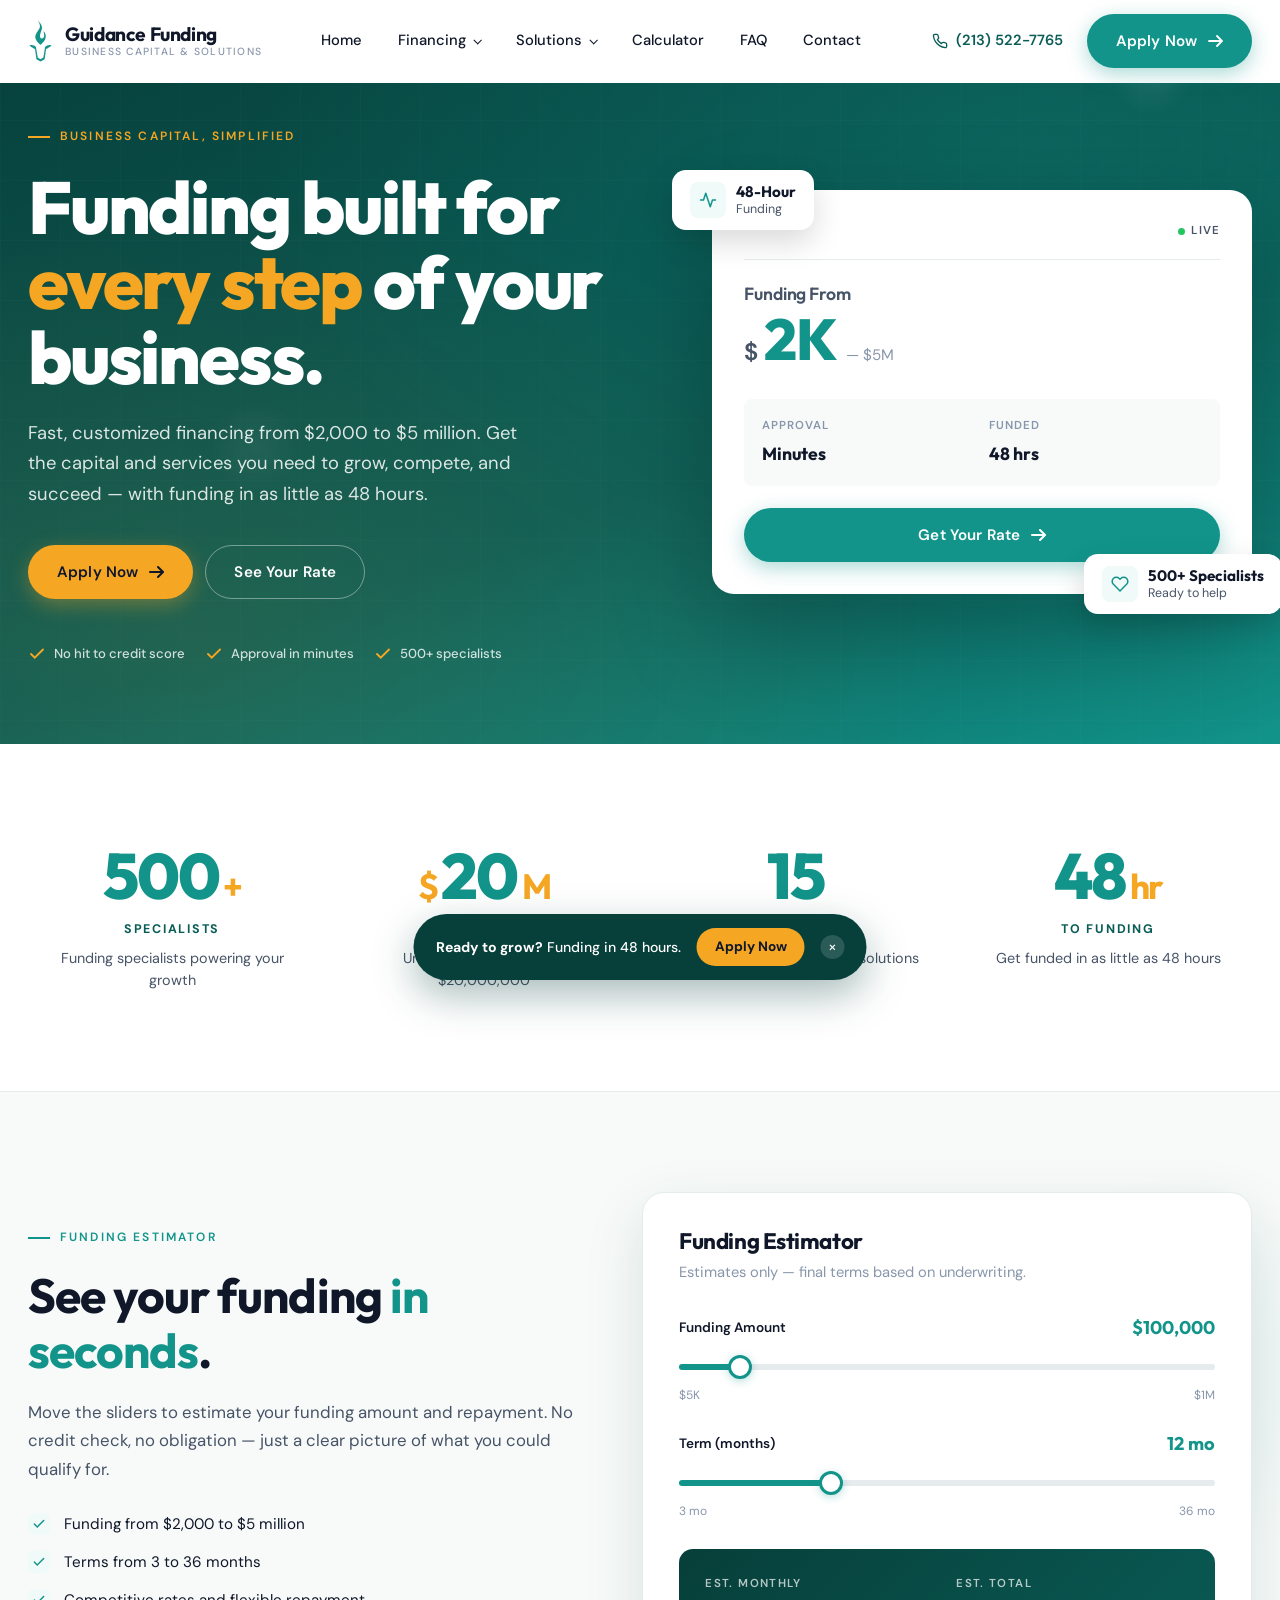
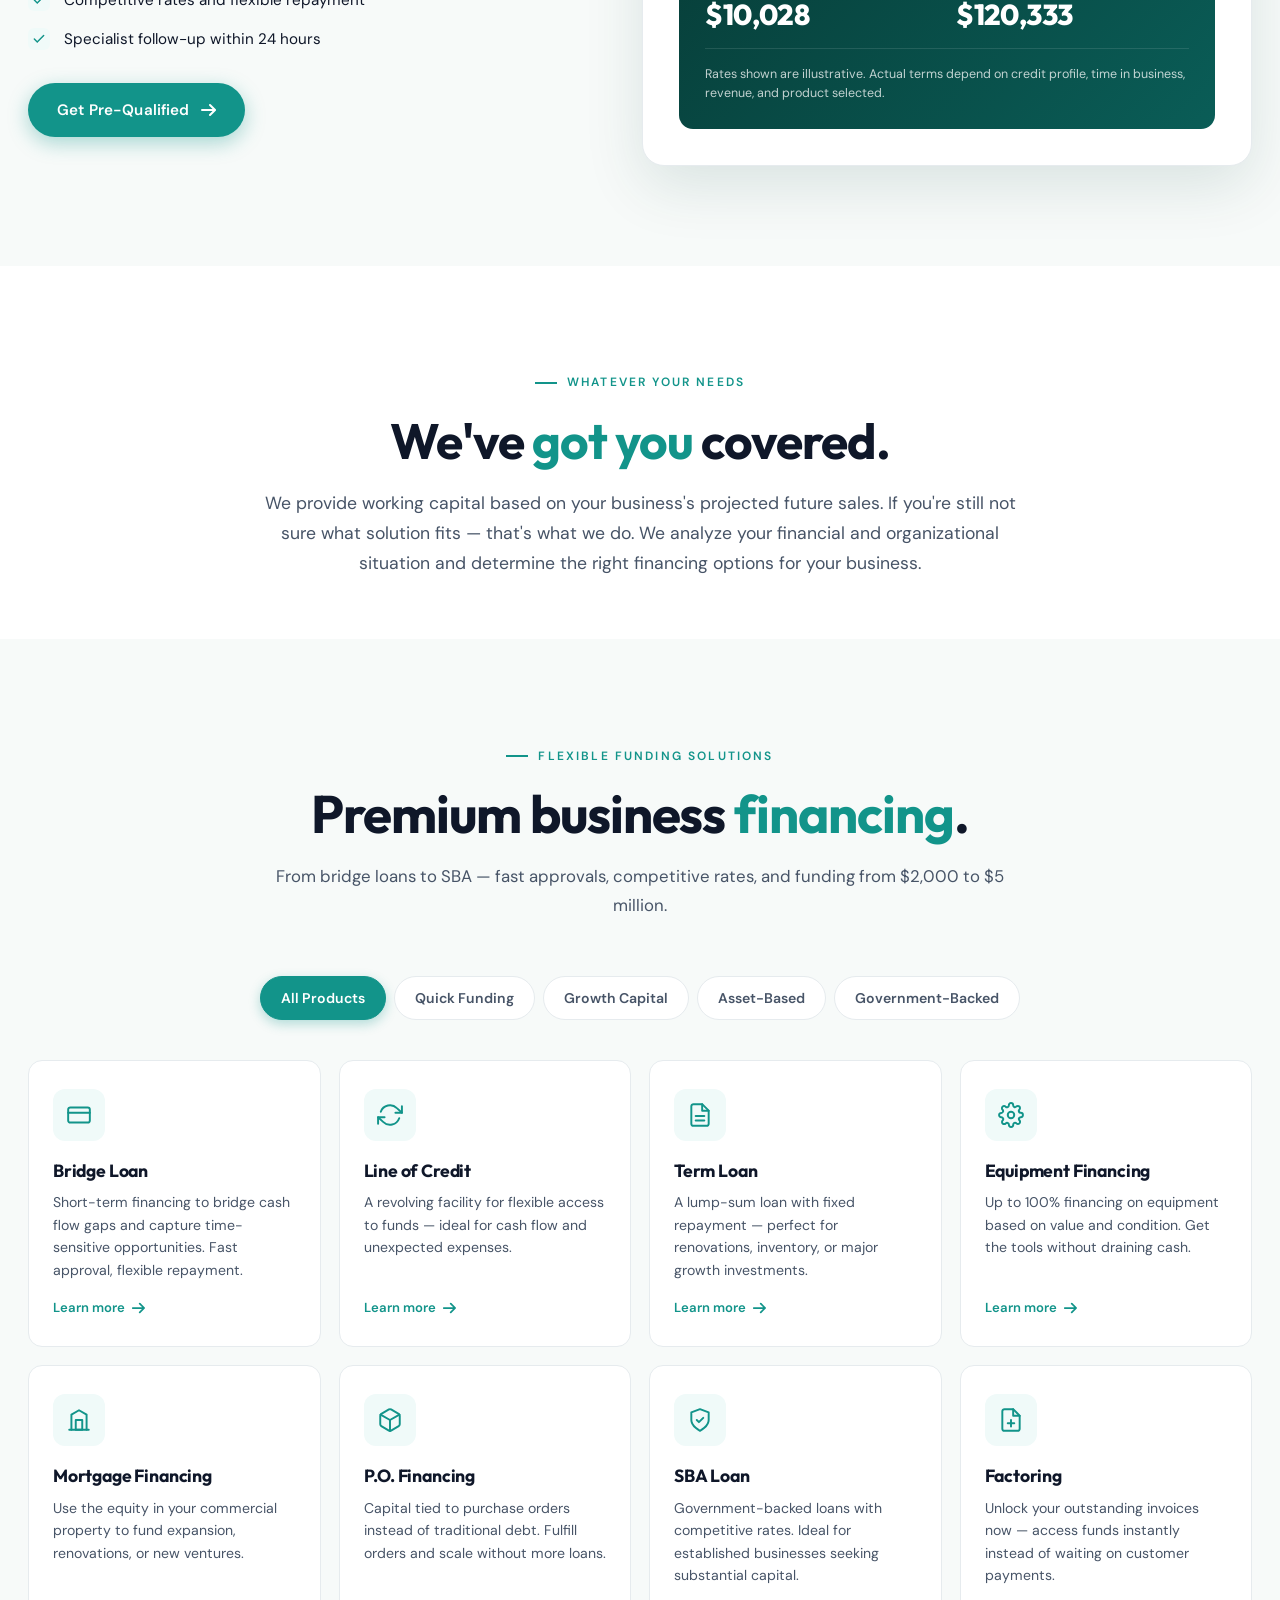
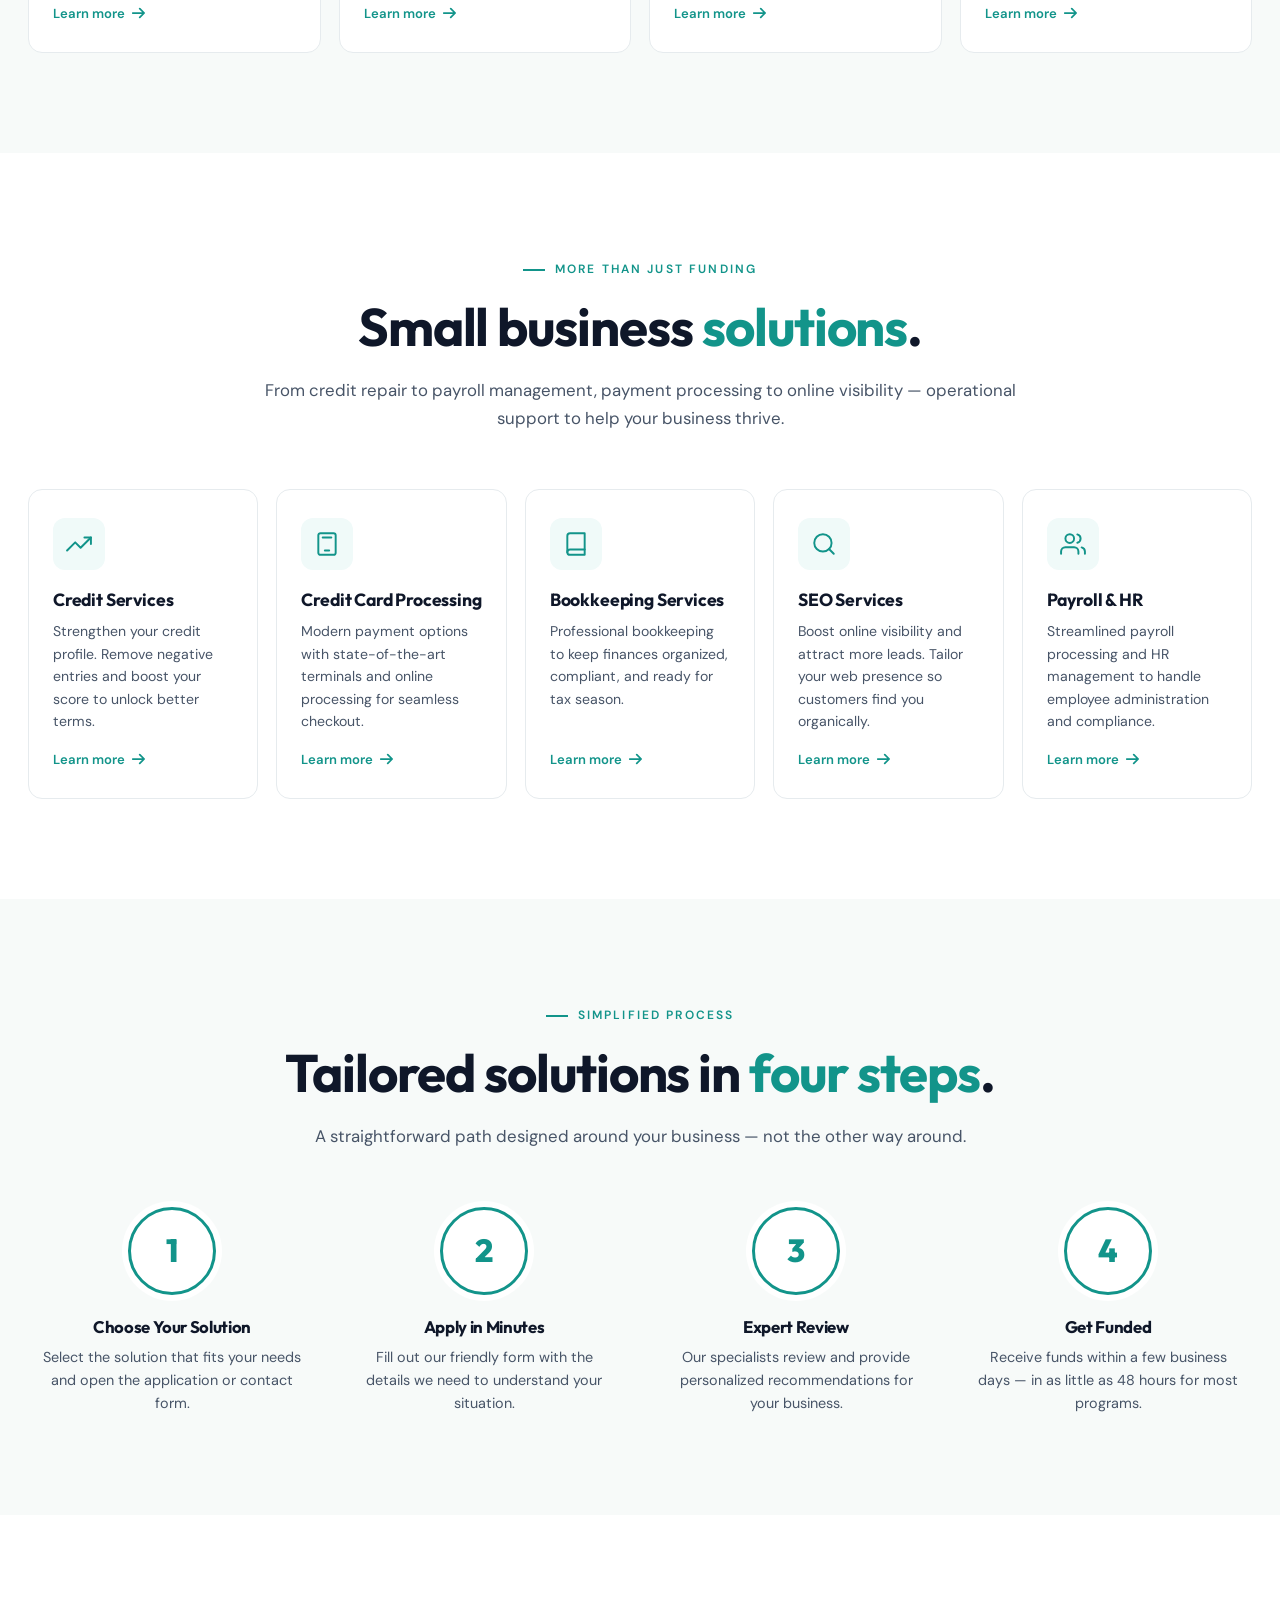
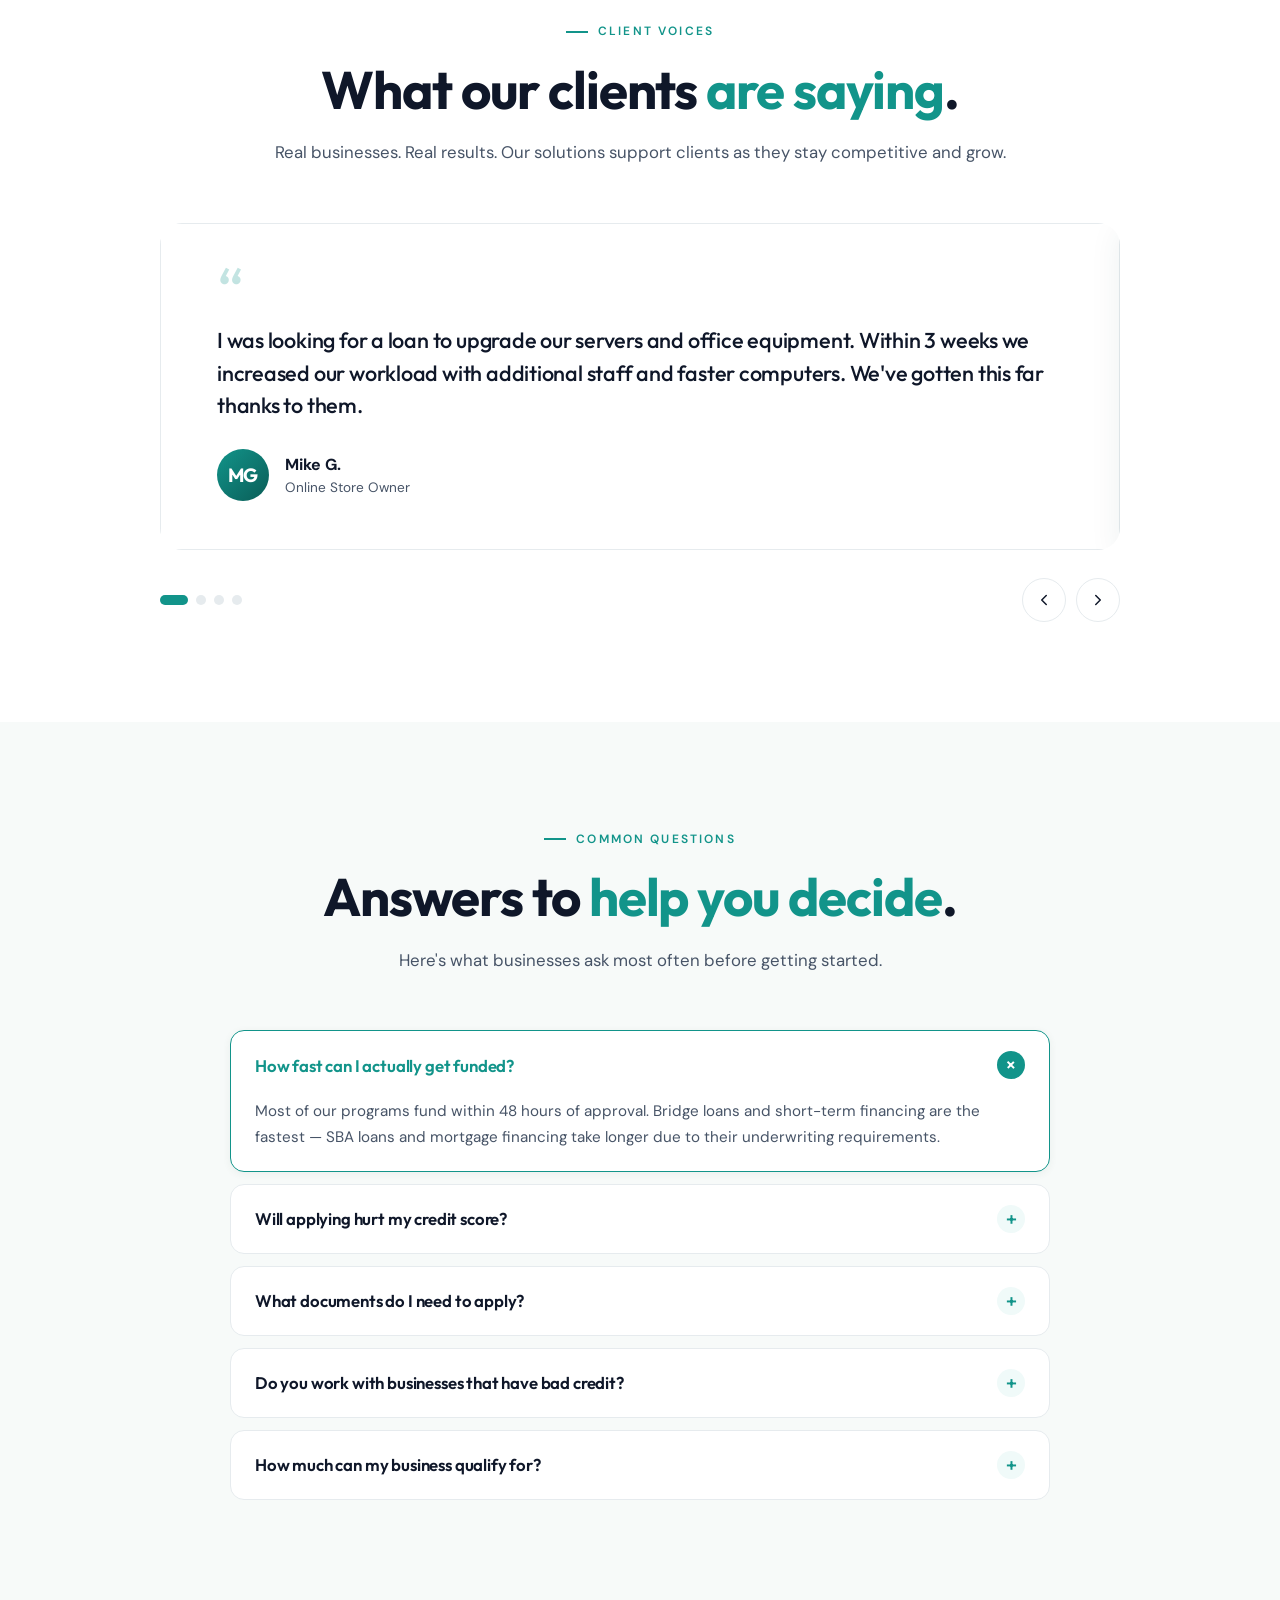
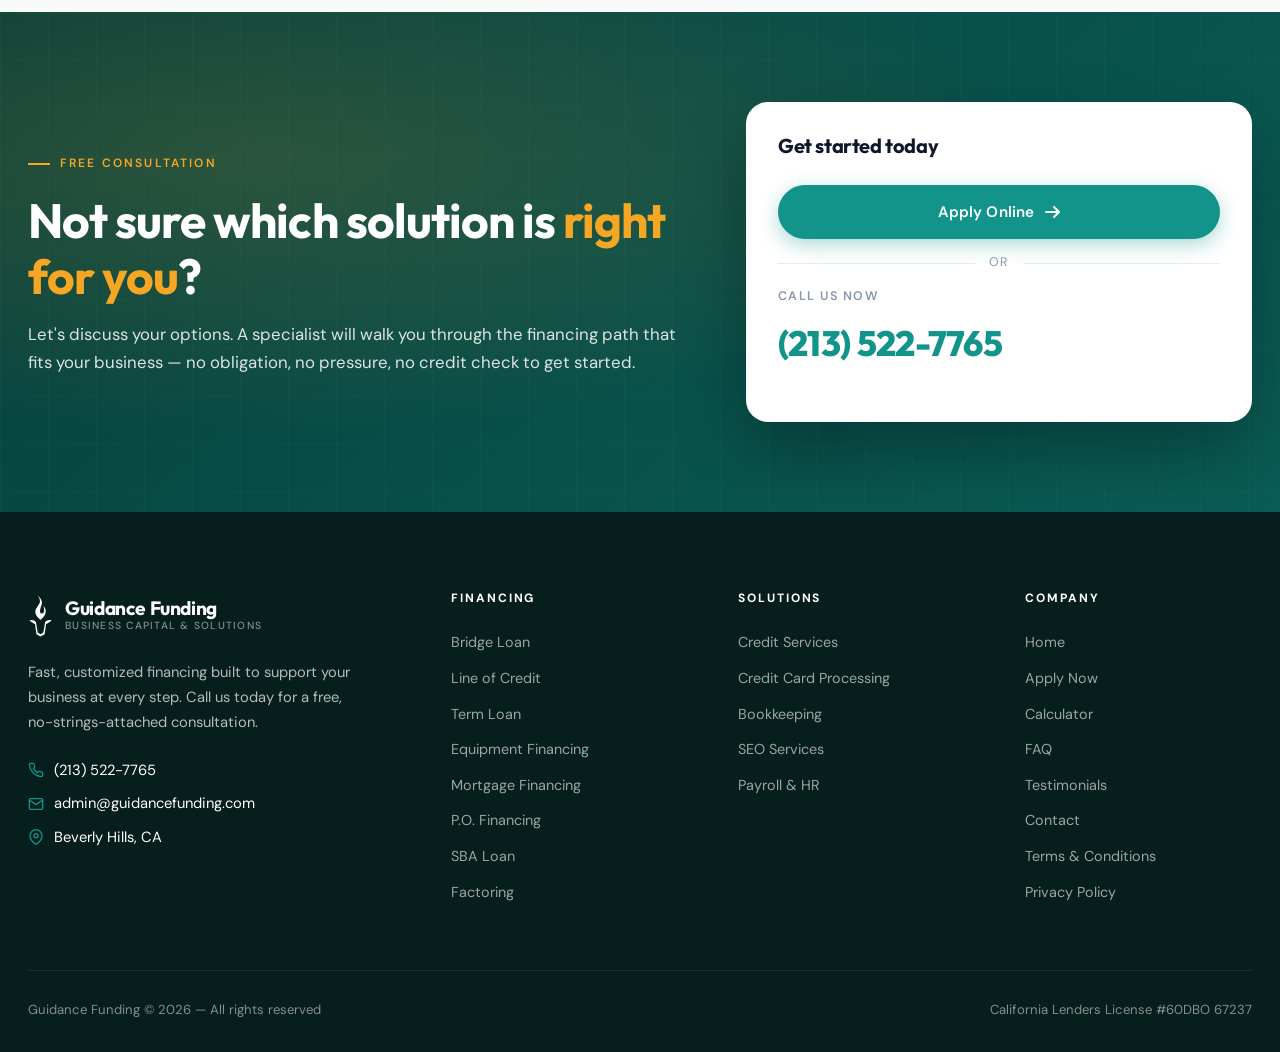
<file: index.html>
<!DOCTYPE html>
<html lang="en">
<head>
<meta charset="UTF-8" />
<meta name="viewport" content="width=device-width, initial-scale=1.0" />
<title>Guidance Funding — Custom Business Financing</title>
<meta name="description" content="Fast, customized financing built to support your business at every step. From bridge loans to SBA — funding in as little as 48 hours." />

<link rel="preconnect" href="https://fonts.googleapis.com" />
<link rel="preconnect" href="https://fonts.gstatic.com" crossorigin />
<link href="https://fonts.googleapis.com/css2?family=Outfit:wght@300;400;500;600;700;800&family=DM+Sans:opsz,wght@9..40,300;9..40,400;9..40,500;9..40,600;9..40,700&display=swap" rel="stylesheet" />

<style>
/* ============================================================
   GUIDANCE FUNDING — v2
   Newtek-inspired interactive bank site with GF teal branding
   ============================================================ */

:root {
  --teal:        #12948A;
  --teal-dark:   #0A5D57;
  --teal-deep:   #073F3A;       /* hero backdrop */
  --teal-light:  #e3f4f4;
  --teal-soft:   #f0faf9;
  --amber:       #F5A623;       /* warm accent for CTAs/highlights */
  --amber-dark:  #d9901a;
  --ink:         #0f1729;
  --body:        #475467;
  --muted:       #8896ab;
  --bg:          #ffffff;
  --bg-alt:      #f7faf9;
  --line:        #e6ebee;
  --shadow-sm:   0 2px 8px rgba(7, 63, 58, 0.06);
  --shadow-md:   0 8px 30px rgba(7, 63, 58, 0.08);
  --shadow-lg:   0 20px 60px rgba(7, 63, 58, 0.12);
  --display:     'Outfit', system-ui, -apple-system, sans-serif;
  --body-font:   'DM Sans', system-ui, -apple-system, sans-serif;
  --radius:      14px;
  --radius-sm:   8px;
  --radius-lg:   22px;
}

* { box-sizing: border-box; margin: 0; padding: 0; }
html { scroll-behavior: smooth; }
body {
  font-family: var(--body-font);
  font-size: 16px;
  line-height: 1.6;
  color: var(--ink);
  background: var(--bg);
  -webkit-font-smoothing: antialiased;
  -moz-osx-font-smoothing: grayscale;
  overflow-x: hidden;
}
a { color: inherit; text-decoration: none; }
button { font: inherit; background: none; border: none; color: inherit; cursor: pointer; }
ul { list-style: none; }
img, svg { display: block; max-width: 100%; }
h1, h2, h3, h4, h5 {
  font-family: var(--display);
  font-weight: 700;
  line-height: 1.15;
  letter-spacing: -0.02em;
  color: var(--ink);
}

.container {
  max-width: 1280px;
  margin: 0 auto;
  padding: 0 28px;
}

/* Eyebrow */
.eyebrow {
  font-family: var(--body-font);
  font-size: 0.75rem;
  font-weight: 600;
  letter-spacing: 0.18em;
  text-transform: uppercase;
  color: var(--teal);
  display: inline-flex;
  align-items: center;
  gap: 10px;
}
.eyebrow::before {
  content: "";
  width: 22px;
  height: 2px;
  background: var(--teal);
  display: inline-block;
}

/* ============================================================
   BUTTONS
   ============================================================ */
.btn {
  display: inline-flex;
  align-items: center;
  justify-content: center;
  gap: 10px;
  padding: 14px 28px;
  font-family: var(--body-font);
  font-size: 0.95rem;
  font-weight: 600;
  letter-spacing: 0.01em;
  border-radius: 999px;
  transition: transform 0.25s ease, background 0.25s ease, color 0.25s ease, box-shadow 0.25s ease, border-color 0.25s ease;
  cursor: pointer;
  white-space: nowrap;
  border: 1.5px solid transparent;
}
.btn-primary {
  background: var(--teal);
  color: white;
  box-shadow: 0 6px 20px rgba(18, 148, 138, 0.35);
}
.btn-primary:hover {
  background: var(--teal-dark);
  transform: translateY(-2px);
  box-shadow: 0 10px 28px rgba(18, 148, 138, 0.5);
}
.btn-amber {
  background: var(--amber);
  color: var(--ink);
  box-shadow: 0 6px 20px rgba(245, 166, 35, 0.35);
}
.btn-amber:hover {
  background: var(--amber-dark);
  transform: translateY(-2px);
  box-shadow: 0 10px 28px rgba(245, 166, 35, 0.5);
}
.btn-outline {
  border-color: rgba(255,255,255,0.4);
  color: white;
}
.btn-outline:hover {
  background: white;
  color: var(--teal-dark);
  border-color: white;
}
.btn-ghost {
  border-color: var(--line);
  color: var(--ink);
}
.btn-ghost:hover {
  border-color: var(--teal);
  color: var(--teal);
  transform: translateY(-2px);
}
.btn .arrow {
  width: 16px;
  height: 16px;
  transition: transform 0.25s ease;
}
.btn:hover .arrow { transform: translateX(4px); }

/* ============================================================
   NAV
   ============================================================ */
.nav-wrap {
  position: fixed;
  top: 0; left: 0; right: 0;
  z-index: 100;
  transition: all 0.3s ease;
}
.nav {
  background: white;
  border-bottom: 1px solid transparent;
  transition: all 0.3s ease;
}
.nav-wrap.scrolled .nav {
  box-shadow: var(--shadow-sm);
  border-bottom-color: var(--line);
}
.nav-inner {
  max-width: 1280px;
  margin: 0 auto;
  padding: 14px 28px;
  display: flex;
  align-items: center;
  justify-content: space-between;
  gap: 32px;
}

.logo {
  display: flex;
  align-items: center;
  gap: 12px;
  flex-shrink: 0;
}
.logo-mark {
  height: 48px;
  display: flex;
  align-items: center;
  justify-content: center;
  color: var(--teal);
  transition: transform 0.3s ease, color 0.3s ease;
}
.logo:hover .logo-mark {
  color: var(--teal-dark);
}
.logo-mark svg { height: 100%; width: auto; display: block; fill: currentColor; }
.logo-text {
  display: flex;
  flex-direction: column;
  line-height: 1;
}
.logo-text .name {
  font-family: var(--display);
  font-size: 1.2rem;
  font-weight: 700;
  color: var(--ink);
  letter-spacing: -0.02em;
}
.logo-text .tag {
  font-size: 0.65rem;
  font-weight: 500;
  color: var(--muted);
  letter-spacing: 0.12em;
  text-transform: uppercase;
  margin-top: 3px;
}

.nav-links {
  display: flex;
  align-items: center;
  gap: 4px;
  flex-grow: 1;
  justify-content: center;
}
.nav-links > li { position: relative; }
.nav-links > li > a,
.nav-links > li > span {
  display: inline-flex;
  align-items: center;
  gap: 6px;
  padding: 10px 16px;
  font-size: 0.92rem;
  font-weight: 500;
  color: var(--ink);
  border-radius: 8px;
  transition: background 0.2s ease, color 0.2s ease;
  cursor: pointer;
}
.nav-links > li > a:hover,
.nav-links > li > span:hover {
  background: var(--teal-soft);
  color: var(--teal-dark);
}
.nav-links .has-drop > span::after {
  content: "";
  width: 5px; height: 5px;
  border-right: 1.5px solid currentColor;
  border-bottom: 1.5px solid currentColor;
  transform: rotate(45deg) translateY(-1px);
  margin-left: 2px;
  transition: transform 0.2s ease;
}
.has-drop:hover > span::after { transform: rotate(225deg) translateY(-1px); }

/* Mega dropdown */
.drop {
  position: absolute;
  top: calc(100% + 10px);
  left: 50%;
  transform: translateX(-50%) translateY(-6px);
  min-width: 600px;
  background: white;
  border: 1px solid var(--line);
  border-radius: var(--radius);
  padding: 24px;
  display: grid;
  grid-template-columns: 1fr 1fr;
  gap: 24px;
  opacity: 0;
  visibility: hidden;
  transition: all 0.22s ease;
  box-shadow: var(--shadow-lg);
}
.has-drop:hover .drop {
  opacity: 1;
  visibility: visible;
  transform: translateX(-50%) translateY(0);
}
.drop-title {
  grid-column: 1 / -1;
  font-family: var(--body-font);
  font-size: 0.7rem;
  font-weight: 700;
  letter-spacing: 0.15em;
  text-transform: uppercase;
  color: var(--teal);
  margin-bottom: 12px;
  padding-bottom: 10px;
  border-bottom: 1px solid var(--line);
}
.drop a {
  display: block;
  padding: 8px 10px;
  margin: 0 -10px;
  font-size: 0.88rem;
  color: var(--body);
  border-radius: 6px;
  transition: background 0.15s ease, color 0.15s ease, padding-left 0.15s ease;
}
.drop a:hover {
  background: var(--teal-soft);
  color: var(--teal-dark);
  padding-left: 14px;
}

.nav-right {
  display: flex;
  align-items: center;
  gap: 12px;
  flex-shrink: 0;
}
.phone-link {
  display: flex;
  align-items: center;
  gap: 8px;
  padding: 8px 12px;
  font-size: 0.92rem;
  font-weight: 600;
  color: var(--teal-dark);
  border-radius: 8px;
  transition: background 0.2s;
}
.phone-link:hover { background: var(--teal-soft); }
.phone-link svg { width: 16px; height: 16px; }

.nav-toggle {
  display: none;
  flex-direction: column;
  gap: 5px;
  padding: 10px;
}
.nav-toggle span {
  display: block;
  width: 24px; height: 2px;
  background: var(--ink);
  border-radius: 2px;
  transition: transform 0.25s ease, opacity 0.25s ease;
}
.nav-toggle.active span:nth-child(1) { transform: translateY(7px) rotate(45deg); }
.nav-toggle.active span:nth-child(2) { opacity: 0; }
.nav-toggle.active span:nth-child(3) { transform: translateY(-7px) rotate(-45deg); }

/* ============================================================
   HERO
   ============================================================ */
.hero {
  padding: 120px 0 80px;
  background:
    radial-gradient(ellipse at 80% 20%, rgba(18, 148, 138, 0.25), transparent 55%),
    radial-gradient(ellipse at 15% 85%, rgba(245, 166, 35, 0.1), transparent 50%),
    linear-gradient(160deg, var(--teal-deep) 0%, var(--teal-dark) 60%, var(--teal) 100%);
  color: white;
  position: relative;
  overflow: hidden;
}
.hero::before {
  content: "";
  position: absolute;
  inset: 0;
  background-image:
    radial-gradient(circle at 90% 10%, rgba(255,255,255,0.08) 0%, transparent 3%),
    radial-gradient(circle at 20% 60%, rgba(255,255,255,0.05) 0%, transparent 4%),
    radial-gradient(circle at 70% 75%, rgba(255,255,255,0.06) 0%, transparent 3%);
  pointer-events: none;
}
/* Decorative grid pattern */
.hero::after {
  content: "";
  position: absolute;
  inset: 0;
  background-image:
    linear-gradient(rgba(255,255,255,0.03) 1px, transparent 1px),
    linear-gradient(90deg, rgba(255,255,255,0.03) 1px, transparent 1px);
  background-size: 60px 60px;
  pointer-events: none;
  opacity: 0.5;
}

.hero-inner {
  position: relative;
  z-index: 1;
  display: grid;
  grid-template-columns: 1.15fr 1fr;
  gap: 64px;
  align-items: center;
}
.hero-left .eyebrow {
  color: var(--amber);
  margin-bottom: 22px;
}
.hero-left .eyebrow::before { background: var(--amber); }
.hero h1 {
  color: white;
  font-size: clamp(2.7rem, 5.8vw, 4.6rem);
  font-weight: 800;
  line-height: 1.02;
  letter-spacing: -0.03em;
  margin-bottom: 24px;
}
.hero h1 .highlight {
  color: var(--amber);
  display: inline-block;
}
.hero-sub {
  font-size: 1.15rem;
  line-height: 1.65;
  color: rgba(255,255,255,0.85);
  margin-bottom: 36px;
  max-width: 520px;
}
.hero-ctas {
  display: flex;
  gap: 12px;
  flex-wrap: wrap;
  margin-bottom: 44px;
}
.hero-trust {
  display: flex;
  align-items: center;
  gap: 20px;
  flex-wrap: wrap;
}
.hero-trust-item {
  display: flex;
  align-items: center;
  gap: 8px;
  font-size: 0.82rem;
  color: rgba(255,255,255,0.8);
  font-weight: 500;
}
.hero-trust-item svg {
  width: 18px; height: 18px;
  color: var(--amber);
  flex-shrink: 0;
}

/* Hero right - interactive rate card */
.hero-right {
  position: relative;
}
.rate-card {
  background: white;
  border-radius: var(--radius-lg);
  padding: 32px;
  box-shadow: 0 40px 100px rgba(0,0,0,0.25);
  color: var(--ink);
  position: relative;
  transform: rotate(0deg);
  transition: transform 0.4s ease;
}
.rate-card:hover { transform: translateY(-6px); }
.rate-card-head {
  display: flex;
  justify-content: flex-end;
  align-items: center;
  margin-bottom: 24px;
  padding-bottom: 18px;
  border-bottom: 1px solid var(--line);
}
.rate-card-head .badge {
  background: var(--teal-soft);
  color: var(--teal-dark);
  padding: 5px 12px;
  font-size: 0.72rem;
  font-weight: 700;
  letter-spacing: 0.08em;
  text-transform: uppercase;
  border-radius: 999px;
}
.rate-card-head .live {
  display: flex;
  align-items: center;
  gap: 6px;
  font-size: 0.72rem;
  font-weight: 600;
  color: var(--body);
  text-transform: uppercase;
  letter-spacing: 0.1em;
}
.rate-card-head .live .dot {
  width: 7px; height: 7px;
  border-radius: 50%;
  background: #22c55e;
  box-shadow: 0 0 0 0 rgba(34, 197, 94, 0.7);
  animation: pulse 2s infinite;
}
@keyframes pulse {
  0% { box-shadow: 0 0 0 0 rgba(34, 197, 94, 0.7); }
  70% { box-shadow: 0 0 0 8px rgba(34, 197, 94, 0); }
  100% { box-shadow: 0 0 0 0 rgba(34, 197, 94, 0); }
}
.rate-card h3 {
  font-size: 1.1rem;
  font-weight: 600;
  color: var(--body);
  margin-bottom: 6px;
  letter-spacing: -0.01em;
}
.rate-display {
  display: flex;
  align-items: baseline;
  gap: 6px;
  margin-bottom: 28px;
}
.rate-display .prefix {
  font-size: 1.5rem;
  font-weight: 600;
  color: var(--body);
}
.rate-display .amount {
  font-family: var(--display);
  font-size: 3.6rem;
  font-weight: 800;
  color: var(--teal);
  letter-spacing: -0.03em;
  line-height: 1;
}
.rate-display .per {
  font-size: 0.95rem;
  color: var(--muted);
  margin-left: 4px;
}
.rate-meta {
  display: grid;
  grid-template-columns: 1fr 1fr;
  gap: 14px;
  padding: 18px;
  background: var(--bg-alt);
  border-radius: var(--radius-sm);
}
.rate-meta .item .k {
  font-size: 0.72rem;
  font-weight: 600;
  color: var(--muted);
  text-transform: uppercase;
  letter-spacing: 0.08em;
  margin-bottom: 4px;
}
.rate-meta .item .v {
  font-family: var(--display);
  font-size: 1.1rem;
  font-weight: 700;
  color: var(--ink);
}
.rate-card-foot {
  margin-top: 22px;
  display: flex;
  align-items: center;
  gap: 12px;
}
.rate-card-foot .btn {
  flex: 1;
}
.rate-card-foot .small {
  font-size: 0.75rem;
  color: var(--muted);
  line-height: 1.4;
}

/* Floating stat badges around hero right */
.float-badge {
  position: absolute;
  background: white;
  padding: 12px 18px;
  border-radius: 14px;
  box-shadow: 0 12px 30px rgba(0,0,0,0.15);
  display: flex;
  align-items: center;
  gap: 10px;
  animation: float 4s ease-in-out infinite;
  z-index: 3;
}
.float-badge .icon {
  width: 36px; height: 36px;
  background: var(--teal-soft);
  border-radius: 8px;
  display: flex;
  align-items: center;
  justify-content: center;
  color: var(--teal);
  flex-shrink: 0;
}
.float-badge .icon svg { width: 18px; height: 18px; }
.float-badge .text {
  font-size: 0.85rem;
  line-height: 1.2;
}
.float-badge .text strong {
  font-family: var(--display);
  font-weight: 700;
  color: var(--ink);
  display: block;
  font-size: 0.95rem;
}
.float-badge .text span {
  color: var(--body);
  font-size: 0.78rem;
}
.float-badge.top {
  top: -20px;
  left: -40px;
  animation-delay: 0s;
}
.float-badge.bottom {
  bottom: -20px;
  right: -30px;
  animation-delay: 2s;
}
@keyframes float {
  0%, 100% { transform: translateY(0); }
  50% { transform: translateY(-10px); }
}

/* ============================================================
   STATS (counter strip)
   ============================================================ */
.stats {
  background: white;
  padding: 80px 0;
  border-bottom: 1px solid var(--line);
}
.stats-grid {
  display: grid;
  grid-template-columns: repeat(4, 1fr);
  gap: 24px;
}
.stat {
  text-align: center;
  padding: 20px;
}
.stat .num {
  font-family: var(--display);
  font-size: clamp(2.8rem, 5vw, 4rem);
  font-weight: 800;
  color: var(--teal);
  line-height: 1;
  letter-spacing: -0.03em;
  display: flex;
  align-items: baseline;
  justify-content: center;
  gap: 4px;
  margin-bottom: 12px;
}
.stat .num .prefix, .stat .num .suffix {
  font-size: 0.55em;
  font-weight: 700;
  color: var(--amber);
}
.stat .label {
  font-family: var(--body-font);
  font-size: 0.78rem;
  font-weight: 700;
  letter-spacing: 0.14em;
  text-transform: uppercase;
  color: var(--teal-dark);
  margin-bottom: 8px;
}
.stat .desc {
  font-size: 0.9rem;
  color: var(--body);
  line-height: 1.5;
}

/* ============================================================
   CALCULATOR
   ============================================================ */
.calc-section {
  padding: 100px 0;
  background: var(--bg-alt);
  position: relative;
  overflow: hidden;
}
.calc-section::before {
  content: "";
  position: absolute;
  top: 10%; right: -100px;
  width: 400px; height: 400px;
  background: radial-gradient(circle, rgba(18, 148, 138, 0.06), transparent 70%);
  pointer-events: none;
}
.calc-grid {
  display: grid;
  grid-template-columns: 1fr 1.1fr;
  gap: 60px;
  align-items: center;
  position: relative;
}
.calc-left .eyebrow { margin-bottom: 20px; }
.calc-left h2 {
  font-size: clamp(2rem, 3.8vw, 3rem);
  margin-bottom: 20px;
}
.calc-left h2 .accent { color: var(--teal); }
.calc-left p {
  font-size: 1.05rem;
  color: var(--body);
  margin-bottom: 28px;
  line-height: 1.7;
}
.calc-features {
  display: flex;
  flex-direction: column;
  gap: 14px;
  margin-bottom: 32px;
}
.calc-feat {
  display: flex;
  align-items: center;
  gap: 14px;
  font-size: 0.95rem;
  color: var(--ink);
}
.calc-feat svg {
  width: 22px; height: 22px;
  color: var(--teal);
  flex-shrink: 0;
  background: var(--teal-soft);
  padding: 4px;
  border-radius: 6px;
}

.calc-widget {
  background: white;
  border-radius: var(--radius-lg);
  padding: 36px;
  box-shadow: var(--shadow-lg);
  border: 1px solid var(--line);
}
.calc-widget h3 {
  font-size: 1.4rem;
  margin-bottom: 6px;
}
.calc-widget .sub {
  font-size: 0.92rem;
  color: var(--muted);
  margin-bottom: 28px;
}

.calc-field {
  margin-bottom: 24px;
}
.calc-field-head {
  display: flex;
  justify-content: space-between;
  align-items: center;
  margin-bottom: 10px;
}
.calc-field-head label {
  font-size: 0.85rem;
  font-weight: 600;
  color: var(--ink);
}
.calc-field-head .value {
  font-family: var(--display);
  font-weight: 700;
  font-size: 1.15rem;
  color: var(--teal);
}
.slider {
  -webkit-appearance: none;
  width: 100%;
  height: 6px;
  background: var(--line);
  border-radius: 3px;
  outline: none;
  background-image: linear-gradient(to right, var(--teal), var(--teal));
  background-size: 0% 100%;
  background-repeat: no-repeat;
  transition: background-size 0.1s ease;
}
.slider::-webkit-slider-thumb {
  -webkit-appearance: none;
  width: 24px;
  height: 24px;
  background: white;
  border: 3px solid var(--teal);
  border-radius: 50%;
  cursor: pointer;
  box-shadow: 0 2px 8px rgba(18, 148, 138, 0.3);
  transition: transform 0.15s ease;
}
.slider::-webkit-slider-thumb:hover { transform: scale(1.12); }
.slider::-moz-range-thumb {
  width: 24px;
  height: 24px;
  background: white;
  border: 3px solid var(--teal);
  border-radius: 50%;
  cursor: pointer;
  box-shadow: 0 2px 8px rgba(18, 148, 138, 0.3);
}

.calc-range {
  display: flex;
  justify-content: space-between;
  margin-top: 8px;
  font-size: 0.75rem;
  color: var(--muted);
}

.calc-result {
  background: linear-gradient(135deg, var(--teal-deep), var(--teal-dark));
  color: white;
  padding: 26px;
  border-radius: var(--radius);
  margin-top: 28px;
}
.calc-result-grid {
  display: grid;
  grid-template-columns: 1fr 1fr;
  gap: 18px;
  margin-bottom: 20px;
}
.calc-result-item .label {
  font-size: 0.72rem;
  font-weight: 600;
  letter-spacing: 0.12em;
  text-transform: uppercase;
  color: rgba(255,255,255,0.7);
  margin-bottom: 6px;
}
.calc-result-item .v {
  font-family: var(--display);
  font-weight: 800;
  font-size: 1.8rem;
  line-height: 1;
  letter-spacing: -0.02em;
}
.calc-result-item .v .small { font-size: 0.55em; font-weight: 500; }
.calc-result .note {
  font-size: 0.78rem;
  opacity: 0.75;
  line-height: 1.5;
  padding-top: 16px;
  border-top: 1px solid rgba(255,255,255,0.15);
}

/* ============================================================
   INTRO STATEMENT
   ============================================================ */
.intro {
  padding: 100px 0 60px;
  text-align: center;
}
.intro-inner {
  max-width: 840px;
  margin: 0 auto;
}
.intro .eyebrow { margin-bottom: 20px; }
.intro h2 {
  font-size: clamp(2.1rem, 3.9vw, 3.1rem);
  margin-bottom: 20px;
}
.intro h2 .accent { color: var(--teal); }
.intro p {
  font-size: 1.1rem;
  line-height: 1.7;
  color: var(--body);
}

/* ============================================================
   SECTION HEAD
   ============================================================ */
.section { padding: 100px 0; }
.section.alt { background: var(--bg-alt); }

.section-head {
  max-width: 760px;
  margin: 0 auto 56px;
  text-align: center;
}
.section-head .eyebrow { margin-bottom: 18px; }
.section-head h2 {
  font-size: clamp(2.2rem, 4.4vw, 3.3rem);
  margin-bottom: 18px;
}
.section-head h2 .accent { color: var(--teal); }
.section-head p {
  font-size: 1.05rem;
  line-height: 1.7;
  color: var(--body);
}

/* ============================================================
   PRODUCT FILTER TABS
   ============================================================ */
.filter-tabs {
  display: flex;
  justify-content: center;
  gap: 8px;
  margin-bottom: 40px;
  flex-wrap: wrap;
}
.filter-tab {
  padding: 10px 20px;
  border-radius: 999px;
  font-size: 0.88rem;
  font-weight: 600;
  color: var(--body);
  background: white;
  border: 1px solid var(--line);
  cursor: pointer;
  transition: all 0.22s ease;
}
.filter-tab:hover {
  border-color: var(--teal);
  color: var(--teal);
}
.filter-tab.active {
  background: var(--teal);
  color: white;
  border-color: var(--teal);
  box-shadow: 0 4px 12px rgba(18, 148, 138, 0.3);
}

/* ============================================================
   PRODUCT CARDS
   ============================================================ */
.prod-grid {
  display: grid;
  grid-template-columns: repeat(4, 1fr);
  gap: 18px;
}
.sol-grid {
  display: grid;
  grid-template-columns: repeat(5, 1fr);
  gap: 18px;
}
.prod {
  background: white;
  border-radius: var(--radius);
  padding: 28px 24px;
  border: 1px solid var(--line);
  display: flex;
  flex-direction: column;
  transition: all 0.35s cubic-bezier(.25,.46,.45,.94);
  position: relative;
  overflow: hidden;
  min-height: 280px;
  cursor: pointer;
}
.prod::before {
  content: "";
  position: absolute;
  top: 0; left: 0;
  width: 100%;
  height: 3px;
  background: linear-gradient(90deg, var(--teal), var(--amber));
  transform: scaleX(0);
  transform-origin: left;
  transition: transform 0.4s cubic-bezier(.25,.46,.45,.94);
}
.prod:hover {
  transform: translateY(-6px);
  border-color: var(--teal);
  box-shadow: var(--shadow-md);
}
.prod:hover::before { transform: scaleX(1); }
.prod-icon {
  width: 52px;
  height: 52px;
  background: var(--teal-soft);
  border-radius: 12px;
  display: flex;
  align-items: center;
  justify-content: center;
  margin-bottom: 20px;
  transition: all 0.3s ease;
}
.prod-icon svg {
  width: 26px; height: 26px;
  color: var(--teal);
  transition: color 0.3s ease;
}
.prod:hover .prod-icon {
  background: var(--teal);
  transform: scale(1.05);
}
.prod:hover .prod-icon svg { color: white; }
.prod h3 {
  font-size: 1.1rem;
  font-weight: 700;
  margin-bottom: 10px;
  letter-spacing: -0.01em;
}
.prod p {
  font-size: 0.88rem;
  color: var(--body);
  line-height: 1.6;
  flex-grow: 1;
  margin-bottom: 16px;
}
.prod .learn {
  font-size: 0.82rem;
  font-weight: 600;
  color: var(--teal);
  display: inline-flex;
  align-items: center;
  gap: 6px;
  transition: gap 0.2s ease;
}
.prod:hover .learn { gap: 12px; }
.prod .learn svg { width: 14px; height: 14px; }

.prod.hidden {
  display: none;
}

/* ============================================================
   PROCESS
   ============================================================ */
.process-grid {
  display: grid;
  grid-template-columns: repeat(4, 1fr);
  gap: 24px;
  position: relative;
}
.step {
  position: relative;
  z-index: 1;
  text-align: center;
  padding: 0 12px;
}
.step-badge {
  width: 88px;
  height: 88px;
  border-radius: 50%;
  background: white;
  border: 3px solid var(--teal);
  color: var(--teal);
  font-family: var(--display);
  font-size: 2rem;
  font-weight: 800;
  display: flex;
  align-items: center;
  justify-content: center;
  margin: 0 auto 22px;
  transition: all 0.35s ease;
  position: relative;
  box-shadow: 0 0 0 6px white;
}
.step-badge::after {
  content: "";
  position: absolute;
  inset: -3px;
  border-radius: 50%;
  border: 2px solid transparent;
  transition: border-color 0.35s ease, transform 0.35s ease;
}
.step:hover .step-badge {
  background: var(--teal);
  color: white;
  transform: translateY(-4px);
  box-shadow: 0 0 0 6px white, 0 12px 24px rgba(18, 148, 138, 0.25);
}
.step:hover .step-badge::after {
  border-color: rgba(18, 148, 138, 0.25);
  transform: scale(1.1);
}
.step h4 {
  font-size: 1.05rem;
  font-weight: 700;
  margin-bottom: 10px;
}
.step p {
  font-size: 0.9rem;
  color: var(--body);
  line-height: 1.6;
}

/* ============================================================
   TESTIMONIALS CAROUSEL
   ============================================================ */
.test-wrap {
  position: relative;
  max-width: 960px;
  margin: 0 auto;
}
.test-viewport {
  overflow: hidden;
  border-radius: var(--radius-lg);
}
.test-track {
  display: flex;
  transition: transform 0.55s cubic-bezier(.25,.46,.45,.94);
}
.test-slide {
  flex: 0 0 100%;
  padding: 48px 56px;
  background: white;
  border: 1px solid var(--line);
  box-shadow: var(--shadow-md);
}
.test-slide .qmark {
  font-family: var(--display);
  font-size: 4rem;
  line-height: 0.6;
  color: var(--teal);
  opacity: 0.25;
  margin-bottom: 14px;
}
.test-slide blockquote {
  font-family: var(--display);
  font-size: 1.35rem;
  font-weight: 500;
  line-height: 1.5;
  color: var(--ink);
  letter-spacing: -0.01em;
  margin-bottom: 28px;
}
.test-slide .cite {
  display: flex;
  align-items: center;
  gap: 16px;
}
.test-slide .avatar {
  width: 52px;
  height: 52px;
  border-radius: 50%;
  background: linear-gradient(135deg, var(--teal), var(--teal-dark));
  color: white;
  display: flex;
  align-items: center;
  justify-content: center;
  font-family: var(--display);
  font-weight: 700;
  font-size: 1.2rem;
  letter-spacing: -0.02em;
}
.test-slide .meta .name {
  font-weight: 700;
  font-size: 1rem;
  color: var(--ink);
}
.test-slide .meta .role {
  font-size: 0.85rem;
  color: var(--body);
}

.test-controls {
  display: flex;
  justify-content: space-between;
  align-items: center;
  margin-top: 28px;
}
.test-dots {
  display: flex;
  gap: 8px;
}
.test-dot {
  width: 10px;
  height: 10px;
  border-radius: 50%;
  background: var(--line);
  cursor: pointer;
  transition: all 0.25s ease;
}
.test-dot.active {
  background: var(--teal);
  width: 28px;
  border-radius: 999px;
}
.test-arrows {
  display: flex;
  gap: 10px;
}
.test-arrow {
  width: 44px;
  height: 44px;
  border-radius: 50%;
  background: white;
  border: 1px solid var(--line);
  display: flex;
  align-items: center;
  justify-content: center;
  cursor: pointer;
  transition: all 0.25s ease;
}
.test-arrow:hover {
  border-color: var(--teal);
  background: var(--teal);
  color: white;
  transform: translateY(-2px);
}
.test-arrow svg { width: 18px; height: 18px; }

/* ============================================================
   FAQ ACCORDION
   ============================================================ */
.faq-wrap {
  max-width: 820px;
  margin: 0 auto;
}
.faq {
  background: white;
  border: 1px solid var(--line);
  border-radius: var(--radius);
  margin-bottom: 12px;
  overflow: hidden;
  transition: all 0.25s ease;
}
.faq:hover { border-color: var(--teal); }
.faq.open { border-color: var(--teal); box-shadow: var(--shadow-sm); }
.faq-q {
  width: 100%;
  display: flex;
  justify-content: space-between;
  align-items: center;
  padding: 20px 24px;
  cursor: pointer;
  text-align: left;
  gap: 16px;
}
.faq-q h4 {
  font-size: 1.05rem;
  font-weight: 600;
  letter-spacing: -0.01em;
  transition: color 0.2s;
}
.faq.open .faq-q h4 { color: var(--teal); }
.faq-plus {
  width: 28px;
  height: 28px;
  border-radius: 50%;
  background: var(--teal-soft);
  color: var(--teal);
  display: flex;
  align-items: center;
  justify-content: center;
  flex-shrink: 0;
  font-size: 1.2rem;
  font-weight: 600;
  transition: all 0.3s ease;
}
.faq.open .faq-plus {
  background: var(--teal);
  color: white;
  transform: rotate(45deg);
}
.faq-a {
  max-height: 0;
  overflow: hidden;
  transition: max-height 0.4s cubic-bezier(.4,0,.2,1);
}
.faq-a-inner {
  padding: 0 24px 20px;
  color: var(--body);
  line-height: 1.7;
  font-size: 0.95rem;
}
.faq.open .faq-a {
  max-height: 400px;
}

/* ============================================================
   CTA BLOCK
   ============================================================ */
.cta-block {
  padding: 90px 0;
  position: relative;
  overflow: hidden;
  background:
    radial-gradient(ellipse at 20% 30%, rgba(245, 166, 35, 0.15), transparent 55%),
    linear-gradient(135deg, var(--teal-deep) 0%, var(--teal-dark) 100%);
  color: white;
}
.cta-block::before {
  content: "";
  position: absolute;
  inset: 0;
  background-image:
    linear-gradient(rgba(255,255,255,0.02) 1px, transparent 1px),
    linear-gradient(90deg, rgba(255,255,255,0.02) 1px, transparent 1px);
  background-size: 48px 48px;
  pointer-events: none;
}
.cta-inner {
  position: relative;
  z-index: 1;
  display: grid;
  grid-template-columns: 1.3fr 1fr;
  gap: 60px;
  align-items: center;
}
.cta-left .eyebrow { color: var(--amber); margin-bottom: 20px; }
.cta-left .eyebrow::before { background: var(--amber); }
.cta-left h2 {
  color: white;
  font-size: clamp(2rem, 3.8vw, 3rem);
  margin-bottom: 16px;
}
.cta-left h2 .highlight { color: var(--amber); }
.cta-left p {
  font-size: 1.05rem;
  line-height: 1.7;
  color: rgba(255,255,255,0.85);
}
.cta-right {
  background: white;
  color: var(--ink);
  padding: 32px;
  border-radius: var(--radius-lg);
  box-shadow: 0 30px 70px rgba(0,0,0,0.3);
}
.cta-right h3 {
  font-size: 1.25rem;
  margin-bottom: 18px;
}
.cta-right .phone-big {
  font-family: var(--display);
  font-size: 2.2rem;
  font-weight: 800;
  color: var(--teal);
  letter-spacing: -0.02em;
  display: block;
  margin: 8px 0 18px;
  transition: color 0.2s;
}
.cta-right .phone-big:hover { color: var(--teal-dark); }
.cta-right .phone-label {
  font-size: 0.78rem;
  font-weight: 600;
  letter-spacing: 0.12em;
  text-transform: uppercase;
  color: var(--muted);
}
.cta-right .btn { width: 100%; margin-top: 10px; }
.cta-right .or {
  text-align: center;
  margin: 14px 0;
  font-size: 0.78rem;
  color: var(--muted);
  letter-spacing: 0.12em;
  text-transform: uppercase;
  position: relative;
}
.cta-right .or::before,
.cta-right .or::after {
  content: "";
  position: absolute;
  top: 50%;
  width: calc(50% - 24px);
  height: 1px;
  background: var(--line);
}
.cta-right .or::before { left: 0; }
.cta-right .or::after { right: 0; }

/* ============================================================
   STICKY CTA BAR
   ============================================================ */
.sticky-cta {
  position: fixed;
  bottom: 20px;
  left: 50%;
  transform: translate(-50%, 100px);
  background: var(--teal-deep);
  color: white;
  padding: 14px 22px;
  border-radius: 999px;
  display: flex;
  align-items: center;
  gap: 16px;
  box-shadow: 0 15px 40px rgba(7, 63, 58, 0.35);
  z-index: 90;
  transition: transform 0.4s cubic-bezier(.25,.46,.45,.94);
  max-width: calc(100vw - 32px);
}
.sticky-cta.show { transform: translate(-50%, 0); }
.sticky-cta .text {
  font-size: 0.88rem;
  font-weight: 500;
}
.sticky-cta .text strong { font-weight: 700; }
.sticky-cta a {
  background: var(--amber);
  color: var(--ink);
  padding: 8px 18px;
  border-radius: 999px;
  font-size: 0.85rem;
  font-weight: 700;
  white-space: nowrap;
  transition: background 0.2s ease, transform 0.2s ease;
}
.sticky-cta a:hover {
  background: var(--amber-dark);
  transform: translateY(-2px);
}
.sticky-cta .close {
  width: 24px;
  height: 24px;
  border-radius: 50%;
  background: rgba(255,255,255,0.15);
  color: white;
  display: flex;
  align-items: center;
  justify-content: center;
  font-size: 1rem;
  cursor: pointer;
  transition: background 0.2s;
}
.sticky-cta .close:hover { background: rgba(255,255,255,0.25); }

/* ============================================================
   FOOTER
   ============================================================ */
.footer {
  background: #061e1c;
  color: rgba(255,255,255,0.7);
  padding: 80px 0 32px;
}
.footer-grid {
  display: grid;
  grid-template-columns: 1.6fr 1fr 1fr 1fr;
  gap: 60px;
  margin-bottom: 56px;
}
.footer .logo-text .name { color: white; }
.footer .logo-text .tag { color: rgba(255,255,255,0.5); }
/* Footer inverts the inline logo SVG to white for contrast on the dark footer */
.footer .logo-mark { color: white; }
.footer .logo:hover .logo-mark { color: rgba(255,255,255,0.8); }
.footer-about p {
  font-size: 0.92rem;
  line-height: 1.7;
  margin: 20px 0 24px;
  max-width: 340px;
}
.footer-contact-line {
  display: flex;
  align-items: center;
  gap: 10px;
  font-size: 0.92rem;
  color: white;
  margin-bottom: 10px;
  transition: color 0.2s;
}
a.footer-contact-line:hover { color: var(--teal); }
.footer-contact-line svg {
  width: 16px; height: 16px;
  color: var(--teal);
  flex-shrink: 0;
}
.footer-col h5 {
  font-family: var(--body-font);
  font-size: 0.75rem;
  font-weight: 700;
  letter-spacing: 0.16em;
  text-transform: uppercase;
  color: white;
  margin-bottom: 24px;
}
.footer-col ul li { margin-bottom: 10px; }
.footer-col a {
  font-size: 0.9rem;
  color: rgba(255,255,255,0.6);
  transition: color 0.2s, padding-left 0.2s;
}
.footer-col a:hover {
  color: var(--teal);
  padding-left: 4px;
}
.footer-bottom {
  padding-top: 28px;
  border-top: 1px solid rgba(255,255,255,0.08);
  display: flex;
  justify-content: space-between;
  flex-wrap: wrap;
  gap: 14px;
  font-size: 0.82rem;
  color: rgba(255,255,255,0.5);
}

/* ============================================================
   REVEAL
   ============================================================ */
.reveal {
  opacity: 0;
  transform: translateY(30px);
  transition: opacity 0.8s ease, transform 0.8s ease;
}
.reveal.in-view {
  opacity: 1;
  transform: translateY(0);
}

/* Mobile nav default: hidden at all widths. Revealed inside the 960px media query below. */
.mobile-nav { display: none; }
.nav-toggle { display: none; }

/* ============================================================
   RESPONSIVE
   ============================================================ */
@media (max-width: 1100px) {
  .prod-grid { grid-template-columns: repeat(3, 1fr); }
  .sol-grid { grid-template-columns: repeat(3, 1fr); }
  .hero-inner { gap: 40px; }
}
@media (max-width: 960px) {
  .container { padding: 0 20px; }
  .nav-inner { padding: 12px 20px; }
  .nav-links, .nav-right .phone-link, .nav-right .btn { display: none; }
  .nav-toggle { display: flex; }

  .mobile-nav {
    display: block;
    position: fixed;
    top: 0;
    right: -100%;
    width: 320px;
    max-width: 85vw;
    height: 100vh;
    background: white;
    padding: 90px 24px 24px;
    transition: right 0.35s ease;
    overflow-y: auto;
    box-shadow: -10px 0 40px rgba(0,0,0,0.1);
    z-index: 99;
  }
  .mobile-nav.open { right: 0; }
  .mobile-nav a, .mobile-nav span {
    display: block;
    padding: 12px 14px;
    font-size: 0.95rem;
    font-weight: 500;
    color: var(--ink);
    border-radius: 8px;
    cursor: pointer;
    margin-bottom: 4px;
  }
  .mobile-nav > a:hover,
  .mobile-nav > span:hover { background: var(--teal-soft); color: var(--teal-dark); }
  .mobile-nav .group h4 {
    font-size: 0.7rem;
    font-weight: 700;
    letter-spacing: 0.16em;
    text-transform: uppercase;
    color: var(--teal);
    padding: 12px 14px 8px;
    margin-top: 10px;
  }
  .mobile-nav .group a {
    padding-left: 24px;
    font-size: 0.88rem;
    color: var(--body);
  }
  .mobile-nav .mobile-cta {
    margin-top: 20px;
    padding-top: 20px;
    border-top: 1px solid var(--line);
  }

  /* Hero: give enough top clearance for the fixed nav */
  .hero { padding: 120px 0 70px; }
  .hero h1 { font-size: clamp(2.1rem, 7vw, 3rem); }
  .hero-sub { font-size: 1.05rem; }
  .hero-inner { grid-template-columns: 1fr; gap: 50px; }
  .hero-right { max-width: 440px; margin: 0 auto; width: 100%; }
  .float-badge.top { left: 0; top: -15px; }
  .float-badge.bottom { right: 0; bottom: -15px; }

  /* Rate card: scale the big amount down */
  .rate-display .amount { font-size: 2.8rem; }
  .rate-display .prefix { font-size: 1.3rem; }

  .stats-grid { grid-template-columns: repeat(2, 1fr); gap: 32px 12px; }
  .stat { padding: 10px; }

  .calc-grid { grid-template-columns: 1fr; gap: 40px; }
  .intro { padding: 70px 0 40px; }
  .section, .calc-section { padding: 70px 0; }

  .prod-grid, .sol-grid { grid-template-columns: repeat(2, 1fr); }
  .process-grid { grid-template-columns: 1fr 1fr; gap: 40px 20px; }

  .test-slide { padding: 32px 28px; }
  .test-slide blockquote { font-size: 1.1rem; }

  .cta-inner { grid-template-columns: 1fr; gap: 40px; }

  .footer-grid { grid-template-columns: 1fr 1fr; gap: 40px; }
  .footer-about { grid-column: 1 / -1; }
  .footer-bottom { flex-direction: column; text-align: center; }

  .sticky-cta { padding: 12px 18px; gap: 12px; }
  .sticky-cta .text { font-size: 0.8rem; }
}
@media (max-width: 560px) {
  .container { padding: 0 16px; }

  /* Sticky CTA: drop text on small screens */
  .sticky-cta {
    padding: 10px 10px 10px 20px;
    gap: 10px;
    bottom: 16px;
    max-width: calc(100vw - 24px);
  }
  .sticky-cta .text { display: none; }
  .sticky-cta a { padding: 11px 22px; font-size: 0.92rem; }
  .sticky-cta .close { width: 32px; height: 32px; font-size: 1.1rem; }

  /* Hero: tighten further on phones */
  .hero { padding: 100px 0 54px; }
  .hero h1 { font-size: clamp(1.8rem, 8vw, 2.4rem); margin-bottom: 18px; }
  .hero-sub { font-size: 0.98rem; margin-bottom: 28px; }
  .hero-trust { gap: 12px 16px; }
  .hero-trust-item { font-size: 0.78rem; }

  /* Hero CTAs stack full-width */
  .hero-ctas { flex-direction: column; width: 100%; gap: 10px; margin-bottom: 32px; }
  .hero-ctas .btn { width: 100%; }

  /* Rate card scales further */
  .rate-card { padding: 24px 22px; }
  .rate-display .amount { font-size: 2.4rem; }
  .rate-display .prefix { font-size: 1.15rem; }
  .rate-display .per { font-size: 0.85rem; }
  .rate-meta { gap: 12px; }
  .rate-meta .item .v { font-size: 1.1rem; }

  /* Section grids collapse to 1 column */
  .prod-grid, .sol-grid, .process-grid { grid-template-columns: 1fr; }
  .footer-grid { grid-template-columns: 1fr; }

  /* Calculator */
  .calc-widget { padding: 24px 20px; }
  .calc-left h2 { font-size: clamp(1.6rem, 6vw, 2.2rem); }

  /* CTA block */
  .cta-right { padding: 24px; }
  .cta-left h2 { font-size: clamp(1.6rem, 6vw, 2.2rem); }

  /* Section heads scale down */
  .section-head h2, .intro h2, .stats .num { }
  .section { padding: 60px 0; }
  .calc-section { padding: 60px 0; }

  /* Stats: 2 columns but tighter */
  .stats-grid { gap: 28px 10px; }
  .stat .num { font-size: 2.2rem; }
  .stat .label { font-size: 0.88rem; }
  .stat .desc { font-size: 0.8rem; }

  /* Testimonials */
  .test-slide { padding: 26px 22px; }
  .test-slide blockquote { font-size: 1rem; }

  /* Logo text: tighten on small */
  .logo-text .name { font-size: 1.05rem; }
  .logo-text .tag { font-size: 0.6rem; letter-spacing: 0.1em; }
  .logo-mark { height: 42px; }
}
@media (max-width: 420px) {
  /* Very small phones (iPhone SE, etc.) — final tightening */
  .hero { padding: 94px 0 48px; }
  .hero h1 { font-size: 1.75rem; }
  .rate-display .amount { font-size: 2.1rem; }
  .rate-card { padding: 20px 18px; }
  .float-badge { padding: 10px 14px; }
  .float-badge .text strong { font-size: 0.88rem; }
  .float-badge .text span { font-size: 0.72rem; }
  .float-badge .icon { width: 32px; height: 32px; }
  .stat .num { font-size: 2rem; }
  .logo-text .tag { display: none; }
}
</style>
</head>
<body>

<!-- ========== NAV ========== -->
<div class="nav-wrap" id="navWrap">
  <nav class="nav">
    <div class="nav-inner">
      <a href="#home" class="logo">
        <div class="logo-mark" aria-label="Guidance Funding"><svg viewBox="0 0 1568 3000" xmlns="http://www.w3.org/2000/svg" aria-hidden="true"><path d="M784,2783.39l257.18-146.24,87.41-632.03c57.15-23.53,83.18-34.08,195.99-109.64,89.77-60.13,148.6-151.74,148.6-151.74,0,0-155.46-7.61-279.03,44.54-129.43,54.63-141.2,137.84-139.52,186.58l-94.13,554.71-176.5,107.58-176.5-107.58-94.13-554.71c1.68-48.75-10.09-131.95-139.52-186.58-123.57-52.16-279.03-44.54-279.03-44.54,0,0,58.83,91.61,148.6,151.74,112.81,75.57,138.84,86.11,195.99,109.64l87.41,632.03,257.18,146.24h0Z"/><path d="M776.75,1740.23c41.98-13.6,241.99-211.95,289.65-330.16,144.88-359.4-104.22-521.09-104.22-521.09,0,0,159.67,426.02-87.41,457.21-37.14,4.69-163.24-27.25-110.22-275.67,41.77-195.73,111.38-256.15,108.74-421.62-4-250.82-287.64-432.29-287.64-432.29,0,0,168.39,156.22,161.37,373.17-6.55,202.47-271.97,372.85-291.93,643.03-17.1,231.46,321.66,507.43,321.66,507.43h0Z"/></svg></div>
        <div class="logo-text">
          <span class="name">Guidance Funding</span>
          <span class="tag">Business Capital &amp; Solutions</span>
        </div>
      </a>

      <ul class="nav-links">
        <li><a href="#home">Home</a></li>
        <li class="has-drop">
          <span>Financing</span>
          <div class="drop">
            <h4 class="drop-title">Premium Business Financing</h4>
            <div class="drop-col">
              <a href="bridge.html">Bridge Loan</a>
              <a href="loc.html">Line of Credit</a>
              <a href="term.html">Term Loan</a>
              <a href="equipment.html">Equipment Financing</a>
            </div>
            <div class="drop-col">
              <a href="mortgage.html">Mortgage Financing</a>
              <a href="po.html">P.O. Financing</a>
              <a href="sba.html">SBA Loan</a>
              <a href="factoring.html">Factoring</a>
            </div>
          </div>
        </li>
        <li class="has-drop">
          <span>Solutions</span>
          <div class="drop">
            <h4 class="drop-title">Small Business Solutions</h4>
            <div class="drop-col">
              <a href="credit-services.html">Credit Services</a>
              <a href="ccp.html">Credit Card Processing</a>
              <a href="bookkeeping.html">Bookkeeping Services</a>
            </div>
            <div class="drop-col">
              <a href="seo.html">SEO Services</a>
              <a href="payroll.html">Payroll &amp; HR</a>
            </div>
          </div>
        </li>
        <li><a href="#calculator">Calculator</a></li>
        <li><a href="#faq">FAQ</a></li>
        <li><a href="contact.html">Contact</a></li>
      </ul>

      <div class="nav-right">
        <a href="tel:2135227765" class="phone-link">
          <svg viewBox="0 0 24 24" fill="none" stroke="currentColor" stroke-width="2" stroke-linecap="round" stroke-linejoin="round"><path d="M22 16.92v3a2 2 0 0 1-2.18 2 19.79 19.79 0 0 1-8.63-3.07 19.5 19.5 0 0 1-6-6 19.79 19.79 0 0 1-3.07-8.67A2 2 0 0 1 4.11 2h3a2 2 0 0 1 2 1.72 12.84 12.84 0 0 0 .7 2.81 2 2 0 0 1-.45 2.11L8.09 9.91a16 16 0 0 0 6 6l1.27-1.27a2 2 0 0 1 2.11-.45 12.84 12.84 0 0 0 2.81.7A2 2 0 0 1 22 16.92z"/></svg>
          (213) 522-7765
        </a>
        <a href="apply.html" class="btn btn-primary">
          Apply Now
          <svg class="arrow" viewBox="0 0 16 16" fill="none" stroke="currentColor" stroke-width="1.8" stroke-linecap="round"><path d="M2 8h12M10 3l5 5-5 5"/></svg>
        </a>
        <button class="nav-toggle" id="navToggle" aria-label="Menu">
          <span></span><span></span><span></span>
        </button>
      </div>
    </div>
  </nav>
</div>

<!-- Mobile nav drawer -->
<aside class="mobile-nav" id="mobileNav">
  <a href="#home">Home</a>
  <div class="group">
    <h4>Financing</h4>
    <a href="bridge.html">Bridge Loan</a>
    <a href="loc.html">Line of Credit</a>
    <a href="term.html">Term Loan</a>
    <a href="equipment.html">Equipment Financing</a>
    <a href="mortgage.html">Mortgage Financing</a>
    <a href="po.html">P.O. Financing</a>
    <a href="sba.html">SBA Loan</a>
    <a href="factoring.html">Factoring</a>
  </div>
  <div class="group">
    <h4>Solutions</h4>
    <a href="credit-services.html">Credit Services</a>
    <a href="ccp.html">Credit Card Processing</a>
    <a href="bookkeeping.html">Bookkeeping</a>
    <a href="seo.html">SEO Services</a>
    <a href="payroll.html">Payroll &amp; HR</a>
  </div>
  <a href="#calculator">Calculator</a>
  <a href="#faq">FAQ</a>
  <a href="contact.html">Contact</a>
  <div class="mobile-cta">
    <a href="tel:2135227765" class="btn btn-ghost" style="width:100%; margin-bottom:10px;">(213) 522-7765</a>
    <a href="apply.html" class="btn btn-primary" style="width:100%;">Apply Now</a>
  </div>
</aside>

<!-- ========== HERO ========== -->
<section class="hero" id="home">
  <div class="container hero-inner">
    <div class="hero-left">
      <div class="eyebrow">Business Capital, Simplified</div>
      <h1>
        Funding built for <span class="highlight">every step</span> of your business.
      </h1>
      <p class="hero-sub">
        Fast, customized financing from $2,000 to $5 million. Get the capital and services you need to grow, compete, and succeed &mdash; with funding in as little as 48 hours.
      </p>
      <div class="hero-ctas">
        <a href="apply.html" class="btn btn-amber">
          Apply Now
          <svg class="arrow" viewBox="0 0 16 16" fill="none" stroke="currentColor" stroke-width="2" stroke-linecap="round"><path d="M2 8h12M10 3l5 5-5 5"/></svg>
        </a>
        <a href="#calculator" class="btn btn-outline">
          See Your Rate
        </a>
      </div>
      <div class="hero-trust">
        <div class="hero-trust-item">
          <svg viewBox="0 0 24 24" fill="none" stroke="currentColor" stroke-width="2.5" stroke-linecap="round"><path d="M20 6L9 17l-5-5"/></svg>
          No hit to credit score
        </div>
        <div class="hero-trust-item">
          <svg viewBox="0 0 24 24" fill="none" stroke="currentColor" stroke-width="2.5" stroke-linecap="round"><path d="M20 6L9 17l-5-5"/></svg>
          Approval in minutes
        </div>
        <div class="hero-trust-item">
          <svg viewBox="0 0 24 24" fill="none" stroke="currentColor" stroke-width="2.5" stroke-linecap="round"><path d="M20 6L9 17l-5-5"/></svg>
          500+ specialists
        </div>
      </div>
    </div>

    <div class="hero-right">
      <div class="float-badge top">
        <div class="icon">
          <svg viewBox="0 0 24 24" fill="none" stroke="currentColor" stroke-width="2" stroke-linecap="round" stroke-linejoin="round"><polyline points="22 12 18 12 15 21 9 3 6 12 2 12"/></svg>
        </div>
        <div class="text">
          <strong>48-Hour</strong>
          <span>Funding</span>
        </div>
      </div>

      <div class="rate-card" id="heroRateCard">
        <div class="rate-card-head">
          <span class="live"><span class="dot"></span>Live</span>
        </div>
        <h3>Funding From</h3>
        <div class="rate-display">
          <span class="prefix">$</span>
          <span class="amount">2K</span>
          <span class="per">&mdash; $5M</span>
        </div>
        <div class="rate-meta">
          <div class="item">
            <div class="k">Approval</div>
            <div class="v">Minutes</div>
          </div>
          <div class="item">
            <div class="k">Funded</div>
            <div class="v">48 hrs</div>
          </div>
        </div>
        <div class="rate-card-foot">
          <a href="#calculator" class="btn btn-primary">
            Get Your Rate
            <svg class="arrow" viewBox="0 0 16 16" fill="none" stroke="currentColor" stroke-width="2" stroke-linecap="round"><path d="M2 8h12M10 3l5 5-5 5"/></svg>
          </a>
        </div>
      </div>

      <div class="float-badge bottom">
        <div class="icon">
          <svg viewBox="0 0 24 24" fill="none" stroke="currentColor" stroke-width="2" stroke-linecap="round" stroke-linejoin="round"><path d="M20.84 4.61a5.5 5.5 0 0 0-7.78 0L12 5.67l-1.06-1.06a5.5 5.5 0 0 0-7.78 7.78l1.06 1.06L12 21.23l7.78-7.78 1.06-1.06a5.5 5.5 0 0 0 0-7.78z"/></svg>
        </div>
        <div class="text">
          <strong>500+ Specialists</strong>
          <span>Ready to help</span>
        </div>
      </div>
    </div>
  </div>
</section>

<!-- ========== STATS ========== -->
<section class="stats">
  <div class="container">
    <div class="stats-grid">
      <div class="stat reveal">
        <div class="num"><span class="counter" data-target="500">0</span><span class="suffix">+</span></div>
        <div class="label">Specialists</div>
        <p class="desc">Funding specialists powering your growth</p>
      </div>
      <div class="stat reveal" style="transition-delay:0.08s;">
        <div class="num"><span class="prefix">$</span><span class="counter" data-target="20">0</span><span class="suffix">M</span></div>
        <div class="label">Funding Up To</div>
        <p class="desc">Unsecured funding up to $20,000,000</p>
      </div>
      <div class="stat reveal" style="transition-delay:0.16s;">
        <div class="num"><span class="counter" data-target="15">0</span></div>
        <div class="label">Options</div>
        <p class="desc">Comprehensive financing &amp; solutions</p>
      </div>
      <div class="stat reveal" style="transition-delay:0.24s;">
        <div class="num"><span class="counter" data-target="48">0</span><span class="suffix">hr</span></div>
        <div class="label">To Funding</div>
        <p class="desc">Get funded in as little as 48 hours</p>
      </div>
    </div>
  </div>
</section>

<!-- ========== CALCULATOR ========== -->
<section class="calc-section" id="calculator">
  <div class="container">
    <div class="calc-grid">
      <div class="calc-left reveal">
        <div class="eyebrow">Funding Estimator</div>
        <h2>See your funding <span class="accent">in seconds</span>.</h2>
        <p>
          Move the sliders to estimate your funding amount and repayment. No credit check, no obligation &mdash; just a clear picture of what you could qualify for.
        </p>
        <div class="calc-features">
          <div class="calc-feat">
            <svg viewBox="0 0 24 24" fill="none" stroke="currentColor" stroke-width="2.5" stroke-linecap="round"><path d="M20 6L9 17l-5-5"/></svg>
            Funding from $2,000 to $5 million
          </div>
          <div class="calc-feat">
            <svg viewBox="0 0 24 24" fill="none" stroke="currentColor" stroke-width="2.5" stroke-linecap="round"><path d="M20 6L9 17l-5-5"/></svg>
            Terms from 3 to 36 months
          </div>
          <div class="calc-feat">
            <svg viewBox="0 0 24 24" fill="none" stroke="currentColor" stroke-width="2.5" stroke-linecap="round"><path d="M20 6L9 17l-5-5"/></svg>
            Competitive rates and flexible repayment
          </div>
          <div class="calc-feat">
            <svg viewBox="0 0 24 24" fill="none" stroke="currentColor" stroke-width="2.5" stroke-linecap="round"><path d="M20 6L9 17l-5-5"/></svg>
            Specialist follow-up within 24 hours
          </div>
        </div>
        <a href="apply.html" class="btn btn-primary">
          Get Pre-Qualified
          <svg class="arrow" viewBox="0 0 16 16" fill="none" stroke="currentColor" stroke-width="2" stroke-linecap="round"><path d="M2 8h12M10 3l5 5-5 5"/></svg>
        </a>
      </div>

      <div class="calc-widget reveal" style="transition-delay:0.1s;">
        <h3>Funding Estimator</h3>
        <p class="sub">Estimates only &mdash; final terms based on underwriting.</p>

        <div class="calc-field">
          <div class="calc-field-head">
            <label for="amount">Funding Amount</label>
            <div class="value" id="amountVal">$100,000</div>
          </div>
          <input type="range" id="amount" class="slider" min="5000" max="1000000" step="5000" value="100000" />
          <div class="calc-range">
            <span>$5K</span>
            <span>$1M</span>
          </div>
        </div>

        <div class="calc-field">
          <div class="calc-field-head">
            <label for="term">Term (months)</label>
            <div class="value" id="termVal">12 mo</div>
          </div>
          <input type="range" id="term" class="slider" min="3" max="36" step="3" value="12" />
          <div class="calc-range">
            <span>3 mo</span>
            <span>36 mo</span>
          </div>
        </div>

        <div class="calc-result">
          <div class="calc-result-grid">
            <div class="calc-result-item">
              <div class="label">Est. Monthly</div>
              <div class="v" id="monthlyVal">$9,583</div>
            </div>
            <div class="calc-result-item">
              <div class="label">Est. Total</div>
              <div class="v" id="totalVal">$115,000</div>
            </div>
          </div>
          <div class="note">
            Rates shown are illustrative. Actual terms depend on credit profile, time in business, revenue, and product selected.
          </div>
        </div>
      </div>
    </div>
  </div>
</section>

<!-- ========== INTRO ========== -->
<section class="intro">
  <div class="container intro-inner reveal">
    <div class="eyebrow">Whatever your needs</div>
    <h2>We've <span class="accent">got you</span> covered.</h2>
    <p>
      We provide working capital based on your business's projected future sales. If you're still not sure what solution fits &mdash; that's what we do. We analyze your financial and organizational situation and determine the right financing options for your business.
    </p>
  </div>
</section>

<!-- ========== PRODUCTS ========== -->
<section class="section alt" id="products">
  <div class="container">
    <div class="section-head reveal">
      <div class="eyebrow">Flexible Funding Solutions</div>
      <h2>Premium business <span class="accent">financing</span>.</h2>
      <p>From bridge loans to SBA &mdash; fast approvals, competitive rates, and funding from $2,000 to $5 million.</p>
    </div>

    <!-- Filter tabs -->
    <div class="filter-tabs reveal" id="filterTabs">
      <button class="filter-tab active" data-filter="all">All Products</button>
      <button class="filter-tab" data-filter="quick">Quick Funding</button>
      <button class="filter-tab" data-filter="growth">Growth Capital</button>
      <button class="filter-tab" data-filter="asset">Asset-Based</button>
      <button class="filter-tab" data-filter="government">Government-Backed</button>
    </div>

    <div class="prod-grid" id="prodGrid">

      <a href="bridge.html" class="prod reveal" data-cats="quick">
        <div class="prod-icon">
          <svg viewBox="0 0 24 24" fill="none" stroke="currentColor" stroke-width="1.8" stroke-linecap="round" stroke-linejoin="round"><rect x="2" y="5" width="20" height="14" rx="2"/><line x1="2" y1="10" x2="22" y2="10"/></svg>
        </div>
        <h3>Bridge Loan</h3>
        <p>Short-term financing to bridge cash flow gaps and capture time-sensitive opportunities. Fast approval, flexible repayment.</p>
        <span class="learn">Learn more <svg viewBox="0 0 16 16" fill="none" stroke="currentColor" stroke-width="2" stroke-linecap="round"><path d="M2 8h12M10 3l5 5-5 5"/></svg></span>
      </a>

      <a href="loc.html" class="prod reveal" data-cats="quick,growth" style="transition-delay:0.05s;">
        <div class="prod-icon">
          <svg viewBox="0 0 24 24" fill="none" stroke="currentColor" stroke-width="1.8" stroke-linecap="round" stroke-linejoin="round"><polyline points="23 4 23 10 17 10"/><polyline points="1 20 1 14 7 14"/><path d="M3.51 9a9 9 0 0 1 14.85-3.36L23 10M1 14l4.64 4.36A9 9 0 0 0 20.49 15"/></svg>
        </div>
        <h3>Line of Credit</h3>
        <p>A revolving facility for flexible access to funds &mdash; ideal for cash flow and unexpected expenses.</p>
        <span class="learn">Learn more <svg viewBox="0 0 16 16" fill="none" stroke="currentColor" stroke-width="2" stroke-linecap="round"><path d="M2 8h12M10 3l5 5-5 5"/></svg></span>
      </a>

      <a href="term.html" class="prod reveal" data-cats="growth" style="transition-delay:0.1s;">
        <div class="prod-icon">
          <svg viewBox="0 0 24 24" fill="none" stroke="currentColor" stroke-width="1.8" stroke-linecap="round" stroke-linejoin="round"><path d="M14 2H6a2 2 0 0 0-2 2v16a2 2 0 0 0 2 2h12a2 2 0 0 0 2-2V8z"/><polyline points="14 2 14 8 20 8"/><line x1="16" y1="13" x2="8" y2="13"/><line x1="16" y1="17" x2="8" y2="17"/></svg>
        </div>
        <h3>Term Loan</h3>
        <p>A lump-sum loan with fixed repayment &mdash; perfect for renovations, inventory, or major growth investments.</p>
        <span class="learn">Learn more <svg viewBox="0 0 16 16" fill="none" stroke="currentColor" stroke-width="2" stroke-linecap="round"><path d="M2 8h12M10 3l5 5-5 5"/></svg></span>
      </a>

      <a href="equipment.html" class="prod reveal" data-cats="asset" style="transition-delay:0.15s;">
        <div class="prod-icon">
          <svg viewBox="0 0 24 24" fill="none" stroke="currentColor" stroke-width="1.8" stroke-linecap="round" stroke-linejoin="round"><circle cx="12" cy="12" r="3"/><path d="M19.4 15a1.65 1.65 0 0 0 .33 1.82l.06.06a2 2 0 0 1 0 2.83 2 2 0 0 1-2.83 0l-.06-.06a1.65 1.65 0 0 0-1.82-.33 1.65 1.65 0 0 0-1 1.51V21a2 2 0 0 1-2 2 2 2 0 0 1-2-2v-.09A1.65 1.65 0 0 0 9 19.4a1.65 1.65 0 0 0-1.82.33l-.06.06a2 2 0 0 1-2.83 0 2 2 0 0 1 0-2.83l.06-.06a1.65 1.65 0 0 0 .33-1.82 1.65 1.65 0 0 0-1.51-1H3a2 2 0 0 1-2-2 2 2 0 0 1 2-2h.09A1.65 1.65 0 0 0 4.6 9a1.65 1.65 0 0 0-.33-1.82l-.06-.06a2 2 0 0 1 0-2.83 2 2 0 0 1 2.83 0l.06.06a1.65 1.65 0 0 0 1.82.33H9a1.65 1.65 0 0 0 1-1.51V3a2 2 0 0 1 2-2 2 2 0 0 1 2 2v.09a1.65 1.65 0 0 0 1 1.51 1.65 1.65 0 0 0 1.82-.33l.06-.06a2 2 0 0 1 2.83 0 2 2 0 0 1 0 2.83l-.06.06a1.65 1.65 0 0 0-.33 1.82V9a1.65 1.65 0 0 0 1.51 1H21a2 2 0 0 1 2 2 2 2 0 0 1-2 2h-.09a1.65 1.65 0 0 0-1.51 1z"/></svg>
        </div>
        <h3>Equipment Financing</h3>
        <p>Up to 100% financing on equipment based on value and condition. Get the tools without draining cash.</p>
        <span class="learn">Learn more <svg viewBox="0 0 16 16" fill="none" stroke="currentColor" stroke-width="2" stroke-linecap="round"><path d="M2 8h12M10 3l5 5-5 5"/></svg></span>
      </a>

      <a href="mortgage.html" class="prod reveal" data-cats="asset,growth">
        <div class="prod-icon">
          <svg viewBox="0 0 24 24" fill="none" stroke="currentColor" stroke-width="1.8" stroke-linecap="round" stroke-linejoin="round"><path d="M3 21h18"/><path d="M5 21V7l7-4 7 4v14"/><rect x="9" y="12" width="6" height="9"/></svg>
        </div>
        <h3>Mortgage Financing</h3>
        <p>Use the equity in your commercial property to fund expansion, renovations, or new ventures.</p>
        <span class="learn">Learn more <svg viewBox="0 0 16 16" fill="none" stroke="currentColor" stroke-width="2" stroke-linecap="round"><path d="M2 8h12M10 3l5 5-5 5"/></svg></span>
      </a>

      <a href="po.html" class="prod reveal" data-cats="asset" style="transition-delay:0.05s;">
        <div class="prod-icon">
          <svg viewBox="0 0 24 24" fill="none" stroke="currentColor" stroke-width="1.8" stroke-linecap="round" stroke-linejoin="round"><path d="M21 16V8a2 2 0 0 0-1-1.73l-7-4a2 2 0 0 0-2 0l-7 4A2 2 0 0 0 3 8v8a2 2 0 0 0 1 1.73l7 4a2 2 0 0 0 2 0l7-4A2 2 0 0 0 21 16z"/><polyline points="3.27 6.96 12 12.01 20.73 6.96"/><line x1="12" y1="22.08" x2="12" y2="12"/></svg>
        </div>
        <h3>P.O. Financing</h3>
        <p>Capital tied to purchase orders instead of traditional debt. Fulfill orders and scale without more loans.</p>
        <span class="learn">Learn more <svg viewBox="0 0 16 16" fill="none" stroke="currentColor" stroke-width="2" stroke-linecap="round"><path d="M2 8h12M10 3l5 5-5 5"/></svg></span>
      </a>

      <a href="sba.html" class="prod reveal" data-cats="government,growth" style="transition-delay:0.1s;">
        <div class="prod-icon">
          <svg viewBox="0 0 24 24" fill="none" stroke="currentColor" stroke-width="1.8" stroke-linecap="round" stroke-linejoin="round"><path d="M12 22s8-4 8-10V5l-8-3-8 3v7c0 6 8 10 8 10z"/><path d="M9 12l2 2 4-4"/></svg>
        </div>
        <h3>SBA Loan</h3>
        <p>Government-backed loans with competitive rates. Ideal for established businesses seeking substantial capital.</p>
        <span class="learn">Learn more <svg viewBox="0 0 16 16" fill="none" stroke="currentColor" stroke-width="2" stroke-linecap="round"><path d="M2 8h12M10 3l5 5-5 5"/></svg></span>
      </a>

      <a href="factoring.html" class="prod reveal" data-cats="quick,asset" style="transition-delay:0.15s;">
        <div class="prod-icon">
          <svg viewBox="0 0 24 24" fill="none" stroke="currentColor" stroke-width="1.8" stroke-linecap="round" stroke-linejoin="round"><path d="M14 2H6a2 2 0 0 0-2 2v16a2 2 0 0 0 2 2h12a2 2 0 0 0 2-2V8z"/><polyline points="14 2 14 8 20 8"/><line x1="12" y1="18" x2="12" y2="12"/><line x1="9" y1="15" x2="15" y2="15"/></svg>
        </div>
        <h3>Factoring</h3>
        <p>Unlock your outstanding invoices now &mdash; access funds instantly instead of waiting on customer payments.</p>
        <span class="learn">Learn more <svg viewBox="0 0 16 16" fill="none" stroke="currentColor" stroke-width="2" stroke-linecap="round"><path d="M2 8h12M10 3l5 5-5 5"/></svg></span>
      </a>
    </div>
  </div>
</section>

<!-- ========== SOLUTIONS ========== -->
<section class="section" id="solutions">
  <div class="container">
    <div class="section-head reveal">
      <div class="eyebrow">More Than Just Funding</div>
      <h2>Small business <span class="accent">solutions</span>.</h2>
      <p>From credit repair to payroll management, payment processing to online visibility &mdash; operational support to help your business thrive.</p>
    </div>

    <div class="sol-grid">
      <a href="credit-services.html" class="prod reveal">
        <div class="prod-icon">
          <svg viewBox="0 0 24 24" fill="none" stroke="currentColor" stroke-width="1.8" stroke-linecap="round" stroke-linejoin="round"><polyline points="23 6 13.5 15.5 8.5 10.5 1 18"/><polyline points="17 6 23 6 23 12"/></svg>
        </div>
        <h3>Credit Services</h3>
        <p>Strengthen your credit profile. Remove negative entries and boost your score to unlock better terms.</p>
        <span class="learn">Learn more <svg viewBox="0 0 16 16" fill="none" stroke="currentColor" stroke-width="2" stroke-linecap="round"><path d="M2 8h12M10 3l5 5-5 5"/></svg></span>
      </a>
      <a href="ccp.html" class="prod reveal" style="transition-delay:0.05s;">
        <div class="prod-icon">
          <svg viewBox="0 0 24 24" fill="none" stroke="currentColor" stroke-width="1.8" stroke-linecap="round" stroke-linejoin="round"><rect x="4" y="2" width="16" height="20" rx="2"/><line x1="8" y1="6" x2="16" y2="6"/><line x1="10" y1="18" x2="14" y2="18"/></svg>
        </div>
        <h3>Credit Card Processing</h3>
        <p>Modern payment options with state-of-the-art terminals and online processing for seamless checkout.</p>
        <span class="learn">Learn more <svg viewBox="0 0 16 16" fill="none" stroke="currentColor" stroke-width="2" stroke-linecap="round"><path d="M2 8h12M10 3l5 5-5 5"/></svg></span>
      </a>
      <a href="bookkeeping.html" class="prod reveal" style="transition-delay:0.1s;">
        <div class="prod-icon">
          <svg viewBox="0 0 24 24" fill="none" stroke="currentColor" stroke-width="1.8" stroke-linecap="round" stroke-linejoin="round"><path d="M4 19.5A2.5 2.5 0 0 1 6.5 17H20"/><path d="M6.5 2H20v20H6.5A2.5 2.5 0 0 1 4 19.5v-15A2.5 2.5 0 0 1 6.5 2z"/></svg>
        </div>
        <h3>Bookkeeping Services</h3>
        <p>Professional bookkeeping to keep finances organized, compliant, and ready for tax season.</p>
        <span class="learn">Learn more <svg viewBox="0 0 16 16" fill="none" stroke="currentColor" stroke-width="2" stroke-linecap="round"><path d="M2 8h12M10 3l5 5-5 5"/></svg></span>
      </a>
      <a href="seo.html" class="prod reveal" style="transition-delay:0.15s;">
        <div class="prod-icon">
          <svg viewBox="0 0 24 24" fill="none" stroke="currentColor" stroke-width="1.8" stroke-linecap="round" stroke-linejoin="round"><circle cx="11" cy="11" r="8"/><line x1="21" y1="21" x2="16.65" y2="16.65"/></svg>
        </div>
        <h3>SEO Services</h3>
        <p>Boost online visibility and attract more leads. Tailor your web presence so customers find you organically.</p>
        <span class="learn">Learn more <svg viewBox="0 0 16 16" fill="none" stroke="currentColor" stroke-width="2" stroke-linecap="round"><path d="M2 8h12M10 3l5 5-5 5"/></svg></span>
      </a>
      <a href="payroll.html" class="prod reveal" style="transition-delay:0.2s;">
        <div class="prod-icon">
          <svg viewBox="0 0 24 24" fill="none" stroke="currentColor" stroke-width="1.8" stroke-linecap="round" stroke-linejoin="round"><path d="M17 21v-2a4 4 0 0 0-4-4H5a4 4 0 0 0-4 4v2"/><circle cx="9" cy="7" r="4"/><path d="M23 21v-2a4 4 0 0 0-3-3.87"/><path d="M16 3.13a4 4 0 0 1 0 7.75"/></svg>
        </div>
        <h3>Payroll &amp; HR</h3>
        <p>Streamlined payroll processing and HR management to handle employee administration and compliance.</p>
        <span class="learn">Learn more <svg viewBox="0 0 16 16" fill="none" stroke="currentColor" stroke-width="2" stroke-linecap="round"><path d="M2 8h12M10 3l5 5-5 5"/></svg></span>
      </a>
    </div>
  </div>
</section>

<!-- ========== PROCESS ========== -->
<section class="section alt" id="process">
  <div class="container">
    <div class="section-head reveal">
      <div class="eyebrow">Simplified Process</div>
      <h2>Tailored solutions in <span class="accent">four steps</span>.</h2>
      <p>A straightforward path designed around your business &mdash; not the other way around.</p>
    </div>

    <div class="process-grid reveal" id="processGrid">
      <div class="step">
        <div class="step-badge">1</div>
        <h4>Choose Your Solution</h4>
        <p>Select the solution that fits your needs and open the application or contact form.</p>
      </div>
      <div class="step">
        <div class="step-badge">2</div>
        <h4>Apply in Minutes</h4>
        <p>Fill out our friendly form with the details we need to understand your situation.</p>
      </div>
      <div class="step">
        <div class="step-badge">3</div>
        <h4>Expert Review</h4>
        <p>Our specialists review and provide personalized recommendations for your business.</p>
      </div>
      <div class="step">
        <div class="step-badge">4</div>
        <h4>Get Funded</h4>
        <p>Receive funds within a few business days &mdash; in as little as 48 hours for most programs.</p>
      </div>
    </div>
  </div>
</section>

<!-- ========== TESTIMONIALS ========== -->
<section class="section" id="testimonials">
  <div class="container">
    <div class="section-head reveal">
      <div class="eyebrow">Client Voices</div>
      <h2>What our clients <span class="accent">are saying</span>.</h2>
      <p>Real businesses. Real results. Our solutions support clients as they stay competitive and grow.</p>
    </div>

    <div class="test-wrap reveal">
      <div class="test-viewport">
        <div class="test-track" id="testTrack">
          <div class="test-slide">
            <div class="qmark">&ldquo;</div>
            <blockquote>
              I was looking for a loan to upgrade our servers and office equipment. Within 3 weeks we increased our workload with additional staff and faster computers. We've gotten this far thanks to them.
            </blockquote>
            <div class="cite">
              <div class="avatar">MG</div>
              <div class="meta">
                <div class="name">Mike G.</div>
                <div class="role">Online Store Owner</div>
              </div>
            </div>
          </div>
          <div class="test-slide">
            <div class="qmark">&ldquo;</div>
            <blockquote>
              My loan specialist answered all of my questions and helped me figure out the best options for my needs and budget. They offered flexibility to help us grow our privately-owned furniture store in Queens.
            </blockquote>
            <div class="cite">
              <div class="avatar">KC</div>
              <div class="meta">
                <div class="name">Karen C.</div>
                <div class="role">Furniture Store Owner</div>
              </div>
            </div>
          </div>
          <div class="test-slide">
            <div class="qmark">&ldquo;</div>
            <blockquote>
              Proud owner of a restaurant in California seeking capital to open a second location. My specialist got me the exact dollar amount I needed &mdash; including renovation and equipment costs.
            </blockquote>
            <div class="cite">
              <div class="avatar">HR</div>
              <div class="meta">
                <div class="name">Harry R.</div>
                <div class="role">Restaurant Owner</div>
              </div>
            </div>
          </div>
          <div class="test-slide">
            <div class="qmark">&ldquo;</div>
            <blockquote>
              We have a retail store and were acquiring extra space. The loan helped us get an immediate return within 4 months &mdash; more sales and a few self-checkout registers for minimal customer wait time.
            </blockquote>
            <div class="cite">
              <div class="avatar">JL</div>
              <div class="meta">
                <div class="name">Jack L.</div>
                <div class="role">Retail Store Owner</div>
              </div>
            </div>
          </div>
        </div>
      </div>

      <div class="test-controls">
        <div class="test-dots" id="testDots">
          <div class="test-dot active" data-slide="0"></div>
          <div class="test-dot" data-slide="1"></div>
          <div class="test-dot" data-slide="2"></div>
          <div class="test-dot" data-slide="3"></div>
        </div>
        <div class="test-arrows">
          <button class="test-arrow" id="testPrev" aria-label="Previous">
            <svg viewBox="0 0 24 24" fill="none" stroke="currentColor" stroke-width="2" stroke-linecap="round" stroke-linejoin="round"><polyline points="15 18 9 12 15 6"/></svg>
          </button>
          <button class="test-arrow" id="testNext" aria-label="Next">
            <svg viewBox="0 0 24 24" fill="none" stroke="currentColor" stroke-width="2" stroke-linecap="round" stroke-linejoin="round"><polyline points="9 18 15 12 9 6"/></svg>
          </button>
        </div>
      </div>
    </div>
  </div>
</section>

<!-- ========== FAQ ========== -->
<section class="section alt" id="faq">
  <div class="container">
    <div class="section-head reveal">
      <div class="eyebrow">Common Questions</div>
      <h2>Answers to <span class="accent">help you decide</span>.</h2>
      <p>Here's what businesses ask most often before getting started.</p>
    </div>

    <div class="faq-wrap reveal">
      <div class="faq open">
        <button class="faq-q">
          <h4>How fast can I actually get funded?</h4>
          <div class="faq-plus">+</div>
        </button>
        <div class="faq-a">
          <div class="faq-a-inner">
            Most of our programs fund within 48 hours of approval. Bridge loans and short-term financing are the fastest &mdash; SBA loans and mortgage financing take longer due to their underwriting requirements.
          </div>
        </div>
      </div>

      <div class="faq">
        <button class="faq-q">
          <h4>Will applying hurt my credit score?</h4>
          <div class="faq-plus">+</div>
        </button>
        <div class="faq-a">
          <div class="faq-a-inner">
            No. Our initial pre-qualification is a soft pull &mdash; it has no impact on your credit score. A hard pull only happens if you move forward with a specific funding offer and give us permission to proceed.
          </div>
        </div>
      </div>

      <div class="faq">
        <button class="faq-q">
          <h4>What documents do I need to apply?</h4>
          <div class="faq-plus">+</div>
        </button>
        <div class="faq-a">
          <div class="faq-a-inner">
            For most programs: the most recent 3 months of business bank statements, a completed application, and a government-issued ID. Larger loan amounts and SBA loans may require tax returns and additional financial documents.
          </div>
        </div>
      </div>

      <div class="faq">
        <button class="faq-q">
          <h4>Do you work with businesses that have bad credit?</h4>
          <div class="faq-plus">+</div>
        </button>
        <div class="faq-a">
          <div class="faq-a-inner">
            Yes. We look at the full picture of your business &mdash; revenue, time in business, and cash flow &mdash; not just your credit score. We also offer credit repair services that can help position you for better terms down the line.
          </div>
        </div>
      </div>

      <div class="faq">
        <button class="faq-q">
          <h4>How much can my business qualify for?</h4>
          <div class="faq-plus">+</div>
        </button>
        <div class="faq-a">
          <div class="faq-a-inner">
            Funding amounts range from $2,000 to $5 million depending on the product and your business profile. Unsecured options can go up to $20 million. The calculator above gives you an estimate, and a specialist can give you an exact offer within 24 hours.
          </div>
        </div>
      </div>
    </div>
  </div>
</section>

<!-- ========== CTA ========== -->
<section class="cta-block" id="apply">
  <div class="container cta-inner">
    <div class="cta-left reveal">
      <div class="eyebrow">Free Consultation</div>
      <h2>Not sure which solution is <span class="highlight">right for you</span>?</h2>
      <p>
        Let's discuss your options. A specialist will walk you through the financing path that fits your business &mdash; no obligation, no pressure, no credit check to get started.
      </p>
    </div>
    <div class="cta-right reveal" style="transition-delay:0.15s;">
      <h3>Get started today</h3>
      <a href="apply.html" class="btn btn-primary">
        Apply Online
        <svg class="arrow" viewBox="0 0 16 16" fill="none" stroke="currentColor" stroke-width="2" stroke-linecap="round"><path d="M2 8h12M10 3l5 5-5 5"/></svg>
      </a>
      <div class="or">or</div>
      <div class="phone-label">Call us now</div>
      <a href="tel:2135227765" class="phone-big">(213) 522-7765</a>
    </div>
  </div>
</section>

<!-- ========== FOOTER ========== -->
<footer class="footer" id="contact">
  <div class="container">
    <div class="footer-grid">
      <div class="footer-about">
        <a href="#home" class="logo">
          <div class="logo-mark" aria-label="Guidance Funding"><svg viewBox="0 0 1568 3000" xmlns="http://www.w3.org/2000/svg" aria-hidden="true"><path d="M784,2783.39l257.18-146.24,87.41-632.03c57.15-23.53,83.18-34.08,195.99-109.64,89.77-60.13,148.6-151.74,148.6-151.74,0,0-155.46-7.61-279.03,44.54-129.43,54.63-141.2,137.84-139.52,186.58l-94.13,554.71-176.5,107.58-176.5-107.58-94.13-554.71c1.68-48.75-10.09-131.95-139.52-186.58-123.57-52.16-279.03-44.54-279.03-44.54,0,0,58.83,91.61,148.6,151.74,112.81,75.57,138.84,86.11,195.99,109.64l87.41,632.03,257.18,146.24h0Z"/><path d="M776.75,1740.23c41.98-13.6,241.99-211.95,289.65-330.16,144.88-359.4-104.22-521.09-104.22-521.09,0,0,159.67,426.02-87.41,457.21-37.14,4.69-163.24-27.25-110.22-275.67,41.77-195.73,111.38-256.15,108.74-421.62-4-250.82-287.64-432.29-287.64-432.29,0,0,168.39,156.22,161.37,373.17-6.55,202.47-271.97,372.85-291.93,643.03-17.1,231.46,321.66,507.43,321.66,507.43h0Z"/></svg></div>
          <div class="logo-text">
            <span class="name">Guidance Funding</span>
            <span class="tag">Business Capital &amp; Solutions</span>
          </div>
        </a>
        <p>Fast, customized financing built to support your business at every step. Call us today for a free, no-strings-attached consultation.</p>
        <a href="tel:2135227765" class="footer-contact-line">
          <svg viewBox="0 0 24 24" fill="none" stroke="currentColor" stroke-width="2" stroke-linecap="round" stroke-linejoin="round"><path d="M22 16.92v3a2 2 0 0 1-2.18 2 19.79 19.79 0 0 1-8.63-3.07 19.5 19.5 0 0 1-6-6 19.79 19.79 0 0 1-3.07-8.67A2 2 0 0 1 4.11 2h3a2 2 0 0 1 2 1.72 12.84 12.84 0 0 0 .7 2.81 2 2 0 0 1-.45 2.11L8.09 9.91a16 16 0 0 0 6 6l1.27-1.27a2 2 0 0 1 2.11-.45 12.84 12.84 0 0 0 2.81.7A2 2 0 0 1 22 16.92z"/></svg>
          (213) 522-7765
        </a>
        <a href="mailto:admin@guidancefunding.com" class="footer-contact-line">
          <svg viewBox="0 0 24 24" fill="none" stroke="currentColor" stroke-width="2" stroke-linecap="round" stroke-linejoin="round"><path d="M4 4h16c1.1 0 2 .9 2 2v12c0 1.1-.9 2-2 2H4c-1.1 0-2-.9-2-2V6c0-1.1.9-2 2-2z"/><polyline points="22,6 12,13 2,6"/></svg>
          admin@guidancefunding.com
        </a>
        <span class="footer-contact-line">
          <svg viewBox="0 0 24 24" fill="none" stroke="currentColor" stroke-width="2" stroke-linecap="round" stroke-linejoin="round"><path d="M21 10c0 7-9 13-9 13s-9-6-9-13a9 9 0 0 1 18 0z"/><circle cx="12" cy="10" r="3"/></svg>
          Beverly Hills, CA
        </span>
      </div>

      <div class="footer-col">
        <h5>Financing</h5>
        <ul>
          <li><a href="bridge.html">Bridge Loan</a></li>
          <li><a href="loc.html">Line of Credit</a></li>
          <li><a href="term.html">Term Loan</a></li>
          <li><a href="equipment.html">Equipment Financing</a></li>
          <li><a href="mortgage.html">Mortgage Financing</a></li>
          <li><a href="po.html">P.O. Financing</a></li>
          <li><a href="sba.html">SBA Loan</a></li>
          <li><a href="factoring.html">Factoring</a></li>
        </ul>
      </div>

      <div class="footer-col">
        <h5>Solutions</h5>
        <ul>
          <li><a href="credit-services.html">Credit Services</a></li>
          <li><a href="ccp.html">Credit Card Processing</a></li>
          <li><a href="bookkeeping.html">Bookkeeping</a></li>
          <li><a href="seo.html">SEO Services</a></li>
          <li><a href="payroll.html">Payroll &amp; HR</a></li>
        </ul>
      </div>

      <div class="footer-col">
        <h5>Company</h5>
        <ul>
          <li><a href="#home">Home</a></li>
          <li><a href="apply.html">Apply Now</a></li>
          <li><a href="#calculator">Calculator</a></li>
          <li><a href="#faq">FAQ</a></li>
          <li><a href="#testimonials">Testimonials</a></li>
          <li><a href="contact.html">Contact</a></li>
          <li><a href="#terms">Terms &amp; Conditions</a></li>
          <li><a href="#privacy">Privacy Policy</a></li>
        </ul>
      </div>
    </div>

    <div class="footer-bottom">
      <div>Guidance Funding &copy; 2026 &mdash; All rights reserved</div>
      <div>California Lenders License #60DBO 67237</div>
    </div>
  </div>
</footer>

<!-- ========== STICKY CTA ========== -->
<div class="sticky-cta" id="stickyCta">
  <div class="text"><strong>Ready to grow?</strong> Funding in 48 hours.</div>
  <a href="apply.html">Apply Now</a>
  <div class="close" id="stickyClose" aria-label="Dismiss">&times;</div>
</div>

<script>
// ============ NAV ============
const navWrap = document.getElementById('navWrap');
window.addEventListener('scroll', () => {
  if (window.scrollY > 20) navWrap.classList.add('scrolled');
  else navWrap.classList.remove('scrolled');
});

const navToggle = document.getElementById('navToggle');
const mobileNav = document.getElementById('mobileNav');
navToggle.addEventListener('click', () => {
  navToggle.classList.toggle('active');
  mobileNav.classList.toggle('open');
});
mobileNav.querySelectorAll('a').forEach(a => {
  a.addEventListener('click', () => {
    navToggle.classList.remove('active');
    mobileNav.classList.remove('open');
  });
});

// ============ COUNTER ANIMATION ============
const counters = document.querySelectorAll('.counter');
const animateCounter = (el) => {
  const target = +el.getAttribute('data-target');
  const duration = 1600;
  const start = performance.now();
  const easeOut = (t) => 1 - Math.pow(1 - t, 3);
  const tick = (now) => {
    const p = Math.min((now - start) / duration, 1);
    el.textContent = Math.round(target * easeOut(p));
    if (p < 1) requestAnimationFrame(tick);
    else el.textContent = target;
  };
  requestAnimationFrame(tick);
};
const counterObs = new IntersectionObserver((entries) => {
  entries.forEach(entry => {
    if (entry.isIntersecting) {
      animateCounter(entry.target);
      counterObs.unobserve(entry.target);
    }
  });
}, { threshold: 0.4 });
counters.forEach(c => counterObs.observe(c));

// ============ REVEAL ON SCROLL ============
const revealObs = new IntersectionObserver((entries) => {
  entries.forEach(entry => {
    if (entry.isIntersecting) {
      entry.target.classList.add('in-view');
      revealObs.unobserve(entry.target);
    }
  });
}, { threshold: 0.12, rootMargin: '0px 0px -50px 0px' });
document.querySelectorAll('.reveal').forEach(el => revealObs.observe(el));

// ============ PROCESS LINE ANIMATION ============
const processGrid = document.getElementById('processGrid');
const processObs = new IntersectionObserver((entries) => {
  entries.forEach(entry => {
    if (entry.isIntersecting) {
      setTimeout(() => processGrid.classList.add('activated'), 300);
      processObs.unobserve(entry.target);
    }
  });
}, { threshold: 0.4 });
processObs.observe(processGrid);

// ============ CALCULATOR ============
const amountEl = document.getElementById('amount');
const termEl = document.getElementById('term');
const amountVal = document.getElementById('amountVal');
const termVal = document.getElementById('termVal');
const monthlyVal = document.getElementById('monthlyVal');
const totalVal = document.getElementById('totalVal');

const fmt = (n) => '$' + Math.round(n).toLocaleString();
const fmtAmount = (n) => {
  if (n >= 1000000) return '$' + (n/1000000).toFixed(1).replace(/\.0$/,'') + 'M';
  if (n >= 1000) return '$' + Math.round(n/1000) + 'K';
  return '$' + n;
};

const updateSliderFill = (el) => {
  const min = +el.min, max = +el.max, val = +el.value;
  const pct = ((val - min) / (max - min)) * 100;
  el.style.backgroundSize = pct + '% 100%';
};

function calcUpdate() {
  const amt = +amountEl.value;
  const term = +termEl.value;
  // Simple factor rate model: shorter terms = higher factor, longer = lower factor
  // 3mo => 1.10, 36mo => 1.45 (illustrative)
  const factor = 1.08 + (term / 36) * 0.37;
  const total = amt * factor;
  const monthly = total / term;

  amountVal.textContent = amt.toLocaleString('en-US', {style:'currency', currency:'USD', maximumFractionDigits:0});
  termVal.textContent = term + ' mo';
  monthlyVal.textContent = fmt(monthly);
  totalVal.textContent = fmt(total);

  updateSliderFill(amountEl);
  updateSliderFill(termEl);
}
amountEl.addEventListener('input', calcUpdate);
termEl.addEventListener('input', calcUpdate);
calcUpdate();

// ============ PRODUCT FILTER ============
const filterTabs = document.querySelectorAll('.filter-tab');
const allProds = document.querySelectorAll('#prodGrid .prod');
filterTabs.forEach(tab => {
  tab.addEventListener('click', () => {
    filterTabs.forEach(t => t.classList.remove('active'));
    tab.classList.add('active');
    const filter = tab.getAttribute('data-filter');
    allProds.forEach(prod => {
      const cats = (prod.getAttribute('data-cats') || '').split(',');
      if (filter === 'all' || cats.includes(filter)) {
        prod.classList.remove('hidden');
      } else {
        prod.classList.add('hidden');
      }
    });
  });
});

// ============ TESTIMONIAL CAROUSEL ============
const track = document.getElementById('testTrack');
const dots = document.querySelectorAll('#testDots .test-dot');
const prevBtn = document.getElementById('testPrev');
const nextBtn = document.getElementById('testNext');
const slideCount = dots.length;
let currentSlide = 0;
let autoTimer = null;

function goToSlide(i) {
  currentSlide = (i + slideCount) % slideCount;
  track.style.transform = `translateX(-${currentSlide * 100}%)`;
  dots.forEach((d, idx) => d.classList.toggle('active', idx === currentSlide));
}
function startAuto() {
  stopAuto();
  autoTimer = setInterval(() => goToSlide(currentSlide + 1), 6000);
}
function stopAuto() {
  if (autoTimer) clearInterval(autoTimer);
}
dots.forEach((dot, i) => {
  dot.addEventListener('click', () => { goToSlide(i); startAuto(); });
});
prevBtn.addEventListener('click', () => { goToSlide(currentSlide - 1); startAuto(); });
nextBtn.addEventListener('click', () => { goToSlide(currentSlide + 1); startAuto(); });
startAuto();

// ============ FAQ ACCORDION ============
document.querySelectorAll('.faq').forEach(faq => {
  const btn = faq.querySelector('.faq-q');
  btn.addEventListener('click', () => {
    const wasOpen = faq.classList.contains('open');
    document.querySelectorAll('.faq.open').forEach(f => f.classList.remove('open'));
    if (!wasOpen) faq.classList.add('open');
  });
});

// ============ STICKY CTA ============
const stickyCta = document.getElementById('stickyCta');
const stickyClose = document.getElementById('stickyClose');
let stickyDismissed = false;
window.addEventListener('scroll', () => {
  if (stickyDismissed) return;
  const shouldShow = window.scrollY > 800 && window.scrollY < (document.body.scrollHeight - window.innerHeight - 400);
  stickyCta.classList.toggle('show', shouldShow);
});
stickyClose.addEventListener('click', () => {
  stickyDismissed = true;
  stickyCta.classList.remove('show');
});
</script>

</body>
</html>
</file>
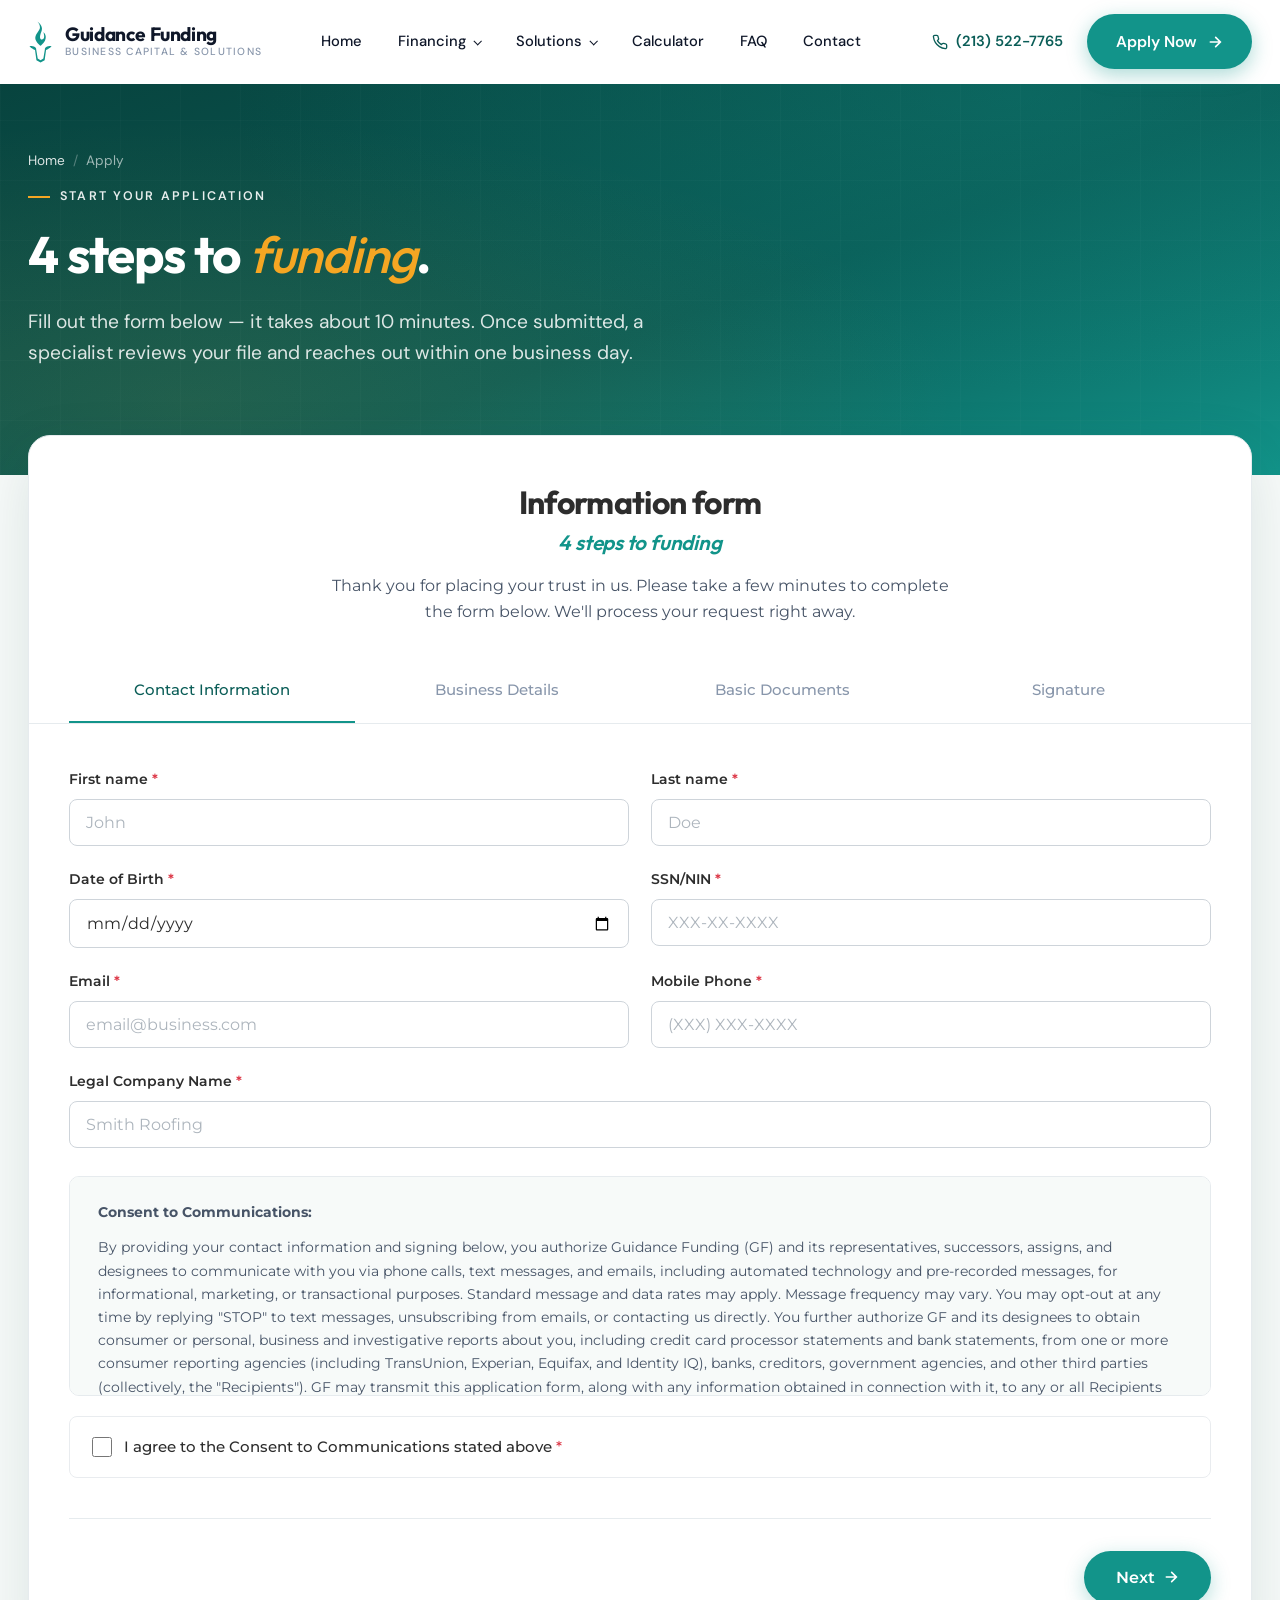
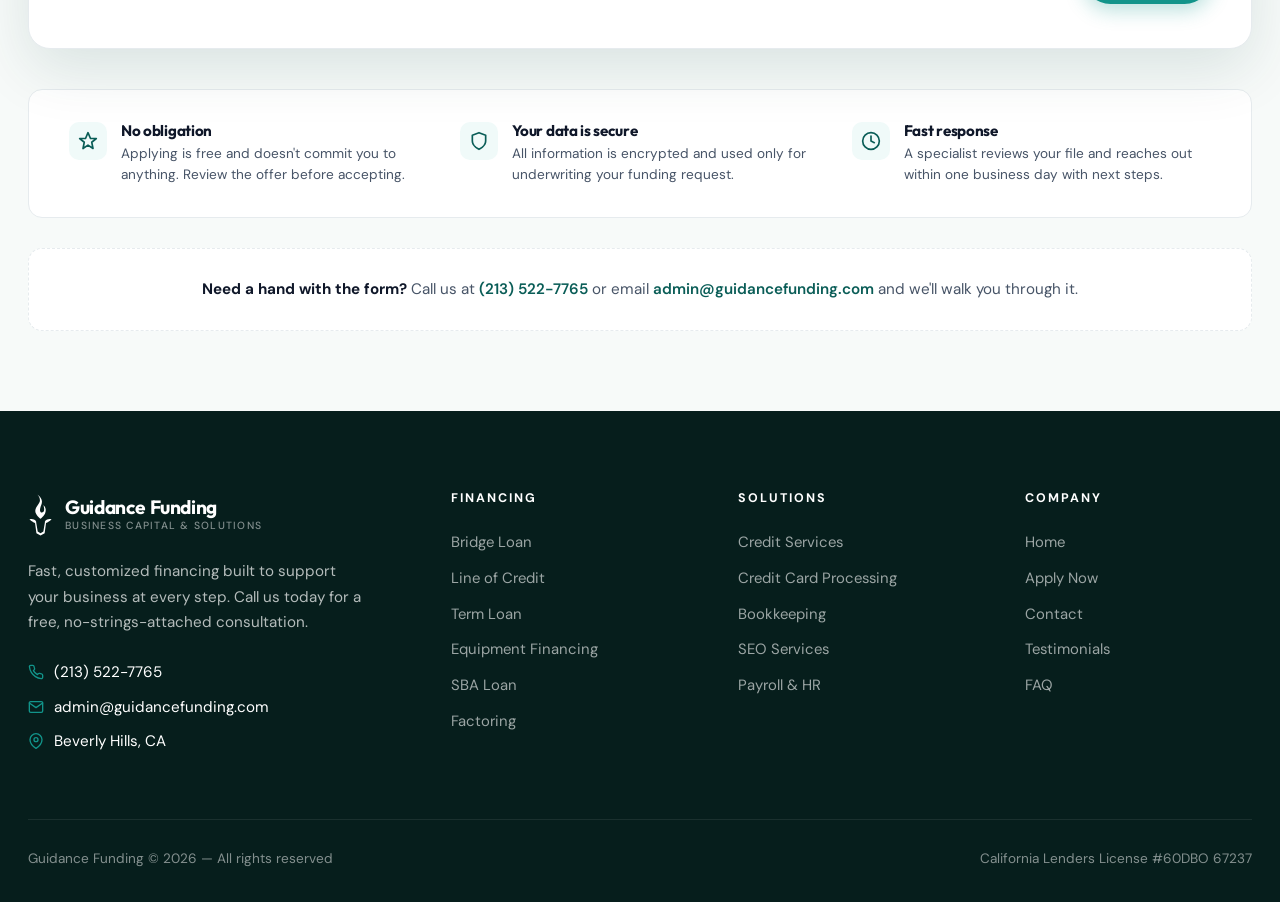
<file: apply.html>
<!DOCTYPE html>
<html lang="en">
<head>
<meta charset="UTF-8" />
<meta name="viewport" content="width=device-width, initial-scale=1.0" />
<title>Apply for Funding — Guidance Funding</title>
<meta name="description" content="Complete your funding application in 4 quick steps. Fast approval, funding in as little as one business day." />

<link rel="preconnect" href="https://fonts.googleapis.com" />
<link rel="preconnect" href="https://fonts.gstatic.com" crossorigin />
<link href="https://fonts.googleapis.com/css2?family=Outfit:wght@300;400;500;600;700;800&family=DM+Sans:opsz,wght@9..40,300;9..40,400;9..40,500;9..40,600;9..40,700&family=Montserrat:wght@400;500;600;700&display=swap" rel="stylesheet" />
<link rel="stylesheet" href="styles.css" />

<style>
/* ============================================================
   APPLY PAGE — page chrome (hero, trust strip, help block)
   ============================================================ */
.page-hero.apply-hero { padding: 150px 0 70px; }
.apply-hero h1 { font-size: clamp(2.2rem, 4.5vw, 3.2rem); }

.apply-section {
  padding: 0 0 80px;
  background: var(--bg-alt);
}
.apply-wrap {
  margin-top: -40px;
  background: white;
  border: 1px solid var(--line);
  border-radius: var(--radius-lg);
  box-shadow: var(--shadow-lg);
  overflow: hidden;
  position: relative;
  z-index: 2;
}

.trust-strip {
  margin-top: 40px;
  background: white;
  border: 1px solid var(--line);
  border-radius: var(--radius);
  padding: 32px 40px;
  display: grid;
  grid-template-columns: repeat(3, 1fr);
  gap: 32px;
}
.trust-item { display: flex; gap: 14px; align-items: flex-start; }
.trust-item-icon {
  width: 38px; height: 38px; flex-shrink: 0;
  border-radius: 10px;
  background: var(--teal-soft);
  color: var(--teal-dark);
  display: flex; align-items: center; justify-content: center;
}
.trust-item-icon svg { width: 20px; height: 20px; }
.trust-item h5 {
  font-family: var(--display); font-size: 0.95rem;
  margin-bottom: 4px; color: var(--ink); font-weight: 700;
}
.trust-item p { font-size: 0.85rem; color: var(--body); line-height: 1.55; }

.help-block {
  margin-top: 30px; text-align: center;
  padding: 28px;
  background: white;
  border: 1px dashed var(--line);
  border-radius: var(--radius);
  color: var(--body); font-size: 0.95rem;
}
.help-block strong { color: var(--ink); }
.help-block a {
  color: var(--teal-dark); font-weight: 600;
  border-bottom: 1px solid transparent; transition: border-color 0.2s;
}
.help-block a:hover { border-color: var(--teal); }

/* ============================================================
   APPLICATION FORM — scoped under .apply-form-wrap
   All form-specific CSS lives here, isolated from site styles.
   ============================================================ */
.apply-form-wrap {
  font-family: 'Montserrat', -apple-system, BlinkMacSystemFont, 'Segoe UI', 'Roboto', 'Helvetica', 'Arial', sans-serif;
  color: #2D2D2D;
  font-size: 16px;
}
.apply-form-wrap * { box-sizing: border-box; }
.apply-form-wrap .form-container { max-width: 100%; margin: 0; background: transparent; }
.apply-form-wrap .form-header { text-align: center; padding: 48px 40px 36px; }
.apply-form-wrap .form-header h1 {
  font-family: 'Outfit', sans-serif;
  font-size: 2rem; color: #2D2D2D;
  margin-bottom: 10px; font-weight: 700;
  letter-spacing: -0.02em;
}
.apply-form-wrap .form-header h2 {
  font-family: 'Outfit', sans-serif;
  font-size: 1.3rem; color: var(--teal);
  margin-bottom: 18px; font-weight: 600;
  font-style: italic;
  letter-spacing: -0.01em;
}
.apply-form-wrap .form-header p {
  color: var(--body); font-size: 1rem; line-height: 1.65;
  max-width: 640px; margin: 0 auto;
}
.apply-form-wrap .progress-tabs {
  display: flex;
  border-bottom: 1px solid #e6ebee;
  padding: 0 40px;
  overflow-x: auto;
}
.apply-form-wrap .tab {
  flex: 1; padding: 18px 16px;
  text-align: center; font-weight: 500;
  color: #8896ab;
  cursor: pointer;
  border-bottom: 3px solid transparent;
  transition: all 0.3s ease;
  margin-bottom: -1px;
  font-size: 0.92rem;
  white-space: nowrap;
}
.apply-form-wrap .tab.active { color: var(--teal-dark); border-bottom-color: var(--teal); }
.apply-form-wrap .tab.completed { color: var(--teal-dark); opacity: 0.65; }
.apply-form-wrap .form-content { padding: 44px 40px; }
.apply-form-wrap .form-step { display: none; }
.apply-form-wrap .form-step.active { display: block; }
.apply-form-wrap .section-title {
  font-family: 'Outfit', sans-serif;
  font-size: 1.4rem; color: #2D2D2D;
  margin-bottom: 26px; font-weight: 700;
  letter-spacing: -0.015em;
}
.apply-form-wrap .form-row {
  display: grid; grid-template-columns: 1fr 1fr;
  gap: 22px; margin-bottom: 22px;
}
.apply-form-wrap .form-group { margin-bottom: 0; }
.apply-form-wrap .form-group.full-width { grid-column: 1 / -1; }
.apply-form-wrap .form-group label {
  display: block; margin-bottom: 8px;
  color: #2D2D2D; font-size: 0.9rem; font-weight: 600;
}
.apply-form-wrap .form-group label.required::after {
  content: ' *'; color: #dc3545;
}
.apply-form-wrap .form-group input[type="text"],
.apply-form-wrap .form-group input[type="email"],
.apply-form-wrap .form-group input[type="tel"],
.apply-form-wrap .form-group input[type="date"],
.apply-form-wrap .form-group input[type="number"],
.apply-form-wrap .form-group select {
  width: 100%; padding: 13px 16px;
  border: 1.5px solid #ced4da; border-radius: 8px;
  font-size: 0.98rem; background: white; color: #2D2D2D;
  font-family: 'Montserrat', sans-serif;
  transition: border-color 0.2s, box-shadow 0.2s;
  -moz-appearance: textfield;
}
.apply-form-wrap .form-group input[type="number"]::-webkit-inner-spin-button,
.apply-form-wrap .form-group input[type="number"]::-webkit-outer-spin-button {
  -webkit-appearance: none; margin: 0;
}
.apply-form-wrap .form-group input:focus,
.apply-form-wrap .form-group select:focus {
  outline: none; border-color: var(--teal);
  box-shadow: 0 0 0 3px rgba(18, 148, 138, 0.12);
}
.apply-form-wrap .form-group input::placeholder { color: #adb5bd; }
.apply-form-wrap .checkbox-group {
  display: flex; align-items: flex-start; margin-top: 10px;
  padding: 18px 22px; background: #fff;
  border-radius: 8px; border: 1.5px solid #e9ecef;
}
.apply-form-wrap .checkbox-group input[type="checkbox"] {
  margin-right: 12px; margin-top: 2px;
  width: 20px; height: 20px;
  cursor: pointer; accent-color: var(--teal);
  flex-shrink: 0;
}
.apply-form-wrap .checkbox-group label {
  font-size: 0.95rem; color: #2D2D2D;
  line-height: 1.55; cursor: pointer; margin: 0; font-weight: 500;
}
.apply-form-wrap .checkbox-group.simple { padding: 0; background: transparent; border: none; }
.apply-form-wrap .checkbox-group.simple label {
  font-size: 0.88rem; font-weight: 400;
  color: var(--body);
}
.apply-form-wrap .checkbox-group.simple input[type="checkbox"] { width: 18px; height: 18px; }
.apply-form-wrap .consent-text {
  background: var(--bg-alt); padding: 24px 28px;
  border-radius: 10px; margin: 28px 0 20px;
  font-size: 0.88rem; color: var(--body);
  line-height: 1.65; border: 1px solid var(--line);
  max-height: 220px; overflow-y: auto;
}
.apply-form-wrap .consent-text p { margin-bottom: 12px; }
.apply-form-wrap .consent-text p:last-child { margin-bottom: 0; }
.apply-form-wrap .consent-text a { color: var(--teal-dark); text-decoration: underline; }
.apply-form-wrap .toggle-group { display: flex; align-items: center; gap: 12px; margin-top: 8px; }
.apply-form-wrap .toggle-switch {
  position: relative; display: inline-block;
  width: 72px; height: 36px;
}
.apply-form-wrap .toggle-switch input { opacity: 0; width: 0; height: 0; }
.apply-form-wrap .toggle-slider {
  position: absolute; cursor: pointer;
  top: 0; left: 0; right: 0; bottom: 0;
  background-color: #dc3545; transition: 0.3s;
  border-radius: 24px;
}
.apply-form-wrap .toggle-slider::after {
  content: 'No'; position: absolute;
  color: white; font-size: 0.78rem; font-weight: 600;
  left: 12px; top: 50%; transform: translateY(-50%);
  transition: 0.3s;
}
.apply-form-wrap .toggle-slider:before {
  position: absolute; content: "";
  height: 28px; width: 28px;
  left: 4px; bottom: 4px;
  background-color: white; transition: 0.3s;
  border-radius: 50%; z-index: 1;
}
.apply-form-wrap .toggle-switch input:checked + .toggle-slider { background-color: var(--teal); }
.apply-form-wrap .toggle-switch input:checked + .toggle-slider::after {
  content: 'Yes'; left: auto; right: 12px;
}
.apply-form-wrap .toggle-switch input:checked + .toggle-slider:before { transform: translateX(36px); }
.apply-form-wrap .form-group.error input,
.apply-form-wrap .form-group.error select {
  border-color: #dc3545 !important;
  box-shadow: 0 0 0 3px rgba(220, 53, 69, 0.12) !important;
  animation: fShake 0.3s;
}
.apply-form-wrap .form-group.error label { color: #dc3545; }
.apply-form-wrap .checkbox-group.error {
  border-color: #dc3545 !important; background: #fff5f5 !important;
  animation: fShake 0.3s;
}
@keyframes fShake {
  0%, 100% { transform: translateX(0); }
  25% { transform: translateX(-4px); }
  75% { transform: translateX(4px); }
}
.apply-form-wrap .upload-area {
  border: 2px dashed #ced4da; border-radius: 10px;
  padding: 48px 30px; text-align: center;
  cursor: pointer; transition: all 0.3s ease;
  background: #fafbfc;
}
.apply-form-wrap .upload-area:hover {
  border-color: var(--teal); background: var(--teal-soft);
}
.apply-form-wrap .upload-area input[type="file"] { display: none; }
.apply-form-wrap .upload-text { color: #2D2D2D; font-size: 0.98rem; }
.apply-form-wrap .upload-text a {
  color: var(--teal-dark); text-decoration: none; font-weight: 600;
}
.apply-form-wrap .upload-text a:hover { text-decoration: underline; }
.apply-form-wrap .upload-note {
  color: var(--body); font-size: 0.85rem;
  margin-top: 18px; text-align: center;
}
.apply-form-wrap .upload-instruction {
  background: rgba(245, 166, 35, 0.1); padding: 14px 20px;
  border-radius: 8px; margin-top: 22px;
  font-weight: 600; color: var(--amber-dark);
  font-size: 0.92rem; text-align: center;
  border-left: 3px solid var(--amber);
}
.apply-form-wrap .signature-pad {
  border: 2px solid #ced4da; border-radius: 10px;
  background: #fafbfc; cursor: crosshair;
  display: block; width: 100%; height: 200px;
  touch-action: none;
}
.apply-form-wrap .signature-instruction {
  color: var(--body); font-size: 0.92rem;
  margin-bottom: 14px;
}

/* Form buttons — using .fbtn to avoid collision with site's .btn */
.apply-form-wrap .button-group {
  display: flex; gap: 14px; margin-top: 40px;
  padding-top: 32px; border-top: 1px solid var(--line);
}
.apply-form-wrap .fbtn {
  padding: 14px 32px; border: none; border-radius: 999px;
  font-size: 0.98rem; font-weight: 600; cursor: pointer;
  transition: all 0.2s ease;
  font-family: 'Montserrat', sans-serif;
  display: inline-flex; align-items: center; justify-content: center; gap: 8px;
}
.apply-form-wrap .fbtn-primary {
  background: var(--teal); color: white;
  margin-left: auto;
  box-shadow: 0 6px 20px rgba(18, 148, 138, 0.3);
}
.apply-form-wrap .fbtn-primary:hover {
  background: var(--teal-dark); transform: translateY(-2px);
  box-shadow: 0 10px 28px rgba(18, 148, 138, 0.45);
}
.apply-form-wrap .fbtn-secondary {
  background: #6c757d; color: white;
}
.apply-form-wrap .fbtn-secondary:hover { background: #5a6268; }
.apply-form-wrap .fbtn-save {
  background: #e9ecef; color: #2D2D2D;
}
.apply-form-wrap .fbtn-save:hover { background: #dee2e6; }
.apply-form-wrap .file-list { margin-top: 16px; }
.apply-form-wrap .file-item {
  display: flex; align-items: center; justify-content: space-between;
  padding: 12px 18px; background: var(--bg-alt);
  border-radius: 8px; margin-bottom: 8px;
  border: 1px solid var(--line);
}
.apply-form-wrap .file-item-name { color: #2D2D2D; font-size: 0.92rem; }
.apply-form-wrap .file-item-remove {
  color: #dc3545; cursor: pointer;
  font-size: 0.85rem; font-weight: 600;
}
.apply-form-wrap .file-item-remove:hover { text-decoration: underline; }
.apply-form-wrap .conditional-section { display: none; margin-top: 18px; }
.apply-form-wrap .conditional-section.show { display: block; }

@media (max-width: 768px) {
  .apply-form-wrap .form-header { padding: 30px 20px 22px; }
  .apply-form-wrap .form-header h1 { font-size: 1.5rem; }
  .apply-form-wrap .form-header h2 { font-size: 1.05rem; }
  .apply-form-wrap .progress-tabs { padding: 0 14px; }
  .apply-form-wrap .tab { font-size: 0.8rem; padding: 14px 10px; }
  .apply-form-wrap .form-content { padding: 28px 20px; }
  .apply-form-wrap .form-row { grid-template-columns: 1fr; gap: 18px; }
  .apply-form-wrap .section-title { font-size: 1.15rem; }
  .apply-form-wrap .button-group { flex-direction: column-reverse; gap: 10px; }
  .apply-form-wrap .fbtn { width: 100%; }
  .apply-form-wrap .fbtn-primary { margin-left: 0; }
  .apply-wrap { margin-top: -24px; border-radius: var(--radius); }
  .trust-strip { grid-template-columns: 1fr; gap: 22px; padding: 26px; }
}
</style>
</head>
<body>

<!-- ========== NAV ========== -->
<div class="nav-wrap" id="navWrap">
  <nav class="nav">
    <div class="nav-inner">
      <a href="index.html" class="logo">
        <div class="logo-mark" aria-label="Guidance Funding"><svg viewBox="0 0 1568 3000" xmlns="http://www.w3.org/2000/svg" aria-hidden="true"><path d="M784,2783.39l257.18-146.24,87.41-632.03c57.15-23.53,83.18-34.08,195.99-109.64,89.77-60.13,148.6-151.74,148.6-151.74,0,0-155.46-7.61-279.03,44.54-129.43,54.63-141.2,137.84-139.52,186.58l-94.13,554.71-176.5,107.58-176.5-107.58-94.13-554.71c1.68-48.75-10.09-131.95-139.52-186.58-123.57-52.16-279.03-44.54-279.03-44.54,0,0,58.83,91.61,148.6,151.74,112.81,75.57,138.84,86.11,195.99,109.64l87.41,632.03,257.18,146.24h0Z"/><path d="M776.75,1740.23c41.98-13.6,241.99-211.95,289.65-330.16,144.88-359.4-104.22-521.09-104.22-521.09,0,0,159.67,426.02-87.41,457.21-37.14,4.69-163.24-27.25-110.22-275.67,41.77-195.73,111.38-256.15,108.74-421.62-4-250.82-287.64-432.29-287.64-432.29,0,0,168.39,156.22,161.37,373.17-6.55,202.47-271.97,372.85-291.93,643.03-17.1,231.46,321.66,507.43,321.66,507.43h0Z"/></svg></div>
        <div class="logo-text">
          <span class="name">Guidance Funding</span>
          <span class="tag">Business Capital &amp; Solutions</span>
        </div>
      </a>
      <ul class="nav-links">
        <li><a href="index.html">Home</a></li>
        <li class="has-drop">
          <span>Financing</span>
          <div class="drop">
            <h4 class="drop-title">Premium Business Financing</h4>
            <div class="drop-col">
              <a href="bridge.html">Bridge Loan</a>
              <a href="loc.html">Line of Credit</a>
              <a href="term.html">Term Loan</a>
              <a href="equipment.html">Equipment Financing</a>
            </div>
            <div class="drop-col">
              <a href="mortgage.html">Mortgage Financing</a>
              <a href="po.html">P.O. Financing</a>
              <a href="sba.html">SBA Loan</a>
              <a href="factoring.html">Factoring</a>
            </div>
          </div>
        </li>
        <li class="has-drop">
          <span>Solutions</span>
          <div class="drop">
            <h4 class="drop-title">Small Business Solutions</h4>
            <div class="drop-col">
              <a href="credit-services.html">Credit Services</a>
              <a href="ccp.html">Credit Card Processing</a>
              <a href="bookkeeping.html">Bookkeeping</a>
            </div>
            <div class="drop-col">
              <a href="seo.html">SEO Services</a>
              <a href="payroll.html">Payroll &amp; HR</a>
            </div>
          </div>
        </li>
        <li><a href="index.html#calculator">Calculator</a></li>
        <li><a href="index.html#faq">FAQ</a></li>
        <li><a href="contact.html">Contact</a></li>
      </ul>
      <div class="nav-right">
        <a href="tel:2135227765" class="phone-link">
          <svg viewBox="0 0 24 24" fill="none" stroke="currentColor" stroke-width="2" stroke-linecap="round" stroke-linejoin="round"><path d="M22 16.92v3a2 2 0 0 1-2.18 2 19.79 19.79 0 0 1-8.63-3.07 19.5 19.5 0 0 1-6-6 19.79 19.79 0 0 1-3.07-8.67A2 2 0 0 1 4.11 2h3a2 2 0 0 1 2 1.72 12.84 12.84 0 0 0 .7 2.81 2 2 0 0 1-.45 2.11L8.09 9.91a16 16 0 0 0 6 6l1.27-1.27a2 2 0 0 1 2.11-.45 12.84 12.84 0 0 0 2.81.7A2 2 0 0 1 22 16.92z"/></svg>
          (213) 522-7765
        </a>
        <a href="apply.html" class="btn btn-primary">Apply Now <svg class="arrow" viewBox="0 0 24 24" fill="none" stroke="currentColor" stroke-width="2.5" stroke-linecap="round"><path d="M5 12h14M13 5l7 7-7 7"/></svg></a>
      </div>
      <button class="nav-toggle" id="navToggle" aria-label="Menu">
        <span></span><span></span><span></span>
      </button>
    </div>
  </nav>
</div>
<aside class="mobile-nav" id="mobileNav">
  <a href="index.html">Home</a>
  <div class="group">
    <h4>Financing</h4>
    <a href="bridge.html">Bridge Loan</a>
    <a href="loc.html">Line of Credit</a>
    <a href="term.html">Term Loan</a>
    <a href="equipment.html">Equipment Financing</a>
    <a href="mortgage.html">Mortgage Financing</a>
    <a href="po.html">P.O. Financing</a>
    <a href="sba.html">SBA Loan</a>
    <a href="factoring.html">Factoring</a>
  </div>
  <div class="group">
    <h4>Solutions</h4>
    <a href="credit-services.html">Credit Services</a>
    <a href="ccp.html">Credit Card Processing</a>
    <a href="bookkeeping.html">Bookkeeping</a>
    <a href="seo.html">SEO Services</a>
    <a href="payroll.html">Payroll &amp; HR</a>
  </div>
  <a href="index.html#calculator">Calculator</a>
  <a href="index.html#faq">FAQ</a>
  <a href="contact.html">Contact</a>
  <div class="mobile-cta">
    <a href="tel:2135227765" class="btn btn-ghost" style="width:100%; margin-bottom:10px;">(213) 522-7765</a>
    <a href="apply.html" class="btn btn-primary" style="width:100%;">Apply Now</a>
  </div>
</aside>

<!-- ========== HERO ========== -->
<section class="page-hero apply-hero">
  <div class="container">
    <div class="crumbs">
      <a href="index.html">Home</a>
      <span class="sep">/</span>
      <span>Apply</span>
    </div>
    <div class="eyebrow eyebrow-light">Start your application</div>
    <h1>4 steps to <span class="accent">funding</span>.</h1>
    <p class="lede">Fill out the form below &mdash; it takes about 10 minutes. Once submitted, a specialist reviews your file and reaches out within one business day.</p>
  </div>
</section>

<!-- ========== APPLICATION FORM (inlined) ========== -->
<section class="apply-section">
  <div class="container">
    <div class="apply-wrap">
      <div class="apply-form-wrap">
        <div class="form-container">

          <div class="form-header">
            <h1>Information form</h1>
            <h2 id="steps-count">4 steps to funding</h2>
            <p>Thank you for placing your trust in us. Please take a few minutes to complete the form below. We'll process your request right away.</p>
          </div>

          <div class="progress-tabs">
            <div class="tab active" data-step="1">Contact Information</div>
            <div class="tab" data-step="2">Business Details</div>
            <div class="tab" data-step="3">Basic Documents</div>
            <div class="tab" data-step="4">Signature</div>
          </div>

          <form id="application-form">

            <!-- Step 1: Contact Information -->
            <div class="form-step active" id="step-1">
              <div class="form-content">
                <div class="form-row">
                  <div class="form-group">
                    <label class="required">First name</label>
                    <input type="text" name="firstName" placeholder="John" required>
                  </div>
                  <div class="form-group">
                    <label class="required">Last name</label>
                    <input type="text" name="lastName" placeholder="Doe" required>
                  </div>
                </div>
                <div class="form-row">
                  <div class="form-group">
                    <label class="required">Date of Birth</label>
                    <input type="date" name="dateOfBirth" required>
                  </div>
                  <div class="form-group">
                    <label class="required">SSN/NIN</label>
                    <input type="text" name="ssn" placeholder="XXX-XX-XXXX" maxlength="11" required>
                  </div>
                </div>
                <div class="form-row">
                  <div class="form-group">
                    <label class="required">Email</label>
                    <input type="email" name="email" placeholder="email@business.com" required>
                  </div>
                  <div class="form-group">
                    <label class="required">Mobile Phone</label>
                    <input type="tel" name="mobilePhone" placeholder="(XXX) XXX-XXXX" required>
                  </div>
                </div>
                <div class="form-group full-width">
                  <label class="required">Legal Company Name</label>
                  <input type="text" name="companyName" placeholder="Smith Roofing" required>
                </div>

                <div class="consent-text">
                  <p><strong>Consent to Communications:</strong></p>
                  <p>By providing your contact information and signing below, you authorize Guidance Funding (GF) and its representatives, successors, assigns, and designees to communicate with you via phone calls, text messages, and emails, including automated technology and pre-recorded messages, for informational, marketing, or transactional purposes. Standard message and data rates may apply. Message frequency may vary. You may opt-out at any time by replying "STOP" to text messages, unsubscribing from emails, or contacting us directly. You further authorize GF and its designees to obtain consumer or personal, business and investigative reports about you, including credit card processor statements and bank statements, from one or more consumer reporting agencies (including TransUnion, Experian, Equifax, and Identity IQ), banks, creditors, government agencies, and other third parties (collectively, the "Recipients"). GF may transmit this application form, along with any information obtained in connection with it, to any or all Recipients for purposes related to commercial loans or purchases of future receivables (collectively, "Transactions"). You also consent to the release, by any creditor or financial institution, of any information relating to you, to GF and each of the Recipients. GF is authorized to communicate with the Recipients on your behalf and represent you in matters related to the Transactions.</p>
                </div>

                <div class="checkbox-group">
                  <input type="checkbox" id="consentAgreement" name="consentAgreement" required>
                  <label for="consentAgreement">I agree to the Consent to Communications stated above <span style="color:#dc3545;">*</span></label>
                </div>

                <div class="button-group">
                  <button type="button" class="fbtn fbtn-primary" onclick="validateAndProceed()">Next
                    <svg class="arrow" viewBox="0 0 24 24" fill="none" stroke="currentColor" stroke-width="2.5" stroke-linecap="round" width="16" height="16"><path d="M5 12h14M13 5l7 7-7 7"/></svg>
                  </button>
                </div>
              </div>
            </div>

            <!-- Step 2: Business Details -->
            <div class="form-step" id="step-2">
              <div class="form-content">
                <h3 class="section-title">Business Details</h3>
                <div class="form-row">
                  <div class="form-group">
                    <label class="required">Business Start Date</label>
                    <input type="date" name="businessStartDate" required>
                  </div>
                  <div class="form-group">
                    <label>Industry</label>
                    <select name="industry">
                      <option value="">Select industry</option>
                      <option value="retail">Retail</option>
                      <option value="restaurant">Restaurant</option>
                      <option value="healthcare">Healthcare</option>
                      <option value="construction">Construction</option>
                      <option value="professional-services">Professional Services</option>
                      <option value="manufacturing">Manufacturing</option>
                      <option value="technology">Technology</option>
                      <option value="other">Other</option>
                    </select>
                  </div>
                </div>
                <div class="form-row">
                  <div class="form-group">
                    <label class="required">State of Incorporation</label>
                    <select name="stateOfIncorporation" class="state-select" required>
                      <option value="">Select state</option>
                    </select>
                  </div>
                  <div class="form-group">
                    <label class="required">Tax ID / Company Number</label>
                    <input type="text" name="taxId" placeholder="XX-XXXXXXX" required>
                  </div>
                </div>
                <div class="form-row">
                  <div class="form-group">
                    <label class="required">Company Website</label>
                    <input type="text" name="companyWebsite" placeholder="Enter URL" id="websiteInput">
                    <div class="checkbox-group simple" style="margin-top:10px;">
                      <input type="checkbox" id="noWebsite" onchange="toggleWebsite(this)">
                      <label for="noWebsite">This business does not have a website</label>
                    </div>
                  </div>
                  <div class="form-group">
                    <label class="required">Business Phone</label>
                    <input type="tel" name="businessPhone" placeholder="(XXX) XXX-XXXX" required>
                  </div>
                </div>
                <div class="form-row">
                  <div class="form-group">
                    <label class="required">FICO Score</label>
                    <input type="text" name="ficoScore" placeholder="250-900" required>
                  </div>
                  <div class="form-group">
                    <label class="required">Ownership %</label>
                    <input type="text" name="ownership" placeholder="%" required>
                  </div>
                </div>
                <div class="form-row">
                  <div class="form-group">
                    <label class="required">Number of Employees</label>
                    <input type="number" name="employees" placeholder="100" required>
                  </div>
                  <div class="form-group">
                    <label class="required">Entity Type</label>
                    <select name="entityType" required>
                      <option value="">Select entity type</option>
                      <option value="c-corp">C Corporation (C Corp)</option>
                      <option value="gp">General Partnership (GP)</option>
                      <option value="llc">Limited Liability Company (LLC)</option>
                      <option value="lllp">Limited Liability Limited Partnership (LLLP)</option>
                      <option value="llp">Limited Liability Partnership (LLP)</option>
                      <option value="lp">Limited Partnership (LP)</option>
                      <option value="pc">Professional Corporation (PC)</option>
                      <option value="pllc">Professional Limited Liability Company (PLLC)</option>
                      <option value="s-corp">S Corporation (S Corp)</option>
                      <option value="sole">Sole Proprietorship</option>
                    </select>
                  </div>
                </div>
                <div class="form-row">
                  <div class="form-group">
                    <label class="required">Amount Requested</label>
                    <input type="text" name="amountRequested" placeholder="Enter an amount" required>
                  </div>
                  <div class="form-group">
                    <label class="required">Do you process credit cards?</label>
                    <div class="toggle-group">
                      <label class="toggle-switch">
                        <input type="checkbox" name="creditCards" onchange="updateToggleValue(this)">
                        <span class="toggle-slider"></span>
                      </label>
                    </div>
                  </div>
                </div>
                <div class="form-row">
                  <div class="form-group">
                    <label class="required">Do you own multiple businesses?</label>
                    <div class="toggle-group">
                      <label class="toggle-switch">
                        <input type="checkbox" name="multipleBusinesses" onchange="updateToggleValue(this)">
                        <span class="toggle-slider"></span>
                      </label>
                    </div>
                  </div>
                  <div class="form-group">
                    <label class="required">Is your business home based?</label>
                    <div class="toggle-group">
                      <label class="toggle-switch">
                        <input type="checkbox" name="homeBased" id="homeBasedToggle" checked onchange="toggleHomeBased(this)">
                        <span class="toggle-slider"></span>
                      </label>
                    </div>
                  </div>
                </div>

                <!-- Combined address (home based = yes) -->
                <div id="combinedAddressSection">
                  <h3 class="section-title" style="margin-top:32px;">Home/Business Address</h3>
                  <div class="form-row">
                    <div class="form-group">
                      <label class="required">Address Line 1</label>
                      <input type="text" name="address1" placeholder="42 Railroad st." id="combinedAddress1" required>
                    </div>
                    <div class="form-group">
                      <label>Address Line 2</label>
                      <input type="text" name="address2" placeholder="Apt. 4" id="combinedAddress2">
                    </div>
                  </div>
                  <div class="form-row">
                    <div class="form-group">
                      <label class="required">City</label>
                      <input type="text" name="city" placeholder="New York" id="combinedCity" required>
                    </div>
                    <div class="form-group">
                      <label class="required">State</label>
                      <select name="state" id="combinedState" class="state-select" required>
                        <option value="">Select state</option>
                      </select>
                    </div>
                  </div>
                  <div class="form-row">
                    <div class="form-group">
                      <label class="required">Zip</label>
                      <input type="text" name="zip" id="combinedZip" required>
                    </div>
                    <div class="form-group">
                      <label class="required">I own home property</label>
                      <div class="toggle-group">
                        <label class="toggle-switch">
                          <input type="checkbox" name="ownProperty" id="ownPropertyToggle" onchange="toggleOwnProperty(this)">
                          <span class="toggle-slider"></span>
                        </label>
                      </div>
                    </div>
                  </div>
                  <div id="homePropertyFields" class="conditional-section">
                    <div class="form-row">
                      <div class="form-group">
                        <label class="required">Home Property Value ($)</label>
                        <input type="text" name="homePropertyValue" placeholder="$0">
                      </div>
                      <div class="form-group">
                        <label class="required">Home Property Equity ($)</label>
                        <input type="text" name="homePropertyEquity" placeholder="$0">
                      </div>
                    </div>
                  </div>
                </div>

                <!-- Separate business + home addresses (home based = no) -->
                <div id="separateAddresses" class="conditional-section">
                  <h3 class="section-title" style="margin-top:32px;">Business Address</h3>
                  <div class="form-row">
                    <div class="form-group">
                      <label class="required">Business Address Line 1</label>
                      <input type="text" name="businessAddress1" placeholder="42 Railroad st." id="businessAddress1">
                    </div>
                    <div class="form-group">
                      <label>Business Address Line 2</label>
                      <input type="text" name="businessAddress2" placeholder="Apt. 4" id="businessAddress2">
                    </div>
                  </div>
                  <div class="form-row">
                    <div class="form-group">
                      <label class="required">Business City</label>
                      <input type="text" name="businessCity" placeholder="New York" id="businessCity">
                    </div>
                    <div class="form-group">
                      <label class="required">Business State</label>
                      <select name="businessState" id="businessState" class="state-select">
                        <option value="">Select state</option>
                      </select>
                    </div>
                  </div>
                  <div class="form-row">
                    <div class="form-group">
                      <label class="required">Business Zip</label>
                      <input type="text" name="businessZip" id="businessZip">
                    </div>
                    <div class="form-group">
                      <label class="required">I own business property</label>
                      <div class="toggle-group">
                        <label class="toggle-switch">
                          <input type="checkbox" name="ownBusinessProperty" id="ownBusinessPropertyToggle" onchange="toggleOwnBusinessProperty(this)">
                          <span class="toggle-slider"></span>
                        </label>
                      </div>
                    </div>
                  </div>
                  <div id="businessPropertyFields" class="conditional-section">
                    <div class="form-row">
                      <div class="form-group">
                        <label class="required">Business Property Value ($)</label>
                        <input type="text" name="businessPropertyValue" placeholder="$0">
                      </div>
                      <div class="form-group">
                        <label class="required">Business Property Equity ($)</label>
                        <input type="text" name="businessPropertyEquity" placeholder="$0">
                      </div>
                    </div>
                  </div>

                  <h3 class="section-title" style="margin-top:32px;">Home Address</h3>
                  <div class="form-row">
                    <div class="form-group">
                      <label class="required">Home Address Line 1</label>
                      <input type="text" name="homeAddress1" placeholder="42 Railroad st." id="homeAddress1">
                    </div>
                    <div class="form-group">
                      <label>Home Address Line 2</label>
                      <input type="text" name="homeAddress2" placeholder="Apt. 4" id="homeAddress2">
                    </div>
                  </div>
                  <div class="form-row">
                    <div class="form-group">
                      <label class="required">Home City</label>
                      <input type="text" name="homeCity" placeholder="New York" id="homeCity">
                    </div>
                    <div class="form-group">
                      <label class="required">Home State</label>
                      <select name="homeState" id="homeState" class="state-select">
                        <option value="">Select state</option>
                      </select>
                    </div>
                  </div>
                  <div class="form-row">
                    <div class="form-group">
                      <label class="required">Home Zip</label>
                      <input type="text" name="homeZip" id="homeZip">
                    </div>
                    <div class="form-group">
                      <label class="required">I own home property</label>
                      <div class="toggle-group">
                        <label class="toggle-switch">
                          <input type="checkbox" name="ownHomeProperty" id="ownHomePropertyToggle" onchange="toggleOwnHomeProperty(this)">
                          <span class="toggle-slider"></span>
                        </label>
                      </div>
                    </div>
                  </div>
                  <div id="homePropertyFieldsSeparate" class="conditional-section">
                    <div class="form-row">
                      <div class="form-group">
                        <label class="required">Home Property Value ($)</label>
                        <input type="text" name="homePropertyValueSeparate" placeholder="$0">
                      </div>
                      <div class="form-group">
                        <label class="required">Home Property Equity ($)</label>
                        <input type="text" name="homePropertyEquitySeparate" placeholder="$0">
                      </div>
                    </div>
                  </div>
                </div>

                <div class="button-group">
                  <button type="button" class="fbtn fbtn-secondary" onclick="previousStep(1)">Previous</button>
                  <button type="button" class="fbtn fbtn-save">Save for later</button>
                  <button type="button" class="fbtn fbtn-primary" onclick="if(validateStep2()) nextStep(3)">Next
                    <svg class="arrow" viewBox="0 0 24 24" fill="none" stroke="currentColor" stroke-width="2.5" stroke-linecap="round" width="16" height="16"><path d="M5 12h14M13 5l7 7-7 7"/></svg>
                  </button>
                </div>
              </div>
            </div>

            <!-- Step 3: Basic Documents -->
            <div class="form-step" id="step-3">
              <div class="form-content">
                <h3 class="section-title">Basic Documents</h3>
                <div class="form-group">
                  <label>Bank Statement(s)</label>
                  <div class="upload-area" onclick="document.getElementById('bankStatements').click()">
                    <input type="file" id="bankStatements" name="bankStatements" multiple accept=".pdf,.jpg,.jpeg,.png,.tiff" onchange="handleFileUpload(this, 'bank-files')">
                    <div class="upload-text">Drop a file or <a href="#">browse</a></div>
                  </div>
                  <div id="bank-files" class="file-list"></div>
                </div>
                <div class="form-group" style="margin-top:24px;">
                  <label>Additional Document(s)</label>
                  <div class="upload-area" onclick="document.getElementById('additionalDocs').click()">
                    <input type="file" id="additionalDocs" name="additionalDocs" multiple accept=".pdf,.jpg,.jpeg,.png,.tiff" onchange="handleFileUpload(this, 'additional-files')">
                    <div class="upload-text">Drop a file or <a href="#">browse</a></div>
                  </div>
                  <div id="additional-files" class="file-list"></div>
                </div>
                <div class="upload-note">Supported formats: PDF, JPG, JPEG, PNG, TIFF (less than 10 MB)</div>
                <div class="upload-instruction">Please include the last 4 months of business bank statements</div>

                <div class="button-group">
                  <button type="button" class="fbtn fbtn-secondary" onclick="previousStep(2)">Previous</button>
                  <button type="button" class="fbtn fbtn-save">Save for later</button>
                  <button type="button" class="fbtn fbtn-primary" onclick="if(validateStep3()) nextStep(4)">Next
                    <svg class="arrow" viewBox="0 0 24 24" fill="none" stroke="currentColor" stroke-width="2.5" stroke-linecap="round" width="16" height="16"><path d="M5 12h14M13 5l7 7-7 7"/></svg>
                  </button>
                </div>
              </div>
            </div>

            <!-- Step 4: Signature -->
            <div class="form-step" id="step-4">
              <div class="form-content">
                <h3 class="section-title">Confirm Application</h3>
                <div class="consent-text">
                  <p>By signing below, each of the above listed business and business owner/officer (individually and collectively, "you") authorize Guidance Funding ("GF") and each of its representatives, successors, assigns and designees that may be involved with or acquire commercial loans or purchases of future receivables including, without limitation, the application therefor (collectively, "Transactions") to obtain consumer or personal, business and investigative reports and other information about you, including credit card processor statements and bank statements, from one or more consumer reporting agencies, such as TransUnion, Experian and Equifax, Identity IQ and from other credit bureaus, banks, creditors, government agencies and other third parties (the "Recipients"). You also authorize GF to transmit this application form, along with any of the foregoing information obtained in connection with this application, to any or all of the Recipients for the foregoing purposes. You also consent to the release, by any creditor or financial institution, of any information relating to any of you, to GF and to each of the Recipients. You also authorize GF and each of its Recipients to contact you via text message, automated call or email message at the contact information listed above.</p>
                </div>

                <div class="form-group" style="margin-top:24px;">
                  <label class="required">Owner's Signature</label>
                  <div class="signature-instruction">Use your mouse or finger to sign below</div>
                  <canvas id="signaturePad" class="signature-pad"></canvas>
                  <button type="button" class="fbtn fbtn-save" style="margin-top:10px; display:inline-block; width:auto;" onclick="clearSignature()">Clear</button>
                </div>

                <div class="checkbox-group simple" style="margin-top:24px;">
                  <input type="checkbox" id="specialOffers" name="specialOffers">
                  <label for="specialOffers">Opt-in to receive special offers</label>
                </div>

                <div class="button-group">
                  <button type="button" class="fbtn fbtn-secondary" onclick="previousStep(3)">Previous</button>
                  <button type="button" class="fbtn fbtn-save">Save for later</button>
                  <button type="submit" class="fbtn fbtn-primary">Submit
                    <svg class="arrow" viewBox="0 0 24 24" fill="none" stroke="currentColor" stroke-width="2.5" stroke-linecap="round" width="16" height="16"><path d="M5 12h14M13 5l7 7-7 7"/></svg>
                  </button>
                </div>
              </div>
            </div>

          </form>
        </div>
      </div>
    </div>

    <!-- Trust strip -->
    <div class="trust-strip">
      <div class="trust-item">
        <div class="trust-item-icon">
          <svg viewBox="0 0 24 24" fill="none" stroke="currentColor" stroke-width="2" stroke-linecap="round" stroke-linejoin="round"><path d="M12 2l3 7h7l-5.5 4.5L18 21l-6-4-6 4 1.5-7.5L2 9h7z"/></svg>
        </div>
        <div>
          <h5>No obligation</h5>
          <p>Applying is free and doesn't commit you to anything. Review the offer before accepting.</p>
        </div>
      </div>
      <div class="trust-item">
        <div class="trust-item-icon">
          <svg viewBox="0 0 24 24" fill="none" stroke="currentColor" stroke-width="2" stroke-linecap="round" stroke-linejoin="round"><path d="M12 22s8-4 8-10V5l-8-3-8 3v7c0 6 8 10 8 10z"/></svg>
        </div>
        <div>
          <h5>Your data is secure</h5>
          <p>All information is encrypted and used only for underwriting your funding request.</p>
        </div>
      </div>
      <div class="trust-item">
        <div class="trust-item-icon">
          <svg viewBox="0 0 24 24" fill="none" stroke="currentColor" stroke-width="2" stroke-linecap="round" stroke-linejoin="round"><circle cx="12" cy="12" r="10"/><path d="M12 6v6l4 2"/></svg>
        </div>
        <div>
          <h5>Fast response</h5>
          <p>A specialist reviews your file and reaches out within one business day with next steps.</p>
        </div>
      </div>
    </div>

    <div class="help-block">
      <strong>Need a hand with the form?</strong> Call us at <a href="tel:2135227765">(213) 522-7765</a> or email <a href="mailto:admin@guidancefunding.com">admin@guidancefunding.com</a> and we'll walk you through it.
    </div>
  </div>
</section>

<!-- ========== FOOTER ========== -->
<footer class="footer">
  <div class="container">
    <div class="footer-grid">
      <div class="footer-about">
        <a href="index.html" class="logo">
          <div class="logo-mark" aria-label="Guidance Funding"><svg viewBox="0 0 1568 3000" xmlns="http://www.w3.org/2000/svg" aria-hidden="true"><path d="M784,2783.39l257.18-146.24,87.41-632.03c57.15-23.53,83.18-34.08,195.99-109.64,89.77-60.13,148.6-151.74,148.6-151.74,0,0-155.46-7.61-279.03,44.54-129.43,54.63-141.2,137.84-139.52,186.58l-94.13,554.71-176.5,107.58-176.5-107.58-94.13-554.71c1.68-48.75-10.09-131.95-139.52-186.58-123.57-52.16-279.03-44.54-279.03-44.54,0,0,58.83,91.61,148.6,151.74,112.81,75.57,138.84,86.11,195.99,109.64l87.41,632.03,257.18,146.24h0Z"/><path d="M776.75,1740.23c41.98-13.6,241.99-211.95,289.65-330.16,144.88-359.4-104.22-521.09-104.22-521.09,0,0,159.67,426.02-87.41,457.21-37.14,4.69-163.24-27.25-110.22-275.67,41.77-195.73,111.38-256.15,108.74-421.62-4-250.82-287.64-432.29-287.64-432.29,0,0,168.39,156.22,161.37,373.17-6.55,202.47-271.97,372.85-291.93,643.03-17.1,231.46,321.66,507.43,321.66,507.43h0Z"/></svg></div>
          <div class="logo-text">
            <span class="name">Guidance Funding</span>
            <span class="tag">Business Capital &amp; Solutions</span>
          </div>
        </a>
        <p>Fast, customized financing built to support your business at every step. Call us today for a free, no-strings-attached consultation.</p>
        <a href="tel:2135227765" class="footer-contact-line">
          <svg viewBox="0 0 24 24" fill="none" stroke="currentColor" stroke-width="2" stroke-linecap="round" stroke-linejoin="round"><path d="M22 16.92v3a2 2 0 0 1-2.18 2 19.79 19.79 0 0 1-8.63-3.07 19.5 19.5 0 0 1-6-6 19.79 19.79 0 0 1-3.07-8.67A2 2 0 0 1 4.11 2h3a2 2 0 0 1 2 1.72 12.84 12.84 0 0 0 .7 2.81 2 2 0 0 1-.45 2.11L8.09 9.91a16 16 0 0 0 6 6l1.27-1.27a2 2 0 0 1 2.11-.45 12.84 12.84 0 0 0 2.81.7A2 2 0 0 1 22 16.92z"/></svg>
          (213) 522-7765
        </a>
        <a href="mailto:admin@guidancefunding.com" class="footer-contact-line">
          <svg viewBox="0 0 24 24" fill="none" stroke="currentColor" stroke-width="2" stroke-linecap="round" stroke-linejoin="round"><path d="M4 4h16c1.1 0 2 .9 2 2v12c0 1.1-.9 2-2 2H4c-1.1 0-2-.9-2-2V6c0-1.1.9-2 2-2z"/><path d="M22 6l-10 7L2 6"/></svg>
          admin@guidancefunding.com
        </a>
        <span class="footer-contact-line">
          <svg viewBox="0 0 24 24" fill="none" stroke="currentColor" stroke-width="2" stroke-linecap="round" stroke-linejoin="round"><path d="M21 10c0 7-9 13-9 13s-9-6-9-13a9 9 0 0 1 18 0z"/><circle cx="12" cy="10" r="3"/></svg>
          Beverly Hills, CA
        </span>
      </div>
      <div class="footer-col">
        <h5>Financing</h5>
        <ul>
          <li><a href="bridge.html">Bridge Loan</a></li>
          <li><a href="loc.html">Line of Credit</a></li>
          <li><a href="term.html">Term Loan</a></li>
          <li><a href="equipment.html">Equipment Financing</a></li>
          <li><a href="sba.html">SBA Loan</a></li>
          <li><a href="factoring.html">Factoring</a></li>
        </ul>
      </div>
      <div class="footer-col">
        <h5>Solutions</h5>
        <ul>
          <li><a href="credit-services.html">Credit Services</a></li>
          <li><a href="ccp.html">Credit Card Processing</a></li>
          <li><a href="bookkeeping.html">Bookkeeping</a></li>
          <li><a href="seo.html">SEO Services</a></li>
          <li><a href="payroll.html">Payroll &amp; HR</a></li>
        </ul>
      </div>
      <div class="footer-col">
        <h5>Company</h5>
        <ul>
          <li><a href="index.html">Home</a></li>
          <li><a href="apply.html">Apply Now</a></li>
          <li><a href="contact.html">Contact</a></li>
          <li><a href="index.html#testimonials">Testimonials</a></li>
          <li><a href="index.html#faq">FAQ</a></li>
        </ul>
      </div>
    </div>
    <div class="footer-bottom">
      <div>Guidance Funding © 2026 — All rights reserved</div>
      <div>California Lenders License #60DBO 67237</div>
    </div>
  </div>
</footer>

<script>
// ============================================================
// SITE JS — nav scroll, mobile toggle, reveal (shared with other pages)
// ============================================================
const navWrap = document.getElementById('navWrap');
window.addEventListener('scroll', () => {
  if (window.scrollY > 20) navWrap.classList.add('scrolled');
  else navWrap.classList.remove('scrolled');
});
const navToggle = document.getElementById('navToggle');
const mobileNav = document.getElementById('mobileNav');
navToggle.addEventListener('click', () => {
  navToggle.classList.toggle('active');
  mobileNav.classList.toggle('open');
});
document.querySelectorAll('.mobile-nav a').forEach(link => {
  link.addEventListener('click', () => {
    navToggle.classList.remove('active');
    mobileNav.classList.remove('open');
  });
});

// ============================================================
// STATE DROPDOWNS — populate all .state-select elements once
// ============================================================
const US_STATES = [
  ['AL','Alabama'],['AK','Alaska'],['AZ','Arizona'],['AR','Arkansas'],['CA','California'],
  ['CO','Colorado'],['CT','Connecticut'],['DE','Delaware'],['FL','Florida'],['GA','Georgia'],
  ['HI','Hawaii'],['ID','Idaho'],['IL','Illinois'],['IN','Indiana'],['IA','Iowa'],
  ['KS','Kansas'],['KY','Kentucky'],['LA','Louisiana'],['ME','Maine'],['MD','Maryland'],
  ['MA','Massachusetts'],['MI','Michigan'],['MN','Minnesota'],['MS','Mississippi'],['MO','Missouri'],
  ['MT','Montana'],['NE','Nebraska'],['NV','Nevada'],['NH','New Hampshire'],['NJ','New Jersey'],
  ['NM','New Mexico'],['NY','New York'],['NC','North Carolina'],['ND','North Dakota'],['OH','Ohio'],
  ['OK','Oklahoma'],['OR','Oregon'],['PA','Pennsylvania'],['RI','Rhode Island'],['SC','South Carolina'],
  ['SD','South Dakota'],['TN','Tennessee'],['TX','Texas'],['UT','Utah'],['VT','Vermont'],
  ['VA','Virginia'],['WA','Washington'],['WV','West Virginia'],['WI','Wisconsin'],['WY','Wyoming']
];
document.querySelectorAll('.state-select').forEach(sel => {
  US_STATES.forEach(([code, name]) => {
    const opt = document.createElement('option');
    opt.value = code;
    opt.textContent = name;
    sel.appendChild(opt);
  });
});

// ============================================================
// FORM LOGIC
// ============================================================
let currentStep = 1;
let isDrawing = false;

function $(sel) { return document.querySelector(sel); }
function $$(sel) { return Array.from(document.querySelectorAll(sel)); }

function clearErrors() {
  $$('.apply-form-wrap .form-group.error, .apply-form-wrap .checkbox-group.error').forEach(el => el.classList.remove('error'));
}
function scrollToFirstError() {
  const el = $('.apply-form-wrap .form-group.error, .apply-form-wrap .checkbox-group.error');
  if (el) el.scrollIntoView({ behavior: 'smooth', block: 'center' });
}

function validateStep1() {
  clearErrors();
  const errors = [];
  const fields = {
    firstName: 'First Name', lastName: 'Last Name', dateOfBirth: 'Date of Birth',
    ssn: 'SSN/NIN', email: 'Email', mobilePhone: 'Mobile Phone', companyName: 'Legal Company Name'
  };
  Object.entries(fields).forEach(([name, label]) => {
    const el = $(`input[name="${name}"]`);
    if (!el.value.trim()) {
      el.closest('.form-group').classList.add('error');
      errors.push(label);
    }
  });
  const email = $('input[name="email"]');
  if (email.value.trim() && !/^[^\s@]+@[^\s@]+\.[^\s@]+$/.test(email.value.trim())) {
    email.closest('.form-group').classList.add('error');
    errors.push('Valid Email');
  }
  const consent = $('#consentAgreement');
  if (!consent.checked) {
    consent.closest('.checkbox-group').classList.add('error');
    errors.push('Consent Agreement');
  }
  if (errors.length) {
    scrollToFirstError();
    alert('Please complete the following:\n\n• ' + errors.join('\n• '));
    return false;
  }
  return true;
}

function validateStep2() {
  clearErrors();
  const errors = [];
  const required = [
    ['input[name="businessStartDate"]', 'Business Start Date'],
    ['select[name="industry"]', 'Industry'],
    ['select[name="stateOfIncorporation"]', 'State of Incorporation'],
    ['input[name="taxId"]', 'Tax ID'],
    ['input[name="businessPhone"]', 'Business Phone'],
    ['input[name="ficoScore"]', 'FICO Score'],
    ['input[name="ownership"]', 'Ownership %'],
    ['input[name="employees"]', 'Number of Employees'],
    ['select[name="entityType"]', 'Entity Type'],
    ['input[name="amountRequested"]', 'Amount Requested']
  ];
  required.forEach(([sel, label]) => {
    const el = $(sel);
    if (!el.value || !el.value.toString().trim()) {
      el.closest('.form-group').classList.add('error');
      errors.push(label);
    }
  });
  const websiteInput = $('#websiteInput');
  const noWebsite = $('#noWebsite').checked;
  if (!websiteInput.value.trim() && !noWebsite) {
    websiteInput.closest('.form-group').classList.add('error');
    errors.push('Company Website');
  }

  const homeBased = $('#homeBasedToggle').checked;
  if (homeBased) {
    [['combinedAddress1','Address Line 1'],['combinedCity','City'],['combinedState','State'],['combinedZip','Zip Code']].forEach(([id,label]) => {
      const el = document.getElementById(id);
      if (!el.value.trim()) { el.closest('.form-group').classList.add('error'); errors.push(label); }
    });
  } else {
    [['businessAddress1','Business Address Line 1'],['businessCity','Business City'],['businessState','Business State'],['businessZip','Business Zip'],
     ['homeAddress1','Home Address Line 1'],['homeCity','Home City'],['homeState','Home State'],['homeZip','Home Zip']].forEach(([id,label]) => {
      const el = document.getElementById(id);
      if (!el.value.trim()) { el.closest('.form-group').classList.add('error'); errors.push(label); }
    });
  }
  if (errors.length) {
    scrollToFirstError();
    alert('Please complete the following:\n\n• ' + errors.join('\n• '));
    return false;
  }
  return true;
}

function validateStep3() {
  const bank = $('#bankStatements');
  if (!bank.files || bank.files.length === 0) {
    const area = $('.apply-form-wrap .upload-area');
    if (area) {
      area.style.borderColor = '#dc3545';
      area.style.background = '#fff5f5';
      setTimeout(() => { area.style.borderColor = ''; area.style.background = ''; }, 3000);
    }
    alert('Please upload at least one bank statement (last 4 months preferred).');
    return false;
  }
  return true;
}

function validateAndProceed() { if (validateStep1()) nextStep(2); }
function updateToggleValue(cb) { cb.value = cb.checked ? 'Yes' : 'No'; }

function toggleHomeBased(cb) {
  cb.value = cb.checked ? 'Yes' : 'No';
  $('#combinedAddressSection').style.display = cb.checked ? 'block' : 'none';
  $('#separateAddresses').style.display = cb.checked ? 'none' : 'block';
  if (!cb.checked) $('#separateAddresses').classList.add('show');
}
function toggleOwnProperty(cb) { cb.value = cb.checked ? 'Yes':'No'; $('#homePropertyFields').classList.toggle('show', cb.checked); }
function toggleOwnBusinessProperty(cb) { cb.value = cb.checked ? 'Yes':'No'; $('#businessPropertyFields').classList.toggle('show', cb.checked); }
function toggleOwnHomeProperty(cb) { cb.value = cb.checked ? 'Yes':'No'; $('#homePropertyFieldsSeparate').classList.toggle('show', cb.checked); }

function toggleWebsite(cb) {
  const input = $('#websiteInput');
  if (cb.checked) { input.disabled = true; input.value = 'N/A'; input.style.opacity = '0.5'; }
  else { input.disabled = false; input.value = ''; input.style.opacity = '1'; }
}

function handleFileUpload(input, containerId) {
  const container = document.getElementById(containerId);
  container.innerHTML = '';
  Array.from(input.files).forEach(file => {
    const item = document.createElement('div');
    item.className = 'file-item';
    item.innerHTML = `<span class="file-item-name">${file.name}</span><span class="file-item-remove" onclick="this.parentElement.remove()">Remove</span>`;
    container.appendChild(item);
  });
}

// Signature pad
function initializeSignaturePad() {
  const canvas = document.getElementById('signaturePad');
  if (!canvas) return;
  const parentWidth = canvas.parentElement?.offsetWidth || 800;
  canvas.width = parentWidth;
  canvas.height = 200;
  const ctx = canvas.getContext('2d');
  ctx.strokeStyle = '#000'; ctx.lineWidth = 2.5; ctx.lineCap = 'round'; ctx.lineJoin = 'round';

  // Remove any previously-attached listeners by cloning
  const fresh = canvas.cloneNode(true);
  canvas.parentNode.replaceChild(fresh, canvas);
  const c = document.getElementById('signaturePad');
  c.addEventListener('mousedown', startDrawing);
  c.addEventListener('mousemove', draw);
  c.addEventListener('mouseup', stopDrawing);
  c.addEventListener('mouseout', stopDrawing);
  c.addEventListener('touchstart', handleTouch, { passive: false });
  c.addEventListener('touchmove', handleTouch, { passive: false });
  c.addEventListener('touchend', stopDrawing);
}
function startDrawing(e) {
  isDrawing = true;
  const canvas = document.getElementById('signaturePad');
  const ctx = canvas.getContext('2d');
  const rect = canvas.getBoundingClientRect();
  ctx.strokeStyle = '#000'; ctx.lineWidth = 2.5; ctx.lineCap = 'round'; ctx.lineJoin = 'round';
  ctx.beginPath();
  ctx.moveTo(e.clientX - rect.left, e.clientY - rect.top);
}
function draw(e) {
  if (!isDrawing) return;
  const canvas = document.getElementById('signaturePad');
  const ctx = canvas.getContext('2d');
  const rect = canvas.getBoundingClientRect();
  ctx.lineTo(e.clientX - rect.left, e.clientY - rect.top);
  ctx.stroke();
}
function stopDrawing() { isDrawing = false; }
function handleTouch(e) {
  e.preventDefault();
  const touch = e.touches[0];
  const type = e.type === 'touchstart' ? 'mousedown' : e.type === 'touchmove' ? 'mousemove' : 'mouseup';
  e.target.dispatchEvent(new MouseEvent(type, { clientX: touch.clientX, clientY: touch.clientY }));
}
function clearSignature() {
  const canvas = document.getElementById('signaturePad');
  if (!canvas) return;
  const ctx = canvas.getContext('2d');
  ctx.clearRect(0, 0, canvas.width, canvas.height);
}

// Step navigation
function nextStep(step) {
  document.getElementById(`step-${currentStep}`).classList.remove('active');
  $(`.tab[data-step="${currentStep}"]`).classList.remove('active');
  $(`.tab[data-step="${currentStep}"]`).classList.add('completed');
  currentStep = step;
  document.getElementById(`step-${currentStep}`).classList.add('active');
  $(`.tab[data-step="${currentStep}"]`).classList.add('active');
  updateStepsCounter();
  if (currentStep === 4) setTimeout(initializeSignaturePad, 100);
  window.scrollTo({ top: document.querySelector('.apply-wrap').offsetTop - 80, behavior: 'smooth' });
}
function previousStep(step) {
  document.getElementById(`step-${currentStep}`).classList.remove('active');
  $(`.tab[data-step="${currentStep}"]`).classList.remove('active');
  currentStep = step;
  document.getElementById(`step-${currentStep}`).classList.add('active');
  $(`.tab[data-step="${currentStep}"]`).classList.add('active');
  $(`.tab[data-step="${currentStep}"]`).classList.remove('completed');
  updateStepsCounter();
  window.scrollTo({ top: document.querySelector('.apply-wrap').offsetTop - 80, behavior: 'smooth' });
}
function updateStepsCounter() {
  if (currentStep === 4) {
    $('#steps-count').textContent = 'Confirm Application';
  } else {
    const remaining = 5 - currentStep;
    $('#steps-count').textContent = `${remaining} step${remaining !== 1 ? 's' : ''} to funding`;
  }
}

// Tab click navigation (only go back, not forward)
$$('.apply-form-wrap .tab').forEach(tab => {
  tab.addEventListener('click', function() {
    const target = parseInt(this.getAttribute('data-step'));
    if (target < currentStep || this.classList.contains('completed')) {
      document.getElementById(`step-${currentStep}`).classList.remove('active');
      $(`.tab[data-step="${currentStep}"]`).classList.remove('active');
      currentStep = target;
      document.getElementById(`step-${currentStep}`).classList.add('active');
      this.classList.add('active');
      updateStepsCounter();
      if (currentStep === 4) setTimeout(initializeSignaturePad, 100);
      window.scrollTo({ top: document.querySelector('.apply-wrap').offsetTop - 80, behavior: 'smooth' });
    }
  });
});

// Initialize on load
document.addEventListener('DOMContentLoaded', function() {
  $$('.apply-form-wrap .toggle-switch input[type="checkbox"]').forEach(t => t.value = t.checked ? 'Yes' : 'No');
  $$('.apply-form-wrap input, .apply-form-wrap select').forEach(f => {
    f.addEventListener('input', () => f.closest('.form-group')?.classList.remove('error'));
    f.addEventListener('change', () => f.closest('.form-group')?.classList.remove('error'));
  });
  $$('.apply-form-wrap .checkbox-group input[type="checkbox"]').forEach(c => {
    c.addEventListener('change', () => c.closest('.checkbox-group')?.classList.remove('error'));
  });
  initializeSignaturePad();
});

// Submit
document.getElementById('application-form').addEventListener('submit', function(e) {
  e.preventDefault();
  const canvas = document.getElementById('signaturePad');
  const ctx = canvas.getContext('2d');
  const imageData = ctx.getImageData(0, 0, canvas.width, canvas.height);
  const hasSignature = imageData.data.some(ch => ch !== 0);
  if (!hasSignature) { alert('Please provide your signature before submitting.'); return; }

  const formData = new FormData(this);
  formData.append('signature', canvas.toDataURL());
  console.log('Form submitted:', Object.fromEntries(formData));
  alert('Thank you! Your application has been submitted. A specialist will reach out within one business day.');
  // To enable redirect to MyRM, uncomment the next line:
  // window.location.href = 'https://apply.myrmapp.com/multi-step-apply/lisagl';
});

// Reveal animation
const io = new IntersectionObserver((entries) => {
  entries.forEach(entry => {
    if (entry.isIntersecting) {
      entry.target.classList.add('in-view');
      io.unobserve(entry.target);
    }
  });
}, { threshold: 0.12, rootMargin: '0px 0px -50px 0px' });
$$('.reveal').forEach(el => io.observe(el));
</script>

</body>
</html>
</file>
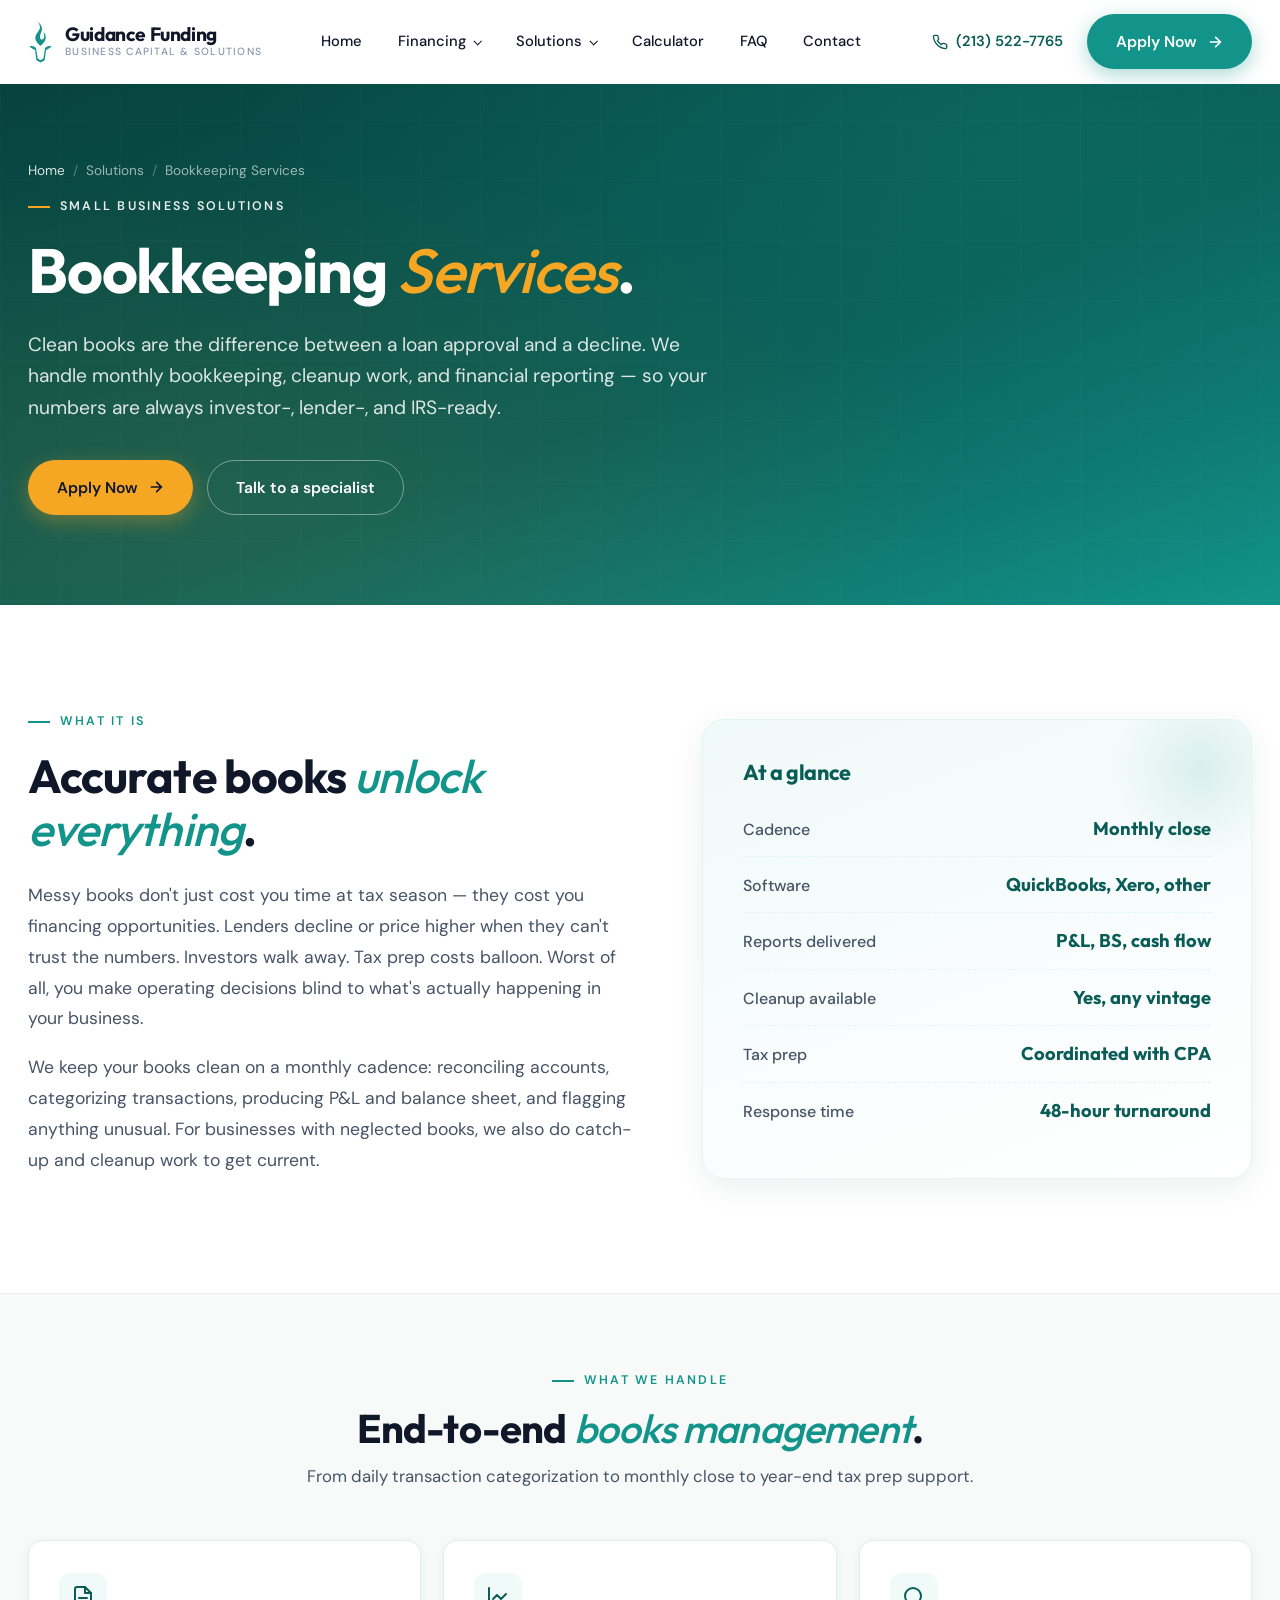
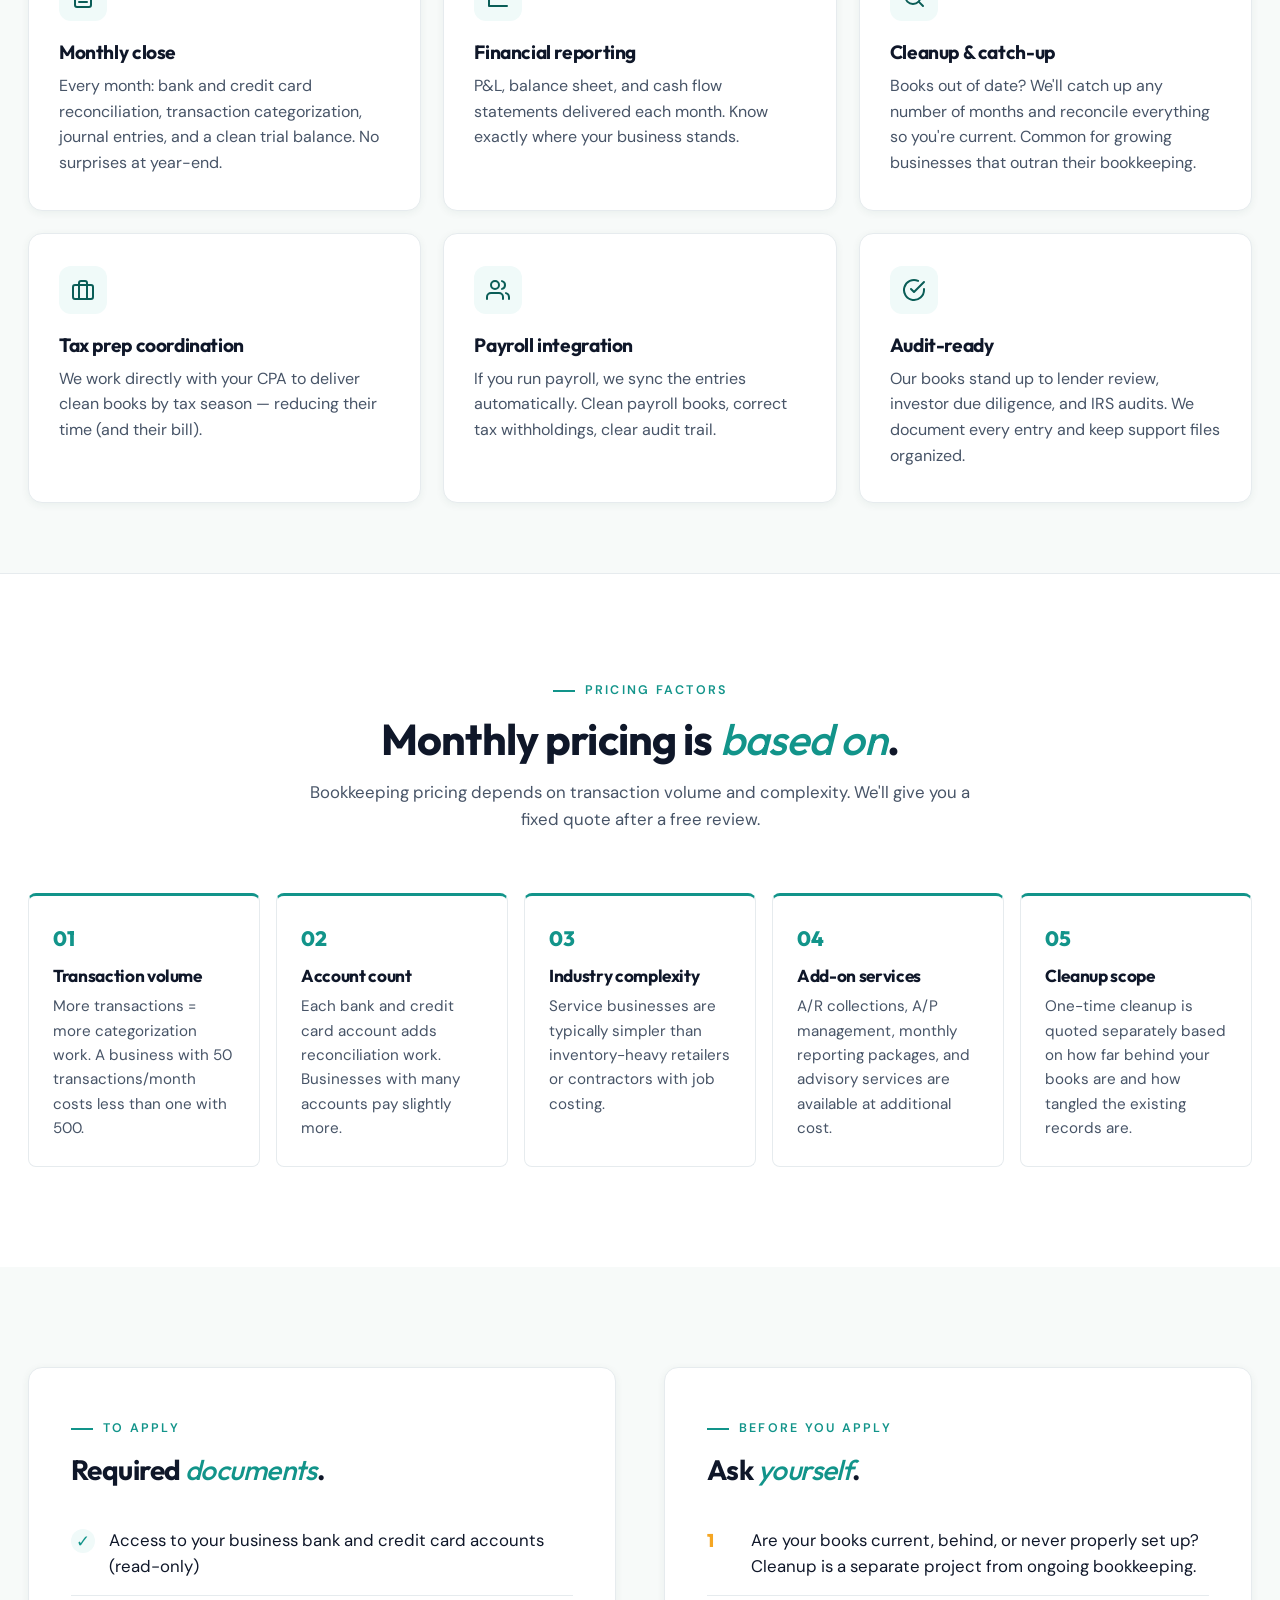
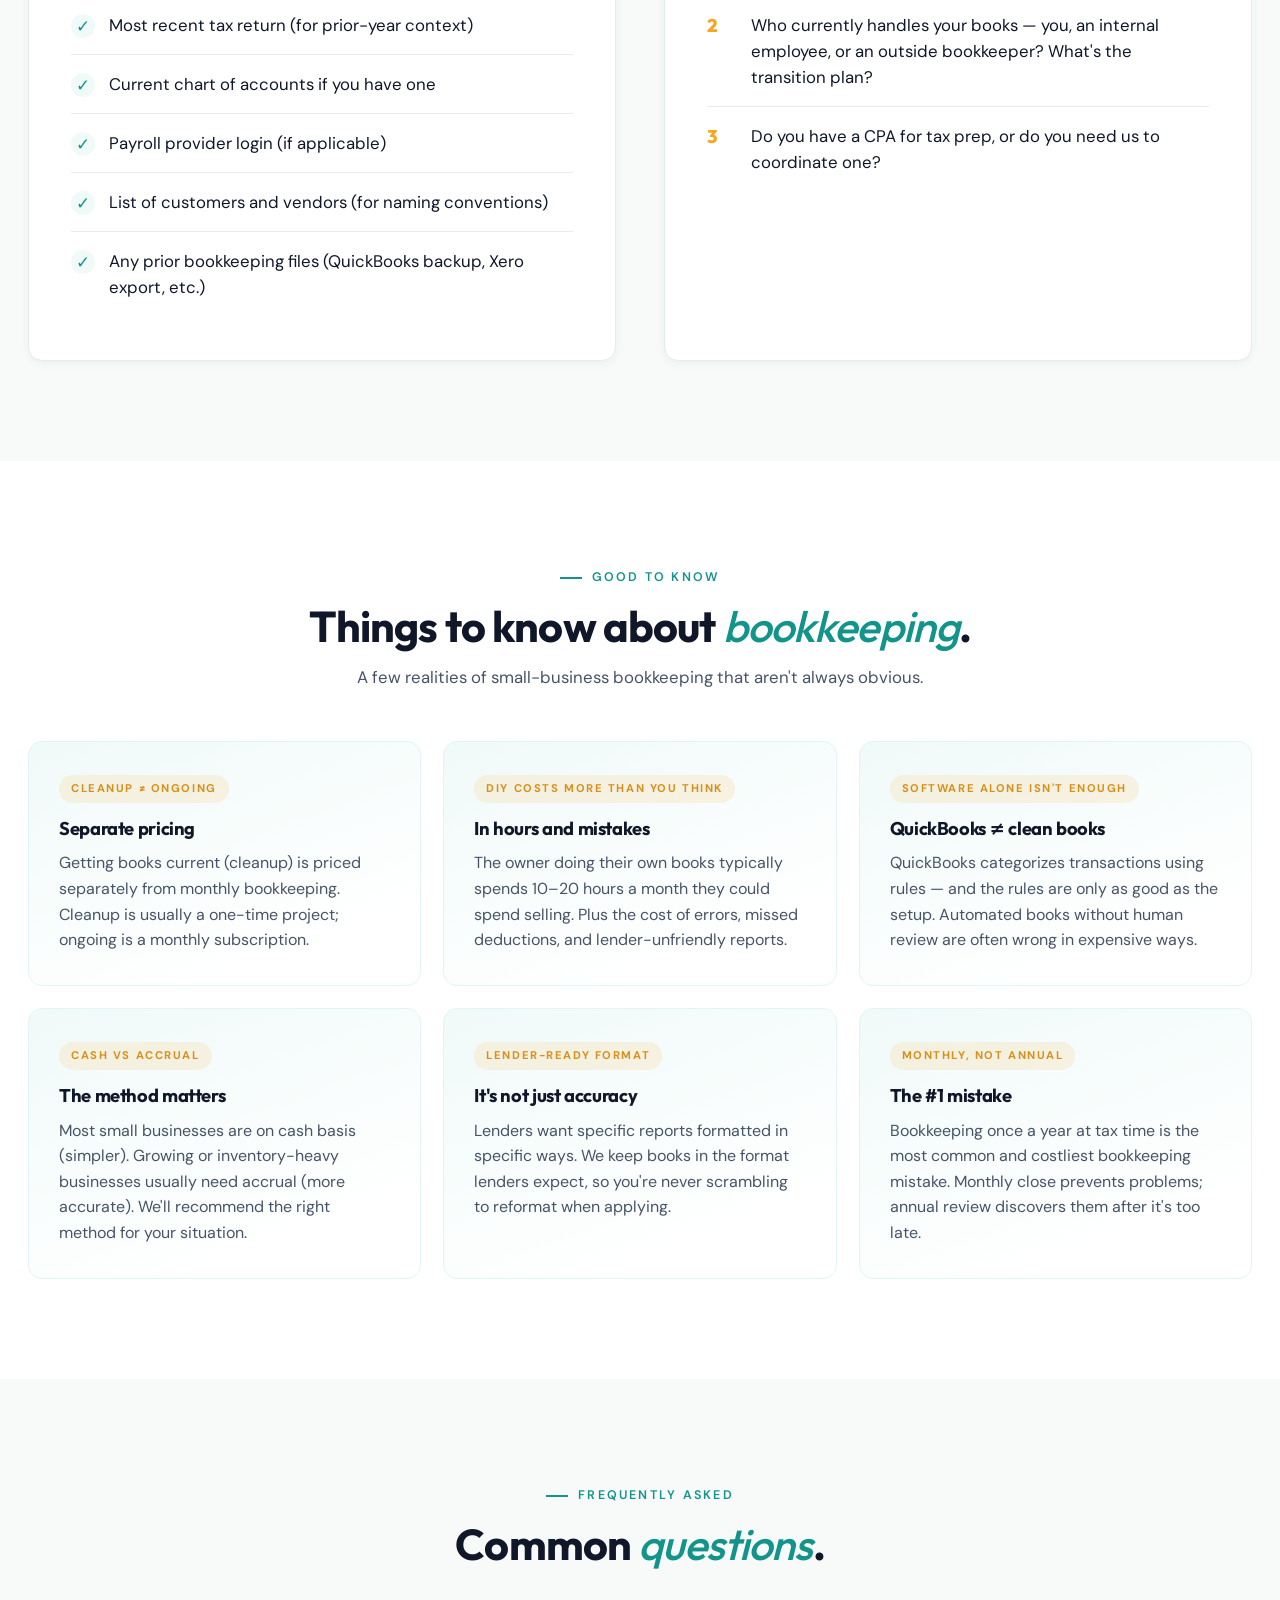
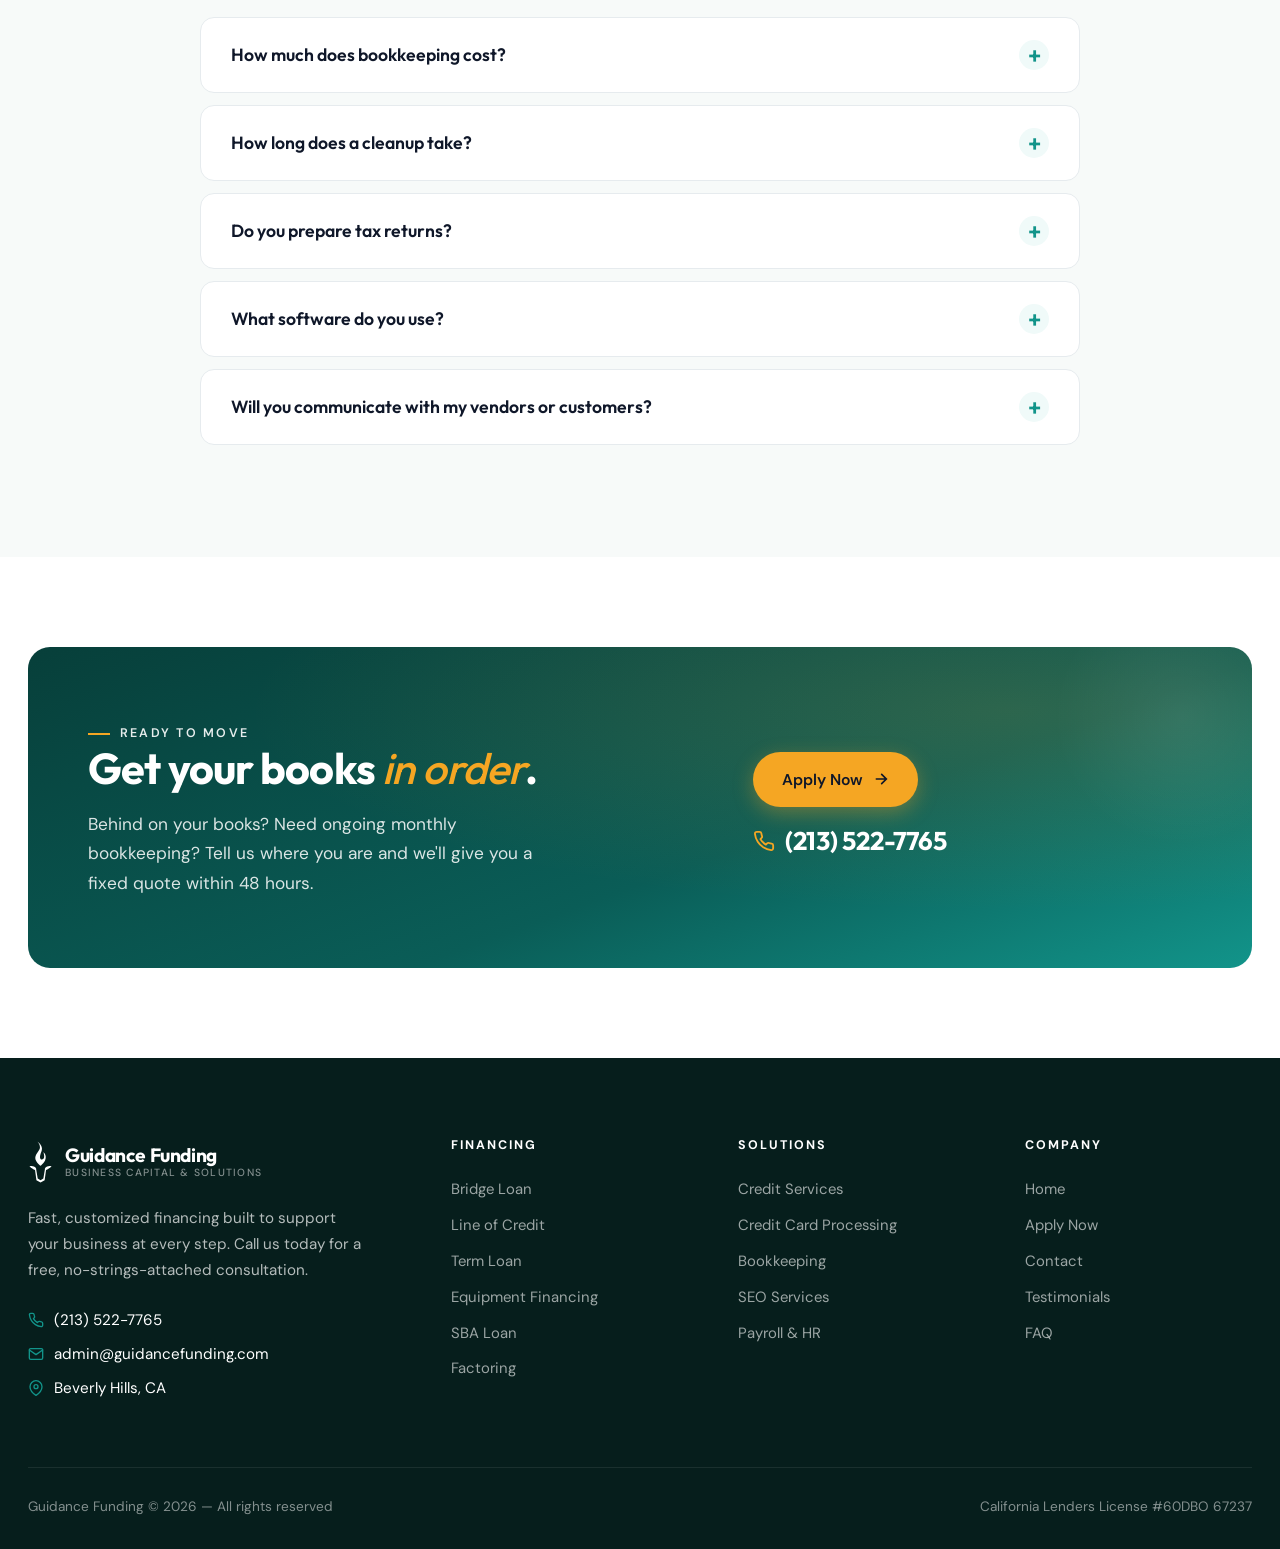
<file: bookkeeping.html>
<!DOCTYPE html>
<html lang="en">
<head>
<meta charset="UTF-8" />
<meta name="viewport" content="width=device-width, initial-scale=1.0" />
<title>Bookkeeping Services — Guidance Funding</title>
<meta name="description" content="Monthly bookkeeping, tax prep coordination, and financial reporting for small businesses. Clean books, accurate numbers, ready for any lender." />
<link rel="preconnect" href="https://fonts.googleapis.com" />
<link rel="preconnect" href="https://fonts.gstatic.com" crossorigin />
<link href="https://fonts.googleapis.com/css2?family=Outfit:wght@300;400;500;600;700;800&family=DM+Sans:opsz,wght@9..40,300;9..40,400;9..40,500;9..40,600;9..40,700&display=swap" rel="stylesheet" />
<link rel="stylesheet" href="styles.css" />
</head>
<body>
<div class="nav-wrap" id="navWrap">
  <nav class="nav">
    <div class="nav-inner">
      <a href="index.html" class="logo">
        <div class="logo-mark" aria-label="Guidance Funding"><svg viewBox="0 0 1568 3000" xmlns="http://www.w3.org/2000/svg" aria-hidden="true"><path d="M784,2783.39l257.18-146.24,87.41-632.03c57.15-23.53,83.18-34.08,195.99-109.64,89.77-60.13,148.6-151.74,148.6-151.74,0,0-155.46-7.61-279.03,44.54-129.43,54.63-141.2,137.84-139.52,186.58l-94.13,554.71-176.5,107.58-176.5-107.58-94.13-554.71c1.68-48.75-10.09-131.95-139.52-186.58-123.57-52.16-279.03-44.54-279.03-44.54,0,0,58.83,91.61,148.6,151.74,112.81,75.57,138.84,86.11,195.99,109.64l87.41,632.03,257.18,146.24h0Z"/><path d="M776.75,1740.23c41.98-13.6,241.99-211.95,289.65-330.16,144.88-359.4-104.22-521.09-104.22-521.09,0,0,159.67,426.02-87.41,457.21-37.14,4.69-163.24-27.25-110.22-275.67,41.77-195.73,111.38-256.15,108.74-421.62-4-250.82-287.64-432.29-287.64-432.29,0,0,168.39,156.22,161.37,373.17-6.55,202.47-271.97,372.85-291.93,643.03-17.1,231.46,321.66,507.43,321.66,507.43h0Z"/></svg></div>
        <div class="logo-text">
          <span class="name">Guidance Funding</span>
          <span class="tag">Business Capital &amp; Solutions</span>
        </div>
      </a>
      <ul class="nav-links">
        <li><a href="index.html">Home</a></li>
        <li class="has-drop">
          <span>Financing</span>
          <div class="drop">
            <h4 class="drop-title">Premium Business Financing</h4>
            <div class="drop-col">
              <a href="bridge.html">Bridge Loan</a>
              <a href="loc.html">Line of Credit</a>
              <a href="term.html">Term Loan</a>
              <a href="equipment.html">Equipment Financing</a>
            </div>
            <div class="drop-col">
              <a href="mortgage.html">Mortgage Financing</a>
              <a href="po.html">P.O. Financing</a>
              <a href="sba.html">SBA Loan</a>
              <a href="factoring.html">Factoring</a>
            </div>
          </div>
        </li>
        <li class="has-drop">
          <span>Solutions</span>
          <div class="drop">
            <h4 class="drop-title">Small Business Solutions</h4>
            <div class="drop-col">
              <a href="credit-services.html">Credit Services</a>
              <a href="ccp.html">Credit Card Processing</a>
              <a href="bookkeeping.html">Bookkeeping</a>
            </div>
            <div class="drop-col">
              <a href="seo.html">SEO Services</a>
              <a href="payroll.html">Payroll &amp; HR</a>
            </div>
          </div>
        </li>
        <li><a href="index.html#calculator">Calculator</a></li>
        <li><a href="index.html#faq">FAQ</a></li>
        <li><a href="contact.html">Contact</a></li>
      </ul>
      <div class="nav-right">
        <a href="tel:2135227765" class="phone-link">
          <svg viewBox="0 0 24 24" fill="none" stroke="currentColor" stroke-width="2" stroke-linecap="round" stroke-linejoin="round"><path d="M22 16.92v3a2 2 0 0 1-2.18 2 19.79 19.79 0 0 1-8.63-3.07 19.5 19.5 0 0 1-6-6 19.79 19.79 0 0 1-3.07-8.67A2 2 0 0 1 4.11 2h3a2 2 0 0 1 2 1.72 12.84 12.84 0 0 0 .7 2.81 2 2 0 0 1-.45 2.11L8.09 9.91a16 16 0 0 0 6 6l1.27-1.27a2 2 0 0 1 2.11-.45 12.84 12.84 0 0 0 2.81.7A2 2 0 0 1 22 16.92z"/></svg>
          (213) 522-7765
        </a>
        <a href="apply.html" class="btn btn-primary">Apply Now <svg class="arrow" viewBox="0 0 24 24" fill="none" stroke="currentColor" stroke-width="2.5" stroke-linecap="round"><path d="M5 12h14M13 5l7 7-7 7"/></svg></a>
      </div>
      <button class="nav-toggle" id="navToggle" aria-label="Menu">
        <span></span><span></span><span></span>
      </button>
    </div>
  </nav>
</div>
<aside class="mobile-nav" id="mobileNav">
  <a href="index.html">Home</a>
  <div class="group">
    <h4>Financing</h4>
    <a href="bridge.html">Bridge Loan</a>
    <a href="loc.html">Line of Credit</a>
    <a href="term.html">Term Loan</a>
    <a href="equipment.html">Equipment Financing</a>
    <a href="mortgage.html">Mortgage Financing</a>
    <a href="po.html">P.O. Financing</a>
    <a href="sba.html">SBA Loan</a>
    <a href="factoring.html">Factoring</a>
  </div>
  <div class="group">
    <h4>Solutions</h4>
    <a href="credit-services.html">Credit Services</a>
    <a href="ccp.html">Credit Card Processing</a>
    <a href="bookkeeping.html">Bookkeeping</a>
    <a href="seo.html">SEO Services</a>
    <a href="payroll.html">Payroll &amp; HR</a>
  </div>
  <a href="index.html#calculator">Calculator</a>
  <a href="index.html#faq">FAQ</a>
  <a href="contact.html">Contact</a>
  <div class="mobile-cta">
    <a href="tel:2135227765" class="btn btn-ghost" style="width:100%; margin-bottom:10px;">(213) 522-7765</a>
    <a href="apply.html" class="btn btn-primary" style="width:100%;">Apply Now</a>
  </div>
</aside>
<section class="page-hero">
  <div class="container">
    <div class="crumbs">
      <a href="index.html">Home</a>
      <span class="sep">/</span>
      <span>Solutions</span>
      <span class="sep">/</span>
      <span>Bookkeeping Services</span>
    </div>
    <div class="eyebrow eyebrow-light">Small Business Solutions</div>
    <h1>Bookkeeping <span class="accent">Services</span>.</h1>
    <p class="lede">Clean books are the difference between a loan approval and a decline. We handle monthly bookkeeping, cleanup work, and financial reporting &mdash; so your numbers are always investor-, lender-, and IRS-ready.</p>
    <div class="page-hero-ctas">
      <a href="apply.html" class="btn btn-amber">
        Apply Now
        <svg class="arrow" viewBox="0 0 24 24" fill="none" stroke="currentColor" stroke-width="2.5" stroke-linecap="round"><path d="M5 12h14M13 5l7 7-7 7"/></svg>
      </a>
      <a href="tel:2135227765" class="btn btn-outline">Talk to a specialist</a>
    </div>
  </div>
</section><section class="overview">
  <div class="container">
    <div class="overview-grid">
      <div class="reveal">
        <div class="eyebrow">What it is</div>
        <h2>Accurate books <span class="accent">unlock everything</span>.</h2>
        <p>Messy books don't just cost you time at tax season &mdash; they cost you financing opportunities. Lenders decline or price higher when they can't trust the numbers. Investors walk away. Tax prep costs balloon. Worst of all, you make operating decisions blind to what's actually happening in your business.</p>
        <p>We keep your books clean on a monthly cadence: reconciling accounts, categorizing transactions, producing P&amp;L and balance sheet, and flagging anything unusual. For businesses with neglected books, we also do catch-up and cleanup work to get current.</p>
      </div>
      <div class="overview-card reveal">
        <h3>At a glance</h3>
        <ul>
          <li><span class="lbl">Cadence</span><span class="val">Monthly close</span></li>
          <li><span class="lbl">Software</span><span class="val">QuickBooks, Xero, other</span></li>
          <li><span class="lbl">Reports delivered</span><span class="val">P&amp;L, BS, cash flow</span></li>
          <li><span class="lbl">Cleanup available</span><span class="val">Yes, any vintage</span></li>
          <li><span class="lbl">Tax prep</span><span class="val">Coordinated with CPA</span></li>
          <li><span class="lbl">Response time</span><span class="val">48-hour turnaround</span></li>
        </ul>
      </div>
    </div>
  </div>
</section><section class="facts">
  <div class="container">
    <div class="facts-head reveal">
      <div class="eyebrow" style="justify-content:center;">What we handle</div>
      <h2>End-to-end <span class="accent">books management</span>.</h2>
      <p>From daily transaction categorization to monthly close to year-end tax prep support.</p>
    </div>
    <div class="facts-grid">
      <div class="fact reveal">
        <div class="fact-icon"><svg viewBox="0 0 24 24" fill="none" stroke="currentColor" stroke-width="2" stroke-linecap="round" stroke-linejoin="round"><path d="M14 2H6a2 2 0 0 0-2 2v16a2 2 0 0 0 2 2h12a2 2 0 0 0 2-2V8z"/><polyline points="14 2 14 8 20 8"/><line x1="16" y1="13" x2="8" y2="13"/><line x1="16" y1="17" x2="8" y2="17"/></svg></div>
        <h4>Monthly close</h4>
        <p>Every month: bank and credit card reconciliation, transaction categorization, journal entries, and a clean trial balance. No surprises at year-end.</p>
      </div>
      <div class="fact reveal">
        <div class="fact-icon"><svg viewBox="0 0 24 24" fill="none" stroke="currentColor" stroke-width="2" stroke-linecap="round" stroke-linejoin="round"><path d="M3 3v18h18"/><path d="M7 14l4-4 4 4 5-5"/></svg></div>
        <h4>Financial reporting</h4>
        <p>P&amp;L, balance sheet, and cash flow statements delivered each month. Know exactly where your business stands.</p>
      </div>
      <div class="fact reveal">
        <div class="fact-icon"><svg viewBox="0 0 24 24" fill="none" stroke="currentColor" stroke-width="2" stroke-linecap="round" stroke-linejoin="round"><circle cx="11" cy="11" r="8"/><line x1="21" y1="21" x2="16.65" y2="16.65"/></svg></div>
        <h4>Cleanup &amp; catch-up</h4>
        <p>Books out of date? We'll catch up any number of months and reconcile everything so you're current. Common for growing businesses that outran their bookkeeping.</p>
      </div>
      <div class="fact reveal">
        <div class="fact-icon"><svg viewBox="0 0 24 24" fill="none" stroke="currentColor" stroke-width="2" stroke-linecap="round" stroke-linejoin="round"><rect x="2" y="7" width="20" height="14" rx="2" ry="2"/><path d="M16 21V5a2 2 0 0 0-2-2h-4a2 2 0 0 0-2 2v16"/></svg></div>
        <h4>Tax prep coordination</h4>
        <p>We work directly with your CPA to deliver clean books by tax season &mdash; reducing their time (and their bill).</p>
      </div>
      <div class="fact reveal">
        <div class="fact-icon"><svg viewBox="0 0 24 24" fill="none" stroke="currentColor" stroke-width="2" stroke-linecap="round" stroke-linejoin="round"><path d="M17 21v-2a4 4 0 0 0-4-4H5a4 4 0 0 0-4 4v2"/><circle cx="9" cy="7" r="4"/><path d="M23 21v-2a4 4 0 0 0-3-3.87M16 3.13a4 4 0 0 1 0 7.75"/></svg></div>
        <h4>Payroll integration</h4>
        <p>If you run payroll, we sync the entries automatically. Clean payroll books, correct tax withholdings, clear audit trail.</p>
      </div>
      <div class="fact reveal">
        <div class="fact-icon"><svg viewBox="0 0 24 24" fill="none" stroke="currentColor" stroke-width="2" stroke-linecap="round" stroke-linejoin="round"><path d="M22 11.08V12a10 10 0 1 1-5.93-9.14"/><polyline points="22 4 12 14.01 9 11.01"/></svg></div>
        <h4>Audit-ready</h4>
        <p>Our books stand up to lender review, investor due diligence, and IRS audits. We document every entry and keep support files organized.</p>
      </div>
    </div>
  </div>
</section><section class="rates-section">
  <div class="container">
    <div class="rates-head reveal">
      <div class="eyebrow" style="justify-content:center;">Pricing factors</div>
      <h2>Monthly pricing is <span class="accent">based on</span>.</h2>
      <p>Bookkeeping pricing depends on transaction volume and complexity. We'll give you a fixed quote after a free review.</p>
    </div>
    <div class="rates-grid">
      <div class="rate-card reveal">
        <div class="num">01</div>
        <h4>Transaction volume</h4>
        <p>More transactions = more categorization work. A business with 50 transactions/month costs less than one with 500.</p>
      </div>
      <div class="rate-card reveal">
        <div class="num">02</div>
        <h4>Account count</h4>
        <p>Each bank and credit card account adds reconciliation work. Businesses with many accounts pay slightly more.</p>
      </div>
      <div class="rate-card reveal">
        <div class="num">03</div>
        <h4>Industry complexity</h4>
        <p>Service businesses are typically simpler than inventory-heavy retailers or contractors with job costing.</p>
      </div>
      <div class="rate-card reveal">
        <div class="num">04</div>
        <h4>Add-on services</h4>
        <p>A/R collections, A/P management, monthly reporting packages, and advisory services are available at additional cost.</p>
      </div>
      <div class="rate-card reveal">
        <div class="num">05</div>
        <h4>Cleanup scope</h4>
        <p>One-time cleanup is quoted separately based on how far behind your books are and how tangled the existing records are.</p>
      </div>
    </div>
  </div>
</section><section class="split-section">
  <div class="container">
    <div class="split-grid">
      <div class="split-card reveal">
        <div class="eyebrow">To apply</div>
        <h3>Required <span class="accent">documents</span>.</h3>
        <ul class="doc-list">
          <li>Access to your business bank and credit card accounts (read-only)</li>
          <li>Most recent tax return (for prior-year context)</li>
          <li>Current chart of accounts if you have one</li>
          <li>Payroll provider login (if applicable)</li>
          <li>List of customers and vendors (for naming conventions)</li>
          <li>Any prior bookkeeping files (QuickBooks backup, Xero export, etc.)</li>
        </ul>
      </div>
      <div class="split-card reveal">
        <div class="eyebrow">Before you apply</div>
        <h3>Ask <span class="accent">yourself</span>.</h3>
        <ul class="q-list">
          <li>Are your books current, behind, or never properly set up? Cleanup is a separate project from ongoing bookkeeping.</li>
          <li>Who currently handles your books &mdash; you, an internal employee, or an outside bookkeeper? What's the transition plan?</li>
          <li>Do you have a CPA for tax prep, or do you need us to coordinate one?</li>
        </ul>
      </div>
    </div>
  </div>
</section><section class="gtk-section">
  <div class="container">
    <div class="gtk-head reveal">
      <div class="eyebrow" style="justify-content:center;">Good to know</div>
      <h2>Things to know about <span class="accent">bookkeeping</span>.</h2>
      <p>A few realities of small-business bookkeeping that aren't always obvious.</p>
    </div>
    <div class="gtk-grid">
      <div class="gtk-card reveal">
        <span class="tag">Cleanup ≠ ongoing</span>
        <h4>Separate pricing</h4>
        <p>Getting books current (cleanup) is priced separately from monthly bookkeeping. Cleanup is usually a one-time project; ongoing is a monthly subscription.</p>
      </div>
      <div class="gtk-card reveal">
        <span class="tag">DIY costs more than you think</span>
        <h4>In hours and mistakes</h4>
        <p>The owner doing their own books typically spends 10&ndash;20 hours a month they could spend selling. Plus the cost of errors, missed deductions, and lender-unfriendly reports.</p>
      </div>
      <div class="gtk-card reveal">
        <span class="tag">Software alone isn't enough</span>
        <h4>QuickBooks ≠ clean books</h4>
        <p>QuickBooks categorizes transactions using rules &mdash; and the rules are only as good as the setup. Automated books without human review are often wrong in expensive ways.</p>
      </div>
      <div class="gtk-card reveal">
        <span class="tag">Cash vs accrual</span>
        <h4>The method matters</h4>
        <p>Most small businesses are on cash basis (simpler). Growing or inventory-heavy businesses usually need accrual (more accurate). We'll recommend the right method for your situation.</p>
      </div>
      <div class="gtk-card reveal">
        <span class="tag">Lender-ready format</span>
        <h4>It's not just accuracy</h4>
        <p>Lenders want specific reports formatted in specific ways. We keep books in the format lenders expect, so you're never scrambling to reformat when applying.</p>
      </div>
      <div class="gtk-card reveal">
        <span class="tag">Monthly, not annual</span>
        <h4>The #1 mistake</h4>
        <p>Bookkeeping once a year at tax time is the most common and costliest bookkeeping mistake. Monthly close prevents problems; annual review discovers them after it's too late.</p>
      </div>
    </div>
  </div>
</section><section class="faq-section">
  <div class="container">
    <div class="faq-head reveal">
      <div class="eyebrow" style="justify-content:center;">Frequently asked</div>
      <h2>Common <span class="accent">questions</span>.</h2>
    </div>
    <div class="faq-list">
      <details class="faq-item reveal">
        <summary>How much does bookkeeping cost? <span class="plus">+</span></summary>
        <div class="answer">For most small businesses, $250&ndash;$800/month depending on transaction volume and complexity. We'll give you a fixed monthly quote after reviewing your business &mdash; no surprises.</div>
      </details>
      <details class="faq-item reveal">
        <summary>How long does a cleanup take? <span class="plus">+</span></summary>
        <div class="answer">Depends on how far behind you are and how tangled the records are. A typical 12-month cleanup for a small business takes 2&ndash;4 weeks. Heavily tangled situations can take 6&ndash;8 weeks.</div>
      </details>
      <details class="faq-item reveal">
        <summary>Do you prepare tax returns? <span class="plus">+</span></summary>
        <div class="answer">We don't prepare returns ourselves &mdash; we coordinate with a CPA. Keeping bookkeeping and tax prep separate is best practice (different skill sets, clear audit trail). If you don't have a CPA, we'll connect you with one we trust.</div>
      </details>
      <details class="faq-item reveal">
        <summary>What software do you use? <span class="plus">+</span></summary>
        <div class="answer">Primarily QuickBooks Online, though we also work with Xero and Wave. If you're on a different system, we'll assess compatibility and recommend a migration plan if needed.</div>
      </details>
      <details class="faq-item reveal">
        <summary>Will you communicate with my vendors or customers? <span class="plus">+</span></summary>
        <div class="answer">Only if you want us to. Many clients just have us handle internal books; others bring us in for A/P (paying vendors) and A/R (collecting from customers) as add-on services.</div>
      </details>
    </div>
  </div>
</section><section class="final-cta">
  <div class="container">
    <div class="final-cta-inner reveal">
      <div>
        <div class="eyebrow eyebrow-light">Ready to move</div>
        <h2>Get your books <span class="accent">in order</span>.</h2>
        <p>Behind on your books? Need ongoing monthly bookkeeping? Tell us where you are and we'll give you a fixed quote within 48 hours.</p>
      </div>
      <div class="final-cta-right">
        <a href="apply.html" class="btn btn-amber">
          Apply Now
          <svg class="arrow" viewBox="0 0 24 24" fill="none" stroke="currentColor" stroke-width="2.5" stroke-linecap="round"><path d="M5 12h14M13 5l7 7-7 7"/></svg>
        </a>
        <a href="tel:2135227765" class="final-cta-phone">
          <svg viewBox="0 0 24 24" fill="none" stroke="currentColor" stroke-width="2" stroke-linecap="round" stroke-linejoin="round"><path d="M22 16.92v3a2 2 0 0 1-2.18 2 19.79 19.79 0 0 1-8.63-3.07 19.5 19.5 0 0 1-6-6 19.79 19.79 0 0 1-3.07-8.67A2 2 0 0 1 4.11 2h3a2 2 0 0 1 2 1.72 12.84 12.84 0 0 0 .7 2.81 2 2 0 0 1-.45 2.11L8.09 9.91a16 16 0 0 0 6 6l1.27-1.27a2 2 0 0 1 2.11-.45 12.84 12.84 0 0 0 2.81.7A2 2 0 0 1 22 16.92z"/></svg>
          (213) 522-7765
        </a>
      </div>
    </div>
  </div>
</section><footer class="footer">
  <div class="container">
    <div class="footer-grid">
      <div class="footer-about">
        <a href="index.html" class="logo">
          <div class="logo-mark" aria-label="Guidance Funding"><svg viewBox="0 0 1568 3000" xmlns="http://www.w3.org/2000/svg" aria-hidden="true"><path d="M784,2783.39l257.18-146.24,87.41-632.03c57.15-23.53,83.18-34.08,195.99-109.64,89.77-60.13,148.6-151.74,148.6-151.74,0,0-155.46-7.61-279.03,44.54-129.43,54.63-141.2,137.84-139.52,186.58l-94.13,554.71-176.5,107.58-176.5-107.58-94.13-554.71c1.68-48.75-10.09-131.95-139.52-186.58-123.57-52.16-279.03-44.54-279.03-44.54,0,0,58.83,91.61,148.6,151.74,112.81,75.57,138.84,86.11,195.99,109.64l87.41,632.03,257.18,146.24h0Z"/><path d="M776.75,1740.23c41.98-13.6,241.99-211.95,289.65-330.16,144.88-359.4-104.22-521.09-104.22-521.09,0,0,159.67,426.02-87.41,457.21-37.14,4.69-163.24-27.25-110.22-275.67,41.77-195.73,111.38-256.15,108.74-421.62-4-250.82-287.64-432.29-287.64-432.29,0,0,168.39,156.22,161.37,373.17-6.55,202.47-271.97,372.85-291.93,643.03-17.1,231.46,321.66,507.43,321.66,507.43h0Z"/></svg></div>
          <div class="logo-text">
            <span class="name">Guidance Funding</span>
            <span class="tag">Business Capital &amp; Solutions</span>
          </div>
        </a>
        <p>Fast, customized financing built to support your business at every step. Call us today for a free, no-strings-attached consultation.</p>
        <a href="tel:2135227765" class="footer-contact-line">
          <svg viewBox="0 0 24 24" fill="none" stroke="currentColor" stroke-width="2" stroke-linecap="round" stroke-linejoin="round"><path d="M22 16.92v3a2 2 0 0 1-2.18 2 19.79 19.79 0 0 1-8.63-3.07 19.5 19.5 0 0 1-6-6 19.79 19.79 0 0 1-3.07-8.67A2 2 0 0 1 4.11 2h3a2 2 0 0 1 2 1.72 12.84 12.84 0 0 0 .7 2.81 2 2 0 0 1-.45 2.11L8.09 9.91a16 16 0 0 0 6 6l1.27-1.27a2 2 0 0 1 2.11-.45 12.84 12.84 0 0 0 2.81.7A2 2 0 0 1 22 16.92z"/></svg>
          (213) 522-7765
        </a>
        <a href="mailto:admin@guidancefunding.com" class="footer-contact-line">
          <svg viewBox="0 0 24 24" fill="none" stroke="currentColor" stroke-width="2" stroke-linecap="round" stroke-linejoin="round"><path d="M4 4h16c1.1 0 2 .9 2 2v12c0 1.1-.9 2-2 2H4c-1.1 0-2-.9-2-2V6c0-1.1.9-2 2-2z"/><path d="M22 6l-10 7L2 6"/></svg>
          admin@guidancefunding.com
        </a>
        <span class="footer-contact-line">
          <svg viewBox="0 0 24 24" fill="none" stroke="currentColor" stroke-width="2" stroke-linecap="round" stroke-linejoin="round"><path d="M21 10c0 7-9 13-9 13s-9-6-9-13a9 9 0 0 1 18 0z"/><circle cx="12" cy="10" r="3"/></svg>
          Beverly Hills, CA
        </span>
      </div>
      <div class="footer-col">
        <h5>Financing</h5>
        <ul>
          <li><a href="bridge.html">Bridge Loan</a></li>
          <li><a href="loc.html">Line of Credit</a></li>
          <li><a href="term.html">Term Loan</a></li>
          <li><a href="equipment.html">Equipment Financing</a></li>
          <li><a href="sba.html">SBA Loan</a></li>
          <li><a href="factoring.html">Factoring</a></li>
        </ul>
      </div>
      <div class="footer-col">
        <h5>Solutions</h5>
        <ul>
          <li><a href="credit-services.html">Credit Services</a></li>
          <li><a href="ccp.html">Credit Card Processing</a></li>
          <li><a href="bookkeeping.html">Bookkeeping</a></li>
          <li><a href="seo.html">SEO Services</a></li>
          <li><a href="payroll.html">Payroll &amp; HR</a></li>
        </ul>
      </div>
      <div class="footer-col">
        <h5>Company</h5>
        <ul>
          <li><a href="index.html">Home</a></li>
          <li><a href="apply.html">Apply Now</a></li>
          <li><a href="contact.html">Contact</a></li>
          <li><a href="index.html#testimonials">Testimonials</a></li>
          <li><a href="index.html#faq">FAQ</a></li>
        </ul>
      </div>
    </div>
    <div class="footer-bottom">
      <div>Guidance Funding © 2026 — All rights reserved</div>
      <div>California Lenders License #60DBO 67237</div>
    </div>
  </div>
</footer>
<script>
const navWrap = document.getElementById('navWrap');
window.addEventListener('scroll', () => {
  if (window.scrollY > 20) navWrap.classList.add('scrolled');
  else navWrap.classList.remove('scrolled');
});
const navToggle = document.getElementById('navToggle');
const mobileNav = document.getElementById('mobileNav');
navToggle.addEventListener('click', () => {
  navToggle.classList.toggle('active');
  mobileNav.classList.toggle('open');
});
document.querySelectorAll('.mobile-nav a').forEach(link => {
  link.addEventListener('click', () => {
    navToggle.classList.remove('active');
    mobileNav.classList.remove('open');
  });
});
const io = new IntersectionObserver((entries) => {
  entries.forEach(entry => {
    if (entry.isIntersecting) {
      entry.target.classList.add('in-view');
      io.unobserve(entry.target);
    }
  });
}, { threshold: 0.12, rootMargin: '0px 0px -50px 0px' });
document.querySelectorAll('.reveal').forEach(el => io.observe(el));
</script>
</body>
</html>
</file>
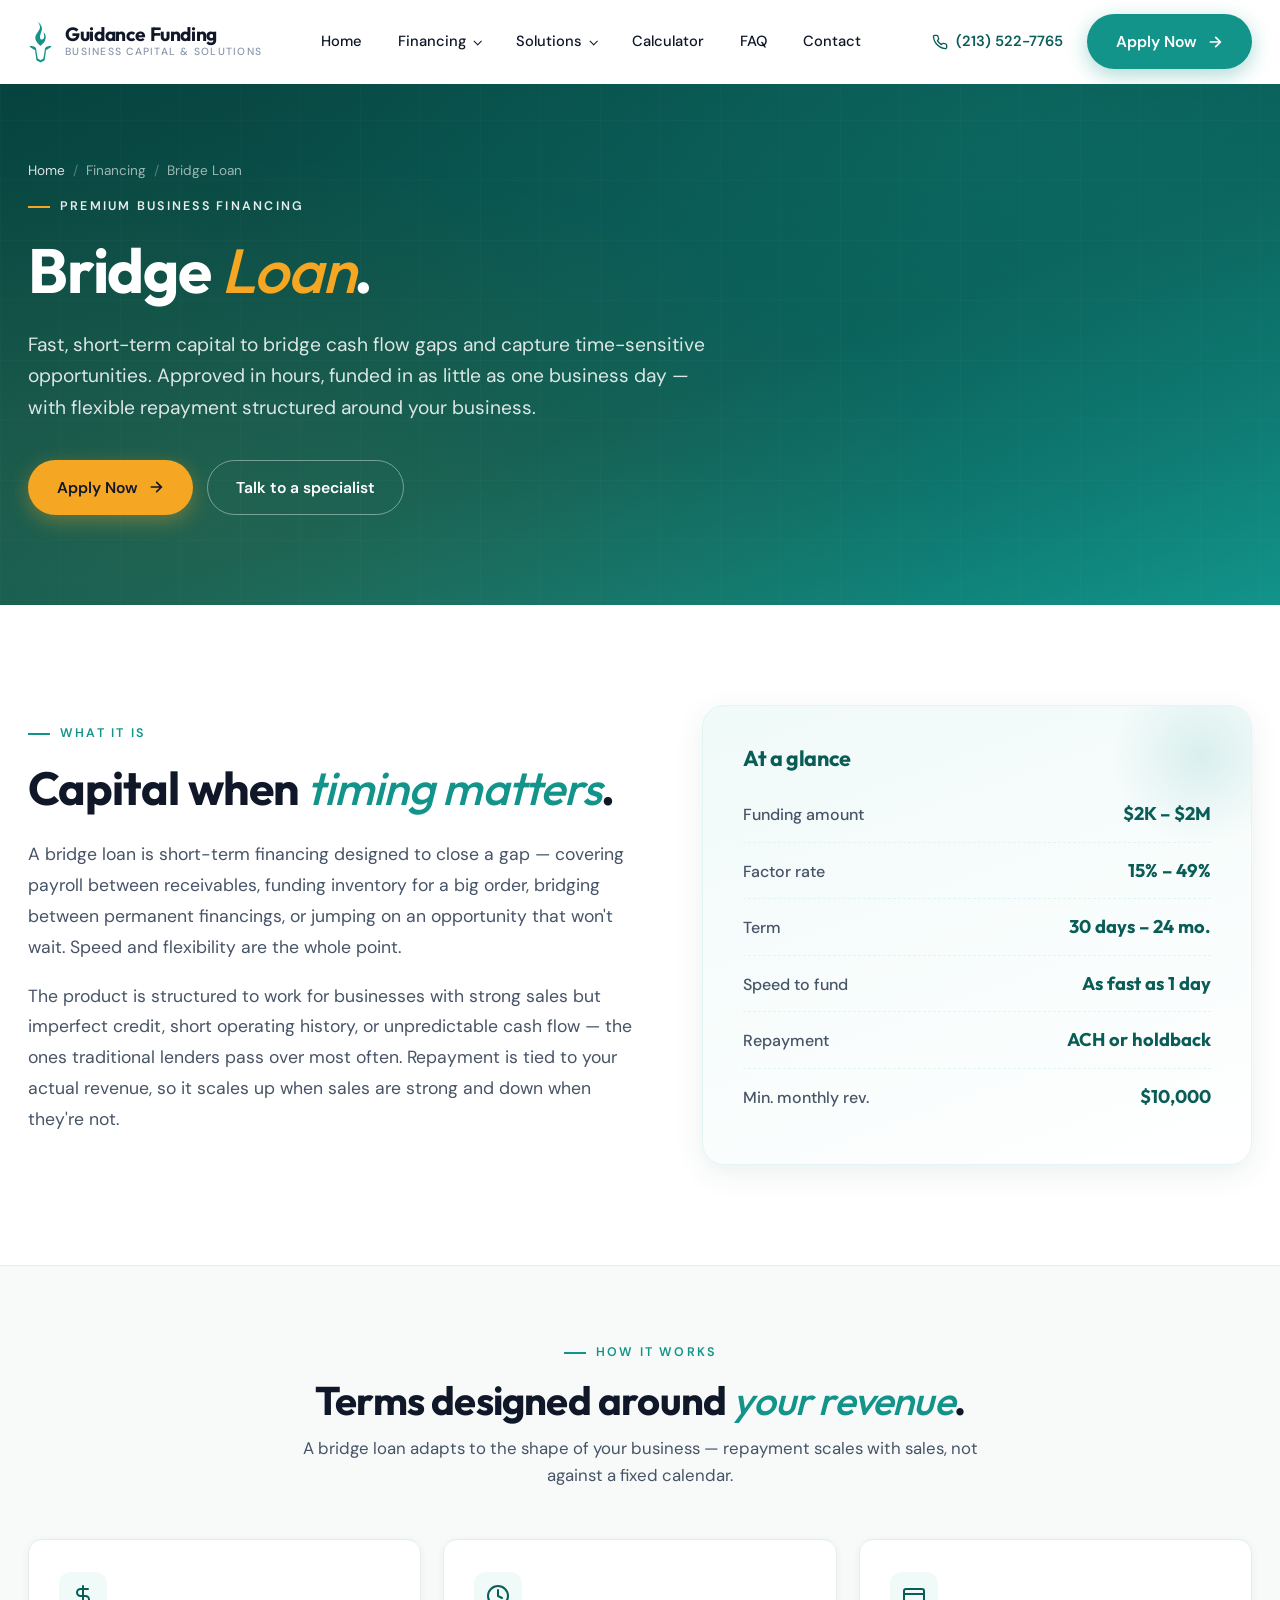
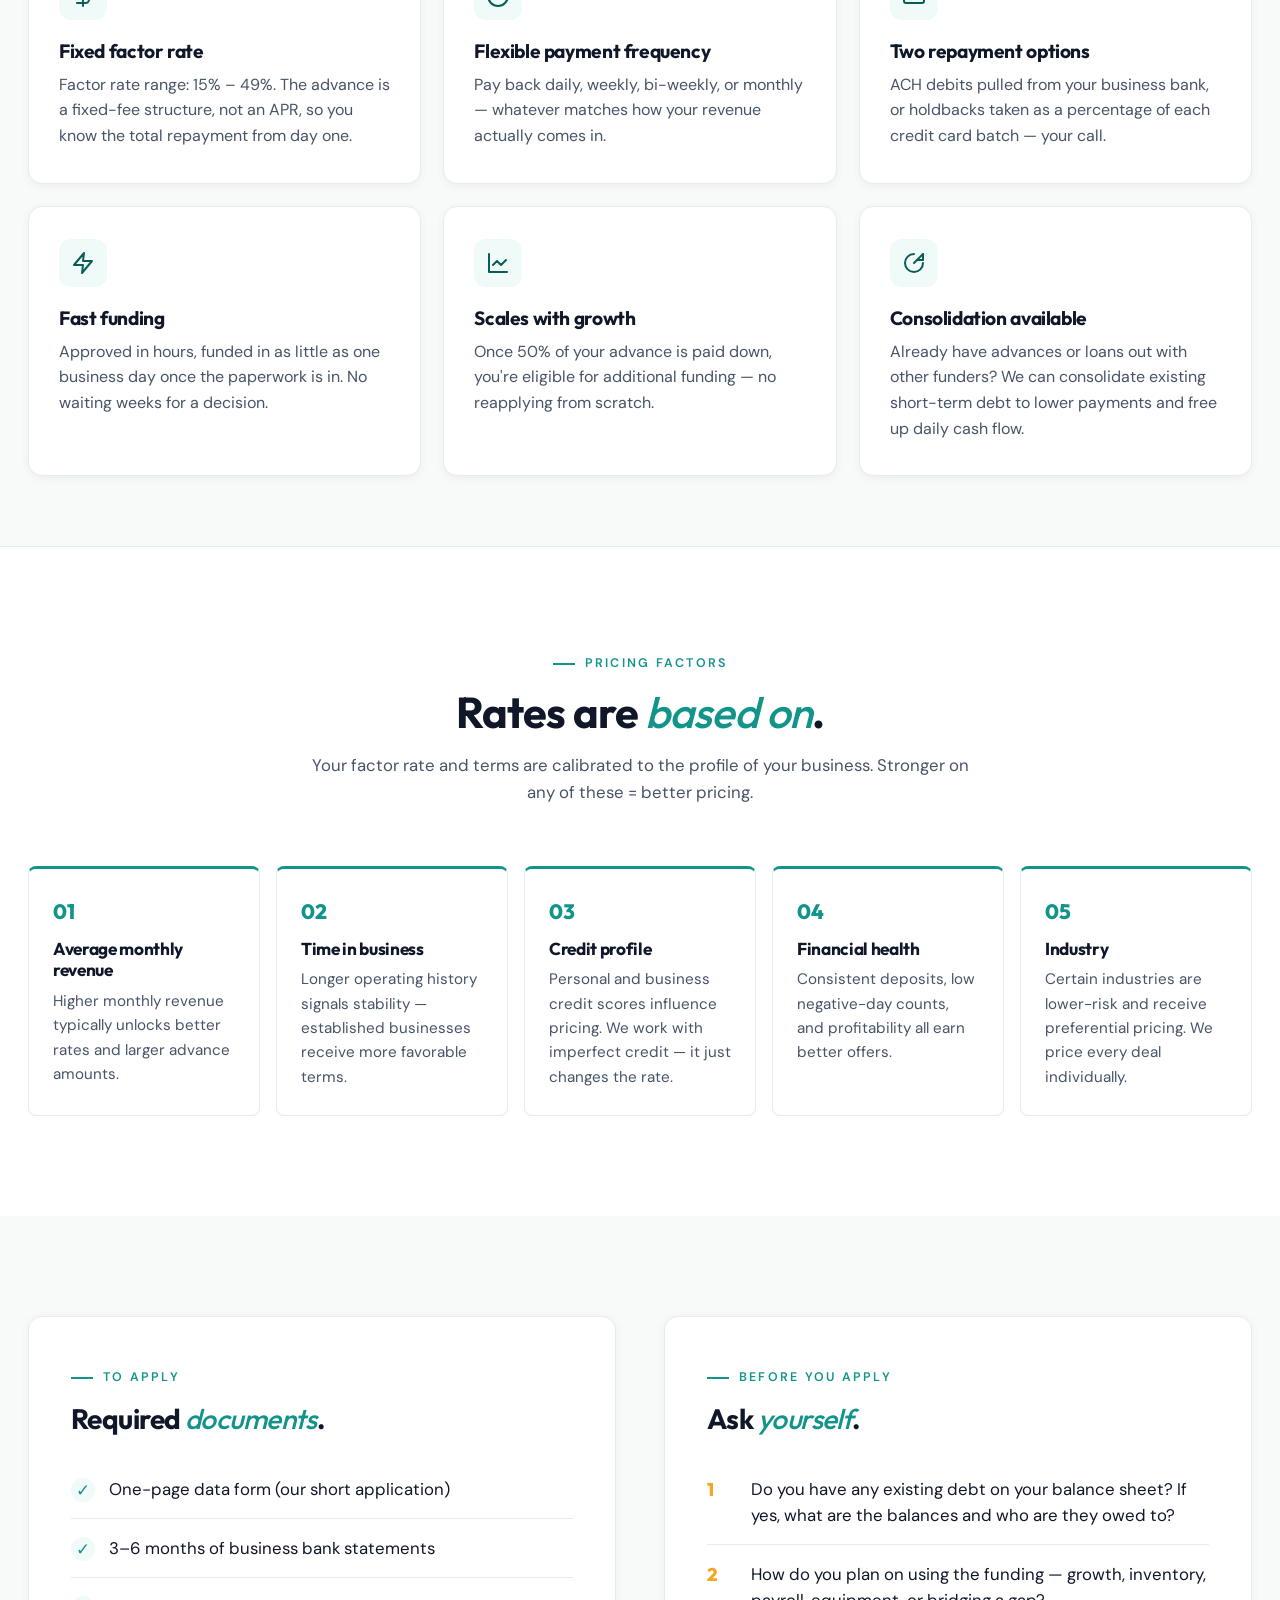
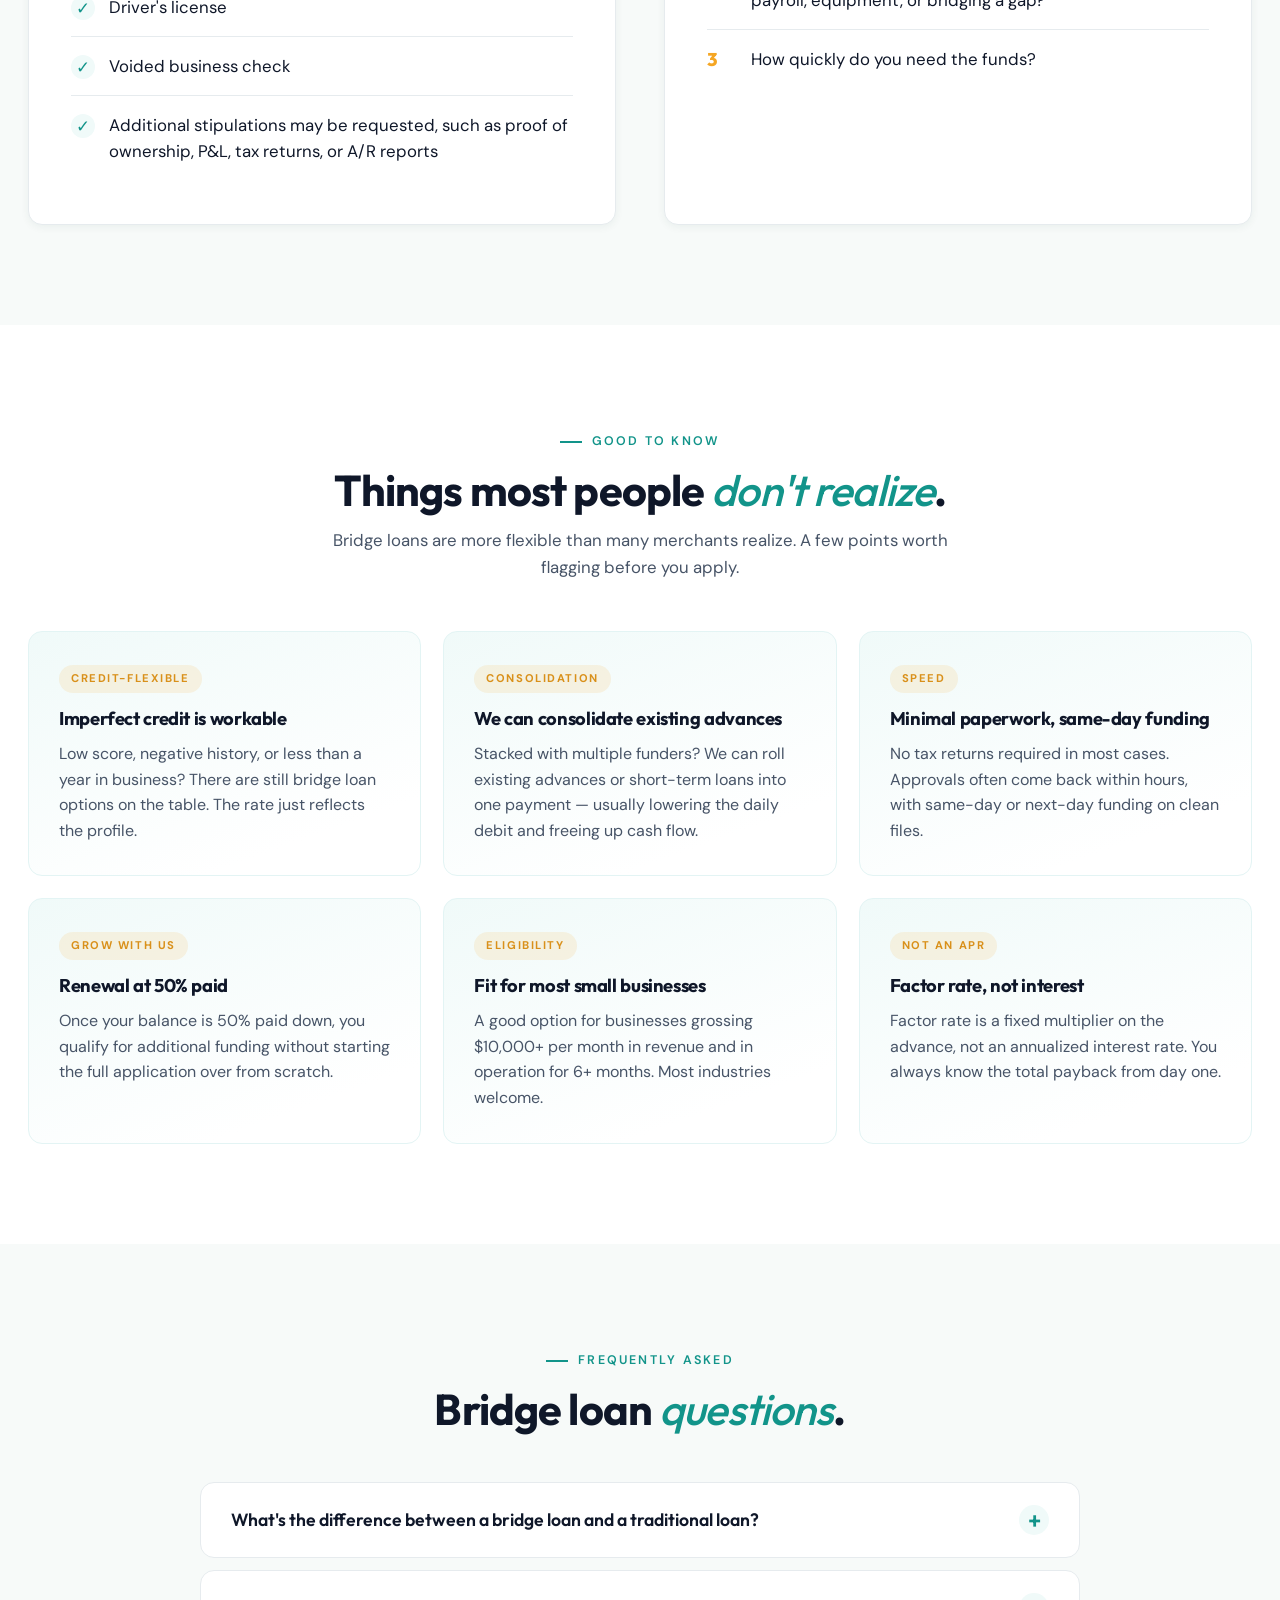
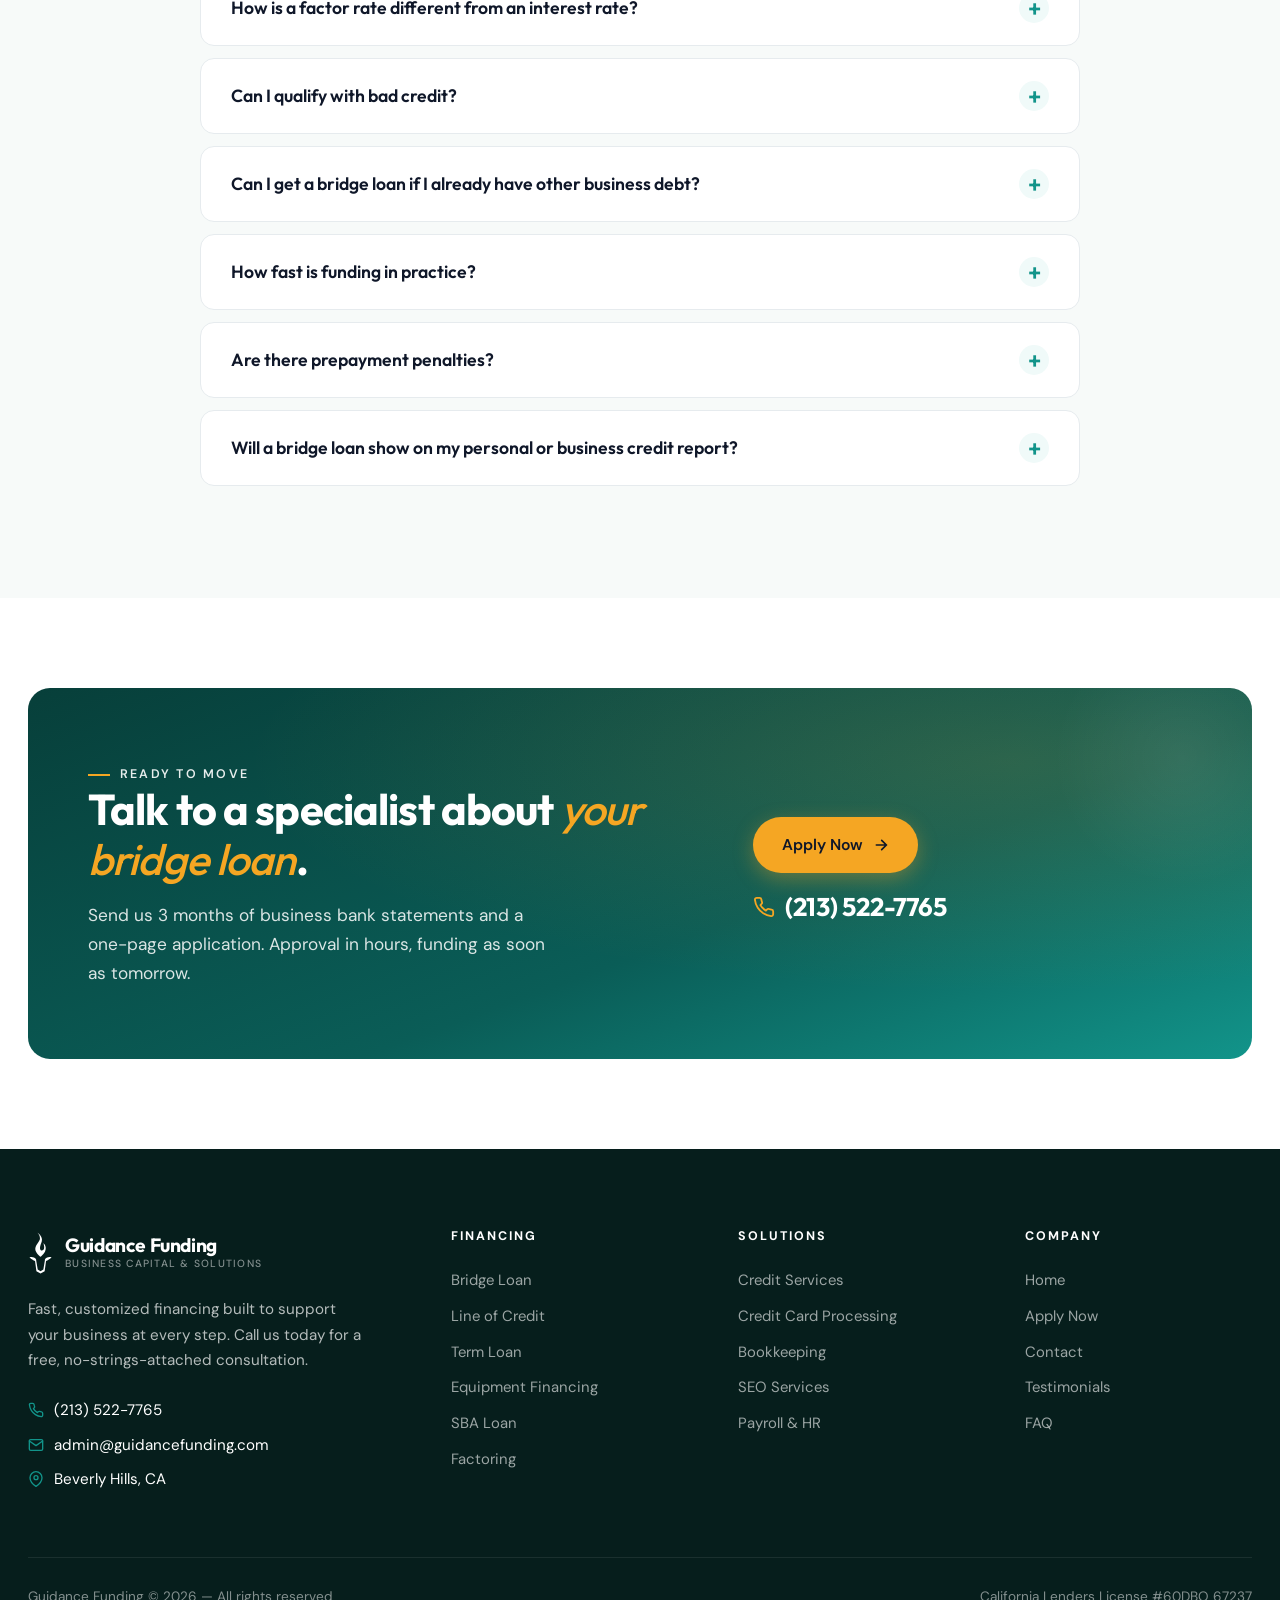
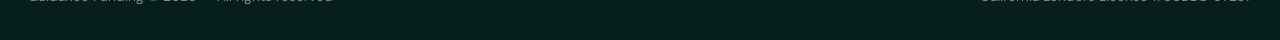
<file: bridge.html>
<!DOCTYPE html>
<html lang="en">
<head>
<meta charset="UTF-8" />
<meta name="viewport" content="width=device-width, initial-scale=1.0" />
<title>Bridge Loan — Guidance Funding</title>
<meta name="description" content="Short-term bridge financing from $2K to $2M. Fast approval, flexible repayment, funded in as little as one business day. Designed to bridge cash flow gaps and capture time-sensitive opportunities." />

<link rel="preconnect" href="https://fonts.googleapis.com" />
<link rel="preconnect" href="https://fonts.gstatic.com" crossorigin />
<link href="https://fonts.googleapis.com/css2?family=Outfit:wght@300;400;500;600;700;800&family=DM+Sans:opsz,wght@9..40,300;9..40,400;9..40,500;9..40,600;9..40,700&display=swap" rel="stylesheet" />
<link rel="stylesheet" href="styles.css" />

</head>
<body>

<!-- ========== NAV ========== -->
<div class="nav-wrap" id="navWrap">
  <nav class="nav">
    <div class="nav-inner">
      <a href="index.html" class="logo">
        <div class="logo-mark" aria-label="Guidance Funding"><svg viewBox="0 0 1568 3000" xmlns="http://www.w3.org/2000/svg" aria-hidden="true"><path d="M784,2783.39l257.18-146.24,87.41-632.03c57.15-23.53,83.18-34.08,195.99-109.64,89.77-60.13,148.6-151.74,148.6-151.74,0,0-155.46-7.61-279.03,44.54-129.43,54.63-141.2,137.84-139.52,186.58l-94.13,554.71-176.5,107.58-176.5-107.58-94.13-554.71c1.68-48.75-10.09-131.95-139.52-186.58-123.57-52.16-279.03-44.54-279.03-44.54,0,0,58.83,91.61,148.6,151.74,112.81,75.57,138.84,86.11,195.99,109.64l87.41,632.03,257.18,146.24h0Z"/><path d="M776.75,1740.23c41.98-13.6,241.99-211.95,289.65-330.16,144.88-359.4-104.22-521.09-104.22-521.09,0,0,159.67,426.02-87.41,457.21-37.14,4.69-163.24-27.25-110.22-275.67,41.77-195.73,111.38-256.15,108.74-421.62-4-250.82-287.64-432.29-287.64-432.29,0,0,168.39,156.22,161.37,373.17-6.55,202.47-271.97,372.85-291.93,643.03-17.1,231.46,321.66,507.43,321.66,507.43h0Z"/></svg></div>
        <div class="logo-text">
          <span class="name">Guidance Funding</span>
          <span class="tag">Business Capital &amp; Solutions</span>
        </div>
      </a>

      <ul class="nav-links">
        <li><a href="index.html">Home</a></li>
        <li class="has-drop">
          <span>Financing</span>
          <div class="drop">
            <h4 class="drop-title">Premium Business Financing</h4>
            <div class="drop-col">
              <a href="bridge.html" class="current">Bridge Loan</a>
              <a href="loc.html">Line of Credit</a>
              <a href="term.html">Term Loan</a>
              <a href="equipment.html">Equipment Financing</a>
            </div>
            <div class="drop-col">
              <a href="mortgage.html">Mortgage Financing</a>
              <a href="po.html">P.O. Financing</a>
              <a href="sba.html">SBA Loan</a>
              <a href="factoring.html">Factoring</a>
            </div>
          </div>
        </li>
        <li class="has-drop">
          <span>Solutions</span>
          <div class="drop">
            <h4 class="drop-title">Small Business Solutions</h4>
            <div class="drop-col">
              <a href="credit-services.html">Credit Services</a>
              <a href="ccp.html">Credit Card Processing</a>
              <a href="bookkeeping.html">Bookkeeping</a>
            </div>
            <div class="drop-col">
              <a href="seo.html">SEO Services</a>
              <a href="payroll.html">Payroll &amp; HR</a>
            </div>
          </div>
        </li>
        <li><a href="index.html#calculator">Calculator</a></li>
        <li><a href="index.html#faq">FAQ</a></li>
        <li><a href="contact.html">Contact</a></li>
      </ul>

      <div class="nav-right">
        <a href="tel:2135227765" class="phone-link">
          <svg viewBox="0 0 24 24" fill="none" stroke="currentColor" stroke-width="2" stroke-linecap="round" stroke-linejoin="round"><path d="M22 16.92v3a2 2 0 0 1-2.18 2 19.79 19.79 0 0 1-8.63-3.07 19.5 19.5 0 0 1-6-6 19.79 19.79 0 0 1-3.07-8.67A2 2 0 0 1 4.11 2h3a2 2 0 0 1 2 1.72 12.84 12.84 0 0 0 .7 2.81 2 2 0 0 1-.45 2.11L8.09 9.91a16 16 0 0 0 6 6l1.27-1.27a2 2 0 0 1 2.11-.45 12.84 12.84 0 0 0 2.81.7A2 2 0 0 1 22 16.92z"/></svg>
          (213) 522-7765
        </a>
        <a href="apply.html" class="btn btn-primary">Apply Now <svg class="arrow" viewBox="0 0 24 24" fill="none" stroke="currentColor" stroke-width="2.5" stroke-linecap="round"><path d="M5 12h14M13 5l7 7-7 7"/></svg></a>
      </div>

      <button class="nav-toggle" id="navToggle" aria-label="Menu">
        <span></span><span></span><span></span>
      </button>
    </div>
  </nav>
</div>

<!-- Mobile drawer -->
<aside class="mobile-nav" id="mobileNav">
  <a href="index.html">Home</a>
  <div class="group">
    <h4>Financing</h4>
    <a href="bridge.html">Bridge Loan</a>
    <a href="loc.html">Line of Credit</a>
    <a href="term.html">Term Loan</a>
    <a href="equipment.html">Equipment Financing</a>
    <a href="mortgage.html">Mortgage Financing</a>
    <a href="po.html">P.O. Financing</a>
    <a href="sba.html">SBA Loan</a>
    <a href="factoring.html">Factoring</a>
  </div>
  <div class="group">
    <h4>Solutions</h4>
    <a href="credit-services.html">Credit Services</a>
    <a href="ccp.html">Credit Card Processing</a>
    <a href="bookkeeping.html">Bookkeeping</a>
    <a href="seo.html">SEO Services</a>
    <a href="payroll.html">Payroll &amp; HR</a>
  </div>
  <a href="index.html#calculator">Calculator</a>
  <a href="index.html#faq">FAQ</a>
  <a href="contact.html">Contact</a>
  <div class="mobile-cta">
    <a href="tel:2135227765" class="btn btn-ghost" style="width:100%; margin-bottom:10px;">(213) 522-7765</a>
    <a href="apply.html" class="btn btn-primary" style="width:100%;">Apply Now</a>
  </div>
</aside>

<!-- ========== HERO ========== -->
<section class="page-hero">
  <div class="container">
    <div class="crumbs">
      <a href="index.html">Home</a>
      <span class="sep">/</span>
      <span>Financing</span>
      <span class="sep">/</span>
      <span>Bridge Loan</span>
    </div>
    <div class="eyebrow eyebrow-light">Premium Business Financing</div>
    <h1>Bridge <span class="accent">Loan</span>.</h1>
    <p class="lede">
      Fast, short-term capital to bridge cash flow gaps and capture time-sensitive opportunities. Approved in hours, funded in as little as one business day &mdash; with flexible repayment structured around your business.
    </p>
    <div class="page-hero-ctas">
      <a href="apply.html" class="btn btn-amber">
        Apply Now
        <svg class="arrow" viewBox="0 0 24 24" fill="none" stroke="currentColor" stroke-width="2.5" stroke-linecap="round"><path d="M5 12h14M13 5l7 7-7 7"/></svg>
      </a>
      <a href="tel:2135227765" class="btn btn-outline">Talk to a specialist</a>
    </div>
  </div>
</section>

<!-- ========== OVERVIEW ========== -->
<section class="overview">
  <div class="container">
    <div class="overview-grid">
      <div class="reveal">
        <div class="eyebrow">What it is</div>
        <h2>Capital when <span class="accent">timing matters</span>.</h2>
        <p>
          A bridge loan is short-term financing designed to close a gap &mdash; covering payroll between receivables, funding inventory for a big order, bridging between permanent financings, or jumping on an opportunity that won't wait. Speed and flexibility are the whole point.
        </p>
        <p>
          The product is structured to work for businesses with strong sales but imperfect credit, short operating history, or unpredictable cash flow &mdash; the ones traditional lenders pass over most often. Repayment is tied to your actual revenue, so it scales up when sales are strong and down when they're not.
        </p>
      </div>

      <div class="overview-card reveal">
        <h3>At a glance</h3>
        <ul>
          <li><span class="lbl">Funding amount</span><span class="val">$2K &ndash; $2M</span></li>
          <li><span class="lbl">Factor rate</span><span class="val">15% &ndash; 49%</span></li>
          <li><span class="lbl">Term</span><span class="val">30 days &ndash; 24 mo.</span></li>
          <li><span class="lbl">Speed to fund</span><span class="val">As fast as 1 day</span></li>
          <li><span class="lbl">Repayment</span><span class="val">ACH or holdback</span></li>
          <li><span class="lbl">Min. monthly rev.</span><span class="val">$10,000</span></li>
        </ul>
      </div>
    </div>
  </div>
</section>

<!-- ========== FACTS GRID ========== -->
<section class="facts">
  <div class="container">
    <div class="facts-head reveal">
      <div class="eyebrow" style="justify-content:center;">How it works</div>
      <h2>Terms designed around <span class="accent">your revenue</span>.</h2>
      <p>A bridge loan adapts to the shape of your business &mdash; repayment scales with sales, not against a fixed calendar.</p>
    </div>

    <div class="facts-grid">
      <div class="fact reveal">
        <div class="fact-icon">
          <svg viewBox="0 0 24 24" fill="none" stroke="currentColor" stroke-width="2" stroke-linecap="round" stroke-linejoin="round"><path d="M12 2v20M17 5H9.5a3.5 3.5 0 0 0 0 7h5a3.5 3.5 0 0 1 0 7H6"/></svg>
        </div>
        <h4>Fixed factor rate</h4>
        <p>Factor rate range: 15% &ndash; 49%. The advance is a fixed-fee structure, not an APR, so you know the total repayment from day one.</p>
      </div>
      <div class="fact reveal">
        <div class="fact-icon">
          <svg viewBox="0 0 24 24" fill="none" stroke="currentColor" stroke-width="2" stroke-linecap="round" stroke-linejoin="round"><circle cx="12" cy="12" r="10"/><path d="M12 6v6l4 2"/></svg>
        </div>
        <h4>Flexible payment frequency</h4>
        <p>Pay back daily, weekly, bi-weekly, or monthly &mdash; whatever matches how your revenue actually comes in.</p>
      </div>
      <div class="fact reveal">
        <div class="fact-icon">
          <svg viewBox="0 0 24 24" fill="none" stroke="currentColor" stroke-width="2" stroke-linecap="round" stroke-linejoin="round"><rect x="2" y="5" width="20" height="14" rx="2"/><path d="M2 10h20"/></svg>
        </div>
        <h4>Two repayment options</h4>
        <p>ACH debits pulled from your business bank, or holdbacks taken as a percentage of each credit card batch &mdash; your call.</p>
      </div>
      <div class="fact reveal">
        <div class="fact-icon">
          <svg viewBox="0 0 24 24" fill="none" stroke="currentColor" stroke-width="2" stroke-linecap="round" stroke-linejoin="round"><path d="M13 2L3 14h9l-1 8 10-12h-9l1-8z"/></svg>
        </div>
        <h4>Fast funding</h4>
        <p>Approved in hours, funded in as little as one business day once the paperwork is in. No waiting weeks for a decision.</p>
      </div>
      <div class="fact reveal">
        <div class="fact-icon">
          <svg viewBox="0 0 24 24" fill="none" stroke="currentColor" stroke-width="2" stroke-linecap="round" stroke-linejoin="round"><path d="M3 3v18h18"/><path d="M7 14l4-4 4 4 5-5"/></svg>
        </div>
        <h4>Scales with growth</h4>
        <p>Once 50% of your advance is paid down, you're eligible for additional funding &mdash; no reapplying from scratch.</p>
      </div>
      <div class="fact reveal">
        <div class="fact-icon">
          <svg viewBox="0 0 24 24" fill="none" stroke="currentColor" stroke-width="2" stroke-linecap="round" stroke-linejoin="round"><path d="M21 12c0 4.97-4.03 9-9 9s-9-4.03-9-9 4.03-9 9-9"/><path d="M21 3v6h-6"/><path d="M21 3l-9 9"/></svg>
        </div>
        <h4>Consolidation available</h4>
        <p>Already have advances or loans out with other funders? We can consolidate existing short-term debt to lower payments and free up daily cash flow.</p>
      </div>
    </div>
  </div>
</section>

<!-- ========== RATES BASED ON ========== -->
<section class="rates-section">
  <div class="container">
    <div class="rates-head reveal">
      <div class="eyebrow" style="justify-content:center;">Pricing factors</div>
      <h2>Rates are <span class="accent">based on</span>.</h2>
      <p>Your factor rate and terms are calibrated to the profile of your business. Stronger on any of these = better pricing.</p>
    </div>

    <div class="rates-grid">
      <div class="rate-card reveal">
        <div class="num">01</div>
        <h4>Average monthly revenue</h4>
        <p>Higher monthly revenue typically unlocks better rates and larger advance amounts.</p>
      </div>
      <div class="rate-card reveal">
        <div class="num">02</div>
        <h4>Time in business</h4>
        <p>Longer operating history signals stability &mdash; established businesses receive more favorable terms.</p>
      </div>
      <div class="rate-card reveal">
        <div class="num">03</div>
        <h4>Credit profile</h4>
        <p>Personal and business credit scores influence pricing. We work with imperfect credit &mdash; it just changes the rate.</p>
      </div>
      <div class="rate-card reveal">
        <div class="num">04</div>
        <h4>Financial health</h4>
        <p>Consistent deposits, low negative-day counts, and profitability all earn better offers.</p>
      </div>
      <div class="rate-card reveal">
        <div class="num">05</div>
        <h4>Industry</h4>
        <p>Certain industries are lower-risk and receive preferential pricing. We price every deal individually.</p>
      </div>
    </div>
  </div>
</section>

<!-- ========== DOCUMENTS + QUESTIONS ========== -->
<section class="split-section">
  <div class="container">
    <div class="split-grid">
      <div class="split-card reveal">
        <div class="eyebrow">To apply</div>
        <h3>Required <span class="accent">documents</span>.</h3>
        <ul class="doc-list">
          <li>One-page data form (our short application)</li>
          <li>3&ndash;6 months of business bank statements</li>
          <li>Driver's license</li>
          <li>Voided business check</li>
          <li>Additional stipulations may be requested, such as proof of ownership, P&amp;L, tax returns, or A/R reports</li>
        </ul>
      </div>

      <div class="split-card reveal">
        <div class="eyebrow">Before you apply</div>
        <h3>Ask <span class="accent">yourself</span>.</h3>
        <ul class="q-list">
          <li>Do you have any existing debt on your balance sheet? If yes, what are the balances and who are they owed to?</li>
          <li>How do you plan on using the funding &mdash; growth, inventory, payroll, equipment, or bridging a gap?</li>
          <li>How quickly do you need the funds?</li>
        </ul>
      </div>
    </div>
  </div>
</section>

<!-- ========== GOOD TO KNOW ========== -->
<section class="gtk-section">
  <div class="container">
    <div class="gtk-head reveal">
      <div class="eyebrow" style="justify-content:center;">Good to know</div>
      <h2>Things most people <span class="accent">don't realize</span>.</h2>
      <p>Bridge loans are more flexible than many merchants realize. A few points worth flagging before you apply.</p>
    </div>

    <div class="gtk-grid">
      <div class="gtk-card reveal">
        <span class="tag">Credit-flexible</span>
        <h4>Imperfect credit is workable</h4>
        <p>Low score, negative history, or less than a year in business? There are still bridge loan options on the table. The rate just reflects the profile.</p>
      </div>
      <div class="gtk-card reveal">
        <span class="tag">Consolidation</span>
        <h4>We can consolidate existing advances</h4>
        <p>Stacked with multiple funders? We can roll existing advances or short-term loans into one payment &mdash; usually lowering the daily debit and freeing up cash flow.</p>
      </div>
      <div class="gtk-card reveal">
        <span class="tag">Speed</span>
        <h4>Minimal paperwork, same-day funding</h4>
        <p>No tax returns required in most cases. Approvals often come back within hours, with same-day or next-day funding on clean files.</p>
      </div>
      <div class="gtk-card reveal">
        <span class="tag">Grow with us</span>
        <h4>Renewal at 50% paid</h4>
        <p>Once your balance is 50% paid down, you qualify for additional funding without starting the full application over from scratch.</p>
      </div>
      <div class="gtk-card reveal">
        <span class="tag">Eligibility</span>
        <h4>Fit for most small businesses</h4>
        <p>A good option for businesses grossing $10,000+ per month in revenue and in operation for 6+ months. Most industries welcome.</p>
      </div>
      <div class="gtk-card reveal">
        <span class="tag">Not an APR</span>
        <h4>Factor rate, not interest</h4>
        <p>Factor rate is a fixed multiplier on the advance, not an annualized interest rate. You always know the total payback from day one.</p>
      </div>
    </div>
  </div>
</section>

<!-- ========== FAQ ========== -->
<section class="faq-section">
  <div class="container">
    <div class="faq-head reveal">
      <div class="eyebrow" style="justify-content:center;">Frequently asked</div>
      <h2>Bridge loan <span class="accent">questions</span>.</h2>
    </div>

    <div class="faq-list">
      <details class="faq-item reveal">
        <summary>What's the difference between a bridge loan and a traditional loan? <span class="plus">+</span></summary>
        <div class="answer">A traditional loan is a debt instrument with an APR, fixed monthly payments, and a multi-year term. A bridge loan is short-term &mdash; typically 30 days to 24 months &mdash; priced with a fixed total cost and repaid through a slice of your daily revenue. There's no compounding interest, and the total payback amount is fixed upfront, so you know exactly what the capital costs before you sign.</div>
      </details>
      <details class="faq-item reveal">
        <summary>How is a factor rate different from an interest rate? <span class="plus">+</span></summary>
        <div class="answer">A factor rate is a flat multiplier. A 1.30 factor on a $100,000 advance means you repay $130,000 total &mdash; regardless of how long it takes. An APR compounds over time; a factor rate doesn't. Paying faster doesn't reduce the payback; paying slower doesn't increase it.</div>
      </details>
      <details class="faq-item reveal">
        <summary>Can I qualify with bad credit? <span class="plus">+</span></summary>
        <div class="answer">Yes. Credit is a pricing factor, not a hard gate. We've funded businesses with FICOs in the 500s. What matters more is revenue consistency, time in business, and bank account health. Low credit usually means a higher factor rate or a shorter initial term, not an automatic decline.</div>
      </details>
      <details class="faq-item reveal">
        <summary>Can I get a bridge loan if I already have other business debt? <span class="plus">+</span></summary>
        <div class="answer">In most cases, yes. We can either stack a second position or consolidate your existing advance into a new one with lower combined payments. The consolidation route typically improves daily cash flow because the new payment replaces multiple older ones.</div>
      </details>
      <details class="faq-item reveal">
        <summary>How fast is funding in practice? <span class="plus">+</span></summary>
        <div class="answer">On clean files, we often approve within hours of receiving statements and the application, with funding the same day or next business day. More complex deals (larger amounts, consolidation, multiple bank accounts) take a bit longer &mdash; usually 2&ndash;3 business days end to end.</div>
      </details>
      <details class="faq-item reveal">
        <summary>Are there prepayment penalties? <span class="plus">+</span></summary>
        <div class="answer">Because the payback amount is fixed by the factor rate, paying early doesn't save you interest (there isn't any to save). Some funders offer a discount for early payoff &mdash; it depends on the specific program. We'll always tell you what your early-payoff number looks like before you sign.</div>
      </details>
      <details class="faq-item reveal">
        <summary>Will a bridge loan show on my personal or business credit report? <span class="plus">+</span></summary>
        <div class="answer">Bridge loans of this type generally aren't reported to personal or business credit bureaus, so they don't build (or hurt) your credit directly. We pull credit during underwriting, but the advance itself isn't a tradeline that shows up on a credit report.</div>
      </details>
    </div>
  </div>
</section>

<!-- ========== FINAL CTA ========== -->
<section class="final-cta">
  <div class="container">
    <div class="final-cta-inner reveal">
      <div>
        <div class="eyebrow eyebrow-light">Ready to move</div>
        <h2>Talk to a specialist about <span class="accent">your bridge loan</span>.</h2>
        <p>Send us 3 months of business bank statements and a one-page application. Approval in hours, funding as soon as tomorrow.</p>
      </div>
      <div class="final-cta-right">
        <a href="apply.html" class="btn btn-amber">
          Apply Now
          <svg class="arrow" viewBox="0 0 24 24" fill="none" stroke="currentColor" stroke-width="2.5" stroke-linecap="round"><path d="M5 12h14M13 5l7 7-7 7"/></svg>
        </a>
        <a href="tel:2135227765" class="final-cta-phone">
          <svg viewBox="0 0 24 24" fill="none" stroke="currentColor" stroke-width="2" stroke-linecap="round" stroke-linejoin="round"><path d="M22 16.92v3a2 2 0 0 1-2.18 2 19.79 19.79 0 0 1-8.63-3.07 19.5 19.5 0 0 1-6-6 19.79 19.79 0 0 1-3.07-8.67A2 2 0 0 1 4.11 2h3a2 2 0 0 1 2 1.72 12.84 12.84 0 0 0 .7 2.81 2 2 0 0 1-.45 2.11L8.09 9.91a16 16 0 0 0 6 6l1.27-1.27a2 2 0 0 1 2.11-.45 12.84 12.84 0 0 0 2.81.7A2 2 0 0 1 22 16.92z"/></svg>
          (213) 522-7765
        </a>
      </div>
    </div>
  </div>
</section>

<!-- ========== FOOTER ========== -->
<footer class="footer">
  <div class="container">
    <div class="footer-grid">
      <div class="footer-about">
        <a href="index.html" class="logo">
          <div class="logo-mark" aria-label="Guidance Funding"><svg viewBox="0 0 1568 3000" xmlns="http://www.w3.org/2000/svg" aria-hidden="true"><path d="M784,2783.39l257.18-146.24,87.41-632.03c57.15-23.53,83.18-34.08,195.99-109.64,89.77-60.13,148.6-151.74,148.6-151.74,0,0-155.46-7.61-279.03,44.54-129.43,54.63-141.2,137.84-139.52,186.58l-94.13,554.71-176.5,107.58-176.5-107.58-94.13-554.71c1.68-48.75-10.09-131.95-139.52-186.58-123.57-52.16-279.03-44.54-279.03-44.54,0,0,58.83,91.61,148.6,151.74,112.81,75.57,138.84,86.11,195.99,109.64l87.41,632.03,257.18,146.24h0Z"/><path d="M776.75,1740.23c41.98-13.6,241.99-211.95,289.65-330.16,144.88-359.4-104.22-521.09-104.22-521.09,0,0,159.67,426.02-87.41,457.21-37.14,4.69-163.24-27.25-110.22-275.67,41.77-195.73,111.38-256.15,108.74-421.62-4-250.82-287.64-432.29-287.64-432.29,0,0,168.39,156.22,161.37,373.17-6.55,202.47-271.97,372.85-291.93,643.03-17.1,231.46,321.66,507.43,321.66,507.43h0Z"/></svg></div>
          <div class="logo-text">
            <span class="name">Guidance Funding</span>
            <span class="tag">Business Capital &amp; Solutions</span>
          </div>
        </a>
        <p>Fast, customized financing built to support your business at every step. Call us today for a free, no-strings-attached consultation.</p>
        <a href="tel:2135227765" class="footer-contact-line">
          <svg viewBox="0 0 24 24" fill="none" stroke="currentColor" stroke-width="2" stroke-linecap="round" stroke-linejoin="round"><path d="M22 16.92v3a2 2 0 0 1-2.18 2 19.79 19.79 0 0 1-8.63-3.07 19.5 19.5 0 0 1-6-6 19.79 19.79 0 0 1-3.07-8.67A2 2 0 0 1 4.11 2h3a2 2 0 0 1 2 1.72 12.84 12.84 0 0 0 .7 2.81 2 2 0 0 1-.45 2.11L8.09 9.91a16 16 0 0 0 6 6l1.27-1.27a2 2 0 0 1 2.11-.45 12.84 12.84 0 0 0 2.81.7A2 2 0 0 1 22 16.92z"/></svg>
          (213) 522-7765
        </a>
        <a href="mailto:admin@guidancefunding.com" class="footer-contact-line">
          <svg viewBox="0 0 24 24" fill="none" stroke="currentColor" stroke-width="2" stroke-linecap="round" stroke-linejoin="round"><path d="M4 4h16c1.1 0 2 .9 2 2v12c0 1.1-.9 2-2 2H4c-1.1 0-2-.9-2-2V6c0-1.1.9-2 2-2z"/><path d="M22 6l-10 7L2 6"/></svg>
          admin@guidancefunding.com
        </a>
        <span class="footer-contact-line">
          <svg viewBox="0 0 24 24" fill="none" stroke="currentColor" stroke-width="2" stroke-linecap="round" stroke-linejoin="round"><path d="M21 10c0 7-9 13-9 13s-9-6-9-13a9 9 0 0 1 18 0z"/><circle cx="12" cy="10" r="3"/></svg>
          Beverly Hills, CA
        </span>
      </div>
      <div class="footer-col">
        <h5>Financing</h5>
        <ul>
          <li><a href="bridge.html">Bridge Loan</a></li>
          <li><a href="loc.html">Line of Credit</a></li>
          <li><a href="term.html">Term Loan</a></li>
          <li><a href="equipment.html">Equipment Financing</a></li>
          <li><a href="sba.html">SBA Loan</a></li>
          <li><a href="factoring.html">Factoring</a></li>
        </ul>
      </div>
      <div class="footer-col">
        <h5>Solutions</h5>
        <ul>
          <li><a href="credit-services.html">Credit Services</a></li>
          <li><a href="ccp.html">Credit Card Processing</a></li>
          <li><a href="bookkeeping.html">Bookkeeping</a></li>
          <li><a href="seo.html">SEO Services</a></li>
          <li><a href="payroll.html">Payroll &amp; HR</a></li>
        </ul>
      </div>
      <div class="footer-col">
        <h5>Company</h5>
        <ul>
          <li><a href="index.html">Home</a></li>
          <li><a href="apply.html">Apply Now</a></li>
          <li><a href="contact.html">Contact</a></li>
          <li><a href="index.html#testimonials">Testimonials</a></li>
          <li><a href="index.html#faq">FAQ</a></li>
        </ul>
      </div>
    </div>
    <div class="footer-bottom">
      <div>Guidance Funding © 2026 — All rights reserved</div>
      <div>California Lenders License #60DBO 67237</div>
    </div>
  </div>
</footer>

<script>
// Nav scroll state
const navWrap = document.getElementById('navWrap');
window.addEventListener('scroll', () => {
  if (window.scrollY > 20) navWrap.classList.add('scrolled');
  else navWrap.classList.remove('scrolled');
});

// Mobile nav toggle
const navToggle = document.getElementById('navToggle');
const mobileNav = document.getElementById('mobileNav');
navToggle.addEventListener('click', () => {
  navToggle.classList.toggle('active');
  mobileNav.classList.toggle('open');
});
document.querySelectorAll('.mobile-nav a').forEach(link => {
  link.addEventListener('click', () => {
    navToggle.classList.remove('active');
    mobileNav.classList.remove('open');
  });
});

// Reveal on scroll
const io = new IntersectionObserver((entries) => {
  entries.forEach(entry => {
    if (entry.isIntersecting) {
      entry.target.classList.add('in-view');
      io.unobserve(entry.target);
    }
  });
}, { threshold: 0.12, rootMargin: '0px 0px -50px 0px' });

document.querySelectorAll('.reveal').forEach(el => io.observe(el));
</script>

</body>
</html>
</file>
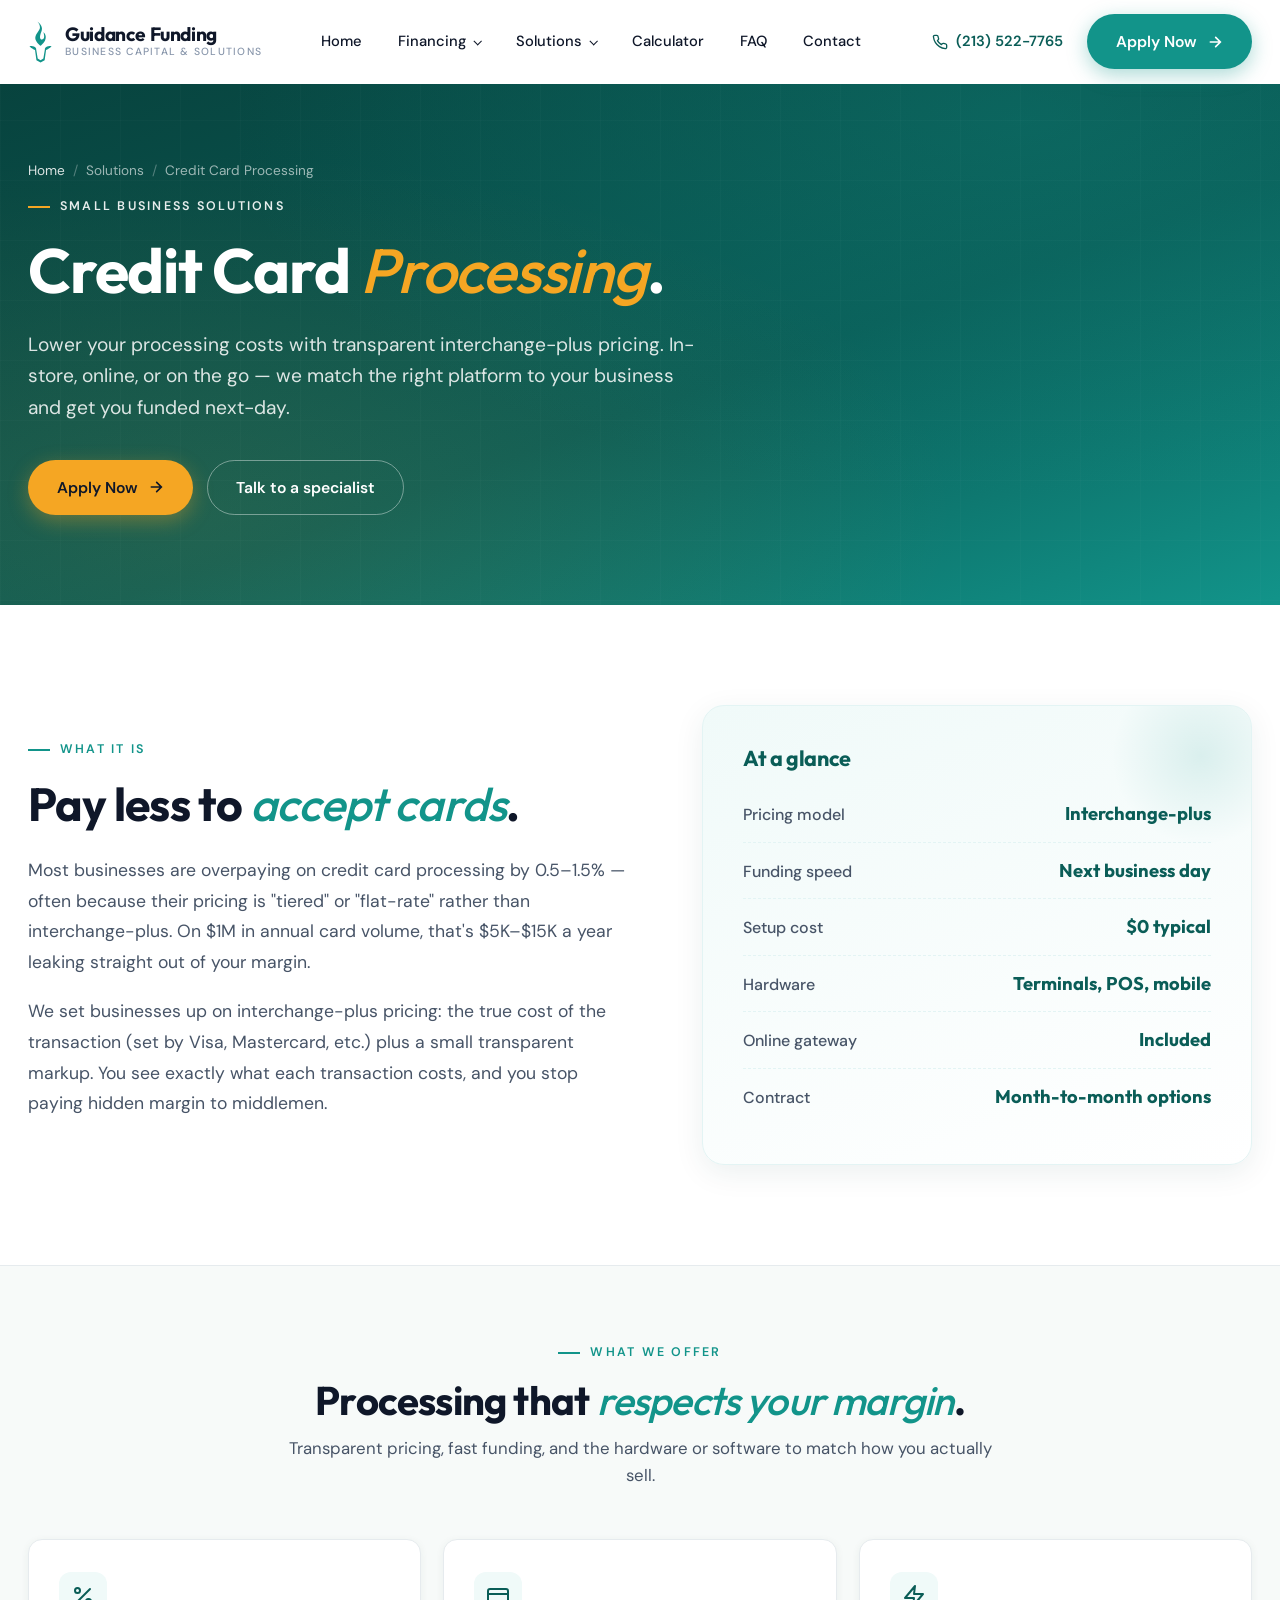
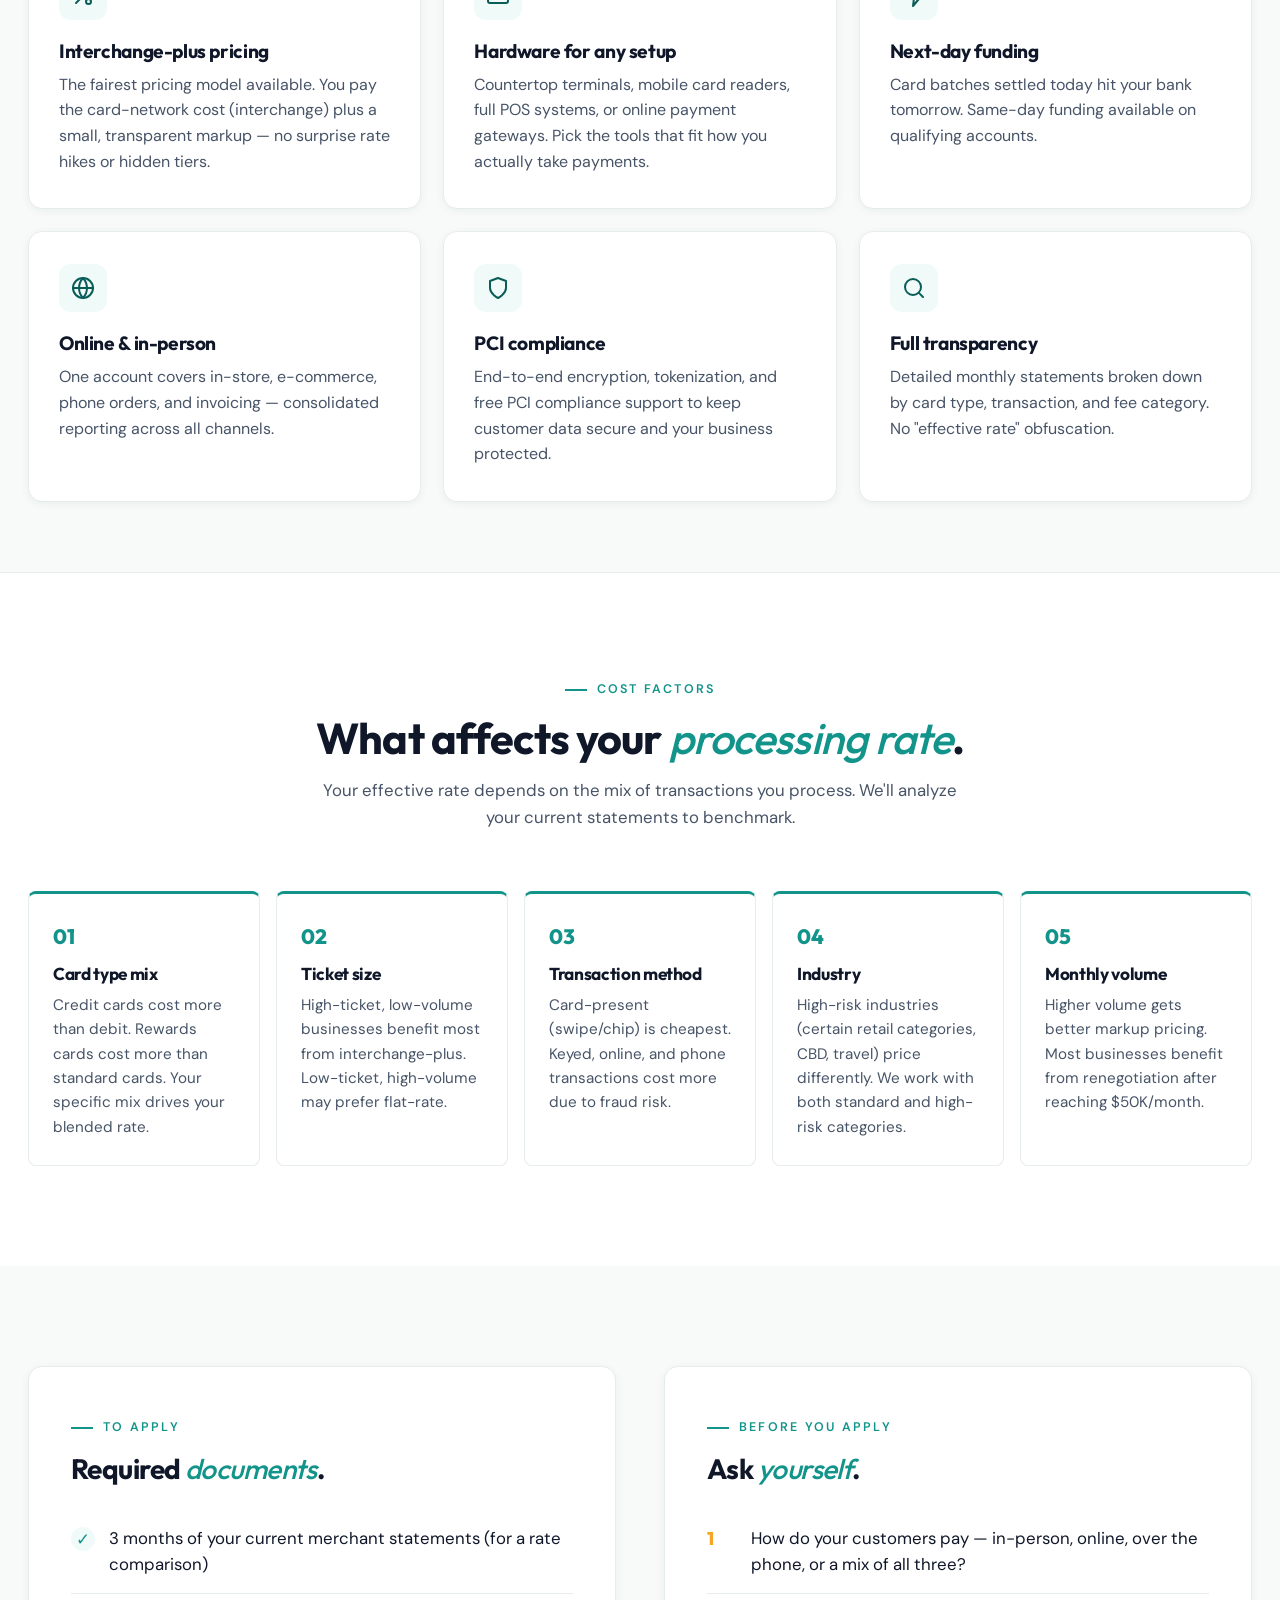
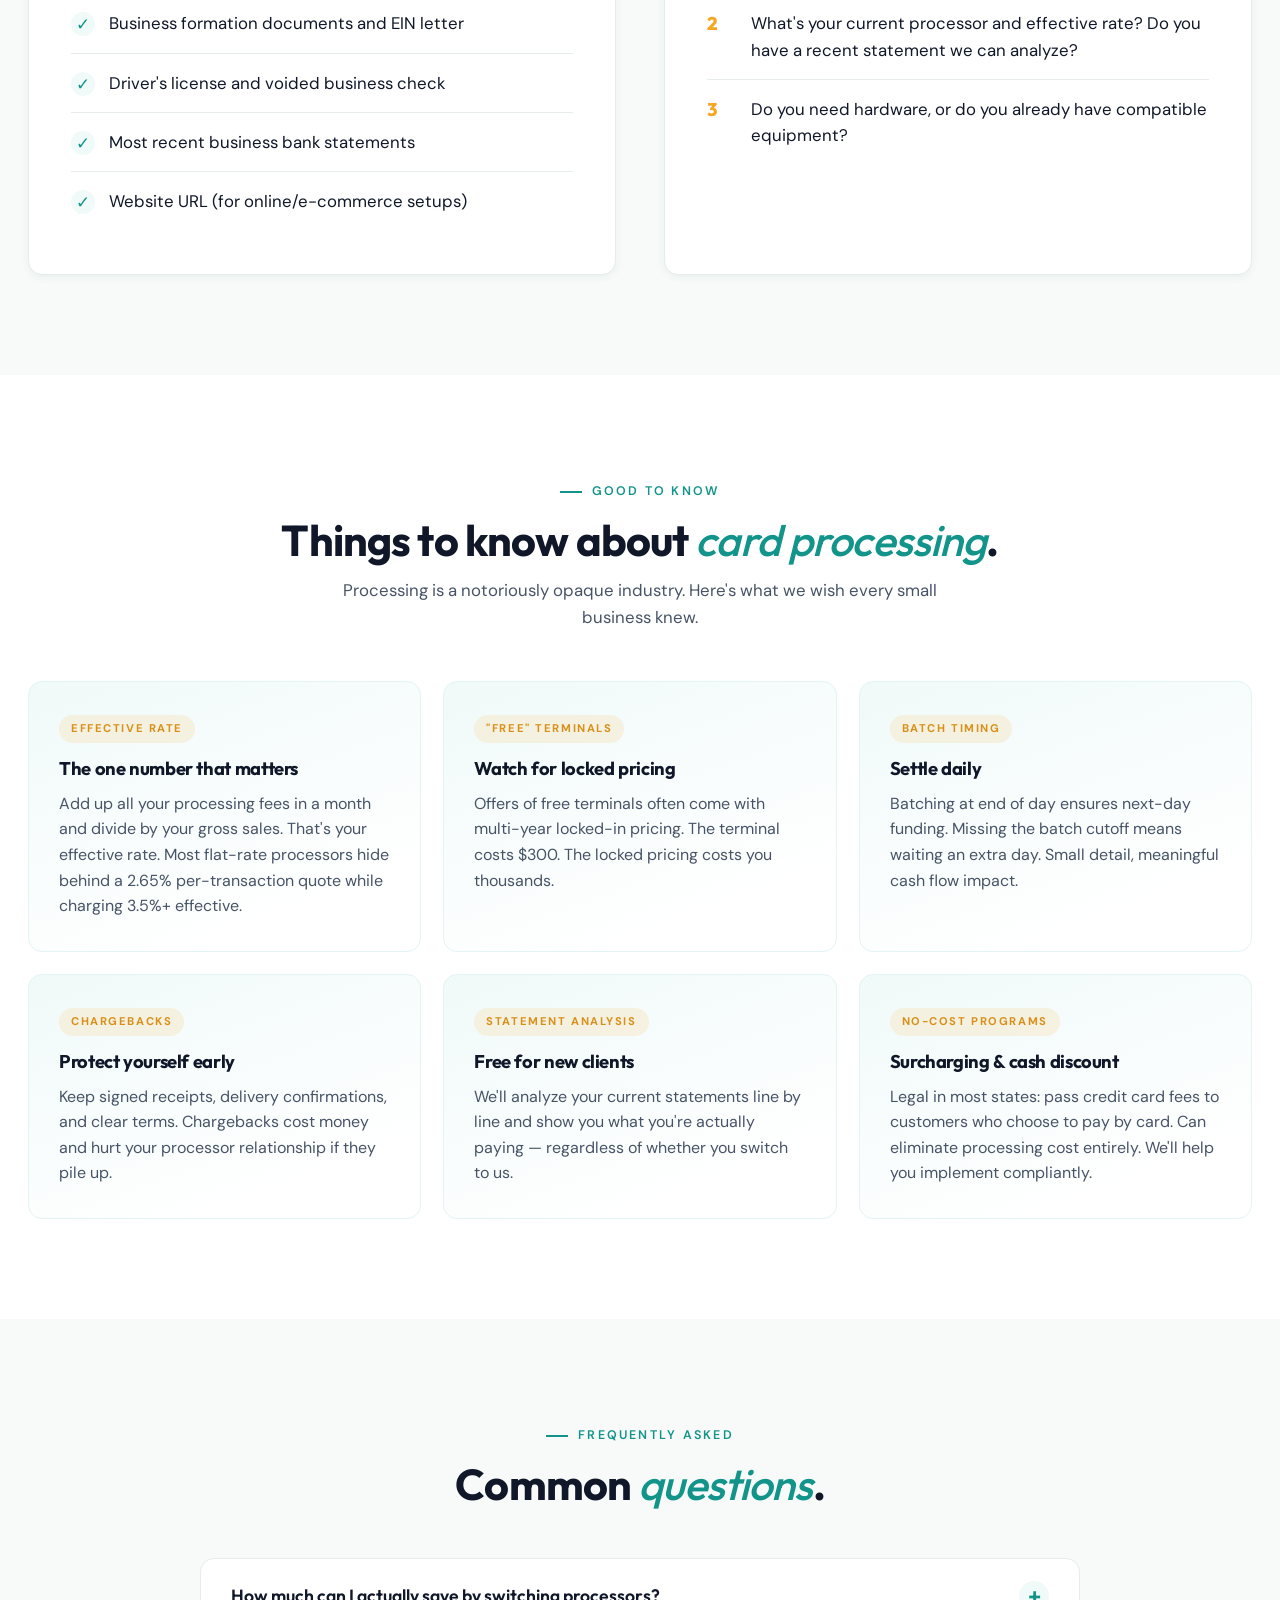
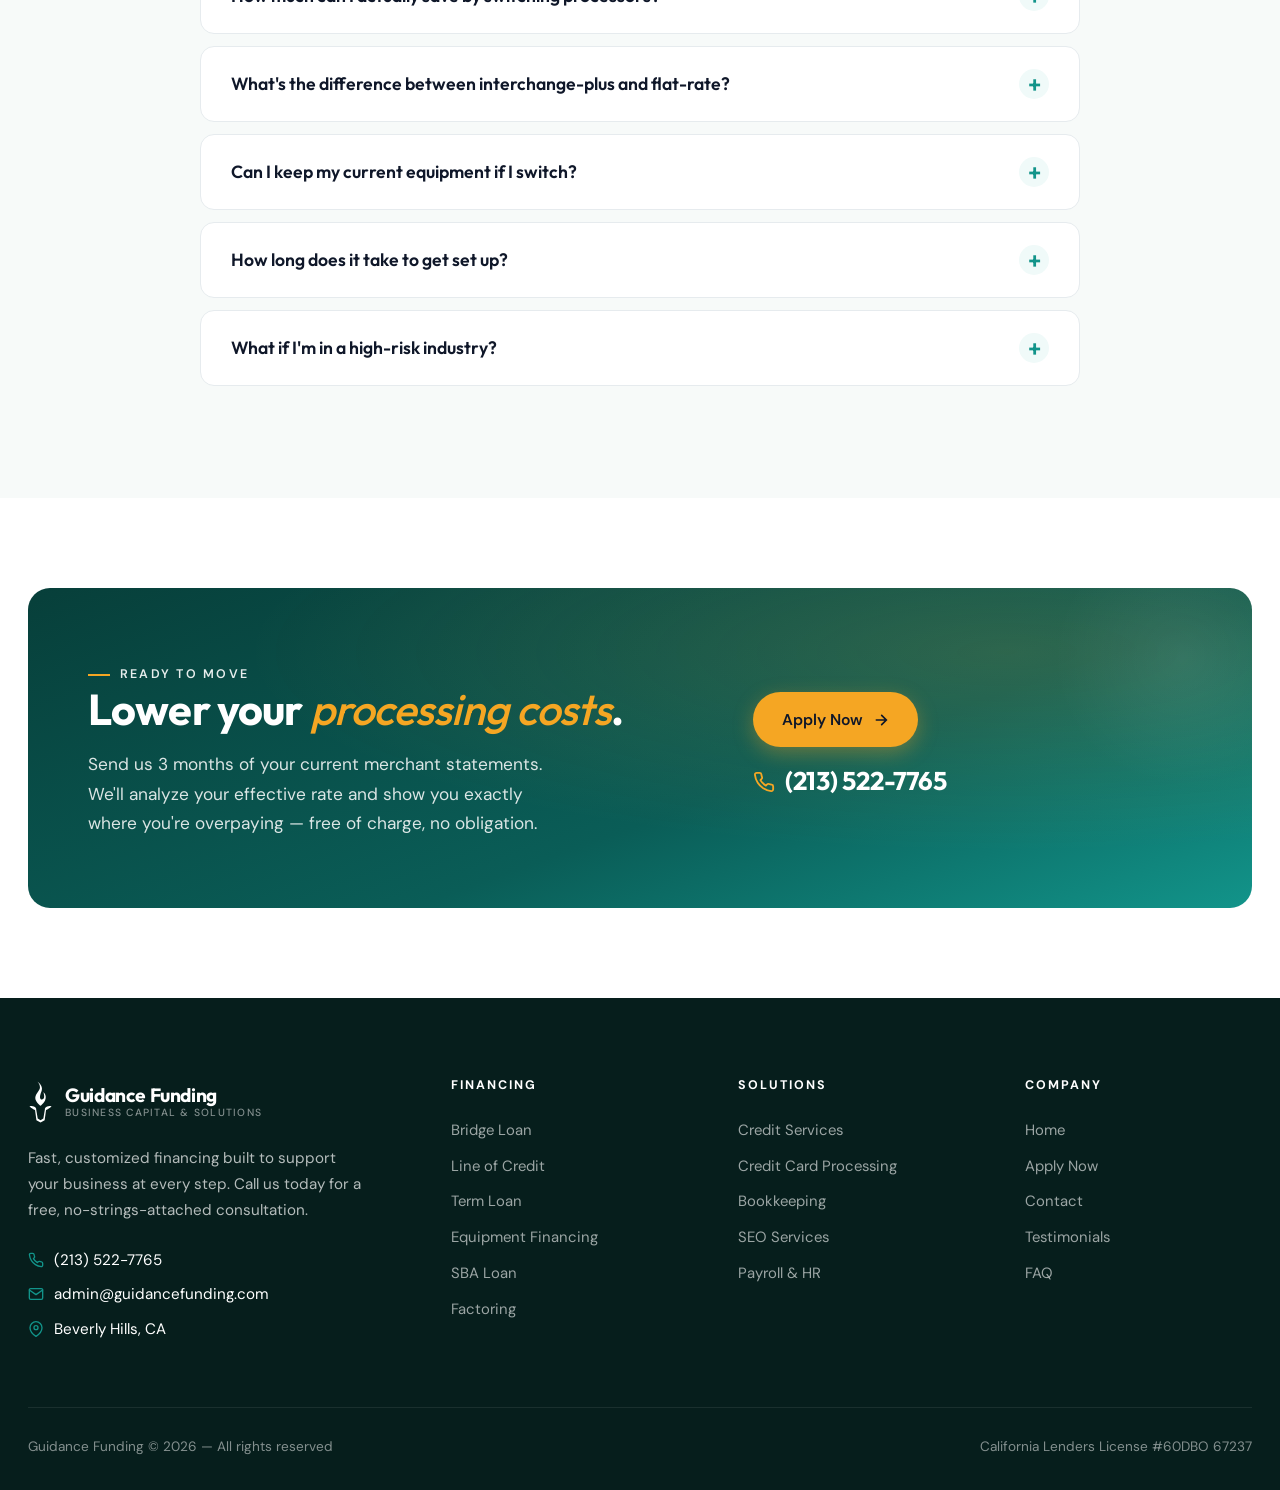
<file: ccp.html>
<!DOCTYPE html>
<html lang="en">
<head>
<meta charset="UTF-8" />
<meta name="viewport" content="width=device-width, initial-scale=1.0" />
<title>Credit Card Processing — Guidance Funding</title>
<meta name="description" content="Transparent interchange-plus pricing, next-day funding, and POS hardware for any business. Lower processing costs without switching platforms." />
<link rel="preconnect" href="https://fonts.googleapis.com" />
<link rel="preconnect" href="https://fonts.gstatic.com" crossorigin />
<link href="https://fonts.googleapis.com/css2?family=Outfit:wght@300;400;500;600;700;800&family=DM+Sans:opsz,wght@9..40,300;9..40,400;9..40,500;9..40,600;9..40,700&display=swap" rel="stylesheet" />
<link rel="stylesheet" href="styles.css" />
</head>
<body>
<div class="nav-wrap" id="navWrap">
  <nav class="nav">
    <div class="nav-inner">
      <a href="index.html" class="logo">
        <div class="logo-mark" aria-label="Guidance Funding"><svg viewBox="0 0 1568 3000" xmlns="http://www.w3.org/2000/svg" aria-hidden="true"><path d="M784,2783.39l257.18-146.24,87.41-632.03c57.15-23.53,83.18-34.08,195.99-109.64,89.77-60.13,148.6-151.74,148.6-151.74,0,0-155.46-7.61-279.03,44.54-129.43,54.63-141.2,137.84-139.52,186.58l-94.13,554.71-176.5,107.58-176.5-107.58-94.13-554.71c1.68-48.75-10.09-131.95-139.52-186.58-123.57-52.16-279.03-44.54-279.03-44.54,0,0,58.83,91.61,148.6,151.74,112.81,75.57,138.84,86.11,195.99,109.64l87.41,632.03,257.18,146.24h0Z"/><path d="M776.75,1740.23c41.98-13.6,241.99-211.95,289.65-330.16,144.88-359.4-104.22-521.09-104.22-521.09,0,0,159.67,426.02-87.41,457.21-37.14,4.69-163.24-27.25-110.22-275.67,41.77-195.73,111.38-256.15,108.74-421.62-4-250.82-287.64-432.29-287.64-432.29,0,0,168.39,156.22,161.37,373.17-6.55,202.47-271.97,372.85-291.93,643.03-17.1,231.46,321.66,507.43,321.66,507.43h0Z"/></svg></div>
        <div class="logo-text">
          <span class="name">Guidance Funding</span>
          <span class="tag">Business Capital &amp; Solutions</span>
        </div>
      </a>
      <ul class="nav-links">
        <li><a href="index.html">Home</a></li>
        <li class="has-drop">
          <span>Financing</span>
          <div class="drop">
            <h4 class="drop-title">Premium Business Financing</h4>
            <div class="drop-col">
              <a href="bridge.html">Bridge Loan</a>
              <a href="loc.html">Line of Credit</a>
              <a href="term.html">Term Loan</a>
              <a href="equipment.html">Equipment Financing</a>
            </div>
            <div class="drop-col">
              <a href="mortgage.html">Mortgage Financing</a>
              <a href="po.html">P.O. Financing</a>
              <a href="sba.html">SBA Loan</a>
              <a href="factoring.html">Factoring</a>
            </div>
          </div>
        </li>
        <li class="has-drop">
          <span>Solutions</span>
          <div class="drop">
            <h4 class="drop-title">Small Business Solutions</h4>
            <div class="drop-col">
              <a href="credit-services.html">Credit Services</a>
              <a href="ccp.html">Credit Card Processing</a>
              <a href="bookkeeping.html">Bookkeeping</a>
            </div>
            <div class="drop-col">
              <a href="seo.html">SEO Services</a>
              <a href="payroll.html">Payroll &amp; HR</a>
            </div>
          </div>
        </li>
        <li><a href="index.html#calculator">Calculator</a></li>
        <li><a href="index.html#faq">FAQ</a></li>
        <li><a href="contact.html">Contact</a></li>
      </ul>
      <div class="nav-right">
        <a href="tel:2135227765" class="phone-link">
          <svg viewBox="0 0 24 24" fill="none" stroke="currentColor" stroke-width="2" stroke-linecap="round" stroke-linejoin="round"><path d="M22 16.92v3a2 2 0 0 1-2.18 2 19.79 19.79 0 0 1-8.63-3.07 19.5 19.5 0 0 1-6-6 19.79 19.79 0 0 1-3.07-8.67A2 2 0 0 1 4.11 2h3a2 2 0 0 1 2 1.72 12.84 12.84 0 0 0 .7 2.81 2 2 0 0 1-.45 2.11L8.09 9.91a16 16 0 0 0 6 6l1.27-1.27a2 2 0 0 1 2.11-.45 12.84 12.84 0 0 0 2.81.7A2 2 0 0 1 22 16.92z"/></svg>
          (213) 522-7765
        </a>
        <a href="apply.html" class="btn btn-primary">Apply Now <svg class="arrow" viewBox="0 0 24 24" fill="none" stroke="currentColor" stroke-width="2.5" stroke-linecap="round"><path d="M5 12h14M13 5l7 7-7 7"/></svg></a>
      </div>
      <button class="nav-toggle" id="navToggle" aria-label="Menu">
        <span></span><span></span><span></span>
      </button>
    </div>
  </nav>
</div>
<aside class="mobile-nav" id="mobileNav">
  <a href="index.html">Home</a>
  <div class="group">
    <h4>Financing</h4>
    <a href="bridge.html">Bridge Loan</a>
    <a href="loc.html">Line of Credit</a>
    <a href="term.html">Term Loan</a>
    <a href="equipment.html">Equipment Financing</a>
    <a href="mortgage.html">Mortgage Financing</a>
    <a href="po.html">P.O. Financing</a>
    <a href="sba.html">SBA Loan</a>
    <a href="factoring.html">Factoring</a>
  </div>
  <div class="group">
    <h4>Solutions</h4>
    <a href="credit-services.html">Credit Services</a>
    <a href="ccp.html">Credit Card Processing</a>
    <a href="bookkeeping.html">Bookkeeping</a>
    <a href="seo.html">SEO Services</a>
    <a href="payroll.html">Payroll &amp; HR</a>
  </div>
  <a href="index.html#calculator">Calculator</a>
  <a href="index.html#faq">FAQ</a>
  <a href="contact.html">Contact</a>
  <div class="mobile-cta">
    <a href="tel:2135227765" class="btn btn-ghost" style="width:100%; margin-bottom:10px;">(213) 522-7765</a>
    <a href="apply.html" class="btn btn-primary" style="width:100%;">Apply Now</a>
  </div>
</aside>
<section class="page-hero">
  <div class="container">
    <div class="crumbs">
      <a href="index.html">Home</a>
      <span class="sep">/</span>
      <span>Solutions</span>
      <span class="sep">/</span>
      <span>Credit Card Processing</span>
    </div>
    <div class="eyebrow eyebrow-light">Small Business Solutions</div>
    <h1>Credit Card <span class="accent">Processing</span>.</h1>
    <p class="lede">Lower your processing costs with transparent interchange-plus pricing. In-store, online, or on the go &mdash; we match the right platform to your business and get you funded next-day.</p>
    <div class="page-hero-ctas">
      <a href="apply.html" class="btn btn-amber">
        Apply Now
        <svg class="arrow" viewBox="0 0 24 24" fill="none" stroke="currentColor" stroke-width="2.5" stroke-linecap="round"><path d="M5 12h14M13 5l7 7-7 7"/></svg>
      </a>
      <a href="tel:2135227765" class="btn btn-outline">Talk to a specialist</a>
    </div>
  </div>
</section><section class="overview">
  <div class="container">
    <div class="overview-grid">
      <div class="reveal">
        <div class="eyebrow">What it is</div>
        <h2>Pay less to <span class="accent">accept cards</span>.</h2>
        <p>Most businesses are overpaying on credit card processing by 0.5&ndash;1.5% &mdash; often because their pricing is "tiered" or "flat-rate" rather than interchange-plus. On $1M in annual card volume, that's $5K&ndash;$15K a year leaking straight out of your margin.</p>
        <p>We set businesses up on interchange-plus pricing: the true cost of the transaction (set by Visa, Mastercard, etc.) plus a small transparent markup. You see exactly what each transaction costs, and you stop paying hidden margin to middlemen.</p>
      </div>
      <div class="overview-card reveal">
        <h3>At a glance</h3>
        <ul>
          <li><span class="lbl">Pricing model</span><span class="val">Interchange-plus</span></li>
          <li><span class="lbl">Funding speed</span><span class="val">Next business day</span></li>
          <li><span class="lbl">Setup cost</span><span class="val">$0 typical</span></li>
          <li><span class="lbl">Hardware</span><span class="val">Terminals, POS, mobile</span></li>
          <li><span class="lbl">Online gateway</span><span class="val">Included</span></li>
          <li><span class="lbl">Contract</span><span class="val">Month-to-month options</span></li>
        </ul>
      </div>
    </div>
  </div>
</section><section class="facts">
  <div class="container">
    <div class="facts-head reveal">
      <div class="eyebrow" style="justify-content:center;">What we offer</div>
      <h2>Processing that <span class="accent">respects your margin</span>.</h2>
      <p>Transparent pricing, fast funding, and the hardware or software to match how you actually sell.</p>
    </div>
    <div class="facts-grid">
      <div class="fact reveal">
        <div class="fact-icon"><svg viewBox="0 0 24 24" fill="none" stroke="currentColor" stroke-width="2" stroke-linecap="round" stroke-linejoin="round"><line x1="19" y1="5" x2="5" y2="19"/><circle cx="6.5" cy="6.5" r="2.5"/><circle cx="17.5" cy="17.5" r="2.5"/></svg></div>
        <h4>Interchange-plus pricing</h4>
        <p>The fairest pricing model available. You pay the card-network cost (interchange) plus a small, transparent markup &mdash; no surprise rate hikes or hidden tiers.</p>
      </div>
      <div class="fact reveal">
        <div class="fact-icon"><svg viewBox="0 0 24 24" fill="none" stroke="currentColor" stroke-width="2" stroke-linecap="round" stroke-linejoin="round"><rect x="2" y="5" width="20" height="14" rx="2"/><path d="M2 10h20"/></svg></div>
        <h4>Hardware for any setup</h4>
        <p>Countertop terminals, mobile card readers, full POS systems, or online payment gateways. Pick the tools that fit how you actually take payments.</p>
      </div>
      <div class="fact reveal">
        <div class="fact-icon"><svg viewBox="0 0 24 24" fill="none" stroke="currentColor" stroke-width="2" stroke-linecap="round" stroke-linejoin="round"><path d="M13 2L3 14h9l-1 8 10-12h-9l1-8z"/></svg></div>
        <h4>Next-day funding</h4>
        <p>Card batches settled today hit your bank tomorrow. Same-day funding available on qualifying accounts.</p>
      </div>
      <div class="fact reveal">
        <div class="fact-icon"><svg viewBox="0 0 24 24" fill="none" stroke="currentColor" stroke-width="2" stroke-linecap="round" stroke-linejoin="round"><circle cx="12" cy="12" r="10"/><line x1="2" y1="12" x2="22" y2="12"/><path d="M12 2a15.3 15.3 0 0 1 4 10 15.3 15.3 0 0 1-4 10 15.3 15.3 0 0 1-4-10 15.3 15.3 0 0 1 4-10z"/></svg></div>
        <h4>Online &amp; in-person</h4>
        <p>One account covers in-store, e-commerce, phone orders, and invoicing &mdash; consolidated reporting across all channels.</p>
      </div>
      <div class="fact reveal">
        <div class="fact-icon"><svg viewBox="0 0 24 24" fill="none" stroke="currentColor" stroke-width="2" stroke-linecap="round" stroke-linejoin="round"><path d="M12 22s8-4 8-10V5l-8-3-8 3v7c0 6 8 10 8 10z"/></svg></div>
        <h4>PCI compliance</h4>
        <p>End-to-end encryption, tokenization, and free PCI compliance support to keep customer data secure and your business protected.</p>
      </div>
      <div class="fact reveal">
        <div class="fact-icon"><svg viewBox="0 0 24 24" fill="none" stroke="currentColor" stroke-width="2" stroke-linecap="round" stroke-linejoin="round"><circle cx="11" cy="11" r="8"/><line x1="21" y1="21" x2="16.65" y2="16.65"/></svg></div>
        <h4>Full transparency</h4>
        <p>Detailed monthly statements broken down by card type, transaction, and fee category. No "effective rate" obfuscation.</p>
      </div>
    </div>
  </div>
</section><section class="rates-section">
  <div class="container">
    <div class="rates-head reveal">
      <div class="eyebrow" style="justify-content:center;">Cost factors</div>
      <h2>What affects your <span class="accent">processing rate</span>.</h2>
      <p>Your effective rate depends on the mix of transactions you process. We'll analyze your current statements to benchmark.</p>
    </div>
    <div class="rates-grid">
      <div class="rate-card reveal">
        <div class="num">01</div>
        <h4>Card type mix</h4>
        <p>Credit cards cost more than debit. Rewards cards cost more than standard cards. Your specific mix drives your blended rate.</p>
      </div>
      <div class="rate-card reveal">
        <div class="num">02</div>
        <h4>Ticket size</h4>
        <p>High-ticket, low-volume businesses benefit most from interchange-plus. Low-ticket, high-volume may prefer flat-rate.</p>
      </div>
      <div class="rate-card reveal">
        <div class="num">03</div>
        <h4>Transaction method</h4>
        <p>Card-present (swipe/chip) is cheapest. Keyed, online, and phone transactions cost more due to fraud risk.</p>
      </div>
      <div class="rate-card reveal">
        <div class="num">04</div>
        <h4>Industry</h4>
        <p>High-risk industries (certain retail categories, CBD, travel) price differently. We work with both standard and high-risk categories.</p>
      </div>
      <div class="rate-card reveal">
        <div class="num">05</div>
        <h4>Monthly volume</h4>
        <p>Higher volume gets better markup pricing. Most businesses benefit from renegotiation after reaching $50K/month.</p>
      </div>
    </div>
  </div>
</section><section class="split-section">
  <div class="container">
    <div class="split-grid">
      <div class="split-card reveal">
        <div class="eyebrow">To apply</div>
        <h3>Required <span class="accent">documents</span>.</h3>
        <ul class="doc-list">
          <li>3 months of your current merchant statements (for a rate comparison)</li>
          <li>Business formation documents and EIN letter</li>
          <li>Driver's license and voided business check</li>
          <li>Most recent business bank statements</li>
          <li>Website URL (for online/e-commerce setups)</li>
        </ul>
      </div>
      <div class="split-card reveal">
        <div class="eyebrow">Before you apply</div>
        <h3>Ask <span class="accent">yourself</span>.</h3>
        <ul class="q-list">
          <li>How do your customers pay &mdash; in-person, online, over the phone, or a mix of all three?</li>
          <li>What's your current processor and effective rate? Do you have a recent statement we can analyze?</li>
          <li>Do you need hardware, or do you already have compatible equipment?</li>
        </ul>
      </div>
    </div>
  </div>
</section><section class="gtk-section">
  <div class="container">
    <div class="gtk-head reveal">
      <div class="eyebrow" style="justify-content:center;">Good to know</div>
      <h2>Things to know about <span class="accent">card processing</span>.</h2>
      <p>Processing is a notoriously opaque industry. Here's what we wish every small business knew.</p>
    </div>
    <div class="gtk-grid">
      <div class="gtk-card reveal">
        <span class="tag">Effective rate</span>
        <h4>The one number that matters</h4>
        <p>Add up all your processing fees in a month and divide by your gross sales. That's your effective rate. Most flat-rate processors hide behind a 2.65% per-transaction quote while charging 3.5%+ effective.</p>
      </div>
      <div class="gtk-card reveal">
        <span class="tag">"Free" terminals</span>
        <h4>Watch for locked pricing</h4>
        <p>Offers of free terminals often come with multi-year locked-in pricing. The terminal costs $300. The locked pricing costs you thousands.</p>
      </div>
      <div class="gtk-card reveal">
        <span class="tag">Batch timing</span>
        <h4>Settle daily</h4>
        <p>Batching at end of day ensures next-day funding. Missing the batch cutoff means waiting an extra day. Small detail, meaningful cash flow impact.</p>
      </div>
      <div class="gtk-card reveal">
        <span class="tag">Chargebacks</span>
        <h4>Protect yourself early</h4>
        <p>Keep signed receipts, delivery confirmations, and clear terms. Chargebacks cost money and hurt your processor relationship if they pile up.</p>
      </div>
      <div class="gtk-card reveal">
        <span class="tag">Statement analysis</span>
        <h4>Free for new clients</h4>
        <p>We'll analyze your current statements line by line and show you what you're actually paying &mdash; regardless of whether you switch to us.</p>
      </div>
      <div class="gtk-card reveal">
        <span class="tag">No-cost programs</span>
        <h4>Surcharging &amp; cash discount</h4>
        <p>Legal in most states: pass credit card fees to customers who choose to pay by card. Can eliminate processing cost entirely. We'll help you implement compliantly.</p>
      </div>
    </div>
  </div>
</section><section class="faq-section">
  <div class="container">
    <div class="faq-head reveal">
      <div class="eyebrow" style="justify-content:center;">Frequently asked</div>
      <h2>Common <span class="accent">questions</span>.</h2>
    </div>
    <div class="faq-list">
      <details class="faq-item reveal">
        <summary>How much can I actually save by switching processors? <span class="plus">+</span></summary>
        <div class="answer">Most businesses on flat-rate or tiered pricing save 0.3&ndash;1.0% on their effective rate by switching to interchange-plus. On $500K in annual card volume, that's $1,500&ndash;$5,000/year.</div>
      </details>
      <details class="faq-item reveal">
        <summary>What's the difference between interchange-plus and flat-rate? <span class="plus">+</span></summary>
        <div class="answer">Flat-rate pricing (like Square or Stripe) charges one rate for everything &mdash; simple but expensive. Interchange-plus breaks out the actual network cost (interchange) and adds a transparent markup. Interchange-plus is almost always cheaper above $15K/month in processing volume.</div>
      </details>
      <details class="faq-item reveal">
        <summary>Can I keep my current equipment if I switch? <span class="plus">+</span></summary>
        <div class="answer">Sometimes. It depends on whether your equipment is locked to your current processor. We'll check compatibility; if your current gear can be reprogrammed, we'll do it. If not, we offer free or discounted replacement.</div>
      </details>
      <details class="faq-item reveal">
        <summary>How long does it take to get set up? <span class="plus">+</span></summary>
        <div class="answer">New merchant accounts are typically approved in 2&ndash;5 business days. Hardware ships overnight. Full setup from application to first transaction usually takes under a week.</div>
      </details>
      <details class="faq-item reveal">
        <summary>What if I'm in a high-risk industry? <span class="plus">+</span></summary>
        <div class="answer">We work with both standard and high-risk processors. High-risk categories (certain retail, CBD, subscription billing, travel) require specialized processors but we have partners for most legal verticals.</div>
      </details>
    </div>
  </div>
</section><section class="final-cta">
  <div class="container">
    <div class="final-cta-inner reveal">
      <div>
        <div class="eyebrow eyebrow-light">Ready to move</div>
        <h2>Lower your <span class="accent">processing costs</span>.</h2>
        <p>Send us 3 months of your current merchant statements. We'll analyze your effective rate and show you exactly where you're overpaying &mdash; free of charge, no obligation.</p>
      </div>
      <div class="final-cta-right">
        <a href="apply.html" class="btn btn-amber">
          Apply Now
          <svg class="arrow" viewBox="0 0 24 24" fill="none" stroke="currentColor" stroke-width="2.5" stroke-linecap="round"><path d="M5 12h14M13 5l7 7-7 7"/></svg>
        </a>
        <a href="tel:2135227765" class="final-cta-phone">
          <svg viewBox="0 0 24 24" fill="none" stroke="currentColor" stroke-width="2" stroke-linecap="round" stroke-linejoin="round"><path d="M22 16.92v3a2 2 0 0 1-2.18 2 19.79 19.79 0 0 1-8.63-3.07 19.5 19.5 0 0 1-6-6 19.79 19.79 0 0 1-3.07-8.67A2 2 0 0 1 4.11 2h3a2 2 0 0 1 2 1.72 12.84 12.84 0 0 0 .7 2.81 2 2 0 0 1-.45 2.11L8.09 9.91a16 16 0 0 0 6 6l1.27-1.27a2 2 0 0 1 2.11-.45 12.84 12.84 0 0 0 2.81.7A2 2 0 0 1 22 16.92z"/></svg>
          (213) 522-7765
        </a>
      </div>
    </div>
  </div>
</section><footer class="footer">
  <div class="container">
    <div class="footer-grid">
      <div class="footer-about">
        <a href="index.html" class="logo">
          <div class="logo-mark" aria-label="Guidance Funding"><svg viewBox="0 0 1568 3000" xmlns="http://www.w3.org/2000/svg" aria-hidden="true"><path d="M784,2783.39l257.18-146.24,87.41-632.03c57.15-23.53,83.18-34.08,195.99-109.64,89.77-60.13,148.6-151.74,148.6-151.74,0,0-155.46-7.61-279.03,44.54-129.43,54.63-141.2,137.84-139.52,186.58l-94.13,554.71-176.5,107.58-176.5-107.58-94.13-554.71c1.68-48.75-10.09-131.95-139.52-186.58-123.57-52.16-279.03-44.54-279.03-44.54,0,0,58.83,91.61,148.6,151.74,112.81,75.57,138.84,86.11,195.99,109.64l87.41,632.03,257.18,146.24h0Z"/><path d="M776.75,1740.23c41.98-13.6,241.99-211.95,289.65-330.16,144.88-359.4-104.22-521.09-104.22-521.09,0,0,159.67,426.02-87.41,457.21-37.14,4.69-163.24-27.25-110.22-275.67,41.77-195.73,111.38-256.15,108.74-421.62-4-250.82-287.64-432.29-287.64-432.29,0,0,168.39,156.22,161.37,373.17-6.55,202.47-271.97,372.85-291.93,643.03-17.1,231.46,321.66,507.43,321.66,507.43h0Z"/></svg></div>
          <div class="logo-text">
            <span class="name">Guidance Funding</span>
            <span class="tag">Business Capital &amp; Solutions</span>
          </div>
        </a>
        <p>Fast, customized financing built to support your business at every step. Call us today for a free, no-strings-attached consultation.</p>
        <a href="tel:2135227765" class="footer-contact-line">
          <svg viewBox="0 0 24 24" fill="none" stroke="currentColor" stroke-width="2" stroke-linecap="round" stroke-linejoin="round"><path d="M22 16.92v3a2 2 0 0 1-2.18 2 19.79 19.79 0 0 1-8.63-3.07 19.5 19.5 0 0 1-6-6 19.79 19.79 0 0 1-3.07-8.67A2 2 0 0 1 4.11 2h3a2 2 0 0 1 2 1.72 12.84 12.84 0 0 0 .7 2.81 2 2 0 0 1-.45 2.11L8.09 9.91a16 16 0 0 0 6 6l1.27-1.27a2 2 0 0 1 2.11-.45 12.84 12.84 0 0 0 2.81.7A2 2 0 0 1 22 16.92z"/></svg>
          (213) 522-7765
        </a>
        <a href="mailto:admin@guidancefunding.com" class="footer-contact-line">
          <svg viewBox="0 0 24 24" fill="none" stroke="currentColor" stroke-width="2" stroke-linecap="round" stroke-linejoin="round"><path d="M4 4h16c1.1 0 2 .9 2 2v12c0 1.1-.9 2-2 2H4c-1.1 0-2-.9-2-2V6c0-1.1.9-2 2-2z"/><path d="M22 6l-10 7L2 6"/></svg>
          admin@guidancefunding.com
        </a>
        <span class="footer-contact-line">
          <svg viewBox="0 0 24 24" fill="none" stroke="currentColor" stroke-width="2" stroke-linecap="round" stroke-linejoin="round"><path d="M21 10c0 7-9 13-9 13s-9-6-9-13a9 9 0 0 1 18 0z"/><circle cx="12" cy="10" r="3"/></svg>
          Beverly Hills, CA
        </span>
      </div>
      <div class="footer-col">
        <h5>Financing</h5>
        <ul>
          <li><a href="bridge.html">Bridge Loan</a></li>
          <li><a href="loc.html">Line of Credit</a></li>
          <li><a href="term.html">Term Loan</a></li>
          <li><a href="equipment.html">Equipment Financing</a></li>
          <li><a href="sba.html">SBA Loan</a></li>
          <li><a href="factoring.html">Factoring</a></li>
        </ul>
      </div>
      <div class="footer-col">
        <h5>Solutions</h5>
        <ul>
          <li><a href="credit-services.html">Credit Services</a></li>
          <li><a href="ccp.html">Credit Card Processing</a></li>
          <li><a href="bookkeeping.html">Bookkeeping</a></li>
          <li><a href="seo.html">SEO Services</a></li>
          <li><a href="payroll.html">Payroll &amp; HR</a></li>
        </ul>
      </div>
      <div class="footer-col">
        <h5>Company</h5>
        <ul>
          <li><a href="index.html">Home</a></li>
          <li><a href="apply.html">Apply Now</a></li>
          <li><a href="contact.html">Contact</a></li>
          <li><a href="index.html#testimonials">Testimonials</a></li>
          <li><a href="index.html#faq">FAQ</a></li>
        </ul>
      </div>
    </div>
    <div class="footer-bottom">
      <div>Guidance Funding © 2026 — All rights reserved</div>
      <div>California Lenders License #60DBO 67237</div>
    </div>
  </div>
</footer>
<script>
const navWrap = document.getElementById('navWrap');
window.addEventListener('scroll', () => {
  if (window.scrollY > 20) navWrap.classList.add('scrolled');
  else navWrap.classList.remove('scrolled');
});
const navToggle = document.getElementById('navToggle');
const mobileNav = document.getElementById('mobileNav');
navToggle.addEventListener('click', () => {
  navToggle.classList.toggle('active');
  mobileNav.classList.toggle('open');
});
document.querySelectorAll('.mobile-nav a').forEach(link => {
  link.addEventListener('click', () => {
    navToggle.classList.remove('active');
    mobileNav.classList.remove('open');
  });
});
const io = new IntersectionObserver((entries) => {
  entries.forEach(entry => {
    if (entry.isIntersecting) {
      entry.target.classList.add('in-view');
      io.unobserve(entry.target);
    }
  });
}, { threshold: 0.12, rootMargin: '0px 0px -50px 0px' });
document.querySelectorAll('.reveal').forEach(el => io.observe(el));
</script>
</body>
</html>
</file>
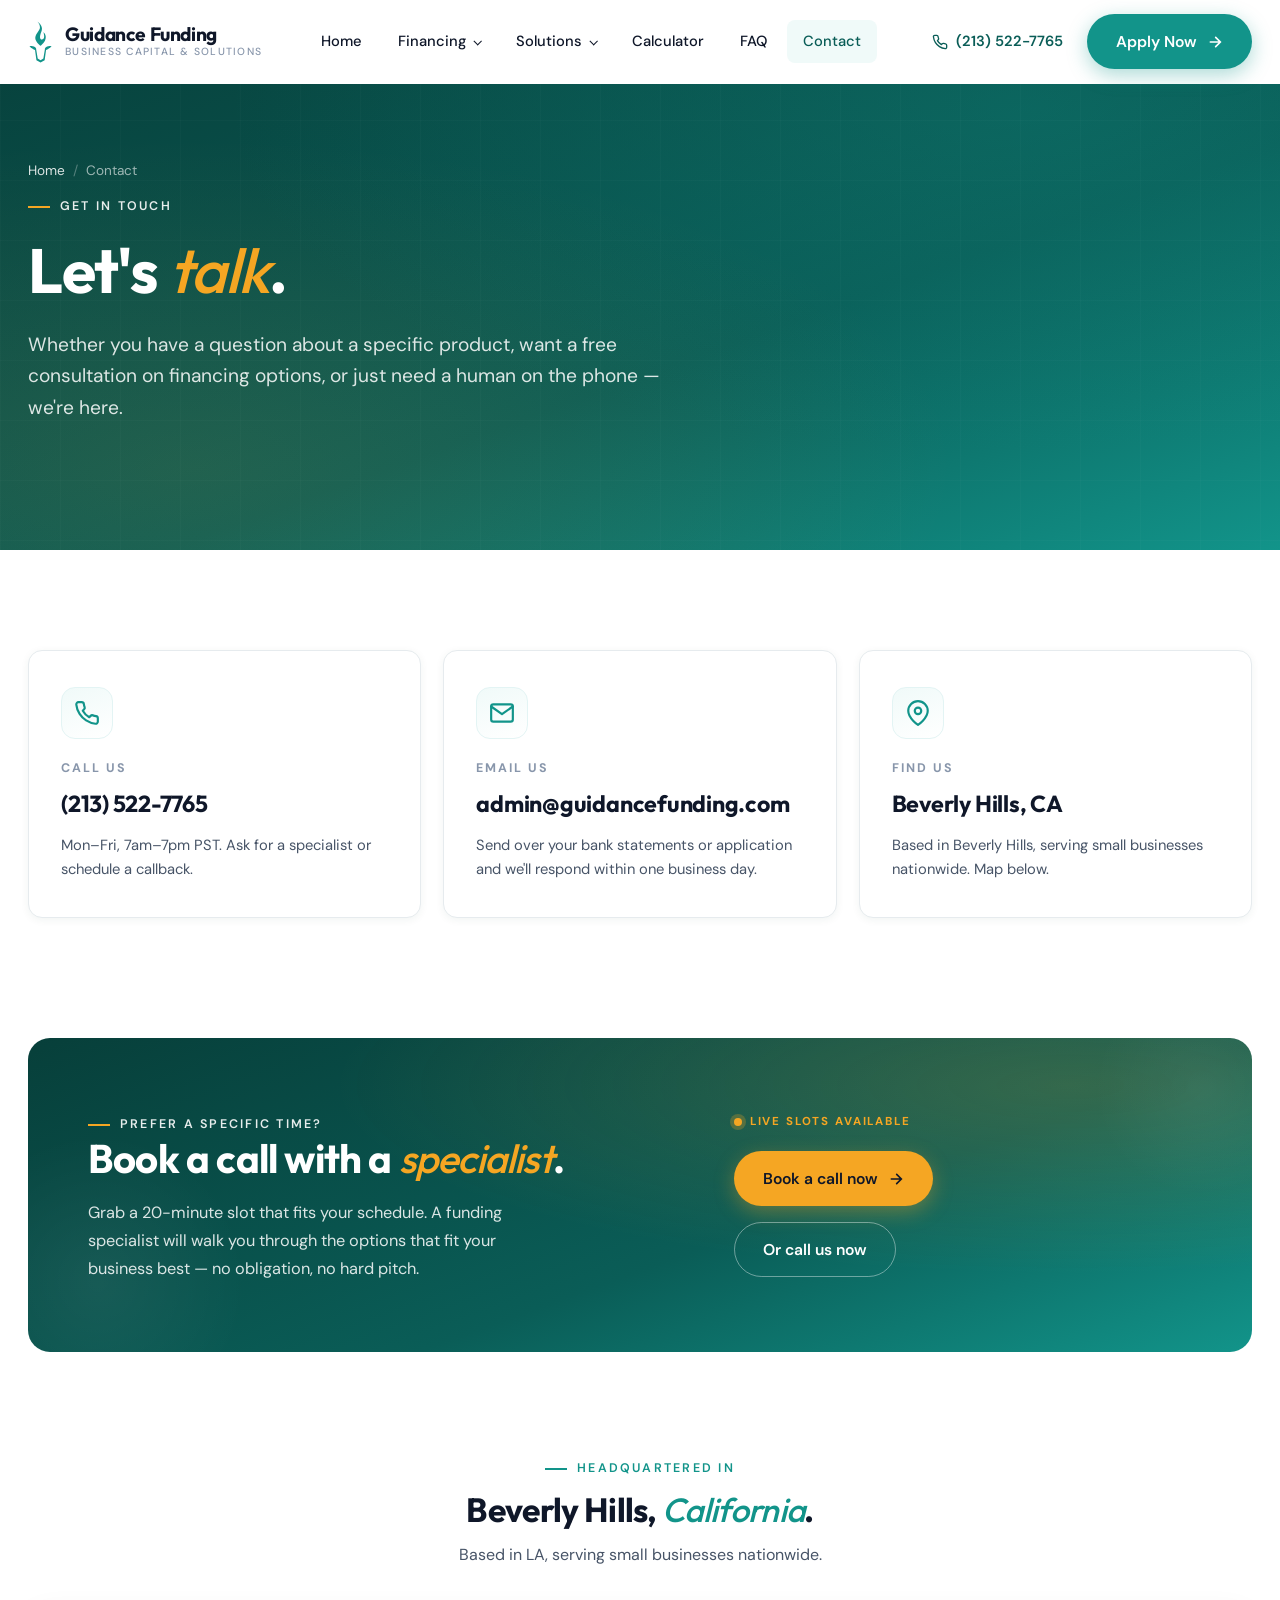
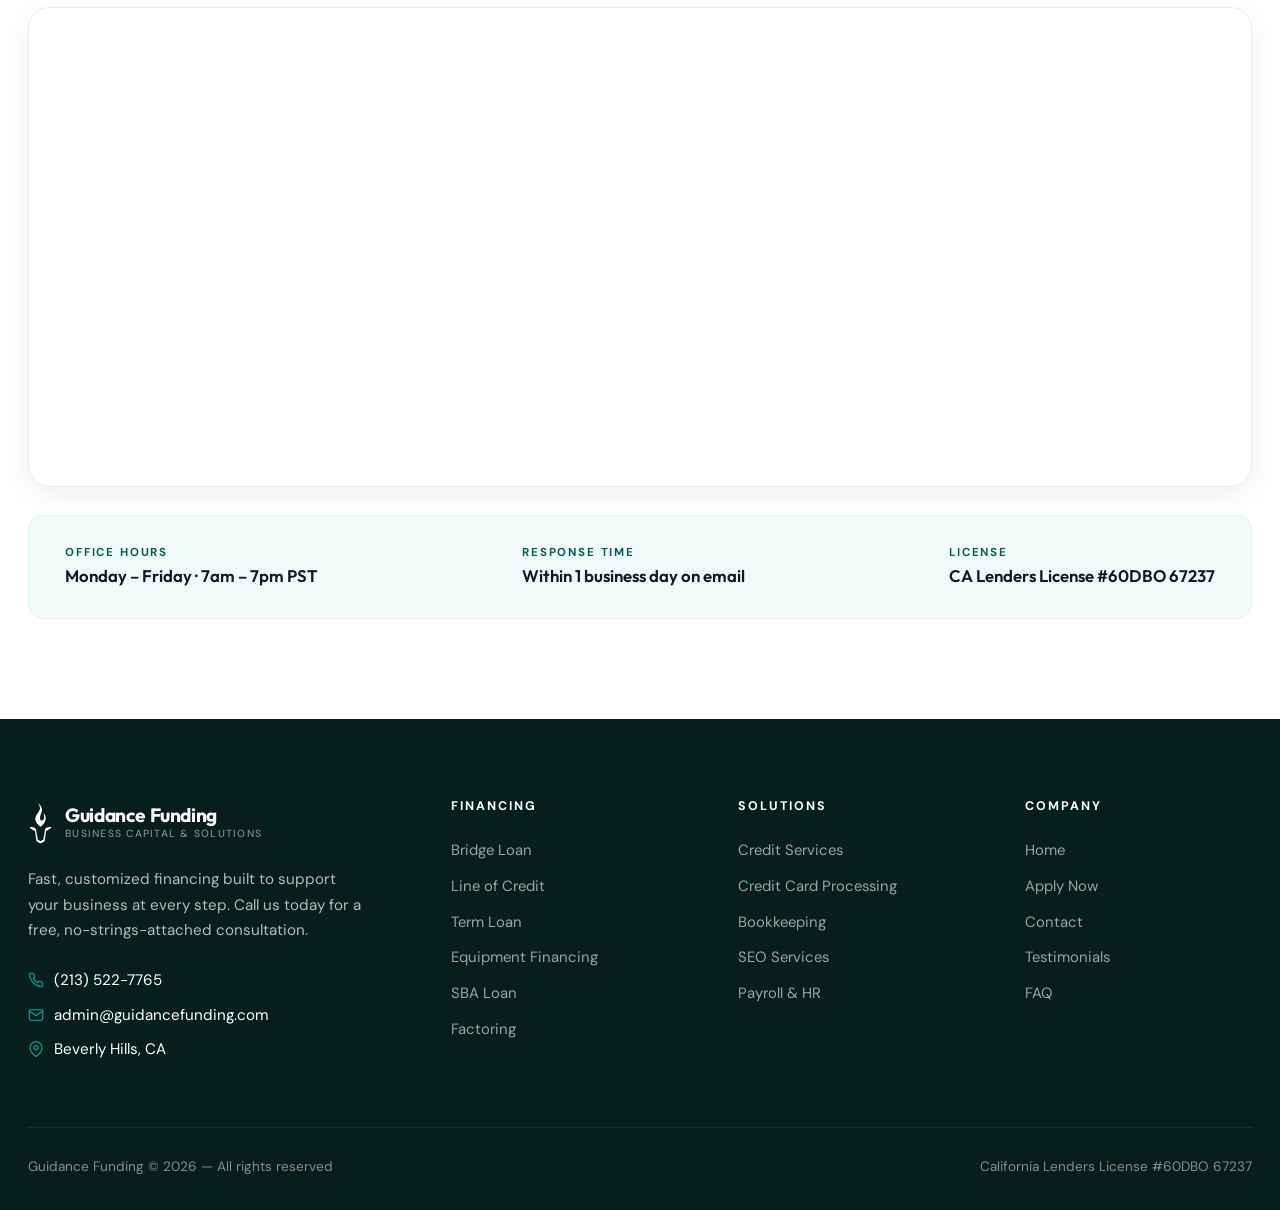
<file: contact.html>
<!DOCTYPE html>
<html lang="en">
<head>
<meta charset="UTF-8" />
<meta name="viewport" content="width=device-width, initial-scale=1.0" />
<title>Contact Us — Guidance Funding</title>
<meta name="description" content="Get in touch with Guidance Funding. Call, email, or book a time to speak with a specialist." />

<link rel="preconnect" href="https://fonts.googleapis.com" />
<link rel="preconnect" href="https://fonts.gstatic.com" crossorigin />
<link href="https://fonts.googleapis.com/css2?family=Outfit:wght@300;400;500;600;700;800&family=DM+Sans:opsz,wght@9..40,300;9..40,400;9..40,500;9..40,600;9..40,700&display=swap" rel="stylesheet" />
<link rel="stylesheet" href="styles.css" />

<style>
/* Contact-method cards */
.methods { padding: 100px 0 70px; background: white; }
.methods-grid {
  display: grid;
  grid-template-columns: repeat(3, 1fr);
  gap: 22px;
}
.method {
  background: white;
  border: 1px solid var(--line);
  border-radius: var(--radius);
  padding: 36px 32px;
  box-shadow: var(--shadow-sm);
  transition: transform 0.3s ease, box-shadow 0.3s ease, border-color 0.3s ease;
  display: flex;
  flex-direction: column;
  min-height: 240px;
}
.method:hover { transform: translateY(-6px); box-shadow: var(--shadow-md); border-color: var(--teal-light); }
.method-icon {
  width: 52px;
  height: 52px;
  border-radius: 14px;
  background: linear-gradient(160deg, var(--teal-soft), white);
  border: 1px solid var(--teal-light);
  color: var(--teal);
  display: flex;
  align-items: center;
  justify-content: center;
  margin-bottom: 22px;
}
.method-icon svg { width: 26px; height: 26px; }
.method h3 {
  font-size: 0.78rem;
  font-weight: 700;
  letter-spacing: 0.16em;
  text-transform: uppercase;
  color: var(--muted);
  margin-bottom: 10px;
  font-family: var(--body-font);
}
.method .val {
  font-family: var(--display);
  font-size: 1.45rem;
  font-weight: 700;
  color: var(--ink);
  margin-bottom: 12px;
  letter-spacing: -0.01em;
  transition: color 0.2s;
}
a.method:hover .val { color: var(--teal); }
.method p { font-size: 0.92rem; color: var(--body); line-height: 1.6; margin-top: auto; }

/* Book a call large card */
.book-call { padding: 50px 0 100px; background: white; }
.book-inner {
  background:
    radial-gradient(ellipse at 85% 15%, rgba(245, 166, 35, 0.18), transparent 50%),
    linear-gradient(160deg, var(--teal-deep) 0%, var(--teal-dark) 60%, var(--teal) 100%);
  color: white;
  padding: 70px 60px;
  border-radius: var(--radius-lg);
  display: grid;
  grid-template-columns: 1.3fr 1fr;
  gap: 50px;
  align-items: center;
  position: relative;
  overflow: hidden;
}
.book-inner::before {
  content: "";
  position: absolute;
  bottom: -80px; left: -80px;
  width: 300px; height: 300px;
  border-radius: 50%;
  background: radial-gradient(circle, rgba(255,255,255,0.06), transparent 70%);
}
.book-inner::after {
  content: "";
  position: absolute;
  top: -60px; right: -60px;
  width: 220px; height: 220px;
  border-radius: 50%;
  background: radial-gradient(circle, rgba(255,255,255,0.05), transparent 70%);
}
.book-left { position: relative; z-index: 1; }
.book-left h2 {
  font-size: clamp(1.8rem, 3.2vw, 2.5rem);
  color: white;
  margin-bottom: 18px;
}
.book-left h2 .accent { color: var(--amber); font-style: italic; }
.book-left p {
  color: rgba(255,255,255,0.85);
  font-size: 1.02rem;
  line-height: 1.7;
  max-width: 460px;
}
.book-right {
  position: relative;
  z-index: 1;
  display: flex;
  flex-direction: column;
  gap: 16px;
  align-items: flex-start;
}
.book-right .tag {
  display: inline-flex;
  align-items: center;
  gap: 8px;
  font-size: 0.72rem;
  font-weight: 700;
  letter-spacing: 0.16em;
  text-transform: uppercase;
  color: var(--amber);
  margin-bottom: 4px;
}
.book-right .tag .dot {
  width: 8px; height: 8px;
  border-radius: 50%;
  background: var(--amber);
  box-shadow: 0 0 0 4px rgba(245,166,35,0.25);
  animation: pulse 2s infinite;
}
@keyframes pulse {
  0%, 100% { box-shadow: 0 0 0 4px rgba(245,166,35,0.25); }
  50% { box-shadow: 0 0 0 9px rgba(245,166,35,0); }
}

/* Map section */
.map-section { padding: 0 0 100px; background: white; }
.map-head { text-align: center; margin-bottom: 40px; }
.map-head h2 { font-size: clamp(1.6rem, 2.8vw, 2.1rem); margin: 12px 0; }
.map-head p { color: var(--body); }
.map-wrap {
  position: relative;
  height: 480px;
  border-radius: var(--radius-lg);
  overflow: hidden;
  border: 1px solid var(--line);
  box-shadow: var(--shadow-md);
}
.map-wrap iframe {
  width: 100%;
  height: 100%;
  border: 0;
  display: block;
  filter: saturate(1.05);
}

/* Hours strip at bottom (optional small detail) */
.hours {
  margin-top: 28px;
  padding: 28px 36px;
  background: var(--teal-soft);
  border: 1px solid var(--teal-light);
  border-radius: var(--radius);
  display: flex;
  align-items: center;
  justify-content: space-between;
  gap: 24px;
  flex-wrap: wrap;
}
.hours .lbl {
  font-size: 0.72rem;
  font-weight: 700;
  letter-spacing: 0.16em;
  text-transform: uppercase;
  color: var(--teal-dark);
}
.hours .val {
  font-family: var(--display);
  font-size: 1.05rem;
  font-weight: 600;
  color: var(--ink);
}

/* Responsive */
@media (max-width: 960px) {
  .methods-grid { grid-template-columns: 1fr; }
  .book-inner { grid-template-columns: 1fr; padding: 48px 32px; gap: 28px; }
  .map-wrap { height: 360px; }
  .hours { flex-direction: column; align-items: flex-start; gap: 10px; }
}
@media (max-width: 560px) {
  .methods, .map-section { padding-bottom: 60px; }
  .book-call { padding-bottom: 60px; }
  .methods { padding-top: 60px; }
}
</style>
</head>
<body>

<!-- ========== NAV ========== -->
<div class="nav-wrap" id="navWrap">
  <nav class="nav">
    <div class="nav-inner">
      <a href="index.html" class="logo">
        <div class="logo-mark" aria-label="Guidance Funding"><svg viewBox="0 0 1568 3000" xmlns="http://www.w3.org/2000/svg" aria-hidden="true"><path d="M784,2783.39l257.18-146.24,87.41-632.03c57.15-23.53,83.18-34.08,195.99-109.64,89.77-60.13,148.6-151.74,148.6-151.74,0,0-155.46-7.61-279.03,44.54-129.43,54.63-141.2,137.84-139.52,186.58l-94.13,554.71-176.5,107.58-176.5-107.58-94.13-554.71c1.68-48.75-10.09-131.95-139.52-186.58-123.57-52.16-279.03-44.54-279.03-44.54,0,0,58.83,91.61,148.6,151.74,112.81,75.57,138.84,86.11,195.99,109.64l87.41,632.03,257.18,146.24h0Z"/><path d="M776.75,1740.23c41.98-13.6,241.99-211.95,289.65-330.16,144.88-359.4-104.22-521.09-104.22-521.09,0,0,159.67,426.02-87.41,457.21-37.14,4.69-163.24-27.25-110.22-275.67,41.77-195.73,111.38-256.15,108.74-421.62-4-250.82-287.64-432.29-287.64-432.29,0,0,168.39,156.22,161.37,373.17-6.55,202.47-271.97,372.85-291.93,643.03-17.1,231.46,321.66,507.43,321.66,507.43h0Z"/></svg></div>
        <div class="logo-text">
          <span class="name">Guidance Funding</span>
          <span class="tag">Business Capital &amp; Solutions</span>
        </div>
      </a>

      <ul class="nav-links">
        <li><a href="index.html">Home</a></li>
        <li class="has-drop">
          <span>Financing</span>
          <div class="drop">
            <h4 class="drop-title">Premium Business Financing</h4>
            <div class="drop-col">
              <a href="bridge.html">Bridge Loan</a>
              <a href="loc.html">Line of Credit</a>
              <a href="term.html">Term Loan</a>
              <a href="equipment.html">Equipment Financing</a>
            </div>
            <div class="drop-col">
              <a href="mortgage.html">Mortgage Financing</a>
              <a href="po.html">P.O. Financing</a>
              <a href="sba.html">SBA Loan</a>
              <a href="factoring.html">Factoring</a>
            </div>
          </div>
        </li>
        <li class="has-drop">
          <span>Solutions</span>
          <div class="drop">
            <h4 class="drop-title">Small Business Solutions</h4>
            <div class="drop-col">
              <a href="credit-services.html">Credit Services</a>
              <a href="ccp.html">Credit Card Processing</a>
              <a href="bookkeeping.html">Bookkeeping</a>
            </div>
            <div class="drop-col">
              <a href="seo.html">SEO Services</a>
              <a href="payroll.html">Payroll &amp; HR</a>
            </div>
          </div>
        </li>
        <li><a href="index.html#calculator">Calculator</a></li>
        <li><a href="index.html#faq">FAQ</a></li>
        <li><a href="contact.html" class="current">Contact</a></li>
      </ul>

      <div class="nav-right">
        <a href="tel:2135227765" class="phone-link">
          <svg viewBox="0 0 24 24" fill="none" stroke="currentColor" stroke-width="2" stroke-linecap="round" stroke-linejoin="round"><path d="M22 16.92v3a2 2 0 0 1-2.18 2 19.79 19.79 0 0 1-8.63-3.07 19.5 19.5 0 0 1-6-6 19.79 19.79 0 0 1-3.07-8.67A2 2 0 0 1 4.11 2h3a2 2 0 0 1 2 1.72 12.84 12.84 0 0 0 .7 2.81 2 2 0 0 1-.45 2.11L8.09 9.91a16 16 0 0 0 6 6l1.27-1.27a2 2 0 0 1 2.11-.45 12.84 12.84 0 0 0 2.81.7A2 2 0 0 1 22 16.92z"/></svg>
          (213) 522-7765
        </a>
        <a href="apply.html" class="btn btn-primary">Apply Now <svg class="arrow" viewBox="0 0 24 24" fill="none" stroke="currentColor" stroke-width="2.5" stroke-linecap="round"><path d="M5 12h14M13 5l7 7-7 7"/></svg></a>
      </div>

      <button class="nav-toggle" id="navToggle" aria-label="Menu">
        <span></span><span></span><span></span>
      </button>
    </div>
  </nav>
</div>

<aside class="mobile-nav" id="mobileNav">
  <a href="index.html">Home</a>
  <div class="group">
    <h4>Financing</h4>
    <a href="bridge.html">Bridge Loan</a>
    <a href="loc.html">Line of Credit</a>
    <a href="term.html">Term Loan</a>
    <a href="equipment.html">Equipment Financing</a>
    <a href="mortgage.html">Mortgage Financing</a>
    <a href="po.html">P.O. Financing</a>
    <a href="sba.html">SBA Loan</a>
    <a href="factoring.html">Factoring</a>
  </div>
  <div class="group">
    <h4>Solutions</h4>
    <a href="credit-services.html">Credit Services</a>
    <a href="ccp.html">Credit Card Processing</a>
    <a href="bookkeeping.html">Bookkeeping</a>
    <a href="seo.html">SEO Services</a>
    <a href="payroll.html">Payroll &amp; HR</a>
  </div>
  <a href="index.html#calculator">Calculator</a>
  <a href="index.html#faq">FAQ</a>
  <a href="contact.html">Contact</a>
  <div class="mobile-cta">
    <a href="tel:2135227765" class="btn btn-ghost" style="width:100%; margin-bottom:10px;">(213) 522-7765</a>
    <a href="apply.html" class="btn btn-primary" style="width:100%;">Apply Now</a>
  </div>
</aside>

<!-- ========== HERO ========== -->
<section class="page-hero">
  <div class="container">
    <div class="crumbs">
      <a href="index.html">Home</a>
      <span class="sep">/</span>
      <span>Contact</span>
    </div>
    <div class="eyebrow eyebrow-light">Get in touch</div>
    <h1>Let's <span class="accent">talk</span>.</h1>
    <p class="lede">
      Whether you have a question about a specific product, want a free consultation on financing options, or just need a human on the phone &mdash; we're here.
    </p>
  </div>
</section>

<!-- ========== CONTACT METHODS ========== -->
<section class="methods">
  <div class="container">
    <div class="methods-grid">
      <a href="tel:2135227765" class="method reveal">
        <div class="method-icon">
          <svg viewBox="0 0 24 24" fill="none" stroke="currentColor" stroke-width="2" stroke-linecap="round" stroke-linejoin="round"><path d="M22 16.92v3a2 2 0 0 1-2.18 2 19.79 19.79 0 0 1-8.63-3.07 19.5 19.5 0 0 1-6-6 19.79 19.79 0 0 1-3.07-8.67A2 2 0 0 1 4.11 2h3a2 2 0 0 1 2 1.72 12.84 12.84 0 0 0 .7 2.81 2 2 0 0 1-.45 2.11L8.09 9.91a16 16 0 0 0 6 6l1.27-1.27a2 2 0 0 1 2.11-.45 12.84 12.84 0 0 0 2.81.7A2 2 0 0 1 22 16.92z"/></svg>
        </div>
        <h3>Call us</h3>
        <div class="val">(213) 522-7765</div>
        <p>Mon&ndash;Fri, 7am&ndash;7pm PST. Ask for a specialist or schedule a callback.</p>
      </a>

      <a href="mailto:admin@guidancefunding.com" class="method reveal" style="transition-delay:0.08s;">
        <div class="method-icon">
          <svg viewBox="0 0 24 24" fill="none" stroke="currentColor" stroke-width="2" stroke-linecap="round" stroke-linejoin="round"><path d="M4 4h16c1.1 0 2 .9 2 2v12c0 1.1-.9 2-2 2H4c-1.1 0-2-.9-2-2V6c0-1.1.9-2 2-2z"/><path d="M22 6l-10 7L2 6"/></svg>
        </div>
        <h3>Email us</h3>
        <div class="val">admin@guidancefunding.com</div>
        <p>Send over your bank statements or application and we'll respond within one business day.</p>
      </a>

      <div class="method reveal" style="transition-delay:0.16s;">
        <div class="method-icon">
          <svg viewBox="0 0 24 24" fill="none" stroke="currentColor" stroke-width="2" stroke-linecap="round" stroke-linejoin="round"><path d="M21 10c0 7-9 13-9 13s-9-6-9-13a9 9 0 0 1 18 0z"/><circle cx="12" cy="10" r="3"/></svg>
        </div>
        <h3>Find us</h3>
        <div class="val">Beverly Hills, CA</div>
        <p>Based in Beverly Hills, serving small businesses nationwide. Map below.</p>
      </div>
    </div>
  </div>
</section>

<!-- ========== BOOK A CALL ========== -->
<section class="book-call">
  <div class="container">
    <div class="book-inner reveal">
      <div class="book-left">
        <div class="eyebrow eyebrow-light">Prefer a specific time?</div>
        <h2>Book a call with a <span class="accent">specialist</span>.</h2>
        <p>
          Grab a 20-minute slot that fits your schedule. A funding specialist will walk you through the options that fit your business best &mdash; no obligation, no hard pitch.
        </p>
      </div>

      <div class="book-right">
        <div class="tag"><span class="dot"></span> Live slots available</div>
        <!-- Replace the href below with your actual Calendly / scheduling URL when you send it -->
        <a href="#book-link-placeholder" class="btn btn-amber" target="_blank" rel="noopener">
          Book a call now
          <svg class="arrow" viewBox="0 0 24 24" fill="none" stroke="currentColor" stroke-width="2.5" stroke-linecap="round"><path d="M5 12h14M13 5l7 7-7 7"/></svg>
        </a>
        <a href="tel:2135227765" class="btn btn-outline">Or call us now</a>
      </div>
    </div>
  </div>
</section>

<!-- ========== MAP ========== -->
<section class="map-section">
  <div class="container">
    <div class="map-head reveal">
      <div class="eyebrow" style="justify-content:center;">Headquartered in</div>
      <h2>Beverly Hills, <span class="accent">California</span>.</h2>
      <p>Based in LA, serving small businesses nationwide.</p>
    </div>

    <div class="map-wrap reveal">
      <iframe
        src="https://maps.google.com/maps?q=Beverly+Hills,+CA&z=13&ie=UTF8&output=embed"
        loading="lazy"
        referrerpolicy="no-referrer-when-downgrade"
        allowfullscreen
        title="Beverly Hills, CA"></iframe>
    </div>

    <div class="hours reveal">
      <div>
        <div class="lbl">Office Hours</div>
        <div class="val">Monday &ndash; Friday &middot; 7am &ndash; 7pm PST</div>
      </div>
      <div>
        <div class="lbl">Response time</div>
        <div class="val">Within 1 business day on email</div>
      </div>
      <div>
        <div class="lbl">License</div>
        <div class="val">CA Lenders License #60DBO 67237</div>
      </div>
    </div>
  </div>
</section>

<!-- ========== FOOTER ========== -->
<footer class="footer">
  <div class="container">
    <div class="footer-grid">
      <div class="footer-about">
        <a href="index.html" class="logo">
          <div class="logo-mark" aria-label="Guidance Funding"><svg viewBox="0 0 1568 3000" xmlns="http://www.w3.org/2000/svg" aria-hidden="true"><path d="M784,2783.39l257.18-146.24,87.41-632.03c57.15-23.53,83.18-34.08,195.99-109.64,89.77-60.13,148.6-151.74,148.6-151.74,0,0-155.46-7.61-279.03,44.54-129.43,54.63-141.2,137.84-139.52,186.58l-94.13,554.71-176.5,107.58-176.5-107.58-94.13-554.71c1.68-48.75-10.09-131.95-139.52-186.58-123.57-52.16-279.03-44.54-279.03-44.54,0,0,58.83,91.61,148.6,151.74,112.81,75.57,138.84,86.11,195.99,109.64l87.41,632.03,257.18,146.24h0Z"/><path d="M776.75,1740.23c41.98-13.6,241.99-211.95,289.65-330.16,144.88-359.4-104.22-521.09-104.22-521.09,0,0,159.67,426.02-87.41,457.21-37.14,4.69-163.24-27.25-110.22-275.67,41.77-195.73,111.38-256.15,108.74-421.62-4-250.82-287.64-432.29-287.64-432.29,0,0,168.39,156.22,161.37,373.17-6.55,202.47-271.97,372.85-291.93,643.03-17.1,231.46,321.66,507.43,321.66,507.43h0Z"/></svg></div>
          <div class="logo-text">
            <span class="name">Guidance Funding</span>
            <span class="tag">Business Capital &amp; Solutions</span>
          </div>
        </a>
        <p>Fast, customized financing built to support your business at every step. Call us today for a free, no-strings-attached consultation.</p>
        <a href="tel:2135227765" class="footer-contact-line">
          <svg viewBox="0 0 24 24" fill="none" stroke="currentColor" stroke-width="2" stroke-linecap="round" stroke-linejoin="round"><path d="M22 16.92v3a2 2 0 0 1-2.18 2 19.79 19.79 0 0 1-8.63-3.07 19.5 19.5 0 0 1-6-6 19.79 19.79 0 0 1-3.07-8.67A2 2 0 0 1 4.11 2h3a2 2 0 0 1 2 1.72 12.84 12.84 0 0 0 .7 2.81 2 2 0 0 1-.45 2.11L8.09 9.91a16 16 0 0 0 6 6l1.27-1.27a2 2 0 0 1 2.11-.45 12.84 12.84 0 0 0 2.81.7A2 2 0 0 1 22 16.92z"/></svg>
          (213) 522-7765
        </a>
        <a href="mailto:admin@guidancefunding.com" class="footer-contact-line">
          <svg viewBox="0 0 24 24" fill="none" stroke="currentColor" stroke-width="2" stroke-linecap="round" stroke-linejoin="round"><path d="M4 4h16c1.1 0 2 .9 2 2v12c0 1.1-.9 2-2 2H4c-1.1 0-2-.9-2-2V6c0-1.1.9-2 2-2z"/><path d="M22 6l-10 7L2 6"/></svg>
          admin@guidancefunding.com
        </a>
        <span class="footer-contact-line">
          <svg viewBox="0 0 24 24" fill="none" stroke="currentColor" stroke-width="2" stroke-linecap="round" stroke-linejoin="round"><path d="M21 10c0 7-9 13-9 13s-9-6-9-13a9 9 0 0 1 18 0z"/><circle cx="12" cy="10" r="3"/></svg>
          Beverly Hills, CA
        </span>
      </div>
      <div class="footer-col">
        <h5>Financing</h5>
        <ul>
          <li><a href="bridge.html">Bridge Loan</a></li>
          <li><a href="loc.html">Line of Credit</a></li>
          <li><a href="term.html">Term Loan</a></li>
          <li><a href="equipment.html">Equipment Financing</a></li>
          <li><a href="sba.html">SBA Loan</a></li>
          <li><a href="factoring.html">Factoring</a></li>
        </ul>
      </div>
      <div class="footer-col">
        <h5>Solutions</h5>
        <ul>
          <li><a href="credit-services.html">Credit Services</a></li>
          <li><a href="ccp.html">Credit Card Processing</a></li>
          <li><a href="bookkeeping.html">Bookkeeping</a></li>
          <li><a href="seo.html">SEO Services</a></li>
          <li><a href="payroll.html">Payroll &amp; HR</a></li>
        </ul>
      </div>
      <div class="footer-col">
        <h5>Company</h5>
        <ul>
          <li><a href="index.html">Home</a></li>
          <li><a href="apply.html">Apply Now</a></li>
          <li><a href="contact.html">Contact</a></li>
          <li><a href="index.html#testimonials">Testimonials</a></li>
          <li><a href="index.html#faq">FAQ</a></li>
        </ul>
      </div>
    </div>
    <div class="footer-bottom">
      <div>Guidance Funding © 2026 — All rights reserved</div>
      <div>California Lenders License #60DBO 67237</div>
    </div>
  </div>
</footer>

<script>
const navWrap = document.getElementById('navWrap');
window.addEventListener('scroll', () => {
  if (window.scrollY > 20) navWrap.classList.add('scrolled');
  else navWrap.classList.remove('scrolled');
});
const navToggle = document.getElementById('navToggle');
const mobileNav = document.getElementById('mobileNav');
navToggle.addEventListener('click', () => {
  navToggle.classList.toggle('active');
  mobileNav.classList.toggle('open');
});
document.querySelectorAll('.mobile-nav a').forEach(link => {
  link.addEventListener('click', () => {
    navToggle.classList.remove('active');
    mobileNav.classList.remove('open');
  });
});
const io = new IntersectionObserver((entries) => {
  entries.forEach(entry => {
    if (entry.isIntersecting) {
      entry.target.classList.add('in-view');
      io.unobserve(entry.target);
    }
  });
}, { threshold: 0.12, rootMargin: '0px 0px -50px 0px' });
document.querySelectorAll('.reveal').forEach(el => io.observe(el));
</script>

</body>
</html>
</file>
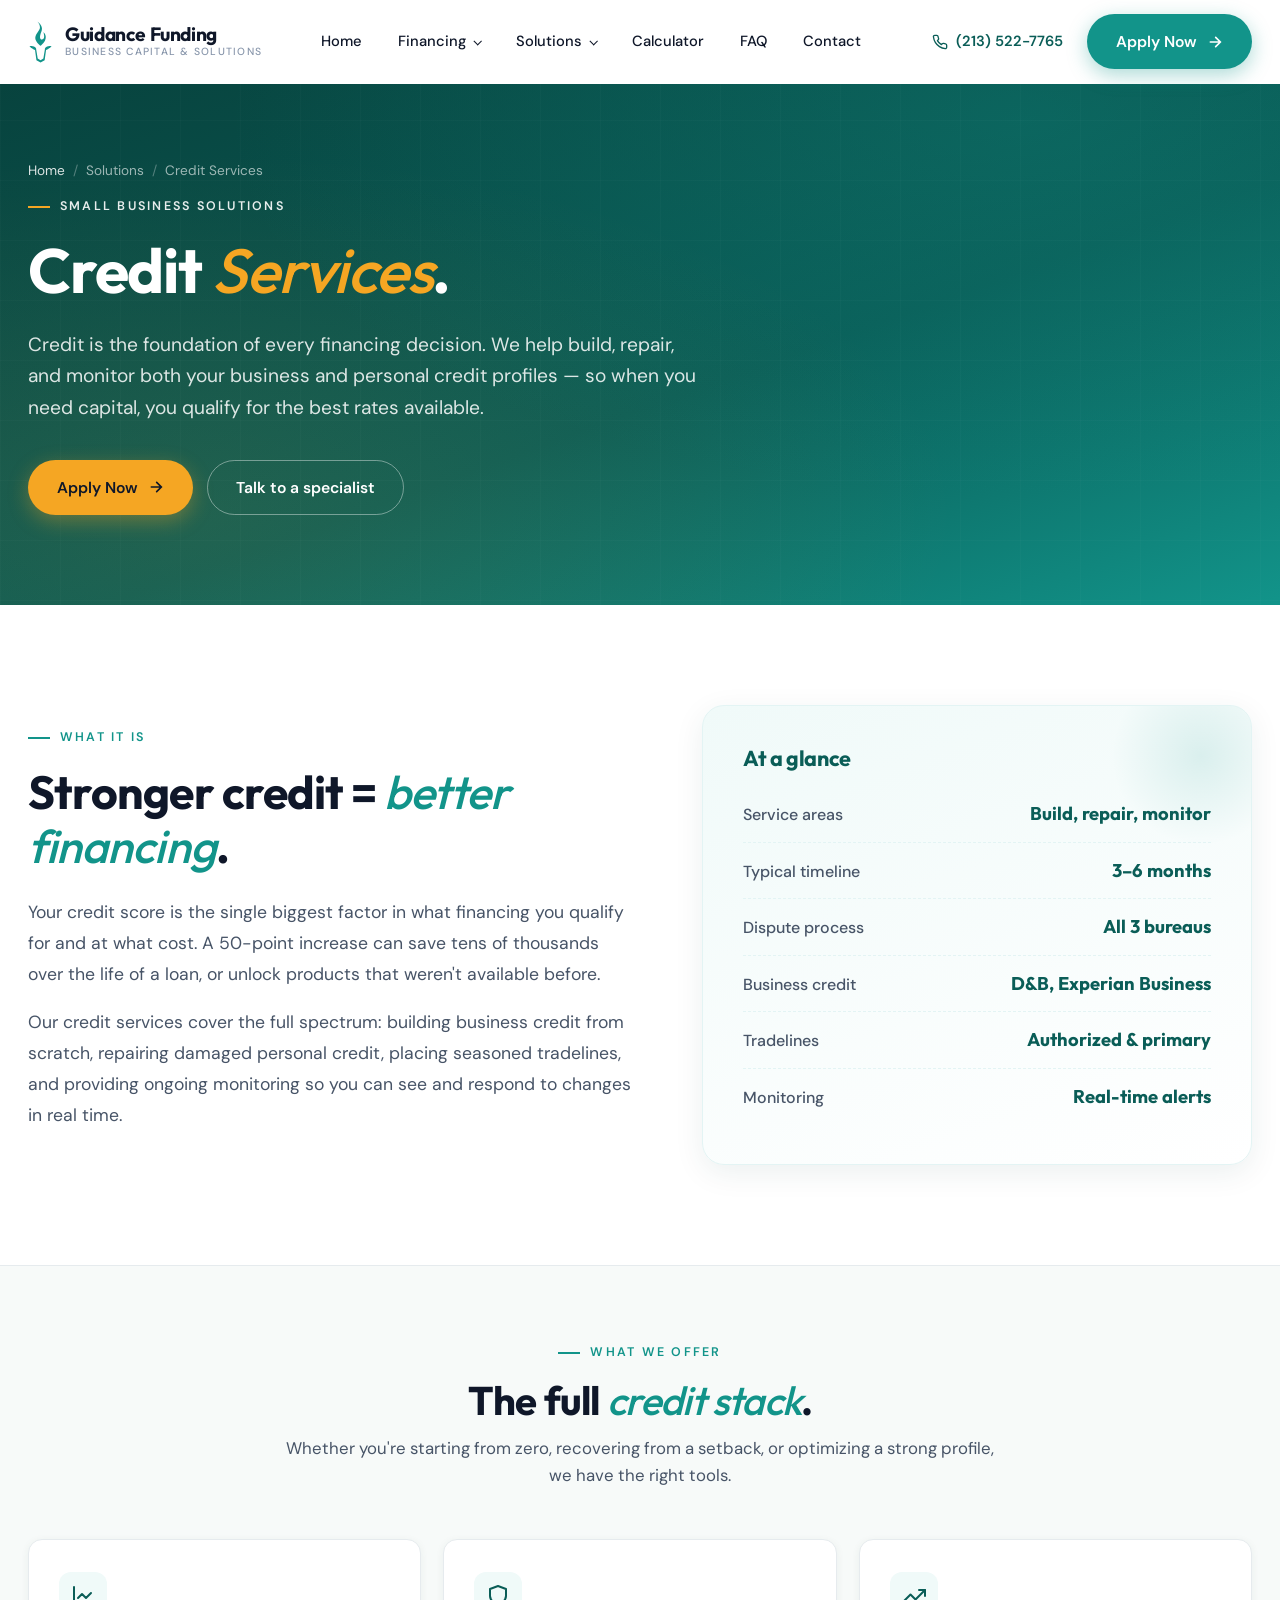
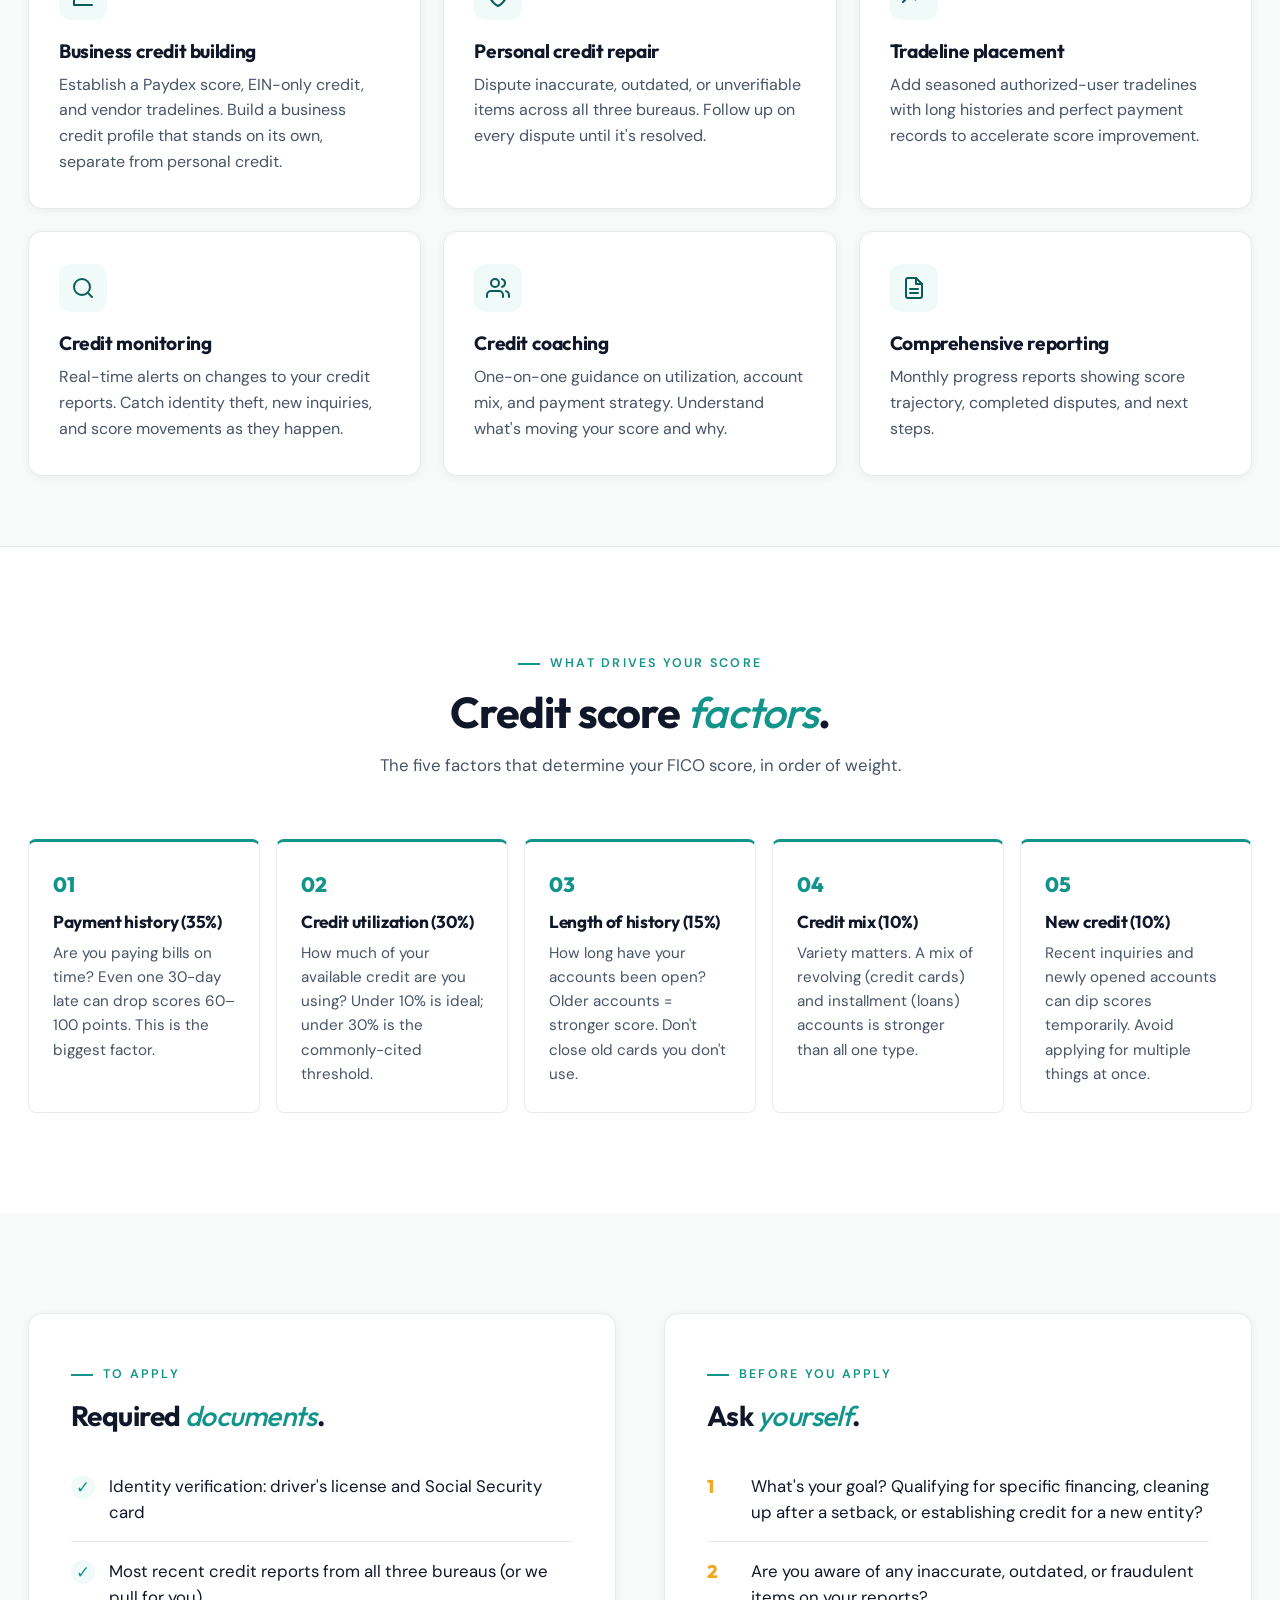
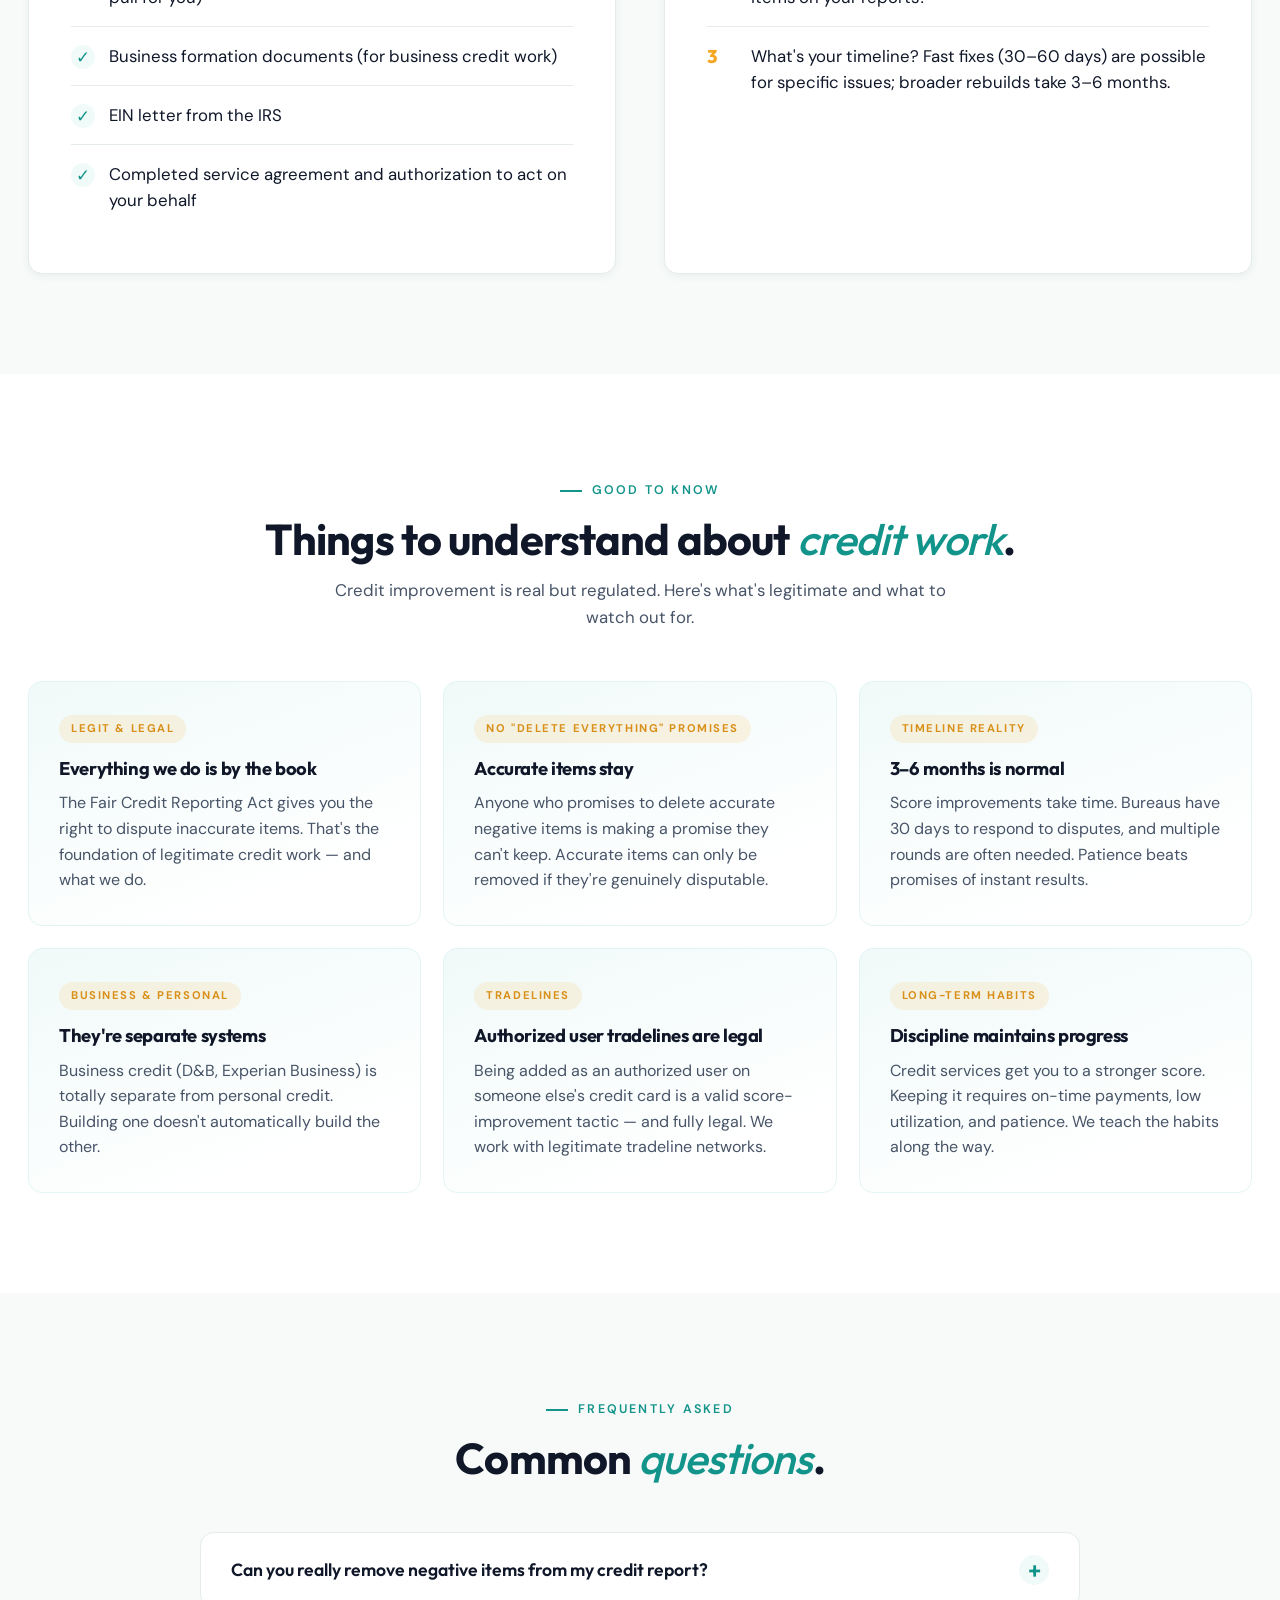
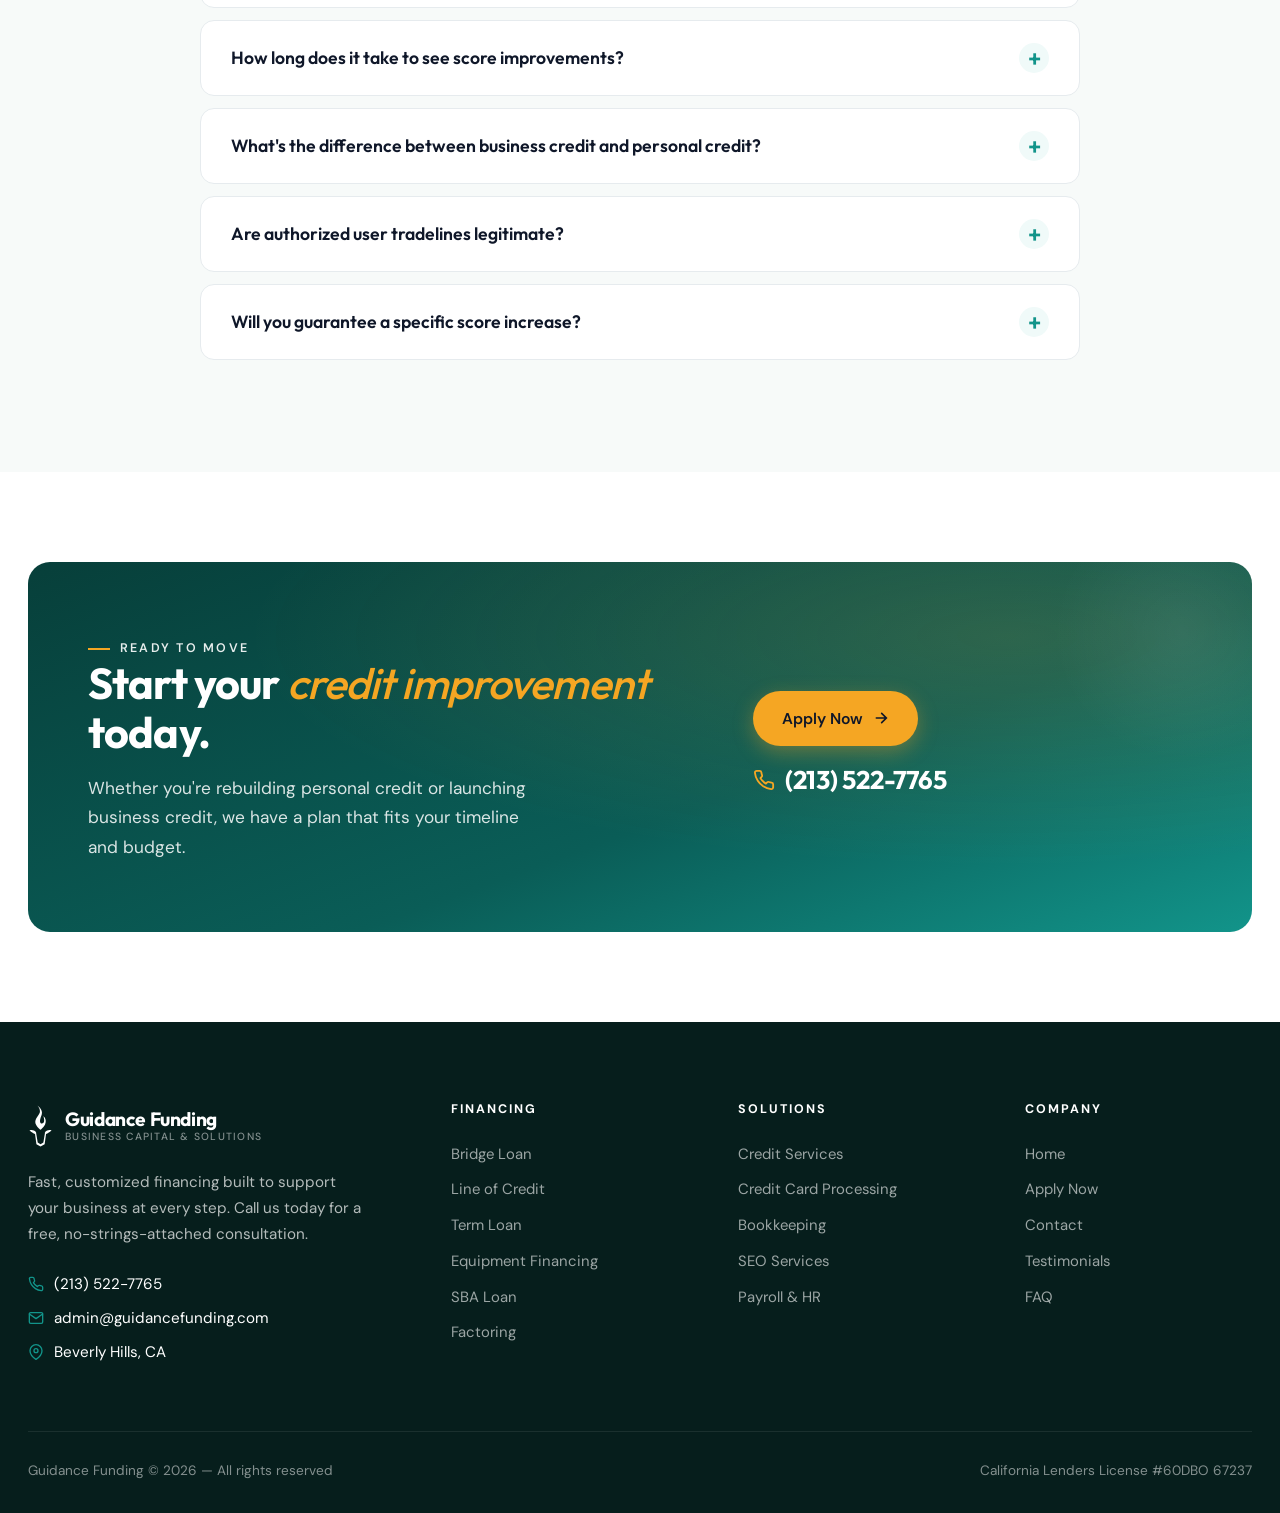
<file: credit-services.html>
<!DOCTYPE html>
<html lang="en">
<head>
<meta charset="UTF-8" />
<meta name="viewport" content="width=device-width, initial-scale=1.0" />
<title>Credit Services — Guidance Funding</title>
<meta name="description" content="Build, repair, and monitor your business and personal credit. Tradeline placement, dispute services, and credit coaching." />
<link rel="preconnect" href="https://fonts.googleapis.com" />
<link rel="preconnect" href="https://fonts.gstatic.com" crossorigin />
<link href="https://fonts.googleapis.com/css2?family=Outfit:wght@300;400;500;600;700;800&family=DM+Sans:opsz,wght@9..40,300;9..40,400;9..40,500;9..40,600;9..40,700&display=swap" rel="stylesheet" />
<link rel="stylesheet" href="styles.css" />
</head>
<body>
<div class="nav-wrap" id="navWrap">
  <nav class="nav">
    <div class="nav-inner">
      <a href="index.html" class="logo">
        <div class="logo-mark" aria-label="Guidance Funding"><svg viewBox="0 0 1568 3000" xmlns="http://www.w3.org/2000/svg" aria-hidden="true"><path d="M784,2783.39l257.18-146.24,87.41-632.03c57.15-23.53,83.18-34.08,195.99-109.64,89.77-60.13,148.6-151.74,148.6-151.74,0,0-155.46-7.61-279.03,44.54-129.43,54.63-141.2,137.84-139.52,186.58l-94.13,554.71-176.5,107.58-176.5-107.58-94.13-554.71c1.68-48.75-10.09-131.95-139.52-186.58-123.57-52.16-279.03-44.54-279.03-44.54,0,0,58.83,91.61,148.6,151.74,112.81,75.57,138.84,86.11,195.99,109.64l87.41,632.03,257.18,146.24h0Z"/><path d="M776.75,1740.23c41.98-13.6,241.99-211.95,289.65-330.16,144.88-359.4-104.22-521.09-104.22-521.09,0,0,159.67,426.02-87.41,457.21-37.14,4.69-163.24-27.25-110.22-275.67,41.77-195.73,111.38-256.15,108.74-421.62-4-250.82-287.64-432.29-287.64-432.29,0,0,168.39,156.22,161.37,373.17-6.55,202.47-271.97,372.85-291.93,643.03-17.1,231.46,321.66,507.43,321.66,507.43h0Z"/></svg></div>
        <div class="logo-text">
          <span class="name">Guidance Funding</span>
          <span class="tag">Business Capital &amp; Solutions</span>
        </div>
      </a>
      <ul class="nav-links">
        <li><a href="index.html">Home</a></li>
        <li class="has-drop">
          <span>Financing</span>
          <div class="drop">
            <h4 class="drop-title">Premium Business Financing</h4>
            <div class="drop-col">
              <a href="bridge.html">Bridge Loan</a>
              <a href="loc.html">Line of Credit</a>
              <a href="term.html">Term Loan</a>
              <a href="equipment.html">Equipment Financing</a>
            </div>
            <div class="drop-col">
              <a href="mortgage.html">Mortgage Financing</a>
              <a href="po.html">P.O. Financing</a>
              <a href="sba.html">SBA Loan</a>
              <a href="factoring.html">Factoring</a>
            </div>
          </div>
        </li>
        <li class="has-drop">
          <span>Solutions</span>
          <div class="drop">
            <h4 class="drop-title">Small Business Solutions</h4>
            <div class="drop-col">
              <a href="credit-services.html">Credit Services</a>
              <a href="ccp.html">Credit Card Processing</a>
              <a href="bookkeeping.html">Bookkeeping</a>
            </div>
            <div class="drop-col">
              <a href="seo.html">SEO Services</a>
              <a href="payroll.html">Payroll &amp; HR</a>
            </div>
          </div>
        </li>
        <li><a href="index.html#calculator">Calculator</a></li>
        <li><a href="index.html#faq">FAQ</a></li>
        <li><a href="contact.html">Contact</a></li>
      </ul>
      <div class="nav-right">
        <a href="tel:2135227765" class="phone-link">
          <svg viewBox="0 0 24 24" fill="none" stroke="currentColor" stroke-width="2" stroke-linecap="round" stroke-linejoin="round"><path d="M22 16.92v3a2 2 0 0 1-2.18 2 19.79 19.79 0 0 1-8.63-3.07 19.5 19.5 0 0 1-6-6 19.79 19.79 0 0 1-3.07-8.67A2 2 0 0 1 4.11 2h3a2 2 0 0 1 2 1.72 12.84 12.84 0 0 0 .7 2.81 2 2 0 0 1-.45 2.11L8.09 9.91a16 16 0 0 0 6 6l1.27-1.27a2 2 0 0 1 2.11-.45 12.84 12.84 0 0 0 2.81.7A2 2 0 0 1 22 16.92z"/></svg>
          (213) 522-7765
        </a>
        <a href="apply.html" class="btn btn-primary">Apply Now <svg class="arrow" viewBox="0 0 24 24" fill="none" stroke="currentColor" stroke-width="2.5" stroke-linecap="round"><path d="M5 12h14M13 5l7 7-7 7"/></svg></a>
      </div>
      <button class="nav-toggle" id="navToggle" aria-label="Menu">
        <span></span><span></span><span></span>
      </button>
    </div>
  </nav>
</div>
<aside class="mobile-nav" id="mobileNav">
  <a href="index.html">Home</a>
  <div class="group">
    <h4>Financing</h4>
    <a href="bridge.html">Bridge Loan</a>
    <a href="loc.html">Line of Credit</a>
    <a href="term.html">Term Loan</a>
    <a href="equipment.html">Equipment Financing</a>
    <a href="mortgage.html">Mortgage Financing</a>
    <a href="po.html">P.O. Financing</a>
    <a href="sba.html">SBA Loan</a>
    <a href="factoring.html">Factoring</a>
  </div>
  <div class="group">
    <h4>Solutions</h4>
    <a href="credit-services.html">Credit Services</a>
    <a href="ccp.html">Credit Card Processing</a>
    <a href="bookkeeping.html">Bookkeeping</a>
    <a href="seo.html">SEO Services</a>
    <a href="payroll.html">Payroll &amp; HR</a>
  </div>
  <a href="index.html#calculator">Calculator</a>
  <a href="index.html#faq">FAQ</a>
  <a href="contact.html">Contact</a>
  <div class="mobile-cta">
    <a href="tel:2135227765" class="btn btn-ghost" style="width:100%; margin-bottom:10px;">(213) 522-7765</a>
    <a href="apply.html" class="btn btn-primary" style="width:100%;">Apply Now</a>
  </div>
</aside>
<section class="page-hero">
  <div class="container">
    <div class="crumbs">
      <a href="index.html">Home</a>
      <span class="sep">/</span>
      <span>Solutions</span>
      <span class="sep">/</span>
      <span>Credit Services</span>
    </div>
    <div class="eyebrow eyebrow-light">Small Business Solutions</div>
    <h1>Credit <span class="accent">Services</span>.</h1>
    <p class="lede">Credit is the foundation of every financing decision. We help build, repair, and monitor both your business and personal credit profiles &mdash; so when you need capital, you qualify for the best rates available.</p>
    <div class="page-hero-ctas">
      <a href="apply.html" class="btn btn-amber">
        Apply Now
        <svg class="arrow" viewBox="0 0 24 24" fill="none" stroke="currentColor" stroke-width="2.5" stroke-linecap="round"><path d="M5 12h14M13 5l7 7-7 7"/></svg>
      </a>
      <a href="tel:2135227765" class="btn btn-outline">Talk to a specialist</a>
    </div>
  </div>
</section><section class="overview">
  <div class="container">
    <div class="overview-grid">
      <div class="reveal">
        <div class="eyebrow">What it is</div>
        <h2>Stronger credit = <span class="accent">better financing</span>.</h2>
        <p>Your credit score is the single biggest factor in what financing you qualify for and at what cost. A 50-point increase can save tens of thousands over the life of a loan, or unlock products that weren't available before.</p>
        <p>Our credit services cover the full spectrum: building business credit from scratch, repairing damaged personal credit, placing seasoned tradelines, and providing ongoing monitoring so you can see and respond to changes in real time.</p>
      </div>
      <div class="overview-card reveal">
        <h3>At a glance</h3>
        <ul>
          <li><span class="lbl">Service areas</span><span class="val">Build, repair, monitor</span></li>
          <li><span class="lbl">Typical timeline</span><span class="val">3&ndash;6 months</span></li>
          <li><span class="lbl">Dispute process</span><span class="val">All 3 bureaus</span></li>
          <li><span class="lbl">Business credit</span><span class="val">D&amp;B, Experian Business</span></li>
          <li><span class="lbl">Tradelines</span><span class="val">Authorized &amp; primary</span></li>
          <li><span class="lbl">Monitoring</span><span class="val">Real-time alerts</span></li>
        </ul>
      </div>
    </div>
  </div>
</section><section class="facts">
  <div class="container">
    <div class="facts-head reveal">
      <div class="eyebrow" style="justify-content:center;">What we offer</div>
      <h2>The full <span class="accent">credit stack</span>.</h2>
      <p>Whether you're starting from zero, recovering from a setback, or optimizing a strong profile, we have the right tools.</p>
    </div>
    <div class="facts-grid">
      <div class="fact reveal">
        <div class="fact-icon"><svg viewBox="0 0 24 24" fill="none" stroke="currentColor" stroke-width="2" stroke-linecap="round" stroke-linejoin="round"><path d="M3 3v18h18"/><path d="M7 14l4-4 4 4 5-5"/></svg></div>
        <h4>Business credit building</h4>
        <p>Establish a Paydex score, EIN-only credit, and vendor tradelines. Build a business credit profile that stands on its own, separate from personal credit.</p>
      </div>
      <div class="fact reveal">
        <div class="fact-icon"><svg viewBox="0 0 24 24" fill="none" stroke="currentColor" stroke-width="2" stroke-linecap="round" stroke-linejoin="round"><path d="M12 22s8-4 8-10V5l-8-3-8 3v7c0 6 8 10 8 10z"/></svg></div>
        <h4>Personal credit repair</h4>
        <p>Dispute inaccurate, outdated, or unverifiable items across all three bureaus. Follow up on every dispute until it's resolved.</p>
      </div>
      <div class="fact reveal">
        <div class="fact-icon"><svg viewBox="0 0 24 24" fill="none" stroke="currentColor" stroke-width="2" stroke-linecap="round" stroke-linejoin="round"><polyline points="23 6 13.5 15.5 8.5 10.5 1 18"/><polyline points="17 6 23 6 23 12"/></svg></div>
        <h4>Tradeline placement</h4>
        <p>Add seasoned authorized-user tradelines with long histories and perfect payment records to accelerate score improvement.</p>
      </div>
      <div class="fact reveal">
        <div class="fact-icon"><svg viewBox="0 0 24 24" fill="none" stroke="currentColor" stroke-width="2" stroke-linecap="round" stroke-linejoin="round"><circle cx="11" cy="11" r="8"/><line x1="21" y1="21" x2="16.65" y2="16.65"/></svg></div>
        <h4>Credit monitoring</h4>
        <p>Real-time alerts on changes to your credit reports. Catch identity theft, new inquiries, and score movements as they happen.</p>
      </div>
      <div class="fact reveal">
        <div class="fact-icon"><svg viewBox="0 0 24 24" fill="none" stroke="currentColor" stroke-width="2" stroke-linecap="round" stroke-linejoin="round"><path d="M17 21v-2a4 4 0 0 0-4-4H5a4 4 0 0 0-4 4v2"/><circle cx="9" cy="7" r="4"/><path d="M23 21v-2a4 4 0 0 0-3-3.87M16 3.13a4 4 0 0 1 0 7.75"/></svg></div>
        <h4>Credit coaching</h4>
        <p>One-on-one guidance on utilization, account mix, and payment strategy. Understand what's moving your score and why.</p>
      </div>
      <div class="fact reveal">
        <div class="fact-icon"><svg viewBox="0 0 24 24" fill="none" stroke="currentColor" stroke-width="2" stroke-linecap="round" stroke-linejoin="round"><path d="M14 2H6a2 2 0 0 0-2 2v16a2 2 0 0 0 2 2h12a2 2 0 0 0 2-2V8z"/><polyline points="14 2 14 8 20 8"/><line x1="16" y1="13" x2="8" y2="13"/><line x1="16" y1="17" x2="8" y2="17"/></svg></div>
        <h4>Comprehensive reporting</h4>
        <p>Monthly progress reports showing score trajectory, completed disputes, and next steps.</p>
      </div>
    </div>
  </div>
</section><section class="rates-section">
  <div class="container">
    <div class="rates-head reveal">
      <div class="eyebrow" style="justify-content:center;">What drives your score</div>
      <h2>Credit score <span class="accent">factors</span>.</h2>
      <p>The five factors that determine your FICO score, in order of weight.</p>
    </div>
    <div class="rates-grid">
      <div class="rate-card reveal">
        <div class="num">01</div>
        <h4>Payment history (35%)</h4>
        <p>Are you paying bills on time? Even one 30-day late can drop scores 60&ndash;100 points. This is the biggest factor.</p>
      </div>
      <div class="rate-card reveal">
        <div class="num">02</div>
        <h4>Credit utilization (30%)</h4>
        <p>How much of your available credit are you using? Under 10% is ideal; under 30% is the commonly-cited threshold.</p>
      </div>
      <div class="rate-card reveal">
        <div class="num">03</div>
        <h4>Length of history (15%)</h4>
        <p>How long have your accounts been open? Older accounts = stronger score. Don't close old cards you don't use.</p>
      </div>
      <div class="rate-card reveal">
        <div class="num">04</div>
        <h4>Credit mix (10%)</h4>
        <p>Variety matters. A mix of revolving (credit cards) and installment (loans) accounts is stronger than all one type.</p>
      </div>
      <div class="rate-card reveal">
        <div class="num">05</div>
        <h4>New credit (10%)</h4>
        <p>Recent inquiries and newly opened accounts can dip scores temporarily. Avoid applying for multiple things at once.</p>
      </div>
    </div>
  </div>
</section><section class="split-section">
  <div class="container">
    <div class="split-grid">
      <div class="split-card reveal">
        <div class="eyebrow">To apply</div>
        <h3>Required <span class="accent">documents</span>.</h3>
        <ul class="doc-list">
          <li>Identity verification: driver's license and Social Security card</li>
          <li>Most recent credit reports from all three bureaus (or we pull for you)</li>
          <li>Business formation documents (for business credit work)</li>
          <li>EIN letter from the IRS</li>
          <li>Completed service agreement and authorization to act on your behalf</li>
        </ul>
      </div>
      <div class="split-card reveal">
        <div class="eyebrow">Before you apply</div>
        <h3>Ask <span class="accent">yourself</span>.</h3>
        <ul class="q-list">
          <li>What's your goal? Qualifying for specific financing, cleaning up after a setback, or establishing credit for a new entity?</li>
          <li>Are you aware of any inaccurate, outdated, or fraudulent items on your reports?</li>
          <li>What's your timeline? Fast fixes (30&ndash;60 days) are possible for specific issues; broader rebuilds take 3&ndash;6 months.</li>
        </ul>
      </div>
    </div>
  </div>
</section><section class="gtk-section">
  <div class="container">
    <div class="gtk-head reveal">
      <div class="eyebrow" style="justify-content:center;">Good to know</div>
      <h2>Things to understand about <span class="accent">credit work</span>.</h2>
      <p>Credit improvement is real but regulated. Here's what's legitimate and what to watch out for.</p>
    </div>
    <div class="gtk-grid">
      <div class="gtk-card reveal">
        <span class="tag">Legit &amp; legal</span>
        <h4>Everything we do is by the book</h4>
        <p>The Fair Credit Reporting Act gives you the right to dispute inaccurate items. That's the foundation of legitimate credit work &mdash; and what we do.</p>
      </div>
      <div class="gtk-card reveal">
        <span class="tag">No "delete everything" promises</span>
        <h4>Accurate items stay</h4>
        <p>Anyone who promises to delete accurate negative items is making a promise they can't keep. Accurate items can only be removed if they're genuinely disputable.</p>
      </div>
      <div class="gtk-card reveal">
        <span class="tag">Timeline reality</span>
        <h4>3&ndash;6 months is normal</h4>
        <p>Score improvements take time. Bureaus have 30 days to respond to disputes, and multiple rounds are often needed. Patience beats promises of instant results.</p>
      </div>
      <div class="gtk-card reveal">
        <span class="tag">Business &amp; personal</span>
        <h4>They're separate systems</h4>
        <p>Business credit (D&amp;B, Experian Business) is totally separate from personal credit. Building one doesn't automatically build the other.</p>
      </div>
      <div class="gtk-card reveal">
        <span class="tag">Tradelines</span>
        <h4>Authorized user tradelines are legal</h4>
        <p>Being added as an authorized user on someone else's credit card is a valid score-improvement tactic &mdash; and fully legal. We work with legitimate tradeline networks.</p>
      </div>
      <div class="gtk-card reveal">
        <span class="tag">Long-term habits</span>
        <h4>Discipline maintains progress</h4>
        <p>Credit services get you to a stronger score. Keeping it requires on-time payments, low utilization, and patience. We teach the habits along the way.</p>
      </div>
    </div>
  </div>
</section><section class="faq-section">
  <div class="container">
    <div class="faq-head reveal">
      <div class="eyebrow" style="justify-content:center;">Frequently asked</div>
      <h2>Common <span class="accent">questions</span>.</h2>
    </div>
    <div class="faq-list">
      <details class="faq-item reveal">
        <summary>Can you really remove negative items from my credit report? <span class="plus">+</span></summary>
        <div class="answer">We can dispute items that are inaccurate, incomplete, outdated, or unverifiable. If the credit bureau can't verify the item within 30 days, it must be removed. Accurate, verifiable items can't be removed and anyone promising otherwise is not operating legitimately.</div>
      </details>
      <details class="faq-item reveal">
        <summary>How long does it take to see score improvements? <span class="plus">+</span></summary>
        <div class="answer">It depends on where you're starting and what's being addressed. Some clients see 20&ndash;40 point improvements within 60 days. Major rebuilds (multiple disputes, new tradelines, utilization fixes) typically show meaningful progress at 90&ndash;180 days.</div>
      </details>
      <details class="faq-item reveal">
        <summary>What's the difference between business credit and personal credit? <span class="plus">+</span></summary>
        <div class="answer">Personal credit (Equifax, Experian, TransUnion) is tied to your SSN and individual history. Business credit (Dun &amp; Bradstreet, Experian Business) is tied to your EIN. They're separate systems &mdash; having great personal credit doesn't automatically give you business credit.</div>
      </details>
      <details class="faq-item reveal">
        <summary>Are authorized user tradelines legitimate? <span class="plus">+</span></summary>
        <div class="answer">Yes. Adding you as an authorized user on an existing credit account is a standard, legal practice. The tradeline reports to your credit history as if it were yours, which boosts your average account age and payment history.</div>
      </details>
      <details class="faq-item reveal">
        <summary>Will you guarantee a specific score increase? <span class="plus">+</span></summary>
        <div class="answer">No reputable credit services company will guarantee a specific score increase &mdash; it's not legally possible. What we guarantee is the work: disputes filed, tradelines placed, monitoring set up, and progress reports delivered.</div>
      </details>
    </div>
  </div>
</section><section class="final-cta">
  <div class="container">
    <div class="final-cta-inner reveal">
      <div>
        <div class="eyebrow eyebrow-light">Ready to move</div>
        <h2>Start your <span class="accent">credit improvement</span> today.</h2>
        <p>Whether you're rebuilding personal credit or launching business credit, we have a plan that fits your timeline and budget.</p>
      </div>
      <div class="final-cta-right">
        <a href="apply.html" class="btn btn-amber">
          Apply Now
          <svg class="arrow" viewBox="0 0 24 24" fill="none" stroke="currentColor" stroke-width="2.5" stroke-linecap="round"><path d="M5 12h14M13 5l7 7-7 7"/></svg>
        </a>
        <a href="tel:2135227765" class="final-cta-phone">
          <svg viewBox="0 0 24 24" fill="none" stroke="currentColor" stroke-width="2" stroke-linecap="round" stroke-linejoin="round"><path d="M22 16.92v3a2 2 0 0 1-2.18 2 19.79 19.79 0 0 1-8.63-3.07 19.5 19.5 0 0 1-6-6 19.79 19.79 0 0 1-3.07-8.67A2 2 0 0 1 4.11 2h3a2 2 0 0 1 2 1.72 12.84 12.84 0 0 0 .7 2.81 2 2 0 0 1-.45 2.11L8.09 9.91a16 16 0 0 0 6 6l1.27-1.27a2 2 0 0 1 2.11-.45 12.84 12.84 0 0 0 2.81.7A2 2 0 0 1 22 16.92z"/></svg>
          (213) 522-7765
        </a>
      </div>
    </div>
  </div>
</section><footer class="footer">
  <div class="container">
    <div class="footer-grid">
      <div class="footer-about">
        <a href="index.html" class="logo">
          <div class="logo-mark" aria-label="Guidance Funding"><svg viewBox="0 0 1568 3000" xmlns="http://www.w3.org/2000/svg" aria-hidden="true"><path d="M784,2783.39l257.18-146.24,87.41-632.03c57.15-23.53,83.18-34.08,195.99-109.64,89.77-60.13,148.6-151.74,148.6-151.74,0,0-155.46-7.61-279.03,44.54-129.43,54.63-141.2,137.84-139.52,186.58l-94.13,554.71-176.5,107.58-176.5-107.58-94.13-554.71c1.68-48.75-10.09-131.95-139.52-186.58-123.57-52.16-279.03-44.54-279.03-44.54,0,0,58.83,91.61,148.6,151.74,112.81,75.57,138.84,86.11,195.99,109.64l87.41,632.03,257.18,146.24h0Z"/><path d="M776.75,1740.23c41.98-13.6,241.99-211.95,289.65-330.16,144.88-359.4-104.22-521.09-104.22-521.09,0,0,159.67,426.02-87.41,457.21-37.14,4.69-163.24-27.25-110.22-275.67,41.77-195.73,111.38-256.15,108.74-421.62-4-250.82-287.64-432.29-287.64-432.29,0,0,168.39,156.22,161.37,373.17-6.55,202.47-271.97,372.85-291.93,643.03-17.1,231.46,321.66,507.43,321.66,507.43h0Z"/></svg></div>
          <div class="logo-text">
            <span class="name">Guidance Funding</span>
            <span class="tag">Business Capital &amp; Solutions</span>
          </div>
        </a>
        <p>Fast, customized financing built to support your business at every step. Call us today for a free, no-strings-attached consultation.</p>
        <a href="tel:2135227765" class="footer-contact-line">
          <svg viewBox="0 0 24 24" fill="none" stroke="currentColor" stroke-width="2" stroke-linecap="round" stroke-linejoin="round"><path d="M22 16.92v3a2 2 0 0 1-2.18 2 19.79 19.79 0 0 1-8.63-3.07 19.5 19.5 0 0 1-6-6 19.79 19.79 0 0 1-3.07-8.67A2 2 0 0 1 4.11 2h3a2 2 0 0 1 2 1.72 12.84 12.84 0 0 0 .7 2.81 2 2 0 0 1-.45 2.11L8.09 9.91a16 16 0 0 0 6 6l1.27-1.27a2 2 0 0 1 2.11-.45 12.84 12.84 0 0 0 2.81.7A2 2 0 0 1 22 16.92z"/></svg>
          (213) 522-7765
        </a>
        <a href="mailto:admin@guidancefunding.com" class="footer-contact-line">
          <svg viewBox="0 0 24 24" fill="none" stroke="currentColor" stroke-width="2" stroke-linecap="round" stroke-linejoin="round"><path d="M4 4h16c1.1 0 2 .9 2 2v12c0 1.1-.9 2-2 2H4c-1.1 0-2-.9-2-2V6c0-1.1.9-2 2-2z"/><path d="M22 6l-10 7L2 6"/></svg>
          admin@guidancefunding.com
        </a>
        <span class="footer-contact-line">
          <svg viewBox="0 0 24 24" fill="none" stroke="currentColor" stroke-width="2" stroke-linecap="round" stroke-linejoin="round"><path d="M21 10c0 7-9 13-9 13s-9-6-9-13a9 9 0 0 1 18 0z"/><circle cx="12" cy="10" r="3"/></svg>
          Beverly Hills, CA
        </span>
      </div>
      <div class="footer-col">
        <h5>Financing</h5>
        <ul>
          <li><a href="bridge.html">Bridge Loan</a></li>
          <li><a href="loc.html">Line of Credit</a></li>
          <li><a href="term.html">Term Loan</a></li>
          <li><a href="equipment.html">Equipment Financing</a></li>
          <li><a href="sba.html">SBA Loan</a></li>
          <li><a href="factoring.html">Factoring</a></li>
        </ul>
      </div>
      <div class="footer-col">
        <h5>Solutions</h5>
        <ul>
          <li><a href="credit-services.html">Credit Services</a></li>
          <li><a href="ccp.html">Credit Card Processing</a></li>
          <li><a href="bookkeeping.html">Bookkeeping</a></li>
          <li><a href="seo.html">SEO Services</a></li>
          <li><a href="payroll.html">Payroll &amp; HR</a></li>
        </ul>
      </div>
      <div class="footer-col">
        <h5>Company</h5>
        <ul>
          <li><a href="index.html">Home</a></li>
          <li><a href="apply.html">Apply Now</a></li>
          <li><a href="contact.html">Contact</a></li>
          <li><a href="index.html#testimonials">Testimonials</a></li>
          <li><a href="index.html#faq">FAQ</a></li>
        </ul>
      </div>
    </div>
    <div class="footer-bottom">
      <div>Guidance Funding © 2026 — All rights reserved</div>
      <div>California Lenders License #60DBO 67237</div>
    </div>
  </div>
</footer>
<script>
const navWrap = document.getElementById('navWrap');
window.addEventListener('scroll', () => {
  if (window.scrollY > 20) navWrap.classList.add('scrolled');
  else navWrap.classList.remove('scrolled');
});
const navToggle = document.getElementById('navToggle');
const mobileNav = document.getElementById('mobileNav');
navToggle.addEventListener('click', () => {
  navToggle.classList.toggle('active');
  mobileNav.classList.toggle('open');
});
document.querySelectorAll('.mobile-nav a').forEach(link => {
  link.addEventListener('click', () => {
    navToggle.classList.remove('active');
    mobileNav.classList.remove('open');
  });
});
const io = new IntersectionObserver((entries) => {
  entries.forEach(entry => {
    if (entry.isIntersecting) {
      entry.target.classList.add('in-view');
      io.unobserve(entry.target);
    }
  });
}, { threshold: 0.12, rootMargin: '0px 0px -50px 0px' });
document.querySelectorAll('.reveal').forEach(el => io.observe(el));
</script>
</body>
</html>
</file>
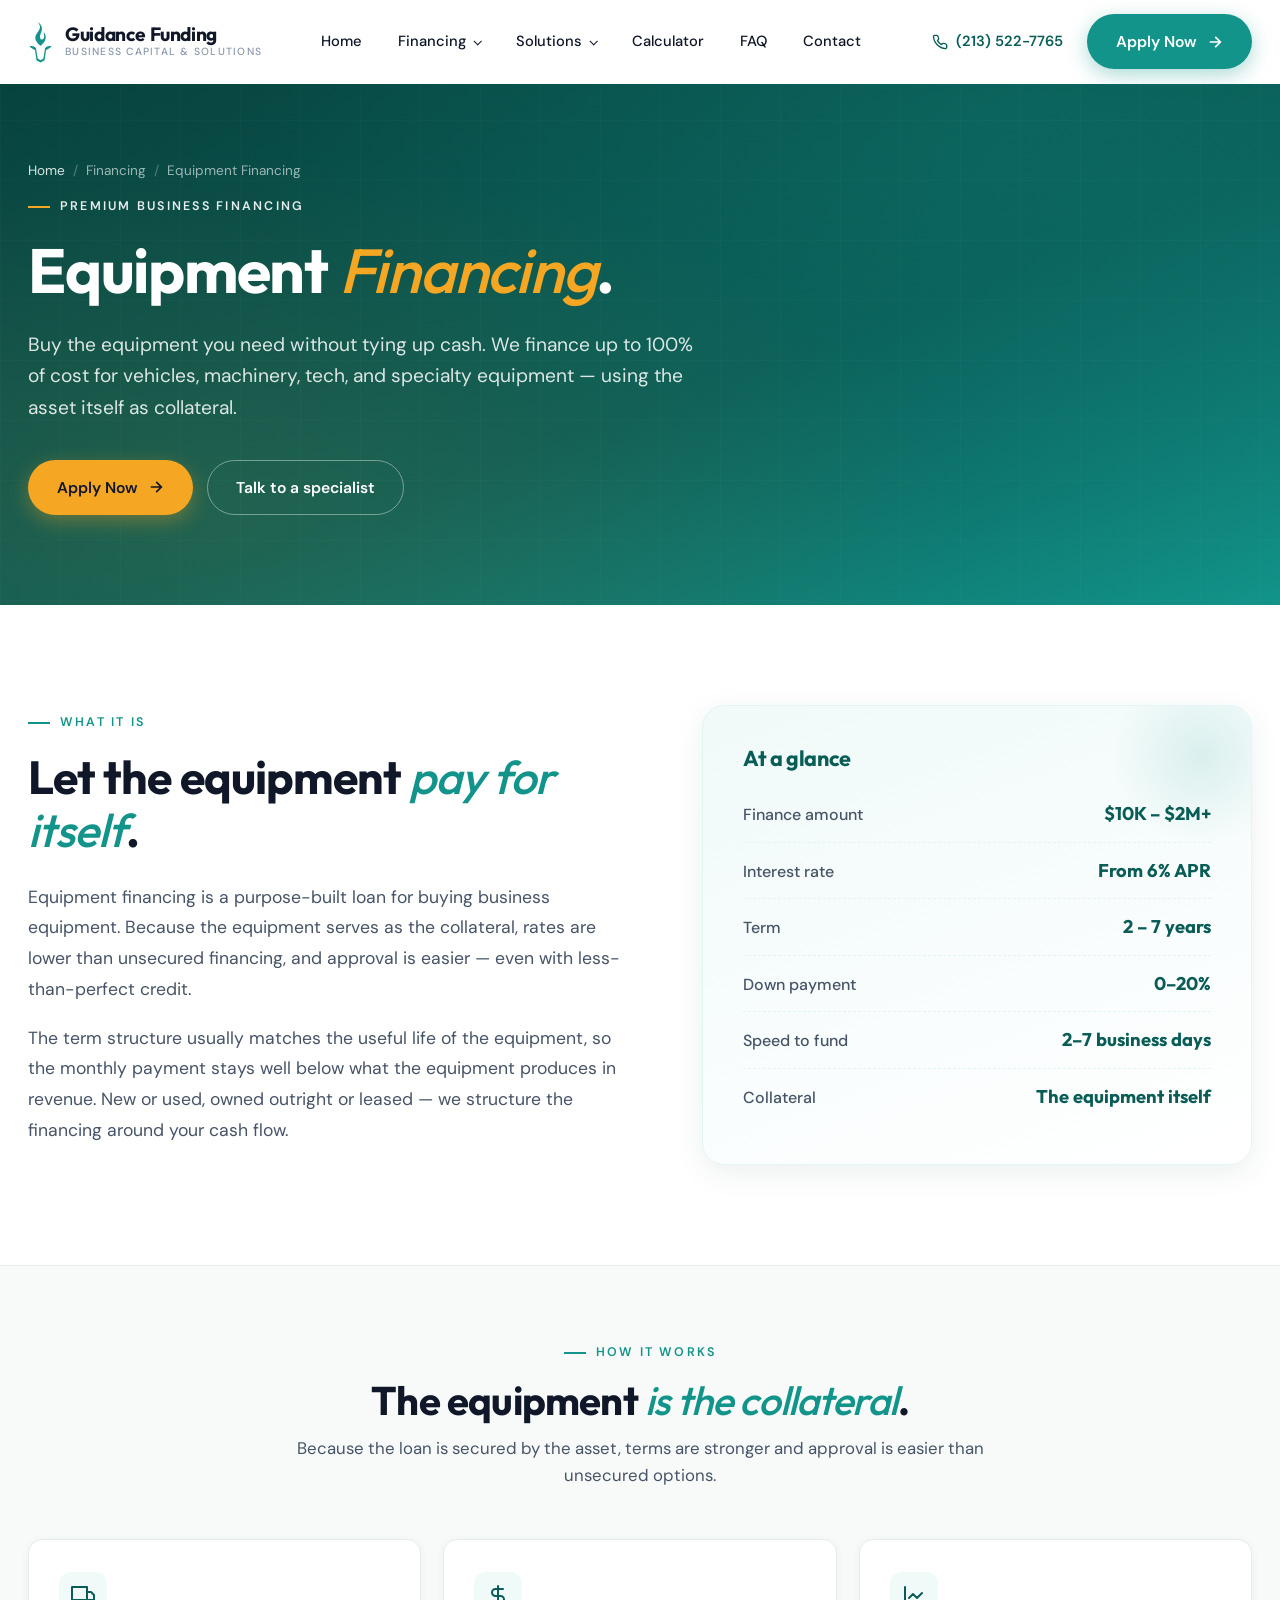
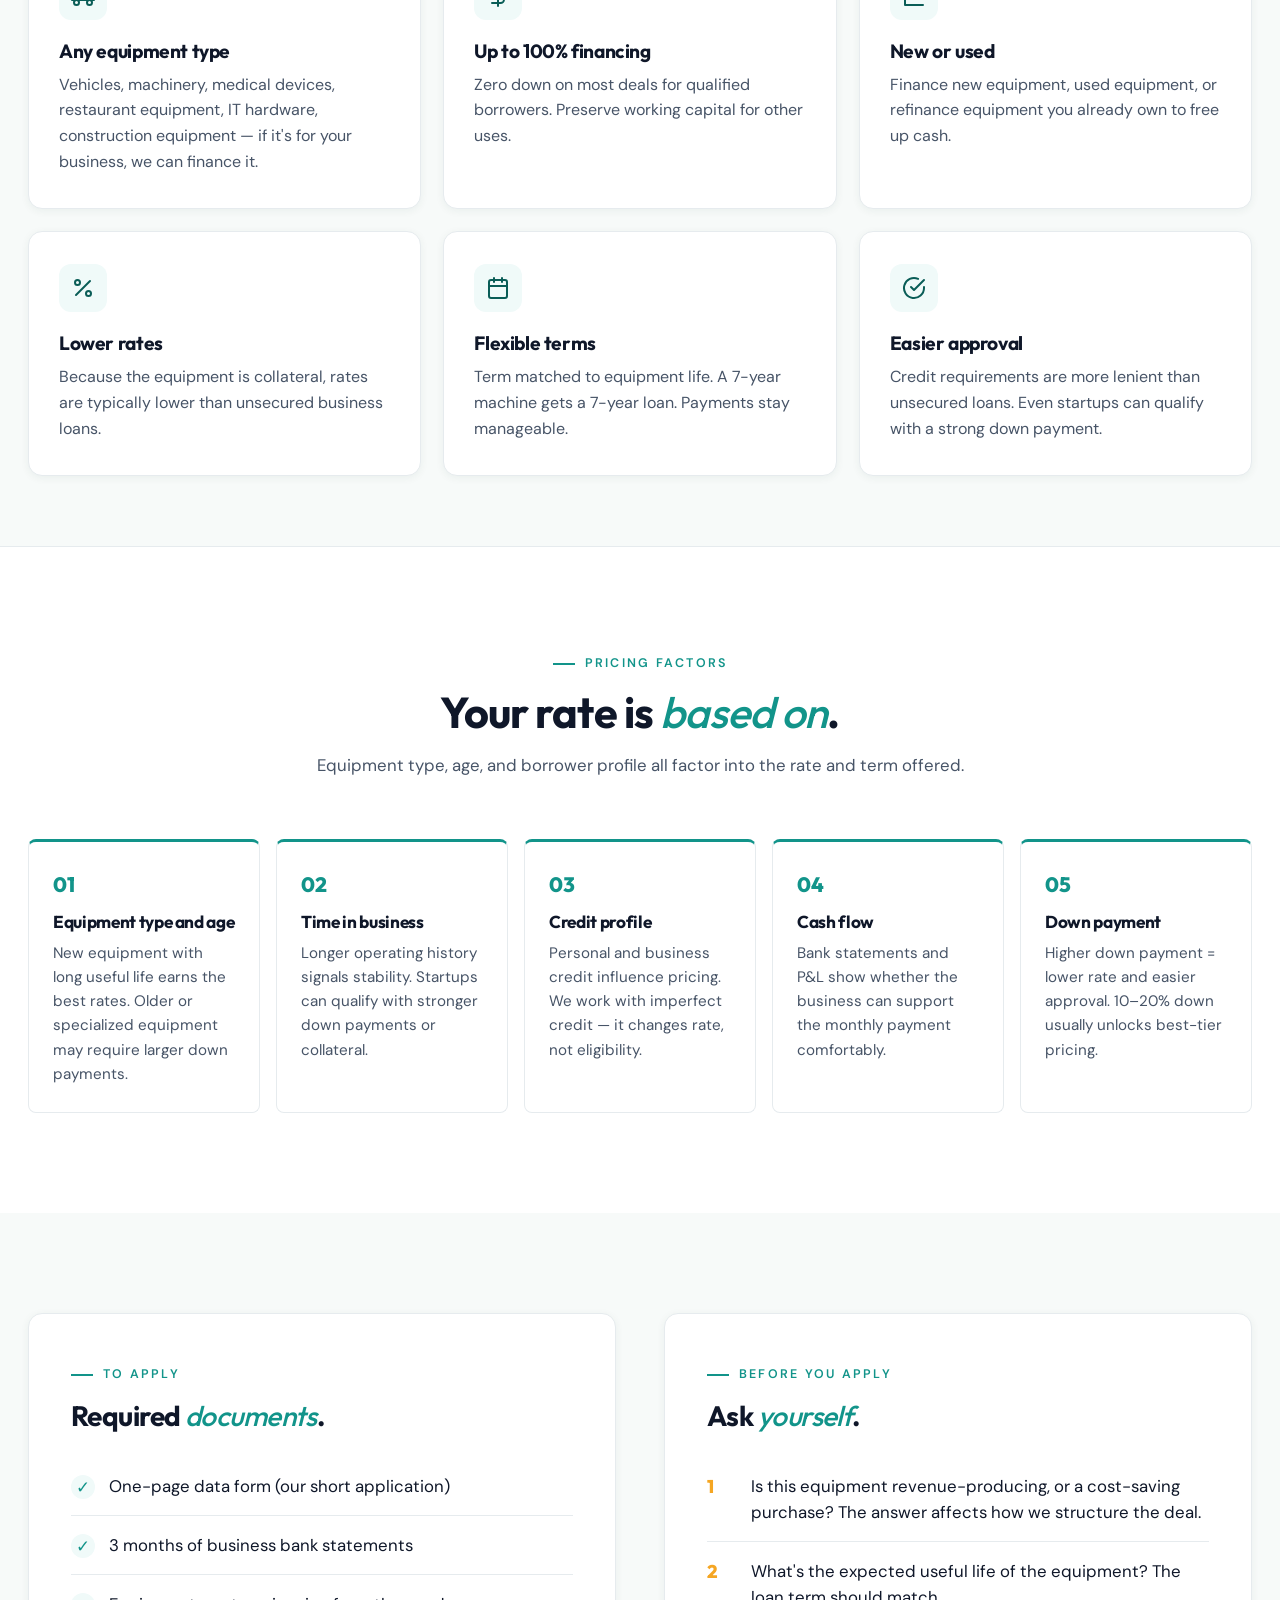
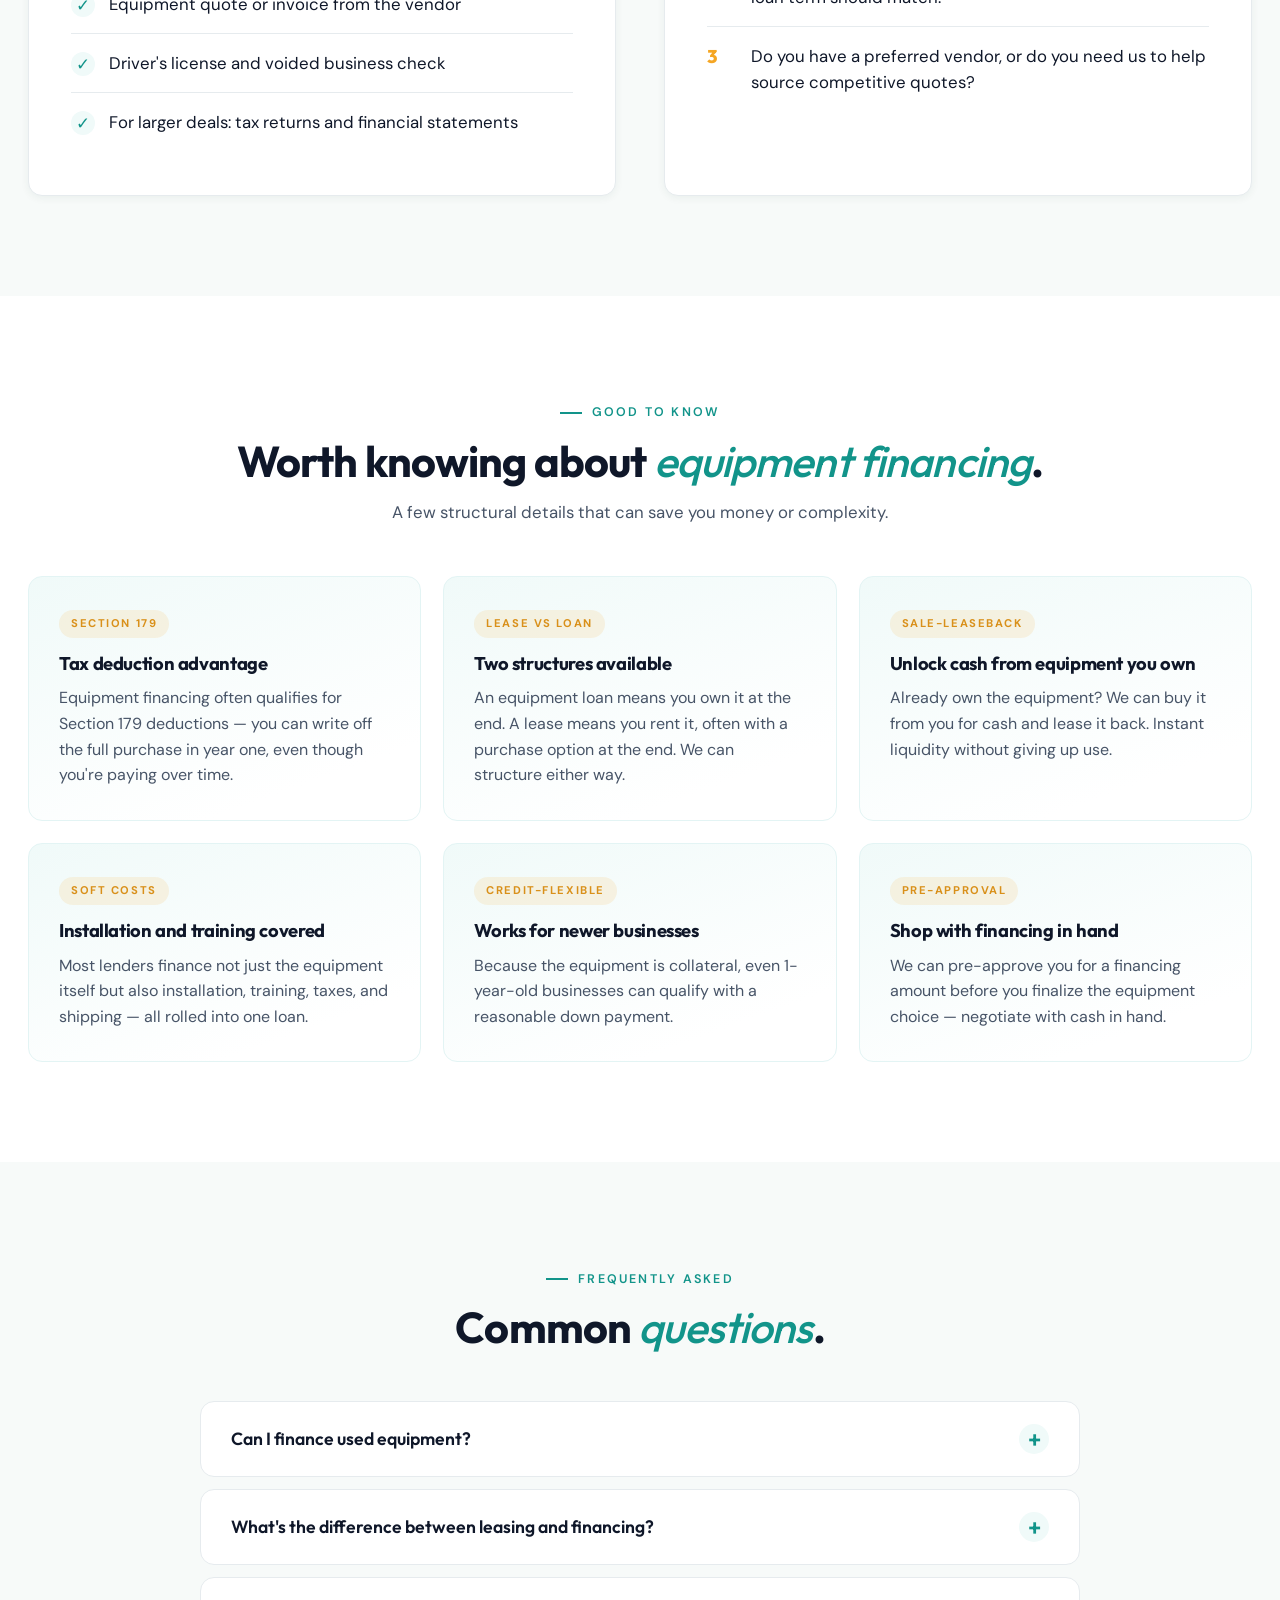
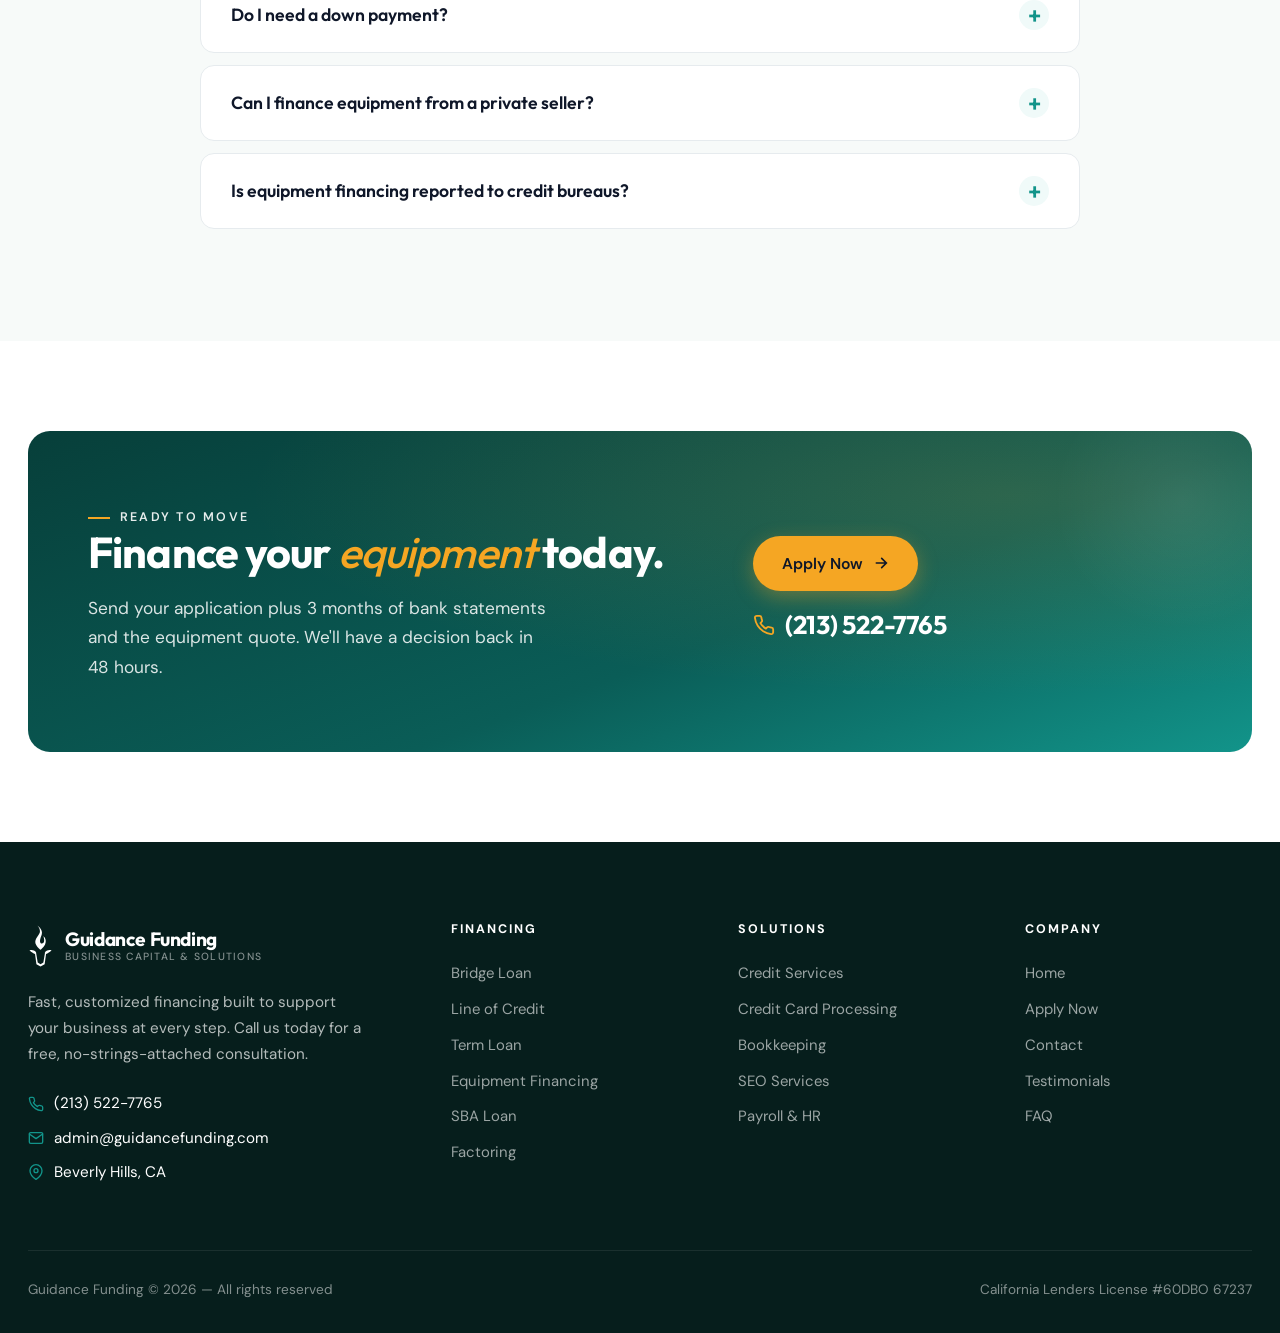
<file: equipment.html>
<!DOCTYPE html>
<html lang="en">
<head>
<meta charset="UTF-8" />
<meta name="viewport" content="width=device-width, initial-scale=1.0" />
<title>Equipment Financing — Guidance Funding</title>
<meta name="description" content="Finance up to 100% of equipment cost with terms from 2 to 7 years. Rates from 6%. The equipment itself serves as collateral." />
<link rel="preconnect" href="https://fonts.googleapis.com" />
<link rel="preconnect" href="https://fonts.gstatic.com" crossorigin />
<link href="https://fonts.googleapis.com/css2?family=Outfit:wght@300;400;500;600;700;800&family=DM+Sans:opsz,wght@9..40,300;9..40,400;9..40,500;9..40,600;9..40,700&display=swap" rel="stylesheet" />
<link rel="stylesheet" href="styles.css" />
</head>
<body>
<div class="nav-wrap" id="navWrap">
  <nav class="nav">
    <div class="nav-inner">
      <a href="index.html" class="logo">
        <div class="logo-mark" aria-label="Guidance Funding"><svg viewBox="0 0 1568 3000" xmlns="http://www.w3.org/2000/svg" aria-hidden="true"><path d="M784,2783.39l257.18-146.24,87.41-632.03c57.15-23.53,83.18-34.08,195.99-109.64,89.77-60.13,148.6-151.74,148.6-151.74,0,0-155.46-7.61-279.03,44.54-129.43,54.63-141.2,137.84-139.52,186.58l-94.13,554.71-176.5,107.58-176.5-107.58-94.13-554.71c1.68-48.75-10.09-131.95-139.52-186.58-123.57-52.16-279.03-44.54-279.03-44.54,0,0,58.83,91.61,148.6,151.74,112.81,75.57,138.84,86.11,195.99,109.64l87.41,632.03,257.18,146.24h0Z"/><path d="M776.75,1740.23c41.98-13.6,241.99-211.95,289.65-330.16,144.88-359.4-104.22-521.09-104.22-521.09,0,0,159.67,426.02-87.41,457.21-37.14,4.69-163.24-27.25-110.22-275.67,41.77-195.73,111.38-256.15,108.74-421.62-4-250.82-287.64-432.29-287.64-432.29,0,0,168.39,156.22,161.37,373.17-6.55,202.47-271.97,372.85-291.93,643.03-17.1,231.46,321.66,507.43,321.66,507.43h0Z"/></svg></div>
        <div class="logo-text">
          <span class="name">Guidance Funding</span>
          <span class="tag">Business Capital &amp; Solutions</span>
        </div>
      </a>
      <ul class="nav-links">
        <li><a href="index.html">Home</a></li>
        <li class="has-drop">
          <span>Financing</span>
          <div class="drop">
            <h4 class="drop-title">Premium Business Financing</h4>
            <div class="drop-col">
              <a href="bridge.html">Bridge Loan</a>
              <a href="loc.html">Line of Credit</a>
              <a href="term.html">Term Loan</a>
              <a href="equipment.html">Equipment Financing</a>
            </div>
            <div class="drop-col">
              <a href="mortgage.html">Mortgage Financing</a>
              <a href="po.html">P.O. Financing</a>
              <a href="sba.html">SBA Loan</a>
              <a href="factoring.html">Factoring</a>
            </div>
          </div>
        </li>
        <li class="has-drop">
          <span>Solutions</span>
          <div class="drop">
            <h4 class="drop-title">Small Business Solutions</h4>
            <div class="drop-col">
              <a href="credit-services.html">Credit Services</a>
              <a href="ccp.html">Credit Card Processing</a>
              <a href="bookkeeping.html">Bookkeeping</a>
            </div>
            <div class="drop-col">
              <a href="seo.html">SEO Services</a>
              <a href="payroll.html">Payroll &amp; HR</a>
            </div>
          </div>
        </li>
        <li><a href="index.html#calculator">Calculator</a></li>
        <li><a href="index.html#faq">FAQ</a></li>
        <li><a href="contact.html">Contact</a></li>
      </ul>
      <div class="nav-right">
        <a href="tel:2135227765" class="phone-link">
          <svg viewBox="0 0 24 24" fill="none" stroke="currentColor" stroke-width="2" stroke-linecap="round" stroke-linejoin="round"><path d="M22 16.92v3a2 2 0 0 1-2.18 2 19.79 19.79 0 0 1-8.63-3.07 19.5 19.5 0 0 1-6-6 19.79 19.79 0 0 1-3.07-8.67A2 2 0 0 1 4.11 2h3a2 2 0 0 1 2 1.72 12.84 12.84 0 0 0 .7 2.81 2 2 0 0 1-.45 2.11L8.09 9.91a16 16 0 0 0 6 6l1.27-1.27a2 2 0 0 1 2.11-.45 12.84 12.84 0 0 0 2.81.7A2 2 0 0 1 22 16.92z"/></svg>
          (213) 522-7765
        </a>
        <a href="apply.html" class="btn btn-primary">Apply Now <svg class="arrow" viewBox="0 0 24 24" fill="none" stroke="currentColor" stroke-width="2.5" stroke-linecap="round"><path d="M5 12h14M13 5l7 7-7 7"/></svg></a>
      </div>
      <button class="nav-toggle" id="navToggle" aria-label="Menu">
        <span></span><span></span><span></span>
      </button>
    </div>
  </nav>
</div>
<aside class="mobile-nav" id="mobileNav">
  <a href="index.html">Home</a>
  <div class="group">
    <h4>Financing</h4>
    <a href="bridge.html">Bridge Loan</a>
    <a href="loc.html">Line of Credit</a>
    <a href="term.html">Term Loan</a>
    <a href="equipment.html">Equipment Financing</a>
    <a href="mortgage.html">Mortgage Financing</a>
    <a href="po.html">P.O. Financing</a>
    <a href="sba.html">SBA Loan</a>
    <a href="factoring.html">Factoring</a>
  </div>
  <div class="group">
    <h4>Solutions</h4>
    <a href="credit-services.html">Credit Services</a>
    <a href="ccp.html">Credit Card Processing</a>
    <a href="bookkeeping.html">Bookkeeping</a>
    <a href="seo.html">SEO Services</a>
    <a href="payroll.html">Payroll &amp; HR</a>
  </div>
  <a href="index.html#calculator">Calculator</a>
  <a href="index.html#faq">FAQ</a>
  <a href="contact.html">Contact</a>
  <div class="mobile-cta">
    <a href="tel:2135227765" class="btn btn-ghost" style="width:100%; margin-bottom:10px;">(213) 522-7765</a>
    <a href="apply.html" class="btn btn-primary" style="width:100%;">Apply Now</a>
  </div>
</aside>
<section class="page-hero">
  <div class="container">
    <div class="crumbs">
      <a href="index.html">Home</a>
      <span class="sep">/</span>
      <span>Financing</span>
      <span class="sep">/</span>
      <span>Equipment Financing</span>
    </div>
    <div class="eyebrow eyebrow-light">Premium Business Financing</div>
    <h1>Equipment <span class="accent">Financing</span>.</h1>
    <p class="lede">Buy the equipment you need without tying up cash. We finance up to 100% of cost for vehicles, machinery, tech, and specialty equipment &mdash; using the asset itself as collateral.</p>
    <div class="page-hero-ctas">
      <a href="apply.html" class="btn btn-amber">
        Apply Now
        <svg class="arrow" viewBox="0 0 24 24" fill="none" stroke="currentColor" stroke-width="2.5" stroke-linecap="round"><path d="M5 12h14M13 5l7 7-7 7"/></svg>
      </a>
      <a href="tel:2135227765" class="btn btn-outline">Talk to a specialist</a>
    </div>
  </div>
</section><section class="overview">
  <div class="container">
    <div class="overview-grid">
      <div class="reveal">
        <div class="eyebrow">What it is</div>
        <h2>Let the equipment <span class="accent">pay for itself</span>.</h2>
        <p>Equipment financing is a purpose-built loan for buying business equipment. Because the equipment serves as the collateral, rates are lower than unsecured financing, and approval is easier &mdash; even with less-than-perfect credit.</p>
        <p>The term structure usually matches the useful life of the equipment, so the monthly payment stays well below what the equipment produces in revenue. New or used, owned outright or leased &mdash; we structure the financing around your cash flow.</p>
      </div>
      <div class="overview-card reveal">
        <h3>At a glance</h3>
        <ul>
          <li><span class="lbl">Finance amount</span><span class="val">$10K &ndash; $2M+</span></li>
          <li><span class="lbl">Interest rate</span><span class="val">From 6% APR</span></li>
          <li><span class="lbl">Term</span><span class="val">2 &ndash; 7 years</span></li>
          <li><span class="lbl">Down payment</span><span class="val">0&ndash;20%</span></li>
          <li><span class="lbl">Speed to fund</span><span class="val">2&ndash;7 business days</span></li>
          <li><span class="lbl">Collateral</span><span class="val">The equipment itself</span></li>
        </ul>
      </div>
    </div>
  </div>
</section><section class="facts">
  <div class="container">
    <div class="facts-head reveal">
      <div class="eyebrow" style="justify-content:center;">How it works</div>
      <h2>The equipment <span class="accent">is the collateral</span>.</h2>
      <p>Because the loan is secured by the asset, terms are stronger and approval is easier than unsecured options.</p>
    </div>
    <div class="facts-grid">
      <div class="fact reveal">
        <div class="fact-icon"><svg viewBox="0 0 24 24" fill="none" stroke="currentColor" stroke-width="2" stroke-linecap="round" stroke-linejoin="round"><path d="M1 3h15v13H1z"/><path d="M16 8h4l3 3v5h-7V8z"/><circle cx="5.5" cy="18.5" r="2.5"/><circle cx="18.5" cy="18.5" r="2.5"/></svg></div>
        <h4>Any equipment type</h4>
        <p>Vehicles, machinery, medical devices, restaurant equipment, IT hardware, construction equipment &mdash; if it's for your business, we can finance it.</p>
      </div>
      <div class="fact reveal">
        <div class="fact-icon"><svg viewBox="0 0 24 24" fill="none" stroke="currentColor" stroke-width="2" stroke-linecap="round" stroke-linejoin="round"><path d="M12 2v20M17 5H9.5a3.5 3.5 0 0 0 0 7h5a3.5 3.5 0 0 1 0 7H6"/></svg></div>
        <h4>Up to 100% financing</h4>
        <p>Zero down on most deals for qualified borrowers. Preserve working capital for other uses.</p>
      </div>
      <div class="fact reveal">
        <div class="fact-icon"><svg viewBox="0 0 24 24" fill="none" stroke="currentColor" stroke-width="2" stroke-linecap="round" stroke-linejoin="round"><path d="M3 3v18h18"/><path d="M7 14l4-4 4 4 5-5"/></svg></div>
        <h4>New or used</h4>
        <p>Finance new equipment, used equipment, or refinance equipment you already own to free up cash.</p>
      </div>
      <div class="fact reveal">
        <div class="fact-icon"><svg viewBox="0 0 24 24" fill="none" stroke="currentColor" stroke-width="2" stroke-linecap="round" stroke-linejoin="round"><line x1="19" y1="5" x2="5" y2="19"/><circle cx="6.5" cy="6.5" r="2.5"/><circle cx="17.5" cy="17.5" r="2.5"/></svg></div>
        <h4>Lower rates</h4>
        <p>Because the equipment is collateral, rates are typically lower than unsecured business loans.</p>
      </div>
      <div class="fact reveal">
        <div class="fact-icon"><svg viewBox="0 0 24 24" fill="none" stroke="currentColor" stroke-width="2" stroke-linecap="round" stroke-linejoin="round"><rect x="3" y="4" width="18" height="18" rx="2" ry="2"/><line x1="16" y1="2" x2="16" y2="6"/><line x1="8" y1="2" x2="8" y2="6"/><line x1="3" y1="10" x2="21" y2="10"/></svg></div>
        <h4>Flexible terms</h4>
        <p>Term matched to equipment life. A 7-year machine gets a 7-year loan. Payments stay manageable.</p>
      </div>
      <div class="fact reveal">
        <div class="fact-icon"><svg viewBox="0 0 24 24" fill="none" stroke="currentColor" stroke-width="2" stroke-linecap="round" stroke-linejoin="round"><path d="M22 11.08V12a10 10 0 1 1-5.93-9.14"/><polyline points="22 4 12 14.01 9 11.01"/></svg></div>
        <h4>Easier approval</h4>
        <p>Credit requirements are more lenient than unsecured loans. Even startups can qualify with a strong down payment.</p>
      </div>
    </div>
  </div>
</section><section class="rates-section">
  <div class="container">
    <div class="rates-head reveal">
      <div class="eyebrow" style="justify-content:center;">Pricing factors</div>
      <h2>Your rate is <span class="accent">based on</span>.</h2>
      <p>Equipment type, age, and borrower profile all factor into the rate and term offered.</p>
    </div>
    <div class="rates-grid">
      <div class="rate-card reveal">
        <div class="num">01</div>
        <h4>Equipment type and age</h4>
        <p>New equipment with long useful life earns the best rates. Older or specialized equipment may require larger down payments.</p>
      </div>
      <div class="rate-card reveal">
        <div class="num">02</div>
        <h4>Time in business</h4>
        <p>Longer operating history signals stability. Startups can qualify with stronger down payments or collateral.</p>
      </div>
      <div class="rate-card reveal">
        <div class="num">03</div>
        <h4>Credit profile</h4>
        <p>Personal and business credit influence pricing. We work with imperfect credit &mdash; it changes rate, not eligibility.</p>
      </div>
      <div class="rate-card reveal">
        <div class="num">04</div>
        <h4>Cash flow</h4>
        <p>Bank statements and P&amp;L show whether the business can support the monthly payment comfortably.</p>
      </div>
      <div class="rate-card reveal">
        <div class="num">05</div>
        <h4>Down payment</h4>
        <p>Higher down payment = lower rate and easier approval. 10&ndash;20% down usually unlocks best-tier pricing.</p>
      </div>
    </div>
  </div>
</section><section class="split-section">
  <div class="container">
    <div class="split-grid">
      <div class="split-card reveal">
        <div class="eyebrow">To apply</div>
        <h3>Required <span class="accent">documents</span>.</h3>
        <ul class="doc-list">
          <li>One-page data form (our short application)</li>
          <li>3 months of business bank statements</li>
          <li>Equipment quote or invoice from the vendor</li>
          <li>Driver's license and voided business check</li>
          <li>For larger deals: tax returns and financial statements</li>
        </ul>
      </div>
      <div class="split-card reveal">
        <div class="eyebrow">Before you apply</div>
        <h3>Ask <span class="accent">yourself</span>.</h3>
        <ul class="q-list">
          <li>Is this equipment revenue-producing, or a cost-saving purchase? The answer affects how we structure the deal.</li>
          <li>What's the expected useful life of the equipment? The loan term should match.</li>
          <li>Do you have a preferred vendor, or do you need us to help source competitive quotes?</li>
        </ul>
      </div>
    </div>
  </div>
</section><section class="gtk-section">
  <div class="container">
    <div class="gtk-head reveal">
      <div class="eyebrow" style="justify-content:center;">Good to know</div>
      <h2>Worth knowing about <span class="accent">equipment financing</span>.</h2>
      <p>A few structural details that can save you money or complexity.</p>
    </div>
    <div class="gtk-grid">
      <div class="gtk-card reveal">
        <span class="tag">Section 179</span>
        <h4>Tax deduction advantage</h4>
        <p>Equipment financing often qualifies for Section 179 deductions &mdash; you can write off the full purchase in year one, even though you're paying over time.</p>
      </div>
      <div class="gtk-card reveal">
        <span class="tag">Lease vs loan</span>
        <h4>Two structures available</h4>
        <p>An equipment loan means you own it at the end. A lease means you rent it, often with a purchase option at the end. We can structure either way.</p>
      </div>
      <div class="gtk-card reveal">
        <span class="tag">Sale-leaseback</span>
        <h4>Unlock cash from equipment you own</h4>
        <p>Already own the equipment? We can buy it from you for cash and lease it back. Instant liquidity without giving up use.</p>
      </div>
      <div class="gtk-card reveal">
        <span class="tag">Soft costs</span>
        <h4>Installation and training covered</h4>
        <p>Most lenders finance not just the equipment itself but also installation, training, taxes, and shipping &mdash; all rolled into one loan.</p>
      </div>
      <div class="gtk-card reveal">
        <span class="tag">Credit-flexible</span>
        <h4>Works for newer businesses</h4>
        <p>Because the equipment is collateral, even 1-year-old businesses can qualify with a reasonable down payment.</p>
      </div>
      <div class="gtk-card reveal">
        <span class="tag">Pre-approval</span>
        <h4>Shop with financing in hand</h4>
        <p>We can pre-approve you for a financing amount before you finalize the equipment choice &mdash; negotiate with cash in hand.</p>
      </div>
    </div>
  </div>
</section><section class="faq-section">
  <div class="container">
    <div class="faq-head reveal">
      <div class="eyebrow" style="justify-content:center;">Frequently asked</div>
      <h2>Common <span class="accent">questions</span>.</h2>
    </div>
    <div class="faq-list">
      <details class="faq-item reveal">
        <summary>Can I finance used equipment? <span class="plus">+</span></summary>
        <div class="answer">Yes. Used equipment is typically fine, though terms may be shorter and rates slightly higher than new. Most lenders cap the term at the remaining useful life of the equipment.</div>
      </details>
      <details class="faq-item reveal">
        <summary>What's the difference between leasing and financing? <span class="plus">+</span></summary>
        <div class="answer">Financing means you own the equipment at the end &mdash; you're building equity with each payment. Leasing means you're renting; at the end, you either return it, buy it out, or renew. Leases often have lower monthly payments but no ownership.</div>
      </details>
      <details class="faq-item reveal">
        <summary>Do I need a down payment? <span class="plus">+</span></summary>
        <div class="answer">Not always. For strong credit with new equipment, zero down is common. For older equipment, startups, or weaker credit, expect 10&ndash;20% down.</div>
      </details>
      <details class="faq-item reveal">
        <summary>Can I finance equipment from a private seller? <span class="plus">+</span></summary>
        <div class="answer">Yes, but it's more work. We need the seller to complete a bill of sale and title transfer. Business-to-business private sales are easier than individual sellers.</div>
      </details>
      <details class="faq-item reveal">
        <summary>Is equipment financing reported to credit bureaus? <span class="plus">+</span></summary>
        <div class="answer">Most equipment lenders report to business credit bureaus (Dun &amp; Bradstreet, Experian Business). On-time payments build your business credit profile.</div>
      </details>
    </div>
  </div>
</section><section class="final-cta">
  <div class="container">
    <div class="final-cta-inner reveal">
      <div>
        <div class="eyebrow eyebrow-light">Ready to move</div>
        <h2>Finance your <span class="accent">equipment</span> today.</h2>
        <p>Send your application plus 3 months of bank statements and the equipment quote. We'll have a decision back in 48 hours.</p>
      </div>
      <div class="final-cta-right">
        <a href="apply.html" class="btn btn-amber">
          Apply Now
          <svg class="arrow" viewBox="0 0 24 24" fill="none" stroke="currentColor" stroke-width="2.5" stroke-linecap="round"><path d="M5 12h14M13 5l7 7-7 7"/></svg>
        </a>
        <a href="tel:2135227765" class="final-cta-phone">
          <svg viewBox="0 0 24 24" fill="none" stroke="currentColor" stroke-width="2" stroke-linecap="round" stroke-linejoin="round"><path d="M22 16.92v3a2 2 0 0 1-2.18 2 19.79 19.79 0 0 1-8.63-3.07 19.5 19.5 0 0 1-6-6 19.79 19.79 0 0 1-3.07-8.67A2 2 0 0 1 4.11 2h3a2 2 0 0 1 2 1.72 12.84 12.84 0 0 0 .7 2.81 2 2 0 0 1-.45 2.11L8.09 9.91a16 16 0 0 0 6 6l1.27-1.27a2 2 0 0 1 2.11-.45 12.84 12.84 0 0 0 2.81.7A2 2 0 0 1 22 16.92z"/></svg>
          (213) 522-7765
        </a>
      </div>
    </div>
  </div>
</section><footer class="footer">
  <div class="container">
    <div class="footer-grid">
      <div class="footer-about">
        <a href="index.html" class="logo">
          <div class="logo-mark" aria-label="Guidance Funding"><svg viewBox="0 0 1568 3000" xmlns="http://www.w3.org/2000/svg" aria-hidden="true"><path d="M784,2783.39l257.18-146.24,87.41-632.03c57.15-23.53,83.18-34.08,195.99-109.64,89.77-60.13,148.6-151.74,148.6-151.74,0,0-155.46-7.61-279.03,44.54-129.43,54.63-141.2,137.84-139.52,186.58l-94.13,554.71-176.5,107.58-176.5-107.58-94.13-554.71c1.68-48.75-10.09-131.95-139.52-186.58-123.57-52.16-279.03-44.54-279.03-44.54,0,0,58.83,91.61,148.6,151.74,112.81,75.57,138.84,86.11,195.99,109.64l87.41,632.03,257.18,146.24h0Z"/><path d="M776.75,1740.23c41.98-13.6,241.99-211.95,289.65-330.16,144.88-359.4-104.22-521.09-104.22-521.09,0,0,159.67,426.02-87.41,457.21-37.14,4.69-163.24-27.25-110.22-275.67,41.77-195.73,111.38-256.15,108.74-421.62-4-250.82-287.64-432.29-287.64-432.29,0,0,168.39,156.22,161.37,373.17-6.55,202.47-271.97,372.85-291.93,643.03-17.1,231.46,321.66,507.43,321.66,507.43h0Z"/></svg></div>
          <div class="logo-text">
            <span class="name">Guidance Funding</span>
            <span class="tag">Business Capital &amp; Solutions</span>
          </div>
        </a>
        <p>Fast, customized financing built to support your business at every step. Call us today for a free, no-strings-attached consultation.</p>
        <a href="tel:2135227765" class="footer-contact-line">
          <svg viewBox="0 0 24 24" fill="none" stroke="currentColor" stroke-width="2" stroke-linecap="round" stroke-linejoin="round"><path d="M22 16.92v3a2 2 0 0 1-2.18 2 19.79 19.79 0 0 1-8.63-3.07 19.5 19.5 0 0 1-6-6 19.79 19.79 0 0 1-3.07-8.67A2 2 0 0 1 4.11 2h3a2 2 0 0 1 2 1.72 12.84 12.84 0 0 0 .7 2.81 2 2 0 0 1-.45 2.11L8.09 9.91a16 16 0 0 0 6 6l1.27-1.27a2 2 0 0 1 2.11-.45 12.84 12.84 0 0 0 2.81.7A2 2 0 0 1 22 16.92z"/></svg>
          (213) 522-7765
        </a>
        <a href="mailto:admin@guidancefunding.com" class="footer-contact-line">
          <svg viewBox="0 0 24 24" fill="none" stroke="currentColor" stroke-width="2" stroke-linecap="round" stroke-linejoin="round"><path d="M4 4h16c1.1 0 2 .9 2 2v12c0 1.1-.9 2-2 2H4c-1.1 0-2-.9-2-2V6c0-1.1.9-2 2-2z"/><path d="M22 6l-10 7L2 6"/></svg>
          admin@guidancefunding.com
        </a>
        <span class="footer-contact-line">
          <svg viewBox="0 0 24 24" fill="none" stroke="currentColor" stroke-width="2" stroke-linecap="round" stroke-linejoin="round"><path d="M21 10c0 7-9 13-9 13s-9-6-9-13a9 9 0 0 1 18 0z"/><circle cx="12" cy="10" r="3"/></svg>
          Beverly Hills, CA
        </span>
      </div>
      <div class="footer-col">
        <h5>Financing</h5>
        <ul>
          <li><a href="bridge.html">Bridge Loan</a></li>
          <li><a href="loc.html">Line of Credit</a></li>
          <li><a href="term.html">Term Loan</a></li>
          <li><a href="equipment.html">Equipment Financing</a></li>
          <li><a href="sba.html">SBA Loan</a></li>
          <li><a href="factoring.html">Factoring</a></li>
        </ul>
      </div>
      <div class="footer-col">
        <h5>Solutions</h5>
        <ul>
          <li><a href="credit-services.html">Credit Services</a></li>
          <li><a href="ccp.html">Credit Card Processing</a></li>
          <li><a href="bookkeeping.html">Bookkeeping</a></li>
          <li><a href="seo.html">SEO Services</a></li>
          <li><a href="payroll.html">Payroll &amp; HR</a></li>
        </ul>
      </div>
      <div class="footer-col">
        <h5>Company</h5>
        <ul>
          <li><a href="index.html">Home</a></li>
          <li><a href="apply.html">Apply Now</a></li>
          <li><a href="contact.html">Contact</a></li>
          <li><a href="index.html#testimonials">Testimonials</a></li>
          <li><a href="index.html#faq">FAQ</a></li>
        </ul>
      </div>
    </div>
    <div class="footer-bottom">
      <div>Guidance Funding © 2026 — All rights reserved</div>
      <div>California Lenders License #60DBO 67237</div>
    </div>
  </div>
</footer>
<script>
const navWrap = document.getElementById('navWrap');
window.addEventListener('scroll', () => {
  if (window.scrollY > 20) navWrap.classList.add('scrolled');
  else navWrap.classList.remove('scrolled');
});
const navToggle = document.getElementById('navToggle');
const mobileNav = document.getElementById('mobileNav');
navToggle.addEventListener('click', () => {
  navToggle.classList.toggle('active');
  mobileNav.classList.toggle('open');
});
document.querySelectorAll('.mobile-nav a').forEach(link => {
  link.addEventListener('click', () => {
    navToggle.classList.remove('active');
    mobileNav.classList.remove('open');
  });
});
const io = new IntersectionObserver((entries) => {
  entries.forEach(entry => {
    if (entry.isIntersecting) {
      entry.target.classList.add('in-view');
      io.unobserve(entry.target);
    }
  });
}, { threshold: 0.12, rootMargin: '0px 0px -50px 0px' });
document.querySelectorAll('.reveal').forEach(el => io.observe(el));
</script>
</body>
</html>
</file>
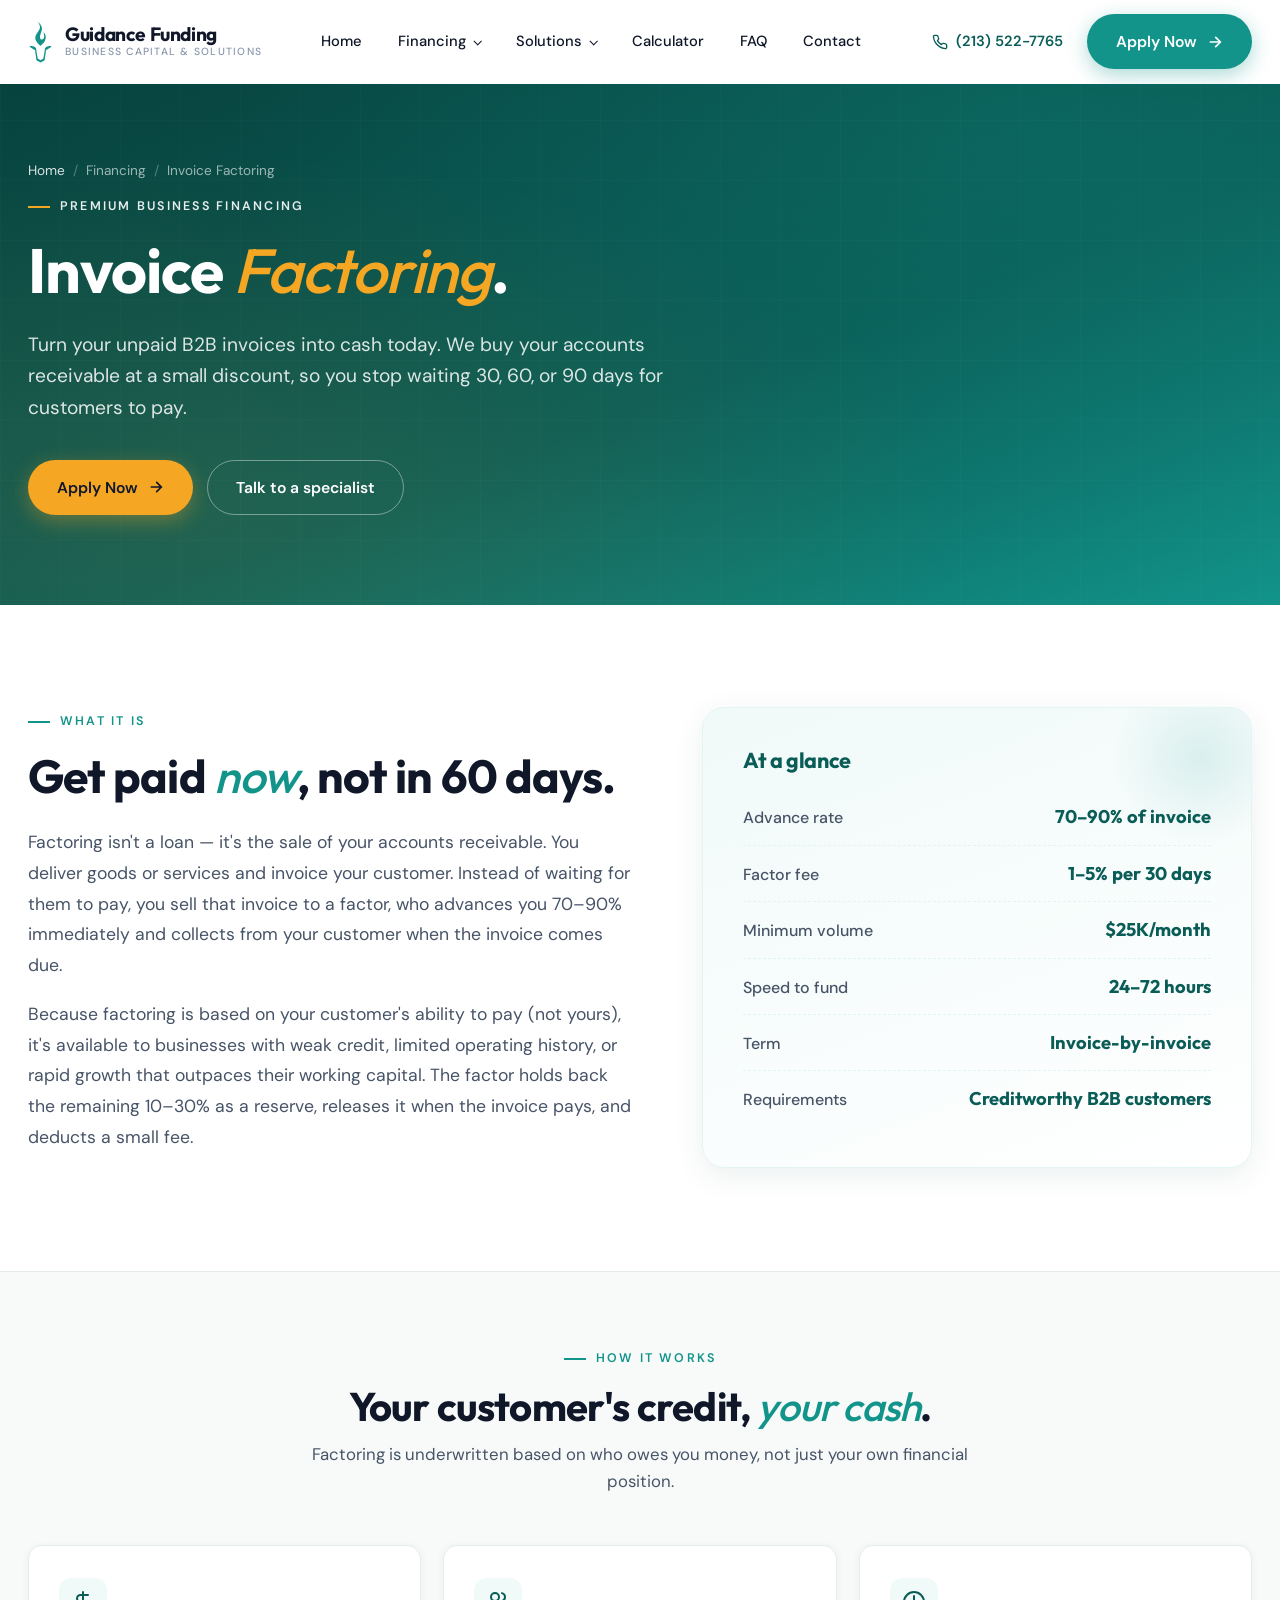
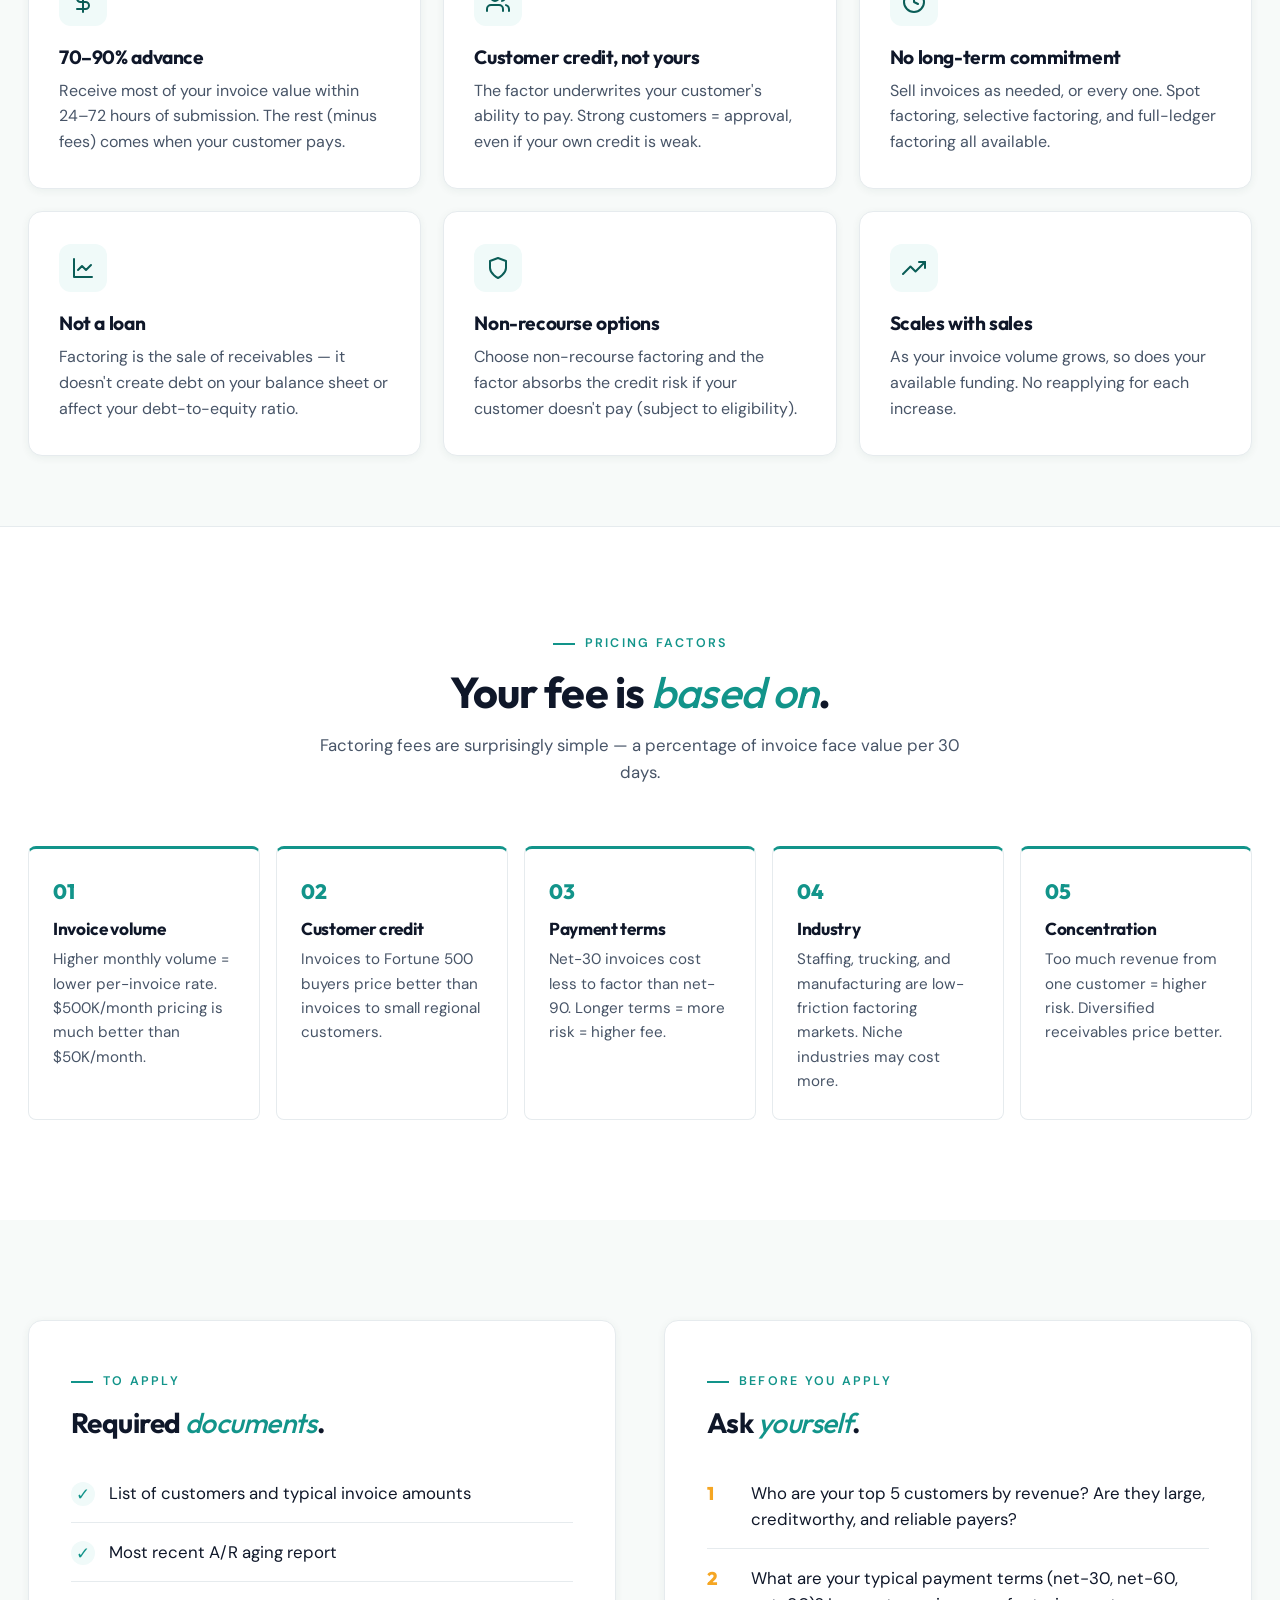
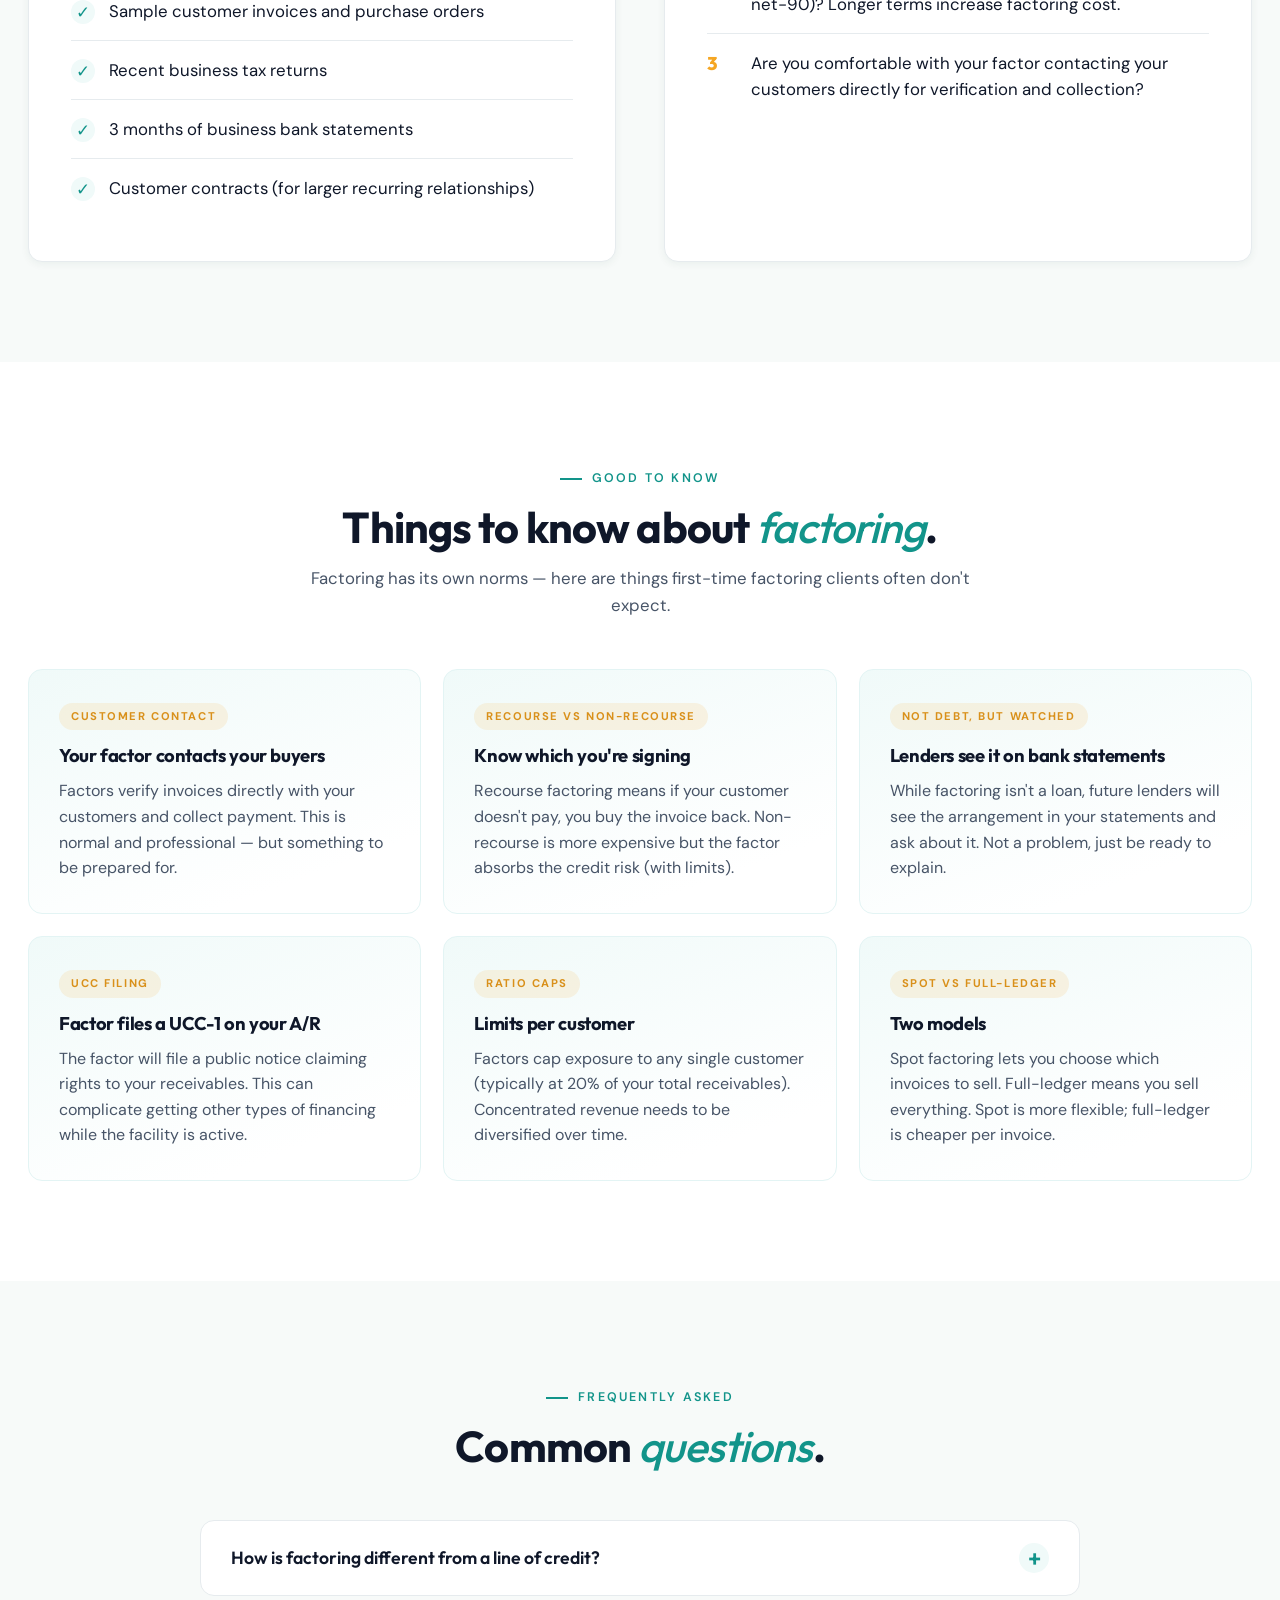
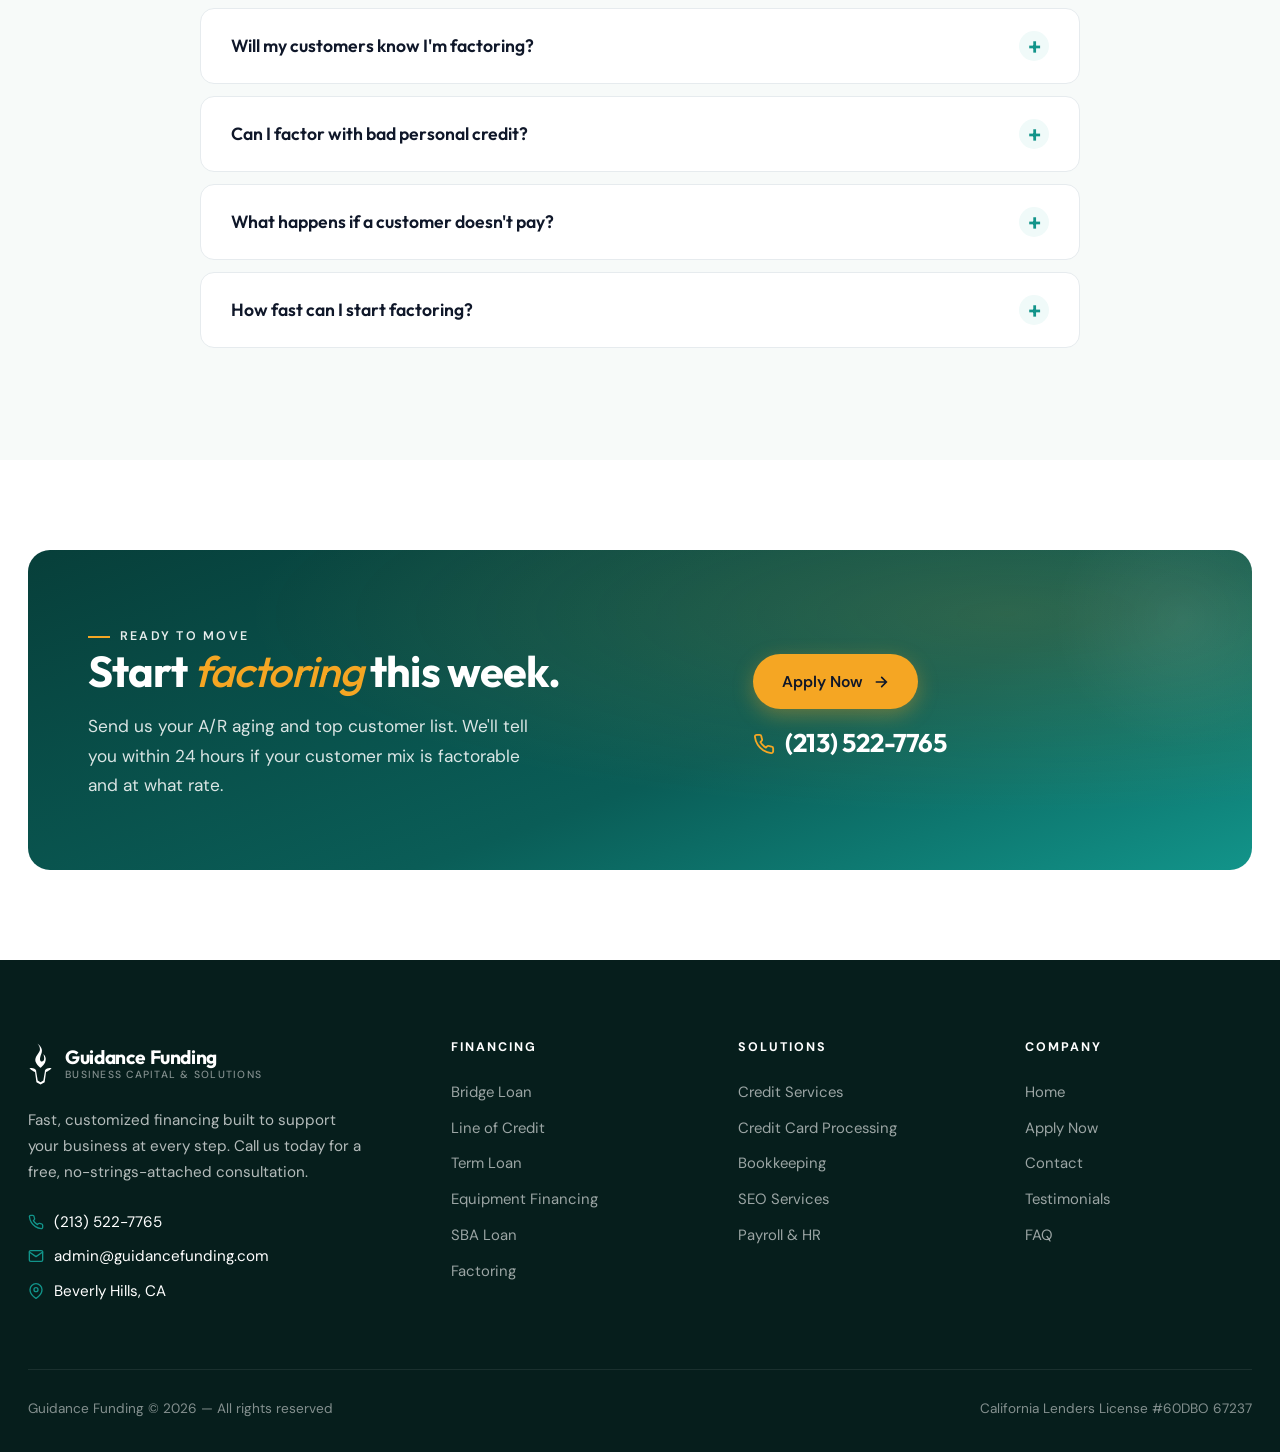
<file: factoring.html>
<!DOCTYPE html>
<html lang="en">
<head>
<meta charset="UTF-8" />
<meta name="viewport" content="width=device-width, initial-scale=1.0" />
<title>Invoice Factoring — Guidance Funding</title>
<meta name="description" content="Turn unpaid B2B invoices into immediate cash. Advance 70-90% of invoice value with no new debt added." />
<link rel="preconnect" href="https://fonts.googleapis.com" />
<link rel="preconnect" href="https://fonts.gstatic.com" crossorigin />
<link href="https://fonts.googleapis.com/css2?family=Outfit:wght@300;400;500;600;700;800&family=DM+Sans:opsz,wght@9..40,300;9..40,400;9..40,500;9..40,600;9..40,700&display=swap" rel="stylesheet" />
<link rel="stylesheet" href="styles.css" />
</head>
<body>
<div class="nav-wrap" id="navWrap">
  <nav class="nav">
    <div class="nav-inner">
      <a href="index.html" class="logo">
        <div class="logo-mark" aria-label="Guidance Funding"><svg viewBox="0 0 1568 3000" xmlns="http://www.w3.org/2000/svg" aria-hidden="true"><path d="M784,2783.39l257.18-146.24,87.41-632.03c57.15-23.53,83.18-34.08,195.99-109.64,89.77-60.13,148.6-151.74,148.6-151.74,0,0-155.46-7.61-279.03,44.54-129.43,54.63-141.2,137.84-139.52,186.58l-94.13,554.71-176.5,107.58-176.5-107.58-94.13-554.71c1.68-48.75-10.09-131.95-139.52-186.58-123.57-52.16-279.03-44.54-279.03-44.54,0,0,58.83,91.61,148.6,151.74,112.81,75.57,138.84,86.11,195.99,109.64l87.41,632.03,257.18,146.24h0Z"/><path d="M776.75,1740.23c41.98-13.6,241.99-211.95,289.65-330.16,144.88-359.4-104.22-521.09-104.22-521.09,0,0,159.67,426.02-87.41,457.21-37.14,4.69-163.24-27.25-110.22-275.67,41.77-195.73,111.38-256.15,108.74-421.62-4-250.82-287.64-432.29-287.64-432.29,0,0,168.39,156.22,161.37,373.17-6.55,202.47-271.97,372.85-291.93,643.03-17.1,231.46,321.66,507.43,321.66,507.43h0Z"/></svg></div>
        <div class="logo-text">
          <span class="name">Guidance Funding</span>
          <span class="tag">Business Capital &amp; Solutions</span>
        </div>
      </a>
      <ul class="nav-links">
        <li><a href="index.html">Home</a></li>
        <li class="has-drop">
          <span>Financing</span>
          <div class="drop">
            <h4 class="drop-title">Premium Business Financing</h4>
            <div class="drop-col">
              <a href="bridge.html">Bridge Loan</a>
              <a href="loc.html">Line of Credit</a>
              <a href="term.html">Term Loan</a>
              <a href="equipment.html">Equipment Financing</a>
            </div>
            <div class="drop-col">
              <a href="mortgage.html">Mortgage Financing</a>
              <a href="po.html">P.O. Financing</a>
              <a href="sba.html">SBA Loan</a>
              <a href="factoring.html">Factoring</a>
            </div>
          </div>
        </li>
        <li class="has-drop">
          <span>Solutions</span>
          <div class="drop">
            <h4 class="drop-title">Small Business Solutions</h4>
            <div class="drop-col">
              <a href="credit-services.html">Credit Services</a>
              <a href="ccp.html">Credit Card Processing</a>
              <a href="bookkeeping.html">Bookkeeping</a>
            </div>
            <div class="drop-col">
              <a href="seo.html">SEO Services</a>
              <a href="payroll.html">Payroll &amp; HR</a>
            </div>
          </div>
        </li>
        <li><a href="index.html#calculator">Calculator</a></li>
        <li><a href="index.html#faq">FAQ</a></li>
        <li><a href="contact.html">Contact</a></li>
      </ul>
      <div class="nav-right">
        <a href="tel:2135227765" class="phone-link">
          <svg viewBox="0 0 24 24" fill="none" stroke="currentColor" stroke-width="2" stroke-linecap="round" stroke-linejoin="round"><path d="M22 16.92v3a2 2 0 0 1-2.18 2 19.79 19.79 0 0 1-8.63-3.07 19.5 19.5 0 0 1-6-6 19.79 19.79 0 0 1-3.07-8.67A2 2 0 0 1 4.11 2h3a2 2 0 0 1 2 1.72 12.84 12.84 0 0 0 .7 2.81 2 2 0 0 1-.45 2.11L8.09 9.91a16 16 0 0 0 6 6l1.27-1.27a2 2 0 0 1 2.11-.45 12.84 12.84 0 0 0 2.81.7A2 2 0 0 1 22 16.92z"/></svg>
          (213) 522-7765
        </a>
        <a href="apply.html" class="btn btn-primary">Apply Now <svg class="arrow" viewBox="0 0 24 24" fill="none" stroke="currentColor" stroke-width="2.5" stroke-linecap="round"><path d="M5 12h14M13 5l7 7-7 7"/></svg></a>
      </div>
      <button class="nav-toggle" id="navToggle" aria-label="Menu">
        <span></span><span></span><span></span>
      </button>
    </div>
  </nav>
</div>
<aside class="mobile-nav" id="mobileNav">
  <a href="index.html">Home</a>
  <div class="group">
    <h4>Financing</h4>
    <a href="bridge.html">Bridge Loan</a>
    <a href="loc.html">Line of Credit</a>
    <a href="term.html">Term Loan</a>
    <a href="equipment.html">Equipment Financing</a>
    <a href="mortgage.html">Mortgage Financing</a>
    <a href="po.html">P.O. Financing</a>
    <a href="sba.html">SBA Loan</a>
    <a href="factoring.html">Factoring</a>
  </div>
  <div class="group">
    <h4>Solutions</h4>
    <a href="credit-services.html">Credit Services</a>
    <a href="ccp.html">Credit Card Processing</a>
    <a href="bookkeeping.html">Bookkeeping</a>
    <a href="seo.html">SEO Services</a>
    <a href="payroll.html">Payroll &amp; HR</a>
  </div>
  <a href="index.html#calculator">Calculator</a>
  <a href="index.html#faq">FAQ</a>
  <a href="contact.html">Contact</a>
  <div class="mobile-cta">
    <a href="tel:2135227765" class="btn btn-ghost" style="width:100%; margin-bottom:10px;">(213) 522-7765</a>
    <a href="apply.html" class="btn btn-primary" style="width:100%;">Apply Now</a>
  </div>
</aside>
<section class="page-hero">
  <div class="container">
    <div class="crumbs">
      <a href="index.html">Home</a>
      <span class="sep">/</span>
      <span>Financing</span>
      <span class="sep">/</span>
      <span>Invoice Factoring</span>
    </div>
    <div class="eyebrow eyebrow-light">Premium Business Financing</div>
    <h1>Invoice <span class="accent">Factoring</span>.</h1>
    <p class="lede">Turn your unpaid B2B invoices into cash today. We buy your accounts receivable at a small discount, so you stop waiting 30, 60, or 90 days for customers to pay.</p>
    <div class="page-hero-ctas">
      <a href="apply.html" class="btn btn-amber">
        Apply Now
        <svg class="arrow" viewBox="0 0 24 24" fill="none" stroke="currentColor" stroke-width="2.5" stroke-linecap="round"><path d="M5 12h14M13 5l7 7-7 7"/></svg>
      </a>
      <a href="tel:2135227765" class="btn btn-outline">Talk to a specialist</a>
    </div>
  </div>
</section><section class="overview">
  <div class="container">
    <div class="overview-grid">
      <div class="reveal">
        <div class="eyebrow">What it is</div>
        <h2>Get paid <span class="accent">now</span>, not in 60 days.</h2>
        <p>Factoring isn't a loan &mdash; it's the sale of your accounts receivable. You deliver goods or services and invoice your customer. Instead of waiting for them to pay, you sell that invoice to a factor, who advances you 70&ndash;90% immediately and collects from your customer when the invoice comes due.</p>
        <p>Because factoring is based on your customer's ability to pay (not yours), it's available to businesses with weak credit, limited operating history, or rapid growth that outpaces their working capital. The factor holds back the remaining 10&ndash;30% as a reserve, releases it when the invoice pays, and deducts a small fee.</p>
      </div>
      <div class="overview-card reveal">
        <h3>At a glance</h3>
        <ul>
          <li><span class="lbl">Advance rate</span><span class="val">70&ndash;90% of invoice</span></li>
          <li><span class="lbl">Factor fee</span><span class="val">1&ndash;5% per 30 days</span></li>
          <li><span class="lbl">Minimum volume</span><span class="val">$25K/month</span></li>
          <li><span class="lbl">Speed to fund</span><span class="val">24&ndash;72 hours</span></li>
          <li><span class="lbl">Term</span><span class="val">Invoice-by-invoice</span></li>
          <li><span class="lbl">Requirements</span><span class="val">Creditworthy B2B customers</span></li>
        </ul>
      </div>
    </div>
  </div>
</section><section class="facts">
  <div class="container">
    <div class="facts-head reveal">
      <div class="eyebrow" style="justify-content:center;">How it works</div>
      <h2>Your customer's credit, <span class="accent">your cash</span>.</h2>
      <p>Factoring is underwritten based on who owes you money, not just your own financial position.</p>
    </div>
    <div class="facts-grid">
      <div class="fact reveal">
        <div class="fact-icon"><svg viewBox="0 0 24 24" fill="none" stroke="currentColor" stroke-width="2" stroke-linecap="round" stroke-linejoin="round"><path d="M12 2v20M17 5H9.5a3.5 3.5 0 0 0 0 7h5a3.5 3.5 0 0 1 0 7H6"/></svg></div>
        <h4>70&ndash;90% advance</h4>
        <p>Receive most of your invoice value within 24&ndash;72 hours of submission. The rest (minus fees) comes when your customer pays.</p>
      </div>
      <div class="fact reveal">
        <div class="fact-icon"><svg viewBox="0 0 24 24" fill="none" stroke="currentColor" stroke-width="2" stroke-linecap="round" stroke-linejoin="round"><path d="M17 21v-2a4 4 0 0 0-4-4H5a4 4 0 0 0-4 4v2"/><circle cx="9" cy="7" r="4"/><path d="M23 21v-2a4 4 0 0 0-3-3.87M16 3.13a4 4 0 0 1 0 7.75"/></svg></div>
        <h4>Customer credit, not yours</h4>
        <p>The factor underwrites your customer's ability to pay. Strong customers = approval, even if your own credit is weak.</p>
      </div>
      <div class="fact reveal">
        <div class="fact-icon"><svg viewBox="0 0 24 24" fill="none" stroke="currentColor" stroke-width="2" stroke-linecap="round" stroke-linejoin="round"><circle cx="12" cy="12" r="10"/><path d="M12 6v6l4 2"/></svg></div>
        <h4>No long-term commitment</h4>
        <p>Sell invoices as needed, or every one. Spot factoring, selective factoring, and full-ledger factoring all available.</p>
      </div>
      <div class="fact reveal">
        <div class="fact-icon"><svg viewBox="0 0 24 24" fill="none" stroke="currentColor" stroke-width="2" stroke-linecap="round" stroke-linejoin="round"><path d="M3 3v18h18"/><path d="M7 14l4-4 4 4 5-5"/></svg></div>
        <h4>Not a loan</h4>
        <p>Factoring is the sale of receivables &mdash; it doesn't create debt on your balance sheet or affect your debt-to-equity ratio.</p>
      </div>
      <div class="fact reveal">
        <div class="fact-icon"><svg viewBox="0 0 24 24" fill="none" stroke="currentColor" stroke-width="2" stroke-linecap="round" stroke-linejoin="round"><path d="M12 22s8-4 8-10V5l-8-3-8 3v7c0 6 8 10 8 10z"/></svg></div>
        <h4>Non-recourse options</h4>
        <p>Choose non-recourse factoring and the factor absorbs the credit risk if your customer doesn't pay (subject to eligibility).</p>
      </div>
      <div class="fact reveal">
        <div class="fact-icon"><svg viewBox="0 0 24 24" fill="none" stroke="currentColor" stroke-width="2" stroke-linecap="round" stroke-linejoin="round"><polyline points="23 6 13.5 15.5 8.5 10.5 1 18"/><polyline points="17 6 23 6 23 12"/></svg></div>
        <h4>Scales with sales</h4>
        <p>As your invoice volume grows, so does your available funding. No reapplying for each increase.</p>
      </div>
    </div>
  </div>
</section><section class="rates-section">
  <div class="container">
    <div class="rates-head reveal">
      <div class="eyebrow" style="justify-content:center;">Pricing factors</div>
      <h2>Your fee is <span class="accent">based on</span>.</h2>
      <p>Factoring fees are surprisingly simple &mdash; a percentage of invoice face value per 30 days.</p>
    </div>
    <div class="rates-grid">
      <div class="rate-card reveal">
        <div class="num">01</div>
        <h4>Invoice volume</h4>
        <p>Higher monthly volume = lower per-invoice rate. $500K/month pricing is much better than $50K/month.</p>
      </div>
      <div class="rate-card reveal">
        <div class="num">02</div>
        <h4>Customer credit</h4>
        <p>Invoices to Fortune 500 buyers price better than invoices to small regional customers.</p>
      </div>
      <div class="rate-card reveal">
        <div class="num">03</div>
        <h4>Payment terms</h4>
        <p>Net-30 invoices cost less to factor than net-90. Longer terms = more risk = higher fee.</p>
      </div>
      <div class="rate-card reveal">
        <div class="num">04</div>
        <h4>Industry</h4>
        <p>Staffing, trucking, and manufacturing are low-friction factoring markets. Niche industries may cost more.</p>
      </div>
      <div class="rate-card reveal">
        <div class="num">05</div>
        <h4>Concentration</h4>
        <p>Too much revenue from one customer = higher risk. Diversified receivables price better.</p>
      </div>
    </div>
  </div>
</section><section class="split-section">
  <div class="container">
    <div class="split-grid">
      <div class="split-card reveal">
        <div class="eyebrow">To apply</div>
        <h3>Required <span class="accent">documents</span>.</h3>
        <ul class="doc-list">
          <li>List of customers and typical invoice amounts</li>
          <li>Most recent A/R aging report</li>
          <li>Sample customer invoices and purchase orders</li>
          <li>Recent business tax returns</li>
          <li>3 months of business bank statements</li>
          <li>Customer contracts (for larger recurring relationships)</li>
        </ul>
      </div>
      <div class="split-card reveal">
        <div class="eyebrow">Before you apply</div>
        <h3>Ask <span class="accent">yourself</span>.</h3>
        <ul class="q-list">
          <li>Who are your top 5 customers by revenue? Are they large, creditworthy, and reliable payers?</li>
          <li>What are your typical payment terms (net-30, net-60, net-90)? Longer terms increase factoring cost.</li>
          <li>Are you comfortable with your factor contacting your customers directly for verification and collection?</li>
        </ul>
      </div>
    </div>
  </div>
</section><section class="gtk-section">
  <div class="container">
    <div class="gtk-head reveal">
      <div class="eyebrow" style="justify-content:center;">Good to know</div>
      <h2>Things to know about <span class="accent">factoring</span>.</h2>
      <p>Factoring has its own norms &mdash; here are things first-time factoring clients often don't expect.</p>
    </div>
    <div class="gtk-grid">
      <div class="gtk-card reveal">
        <span class="tag">Customer contact</span>
        <h4>Your factor contacts your buyers</h4>
        <p>Factors verify invoices directly with your customers and collect payment. This is normal and professional &mdash; but something to be prepared for.</p>
      </div>
      <div class="gtk-card reveal">
        <span class="tag">Recourse vs non-recourse</span>
        <h4>Know which you're signing</h4>
        <p>Recourse factoring means if your customer doesn't pay, you buy the invoice back. Non-recourse is more expensive but the factor absorbs the credit risk (with limits).</p>
      </div>
      <div class="gtk-card reveal">
        <span class="tag">Not debt, but watched</span>
        <h4>Lenders see it on bank statements</h4>
        <p>While factoring isn't a loan, future lenders will see the arrangement in your statements and ask about it. Not a problem, just be ready to explain.</p>
      </div>
      <div class="gtk-card reveal">
        <span class="tag">UCC filing</span>
        <h4>Factor files a UCC-1 on your A/R</h4>
        <p>The factor will file a public notice claiming rights to your receivables. This can complicate getting other types of financing while the facility is active.</p>
      </div>
      <div class="gtk-card reveal">
        <span class="tag">Ratio caps</span>
        <h4>Limits per customer</h4>
        <p>Factors cap exposure to any single customer (typically at 20% of your total receivables). Concentrated revenue needs to be diversified over time.</p>
      </div>
      <div class="gtk-card reveal">
        <span class="tag">Spot vs full-ledger</span>
        <h4>Two models</h4>
        <p>Spot factoring lets you choose which invoices to sell. Full-ledger means you sell everything. Spot is more flexible; full-ledger is cheaper per invoice.</p>
      </div>
    </div>
  </div>
</section><section class="faq-section">
  <div class="container">
    <div class="faq-head reveal">
      <div class="eyebrow" style="justify-content:center;">Frequently asked</div>
      <h2>Common <span class="accent">questions</span>.</h2>
    </div>
    <div class="faq-list">
      <details class="faq-item reveal">
        <summary>How is factoring different from a line of credit? <span class="plus">+</span></summary>
        <div class="answer">A line of credit is debt &mdash; you borrow against your limit and owe it back with interest. Factoring is a sale of receivables &mdash; you're not borrowing, you're selling an asset. Factoring doesn't create debt on your balance sheet and is often easier to qualify for.</div>
      </details>
      <details class="faq-item reveal">
        <summary>Will my customers know I'm factoring? <span class="plus">+</span></summary>
        <div class="answer">Yes. The factor will send a notice of assignment to your customers instructing them to pay the factor instead of you. Professional factors handle this well, but if you have customers where this could cause friction, discuss it before signing.</div>
      </details>
      <details class="faq-item reveal">
        <summary>Can I factor with bad personal credit? <span class="plus">+</span></summary>
        <div class="answer">Yes. Factoring qualifying is heavily based on your customers' credit, not yours. Businesses with sub-600 FICO scores factor routinely if their customer base is strong.</div>
      </details>
      <details class="faq-item reveal">
        <summary>What happens if a customer doesn't pay? <span class="plus">+</span></summary>
        <div class="answer">Under recourse factoring, you buy the invoice back (or replace it with a different one). Under non-recourse, the factor takes the loss (within policy limits). Most factoring arrangements are recourse by default.</div>
      </details>
      <details class="faq-item reveal">
        <summary>How fast can I start factoring? <span class="plus">+</span></summary>
        <div class="answer">Initial setup takes 3&ndash;7 business days (application, customer verification, legal docs). After that, funding against new invoices is 24&ndash;72 hours from submission.</div>
      </details>
    </div>
  </div>
</section><section class="final-cta">
  <div class="container">
    <div class="final-cta-inner reveal">
      <div>
        <div class="eyebrow eyebrow-light">Ready to move</div>
        <h2>Start <span class="accent">factoring</span> this week.</h2>
        <p>Send us your A/R aging and top customer list. We'll tell you within 24 hours if your customer mix is factorable and at what rate.</p>
      </div>
      <div class="final-cta-right">
        <a href="apply.html" class="btn btn-amber">
          Apply Now
          <svg class="arrow" viewBox="0 0 24 24" fill="none" stroke="currentColor" stroke-width="2.5" stroke-linecap="round"><path d="M5 12h14M13 5l7 7-7 7"/></svg>
        </a>
        <a href="tel:2135227765" class="final-cta-phone">
          <svg viewBox="0 0 24 24" fill="none" stroke="currentColor" stroke-width="2" stroke-linecap="round" stroke-linejoin="round"><path d="M22 16.92v3a2 2 0 0 1-2.18 2 19.79 19.79 0 0 1-8.63-3.07 19.5 19.5 0 0 1-6-6 19.79 19.79 0 0 1-3.07-8.67A2 2 0 0 1 4.11 2h3a2 2 0 0 1 2 1.72 12.84 12.84 0 0 0 .7 2.81 2 2 0 0 1-.45 2.11L8.09 9.91a16 16 0 0 0 6 6l1.27-1.27a2 2 0 0 1 2.11-.45 12.84 12.84 0 0 0 2.81.7A2 2 0 0 1 22 16.92z"/></svg>
          (213) 522-7765
        </a>
      </div>
    </div>
  </div>
</section><footer class="footer">
  <div class="container">
    <div class="footer-grid">
      <div class="footer-about">
        <a href="index.html" class="logo">
          <div class="logo-mark" aria-label="Guidance Funding"><svg viewBox="0 0 1568 3000" xmlns="http://www.w3.org/2000/svg" aria-hidden="true"><path d="M784,2783.39l257.18-146.24,87.41-632.03c57.15-23.53,83.18-34.08,195.99-109.64,89.77-60.13,148.6-151.74,148.6-151.74,0,0-155.46-7.61-279.03,44.54-129.43,54.63-141.2,137.84-139.52,186.58l-94.13,554.71-176.5,107.58-176.5-107.58-94.13-554.71c1.68-48.75-10.09-131.95-139.52-186.58-123.57-52.16-279.03-44.54-279.03-44.54,0,0,58.83,91.61,148.6,151.74,112.81,75.57,138.84,86.11,195.99,109.64l87.41,632.03,257.18,146.24h0Z"/><path d="M776.75,1740.23c41.98-13.6,241.99-211.95,289.65-330.16,144.88-359.4-104.22-521.09-104.22-521.09,0,0,159.67,426.02-87.41,457.21-37.14,4.69-163.24-27.25-110.22-275.67,41.77-195.73,111.38-256.15,108.74-421.62-4-250.82-287.64-432.29-287.64-432.29,0,0,168.39,156.22,161.37,373.17-6.55,202.47-271.97,372.85-291.93,643.03-17.1,231.46,321.66,507.43,321.66,507.43h0Z"/></svg></div>
          <div class="logo-text">
            <span class="name">Guidance Funding</span>
            <span class="tag">Business Capital &amp; Solutions</span>
          </div>
        </a>
        <p>Fast, customized financing built to support your business at every step. Call us today for a free, no-strings-attached consultation.</p>
        <a href="tel:2135227765" class="footer-contact-line">
          <svg viewBox="0 0 24 24" fill="none" stroke="currentColor" stroke-width="2" stroke-linecap="round" stroke-linejoin="round"><path d="M22 16.92v3a2 2 0 0 1-2.18 2 19.79 19.79 0 0 1-8.63-3.07 19.5 19.5 0 0 1-6-6 19.79 19.79 0 0 1-3.07-8.67A2 2 0 0 1 4.11 2h3a2 2 0 0 1 2 1.72 12.84 12.84 0 0 0 .7 2.81 2 2 0 0 1-.45 2.11L8.09 9.91a16 16 0 0 0 6 6l1.27-1.27a2 2 0 0 1 2.11-.45 12.84 12.84 0 0 0 2.81.7A2 2 0 0 1 22 16.92z"/></svg>
          (213) 522-7765
        </a>
        <a href="mailto:admin@guidancefunding.com" class="footer-contact-line">
          <svg viewBox="0 0 24 24" fill="none" stroke="currentColor" stroke-width="2" stroke-linecap="round" stroke-linejoin="round"><path d="M4 4h16c1.1 0 2 .9 2 2v12c0 1.1-.9 2-2 2H4c-1.1 0-2-.9-2-2V6c0-1.1.9-2 2-2z"/><path d="M22 6l-10 7L2 6"/></svg>
          admin@guidancefunding.com
        </a>
        <span class="footer-contact-line">
          <svg viewBox="0 0 24 24" fill="none" stroke="currentColor" stroke-width="2" stroke-linecap="round" stroke-linejoin="round"><path d="M21 10c0 7-9 13-9 13s-9-6-9-13a9 9 0 0 1 18 0z"/><circle cx="12" cy="10" r="3"/></svg>
          Beverly Hills, CA
        </span>
      </div>
      <div class="footer-col">
        <h5>Financing</h5>
        <ul>
          <li><a href="bridge.html">Bridge Loan</a></li>
          <li><a href="loc.html">Line of Credit</a></li>
          <li><a href="term.html">Term Loan</a></li>
          <li><a href="equipment.html">Equipment Financing</a></li>
          <li><a href="sba.html">SBA Loan</a></li>
          <li><a href="factoring.html">Factoring</a></li>
        </ul>
      </div>
      <div class="footer-col">
        <h5>Solutions</h5>
        <ul>
          <li><a href="credit-services.html">Credit Services</a></li>
          <li><a href="ccp.html">Credit Card Processing</a></li>
          <li><a href="bookkeeping.html">Bookkeeping</a></li>
          <li><a href="seo.html">SEO Services</a></li>
          <li><a href="payroll.html">Payroll &amp; HR</a></li>
        </ul>
      </div>
      <div class="footer-col">
        <h5>Company</h5>
        <ul>
          <li><a href="index.html">Home</a></li>
          <li><a href="apply.html">Apply Now</a></li>
          <li><a href="contact.html">Contact</a></li>
          <li><a href="index.html#testimonials">Testimonials</a></li>
          <li><a href="index.html#faq">FAQ</a></li>
        </ul>
      </div>
    </div>
    <div class="footer-bottom">
      <div>Guidance Funding © 2026 — All rights reserved</div>
      <div>California Lenders License #60DBO 67237</div>
    </div>
  </div>
</footer>
<script>
const navWrap = document.getElementById('navWrap');
window.addEventListener('scroll', () => {
  if (window.scrollY > 20) navWrap.classList.add('scrolled');
  else navWrap.classList.remove('scrolled');
});
const navToggle = document.getElementById('navToggle');
const mobileNav = document.getElementById('mobileNav');
navToggle.addEventListener('click', () => {
  navToggle.classList.toggle('active');
  mobileNav.classList.toggle('open');
});
document.querySelectorAll('.mobile-nav a').forEach(link => {
  link.addEventListener('click', () => {
    navToggle.classList.remove('active');
    mobileNav.classList.remove('open');
  });
});
const io = new IntersectionObserver((entries) => {
  entries.forEach(entry => {
    if (entry.isIntersecting) {
      entry.target.classList.add('in-view');
      io.unobserve(entry.target);
    }
  });
}, { threshold: 0.12, rootMargin: '0px 0px -50px 0px' });
document.querySelectorAll('.reveal').forEach(el => io.observe(el));
</script>
</body>
</html>
</file>
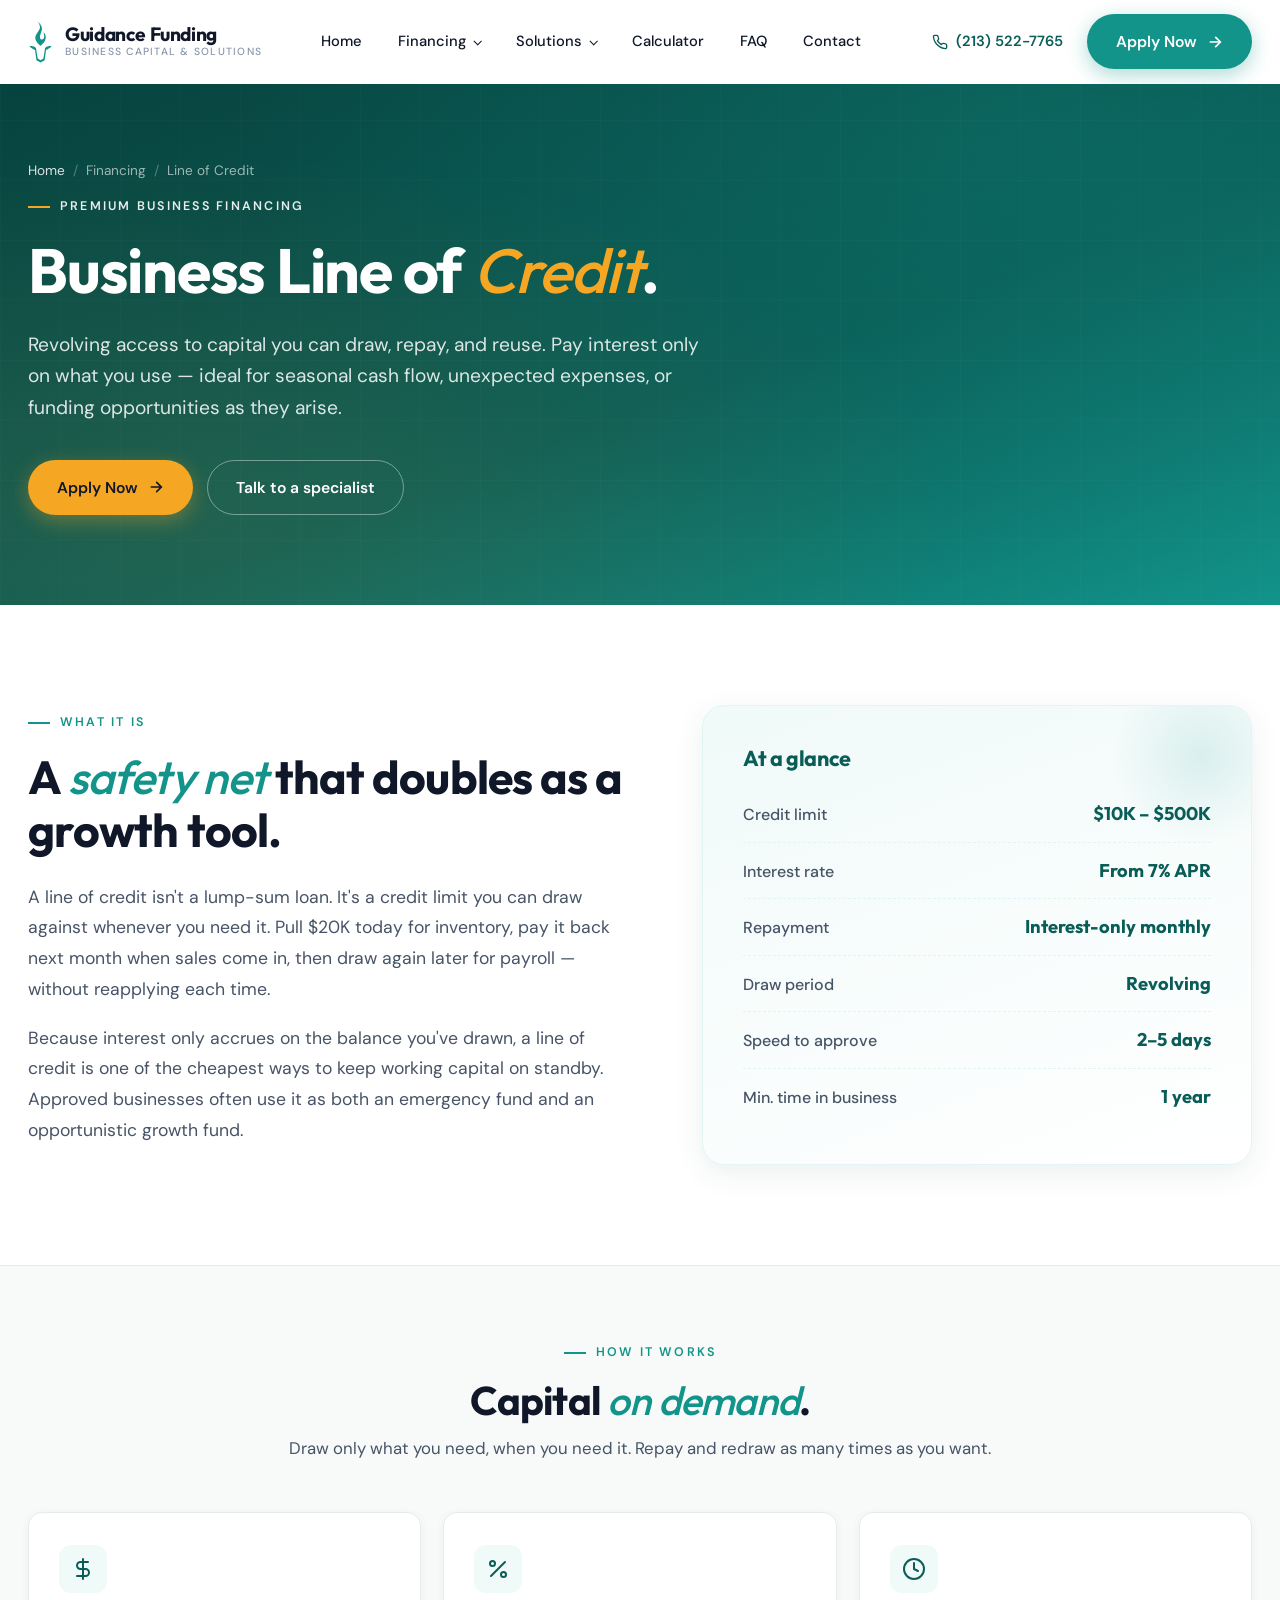
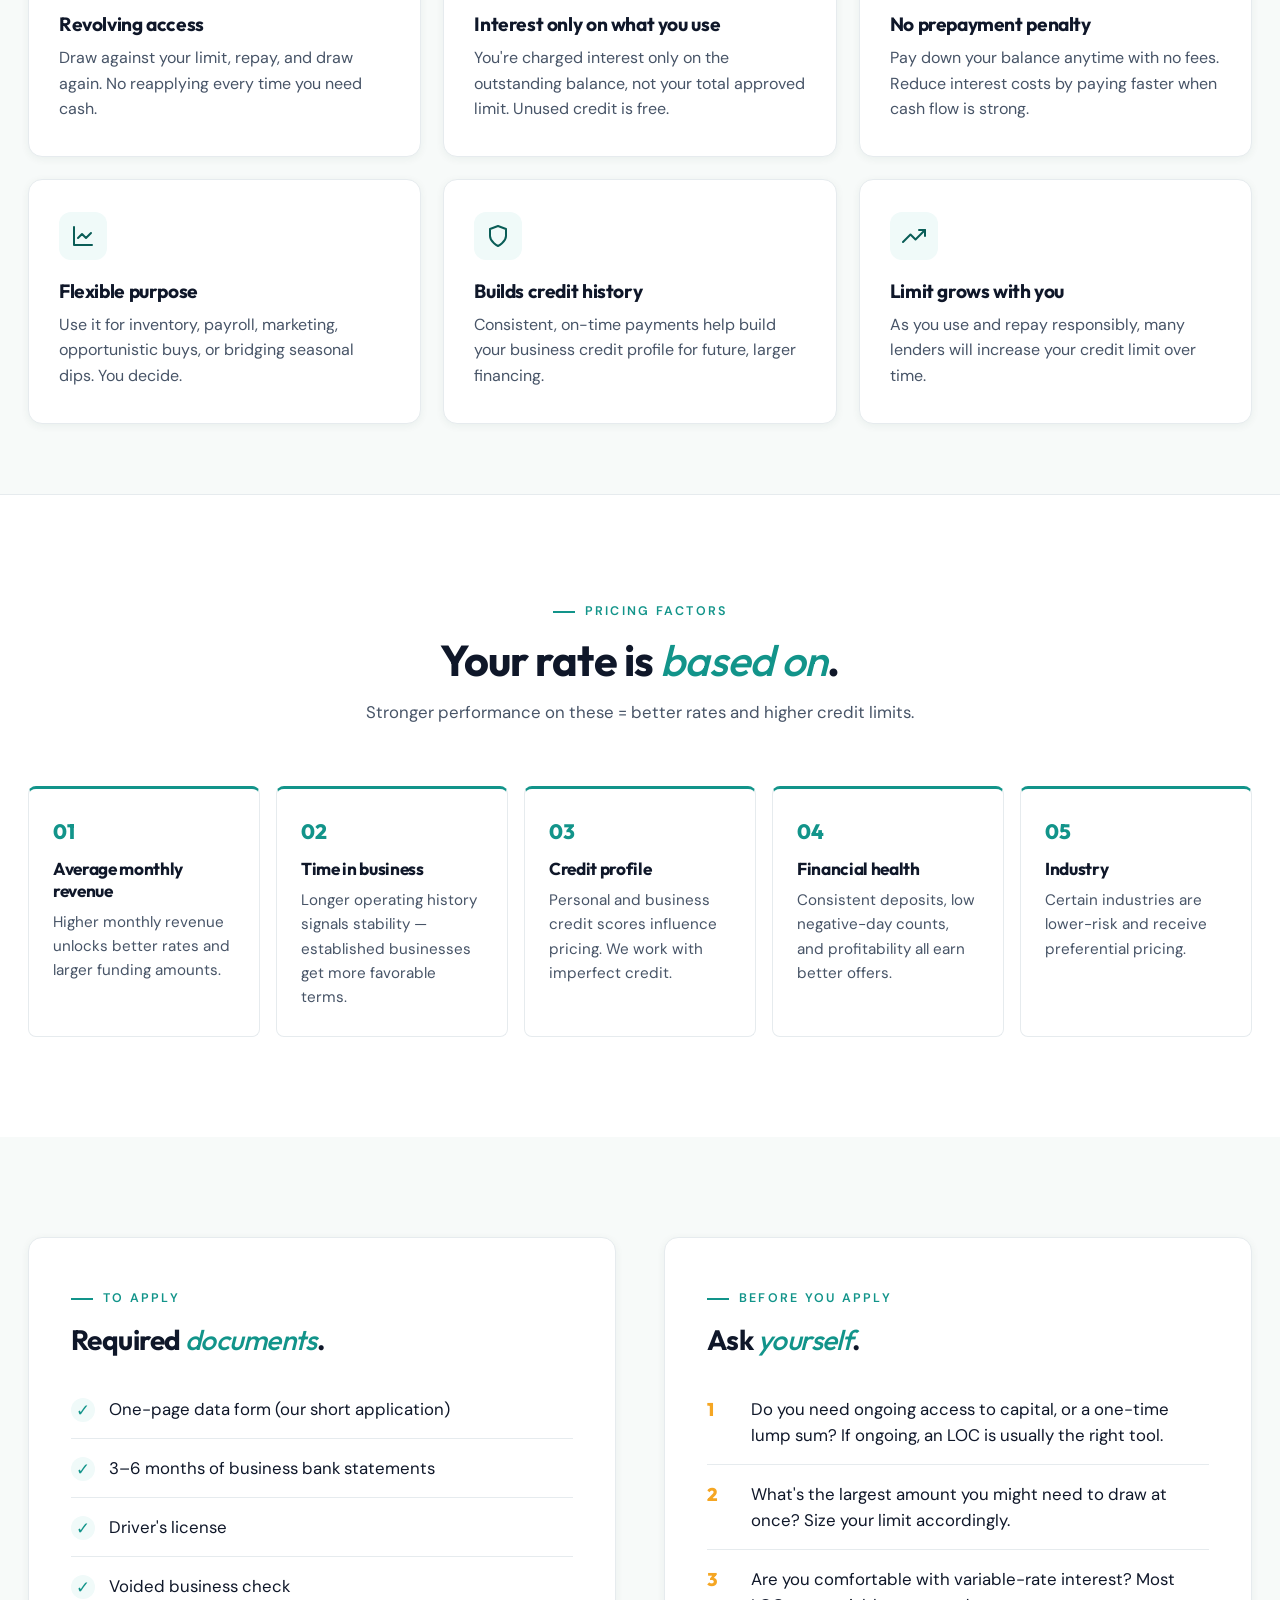
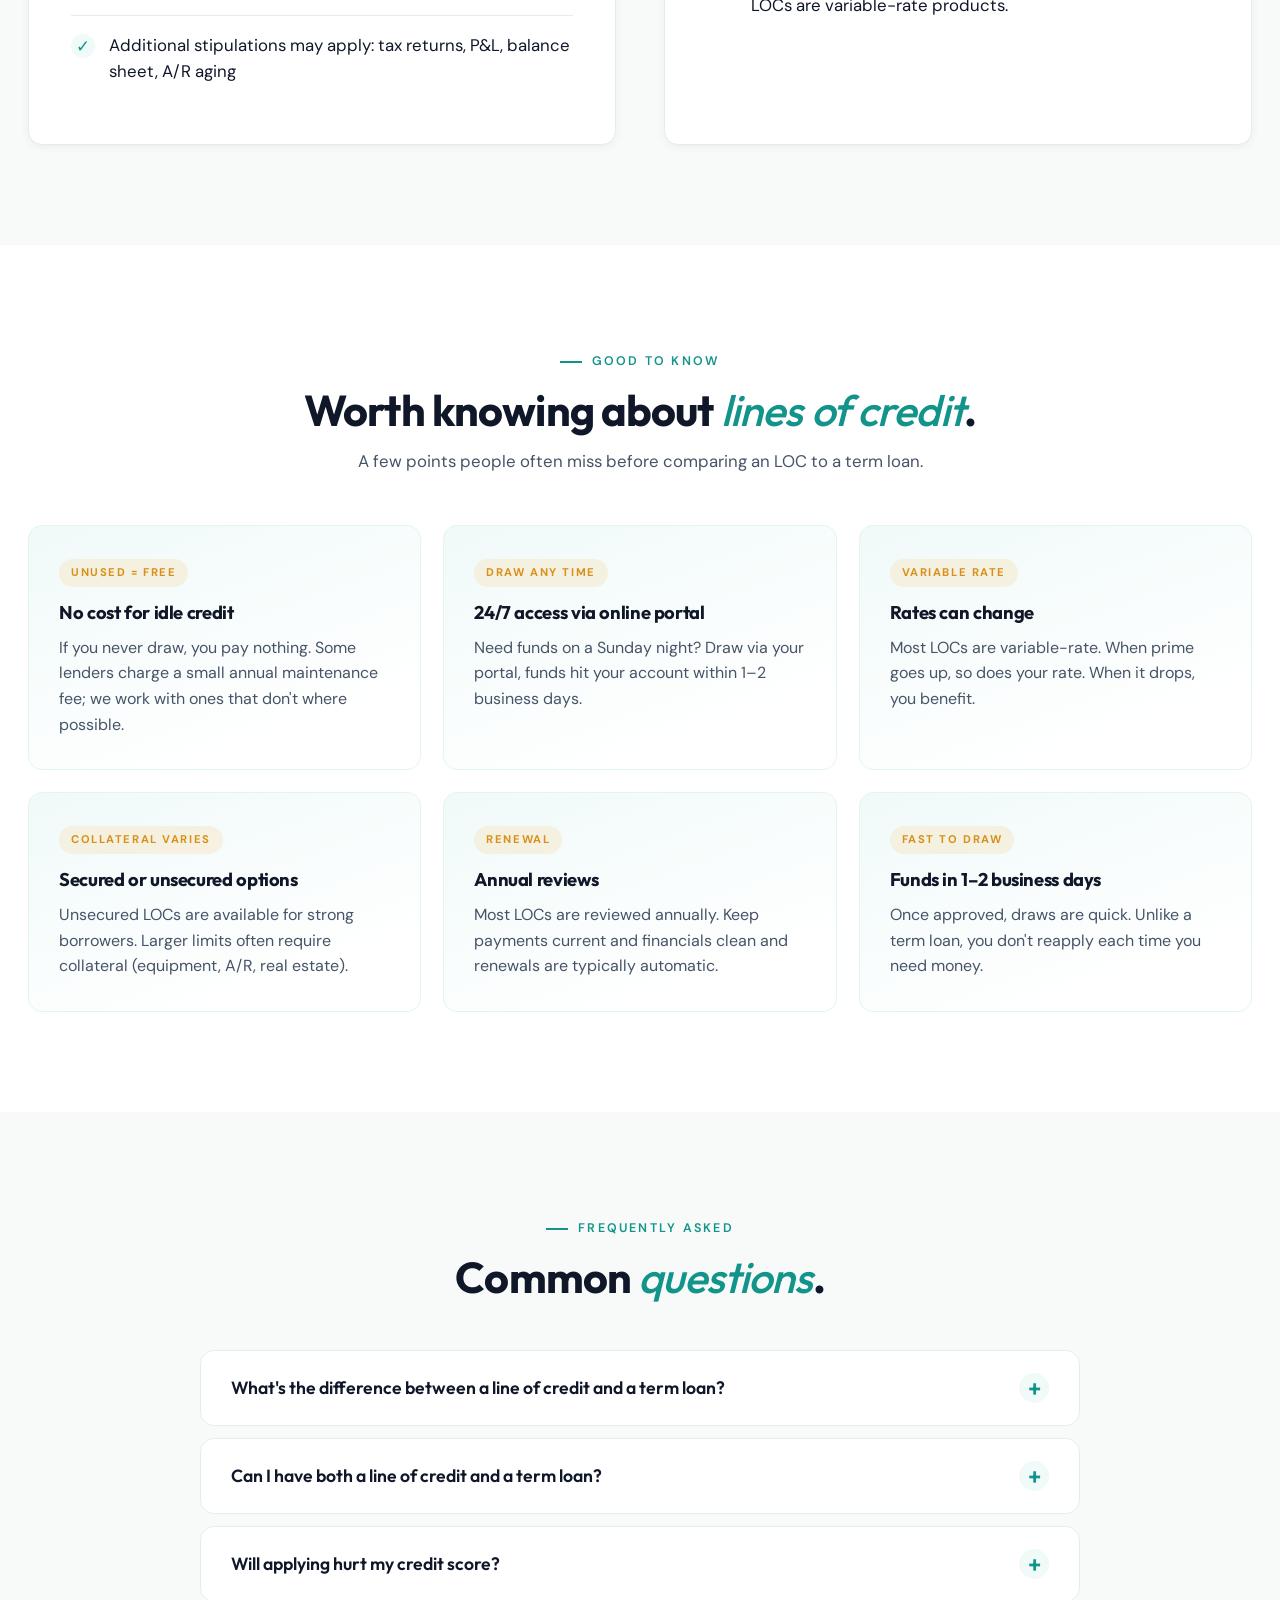
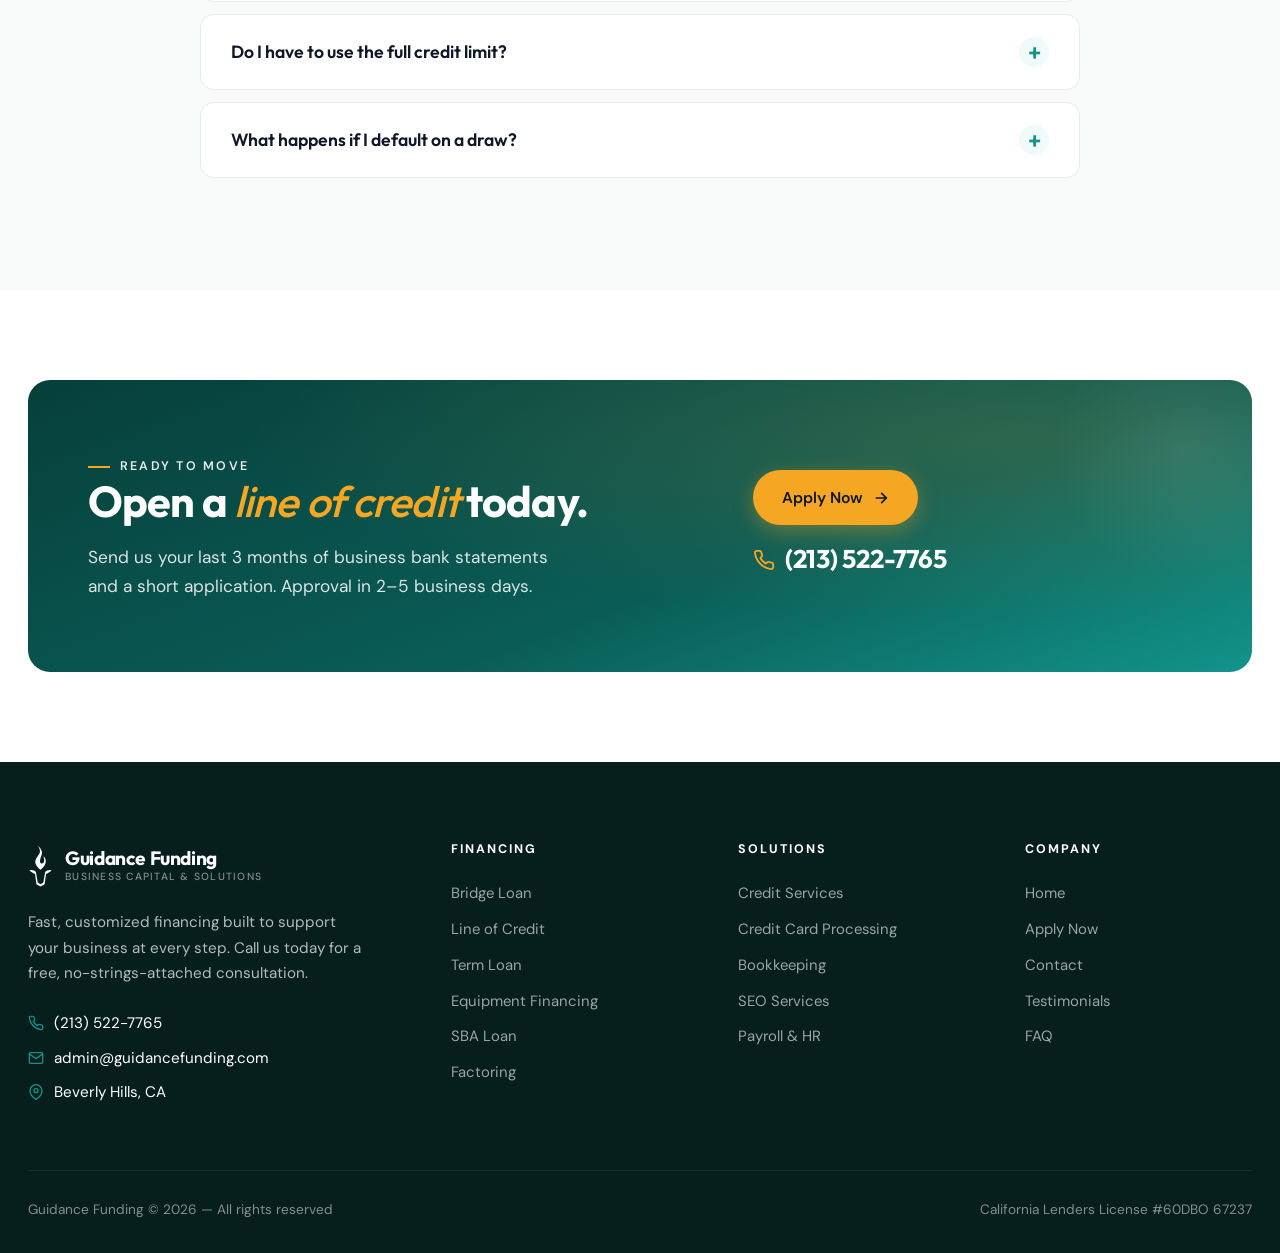
<file: loc.html>
<!DOCTYPE html>
<html lang="en">
<head>
<meta charset="UTF-8" />
<meta name="viewport" content="width=device-width, initial-scale=1.0" />
<title>Line of Credit — Guidance Funding</title>
<meta name="description" content="Flexible revolving credit up to $500K. Draw only what you need, pay interest only on what you use, and reuse as you pay down." />
<link rel="preconnect" href="https://fonts.googleapis.com" />
<link rel="preconnect" href="https://fonts.gstatic.com" crossorigin />
<link href="https://fonts.googleapis.com/css2?family=Outfit:wght@300;400;500;600;700;800&family=DM+Sans:opsz,wght@9..40,300;9..40,400;9..40,500;9..40,600;9..40,700&display=swap" rel="stylesheet" />
<link rel="stylesheet" href="styles.css" />
</head>
<body>
<div class="nav-wrap" id="navWrap">
  <nav class="nav">
    <div class="nav-inner">
      <a href="index.html" class="logo">
        <div class="logo-mark" aria-label="Guidance Funding"><svg viewBox="0 0 1568 3000" xmlns="http://www.w3.org/2000/svg" aria-hidden="true"><path d="M784,2783.39l257.18-146.24,87.41-632.03c57.15-23.53,83.18-34.08,195.99-109.64,89.77-60.13,148.6-151.74,148.6-151.74,0,0-155.46-7.61-279.03,44.54-129.43,54.63-141.2,137.84-139.52,186.58l-94.13,554.71-176.5,107.58-176.5-107.58-94.13-554.71c1.68-48.75-10.09-131.95-139.52-186.58-123.57-52.16-279.03-44.54-279.03-44.54,0,0,58.83,91.61,148.6,151.74,112.81,75.57,138.84,86.11,195.99,109.64l87.41,632.03,257.18,146.24h0Z"/><path d="M776.75,1740.23c41.98-13.6,241.99-211.95,289.65-330.16,144.88-359.4-104.22-521.09-104.22-521.09,0,0,159.67,426.02-87.41,457.21-37.14,4.69-163.24-27.25-110.22-275.67,41.77-195.73,111.38-256.15,108.74-421.62-4-250.82-287.64-432.29-287.64-432.29,0,0,168.39,156.22,161.37,373.17-6.55,202.47-271.97,372.85-291.93,643.03-17.1,231.46,321.66,507.43,321.66,507.43h0Z"/></svg></div>
        <div class="logo-text">
          <span class="name">Guidance Funding</span>
          <span class="tag">Business Capital &amp; Solutions</span>
        </div>
      </a>
      <ul class="nav-links">
        <li><a href="index.html">Home</a></li>
        <li class="has-drop">
          <span>Financing</span>
          <div class="drop">
            <h4 class="drop-title">Premium Business Financing</h4>
            <div class="drop-col">
              <a href="bridge.html">Bridge Loan</a>
              <a href="loc.html">Line of Credit</a>
              <a href="term.html">Term Loan</a>
              <a href="equipment.html">Equipment Financing</a>
            </div>
            <div class="drop-col">
              <a href="mortgage.html">Mortgage Financing</a>
              <a href="po.html">P.O. Financing</a>
              <a href="sba.html">SBA Loan</a>
              <a href="factoring.html">Factoring</a>
            </div>
          </div>
        </li>
        <li class="has-drop">
          <span>Solutions</span>
          <div class="drop">
            <h4 class="drop-title">Small Business Solutions</h4>
            <div class="drop-col">
              <a href="credit-services.html">Credit Services</a>
              <a href="ccp.html">Credit Card Processing</a>
              <a href="bookkeeping.html">Bookkeeping</a>
            </div>
            <div class="drop-col">
              <a href="seo.html">SEO Services</a>
              <a href="payroll.html">Payroll &amp; HR</a>
            </div>
          </div>
        </li>
        <li><a href="index.html#calculator">Calculator</a></li>
        <li><a href="index.html#faq">FAQ</a></li>
        <li><a href="contact.html">Contact</a></li>
      </ul>
      <div class="nav-right">
        <a href="tel:2135227765" class="phone-link">
          <svg viewBox="0 0 24 24" fill="none" stroke="currentColor" stroke-width="2" stroke-linecap="round" stroke-linejoin="round"><path d="M22 16.92v3a2 2 0 0 1-2.18 2 19.79 19.79 0 0 1-8.63-3.07 19.5 19.5 0 0 1-6-6 19.79 19.79 0 0 1-3.07-8.67A2 2 0 0 1 4.11 2h3a2 2 0 0 1 2 1.72 12.84 12.84 0 0 0 .7 2.81 2 2 0 0 1-.45 2.11L8.09 9.91a16 16 0 0 0 6 6l1.27-1.27a2 2 0 0 1 2.11-.45 12.84 12.84 0 0 0 2.81.7A2 2 0 0 1 22 16.92z"/></svg>
          (213) 522-7765
        </a>
        <a href="apply.html" class="btn btn-primary">Apply Now <svg class="arrow" viewBox="0 0 24 24" fill="none" stroke="currentColor" stroke-width="2.5" stroke-linecap="round"><path d="M5 12h14M13 5l7 7-7 7"/></svg></a>
      </div>
      <button class="nav-toggle" id="navToggle" aria-label="Menu">
        <span></span><span></span><span></span>
      </button>
    </div>
  </nav>
</div>
<aside class="mobile-nav" id="mobileNav">
  <a href="index.html">Home</a>
  <div class="group">
    <h4>Financing</h4>
    <a href="bridge.html">Bridge Loan</a>
    <a href="loc.html">Line of Credit</a>
    <a href="term.html">Term Loan</a>
    <a href="equipment.html">Equipment Financing</a>
    <a href="mortgage.html">Mortgage Financing</a>
    <a href="po.html">P.O. Financing</a>
    <a href="sba.html">SBA Loan</a>
    <a href="factoring.html">Factoring</a>
  </div>
  <div class="group">
    <h4>Solutions</h4>
    <a href="credit-services.html">Credit Services</a>
    <a href="ccp.html">Credit Card Processing</a>
    <a href="bookkeeping.html">Bookkeeping</a>
    <a href="seo.html">SEO Services</a>
    <a href="payroll.html">Payroll &amp; HR</a>
  </div>
  <a href="index.html#calculator">Calculator</a>
  <a href="index.html#faq">FAQ</a>
  <a href="contact.html">Contact</a>
  <div class="mobile-cta">
    <a href="tel:2135227765" class="btn btn-ghost" style="width:100%; margin-bottom:10px;">(213) 522-7765</a>
    <a href="apply.html" class="btn btn-primary" style="width:100%;">Apply Now</a>
  </div>
</aside>
<section class="page-hero">
  <div class="container">
    <div class="crumbs">
      <a href="index.html">Home</a>
      <span class="sep">/</span>
      <span>Financing</span>
      <span class="sep">/</span>
      <span>Line of Credit</span>
    </div>
    <div class="eyebrow eyebrow-light">Premium Business Financing</div>
    <h1>Business Line of <span class="accent">Credit</span>.</h1>
    <p class="lede">Revolving access to capital you can draw, repay, and reuse. Pay interest only on what you use &mdash; ideal for seasonal cash flow, unexpected expenses, or funding opportunities as they arise.</p>
    <div class="page-hero-ctas">
      <a href="apply.html" class="btn btn-amber">
        Apply Now
        <svg class="arrow" viewBox="0 0 24 24" fill="none" stroke="currentColor" stroke-width="2.5" stroke-linecap="round"><path d="M5 12h14M13 5l7 7-7 7"/></svg>
      </a>
      <a href="tel:2135227765" class="btn btn-outline">Talk to a specialist</a>
    </div>
  </div>
</section><section class="overview">
  <div class="container">
    <div class="overview-grid">
      <div class="reveal">
        <div class="eyebrow">What it is</div>
        <h2>A <span class="accent">safety net</span> that doubles as a growth tool.</h2>
        <p>A line of credit isn't a lump-sum loan. It's a credit limit you can draw against whenever you need it. Pull $20K today for inventory, pay it back next month when sales come in, then draw again later for payroll &mdash; without reapplying each time.</p>
        <p>Because interest only accrues on the balance you've drawn, a line of credit is one of the cheapest ways to keep working capital on standby. Approved businesses often use it as both an emergency fund and an opportunistic growth fund.</p>
      </div>
      <div class="overview-card reveal">
        <h3>At a glance</h3>
        <ul>
          <li><span class="lbl">Credit limit</span><span class="val">$10K &ndash; $500K</span></li>
          <li><span class="lbl">Interest rate</span><span class="val">From 7% APR</span></li>
          <li><span class="lbl">Repayment</span><span class="val">Interest-only monthly</span></li>
          <li><span class="lbl">Draw period</span><span class="val">Revolving</span></li>
          <li><span class="lbl">Speed to approve</span><span class="val">2&ndash;5 days</span></li>
          <li><span class="lbl">Min. time in business</span><span class="val">1 year</span></li>
        </ul>
      </div>
    </div>
  </div>
</section><section class="facts">
  <div class="container">
    <div class="facts-head reveal">
      <div class="eyebrow" style="justify-content:center;">How it works</div>
      <h2>Capital <span class="accent">on demand</span>.</h2>
      <p>Draw only what you need, when you need it. Repay and redraw as many times as you want.</p>
    </div>
    <div class="facts-grid">
      <div class="fact reveal">
        <div class="fact-icon"><svg viewBox="0 0 24 24" fill="none" stroke="currentColor" stroke-width="2" stroke-linecap="round" stroke-linejoin="round"><path d="M12 2v20M17 5H9.5a3.5 3.5 0 0 0 0 7h5a3.5 3.5 0 0 1 0 7H6"/></svg></div>
        <h4>Revolving access</h4>
        <p>Draw against your limit, repay, and draw again. No reapplying every time you need cash.</p>
      </div>
      <div class="fact reveal">
        <div class="fact-icon"><svg viewBox="0 0 24 24" fill="none" stroke="currentColor" stroke-width="2" stroke-linecap="round" stroke-linejoin="round"><line x1="19" y1="5" x2="5" y2="19"/><circle cx="6.5" cy="6.5" r="2.5"/><circle cx="17.5" cy="17.5" r="2.5"/></svg></div>
        <h4>Interest only on what you use</h4>
        <p>You're charged interest only on the outstanding balance, not your total approved limit. Unused credit is free.</p>
      </div>
      <div class="fact reveal">
        <div class="fact-icon"><svg viewBox="0 0 24 24" fill="none" stroke="currentColor" stroke-width="2" stroke-linecap="round" stroke-linejoin="round"><circle cx="12" cy="12" r="10"/><path d="M12 6v6l4 2"/></svg></div>
        <h4>No prepayment penalty</h4>
        <p>Pay down your balance anytime with no fees. Reduce interest costs by paying faster when cash flow is strong.</p>
      </div>
      <div class="fact reveal">
        <div class="fact-icon"><svg viewBox="0 0 24 24" fill="none" stroke="currentColor" stroke-width="2" stroke-linecap="round" stroke-linejoin="round"><path d="M3 3v18h18"/><path d="M7 14l4-4 4 4 5-5"/></svg></div>
        <h4>Flexible purpose</h4>
        <p>Use it for inventory, payroll, marketing, opportunistic buys, or bridging seasonal dips. You decide.</p>
      </div>
      <div class="fact reveal">
        <div class="fact-icon"><svg viewBox="0 0 24 24" fill="none" stroke="currentColor" stroke-width="2" stroke-linecap="round" stroke-linejoin="round"><path d="M12 22s8-4 8-10V5l-8-3-8 3v7c0 6 8 10 8 10z"/></svg></div>
        <h4>Builds credit history</h4>
        <p>Consistent, on-time payments help build your business credit profile for future, larger financing.</p>
      </div>
      <div class="fact reveal">
        <div class="fact-icon"><svg viewBox="0 0 24 24" fill="none" stroke="currentColor" stroke-width="2" stroke-linecap="round" stroke-linejoin="round"><polyline points="23 6 13.5 15.5 8.5 10.5 1 18"/><polyline points="17 6 23 6 23 12"/></svg></div>
        <h4>Limit grows with you</h4>
        <p>As you use and repay responsibly, many lenders will increase your credit limit over time.</p>
      </div>
    </div>
  </div>
</section><section class="rates-section">
  <div class="container">
    <div class="rates-head reveal">
      <div class="eyebrow" style="justify-content:center;">Pricing factors</div>
      <h2>Your rate is <span class="accent">based on</span>.</h2>
      <p>Stronger performance on these = better rates and higher credit limits.</p>
    </div>
    <div class="rates-grid">
      <div class="rate-card reveal">
        <div class="num">01</div>
        <h4>Average monthly revenue</h4>
        <p>Higher monthly revenue unlocks better rates and larger funding amounts.</p>
      </div>
      <div class="rate-card reveal">
        <div class="num">02</div>
        <h4>Time in business</h4>
        <p>Longer operating history signals stability &mdash; established businesses get more favorable terms.</p>
      </div>
      <div class="rate-card reveal">
        <div class="num">03</div>
        <h4>Credit profile</h4>
        <p>Personal and business credit scores influence pricing. We work with imperfect credit.</p>
      </div>
      <div class="rate-card reveal">
        <div class="num">04</div>
        <h4>Financial health</h4>
        <p>Consistent deposits, low negative-day counts, and profitability all earn better offers.</p>
      </div>
      <div class="rate-card reveal">
        <div class="num">05</div>
        <h4>Industry</h4>
        <p>Certain industries are lower-risk and receive preferential pricing.</p>
      </div>
    </div>
  </div>
</section><section class="split-section">
  <div class="container">
    <div class="split-grid">
      <div class="split-card reveal">
        <div class="eyebrow">To apply</div>
        <h3>Required <span class="accent">documents</span>.</h3>
        <ul class="doc-list">
          <li>One-page data form (our short application)</li>
          <li>3–6 months of business bank statements</li>
          <li>Driver's license</li>
          <li>Voided business check</li>
          <li>Additional stipulations may apply: tax returns, P&amp;L, balance sheet, A/R aging</li>
        </ul>
      </div>
      <div class="split-card reveal">
        <div class="eyebrow">Before you apply</div>
        <h3>Ask <span class="accent">yourself</span>.</h3>
        <ul class="q-list">
          <li>Do you need ongoing access to capital, or a one-time lump sum? If ongoing, an LOC is usually the right tool.</li>
          <li>What's the largest amount you might need to draw at once? Size your limit accordingly.</li>
          <li>Are you comfortable with variable-rate interest? Most LOCs are variable-rate products.</li>
        </ul>
      </div>
    </div>
  </div>
</section><section class="gtk-section">
  <div class="container">
    <div class="gtk-head reveal">
      <div class="eyebrow" style="justify-content:center;">Good to know</div>
      <h2>Worth knowing about <span class="accent">lines of credit</span>.</h2>
      <p>A few points people often miss before comparing an LOC to a term loan.</p>
    </div>
    <div class="gtk-grid">
      <div class="gtk-card reveal">
        <span class="tag">Unused = free</span>
        <h4>No cost for idle credit</h4>
        <p>If you never draw, you pay nothing. Some lenders charge a small annual maintenance fee; we work with ones that don't where possible.</p>
      </div>
      <div class="gtk-card reveal">
        <span class="tag">Draw any time</span>
        <h4>24/7 access via online portal</h4>
        <p>Need funds on a Sunday night? Draw via your portal, funds hit your account within 1&ndash;2 business days.</p>
      </div>
      <div class="gtk-card reveal">
        <span class="tag">Variable rate</span>
        <h4>Rates can change</h4>
        <p>Most LOCs are variable-rate. When prime goes up, so does your rate. When it drops, you benefit.</p>
      </div>
      <div class="gtk-card reveal">
        <span class="tag">Collateral varies</span>
        <h4>Secured or unsecured options</h4>
        <p>Unsecured LOCs are available for strong borrowers. Larger limits often require collateral (equipment, A/R, real estate).</p>
      </div>
      <div class="gtk-card reveal">
        <span class="tag">Renewal</span>
        <h4>Annual reviews</h4>
        <p>Most LOCs are reviewed annually. Keep payments current and financials clean and renewals are typically automatic.</p>
      </div>
      <div class="gtk-card reveal">
        <span class="tag">Fast to draw</span>
        <h4>Funds in 1&ndash;2 business days</h4>
        <p>Once approved, draws are quick. Unlike a term loan, you don't reapply each time you need money.</p>
      </div>
    </div>
  </div>
</section><section class="faq-section">
  <div class="container">
    <div class="faq-head reveal">
      <div class="eyebrow" style="justify-content:center;">Frequently asked</div>
      <h2>Common <span class="accent">questions</span>.</h2>
    </div>
    <div class="faq-list">
      <details class="faq-item reveal">
        <summary>What's the difference between a line of credit and a term loan? <span class="plus">+</span></summary>
        <div class="answer">A term loan is a lump sum you borrow once and pay back over a fixed schedule. A line of credit is a revolving limit you draw from as needed, paying interest only on what you use. Term loans are better for single large purchases; LOCs are better for ongoing or unpredictable capital needs.</div>
      </details>
      <details class="faq-item reveal">
        <summary>Can I have both a line of credit and a term loan? <span class="plus">+</span></summary>
        <div class="answer">Yes &mdash; many businesses use both strategically. A term loan for a major one-time expense (equipment, expansion), and an LOC for ongoing working capital and emergencies.</div>
      </details>
      <details class="faq-item reveal">
        <summary>Will applying hurt my credit score? <span class="plus">+</span></summary>
        <div class="answer">A soft inquiry during pre-qualification has no impact. A hard inquiry happens only when you formally accept terms and proceed with underwriting. We'll always tell you before triggering a hard pull.</div>
      </details>
      <details class="faq-item reveal">
        <summary>Do I have to use the full credit limit? <span class="plus">+</span></summary>
        <div class="answer">No. You can draw as little or as much as you want, up to your approved limit. Most borrowers use only 30&ndash;60% of their approved capacity on average.</div>
      </details>
      <details class="faq-item reveal">
        <summary>What happens if I default on a draw? <span class="plus">+</span></summary>
        <div class="answer">Missing payments can trigger default, accelerated repayment, and credit score damage. If you hit trouble, contact your lender early &mdash; most will work with you on a temporary modification rather than accelerate.</div>
      </details>
    </div>
  </div>
</section><section class="final-cta">
  <div class="container">
    <div class="final-cta-inner reveal">
      <div>
        <div class="eyebrow eyebrow-light">Ready to move</div>
        <h2>Open a <span class="accent">line of credit</span> today.</h2>
        <p>Send us your last 3 months of business bank statements and a short application. Approval in 2&ndash;5 business days.</p>
      </div>
      <div class="final-cta-right">
        <a href="apply.html" class="btn btn-amber">
          Apply Now
          <svg class="arrow" viewBox="0 0 24 24" fill="none" stroke="currentColor" stroke-width="2.5" stroke-linecap="round"><path d="M5 12h14M13 5l7 7-7 7"/></svg>
        </a>
        <a href="tel:2135227765" class="final-cta-phone">
          <svg viewBox="0 0 24 24" fill="none" stroke="currentColor" stroke-width="2" stroke-linecap="round" stroke-linejoin="round"><path d="M22 16.92v3a2 2 0 0 1-2.18 2 19.79 19.79 0 0 1-8.63-3.07 19.5 19.5 0 0 1-6-6 19.79 19.79 0 0 1-3.07-8.67A2 2 0 0 1 4.11 2h3a2 2 0 0 1 2 1.72 12.84 12.84 0 0 0 .7 2.81 2 2 0 0 1-.45 2.11L8.09 9.91a16 16 0 0 0 6 6l1.27-1.27a2 2 0 0 1 2.11-.45 12.84 12.84 0 0 0 2.81.7A2 2 0 0 1 22 16.92z"/></svg>
          (213) 522-7765
        </a>
      </div>
    </div>
  </div>
</section><footer class="footer">
  <div class="container">
    <div class="footer-grid">
      <div class="footer-about">
        <a href="index.html" class="logo">
          <div class="logo-mark" aria-label="Guidance Funding"><svg viewBox="0 0 1568 3000" xmlns="http://www.w3.org/2000/svg" aria-hidden="true"><path d="M784,2783.39l257.18-146.24,87.41-632.03c57.15-23.53,83.18-34.08,195.99-109.64,89.77-60.13,148.6-151.74,148.6-151.74,0,0-155.46-7.61-279.03,44.54-129.43,54.63-141.2,137.84-139.52,186.58l-94.13,554.71-176.5,107.58-176.5-107.58-94.13-554.71c1.68-48.75-10.09-131.95-139.52-186.58-123.57-52.16-279.03-44.54-279.03-44.54,0,0,58.83,91.61,148.6,151.74,112.81,75.57,138.84,86.11,195.99,109.64l87.41,632.03,257.18,146.24h0Z"/><path d="M776.75,1740.23c41.98-13.6,241.99-211.95,289.65-330.16,144.88-359.4-104.22-521.09-104.22-521.09,0,0,159.67,426.02-87.41,457.21-37.14,4.69-163.24-27.25-110.22-275.67,41.77-195.73,111.38-256.15,108.74-421.62-4-250.82-287.64-432.29-287.64-432.29,0,0,168.39,156.22,161.37,373.17-6.55,202.47-271.97,372.85-291.93,643.03-17.1,231.46,321.66,507.43,321.66,507.43h0Z"/></svg></div>
          <div class="logo-text">
            <span class="name">Guidance Funding</span>
            <span class="tag">Business Capital &amp; Solutions</span>
          </div>
        </a>
        <p>Fast, customized financing built to support your business at every step. Call us today for a free, no-strings-attached consultation.</p>
        <a href="tel:2135227765" class="footer-contact-line">
          <svg viewBox="0 0 24 24" fill="none" stroke="currentColor" stroke-width="2" stroke-linecap="round" stroke-linejoin="round"><path d="M22 16.92v3a2 2 0 0 1-2.18 2 19.79 19.79 0 0 1-8.63-3.07 19.5 19.5 0 0 1-6-6 19.79 19.79 0 0 1-3.07-8.67A2 2 0 0 1 4.11 2h3a2 2 0 0 1 2 1.72 12.84 12.84 0 0 0 .7 2.81 2 2 0 0 1-.45 2.11L8.09 9.91a16 16 0 0 0 6 6l1.27-1.27a2 2 0 0 1 2.11-.45 12.84 12.84 0 0 0 2.81.7A2 2 0 0 1 22 16.92z"/></svg>
          (213) 522-7765
        </a>
        <a href="mailto:admin@guidancefunding.com" class="footer-contact-line">
          <svg viewBox="0 0 24 24" fill="none" stroke="currentColor" stroke-width="2" stroke-linecap="round" stroke-linejoin="round"><path d="M4 4h16c1.1 0 2 .9 2 2v12c0 1.1-.9 2-2 2H4c-1.1 0-2-.9-2-2V6c0-1.1.9-2 2-2z"/><path d="M22 6l-10 7L2 6"/></svg>
          admin@guidancefunding.com
        </a>
        <span class="footer-contact-line">
          <svg viewBox="0 0 24 24" fill="none" stroke="currentColor" stroke-width="2" stroke-linecap="round" stroke-linejoin="round"><path d="M21 10c0 7-9 13-9 13s-9-6-9-13a9 9 0 0 1 18 0z"/><circle cx="12" cy="10" r="3"/></svg>
          Beverly Hills, CA
        </span>
      </div>
      <div class="footer-col">
        <h5>Financing</h5>
        <ul>
          <li><a href="bridge.html">Bridge Loan</a></li>
          <li><a href="loc.html">Line of Credit</a></li>
          <li><a href="term.html">Term Loan</a></li>
          <li><a href="equipment.html">Equipment Financing</a></li>
          <li><a href="sba.html">SBA Loan</a></li>
          <li><a href="factoring.html">Factoring</a></li>
        </ul>
      </div>
      <div class="footer-col">
        <h5>Solutions</h5>
        <ul>
          <li><a href="credit-services.html">Credit Services</a></li>
          <li><a href="ccp.html">Credit Card Processing</a></li>
          <li><a href="bookkeeping.html">Bookkeeping</a></li>
          <li><a href="seo.html">SEO Services</a></li>
          <li><a href="payroll.html">Payroll &amp; HR</a></li>
        </ul>
      </div>
      <div class="footer-col">
        <h5>Company</h5>
        <ul>
          <li><a href="index.html">Home</a></li>
          <li><a href="apply.html">Apply Now</a></li>
          <li><a href="contact.html">Contact</a></li>
          <li><a href="index.html#testimonials">Testimonials</a></li>
          <li><a href="index.html#faq">FAQ</a></li>
        </ul>
      </div>
    </div>
    <div class="footer-bottom">
      <div>Guidance Funding © 2026 — All rights reserved</div>
      <div>California Lenders License #60DBO 67237</div>
    </div>
  </div>
</footer>
<script>
const navWrap = document.getElementById('navWrap');
window.addEventListener('scroll', () => {
  if (window.scrollY > 20) navWrap.classList.add('scrolled');
  else navWrap.classList.remove('scrolled');
});
const navToggle = document.getElementById('navToggle');
const mobileNav = document.getElementById('mobileNav');
navToggle.addEventListener('click', () => {
  navToggle.classList.toggle('active');
  mobileNav.classList.toggle('open');
});
document.querySelectorAll('.mobile-nav a').forEach(link => {
  link.addEventListener('click', () => {
    navToggle.classList.remove('active');
    mobileNav.classList.remove('open');
  });
});
const io = new IntersectionObserver((entries) => {
  entries.forEach(entry => {
    if (entry.isIntersecting) {
      entry.target.classList.add('in-view');
      io.unobserve(entry.target);
    }
  });
}, { threshold: 0.12, rootMargin: '0px 0px -50px 0px' });
document.querySelectorAll('.reveal').forEach(el => io.observe(el));
</script>
</body>
</html>
</file>
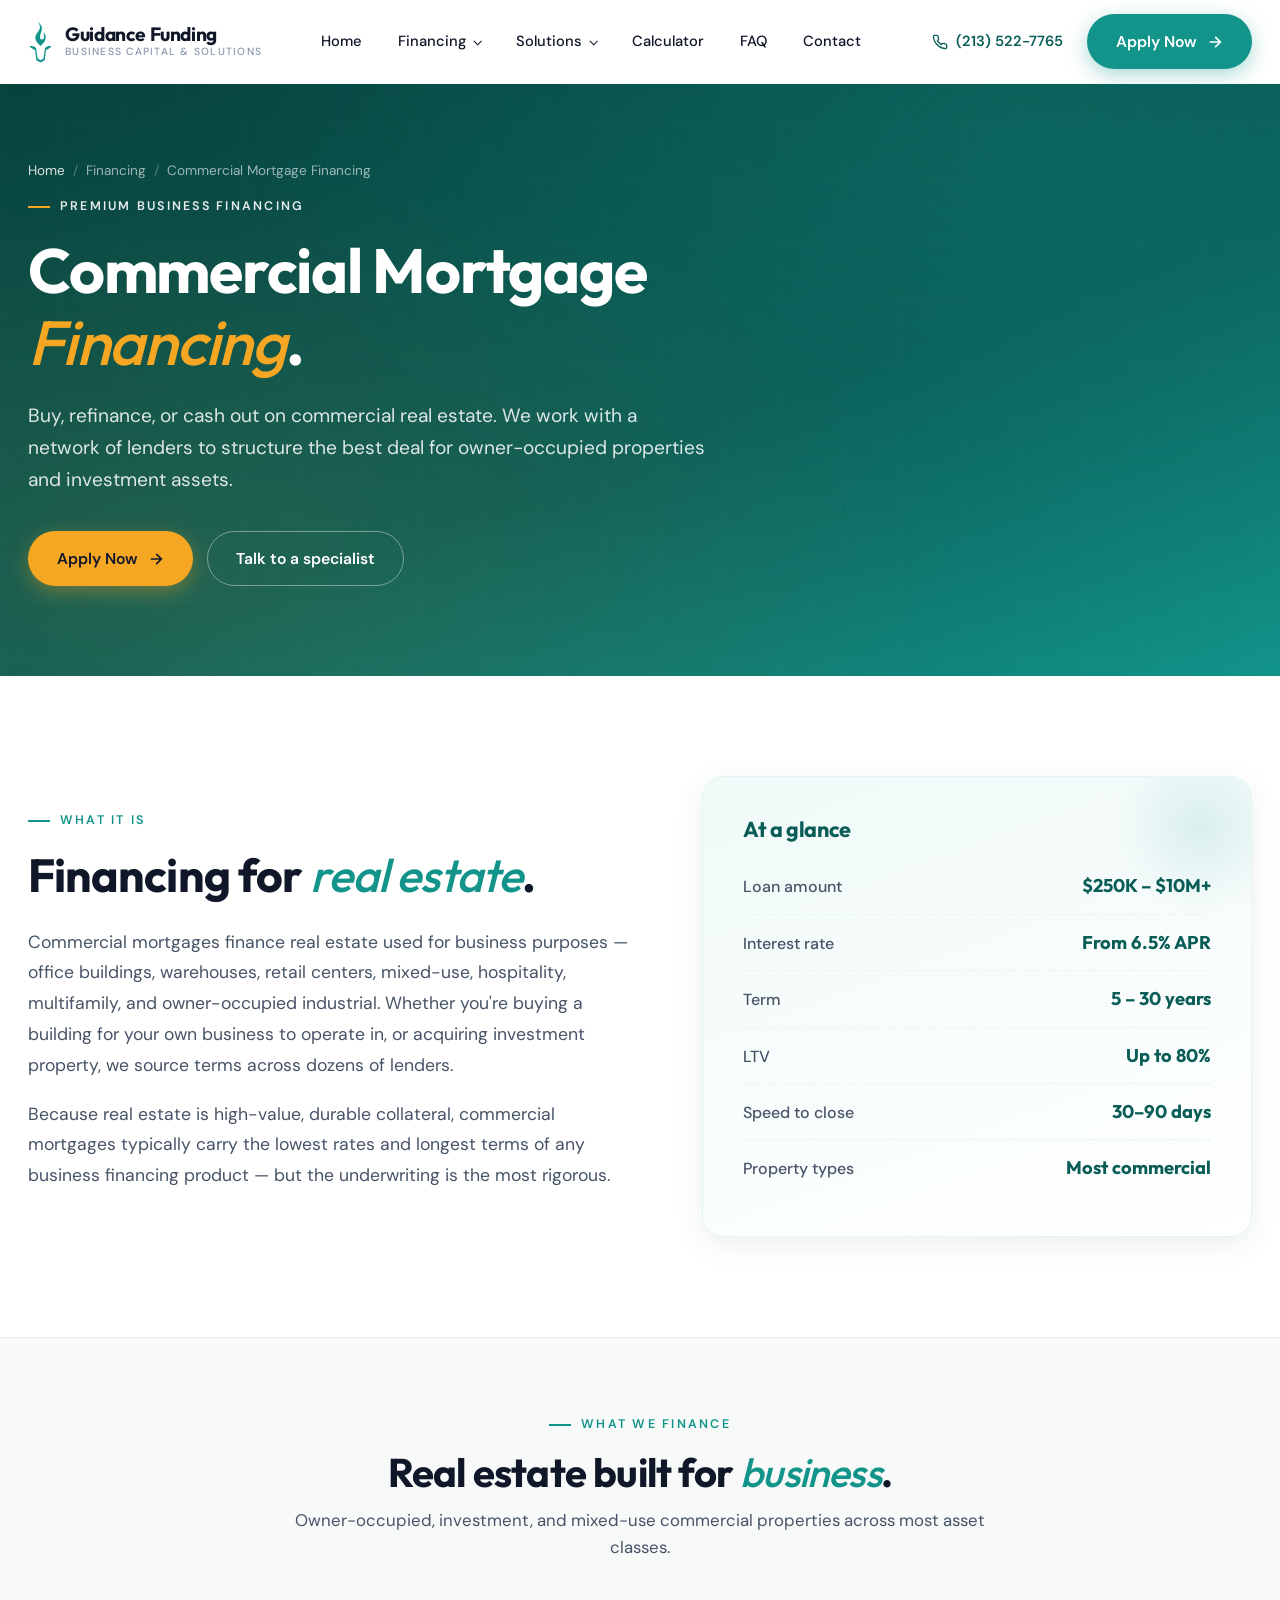
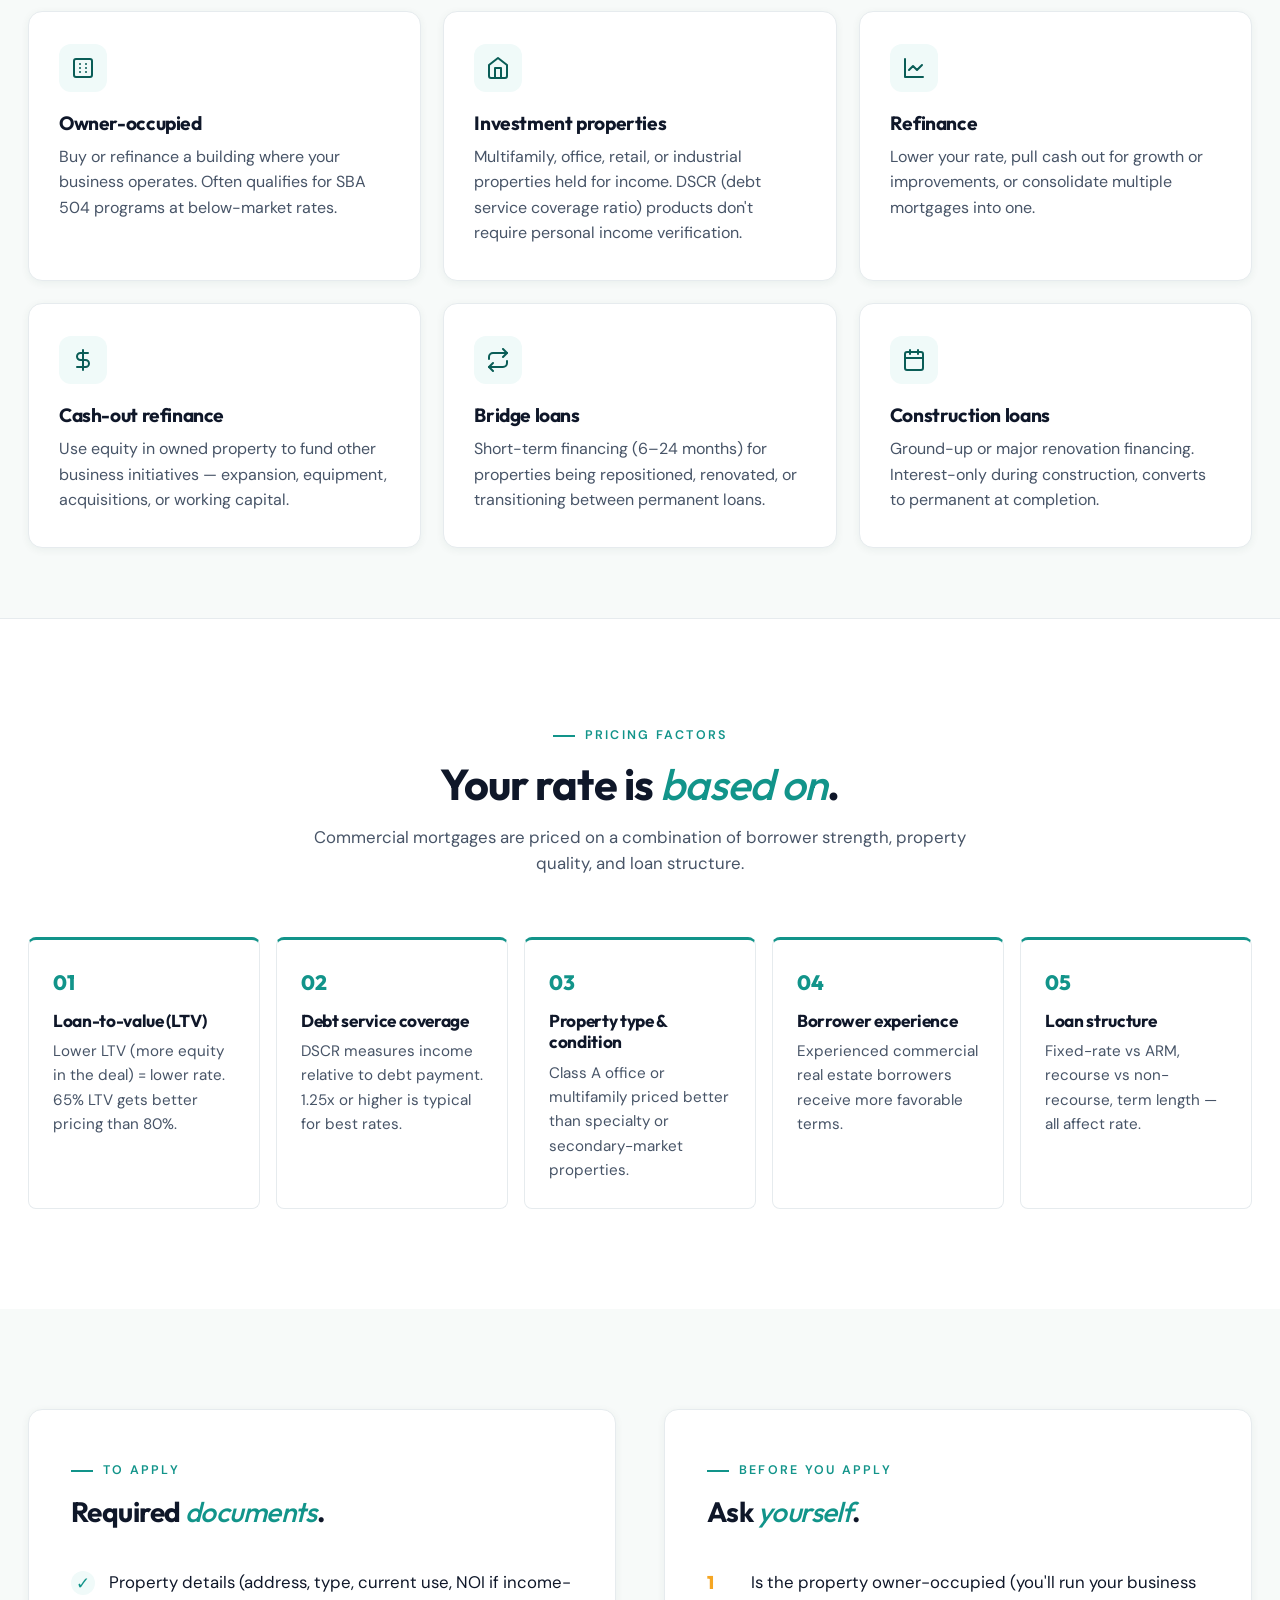
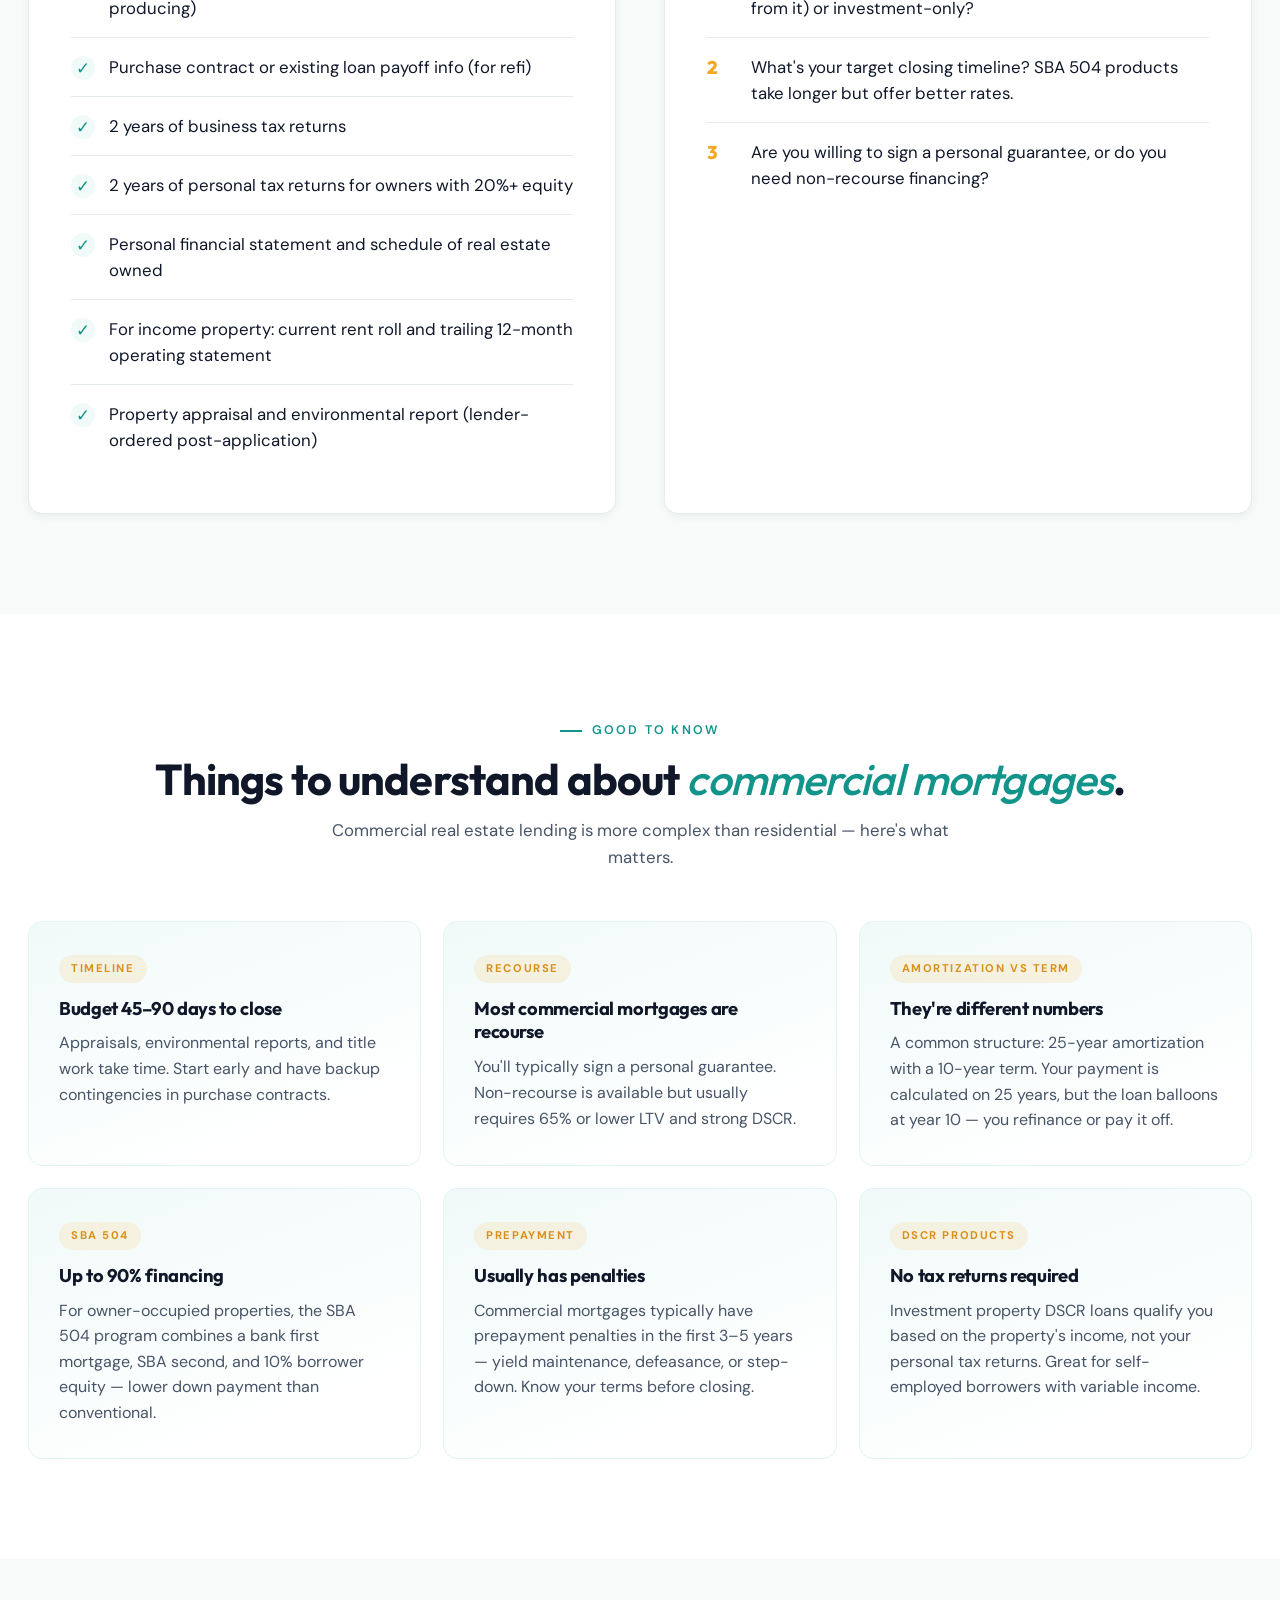
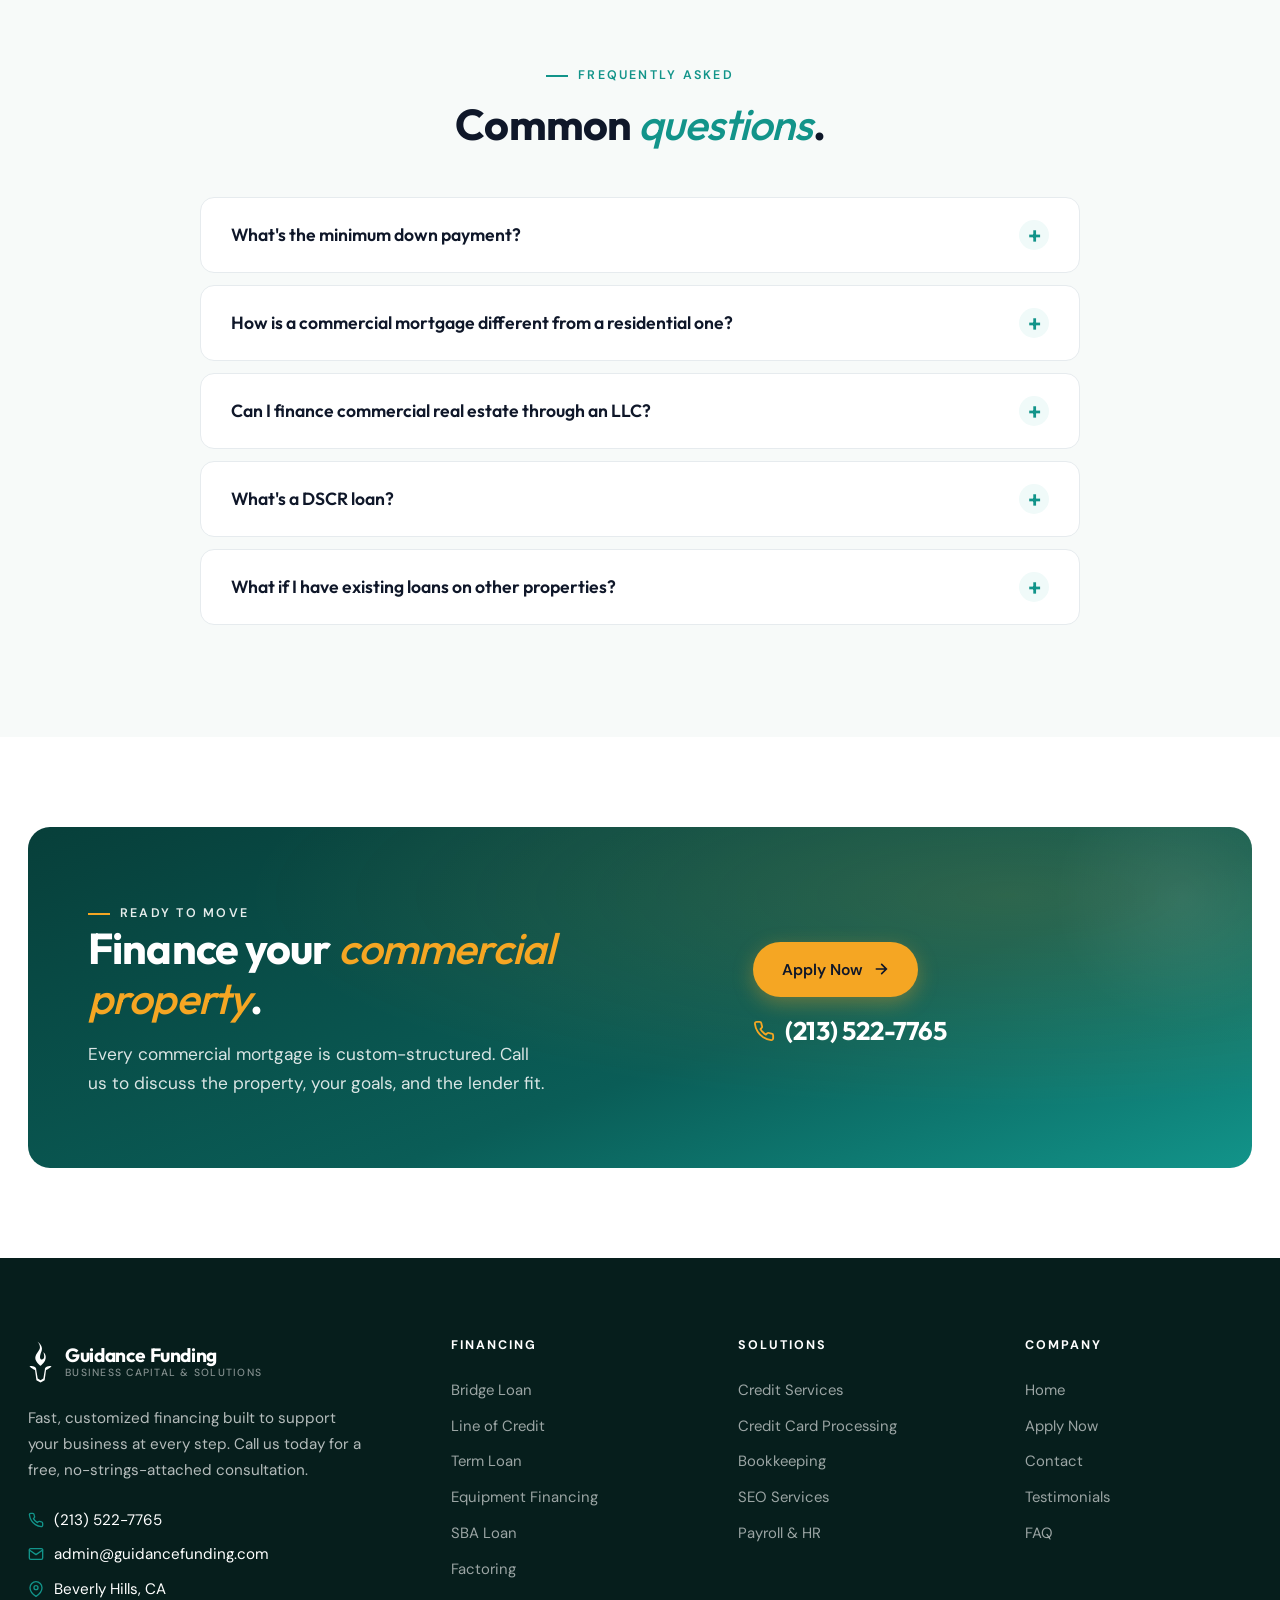
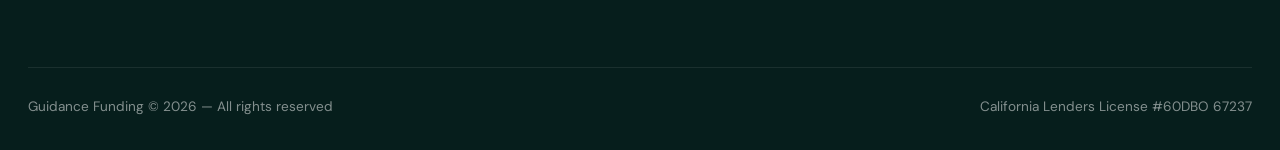
<file: mortgage.html>
<!DOCTYPE html>
<html lang="en">
<head>
<meta charset="UTF-8" />
<meta name="viewport" content="width=device-width, initial-scale=1.0" />
<title>Commercial Mortgage Financing — Guidance Funding</title>
<meta name="description" content="Commercial real estate financing for purchase, refinance, and cash-out. Up to $10M+ with terms from 5 to 30 years." />
<link rel="preconnect" href="https://fonts.googleapis.com" />
<link rel="preconnect" href="https://fonts.gstatic.com" crossorigin />
<link href="https://fonts.googleapis.com/css2?family=Outfit:wght@300;400;500;600;700;800&family=DM+Sans:opsz,wght@9..40,300;9..40,400;9..40,500;9..40,600;9..40,700&display=swap" rel="stylesheet" />
<link rel="stylesheet" href="styles.css" />
</head>
<body>
<div class="nav-wrap" id="navWrap">
  <nav class="nav">
    <div class="nav-inner">
      <a href="index.html" class="logo">
        <div class="logo-mark" aria-label="Guidance Funding"><svg viewBox="0 0 1568 3000" xmlns="http://www.w3.org/2000/svg" aria-hidden="true"><path d="M784,2783.39l257.18-146.24,87.41-632.03c57.15-23.53,83.18-34.08,195.99-109.64,89.77-60.13,148.6-151.74,148.6-151.74,0,0-155.46-7.61-279.03,44.54-129.43,54.63-141.2,137.84-139.52,186.58l-94.13,554.71-176.5,107.58-176.5-107.58-94.13-554.71c1.68-48.75-10.09-131.95-139.52-186.58-123.57-52.16-279.03-44.54-279.03-44.54,0,0,58.83,91.61,148.6,151.74,112.81,75.57,138.84,86.11,195.99,109.64l87.41,632.03,257.18,146.24h0Z"/><path d="M776.75,1740.23c41.98-13.6,241.99-211.95,289.65-330.16,144.88-359.4-104.22-521.09-104.22-521.09,0,0,159.67,426.02-87.41,457.21-37.14,4.69-163.24-27.25-110.22-275.67,41.77-195.73,111.38-256.15,108.74-421.62-4-250.82-287.64-432.29-287.64-432.29,0,0,168.39,156.22,161.37,373.17-6.55,202.47-271.97,372.85-291.93,643.03-17.1,231.46,321.66,507.43,321.66,507.43h0Z"/></svg></div>
        <div class="logo-text">
          <span class="name">Guidance Funding</span>
          <span class="tag">Business Capital &amp; Solutions</span>
        </div>
      </a>
      <ul class="nav-links">
        <li><a href="index.html">Home</a></li>
        <li class="has-drop">
          <span>Financing</span>
          <div class="drop">
            <h4 class="drop-title">Premium Business Financing</h4>
            <div class="drop-col">
              <a href="bridge.html">Bridge Loan</a>
              <a href="loc.html">Line of Credit</a>
              <a href="term.html">Term Loan</a>
              <a href="equipment.html">Equipment Financing</a>
            </div>
            <div class="drop-col">
              <a href="mortgage.html">Mortgage Financing</a>
              <a href="po.html">P.O. Financing</a>
              <a href="sba.html">SBA Loan</a>
              <a href="factoring.html">Factoring</a>
            </div>
          </div>
        </li>
        <li class="has-drop">
          <span>Solutions</span>
          <div class="drop">
            <h4 class="drop-title">Small Business Solutions</h4>
            <div class="drop-col">
              <a href="credit-services.html">Credit Services</a>
              <a href="ccp.html">Credit Card Processing</a>
              <a href="bookkeeping.html">Bookkeeping</a>
            </div>
            <div class="drop-col">
              <a href="seo.html">SEO Services</a>
              <a href="payroll.html">Payroll &amp; HR</a>
            </div>
          </div>
        </li>
        <li><a href="index.html#calculator">Calculator</a></li>
        <li><a href="index.html#faq">FAQ</a></li>
        <li><a href="contact.html">Contact</a></li>
      </ul>
      <div class="nav-right">
        <a href="tel:2135227765" class="phone-link">
          <svg viewBox="0 0 24 24" fill="none" stroke="currentColor" stroke-width="2" stroke-linecap="round" stroke-linejoin="round"><path d="M22 16.92v3a2 2 0 0 1-2.18 2 19.79 19.79 0 0 1-8.63-3.07 19.5 19.5 0 0 1-6-6 19.79 19.79 0 0 1-3.07-8.67A2 2 0 0 1 4.11 2h3a2 2 0 0 1 2 1.72 12.84 12.84 0 0 0 .7 2.81 2 2 0 0 1-.45 2.11L8.09 9.91a16 16 0 0 0 6 6l1.27-1.27a2 2 0 0 1 2.11-.45 12.84 12.84 0 0 0 2.81.7A2 2 0 0 1 22 16.92z"/></svg>
          (213) 522-7765
        </a>
        <a href="apply.html" class="btn btn-primary">Apply Now <svg class="arrow" viewBox="0 0 24 24" fill="none" stroke="currentColor" stroke-width="2.5" stroke-linecap="round"><path d="M5 12h14M13 5l7 7-7 7"/></svg></a>
      </div>
      <button class="nav-toggle" id="navToggle" aria-label="Menu">
        <span></span><span></span><span></span>
      </button>
    </div>
  </nav>
</div>
<aside class="mobile-nav" id="mobileNav">
  <a href="index.html">Home</a>
  <div class="group">
    <h4>Financing</h4>
    <a href="bridge.html">Bridge Loan</a>
    <a href="loc.html">Line of Credit</a>
    <a href="term.html">Term Loan</a>
    <a href="equipment.html">Equipment Financing</a>
    <a href="mortgage.html">Mortgage Financing</a>
    <a href="po.html">P.O. Financing</a>
    <a href="sba.html">SBA Loan</a>
    <a href="factoring.html">Factoring</a>
  </div>
  <div class="group">
    <h4>Solutions</h4>
    <a href="credit-services.html">Credit Services</a>
    <a href="ccp.html">Credit Card Processing</a>
    <a href="bookkeeping.html">Bookkeeping</a>
    <a href="seo.html">SEO Services</a>
    <a href="payroll.html">Payroll &amp; HR</a>
  </div>
  <a href="index.html#calculator">Calculator</a>
  <a href="index.html#faq">FAQ</a>
  <a href="contact.html">Contact</a>
  <div class="mobile-cta">
    <a href="tel:2135227765" class="btn btn-ghost" style="width:100%; margin-bottom:10px;">(213) 522-7765</a>
    <a href="apply.html" class="btn btn-primary" style="width:100%;">Apply Now</a>
  </div>
</aside>
<section class="page-hero">
  <div class="container">
    <div class="crumbs">
      <a href="index.html">Home</a>
      <span class="sep">/</span>
      <span>Financing</span>
      <span class="sep">/</span>
      <span>Commercial Mortgage Financing</span>
    </div>
    <div class="eyebrow eyebrow-light">Premium Business Financing</div>
    <h1>Commercial Mortgage <span class="accent">Financing</span>.</h1>
    <p class="lede">Buy, refinance, or cash out on commercial real estate. We work with a network of lenders to structure the best deal for owner-occupied properties and investment assets.</p>
    <div class="page-hero-ctas">
      <a href="apply.html" class="btn btn-amber">
        Apply Now
        <svg class="arrow" viewBox="0 0 24 24" fill="none" stroke="currentColor" stroke-width="2.5" stroke-linecap="round"><path d="M5 12h14M13 5l7 7-7 7"/></svg>
      </a>
      <a href="tel:2135227765" class="btn btn-outline">Talk to a specialist</a>
    </div>
  </div>
</section><section class="overview">
  <div class="container">
    <div class="overview-grid">
      <div class="reveal">
        <div class="eyebrow">What it is</div>
        <h2>Financing for <span class="accent">real estate</span>.</h2>
        <p>Commercial mortgages finance real estate used for business purposes &mdash; office buildings, warehouses, retail centers, mixed-use, hospitality, multifamily, and owner-occupied industrial. Whether you're buying a building for your own business to operate in, or acquiring investment property, we source terms across dozens of lenders.</p>
        <p>Because real estate is high-value, durable collateral, commercial mortgages typically carry the lowest rates and longest terms of any business financing product &mdash; but the underwriting is the most rigorous.</p>
      </div>
      <div class="overview-card reveal">
        <h3>At a glance</h3>
        <ul>
          <li><span class="lbl">Loan amount</span><span class="val">$250K &ndash; $10M+</span></li>
          <li><span class="lbl">Interest rate</span><span class="val">From 6.5% APR</span></li>
          <li><span class="lbl">Term</span><span class="val">5 &ndash; 30 years</span></li>
          <li><span class="lbl">LTV</span><span class="val">Up to 80%</span></li>
          <li><span class="lbl">Speed to close</span><span class="val">30&ndash;90 days</span></li>
          <li><span class="lbl">Property types</span><span class="val">Most commercial</span></li>
        </ul>
      </div>
    </div>
  </div>
</section><section class="facts">
  <div class="container">
    <div class="facts-head reveal">
      <div class="eyebrow" style="justify-content:center;">What we finance</div>
      <h2>Real estate built for <span class="accent">business</span>.</h2>
      <p>Owner-occupied, investment, and mixed-use commercial properties across most asset classes.</p>
    </div>
    <div class="facts-grid">
      <div class="fact reveal">
        <div class="fact-icon"><svg viewBox="0 0 24 24" fill="none" stroke="currentColor" stroke-width="2" stroke-linecap="round" stroke-linejoin="round"><rect x="3" y="3" width="18" height="18" rx="2"/><path d="M9 8h.01M15 8h.01M9 12h.01M15 12h.01M9 16h.01M15 16h.01"/></svg></div>
        <h4>Owner-occupied</h4>
        <p>Buy or refinance a building where your business operates. Often qualifies for SBA 504 programs at below-market rates.</p>
      </div>
      <div class="fact reveal">
        <div class="fact-icon"><svg viewBox="0 0 24 24" fill="none" stroke="currentColor" stroke-width="2" stroke-linecap="round" stroke-linejoin="round"><path d="M3 9l9-7 9 7v11a2 2 0 0 1-2 2H5a2 2 0 0 1-2-2z"/><polyline points="9 22 9 12 15 12 15 22"/></svg></div>
        <h4>Investment properties</h4>
        <p>Multifamily, office, retail, or industrial properties held for income. DSCR (debt service coverage ratio) products don't require personal income verification.</p>
      </div>
      <div class="fact reveal">
        <div class="fact-icon"><svg viewBox="0 0 24 24" fill="none" stroke="currentColor" stroke-width="2" stroke-linecap="round" stroke-linejoin="round"><path d="M3 3v18h18"/><path d="M7 14l4-4 4 4 5-5"/></svg></div>
        <h4>Refinance</h4>
        <p>Lower your rate, pull cash out for growth or improvements, or consolidate multiple mortgages into one.</p>
      </div>
      <div class="fact reveal">
        <div class="fact-icon"><svg viewBox="0 0 24 24" fill="none" stroke="currentColor" stroke-width="2" stroke-linecap="round" stroke-linejoin="round"><path d="M12 2v20M17 5H9.5a3.5 3.5 0 0 0 0 7h5a3.5 3.5 0 0 1 0 7H6"/></svg></div>
        <h4>Cash-out refinance</h4>
        <p>Use equity in owned property to fund other business initiatives &mdash; expansion, equipment, acquisitions, or working capital.</p>
      </div>
      <div class="fact reveal">
        <div class="fact-icon"><svg viewBox="0 0 24 24" fill="none" stroke="currentColor" stroke-width="2" stroke-linecap="round" stroke-linejoin="round"><polyline points="17 1 21 5 17 9"/><path d="M3 11V9a4 4 0 0 1 4-4h14"/><polyline points="7 23 3 19 7 15"/><path d="M21 13v2a4 4 0 0 1-4 4H3"/></svg></div>
        <h4>Bridge loans</h4>
        <p>Short-term financing (6&ndash;24 months) for properties being repositioned, renovated, or transitioning between permanent loans.</p>
      </div>
      <div class="fact reveal">
        <div class="fact-icon"><svg viewBox="0 0 24 24" fill="none" stroke="currentColor" stroke-width="2" stroke-linecap="round" stroke-linejoin="round"><rect x="3" y="4" width="18" height="18" rx="2" ry="2"/><line x1="16" y1="2" x2="16" y2="6"/><line x1="8" y1="2" x2="8" y2="6"/><line x1="3" y1="10" x2="21" y2="10"/></svg></div>
        <h4>Construction loans</h4>
        <p>Ground-up or major renovation financing. Interest-only during construction, converts to permanent at completion.</p>
      </div>
    </div>
  </div>
</section><section class="rates-section">
  <div class="container">
    <div class="rates-head reveal">
      <div class="eyebrow" style="justify-content:center;">Pricing factors</div>
      <h2>Your rate is <span class="accent">based on</span>.</h2>
      <p>Commercial mortgages are priced on a combination of borrower strength, property quality, and loan structure.</p>
    </div>
    <div class="rates-grid">
      <div class="rate-card reveal">
        <div class="num">01</div>
        <h4>Loan-to-value (LTV)</h4>
        <p>Lower LTV (more equity in the deal) = lower rate. 65% LTV gets better pricing than 80%.</p>
      </div>
      <div class="rate-card reveal">
        <div class="num">02</div>
        <h4>Debt service coverage</h4>
        <p>DSCR measures income relative to debt payment. 1.25x or higher is typical for best rates.</p>
      </div>
      <div class="rate-card reveal">
        <div class="num">03</div>
        <h4>Property type &amp; condition</h4>
        <p>Class A office or multifamily priced better than specialty or secondary-market properties.</p>
      </div>
      <div class="rate-card reveal">
        <div class="num">04</div>
        <h4>Borrower experience</h4>
        <p>Experienced commercial real estate borrowers receive more favorable terms.</p>
      </div>
      <div class="rate-card reveal">
        <div class="num">05</div>
        <h4>Loan structure</h4>
        <p>Fixed-rate vs ARM, recourse vs non-recourse, term length &mdash; all affect rate.</p>
      </div>
    </div>
  </div>
</section><section class="split-section">
  <div class="container">
    <div class="split-grid">
      <div class="split-card reveal">
        <div class="eyebrow">To apply</div>
        <h3>Required <span class="accent">documents</span>.</h3>
        <ul class="doc-list">
          <li>Property details (address, type, current use, NOI if income-producing)</li>
          <li>Purchase contract or existing loan payoff info (for refi)</li>
          <li>2 years of business tax returns</li>
          <li>2 years of personal tax returns for owners with 20%+ equity</li>
          <li>Personal financial statement and schedule of real estate owned</li>
          <li>For income property: current rent roll and trailing 12-month operating statement</li>
          <li>Property appraisal and environmental report (lender-ordered post-application)</li>
        </ul>
      </div>
      <div class="split-card reveal">
        <div class="eyebrow">Before you apply</div>
        <h3>Ask <span class="accent">yourself</span>.</h3>
        <ul class="q-list">
          <li>Is the property owner-occupied (you'll run your business from it) or investment-only?</li>
          <li>What's your target closing timeline? SBA 504 products take longer but offer better rates.</li>
          <li>Are you willing to sign a personal guarantee, or do you need non-recourse financing?</li>
        </ul>
      </div>
    </div>
  </div>
</section><section class="gtk-section">
  <div class="container">
    <div class="gtk-head reveal">
      <div class="eyebrow" style="justify-content:center;">Good to know</div>
      <h2>Things to understand about <span class="accent">commercial mortgages</span>.</h2>
      <p>Commercial real estate lending is more complex than residential &mdash; here's what matters.</p>
    </div>
    <div class="gtk-grid">
      <div class="gtk-card reveal">
        <span class="tag">Timeline</span>
        <h4>Budget 45&ndash;90 days to close</h4>
        <p>Appraisals, environmental reports, and title work take time. Start early and have backup contingencies in purchase contracts.</p>
      </div>
      <div class="gtk-card reveal">
        <span class="tag">Recourse</span>
        <h4>Most commercial mortgages are recourse</h4>
        <p>You'll typically sign a personal guarantee. Non-recourse is available but usually requires 65% or lower LTV and strong DSCR.</p>
      </div>
      <div class="gtk-card reveal">
        <span class="tag">Amortization vs term</span>
        <h4>They're different numbers</h4>
        <p>A common structure: 25-year amortization with a 10-year term. Your payment is calculated on 25 years, but the loan balloons at year 10 &mdash; you refinance or pay it off.</p>
      </div>
      <div class="gtk-card reveal">
        <span class="tag">SBA 504</span>
        <h4>Up to 90% financing</h4>
        <p>For owner-occupied properties, the SBA 504 program combines a bank first mortgage, SBA second, and 10% borrower equity &mdash; lower down payment than conventional.</p>
      </div>
      <div class="gtk-card reveal">
        <span class="tag">Prepayment</span>
        <h4>Usually has penalties</h4>
        <p>Commercial mortgages typically have prepayment penalties in the first 3&ndash;5 years &mdash; yield maintenance, defeasance, or step-down. Know your terms before closing.</p>
      </div>
      <div class="gtk-card reveal">
        <span class="tag">DSCR products</span>
        <h4>No tax returns required</h4>
        <p>Investment property DSCR loans qualify you based on the property's income, not your personal tax returns. Great for self-employed borrowers with variable income.</p>
      </div>
    </div>
  </div>
</section><section class="faq-section">
  <div class="container">
    <div class="faq-head reveal">
      <div class="eyebrow" style="justify-content:center;">Frequently asked</div>
      <h2>Common <span class="accent">questions</span>.</h2>
    </div>
    <div class="faq-list">
      <details class="faq-item reveal">
        <summary>What's the minimum down payment? <span class="plus">+</span></summary>
        <div class="answer">Typical conventional commercial mortgages require 20&ndash;30% down. SBA 504 can go as low as 10% for owner-occupied. DSCR investment loans often require 20&ndash;25% down.</div>
      </details>
      <details class="faq-item reveal">
        <summary>How is a commercial mortgage different from a residential one? <span class="plus">+</span></summary>
        <div class="answer">Shorter terms (usually 5, 7, or 10 years) with longer amortization (20&ndash;30 years). Balloon payments at the end of term. Recourse (personal guarantee). Commercial appraisal and more complex underwriting. Rates priced on property income and borrower strength.</div>
      </details>
      <details class="faq-item reveal">
        <summary>Can I finance commercial real estate through an LLC? <span class="plus">+</span></summary>
        <div class="answer">Yes &mdash; that's standard. You'll sign a personal guarantee, but the loan is typically in the LLC's name and the property is held in the LLC.</div>
      </details>
      <details class="faq-item reveal">
        <summary>What's a DSCR loan? <span class="plus">+</span></summary>
        <div class="answer">Debt Service Coverage Ratio. An investment property loan that qualifies you based on whether the property's rental income covers the mortgage payment (usually 1.25x or higher). No personal income docs required.</div>
      </details>
      <details class="faq-item reveal">
        <summary>What if I have existing loans on other properties? <span class="plus">+</span></summary>
        <div class="answer">We'll need a schedule of real estate owned and the debt on each. Strong borrowers with multiple properties and good cash flow often get the best terms &mdash; lenders love track records.</div>
      </details>
    </div>
  </div>
</section><section class="final-cta">
  <div class="container">
    <div class="final-cta-inner reveal">
      <div>
        <div class="eyebrow eyebrow-light">Ready to move</div>
        <h2>Finance your <span class="accent">commercial property</span>.</h2>
        <p>Every commercial mortgage is custom-structured. Call us to discuss the property, your goals, and the lender fit.</p>
      </div>
      <div class="final-cta-right">
        <a href="apply.html" class="btn btn-amber">
          Apply Now
          <svg class="arrow" viewBox="0 0 24 24" fill="none" stroke="currentColor" stroke-width="2.5" stroke-linecap="round"><path d="M5 12h14M13 5l7 7-7 7"/></svg>
        </a>
        <a href="tel:2135227765" class="final-cta-phone">
          <svg viewBox="0 0 24 24" fill="none" stroke="currentColor" stroke-width="2" stroke-linecap="round" stroke-linejoin="round"><path d="M22 16.92v3a2 2 0 0 1-2.18 2 19.79 19.79 0 0 1-8.63-3.07 19.5 19.5 0 0 1-6-6 19.79 19.79 0 0 1-3.07-8.67A2 2 0 0 1 4.11 2h3a2 2 0 0 1 2 1.72 12.84 12.84 0 0 0 .7 2.81 2 2 0 0 1-.45 2.11L8.09 9.91a16 16 0 0 0 6 6l1.27-1.27a2 2 0 0 1 2.11-.45 12.84 12.84 0 0 0 2.81.7A2 2 0 0 1 22 16.92z"/></svg>
          (213) 522-7765
        </a>
      </div>
    </div>
  </div>
</section><footer class="footer">
  <div class="container">
    <div class="footer-grid">
      <div class="footer-about">
        <a href="index.html" class="logo">
          <div class="logo-mark" aria-label="Guidance Funding"><svg viewBox="0 0 1568 3000" xmlns="http://www.w3.org/2000/svg" aria-hidden="true"><path d="M784,2783.39l257.18-146.24,87.41-632.03c57.15-23.53,83.18-34.08,195.99-109.64,89.77-60.13,148.6-151.74,148.6-151.74,0,0-155.46-7.61-279.03,44.54-129.43,54.63-141.2,137.84-139.52,186.58l-94.13,554.71-176.5,107.58-176.5-107.58-94.13-554.71c1.68-48.75-10.09-131.95-139.52-186.58-123.57-52.16-279.03-44.54-279.03-44.54,0,0,58.83,91.61,148.6,151.74,112.81,75.57,138.84,86.11,195.99,109.64l87.41,632.03,257.18,146.24h0Z"/><path d="M776.75,1740.23c41.98-13.6,241.99-211.95,289.65-330.16,144.88-359.4-104.22-521.09-104.22-521.09,0,0,159.67,426.02-87.41,457.21-37.14,4.69-163.24-27.25-110.22-275.67,41.77-195.73,111.38-256.15,108.74-421.62-4-250.82-287.64-432.29-287.64-432.29,0,0,168.39,156.22,161.37,373.17-6.55,202.47-271.97,372.85-291.93,643.03-17.1,231.46,321.66,507.43,321.66,507.43h0Z"/></svg></div>
          <div class="logo-text">
            <span class="name">Guidance Funding</span>
            <span class="tag">Business Capital &amp; Solutions</span>
          </div>
        </a>
        <p>Fast, customized financing built to support your business at every step. Call us today for a free, no-strings-attached consultation.</p>
        <a href="tel:2135227765" class="footer-contact-line">
          <svg viewBox="0 0 24 24" fill="none" stroke="currentColor" stroke-width="2" stroke-linecap="round" stroke-linejoin="round"><path d="M22 16.92v3a2 2 0 0 1-2.18 2 19.79 19.79 0 0 1-8.63-3.07 19.5 19.5 0 0 1-6-6 19.79 19.79 0 0 1-3.07-8.67A2 2 0 0 1 4.11 2h3a2 2 0 0 1 2 1.72 12.84 12.84 0 0 0 .7 2.81 2 2 0 0 1-.45 2.11L8.09 9.91a16 16 0 0 0 6 6l1.27-1.27a2 2 0 0 1 2.11-.45 12.84 12.84 0 0 0 2.81.7A2 2 0 0 1 22 16.92z"/></svg>
          (213) 522-7765
        </a>
        <a href="mailto:admin@guidancefunding.com" class="footer-contact-line">
          <svg viewBox="0 0 24 24" fill="none" stroke="currentColor" stroke-width="2" stroke-linecap="round" stroke-linejoin="round"><path d="M4 4h16c1.1 0 2 .9 2 2v12c0 1.1-.9 2-2 2H4c-1.1 0-2-.9-2-2V6c0-1.1.9-2 2-2z"/><path d="M22 6l-10 7L2 6"/></svg>
          admin@guidancefunding.com
        </a>
        <span class="footer-contact-line">
          <svg viewBox="0 0 24 24" fill="none" stroke="currentColor" stroke-width="2" stroke-linecap="round" stroke-linejoin="round"><path d="M21 10c0 7-9 13-9 13s-9-6-9-13a9 9 0 0 1 18 0z"/><circle cx="12" cy="10" r="3"/></svg>
          Beverly Hills, CA
        </span>
      </div>
      <div class="footer-col">
        <h5>Financing</h5>
        <ul>
          <li><a href="bridge.html">Bridge Loan</a></li>
          <li><a href="loc.html">Line of Credit</a></li>
          <li><a href="term.html">Term Loan</a></li>
          <li><a href="equipment.html">Equipment Financing</a></li>
          <li><a href="sba.html">SBA Loan</a></li>
          <li><a href="factoring.html">Factoring</a></li>
        </ul>
      </div>
      <div class="footer-col">
        <h5>Solutions</h5>
        <ul>
          <li><a href="credit-services.html">Credit Services</a></li>
          <li><a href="ccp.html">Credit Card Processing</a></li>
          <li><a href="bookkeeping.html">Bookkeeping</a></li>
          <li><a href="seo.html">SEO Services</a></li>
          <li><a href="payroll.html">Payroll &amp; HR</a></li>
        </ul>
      </div>
      <div class="footer-col">
        <h5>Company</h5>
        <ul>
          <li><a href="index.html">Home</a></li>
          <li><a href="apply.html">Apply Now</a></li>
          <li><a href="contact.html">Contact</a></li>
          <li><a href="index.html#testimonials">Testimonials</a></li>
          <li><a href="index.html#faq">FAQ</a></li>
        </ul>
      </div>
    </div>
    <div class="footer-bottom">
      <div>Guidance Funding © 2026 — All rights reserved</div>
      <div>California Lenders License #60DBO 67237</div>
    </div>
  </div>
</footer>
<script>
const navWrap = document.getElementById('navWrap');
window.addEventListener('scroll', () => {
  if (window.scrollY > 20) navWrap.classList.add('scrolled');
  else navWrap.classList.remove('scrolled');
});
const navToggle = document.getElementById('navToggle');
const mobileNav = document.getElementById('mobileNav');
navToggle.addEventListener('click', () => {
  navToggle.classList.toggle('active');
  mobileNav.classList.toggle('open');
});
document.querySelectorAll('.mobile-nav a').forEach(link => {
  link.addEventListener('click', () => {
    navToggle.classList.remove('active');
    mobileNav.classList.remove('open');
  });
});
const io = new IntersectionObserver((entries) => {
  entries.forEach(entry => {
    if (entry.isIntersecting) {
      entry.target.classList.add('in-view');
      io.unobserve(entry.target);
    }
  });
}, { threshold: 0.12, rootMargin: '0px 0px -50px 0px' });
document.querySelectorAll('.reveal').forEach(el => io.observe(el));
</script>
</body>
</html>
</file>
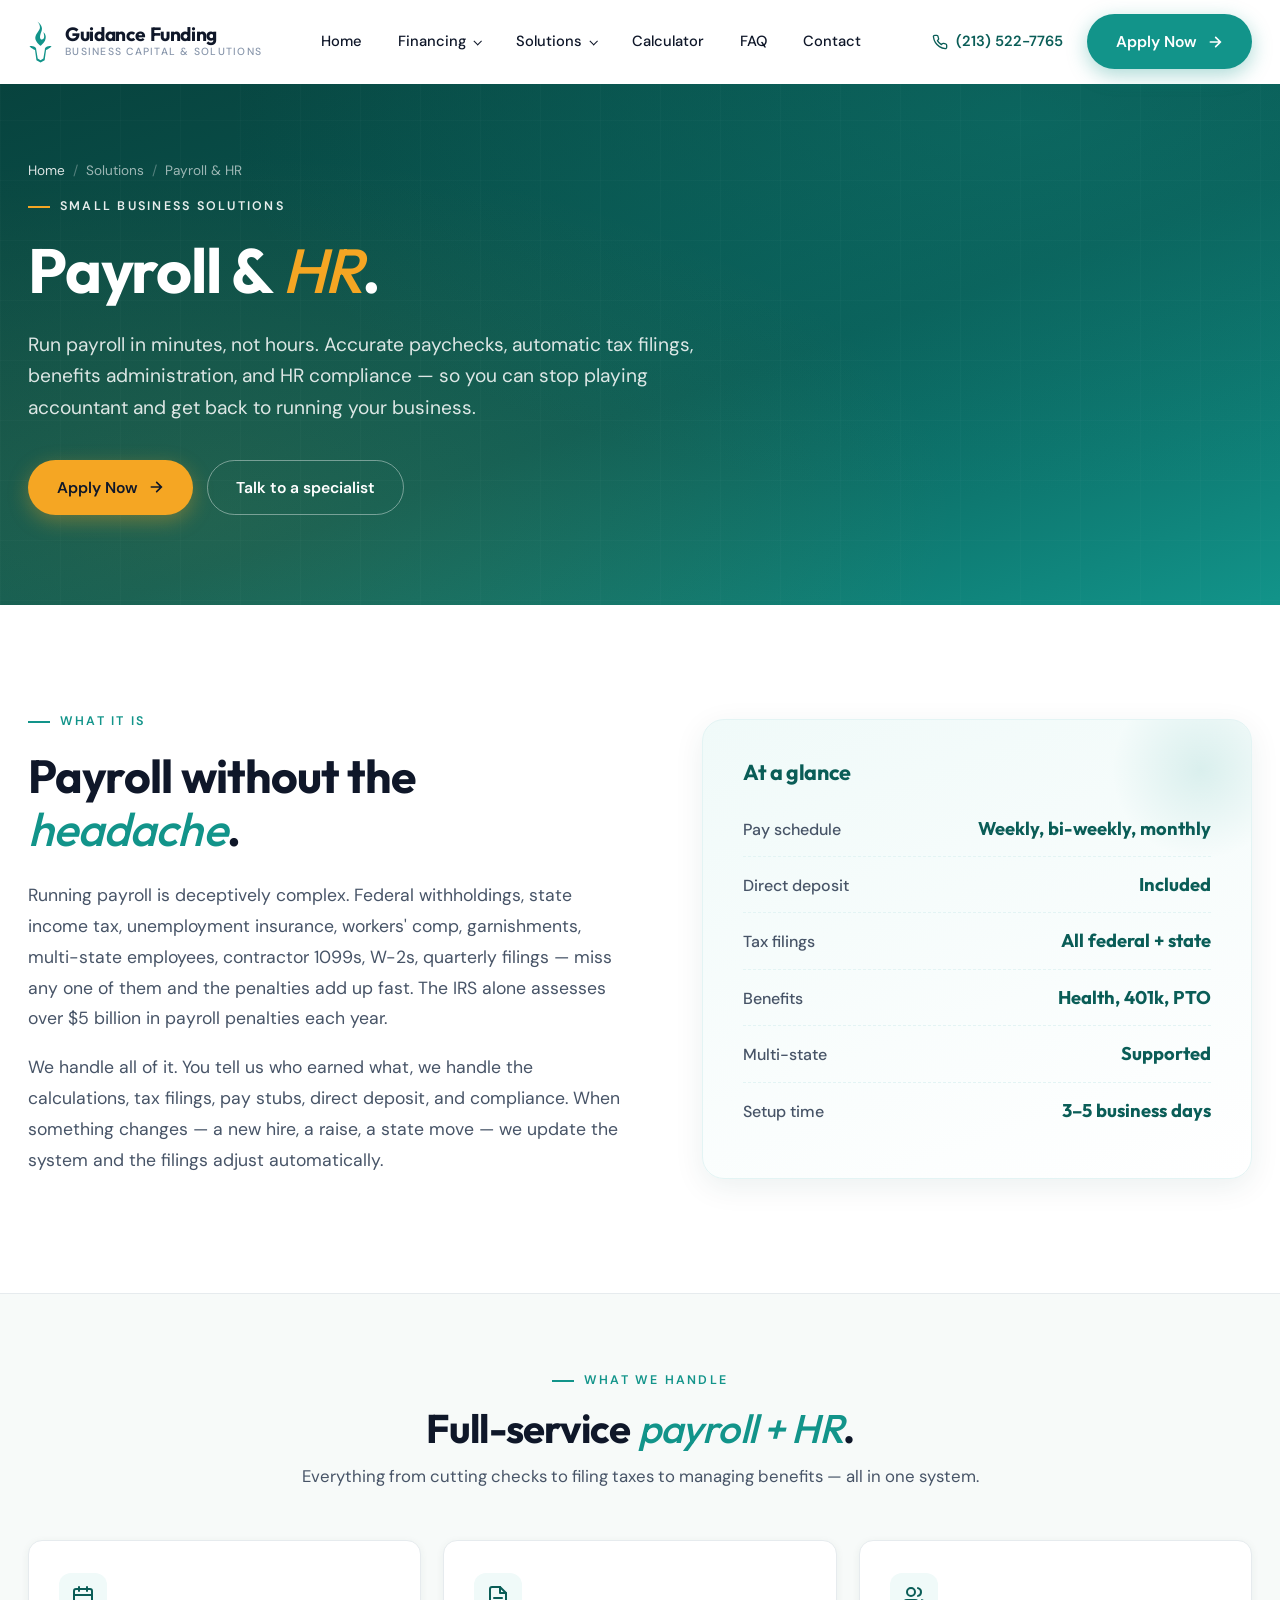
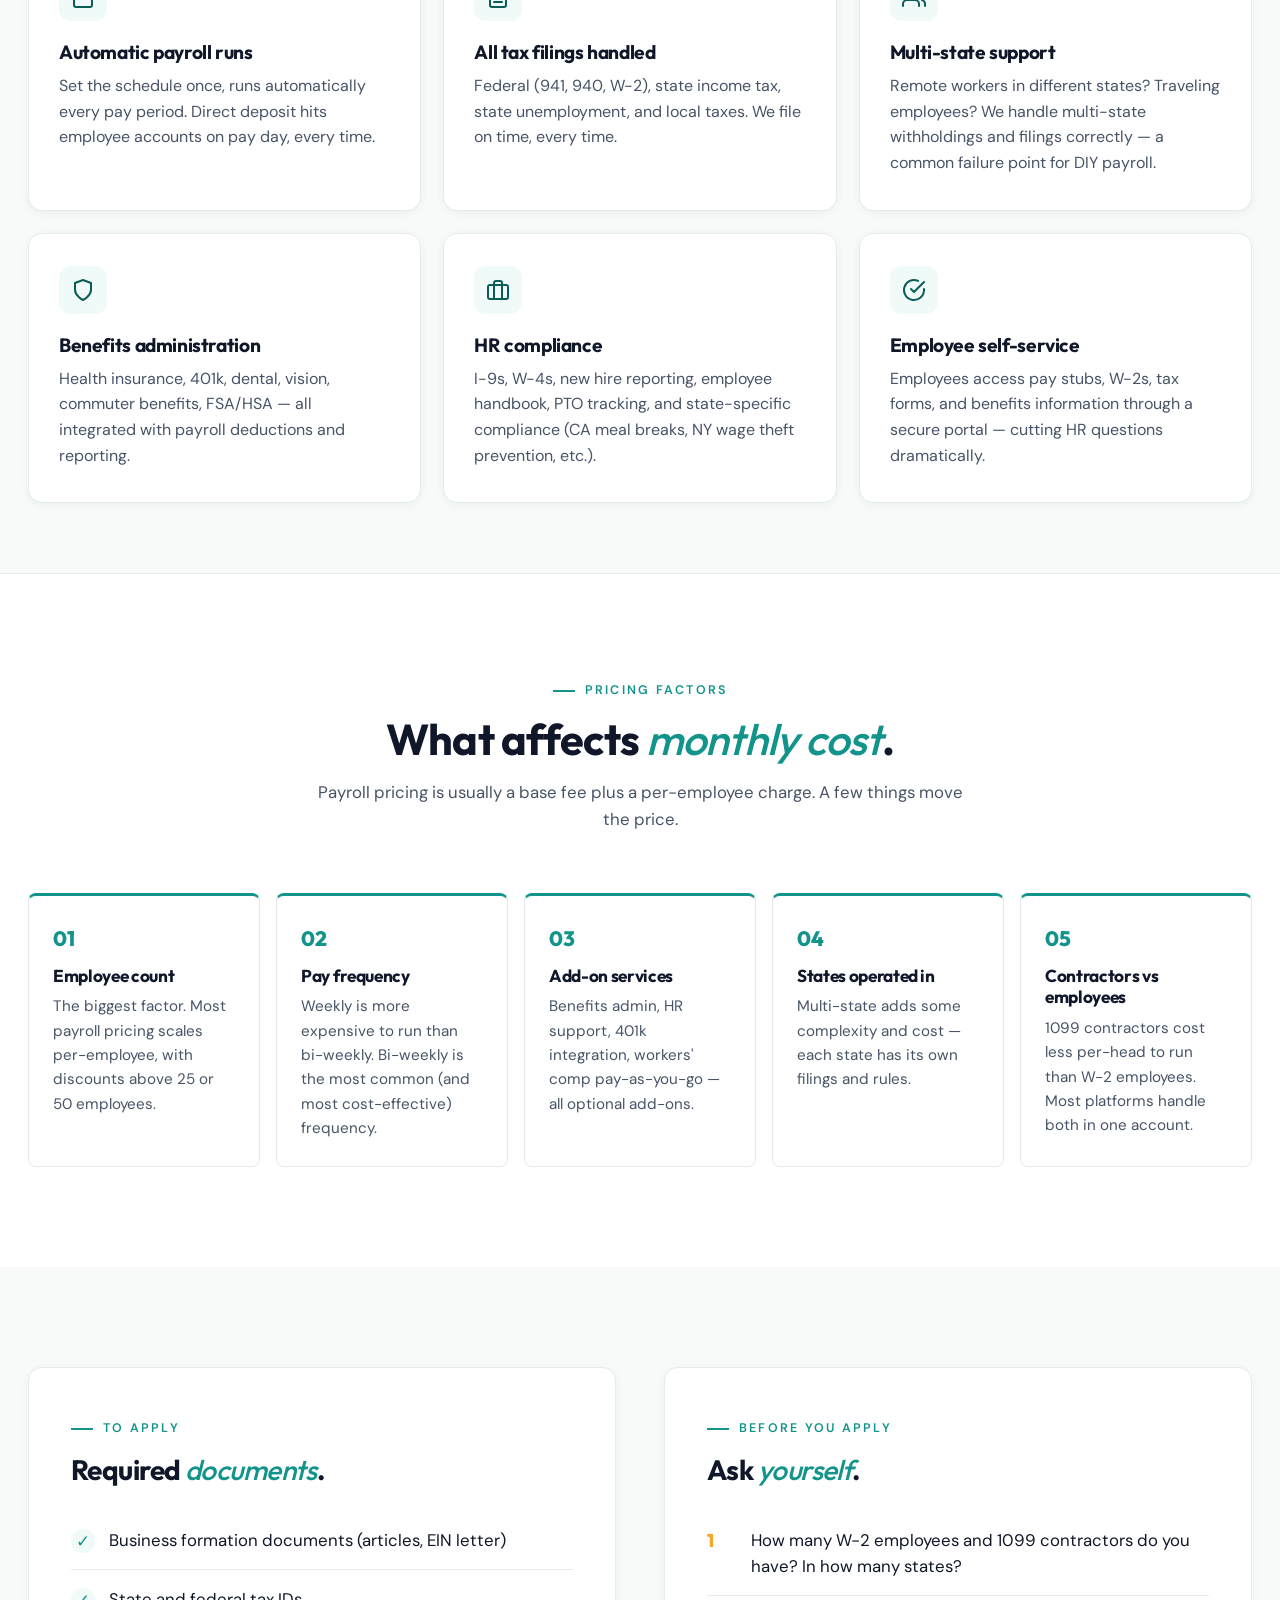
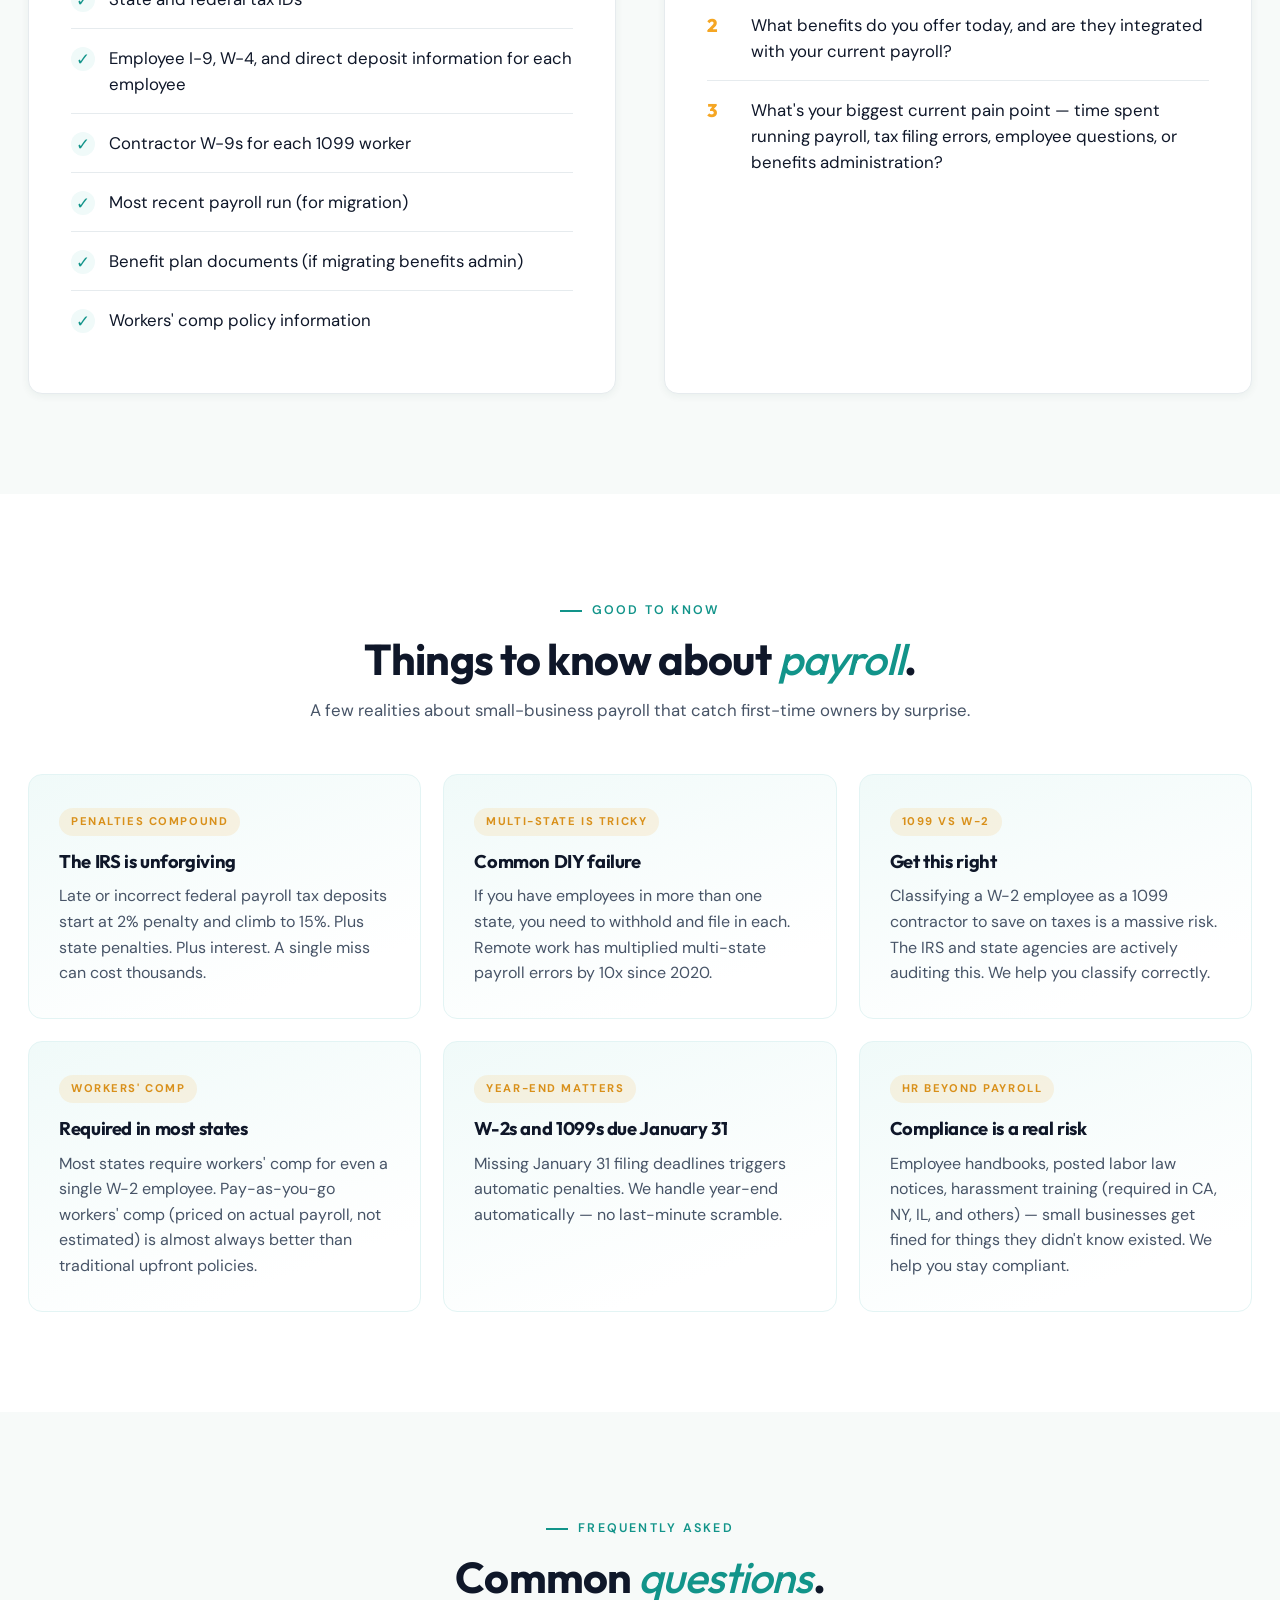
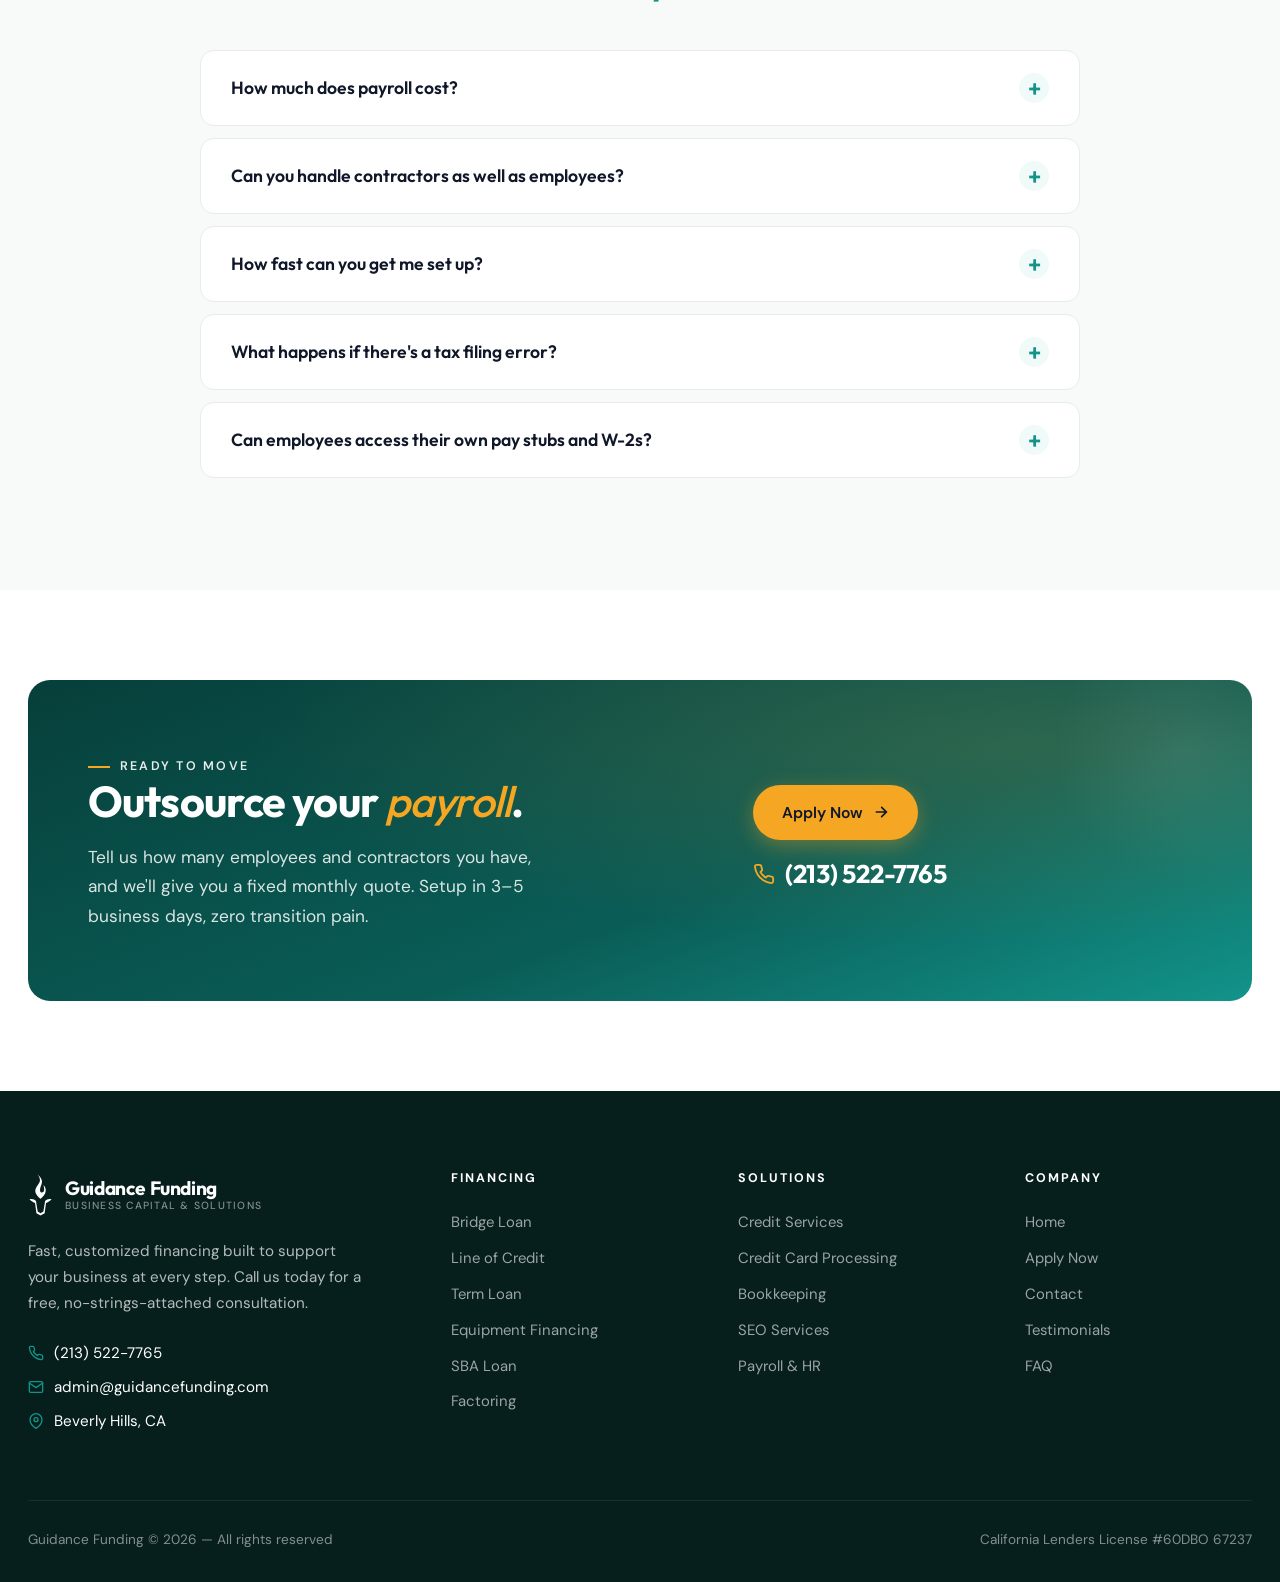
<file: payroll.html>
<!DOCTYPE html>
<html lang="en">
<head>
<meta charset="UTF-8" />
<meta name="viewport" content="width=device-width, initial-scale=1.0" />
<title>Payroll & HR — Guidance Funding</title>
<meta name="description" content="Full-service payroll processing, tax filing, benefits administration, and HR compliance for small businesses." />
<link rel="preconnect" href="https://fonts.googleapis.com" />
<link rel="preconnect" href="https://fonts.gstatic.com" crossorigin />
<link href="https://fonts.googleapis.com/css2?family=Outfit:wght@300;400;500;600;700;800&family=DM+Sans:opsz,wght@9..40,300;9..40,400;9..40,500;9..40,600;9..40,700&display=swap" rel="stylesheet" />
<link rel="stylesheet" href="styles.css" />
</head>
<body>
<div class="nav-wrap" id="navWrap">
  <nav class="nav">
    <div class="nav-inner">
      <a href="index.html" class="logo">
        <div class="logo-mark" aria-label="Guidance Funding"><svg viewBox="0 0 1568 3000" xmlns="http://www.w3.org/2000/svg" aria-hidden="true"><path d="M784,2783.39l257.18-146.24,87.41-632.03c57.15-23.53,83.18-34.08,195.99-109.64,89.77-60.13,148.6-151.74,148.6-151.74,0,0-155.46-7.61-279.03,44.54-129.43,54.63-141.2,137.84-139.52,186.58l-94.13,554.71-176.5,107.58-176.5-107.58-94.13-554.71c1.68-48.75-10.09-131.95-139.52-186.58-123.57-52.16-279.03-44.54-279.03-44.54,0,0,58.83,91.61,148.6,151.74,112.81,75.57,138.84,86.11,195.99,109.64l87.41,632.03,257.18,146.24h0Z"/><path d="M776.75,1740.23c41.98-13.6,241.99-211.95,289.65-330.16,144.88-359.4-104.22-521.09-104.22-521.09,0,0,159.67,426.02-87.41,457.21-37.14,4.69-163.24-27.25-110.22-275.67,41.77-195.73,111.38-256.15,108.74-421.62-4-250.82-287.64-432.29-287.64-432.29,0,0,168.39,156.22,161.37,373.17-6.55,202.47-271.97,372.85-291.93,643.03-17.1,231.46,321.66,507.43,321.66,507.43h0Z"/></svg></div>
        <div class="logo-text">
          <span class="name">Guidance Funding</span>
          <span class="tag">Business Capital &amp; Solutions</span>
        </div>
      </a>
      <ul class="nav-links">
        <li><a href="index.html">Home</a></li>
        <li class="has-drop">
          <span>Financing</span>
          <div class="drop">
            <h4 class="drop-title">Premium Business Financing</h4>
            <div class="drop-col">
              <a href="bridge.html">Bridge Loan</a>
              <a href="loc.html">Line of Credit</a>
              <a href="term.html">Term Loan</a>
              <a href="equipment.html">Equipment Financing</a>
            </div>
            <div class="drop-col">
              <a href="mortgage.html">Mortgage Financing</a>
              <a href="po.html">P.O. Financing</a>
              <a href="sba.html">SBA Loan</a>
              <a href="factoring.html">Factoring</a>
            </div>
          </div>
        </li>
        <li class="has-drop">
          <span>Solutions</span>
          <div class="drop">
            <h4 class="drop-title">Small Business Solutions</h4>
            <div class="drop-col">
              <a href="credit-services.html">Credit Services</a>
              <a href="ccp.html">Credit Card Processing</a>
              <a href="bookkeeping.html">Bookkeeping</a>
            </div>
            <div class="drop-col">
              <a href="seo.html">SEO Services</a>
              <a href="payroll.html">Payroll &amp; HR</a>
            </div>
          </div>
        </li>
        <li><a href="index.html#calculator">Calculator</a></li>
        <li><a href="index.html#faq">FAQ</a></li>
        <li><a href="contact.html">Contact</a></li>
      </ul>
      <div class="nav-right">
        <a href="tel:2135227765" class="phone-link">
          <svg viewBox="0 0 24 24" fill="none" stroke="currentColor" stroke-width="2" stroke-linecap="round" stroke-linejoin="round"><path d="M22 16.92v3a2 2 0 0 1-2.18 2 19.79 19.79 0 0 1-8.63-3.07 19.5 19.5 0 0 1-6-6 19.79 19.79 0 0 1-3.07-8.67A2 2 0 0 1 4.11 2h3a2 2 0 0 1 2 1.72 12.84 12.84 0 0 0 .7 2.81 2 2 0 0 1-.45 2.11L8.09 9.91a16 16 0 0 0 6 6l1.27-1.27a2 2 0 0 1 2.11-.45 12.84 12.84 0 0 0 2.81.7A2 2 0 0 1 22 16.92z"/></svg>
          (213) 522-7765
        </a>
        <a href="apply.html" class="btn btn-primary">Apply Now <svg class="arrow" viewBox="0 0 24 24" fill="none" stroke="currentColor" stroke-width="2.5" stroke-linecap="round"><path d="M5 12h14M13 5l7 7-7 7"/></svg></a>
      </div>
      <button class="nav-toggle" id="navToggle" aria-label="Menu">
        <span></span><span></span><span></span>
      </button>
    </div>
  </nav>
</div>
<aside class="mobile-nav" id="mobileNav">
  <a href="index.html">Home</a>
  <div class="group">
    <h4>Financing</h4>
    <a href="bridge.html">Bridge Loan</a>
    <a href="loc.html">Line of Credit</a>
    <a href="term.html">Term Loan</a>
    <a href="equipment.html">Equipment Financing</a>
    <a href="mortgage.html">Mortgage Financing</a>
    <a href="po.html">P.O. Financing</a>
    <a href="sba.html">SBA Loan</a>
    <a href="factoring.html">Factoring</a>
  </div>
  <div class="group">
    <h4>Solutions</h4>
    <a href="credit-services.html">Credit Services</a>
    <a href="ccp.html">Credit Card Processing</a>
    <a href="bookkeeping.html">Bookkeeping</a>
    <a href="seo.html">SEO Services</a>
    <a href="payroll.html">Payroll &amp; HR</a>
  </div>
  <a href="index.html#calculator">Calculator</a>
  <a href="index.html#faq">FAQ</a>
  <a href="contact.html">Contact</a>
  <div class="mobile-cta">
    <a href="tel:2135227765" class="btn btn-ghost" style="width:100%; margin-bottom:10px;">(213) 522-7765</a>
    <a href="apply.html" class="btn btn-primary" style="width:100%;">Apply Now</a>
  </div>
</aside>
<section class="page-hero">
  <div class="container">
    <div class="crumbs">
      <a href="index.html">Home</a>
      <span class="sep">/</span>
      <span>Solutions</span>
      <span class="sep">/</span>
      <span>Payroll & HR</span>
    </div>
    <div class="eyebrow eyebrow-light">Small Business Solutions</div>
    <h1>Payroll &amp; <span class="accent">HR</span>.</h1>
    <p class="lede">Run payroll in minutes, not hours. Accurate paychecks, automatic tax filings, benefits administration, and HR compliance &mdash; so you can stop playing accountant and get back to running your business.</p>
    <div class="page-hero-ctas">
      <a href="apply.html" class="btn btn-amber">
        Apply Now
        <svg class="arrow" viewBox="0 0 24 24" fill="none" stroke="currentColor" stroke-width="2.5" stroke-linecap="round"><path d="M5 12h14M13 5l7 7-7 7"/></svg>
      </a>
      <a href="tel:2135227765" class="btn btn-outline">Talk to a specialist</a>
    </div>
  </div>
</section><section class="overview">
  <div class="container">
    <div class="overview-grid">
      <div class="reveal">
        <div class="eyebrow">What it is</div>
        <h2>Payroll without the <span class="accent">headache</span>.</h2>
        <p>Running payroll is deceptively complex. Federal withholdings, state income tax, unemployment insurance, workers' comp, garnishments, multi-state employees, contractor 1099s, W-2s, quarterly filings &mdash; miss any one of them and the penalties add up fast. The IRS alone assesses over $5 billion in payroll penalties each year.</p>
        <p>We handle all of it. You tell us who earned what, we handle the calculations, tax filings, pay stubs, direct deposit, and compliance. When something changes &mdash; a new hire, a raise, a state move &mdash; we update the system and the filings adjust automatically.</p>
      </div>
      <div class="overview-card reveal">
        <h3>At a glance</h3>
        <ul>
          <li><span class="lbl">Pay schedule</span><span class="val">Weekly, bi-weekly, monthly</span></li>
          <li><span class="lbl">Direct deposit</span><span class="val">Included</span></li>
          <li><span class="lbl">Tax filings</span><span class="val">All federal + state</span></li>
          <li><span class="lbl">Benefits</span><span class="val">Health, 401k, PTO</span></li>
          <li><span class="lbl">Multi-state</span><span class="val">Supported</span></li>
          <li><span class="lbl">Setup time</span><span class="val">3&ndash;5 business days</span></li>
        </ul>
      </div>
    </div>
  </div>
</section><section class="facts">
  <div class="container">
    <div class="facts-head reveal">
      <div class="eyebrow" style="justify-content:center;">What we handle</div>
      <h2>Full-service <span class="accent">payroll + HR</span>.</h2>
      <p>Everything from cutting checks to filing taxes to managing benefits &mdash; all in one system.</p>
    </div>
    <div class="facts-grid">
      <div class="fact reveal">
        <div class="fact-icon"><svg viewBox="0 0 24 24" fill="none" stroke="currentColor" stroke-width="2" stroke-linecap="round" stroke-linejoin="round"><rect x="3" y="4" width="18" height="18" rx="2" ry="2"/><line x1="16" y1="2" x2="16" y2="6"/><line x1="8" y1="2" x2="8" y2="6"/><line x1="3" y1="10" x2="21" y2="10"/></svg></div>
        <h4>Automatic payroll runs</h4>
        <p>Set the schedule once, runs automatically every pay period. Direct deposit hits employee accounts on pay day, every time.</p>
      </div>
      <div class="fact reveal">
        <div class="fact-icon"><svg viewBox="0 0 24 24" fill="none" stroke="currentColor" stroke-width="2" stroke-linecap="round" stroke-linejoin="round"><path d="M14 2H6a2 2 0 0 0-2 2v16a2 2 0 0 0 2 2h12a2 2 0 0 0 2-2V8z"/><polyline points="14 2 14 8 20 8"/><line x1="16" y1="13" x2="8" y2="13"/><line x1="16" y1="17" x2="8" y2="17"/></svg></div>
        <h4>All tax filings handled</h4>
        <p>Federal (941, 940, W-2), state income tax, state unemployment, and local taxes. We file on time, every time.</p>
      </div>
      <div class="fact reveal">
        <div class="fact-icon"><svg viewBox="0 0 24 24" fill="none" stroke="currentColor" stroke-width="2" stroke-linecap="round" stroke-linejoin="round"><path d="M17 21v-2a4 4 0 0 0-4-4H5a4 4 0 0 0-4 4v2"/><circle cx="9" cy="7" r="4"/><path d="M23 21v-2a4 4 0 0 0-3-3.87M16 3.13a4 4 0 0 1 0 7.75"/></svg></div>
        <h4>Multi-state support</h4>
        <p>Remote workers in different states? Traveling employees? We handle multi-state withholdings and filings correctly &mdash; a common failure point for DIY payroll.</p>
      </div>
      <div class="fact reveal">
        <div class="fact-icon"><svg viewBox="0 0 24 24" fill="none" stroke="currentColor" stroke-width="2" stroke-linecap="round" stroke-linejoin="round"><path d="M12 22s8-4 8-10V5l-8-3-8 3v7c0 6 8 10 8 10z"/></svg></div>
        <h4>Benefits administration</h4>
        <p>Health insurance, 401k, dental, vision, commuter benefits, FSA/HSA &mdash; all integrated with payroll deductions and reporting.</p>
      </div>
      <div class="fact reveal">
        <div class="fact-icon"><svg viewBox="0 0 24 24" fill="none" stroke="currentColor" stroke-width="2" stroke-linecap="round" stroke-linejoin="round"><rect x="2" y="7" width="20" height="14" rx="2" ry="2"/><path d="M16 21V5a2 2 0 0 0-2-2h-4a2 2 0 0 0-2 2v16"/></svg></div>
        <h4>HR compliance</h4>
        <p>I-9s, W-4s, new hire reporting, employee handbook, PTO tracking, and state-specific compliance (CA meal breaks, NY wage theft prevention, etc.).</p>
      </div>
      <div class="fact reveal">
        <div class="fact-icon"><svg viewBox="0 0 24 24" fill="none" stroke="currentColor" stroke-width="2" stroke-linecap="round" stroke-linejoin="round"><path d="M22 11.08V12a10 10 0 1 1-5.93-9.14"/><polyline points="22 4 12 14.01 9 11.01"/></svg></div>
        <h4>Employee self-service</h4>
        <p>Employees access pay stubs, W-2s, tax forms, and benefits information through a secure portal &mdash; cutting HR questions dramatically.</p>
      </div>
    </div>
  </div>
</section><section class="rates-section">
  <div class="container">
    <div class="rates-head reveal">
      <div class="eyebrow" style="justify-content:center;">Pricing factors</div>
      <h2>What affects <span class="accent">monthly cost</span>.</h2>
      <p>Payroll pricing is usually a base fee plus a per-employee charge. A few things move the price.</p>
    </div>
    <div class="rates-grid">
      <div class="rate-card reveal">
        <div class="num">01</div>
        <h4>Employee count</h4>
        <p>The biggest factor. Most payroll pricing scales per-employee, with discounts above 25 or 50 employees.</p>
      </div>
      <div class="rate-card reveal">
        <div class="num">02</div>
        <h4>Pay frequency</h4>
        <p>Weekly is more expensive to run than bi-weekly. Bi-weekly is the most common (and most cost-effective) frequency.</p>
      </div>
      <div class="rate-card reveal">
        <div class="num">03</div>
        <h4>Add-on services</h4>
        <p>Benefits admin, HR support, 401k integration, workers' comp pay-as-you-go &mdash; all optional add-ons.</p>
      </div>
      <div class="rate-card reveal">
        <div class="num">04</div>
        <h4>States operated in</h4>
        <p>Multi-state adds some complexity and cost &mdash; each state has its own filings and rules.</p>
      </div>
      <div class="rate-card reveal">
        <div class="num">05</div>
        <h4>Contractors vs employees</h4>
        <p>1099 contractors cost less per-head to run than W-2 employees. Most platforms handle both in one account.</p>
      </div>
    </div>
  </div>
</section><section class="split-section">
  <div class="container">
    <div class="split-grid">
      <div class="split-card reveal">
        <div class="eyebrow">To apply</div>
        <h3>Required <span class="accent">documents</span>.</h3>
        <ul class="doc-list">
          <li>Business formation documents (articles, EIN letter)</li>
          <li>State and federal tax IDs</li>
          <li>Employee I-9, W-4, and direct deposit information for each employee</li>
          <li>Contractor W-9s for each 1099 worker</li>
          <li>Most recent payroll run (for migration)</li>
          <li>Benefit plan documents (if migrating benefits admin)</li>
          <li>Workers' comp policy information</li>
        </ul>
      </div>
      <div class="split-card reveal">
        <div class="eyebrow">Before you apply</div>
        <h3>Ask <span class="accent">yourself</span>.</h3>
        <ul class="q-list">
          <li>How many W-2 employees and 1099 contractors do you have? In how many states?</li>
          <li>What benefits do you offer today, and are they integrated with your current payroll?</li>
          <li>What's your biggest current pain point &mdash; time spent running payroll, tax filing errors, employee questions, or benefits administration?</li>
        </ul>
      </div>
    </div>
  </div>
</section><section class="gtk-section">
  <div class="container">
    <div class="gtk-head reveal">
      <div class="eyebrow" style="justify-content:center;">Good to know</div>
      <h2>Things to know about <span class="accent">payroll</span>.</h2>
      <p>A few realities about small-business payroll that catch first-time owners by surprise.</p>
    </div>
    <div class="gtk-grid">
      <div class="gtk-card reveal">
        <span class="tag">Penalties compound</span>
        <h4>The IRS is unforgiving</h4>
        <p>Late or incorrect federal payroll tax deposits start at 2% penalty and climb to 15%. Plus state penalties. Plus interest. A single miss can cost thousands.</p>
      </div>
      <div class="gtk-card reveal">
        <span class="tag">Multi-state is tricky</span>
        <h4>Common DIY failure</h4>
        <p>If you have employees in more than one state, you need to withhold and file in each. Remote work has multiplied multi-state payroll errors by 10x since 2020.</p>
      </div>
      <div class="gtk-card reveal">
        <span class="tag">1099 vs W-2</span>
        <h4>Get this right</h4>
        <p>Classifying a W-2 employee as a 1099 contractor to save on taxes is a massive risk. The IRS and state agencies are actively auditing this. We help you classify correctly.</p>
      </div>
      <div class="gtk-card reveal">
        <span class="tag">Workers' comp</span>
        <h4>Required in most states</h4>
        <p>Most states require workers' comp for even a single W-2 employee. Pay-as-you-go workers' comp (priced on actual payroll, not estimated) is almost always better than traditional upfront policies.</p>
      </div>
      <div class="gtk-card reveal">
        <span class="tag">Year-end matters</span>
        <h4>W-2s and 1099s due January 31</h4>
        <p>Missing January 31 filing deadlines triggers automatic penalties. We handle year-end automatically &mdash; no last-minute scramble.</p>
      </div>
      <div class="gtk-card reveal">
        <span class="tag">HR beyond payroll</span>
        <h4>Compliance is a real risk</h4>
        <p>Employee handbooks, posted labor law notices, harassment training (required in CA, NY, IL, and others) &mdash; small businesses get fined for things they didn't know existed. We help you stay compliant.</p>
      </div>
    </div>
  </div>
</section><section class="faq-section">
  <div class="container">
    <div class="faq-head reveal">
      <div class="eyebrow" style="justify-content:center;">Frequently asked</div>
      <h2>Common <span class="accent">questions</span>.</h2>
    </div>
    <div class="faq-list">
      <details class="faq-item reveal">
        <summary>How much does payroll cost? <span class="plus">+</span></summary>
        <div class="answer">Typical small business payroll costs $40&ndash;$80 base fee per pay run plus $6&ndash;$12 per employee. For 10 employees on bi-weekly, that's roughly $100&ndash;$200 per pay run. Add-ons (benefits admin, HR support, workers' comp) are extra.</div>
      </details>
      <details class="faq-item reveal">
        <summary>Can you handle contractors as well as employees? <span class="plus">+</span></summary>
        <div class="answer">Yes. Same system handles both W-2 employees and 1099 contractors, including year-end W-2 and 1099-NEC filings. We help you classify workers correctly, which is critical for tax and legal compliance.</div>
      </details>
      <details class="faq-item reveal">
        <summary>How fast can you get me set up? <span class="plus">+</span></summary>
        <div class="answer">Typical setup is 3&ndash;5 business days from when you send us your employee and business information. If you're migrating from an existing provider, we'll coordinate the transition so there's no gap in payroll.</div>
      </details>
      <details class="faq-item reveal">
        <summary>What happens if there's a tax filing error? <span class="plus">+</span></summary>
        <div class="answer">Our service includes tax penalty protection &mdash; if we make the error, we pay the penalty. That's standard across reputable full-service payroll providers. DIY payroll has no such protection.</div>
      </details>
      <details class="faq-item reveal">
        <summary>Can employees access their own pay stubs and W-2s? <span class="plus">+</span></summary>
        <div class="answer">Yes. Every employee gets access to a self-service portal where they can view pay stubs, download W-2s, update direct deposit info, change withholding, and manage benefits elections. This reduces HR questions dramatically.</div>
      </details>
    </div>
  </div>
</section><section class="final-cta">
  <div class="container">
    <div class="final-cta-inner reveal">
      <div>
        <div class="eyebrow eyebrow-light">Ready to move</div>
        <h2>Outsource your <span class="accent">payroll</span>.</h2>
        <p>Tell us how many employees and contractors you have, and we'll give you a fixed monthly quote. Setup in 3&ndash;5 business days, zero transition pain.</p>
      </div>
      <div class="final-cta-right">
        <a href="apply.html" class="btn btn-amber">
          Apply Now
          <svg class="arrow" viewBox="0 0 24 24" fill="none" stroke="currentColor" stroke-width="2.5" stroke-linecap="round"><path d="M5 12h14M13 5l7 7-7 7"/></svg>
        </a>
        <a href="tel:2135227765" class="final-cta-phone">
          <svg viewBox="0 0 24 24" fill="none" stroke="currentColor" stroke-width="2" stroke-linecap="round" stroke-linejoin="round"><path d="M22 16.92v3a2 2 0 0 1-2.18 2 19.79 19.79 0 0 1-8.63-3.07 19.5 19.5 0 0 1-6-6 19.79 19.79 0 0 1-3.07-8.67A2 2 0 0 1 4.11 2h3a2 2 0 0 1 2 1.72 12.84 12.84 0 0 0 .7 2.81 2 2 0 0 1-.45 2.11L8.09 9.91a16 16 0 0 0 6 6l1.27-1.27a2 2 0 0 1 2.11-.45 12.84 12.84 0 0 0 2.81.7A2 2 0 0 1 22 16.92z"/></svg>
          (213) 522-7765
        </a>
      </div>
    </div>
  </div>
</section><footer class="footer">
  <div class="container">
    <div class="footer-grid">
      <div class="footer-about">
        <a href="index.html" class="logo">
          <div class="logo-mark" aria-label="Guidance Funding"><svg viewBox="0 0 1568 3000" xmlns="http://www.w3.org/2000/svg" aria-hidden="true"><path d="M784,2783.39l257.18-146.24,87.41-632.03c57.15-23.53,83.18-34.08,195.99-109.64,89.77-60.13,148.6-151.74,148.6-151.74,0,0-155.46-7.61-279.03,44.54-129.43,54.63-141.2,137.84-139.52,186.58l-94.13,554.71-176.5,107.58-176.5-107.58-94.13-554.71c1.68-48.75-10.09-131.95-139.52-186.58-123.57-52.16-279.03-44.54-279.03-44.54,0,0,58.83,91.61,148.6,151.74,112.81,75.57,138.84,86.11,195.99,109.64l87.41,632.03,257.18,146.24h0Z"/><path d="M776.75,1740.23c41.98-13.6,241.99-211.95,289.65-330.16,144.88-359.4-104.22-521.09-104.22-521.09,0,0,159.67,426.02-87.41,457.21-37.14,4.69-163.24-27.25-110.22-275.67,41.77-195.73,111.38-256.15,108.74-421.62-4-250.82-287.64-432.29-287.64-432.29,0,0,168.39,156.22,161.37,373.17-6.55,202.47-271.97,372.85-291.93,643.03-17.1,231.46,321.66,507.43,321.66,507.43h0Z"/></svg></div>
          <div class="logo-text">
            <span class="name">Guidance Funding</span>
            <span class="tag">Business Capital &amp; Solutions</span>
          </div>
        </a>
        <p>Fast, customized financing built to support your business at every step. Call us today for a free, no-strings-attached consultation.</p>
        <a href="tel:2135227765" class="footer-contact-line">
          <svg viewBox="0 0 24 24" fill="none" stroke="currentColor" stroke-width="2" stroke-linecap="round" stroke-linejoin="round"><path d="M22 16.92v3a2 2 0 0 1-2.18 2 19.79 19.79 0 0 1-8.63-3.07 19.5 19.5 0 0 1-6-6 19.79 19.79 0 0 1-3.07-8.67A2 2 0 0 1 4.11 2h3a2 2 0 0 1 2 1.72 12.84 12.84 0 0 0 .7 2.81 2 2 0 0 1-.45 2.11L8.09 9.91a16 16 0 0 0 6 6l1.27-1.27a2 2 0 0 1 2.11-.45 12.84 12.84 0 0 0 2.81.7A2 2 0 0 1 22 16.92z"/></svg>
          (213) 522-7765
        </a>
        <a href="mailto:admin@guidancefunding.com" class="footer-contact-line">
          <svg viewBox="0 0 24 24" fill="none" stroke="currentColor" stroke-width="2" stroke-linecap="round" stroke-linejoin="round"><path d="M4 4h16c1.1 0 2 .9 2 2v12c0 1.1-.9 2-2 2H4c-1.1 0-2-.9-2-2V6c0-1.1.9-2 2-2z"/><path d="M22 6l-10 7L2 6"/></svg>
          admin@guidancefunding.com
        </a>
        <span class="footer-contact-line">
          <svg viewBox="0 0 24 24" fill="none" stroke="currentColor" stroke-width="2" stroke-linecap="round" stroke-linejoin="round"><path d="M21 10c0 7-9 13-9 13s-9-6-9-13a9 9 0 0 1 18 0z"/><circle cx="12" cy="10" r="3"/></svg>
          Beverly Hills, CA
        </span>
      </div>
      <div class="footer-col">
        <h5>Financing</h5>
        <ul>
          <li><a href="bridge.html">Bridge Loan</a></li>
          <li><a href="loc.html">Line of Credit</a></li>
          <li><a href="term.html">Term Loan</a></li>
          <li><a href="equipment.html">Equipment Financing</a></li>
          <li><a href="sba.html">SBA Loan</a></li>
          <li><a href="factoring.html">Factoring</a></li>
        </ul>
      </div>
      <div class="footer-col">
        <h5>Solutions</h5>
        <ul>
          <li><a href="credit-services.html">Credit Services</a></li>
          <li><a href="ccp.html">Credit Card Processing</a></li>
          <li><a href="bookkeeping.html">Bookkeeping</a></li>
          <li><a href="seo.html">SEO Services</a></li>
          <li><a href="payroll.html">Payroll &amp; HR</a></li>
        </ul>
      </div>
      <div class="footer-col">
        <h5>Company</h5>
        <ul>
          <li><a href="index.html">Home</a></li>
          <li><a href="apply.html">Apply Now</a></li>
          <li><a href="contact.html">Contact</a></li>
          <li><a href="index.html#testimonials">Testimonials</a></li>
          <li><a href="index.html#faq">FAQ</a></li>
        </ul>
      </div>
    </div>
    <div class="footer-bottom">
      <div>Guidance Funding © 2026 — All rights reserved</div>
      <div>California Lenders License #60DBO 67237</div>
    </div>
  </div>
</footer>
<script>
const navWrap = document.getElementById('navWrap');
window.addEventListener('scroll', () => {
  if (window.scrollY > 20) navWrap.classList.add('scrolled');
  else navWrap.classList.remove('scrolled');
});
const navToggle = document.getElementById('navToggle');
const mobileNav = document.getElementById('mobileNav');
navToggle.addEventListener('click', () => {
  navToggle.classList.toggle('active');
  mobileNav.classList.toggle('open');
});
document.querySelectorAll('.mobile-nav a').forEach(link => {
  link.addEventListener('click', () => {
    navToggle.classList.remove('active');
    mobileNav.classList.remove('open');
  });
});
const io = new IntersectionObserver((entries) => {
  entries.forEach(entry => {
    if (entry.isIntersecting) {
      entry.target.classList.add('in-view');
      io.unobserve(entry.target);
    }
  });
}, { threshold: 0.12, rootMargin: '0px 0px -50px 0px' });
document.querySelectorAll('.reveal').forEach(el => io.observe(el));
</script>
</body>
</html>
</file>
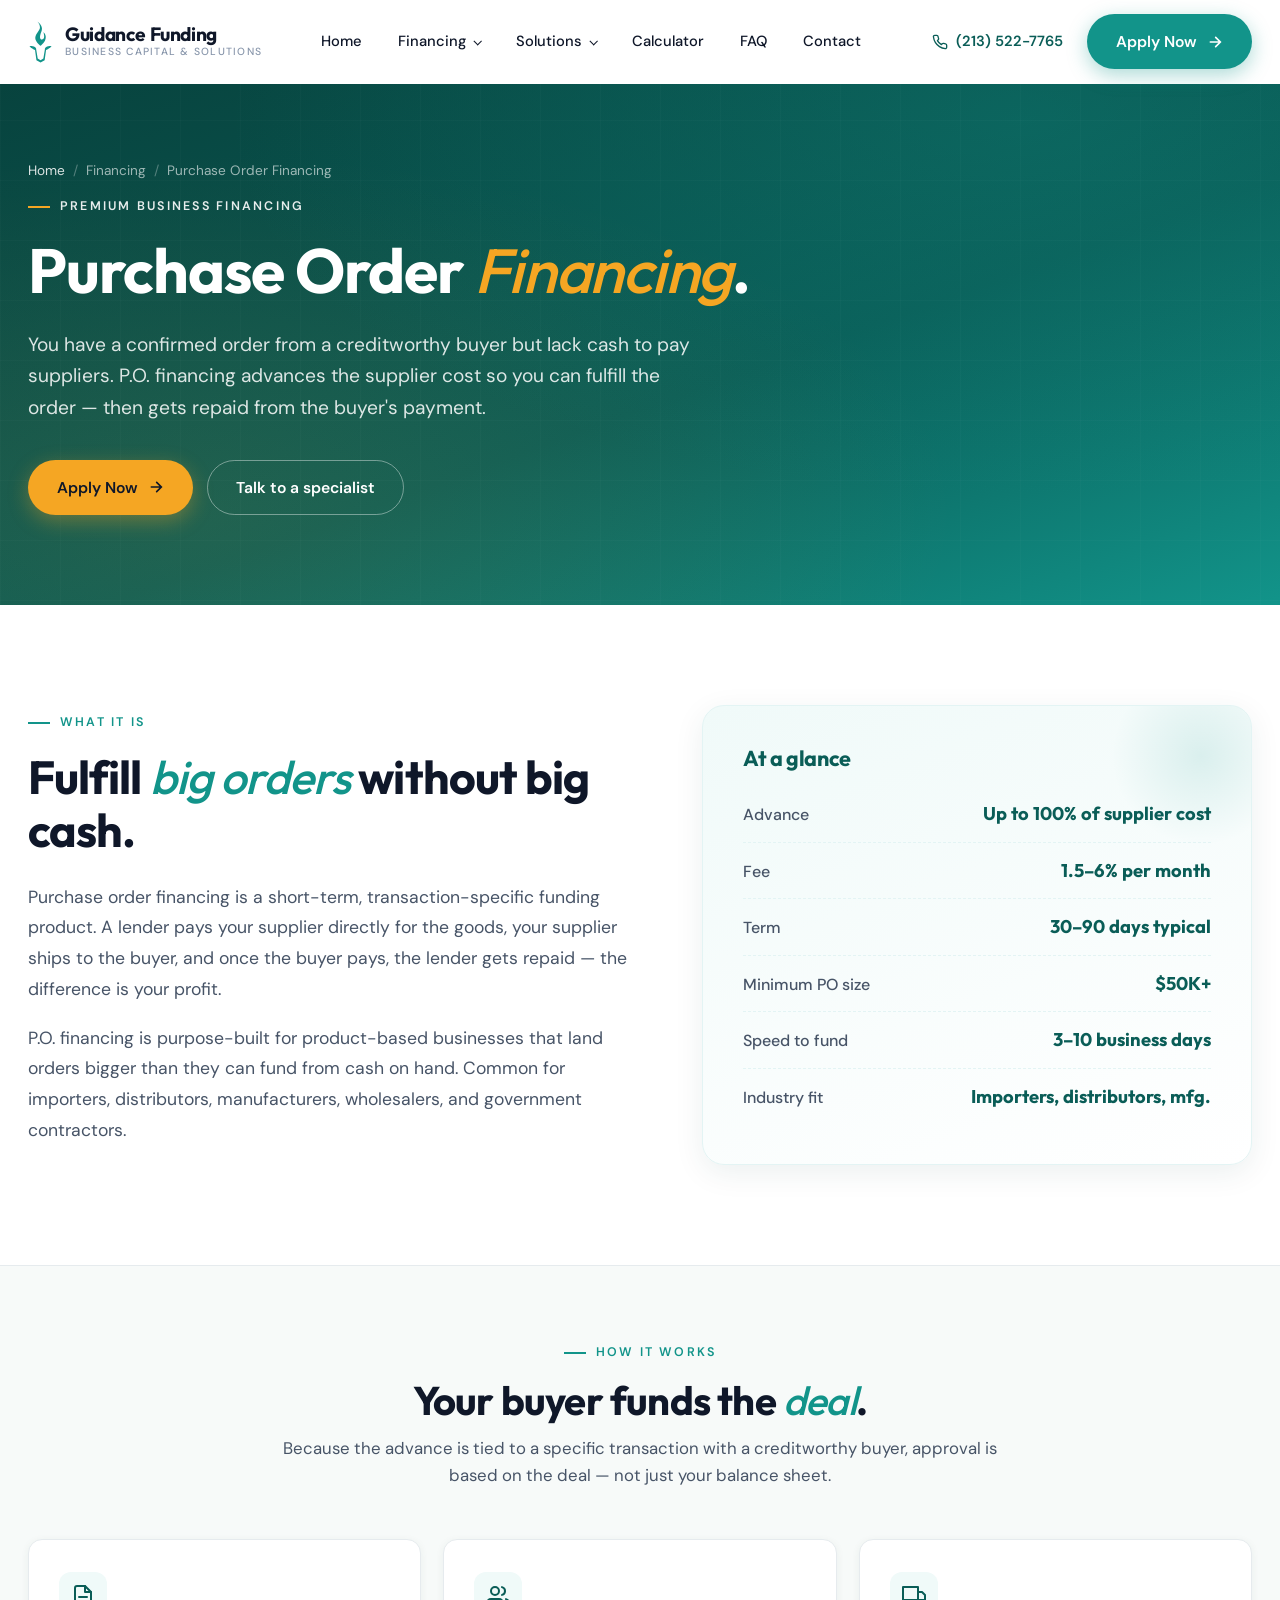
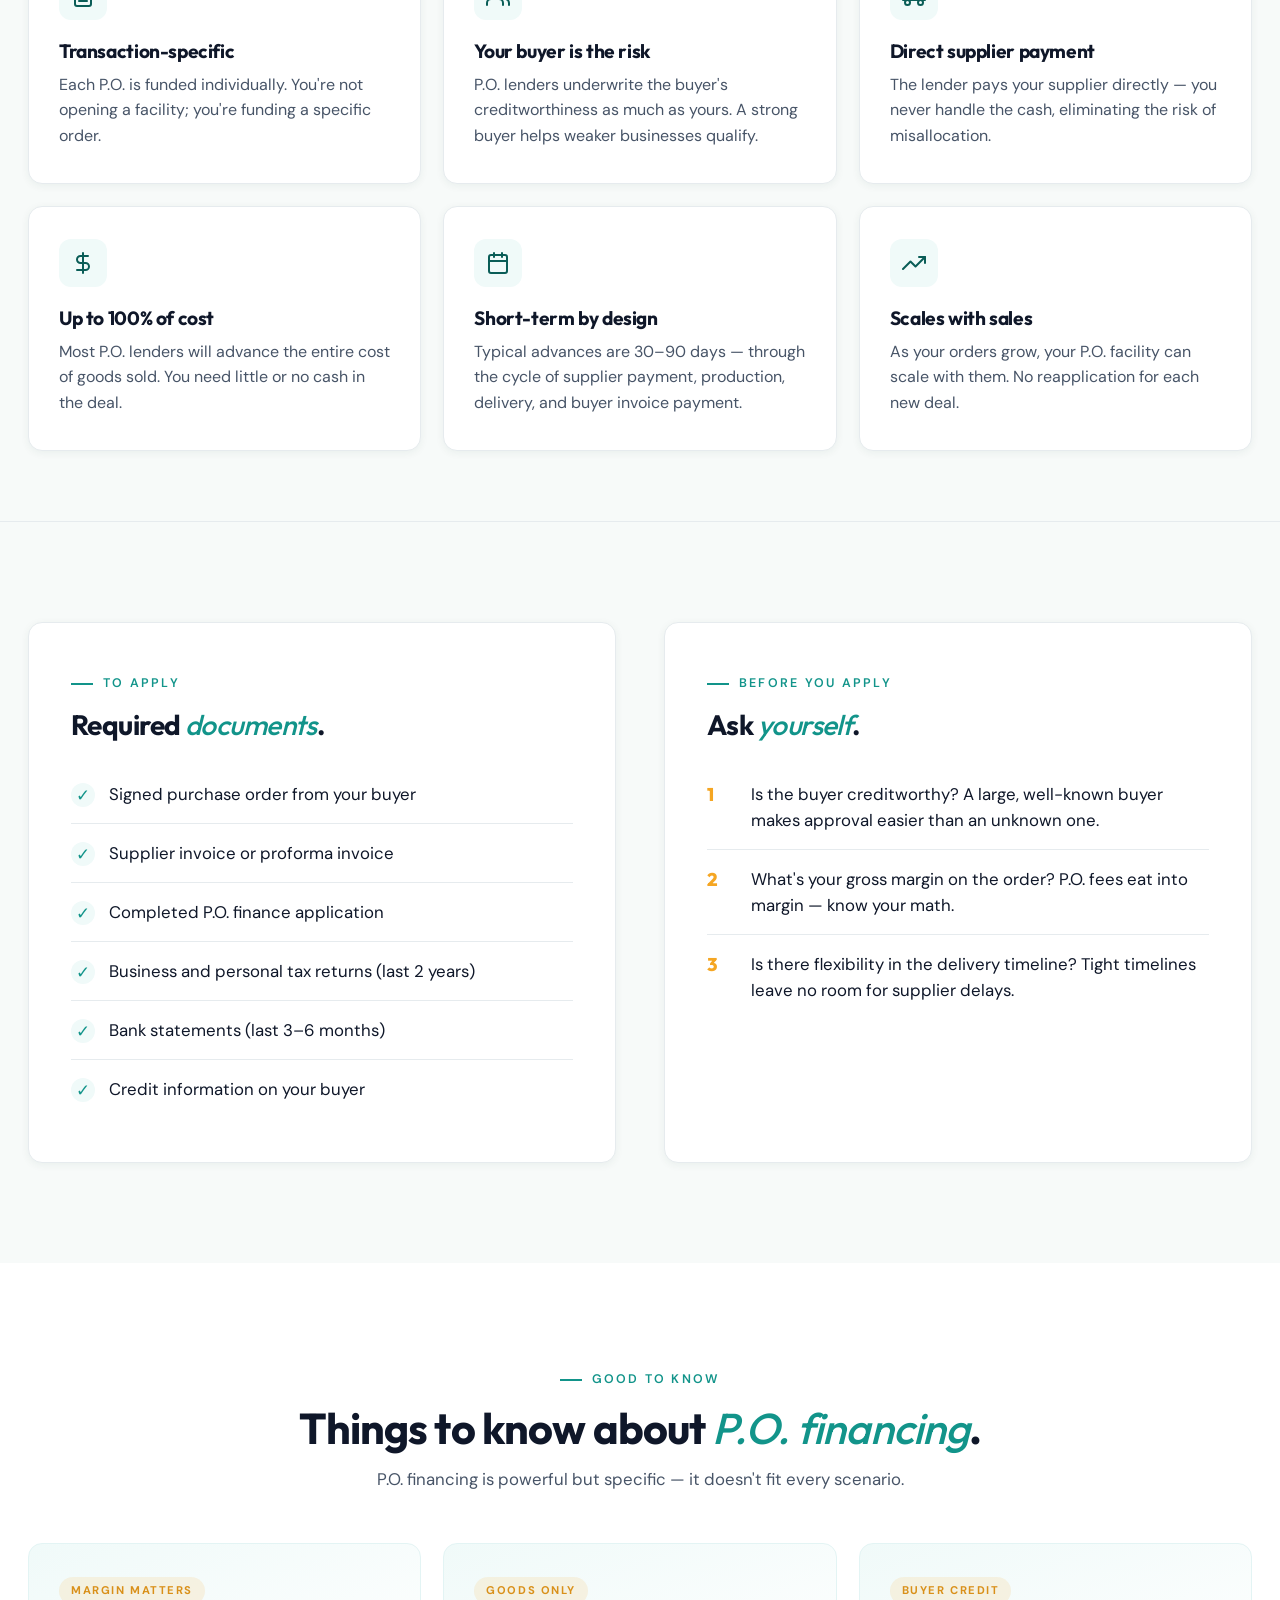
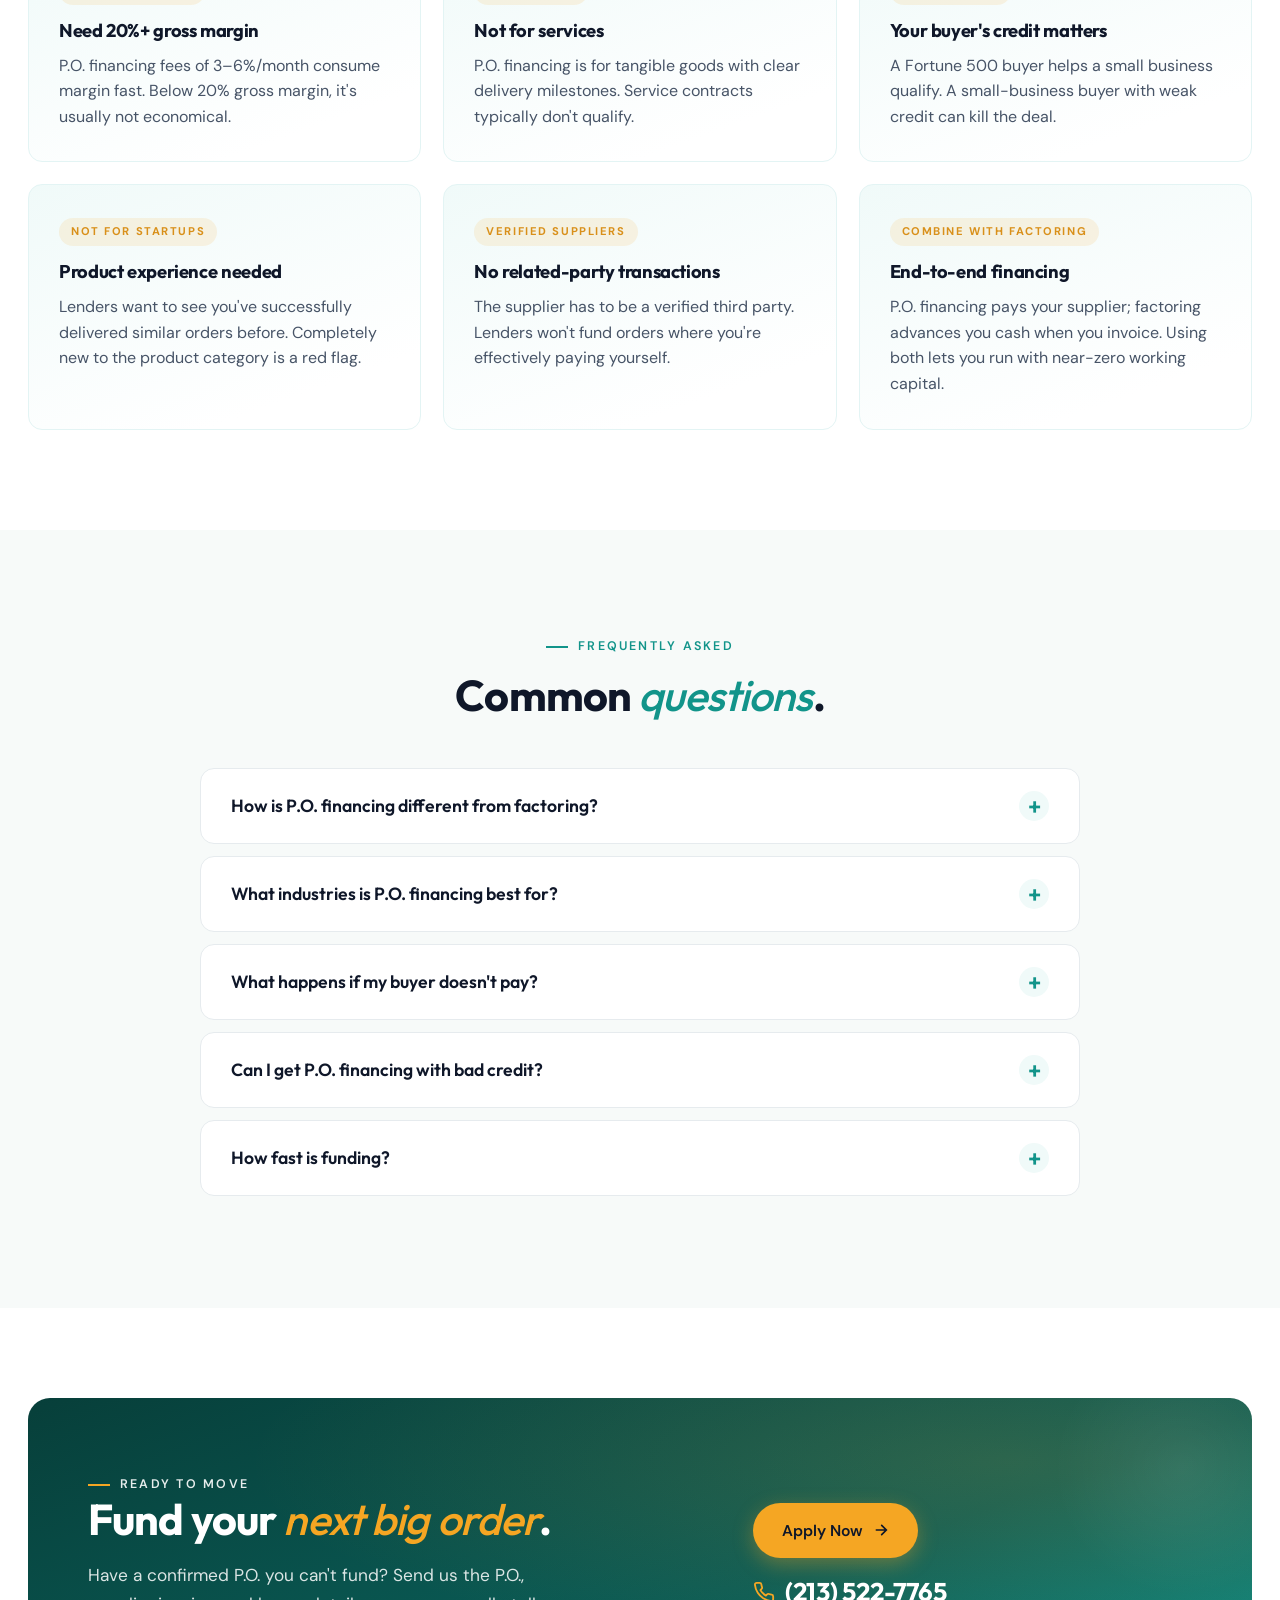
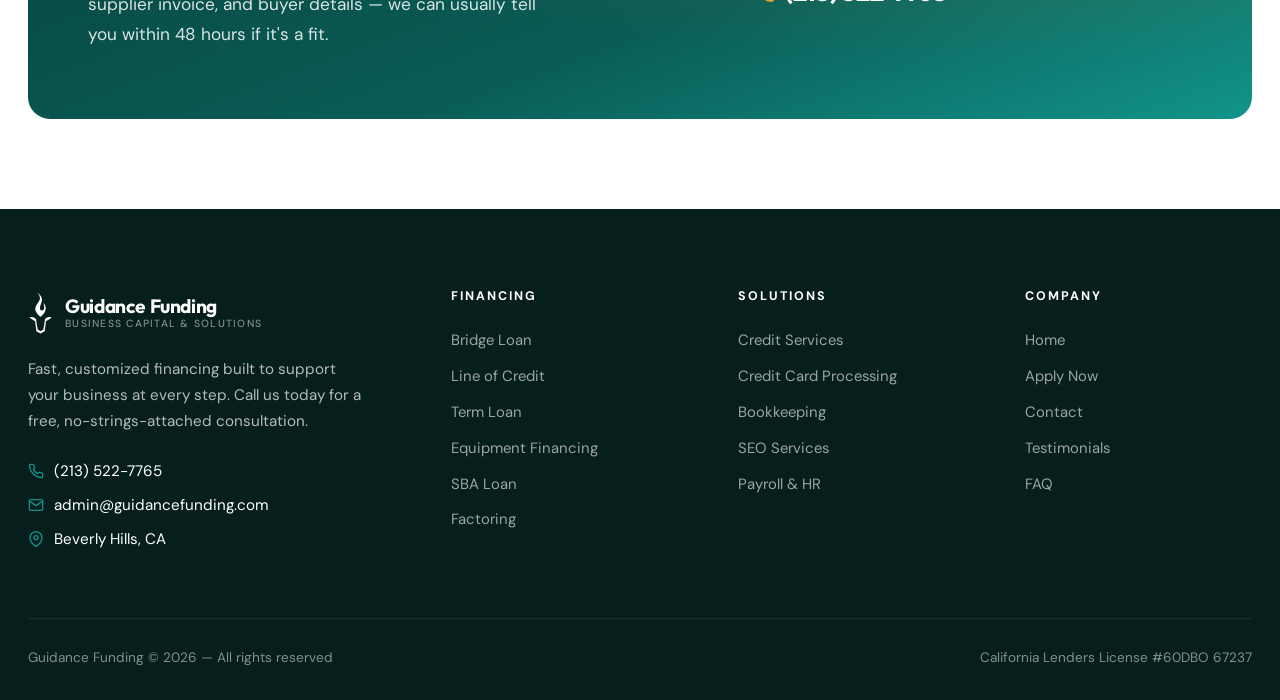
<file: po.html>
<!DOCTYPE html>
<html lang="en">
<head>
<meta charset="UTF-8" />
<meta name="viewport" content="width=device-width, initial-scale=1.0" />
<title>Purchase Order Financing — Guidance Funding</title>
<meta name="description" content="Finance supplier costs against confirmed purchase orders. Fill large orders without tying up your own cash." />
<link rel="preconnect" href="https://fonts.googleapis.com" />
<link rel="preconnect" href="https://fonts.gstatic.com" crossorigin />
<link href="https://fonts.googleapis.com/css2?family=Outfit:wght@300;400;500;600;700;800&family=DM+Sans:opsz,wght@9..40,300;9..40,400;9..40,500;9..40,600;9..40,700&display=swap" rel="stylesheet" />
<link rel="stylesheet" href="styles.css" />
</head>
<body>
<div class="nav-wrap" id="navWrap">
  <nav class="nav">
    <div class="nav-inner">
      <a href="index.html" class="logo">
        <div class="logo-mark" aria-label="Guidance Funding"><svg viewBox="0 0 1568 3000" xmlns="http://www.w3.org/2000/svg" aria-hidden="true"><path d="M784,2783.39l257.18-146.24,87.41-632.03c57.15-23.53,83.18-34.08,195.99-109.64,89.77-60.13,148.6-151.74,148.6-151.74,0,0-155.46-7.61-279.03,44.54-129.43,54.63-141.2,137.84-139.52,186.58l-94.13,554.71-176.5,107.58-176.5-107.58-94.13-554.71c1.68-48.75-10.09-131.95-139.52-186.58-123.57-52.16-279.03-44.54-279.03-44.54,0,0,58.83,91.61,148.6,151.74,112.81,75.57,138.84,86.11,195.99,109.64l87.41,632.03,257.18,146.24h0Z"/><path d="M776.75,1740.23c41.98-13.6,241.99-211.95,289.65-330.16,144.88-359.4-104.22-521.09-104.22-521.09,0,0,159.67,426.02-87.41,457.21-37.14,4.69-163.24-27.25-110.22-275.67,41.77-195.73,111.38-256.15,108.74-421.62-4-250.82-287.64-432.29-287.64-432.29,0,0,168.39,156.22,161.37,373.17-6.55,202.47-271.97,372.85-291.93,643.03-17.1,231.46,321.66,507.43,321.66,507.43h0Z"/></svg></div>
        <div class="logo-text">
          <span class="name">Guidance Funding</span>
          <span class="tag">Business Capital &amp; Solutions</span>
        </div>
      </a>
      <ul class="nav-links">
        <li><a href="index.html">Home</a></li>
        <li class="has-drop">
          <span>Financing</span>
          <div class="drop">
            <h4 class="drop-title">Premium Business Financing</h4>
            <div class="drop-col">
              <a href="bridge.html">Bridge Loan</a>
              <a href="loc.html">Line of Credit</a>
              <a href="term.html">Term Loan</a>
              <a href="equipment.html">Equipment Financing</a>
            </div>
            <div class="drop-col">
              <a href="mortgage.html">Mortgage Financing</a>
              <a href="po.html">P.O. Financing</a>
              <a href="sba.html">SBA Loan</a>
              <a href="factoring.html">Factoring</a>
            </div>
          </div>
        </li>
        <li class="has-drop">
          <span>Solutions</span>
          <div class="drop">
            <h4 class="drop-title">Small Business Solutions</h4>
            <div class="drop-col">
              <a href="credit-services.html">Credit Services</a>
              <a href="ccp.html">Credit Card Processing</a>
              <a href="bookkeeping.html">Bookkeeping</a>
            </div>
            <div class="drop-col">
              <a href="seo.html">SEO Services</a>
              <a href="payroll.html">Payroll &amp; HR</a>
            </div>
          </div>
        </li>
        <li><a href="index.html#calculator">Calculator</a></li>
        <li><a href="index.html#faq">FAQ</a></li>
        <li><a href="contact.html">Contact</a></li>
      </ul>
      <div class="nav-right">
        <a href="tel:2135227765" class="phone-link">
          <svg viewBox="0 0 24 24" fill="none" stroke="currentColor" stroke-width="2" stroke-linecap="round" stroke-linejoin="round"><path d="M22 16.92v3a2 2 0 0 1-2.18 2 19.79 19.79 0 0 1-8.63-3.07 19.5 19.5 0 0 1-6-6 19.79 19.79 0 0 1-3.07-8.67A2 2 0 0 1 4.11 2h3a2 2 0 0 1 2 1.72 12.84 12.84 0 0 0 .7 2.81 2 2 0 0 1-.45 2.11L8.09 9.91a16 16 0 0 0 6 6l1.27-1.27a2 2 0 0 1 2.11-.45 12.84 12.84 0 0 0 2.81.7A2 2 0 0 1 22 16.92z"/></svg>
          (213) 522-7765
        </a>
        <a href="apply.html" class="btn btn-primary">Apply Now <svg class="arrow" viewBox="0 0 24 24" fill="none" stroke="currentColor" stroke-width="2.5" stroke-linecap="round"><path d="M5 12h14M13 5l7 7-7 7"/></svg></a>
      </div>
      <button class="nav-toggle" id="navToggle" aria-label="Menu">
        <span></span><span></span><span></span>
      </button>
    </div>
  </nav>
</div>
<aside class="mobile-nav" id="mobileNav">
  <a href="index.html">Home</a>
  <div class="group">
    <h4>Financing</h4>
    <a href="bridge.html">Bridge Loan</a>
    <a href="loc.html">Line of Credit</a>
    <a href="term.html">Term Loan</a>
    <a href="equipment.html">Equipment Financing</a>
    <a href="mortgage.html">Mortgage Financing</a>
    <a href="po.html">P.O. Financing</a>
    <a href="sba.html">SBA Loan</a>
    <a href="factoring.html">Factoring</a>
  </div>
  <div class="group">
    <h4>Solutions</h4>
    <a href="credit-services.html">Credit Services</a>
    <a href="ccp.html">Credit Card Processing</a>
    <a href="bookkeeping.html">Bookkeeping</a>
    <a href="seo.html">SEO Services</a>
    <a href="payroll.html">Payroll &amp; HR</a>
  </div>
  <a href="index.html#calculator">Calculator</a>
  <a href="index.html#faq">FAQ</a>
  <a href="contact.html">Contact</a>
  <div class="mobile-cta">
    <a href="tel:2135227765" class="btn btn-ghost" style="width:100%; margin-bottom:10px;">(213) 522-7765</a>
    <a href="apply.html" class="btn btn-primary" style="width:100%;">Apply Now</a>
  </div>
</aside>
<section class="page-hero">
  <div class="container">
    <div class="crumbs">
      <a href="index.html">Home</a>
      <span class="sep">/</span>
      <span>Financing</span>
      <span class="sep">/</span>
      <span>Purchase Order Financing</span>
    </div>
    <div class="eyebrow eyebrow-light">Premium Business Financing</div>
    <h1>Purchase Order <span class="accent">Financing</span>.</h1>
    <p class="lede">You have a confirmed order from a creditworthy buyer but lack cash to pay suppliers. P.O. financing advances the supplier cost so you can fulfill the order &mdash; then gets repaid from the buyer's payment.</p>
    <div class="page-hero-ctas">
      <a href="apply.html" class="btn btn-amber">
        Apply Now
        <svg class="arrow" viewBox="0 0 24 24" fill="none" stroke="currentColor" stroke-width="2.5" stroke-linecap="round"><path d="M5 12h14M13 5l7 7-7 7"/></svg>
      </a>
      <a href="tel:2135227765" class="btn btn-outline">Talk to a specialist</a>
    </div>
  </div>
</section><section class="overview">
  <div class="container">
    <div class="overview-grid">
      <div class="reveal">
        <div class="eyebrow">What it is</div>
        <h2>Fulfill <span class="accent">big orders</span> without big cash.</h2>
        <p>Purchase order financing is a short-term, transaction-specific funding product. A lender pays your supplier directly for the goods, your supplier ships to the buyer, and once the buyer pays, the lender gets repaid &mdash; the difference is your profit.</p>
        <p>P.O. financing is purpose-built for product-based businesses that land orders bigger than they can fund from cash on hand. Common for importers, distributors, manufacturers, wholesalers, and government contractors.</p>
      </div>
      <div class="overview-card reveal">
        <h3>At a glance</h3>
        <ul>
          <li><span class="lbl">Advance</span><span class="val">Up to 100% of supplier cost</span></li>
          <li><span class="lbl">Fee</span><span class="val">1.5&ndash;6% per month</span></li>
          <li><span class="lbl">Term</span><span class="val">30&ndash;90 days typical</span></li>
          <li><span class="lbl">Minimum PO size</span><span class="val">$50K+</span></li>
          <li><span class="lbl">Speed to fund</span><span class="val">3&ndash;10 business days</span></li>
          <li><span class="lbl">Industry fit</span><span class="val">Importers, distributors, mfg.</span></li>
        </ul>
      </div>
    </div>
  </div>
</section><section class="facts">
  <div class="container">
    <div class="facts-head reveal">
      <div class="eyebrow" style="justify-content:center;">How it works</div>
      <h2>Your buyer funds the <span class="accent">deal</span>.</h2>
      <p>Because the advance is tied to a specific transaction with a creditworthy buyer, approval is based on the deal &mdash; not just your balance sheet.</p>
    </div>
    <div class="facts-grid">
      <div class="fact reveal">
        <div class="fact-icon"><svg viewBox="0 0 24 24" fill="none" stroke="currentColor" stroke-width="2" stroke-linecap="round" stroke-linejoin="round"><path d="M14 2H6a2 2 0 0 0-2 2v16a2 2 0 0 0 2 2h12a2 2 0 0 0 2-2V8z"/><polyline points="14 2 14 8 20 8"/><line x1="16" y1="13" x2="8" y2="13"/><line x1="16" y1="17" x2="8" y2="17"/></svg></div>
        <h4>Transaction-specific</h4>
        <p>Each P.O. is funded individually. You're not opening a facility; you're funding a specific order.</p>
      </div>
      <div class="fact reveal">
        <div class="fact-icon"><svg viewBox="0 0 24 24" fill="none" stroke="currentColor" stroke-width="2" stroke-linecap="round" stroke-linejoin="round"><path d="M17 21v-2a4 4 0 0 0-4-4H5a4 4 0 0 0-4 4v2"/><circle cx="9" cy="7" r="4"/><path d="M23 21v-2a4 4 0 0 0-3-3.87M16 3.13a4 4 0 0 1 0 7.75"/></svg></div>
        <h4>Your buyer is the risk</h4>
        <p>P.O. lenders underwrite the buyer's creditworthiness as much as yours. A strong buyer helps weaker businesses qualify.</p>
      </div>
      <div class="fact reveal">
        <div class="fact-icon"><svg viewBox="0 0 24 24" fill="none" stroke="currentColor" stroke-width="2" stroke-linecap="round" stroke-linejoin="round"><path d="M1 3h15v13H1z"/><path d="M16 8h4l3 3v5h-7V8z"/><circle cx="5.5" cy="18.5" r="2.5"/><circle cx="18.5" cy="18.5" r="2.5"/></svg></div>
        <h4>Direct supplier payment</h4>
        <p>The lender pays your supplier directly &mdash; you never handle the cash, eliminating the risk of misallocation.</p>
      </div>
      <div class="fact reveal">
        <div class="fact-icon"><svg viewBox="0 0 24 24" fill="none" stroke="currentColor" stroke-width="2" stroke-linecap="round" stroke-linejoin="round"><path d="M12 2v20M17 5H9.5a3.5 3.5 0 0 0 0 7h5a3.5 3.5 0 0 1 0 7H6"/></svg></div>
        <h4>Up to 100% of cost</h4>
        <p>Most P.O. lenders will advance the entire cost of goods sold. You need little or no cash in the deal.</p>
      </div>
      <div class="fact reveal">
        <div class="fact-icon"><svg viewBox="0 0 24 24" fill="none" stroke="currentColor" stroke-width="2" stroke-linecap="round" stroke-linejoin="round"><rect x="3" y="4" width="18" height="18" rx="2" ry="2"/><line x1="16" y1="2" x2="16" y2="6"/><line x1="8" y1="2" x2="8" y2="6"/><line x1="3" y1="10" x2="21" y2="10"/></svg></div>
        <h4>Short-term by design</h4>
        <p>Typical advances are 30&ndash;90 days &mdash; through the cycle of supplier payment, production, delivery, and buyer invoice payment.</p>
      </div>
      <div class="fact reveal">
        <div class="fact-icon"><svg viewBox="0 0 24 24" fill="none" stroke="currentColor" stroke-width="2" stroke-linecap="round" stroke-linejoin="round"><polyline points="23 6 13.5 15.5 8.5 10.5 1 18"/><polyline points="17 6 23 6 23 12"/></svg></div>
        <h4>Scales with sales</h4>
        <p>As your orders grow, your P.O. facility can scale with them. No reapplication for each new deal.</p>
      </div>
    </div>
  </div>
</section><section class="split-section">
  <div class="container">
    <div class="split-grid">
      <div class="split-card reveal">
        <div class="eyebrow">To apply</div>
        <h3>Required <span class="accent">documents</span>.</h3>
        <ul class="doc-list">
          <li>Signed purchase order from your buyer</li>
          <li>Supplier invoice or proforma invoice</li>
          <li>Completed P.O. finance application</li>
          <li>Business and personal tax returns (last 2 years)</li>
          <li>Bank statements (last 3&ndash;6 months)</li>
          <li>Credit information on your buyer</li>
        </ul>
      </div>
      <div class="split-card reveal">
        <div class="eyebrow">Before you apply</div>
        <h3>Ask <span class="accent">yourself</span>.</h3>
        <ul class="q-list">
          <li>Is the buyer creditworthy? A large, well-known buyer makes approval easier than an unknown one.</li>
          <li>What's your gross margin on the order? P.O. fees eat into margin &mdash; know your math.</li>
          <li>Is there flexibility in the delivery timeline? Tight timelines leave no room for supplier delays.</li>
        </ul>
      </div>
    </div>
  </div>
</section><section class="gtk-section">
  <div class="container">
    <div class="gtk-head reveal">
      <div class="eyebrow" style="justify-content:center;">Good to know</div>
      <h2>Things to know about <span class="accent">P.O. financing</span>.</h2>
      <p>P.O. financing is powerful but specific &mdash; it doesn't fit every scenario.</p>
    </div>
    <div class="gtk-grid">
      <div class="gtk-card reveal">
        <span class="tag">Margin matters</span>
        <h4>Need 20%+ gross margin</h4>
        <p>P.O. financing fees of 3&ndash;6%/month consume margin fast. Below 20% gross margin, it's usually not economical.</p>
      </div>
      <div class="gtk-card reveal">
        <span class="tag">Goods only</span>
        <h4>Not for services</h4>
        <p>P.O. financing is for tangible goods with clear delivery milestones. Service contracts typically don't qualify.</p>
      </div>
      <div class="gtk-card reveal">
        <span class="tag">Buyer credit</span>
        <h4>Your buyer's credit matters</h4>
        <p>A Fortune 500 buyer helps a small business qualify. A small-business buyer with weak credit can kill the deal.</p>
      </div>
      <div class="gtk-card reveal">
        <span class="tag">Not for startups</span>
        <h4>Product experience needed</h4>
        <p>Lenders want to see you've successfully delivered similar orders before. Completely new to the product category is a red flag.</p>
      </div>
      <div class="gtk-card reveal">
        <span class="tag">Verified suppliers</span>
        <h4>No related-party transactions</h4>
        <p>The supplier has to be a verified third party. Lenders won't fund orders where you're effectively paying yourself.</p>
      </div>
      <div class="gtk-card reveal">
        <span class="tag">Combine with factoring</span>
        <h4>End-to-end financing</h4>
        <p>P.O. financing pays your supplier; factoring advances you cash when you invoice. Using both lets you run with near-zero working capital.</p>
      </div>
    </div>
  </div>
</section><section class="faq-section">
  <div class="container">
    <div class="faq-head reveal">
      <div class="eyebrow" style="justify-content:center;">Frequently asked</div>
      <h2>Common <span class="accent">questions</span>.</h2>
    </div>
    <div class="faq-list">
      <details class="faq-item reveal">
        <summary>How is P.O. financing different from factoring? <span class="plus">+</span></summary>
        <div class="answer">P.O. financing funds you before you deliver &mdash; it pays your supplier to produce the goods. Factoring funds you after you deliver &mdash; it advances against your invoice. Many businesses use both in sequence on the same deal.</div>
      </details>
      <details class="faq-item reveal">
        <summary>What industries is P.O. financing best for? <span class="plus">+</span></summary>
        <div class="answer">Importers, distributors, wholesalers, manufacturers, and government contractors. Anyone who receives confirmed orders that require significant upfront supplier payment.</div>
      </details>
      <details class="faq-item reveal">
        <summary>What happens if my buyer doesn't pay? <span class="plus">+</span></summary>
        <div class="answer">This is why buyer creditworthiness matters. Most P.O. lenders require credit insurance on the transaction or will only fund orders with insured-grade buyers. If the buyer defaults, the insurance (or the lender's reserve) covers the loss.</div>
      </details>
      <details class="faq-item reveal">
        <summary>Can I get P.O. financing with bad credit? <span class="plus">+</span></summary>
        <div class="answer">Sometimes. Because the lender underwrites the buyer as much as you, strong buyers can compensate for weaker borrower credit &mdash; but you'll still need to demonstrate the operational capability to deliver.</div>
      </details>
      <details class="faq-item reveal">
        <summary>How fast is funding? <span class="plus">+</span></summary>
        <div class="answer">Once all documents are in and the buyer is verified, funding is typically 3&ndash;10 business days. First-time deals take longer; repeat deals with the same lender can fund in 48 hours.</div>
      </details>
    </div>
  </div>
</section><section class="final-cta">
  <div class="container">
    <div class="final-cta-inner reveal">
      <div>
        <div class="eyebrow eyebrow-light">Ready to move</div>
        <h2>Fund your <span class="accent">next big order</span>.</h2>
        <p>Have a confirmed P.O. you can't fund? Send us the P.O., supplier invoice, and buyer details &mdash; we can usually tell you within 48 hours if it's a fit.</p>
      </div>
      <div class="final-cta-right">
        <a href="apply.html" class="btn btn-amber">
          Apply Now
          <svg class="arrow" viewBox="0 0 24 24" fill="none" stroke="currentColor" stroke-width="2.5" stroke-linecap="round"><path d="M5 12h14M13 5l7 7-7 7"/></svg>
        </a>
        <a href="tel:2135227765" class="final-cta-phone">
          <svg viewBox="0 0 24 24" fill="none" stroke="currentColor" stroke-width="2" stroke-linecap="round" stroke-linejoin="round"><path d="M22 16.92v3a2 2 0 0 1-2.18 2 19.79 19.79 0 0 1-8.63-3.07 19.5 19.5 0 0 1-6-6 19.79 19.79 0 0 1-3.07-8.67A2 2 0 0 1 4.11 2h3a2 2 0 0 1 2 1.72 12.84 12.84 0 0 0 .7 2.81 2 2 0 0 1-.45 2.11L8.09 9.91a16 16 0 0 0 6 6l1.27-1.27a2 2 0 0 1 2.11-.45 12.84 12.84 0 0 0 2.81.7A2 2 0 0 1 22 16.92z"/></svg>
          (213) 522-7765
        </a>
      </div>
    </div>
  </div>
</section><footer class="footer">
  <div class="container">
    <div class="footer-grid">
      <div class="footer-about">
        <a href="index.html" class="logo">
          <div class="logo-mark" aria-label="Guidance Funding"><svg viewBox="0 0 1568 3000" xmlns="http://www.w3.org/2000/svg" aria-hidden="true"><path d="M784,2783.39l257.18-146.24,87.41-632.03c57.15-23.53,83.18-34.08,195.99-109.64,89.77-60.13,148.6-151.74,148.6-151.74,0,0-155.46-7.61-279.03,44.54-129.43,54.63-141.2,137.84-139.52,186.58l-94.13,554.71-176.5,107.58-176.5-107.58-94.13-554.71c1.68-48.75-10.09-131.95-139.52-186.58-123.57-52.16-279.03-44.54-279.03-44.54,0,0,58.83,91.61,148.6,151.74,112.81,75.57,138.84,86.11,195.99,109.64l87.41,632.03,257.18,146.24h0Z"/><path d="M776.75,1740.23c41.98-13.6,241.99-211.95,289.65-330.16,144.88-359.4-104.22-521.09-104.22-521.09,0,0,159.67,426.02-87.41,457.21-37.14,4.69-163.24-27.25-110.22-275.67,41.77-195.73,111.38-256.15,108.74-421.62-4-250.82-287.64-432.29-287.64-432.29,0,0,168.39,156.22,161.37,373.17-6.55,202.47-271.97,372.85-291.93,643.03-17.1,231.46,321.66,507.43,321.66,507.43h0Z"/></svg></div>
          <div class="logo-text">
            <span class="name">Guidance Funding</span>
            <span class="tag">Business Capital &amp; Solutions</span>
          </div>
        </a>
        <p>Fast, customized financing built to support your business at every step. Call us today for a free, no-strings-attached consultation.</p>
        <a href="tel:2135227765" class="footer-contact-line">
          <svg viewBox="0 0 24 24" fill="none" stroke="currentColor" stroke-width="2" stroke-linecap="round" stroke-linejoin="round"><path d="M22 16.92v3a2 2 0 0 1-2.18 2 19.79 19.79 0 0 1-8.63-3.07 19.5 19.5 0 0 1-6-6 19.79 19.79 0 0 1-3.07-8.67A2 2 0 0 1 4.11 2h3a2 2 0 0 1 2 1.72 12.84 12.84 0 0 0 .7 2.81 2 2 0 0 1-.45 2.11L8.09 9.91a16 16 0 0 0 6 6l1.27-1.27a2 2 0 0 1 2.11-.45 12.84 12.84 0 0 0 2.81.7A2 2 0 0 1 22 16.92z"/></svg>
          (213) 522-7765
        </a>
        <a href="mailto:admin@guidancefunding.com" class="footer-contact-line">
          <svg viewBox="0 0 24 24" fill="none" stroke="currentColor" stroke-width="2" stroke-linecap="round" stroke-linejoin="round"><path d="M4 4h16c1.1 0 2 .9 2 2v12c0 1.1-.9 2-2 2H4c-1.1 0-2-.9-2-2V6c0-1.1.9-2 2-2z"/><path d="M22 6l-10 7L2 6"/></svg>
          admin@guidancefunding.com
        </a>
        <span class="footer-contact-line">
          <svg viewBox="0 0 24 24" fill="none" stroke="currentColor" stroke-width="2" stroke-linecap="round" stroke-linejoin="round"><path d="M21 10c0 7-9 13-9 13s-9-6-9-13a9 9 0 0 1 18 0z"/><circle cx="12" cy="10" r="3"/></svg>
          Beverly Hills, CA
        </span>
      </div>
      <div class="footer-col">
        <h5>Financing</h5>
        <ul>
          <li><a href="bridge.html">Bridge Loan</a></li>
          <li><a href="loc.html">Line of Credit</a></li>
          <li><a href="term.html">Term Loan</a></li>
          <li><a href="equipment.html">Equipment Financing</a></li>
          <li><a href="sba.html">SBA Loan</a></li>
          <li><a href="factoring.html">Factoring</a></li>
        </ul>
      </div>
      <div class="footer-col">
        <h5>Solutions</h5>
        <ul>
          <li><a href="credit-services.html">Credit Services</a></li>
          <li><a href="ccp.html">Credit Card Processing</a></li>
          <li><a href="bookkeeping.html">Bookkeeping</a></li>
          <li><a href="seo.html">SEO Services</a></li>
          <li><a href="payroll.html">Payroll &amp; HR</a></li>
        </ul>
      </div>
      <div class="footer-col">
        <h5>Company</h5>
        <ul>
          <li><a href="index.html">Home</a></li>
          <li><a href="apply.html">Apply Now</a></li>
          <li><a href="contact.html">Contact</a></li>
          <li><a href="index.html#testimonials">Testimonials</a></li>
          <li><a href="index.html#faq">FAQ</a></li>
        </ul>
      </div>
    </div>
    <div class="footer-bottom">
      <div>Guidance Funding © 2026 — All rights reserved</div>
      <div>California Lenders License #60DBO 67237</div>
    </div>
  </div>
</footer>
<script>
const navWrap = document.getElementById('navWrap');
window.addEventListener('scroll', () => {
  if (window.scrollY > 20) navWrap.classList.add('scrolled');
  else navWrap.classList.remove('scrolled');
});
const navToggle = document.getElementById('navToggle');
const mobileNav = document.getElementById('mobileNav');
navToggle.addEventListener('click', () => {
  navToggle.classList.toggle('active');
  mobileNav.classList.toggle('open');
});
document.querySelectorAll('.mobile-nav a').forEach(link => {
  link.addEventListener('click', () => {
    navToggle.classList.remove('active');
    mobileNav.classList.remove('open');
  });
});
const io = new IntersectionObserver((entries) => {
  entries.forEach(entry => {
    if (entry.isIntersecting) {
      entry.target.classList.add('in-view');
      io.unobserve(entry.target);
    }
  });
}, { threshold: 0.12, rootMargin: '0px 0px -50px 0px' });
document.querySelectorAll('.reveal').forEach(el => io.observe(el));
</script>
</body>
</html>
</file>
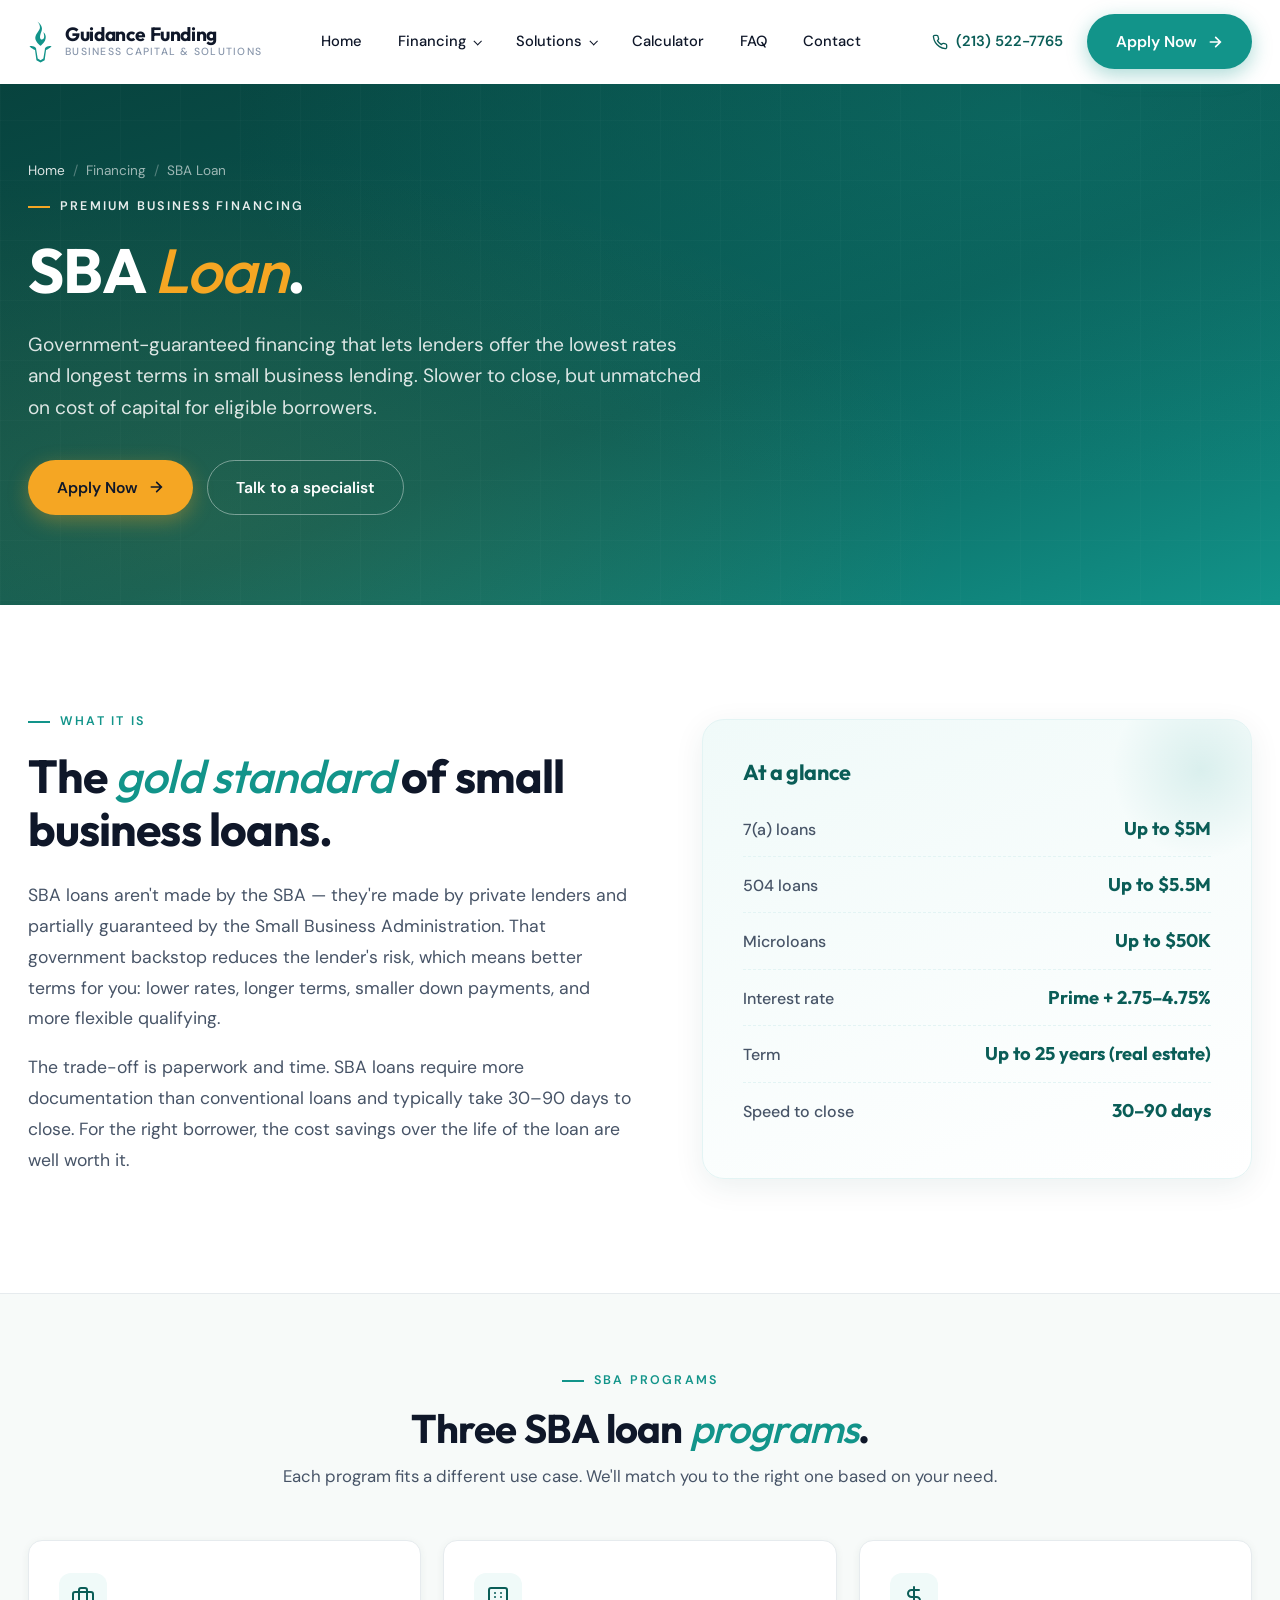
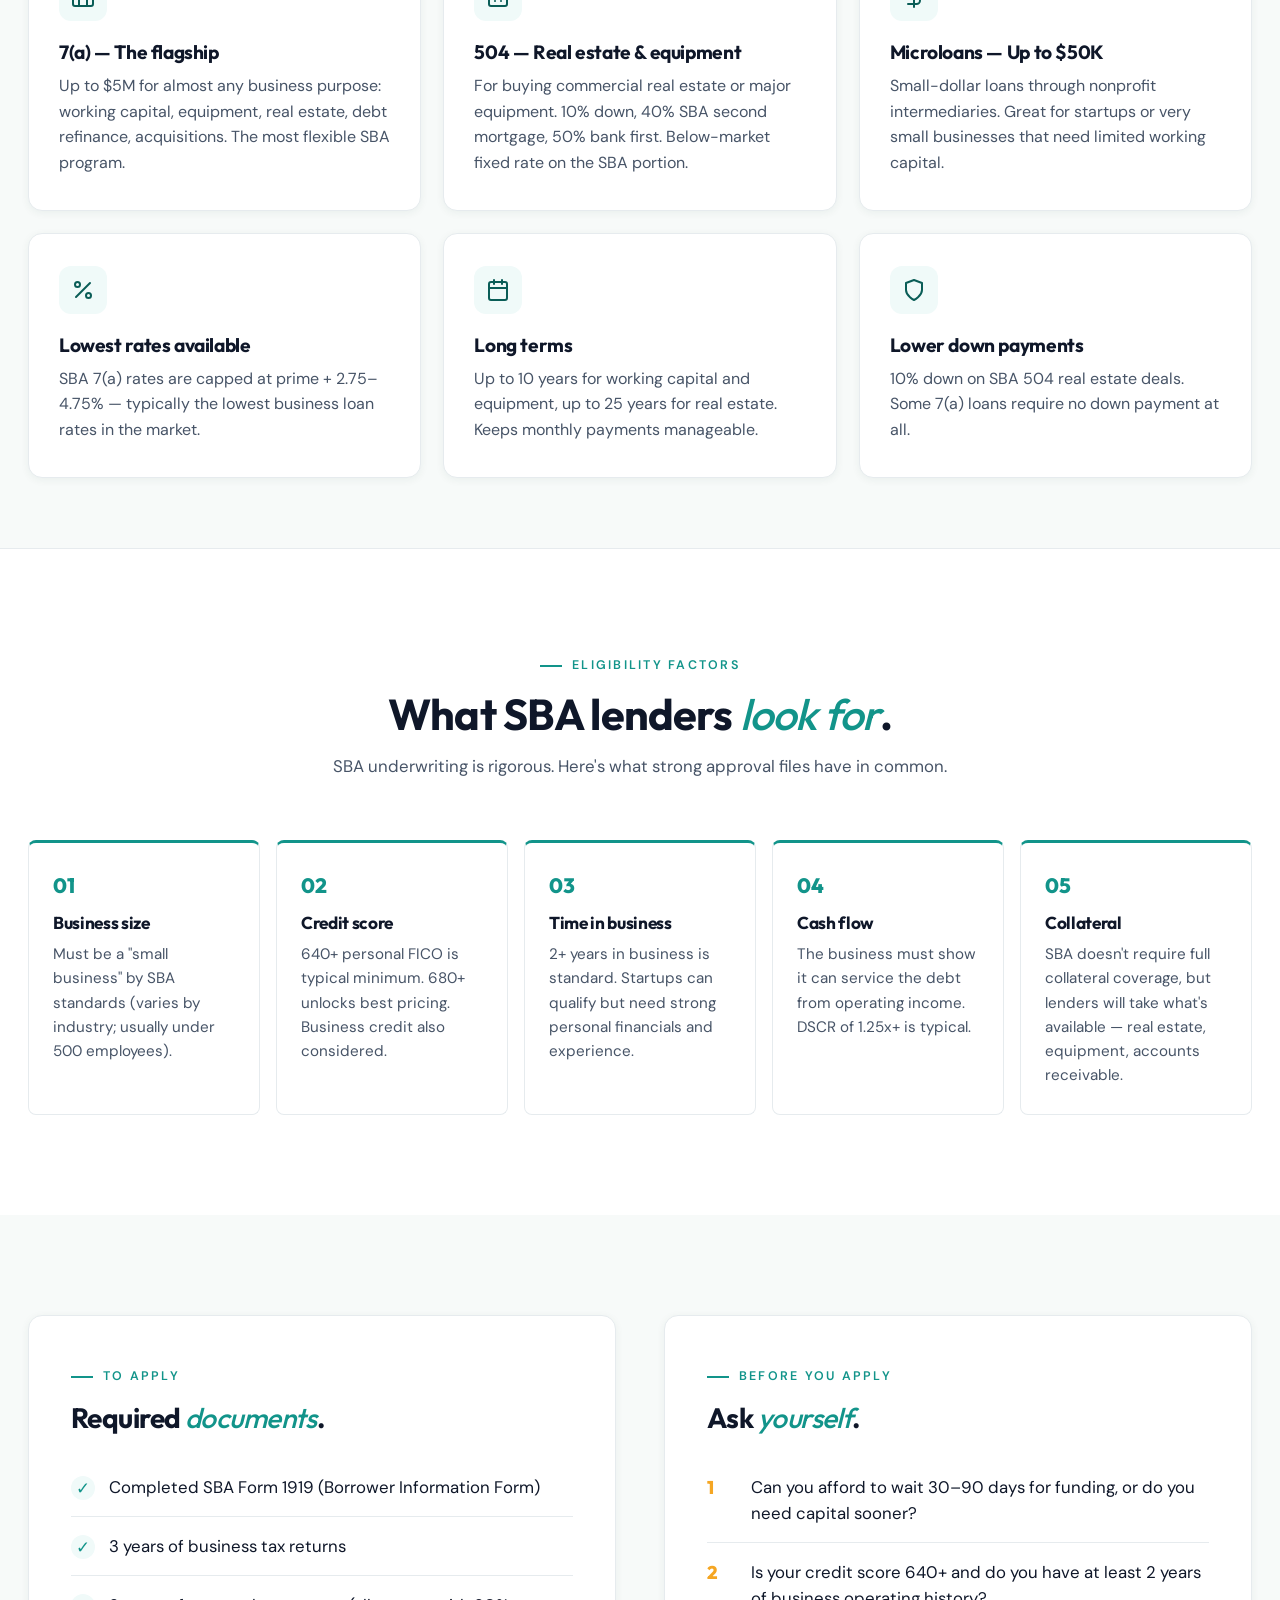
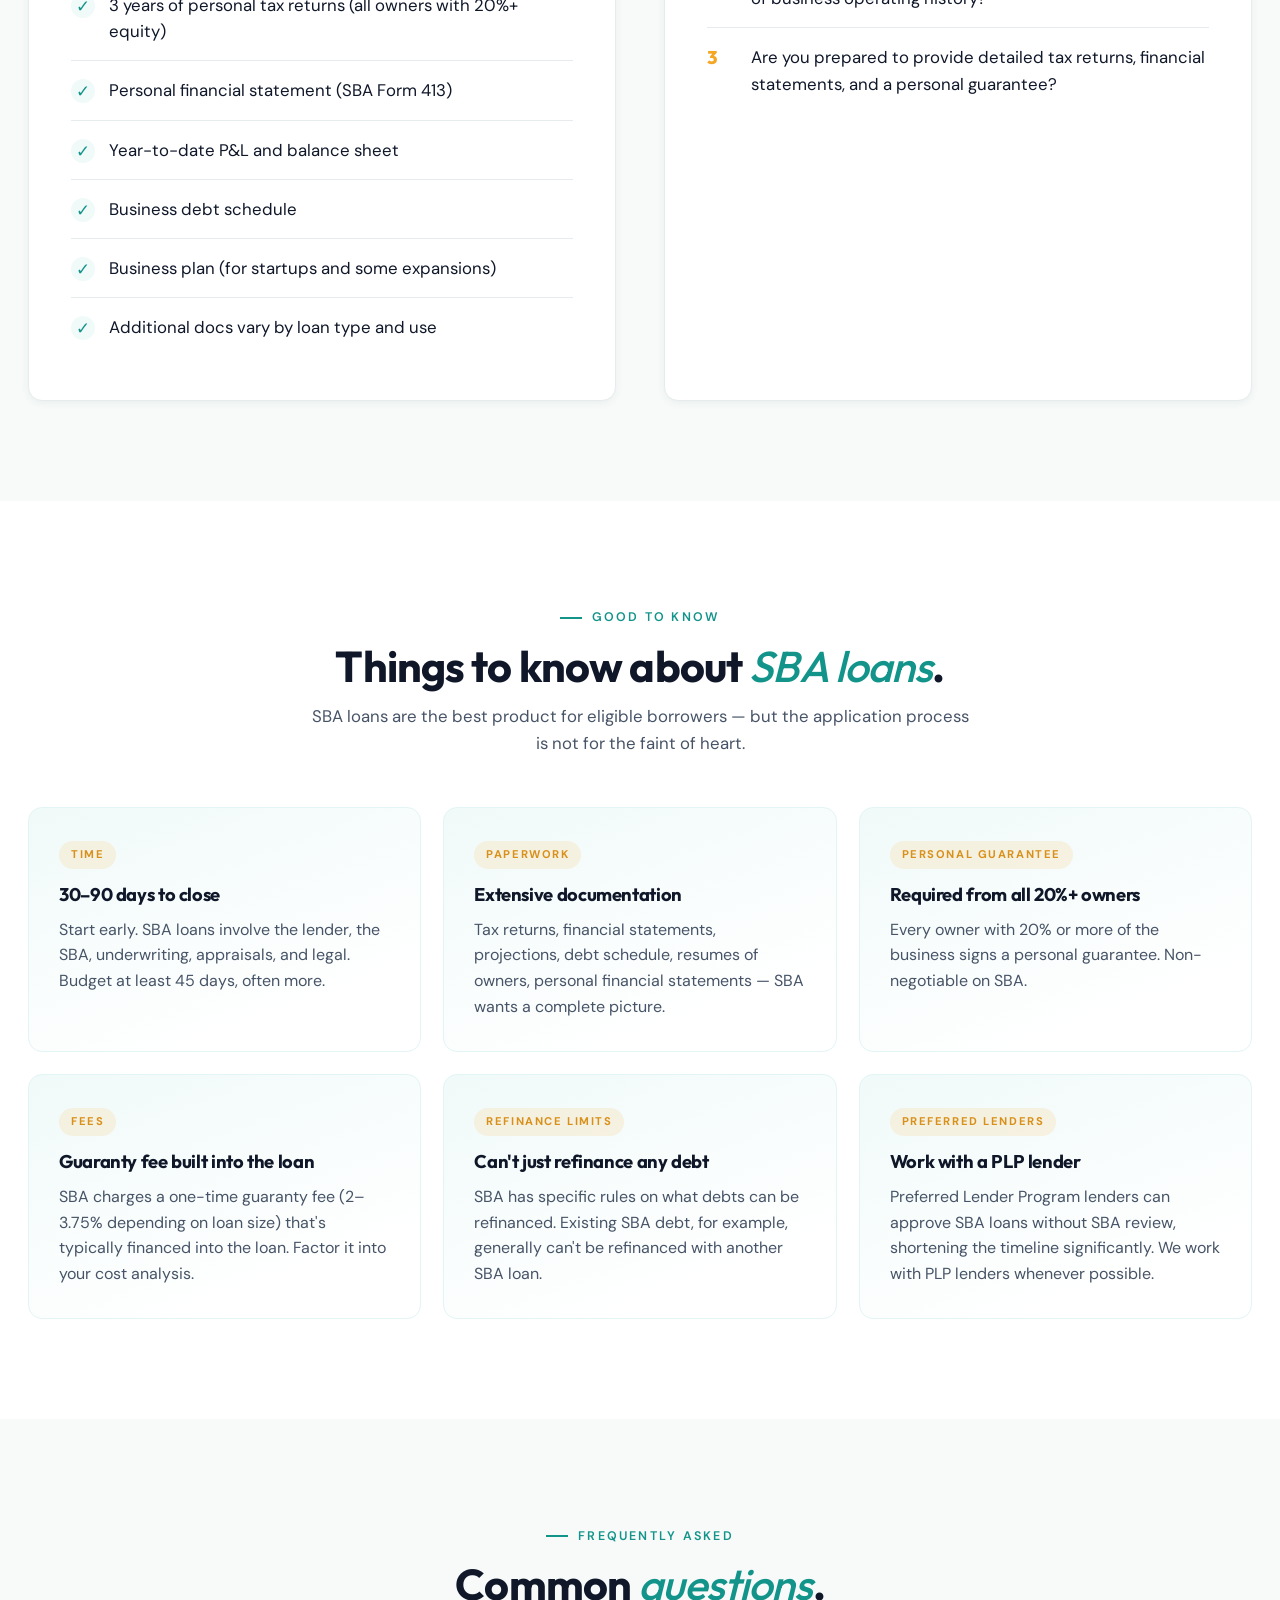
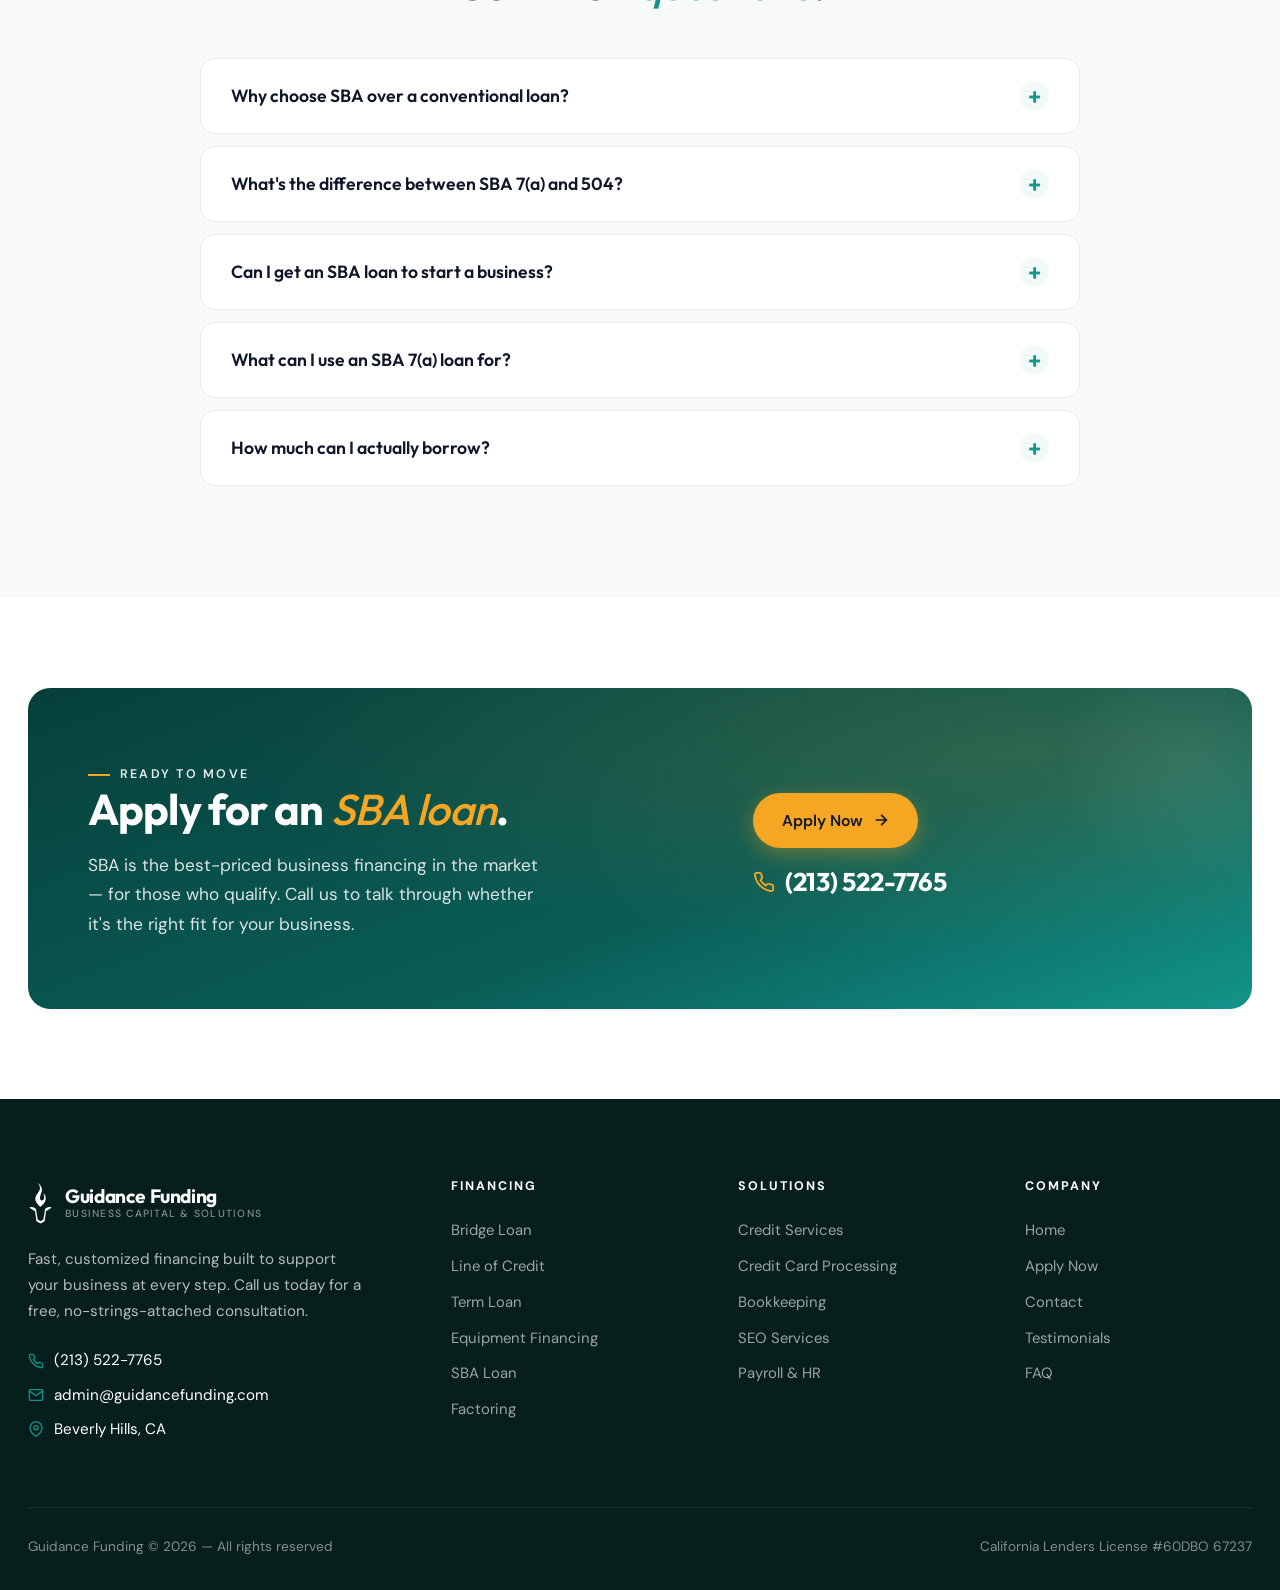
<file: sba.html>
<!DOCTYPE html>
<html lang="en">
<head>
<meta charset="UTF-8" />
<meta name="viewport" content="width=device-width, initial-scale=1.0" />
<title>SBA Loan — Guidance Funding</title>
<meta name="description" content="Government-backed SBA loans up to $5.5M. Lowest rates, longest terms in small business financing. 7(a), 504, and Microloan programs." />
<link rel="preconnect" href="https://fonts.googleapis.com" />
<link rel="preconnect" href="https://fonts.gstatic.com" crossorigin />
<link href="https://fonts.googleapis.com/css2?family=Outfit:wght@300;400;500;600;700;800&family=DM+Sans:opsz,wght@9..40,300;9..40,400;9..40,500;9..40,600;9..40,700&display=swap" rel="stylesheet" />
<link rel="stylesheet" href="styles.css" />
</head>
<body>
<div class="nav-wrap" id="navWrap">
  <nav class="nav">
    <div class="nav-inner">
      <a href="index.html" class="logo">
        <div class="logo-mark" aria-label="Guidance Funding"><svg viewBox="0 0 1568 3000" xmlns="http://www.w3.org/2000/svg" aria-hidden="true"><path d="M784,2783.39l257.18-146.24,87.41-632.03c57.15-23.53,83.18-34.08,195.99-109.64,89.77-60.13,148.6-151.74,148.6-151.74,0,0-155.46-7.61-279.03,44.54-129.43,54.63-141.2,137.84-139.52,186.58l-94.13,554.71-176.5,107.58-176.5-107.58-94.13-554.71c1.68-48.75-10.09-131.95-139.52-186.58-123.57-52.16-279.03-44.54-279.03-44.54,0,0,58.83,91.61,148.6,151.74,112.81,75.57,138.84,86.11,195.99,109.64l87.41,632.03,257.18,146.24h0Z"/><path d="M776.75,1740.23c41.98-13.6,241.99-211.95,289.65-330.16,144.88-359.4-104.22-521.09-104.22-521.09,0,0,159.67,426.02-87.41,457.21-37.14,4.69-163.24-27.25-110.22-275.67,41.77-195.73,111.38-256.15,108.74-421.62-4-250.82-287.64-432.29-287.64-432.29,0,0,168.39,156.22,161.37,373.17-6.55,202.47-271.97,372.85-291.93,643.03-17.1,231.46,321.66,507.43,321.66,507.43h0Z"/></svg></div>
        <div class="logo-text">
          <span class="name">Guidance Funding</span>
          <span class="tag">Business Capital &amp; Solutions</span>
        </div>
      </a>
      <ul class="nav-links">
        <li><a href="index.html">Home</a></li>
        <li class="has-drop">
          <span>Financing</span>
          <div class="drop">
            <h4 class="drop-title">Premium Business Financing</h4>
            <div class="drop-col">
              <a href="bridge.html">Bridge Loan</a>
              <a href="loc.html">Line of Credit</a>
              <a href="term.html">Term Loan</a>
              <a href="equipment.html">Equipment Financing</a>
            </div>
            <div class="drop-col">
              <a href="mortgage.html">Mortgage Financing</a>
              <a href="po.html">P.O. Financing</a>
              <a href="sba.html">SBA Loan</a>
              <a href="factoring.html">Factoring</a>
            </div>
          </div>
        </li>
        <li class="has-drop">
          <span>Solutions</span>
          <div class="drop">
            <h4 class="drop-title">Small Business Solutions</h4>
            <div class="drop-col">
              <a href="credit-services.html">Credit Services</a>
              <a href="ccp.html">Credit Card Processing</a>
              <a href="bookkeeping.html">Bookkeeping</a>
            </div>
            <div class="drop-col">
              <a href="seo.html">SEO Services</a>
              <a href="payroll.html">Payroll &amp; HR</a>
            </div>
          </div>
        </li>
        <li><a href="index.html#calculator">Calculator</a></li>
        <li><a href="index.html#faq">FAQ</a></li>
        <li><a href="contact.html">Contact</a></li>
      </ul>
      <div class="nav-right">
        <a href="tel:2135227765" class="phone-link">
          <svg viewBox="0 0 24 24" fill="none" stroke="currentColor" stroke-width="2" stroke-linecap="round" stroke-linejoin="round"><path d="M22 16.92v3a2 2 0 0 1-2.18 2 19.79 19.79 0 0 1-8.63-3.07 19.5 19.5 0 0 1-6-6 19.79 19.79 0 0 1-3.07-8.67A2 2 0 0 1 4.11 2h3a2 2 0 0 1 2 1.72 12.84 12.84 0 0 0 .7 2.81 2 2 0 0 1-.45 2.11L8.09 9.91a16 16 0 0 0 6 6l1.27-1.27a2 2 0 0 1 2.11-.45 12.84 12.84 0 0 0 2.81.7A2 2 0 0 1 22 16.92z"/></svg>
          (213) 522-7765
        </a>
        <a href="apply.html" class="btn btn-primary">Apply Now <svg class="arrow" viewBox="0 0 24 24" fill="none" stroke="currentColor" stroke-width="2.5" stroke-linecap="round"><path d="M5 12h14M13 5l7 7-7 7"/></svg></a>
      </div>
      <button class="nav-toggle" id="navToggle" aria-label="Menu">
        <span></span><span></span><span></span>
      </button>
    </div>
  </nav>
</div>
<aside class="mobile-nav" id="mobileNav">
  <a href="index.html">Home</a>
  <div class="group">
    <h4>Financing</h4>
    <a href="bridge.html">Bridge Loan</a>
    <a href="loc.html">Line of Credit</a>
    <a href="term.html">Term Loan</a>
    <a href="equipment.html">Equipment Financing</a>
    <a href="mortgage.html">Mortgage Financing</a>
    <a href="po.html">P.O. Financing</a>
    <a href="sba.html">SBA Loan</a>
    <a href="factoring.html">Factoring</a>
  </div>
  <div class="group">
    <h4>Solutions</h4>
    <a href="credit-services.html">Credit Services</a>
    <a href="ccp.html">Credit Card Processing</a>
    <a href="bookkeeping.html">Bookkeeping</a>
    <a href="seo.html">SEO Services</a>
    <a href="payroll.html">Payroll &amp; HR</a>
  </div>
  <a href="index.html#calculator">Calculator</a>
  <a href="index.html#faq">FAQ</a>
  <a href="contact.html">Contact</a>
  <div class="mobile-cta">
    <a href="tel:2135227765" class="btn btn-ghost" style="width:100%; margin-bottom:10px;">(213) 522-7765</a>
    <a href="apply.html" class="btn btn-primary" style="width:100%;">Apply Now</a>
  </div>
</aside>
<section class="page-hero">
  <div class="container">
    <div class="crumbs">
      <a href="index.html">Home</a>
      <span class="sep">/</span>
      <span>Financing</span>
      <span class="sep">/</span>
      <span>SBA Loan</span>
    </div>
    <div class="eyebrow eyebrow-light">Premium Business Financing</div>
    <h1>SBA <span class="accent">Loan</span>.</h1>
    <p class="lede">Government-guaranteed financing that lets lenders offer the lowest rates and longest terms in small business lending. Slower to close, but unmatched on cost of capital for eligible borrowers.</p>
    <div class="page-hero-ctas">
      <a href="apply.html" class="btn btn-amber">
        Apply Now
        <svg class="arrow" viewBox="0 0 24 24" fill="none" stroke="currentColor" stroke-width="2.5" stroke-linecap="round"><path d="M5 12h14M13 5l7 7-7 7"/></svg>
      </a>
      <a href="tel:2135227765" class="btn btn-outline">Talk to a specialist</a>
    </div>
  </div>
</section><section class="overview">
  <div class="container">
    <div class="overview-grid">
      <div class="reveal">
        <div class="eyebrow">What it is</div>
        <h2>The <span class="accent">gold standard</span> of small business loans.</h2>
        <p>SBA loans aren't made by the SBA &mdash; they're made by private lenders and partially guaranteed by the Small Business Administration. That government backstop reduces the lender's risk, which means better terms for you: lower rates, longer terms, smaller down payments, and more flexible qualifying.</p>
        <p>The trade-off is paperwork and time. SBA loans require more documentation than conventional loans and typically take 30&ndash;90 days to close. For the right borrower, the cost savings over the life of the loan are well worth it.</p>
      </div>
      <div class="overview-card reveal">
        <h3>At a glance</h3>
        <ul>
          <li><span class="lbl">7(a) loans</span><span class="val">Up to $5M</span></li>
          <li><span class="lbl">504 loans</span><span class="val">Up to $5.5M</span></li>
          <li><span class="lbl">Microloans</span><span class="val">Up to $50K</span></li>
          <li><span class="lbl">Interest rate</span><span class="val">Prime + 2.75&ndash;4.75%</span></li>
          <li><span class="lbl">Term</span><span class="val">Up to 25 years (real estate)</span></li>
          <li><span class="lbl">Speed to close</span><span class="val">30&ndash;90 days</span></li>
        </ul>
      </div>
    </div>
  </div>
</section><section class="facts">
  <div class="container">
    <div class="facts-head reveal">
      <div class="eyebrow" style="justify-content:center;">SBA programs</div>
      <h2>Three SBA loan <span class="accent">programs</span>.</h2>
      <p>Each program fits a different use case. We'll match you to the right one based on your need.</p>
    </div>
    <div class="facts-grid">
      <div class="fact reveal">
        <div class="fact-icon"><svg viewBox="0 0 24 24" fill="none" stroke="currentColor" stroke-width="2" stroke-linecap="round" stroke-linejoin="round"><rect x="2" y="7" width="20" height="14" rx="2" ry="2"/><path d="M16 21V5a2 2 0 0 0-2-2h-4a2 2 0 0 0-2 2v16"/></svg></div>
        <h4>7(a) &mdash; The flagship</h4>
        <p>Up to $5M for almost any business purpose: working capital, equipment, real estate, debt refinance, acquisitions. The most flexible SBA program.</p>
      </div>
      <div class="fact reveal">
        <div class="fact-icon"><svg viewBox="0 0 24 24" fill="none" stroke="currentColor" stroke-width="2" stroke-linecap="round" stroke-linejoin="round"><rect x="3" y="3" width="18" height="18" rx="2"/><path d="M9 8h.01M15 8h.01M9 12h.01M15 12h.01M9 16h.01M15 16h.01"/></svg></div>
        <h4>504 &mdash; Real estate &amp; equipment</h4>
        <p>For buying commercial real estate or major equipment. 10% down, 40% SBA second mortgage, 50% bank first. Below-market fixed rate on the SBA portion.</p>
      </div>
      <div class="fact reveal">
        <div class="fact-icon"><svg viewBox="0 0 24 24" fill="none" stroke="currentColor" stroke-width="2" stroke-linecap="round" stroke-linejoin="round"><path d="M12 2v20M17 5H9.5a3.5 3.5 0 0 0 0 7h5a3.5 3.5 0 0 1 0 7H6"/></svg></div>
        <h4>Microloans &mdash; Up to $50K</h4>
        <p>Small-dollar loans through nonprofit intermediaries. Great for startups or very small businesses that need limited working capital.</p>
      </div>
      <div class="fact reveal">
        <div class="fact-icon"><svg viewBox="0 0 24 24" fill="none" stroke="currentColor" stroke-width="2" stroke-linecap="round" stroke-linejoin="round"><line x1="19" y1="5" x2="5" y2="19"/><circle cx="6.5" cy="6.5" r="2.5"/><circle cx="17.5" cy="17.5" r="2.5"/></svg></div>
        <h4>Lowest rates available</h4>
        <p>SBA 7(a) rates are capped at prime + 2.75&ndash;4.75% &mdash; typically the lowest business loan rates in the market.</p>
      </div>
      <div class="fact reveal">
        <div class="fact-icon"><svg viewBox="0 0 24 24" fill="none" stroke="currentColor" stroke-width="2" stroke-linecap="round" stroke-linejoin="round"><rect x="3" y="4" width="18" height="18" rx="2" ry="2"/><line x1="16" y1="2" x2="16" y2="6"/><line x1="8" y1="2" x2="8" y2="6"/><line x1="3" y1="10" x2="21" y2="10"/></svg></div>
        <h4>Long terms</h4>
        <p>Up to 10 years for working capital and equipment, up to 25 years for real estate. Keeps monthly payments manageable.</p>
      </div>
      <div class="fact reveal">
        <div class="fact-icon"><svg viewBox="0 0 24 24" fill="none" stroke="currentColor" stroke-width="2" stroke-linecap="round" stroke-linejoin="round"><path d="M12 22s8-4 8-10V5l-8-3-8 3v7c0 6 8 10 8 10z"/></svg></div>
        <h4>Lower down payments</h4>
        <p>10% down on SBA 504 real estate deals. Some 7(a) loans require no down payment at all.</p>
      </div>
    </div>
  </div>
</section><section class="rates-section">
  <div class="container">
    <div class="rates-head reveal">
      <div class="eyebrow" style="justify-content:center;">Eligibility factors</div>
      <h2>What SBA lenders <span class="accent">look for</span>.</h2>
      <p>SBA underwriting is rigorous. Here's what strong approval files have in common.</p>
    </div>
    <div class="rates-grid">
      <div class="rate-card reveal">
        <div class="num">01</div>
        <h4>Business size</h4>
        <p>Must be a "small business" by SBA standards (varies by industry; usually under 500 employees).</p>
      </div>
      <div class="rate-card reveal">
        <div class="num">02</div>
        <h4>Credit score</h4>
        <p>640+ personal FICO is typical minimum. 680+ unlocks best pricing. Business credit also considered.</p>
      </div>
      <div class="rate-card reveal">
        <div class="num">03</div>
        <h4>Time in business</h4>
        <p>2+ years in business is standard. Startups can qualify but need strong personal financials and experience.</p>
      </div>
      <div class="rate-card reveal">
        <div class="num">04</div>
        <h4>Cash flow</h4>
        <p>The business must show it can service the debt from operating income. DSCR of 1.25x+ is typical.</p>
      </div>
      <div class="rate-card reveal">
        <div class="num">05</div>
        <h4>Collateral</h4>
        <p>SBA doesn't require full collateral coverage, but lenders will take what's available &mdash; real estate, equipment, accounts receivable.</p>
      </div>
    </div>
  </div>
</section><section class="split-section">
  <div class="container">
    <div class="split-grid">
      <div class="split-card reveal">
        <div class="eyebrow">To apply</div>
        <h3>Required <span class="accent">documents</span>.</h3>
        <ul class="doc-list">
          <li>Completed SBA Form 1919 (Borrower Information Form)</li>
          <li>3 years of business tax returns</li>
          <li>3 years of personal tax returns (all owners with 20%+ equity)</li>
          <li>Personal financial statement (SBA Form 413)</li>
          <li>Year-to-date P&amp;L and balance sheet</li>
          <li>Business debt schedule</li>
          <li>Business plan (for startups and some expansions)</li>
          <li>Additional docs vary by loan type and use</li>
        </ul>
      </div>
      <div class="split-card reveal">
        <div class="eyebrow">Before you apply</div>
        <h3>Ask <span class="accent">yourself</span>.</h3>
        <ul class="q-list">
          <li>Can you afford to wait 30&ndash;90 days for funding, or do you need capital sooner?</li>
          <li>Is your credit score 640+ and do you have at least 2 years of business operating history?</li>
          <li>Are you prepared to provide detailed tax returns, financial statements, and a personal guarantee?</li>
        </ul>
      </div>
    </div>
  </div>
</section><section class="gtk-section">
  <div class="container">
    <div class="gtk-head reveal">
      <div class="eyebrow" style="justify-content:center;">Good to know</div>
      <h2>Things to know about <span class="accent">SBA loans</span>.</h2>
      <p>SBA loans are the best product for eligible borrowers &mdash; but the application process is not for the faint of heart.</p>
    </div>
    <div class="gtk-grid">
      <div class="gtk-card reveal">
        <span class="tag">Time</span>
        <h4>30&ndash;90 days to close</h4>
        <p>Start early. SBA loans involve the lender, the SBA, underwriting, appraisals, and legal. Budget at least 45 days, often more.</p>
      </div>
      <div class="gtk-card reveal">
        <span class="tag">Paperwork</span>
        <h4>Extensive documentation</h4>
        <p>Tax returns, financial statements, projections, debt schedule, resumes of owners, personal financial statements &mdash; SBA wants a complete picture.</p>
      </div>
      <div class="gtk-card reveal">
        <span class="tag">Personal guarantee</span>
        <h4>Required from all 20%+ owners</h4>
        <p>Every owner with 20% or more of the business signs a personal guarantee. Non-negotiable on SBA.</p>
      </div>
      <div class="gtk-card reveal">
        <span class="tag">Fees</span>
        <h4>Guaranty fee built into the loan</h4>
        <p>SBA charges a one-time guaranty fee (2&ndash;3.75% depending on loan size) that's typically financed into the loan. Factor it into your cost analysis.</p>
      </div>
      <div class="gtk-card reveal">
        <span class="tag">Refinance limits</span>
        <h4>Can't just refinance any debt</h4>
        <p>SBA has specific rules on what debts can be refinanced. Existing SBA debt, for example, generally can't be refinanced with another SBA loan.</p>
      </div>
      <div class="gtk-card reveal">
        <span class="tag">Preferred lenders</span>
        <h4>Work with a PLP lender</h4>
        <p>Preferred Lender Program lenders can approve SBA loans without SBA review, shortening the timeline significantly. We work with PLP lenders whenever possible.</p>
      </div>
    </div>
  </div>
</section><section class="faq-section">
  <div class="container">
    <div class="faq-head reveal">
      <div class="eyebrow" style="justify-content:center;">Frequently asked</div>
      <h2>Common <span class="accent">questions</span>.</h2>
    </div>
    <div class="faq-list">
      <details class="faq-item reveal">
        <summary>Why choose SBA over a conventional loan? <span class="plus">+</span></summary>
        <div class="answer">Lower rates, longer terms, smaller down payments, and more flexible qualifying. The trade-off is time and paperwork. Over the life of a 10-year loan, SBA usually saves borrowers tens of thousands of dollars.</div>
      </details>
      <details class="faq-item reveal">
        <summary>What's the difference between SBA 7(a) and 504? <span class="plus">+</span></summary>
        <div class="answer">7(a) is general-purpose &mdash; working capital, equipment, refinance, acquisition. 504 is specifically for buying commercial real estate or major long-life equipment. 504 has a different structure (bank + SBA + borrower) but lower fixed rates on the SBA portion.</div>
      </details>
      <details class="faq-item reveal">
        <summary>Can I get an SBA loan to start a business? <span class="plus">+</span></summary>
        <div class="answer">Yes, though it's harder. Startups need strong personal credit, industry experience, a detailed business plan, and often 20&ndash;30% cash injection. It's a higher bar than for existing businesses.</div>
      </details>
      <details class="faq-item reveal">
        <summary>What can I use an SBA 7(a) loan for? <span class="plus">+</span></summary>
        <div class="answer">Almost anything business-related: working capital, inventory, equipment, real estate, refinancing debt, buying a business, leasehold improvements, marketing, hiring. Not allowed: speculative investments, owner distributions, paying off personal debt.</div>
      </details>
      <details class="faq-item reveal">
        <summary>How much can I actually borrow? <span class="plus">+</span></summary>
        <div class="answer">7(a) caps at $5M. 504 caps at $5.5M (combined bank + SBA). Microloans cap at $50K. The actual amount you qualify for depends on cash flow, collateral, and use of funds &mdash; usually 1.25&ndash;1.5x your annual EBITDA.</div>
      </details>
    </div>
  </div>
</section><section class="final-cta">
  <div class="container">
    <div class="final-cta-inner reveal">
      <div>
        <div class="eyebrow eyebrow-light">Ready to move</div>
        <h2>Apply for an <span class="accent">SBA loan</span>.</h2>
        <p>SBA is the best-priced business financing in the market &mdash; for those who qualify. Call us to talk through whether it's the right fit for your business.</p>
      </div>
      <div class="final-cta-right">
        <a href="apply.html" class="btn btn-amber">
          Apply Now
          <svg class="arrow" viewBox="0 0 24 24" fill="none" stroke="currentColor" stroke-width="2.5" stroke-linecap="round"><path d="M5 12h14M13 5l7 7-7 7"/></svg>
        </a>
        <a href="tel:2135227765" class="final-cta-phone">
          <svg viewBox="0 0 24 24" fill="none" stroke="currentColor" stroke-width="2" stroke-linecap="round" stroke-linejoin="round"><path d="M22 16.92v3a2 2 0 0 1-2.18 2 19.79 19.79 0 0 1-8.63-3.07 19.5 19.5 0 0 1-6-6 19.79 19.79 0 0 1-3.07-8.67A2 2 0 0 1 4.11 2h3a2 2 0 0 1 2 1.72 12.84 12.84 0 0 0 .7 2.81 2 2 0 0 1-.45 2.11L8.09 9.91a16 16 0 0 0 6 6l1.27-1.27a2 2 0 0 1 2.11-.45 12.84 12.84 0 0 0 2.81.7A2 2 0 0 1 22 16.92z"/></svg>
          (213) 522-7765
        </a>
      </div>
    </div>
  </div>
</section><footer class="footer">
  <div class="container">
    <div class="footer-grid">
      <div class="footer-about">
        <a href="index.html" class="logo">
          <div class="logo-mark" aria-label="Guidance Funding"><svg viewBox="0 0 1568 3000" xmlns="http://www.w3.org/2000/svg" aria-hidden="true"><path d="M784,2783.39l257.18-146.24,87.41-632.03c57.15-23.53,83.18-34.08,195.99-109.64,89.77-60.13,148.6-151.74,148.6-151.74,0,0-155.46-7.61-279.03,44.54-129.43,54.63-141.2,137.84-139.52,186.58l-94.13,554.71-176.5,107.58-176.5-107.58-94.13-554.71c1.68-48.75-10.09-131.95-139.52-186.58-123.57-52.16-279.03-44.54-279.03-44.54,0,0,58.83,91.61,148.6,151.74,112.81,75.57,138.84,86.11,195.99,109.64l87.41,632.03,257.18,146.24h0Z"/><path d="M776.75,1740.23c41.98-13.6,241.99-211.95,289.65-330.16,144.88-359.4-104.22-521.09-104.22-521.09,0,0,159.67,426.02-87.41,457.21-37.14,4.69-163.24-27.25-110.22-275.67,41.77-195.73,111.38-256.15,108.74-421.62-4-250.82-287.64-432.29-287.64-432.29,0,0,168.39,156.22,161.37,373.17-6.55,202.47-271.97,372.85-291.93,643.03-17.1,231.46,321.66,507.43,321.66,507.43h0Z"/></svg></div>
          <div class="logo-text">
            <span class="name">Guidance Funding</span>
            <span class="tag">Business Capital &amp; Solutions</span>
          </div>
        </a>
        <p>Fast, customized financing built to support your business at every step. Call us today for a free, no-strings-attached consultation.</p>
        <a href="tel:2135227765" class="footer-contact-line">
          <svg viewBox="0 0 24 24" fill="none" stroke="currentColor" stroke-width="2" stroke-linecap="round" stroke-linejoin="round"><path d="M22 16.92v3a2 2 0 0 1-2.18 2 19.79 19.79 0 0 1-8.63-3.07 19.5 19.5 0 0 1-6-6 19.79 19.79 0 0 1-3.07-8.67A2 2 0 0 1 4.11 2h3a2 2 0 0 1 2 1.72 12.84 12.84 0 0 0 .7 2.81 2 2 0 0 1-.45 2.11L8.09 9.91a16 16 0 0 0 6 6l1.27-1.27a2 2 0 0 1 2.11-.45 12.84 12.84 0 0 0 2.81.7A2 2 0 0 1 22 16.92z"/></svg>
          (213) 522-7765
        </a>
        <a href="mailto:admin@guidancefunding.com" class="footer-contact-line">
          <svg viewBox="0 0 24 24" fill="none" stroke="currentColor" stroke-width="2" stroke-linecap="round" stroke-linejoin="round"><path d="M4 4h16c1.1 0 2 .9 2 2v12c0 1.1-.9 2-2 2H4c-1.1 0-2-.9-2-2V6c0-1.1.9-2 2-2z"/><path d="M22 6l-10 7L2 6"/></svg>
          admin@guidancefunding.com
        </a>
        <span class="footer-contact-line">
          <svg viewBox="0 0 24 24" fill="none" stroke="currentColor" stroke-width="2" stroke-linecap="round" stroke-linejoin="round"><path d="M21 10c0 7-9 13-9 13s-9-6-9-13a9 9 0 0 1 18 0z"/><circle cx="12" cy="10" r="3"/></svg>
          Beverly Hills, CA
        </span>
      </div>
      <div class="footer-col">
        <h5>Financing</h5>
        <ul>
          <li><a href="bridge.html">Bridge Loan</a></li>
          <li><a href="loc.html">Line of Credit</a></li>
          <li><a href="term.html">Term Loan</a></li>
          <li><a href="equipment.html">Equipment Financing</a></li>
          <li><a href="sba.html">SBA Loan</a></li>
          <li><a href="factoring.html">Factoring</a></li>
        </ul>
      </div>
      <div class="footer-col">
        <h5>Solutions</h5>
        <ul>
          <li><a href="credit-services.html">Credit Services</a></li>
          <li><a href="ccp.html">Credit Card Processing</a></li>
          <li><a href="bookkeeping.html">Bookkeeping</a></li>
          <li><a href="seo.html">SEO Services</a></li>
          <li><a href="payroll.html">Payroll &amp; HR</a></li>
        </ul>
      </div>
      <div class="footer-col">
        <h5>Company</h5>
        <ul>
          <li><a href="index.html">Home</a></li>
          <li><a href="apply.html">Apply Now</a></li>
          <li><a href="contact.html">Contact</a></li>
          <li><a href="index.html#testimonials">Testimonials</a></li>
          <li><a href="index.html#faq">FAQ</a></li>
        </ul>
      </div>
    </div>
    <div class="footer-bottom">
      <div>Guidance Funding © 2026 — All rights reserved</div>
      <div>California Lenders License #60DBO 67237</div>
    </div>
  </div>
</footer>
<script>
const navWrap = document.getElementById('navWrap');
window.addEventListener('scroll', () => {
  if (window.scrollY > 20) navWrap.classList.add('scrolled');
  else navWrap.classList.remove('scrolled');
});
const navToggle = document.getElementById('navToggle');
const mobileNav = document.getElementById('mobileNav');
navToggle.addEventListener('click', () => {
  navToggle.classList.toggle('active');
  mobileNav.classList.toggle('open');
});
document.querySelectorAll('.mobile-nav a').forEach(link => {
  link.addEventListener('click', () => {
    navToggle.classList.remove('active');
    mobileNav.classList.remove('open');
  });
});
const io = new IntersectionObserver((entries) => {
  entries.forEach(entry => {
    if (entry.isIntersecting) {
      entry.target.classList.add('in-view');
      io.unobserve(entry.target);
    }
  });
}, { threshold: 0.12, rootMargin: '0px 0px -50px 0px' });
document.querySelectorAll('.reveal').forEach(el => io.observe(el));
</script>
</body>
</html>
</file>
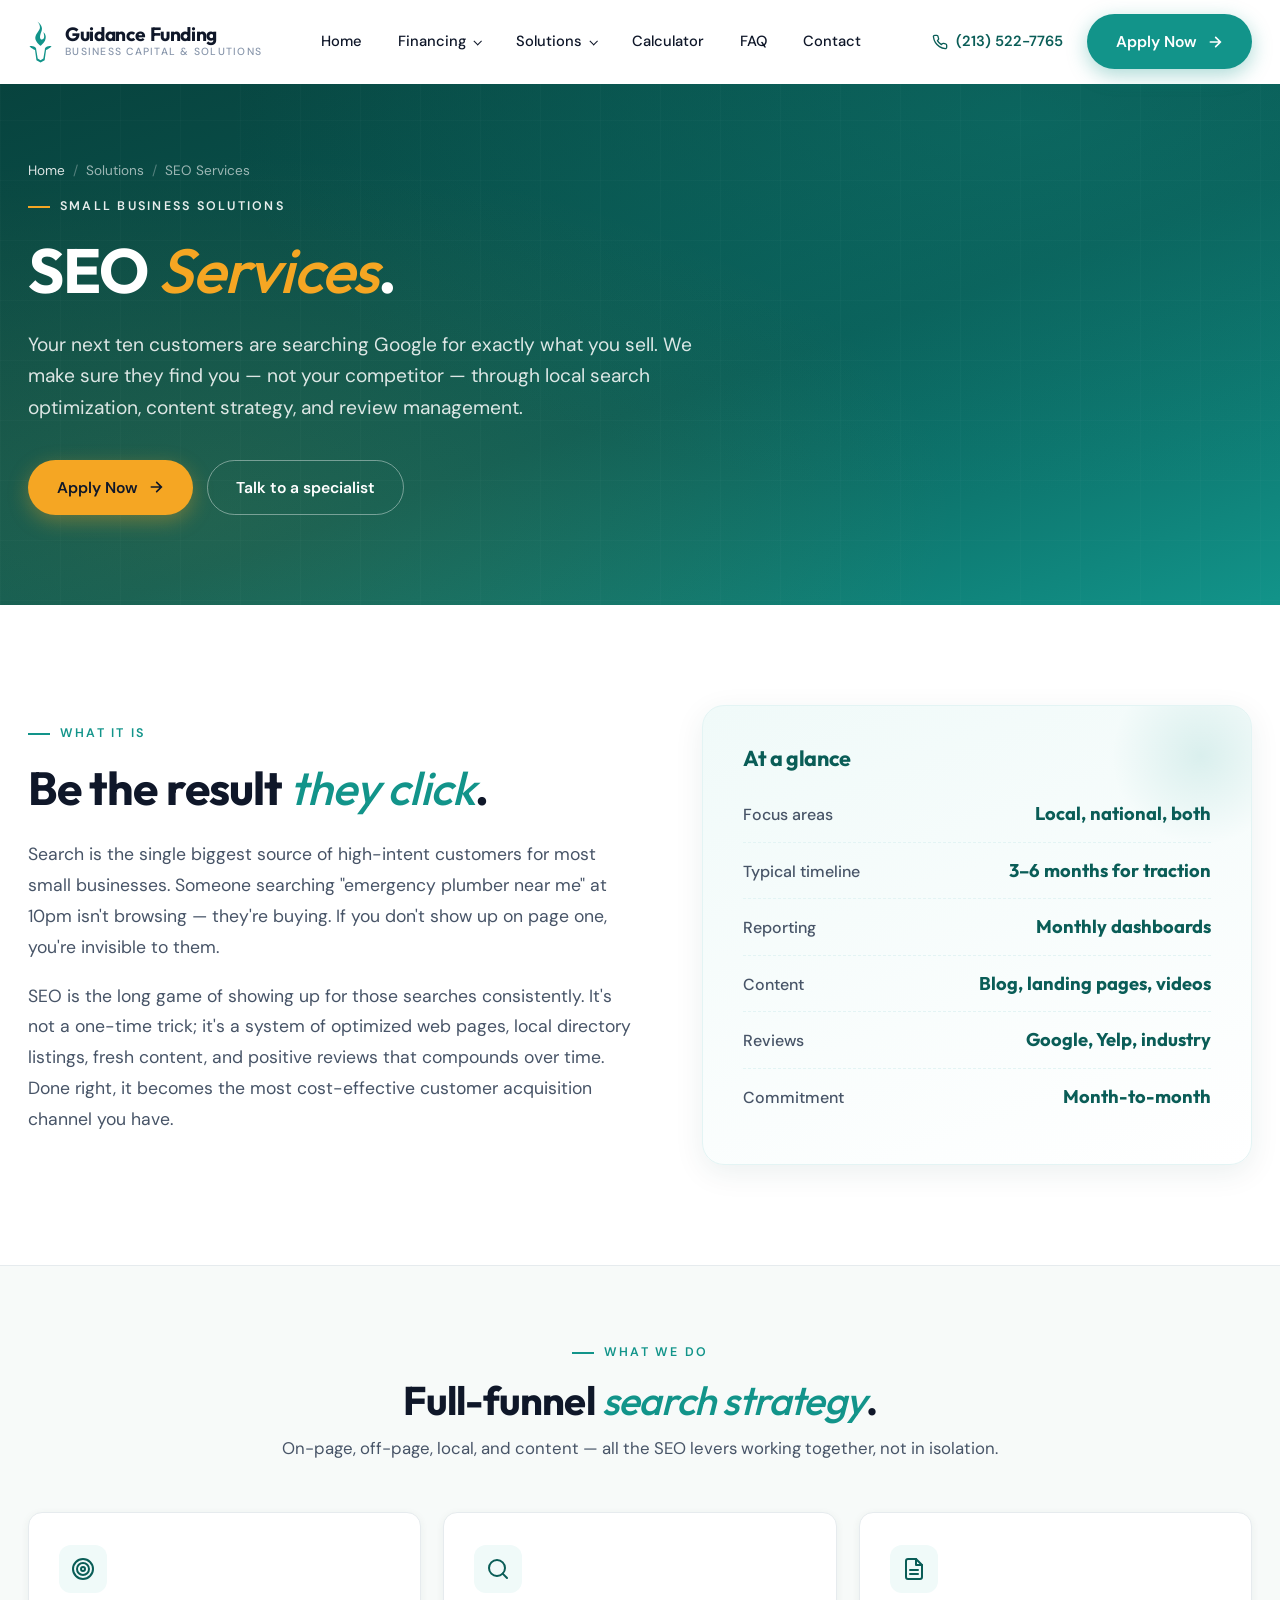
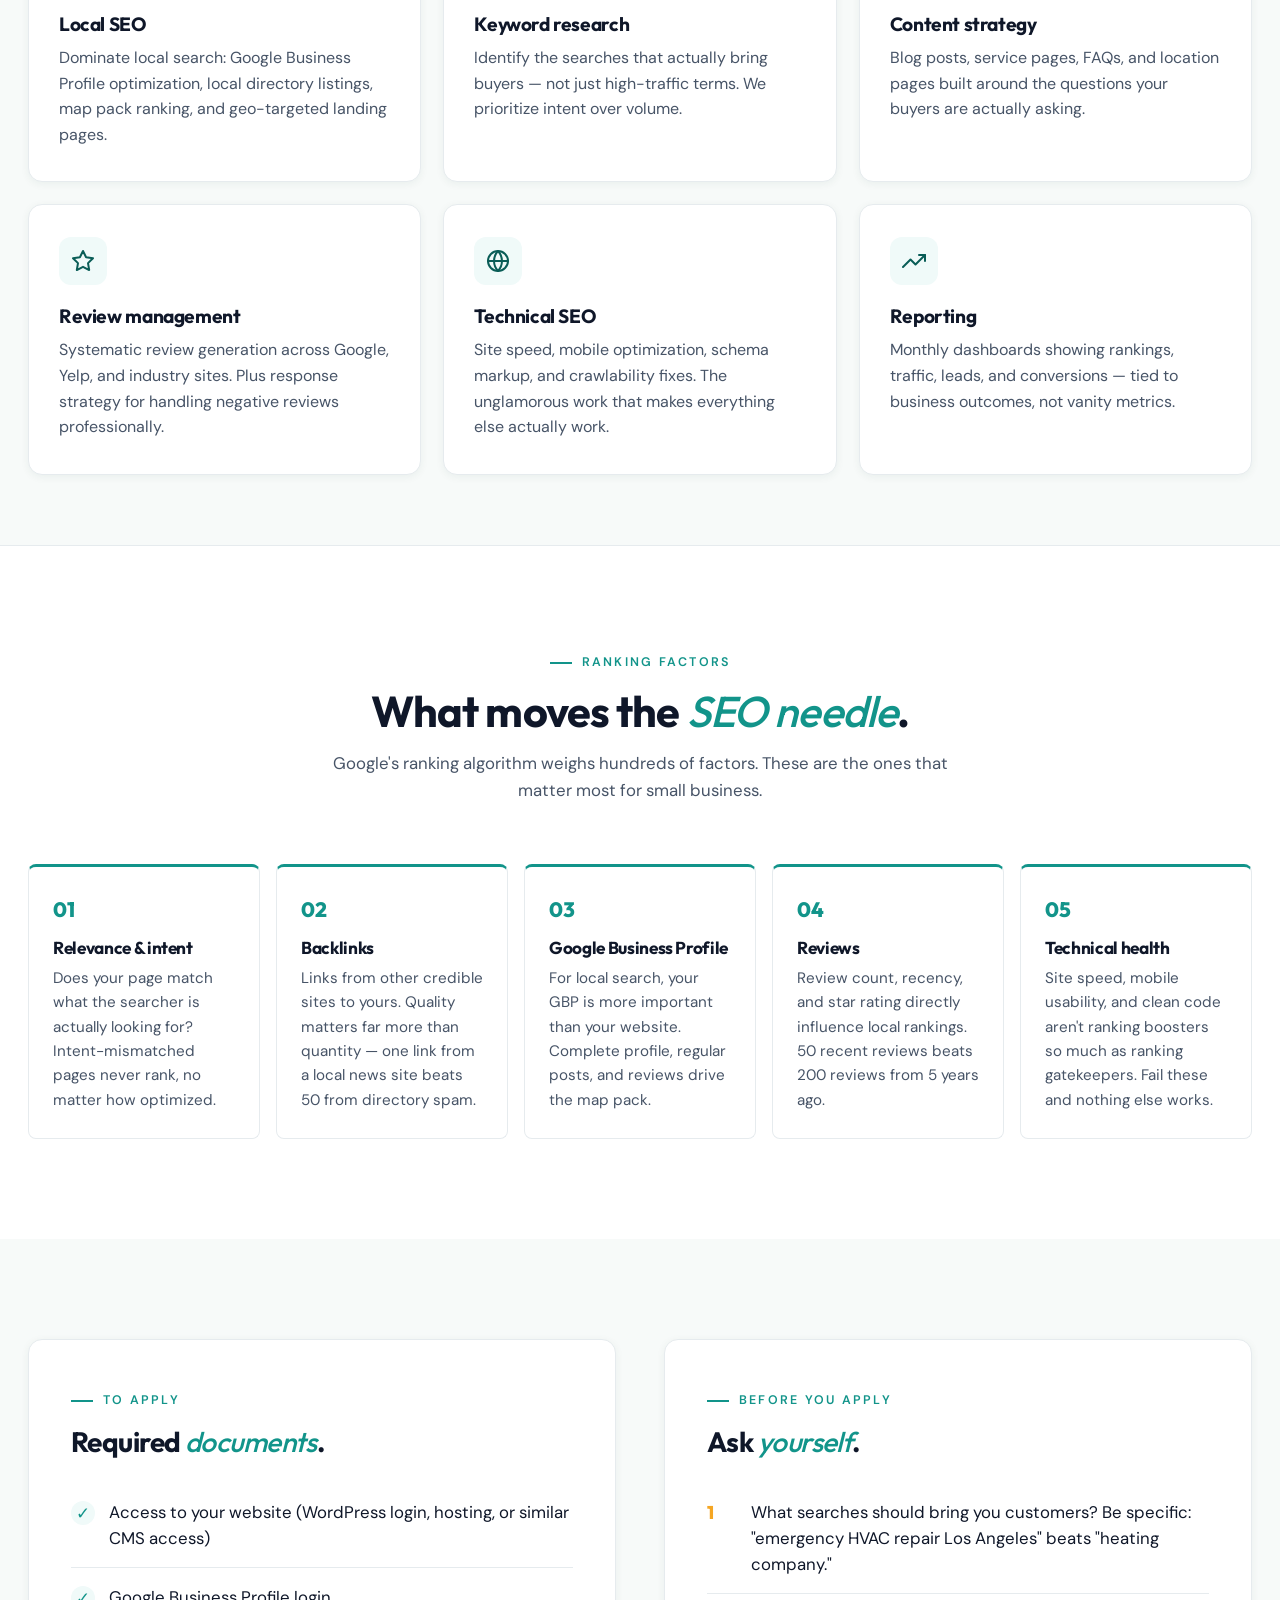
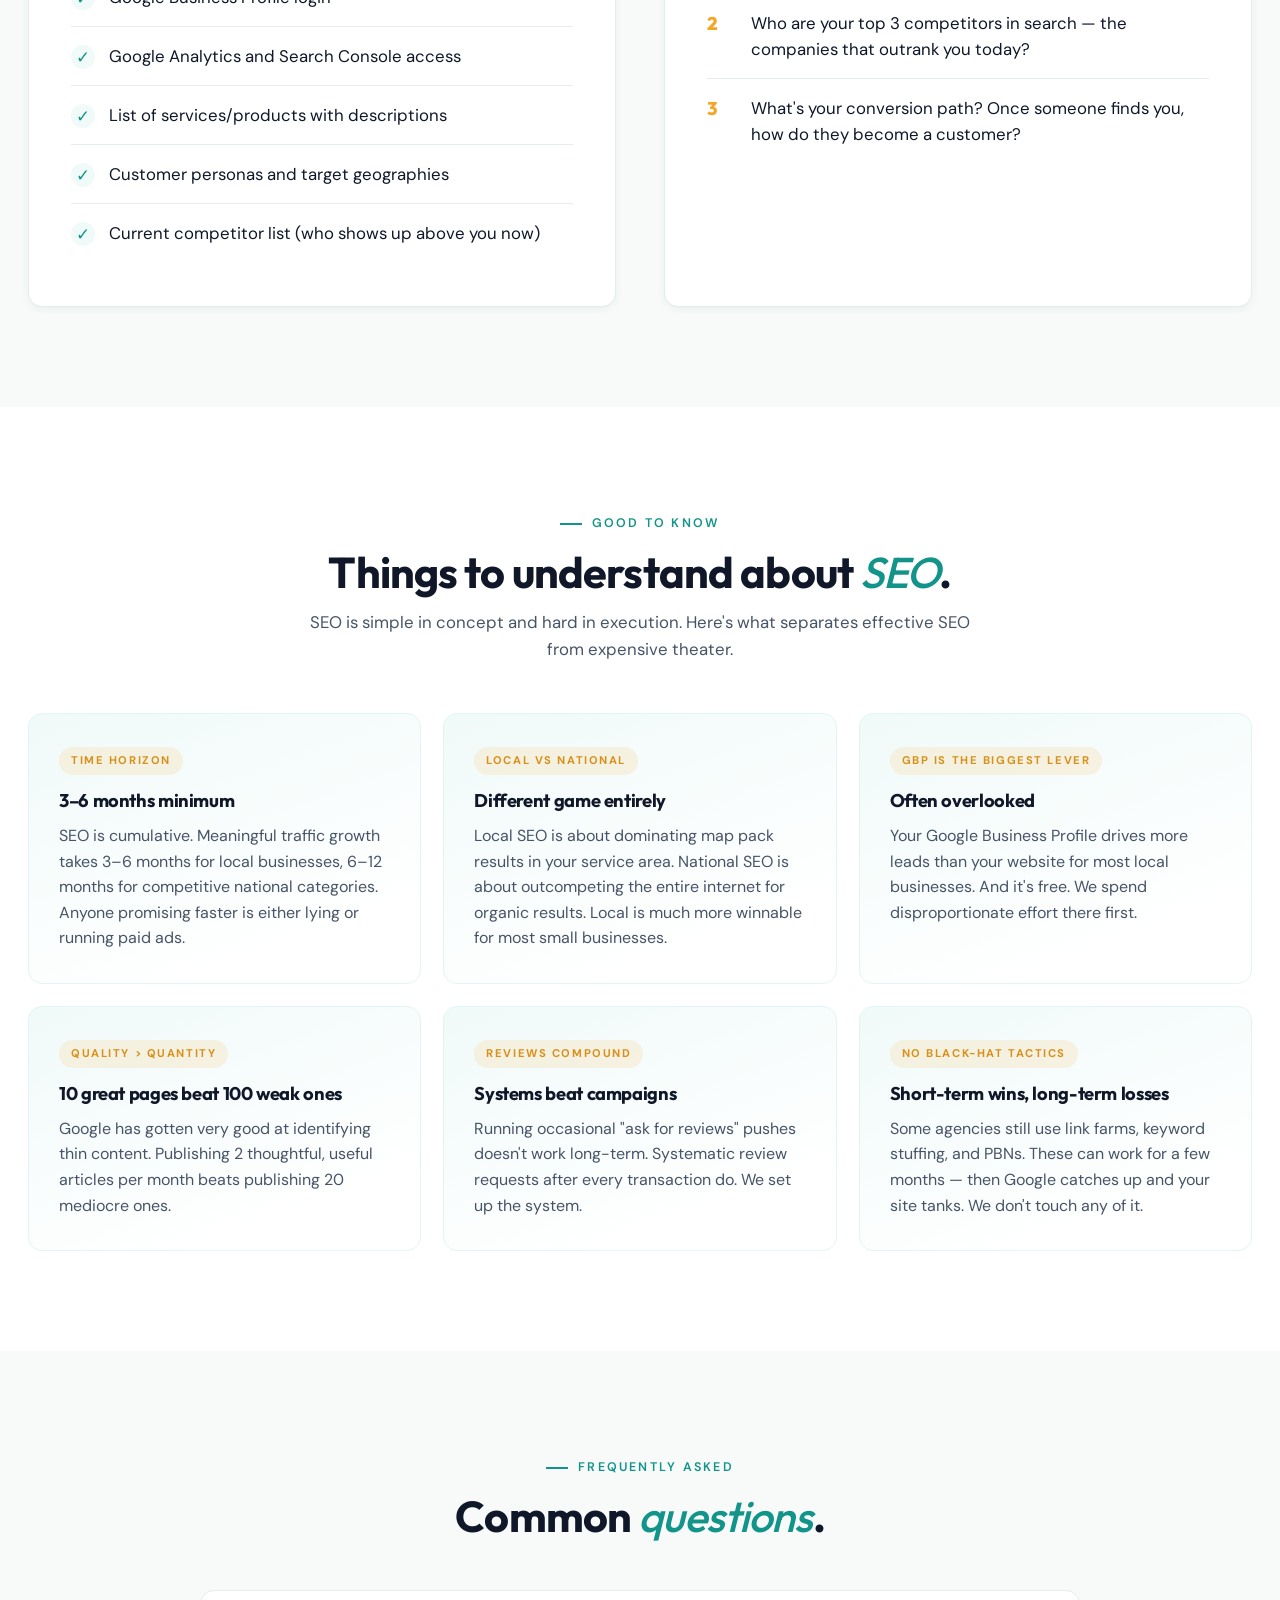
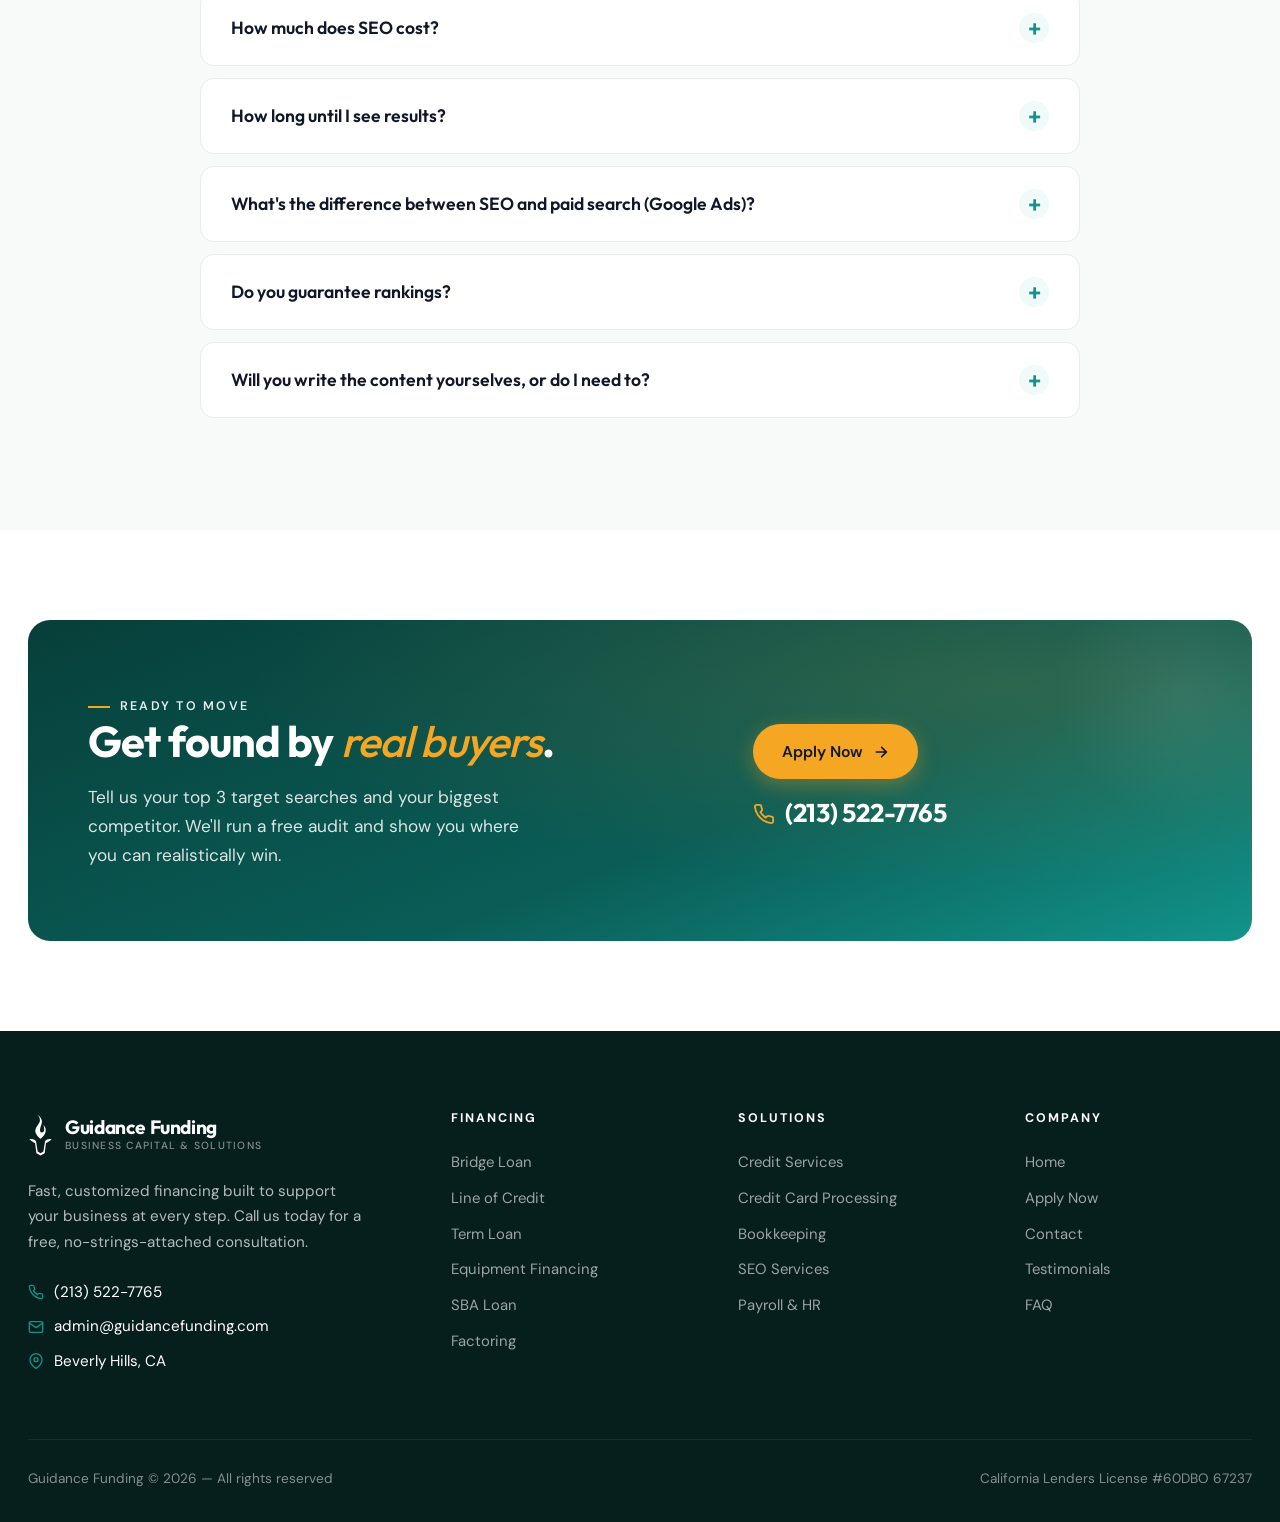
<file: seo.html>
<!DOCTYPE html>
<html lang="en">
<head>
<meta charset="UTF-8" />
<meta name="viewport" content="width=device-width, initial-scale=1.0" />
<title>SEO Services — Guidance Funding</title>
<meta name="description" content="Rank higher in Google for the searches that bring you real customers. Local SEO, content, Google Business Profile, and review management for small business." />
<link rel="preconnect" href="https://fonts.googleapis.com" />
<link rel="preconnect" href="https://fonts.gstatic.com" crossorigin />
<link href="https://fonts.googleapis.com/css2?family=Outfit:wght@300;400;500;600;700;800&family=DM+Sans:opsz,wght@9..40,300;9..40,400;9..40,500;9..40,600;9..40,700&display=swap" rel="stylesheet" />
<link rel="stylesheet" href="styles.css" />
</head>
<body>
<div class="nav-wrap" id="navWrap">
  <nav class="nav">
    <div class="nav-inner">
      <a href="index.html" class="logo">
        <div class="logo-mark" aria-label="Guidance Funding"><svg viewBox="0 0 1568 3000" xmlns="http://www.w3.org/2000/svg" aria-hidden="true"><path d="M784,2783.39l257.18-146.24,87.41-632.03c57.15-23.53,83.18-34.08,195.99-109.64,89.77-60.13,148.6-151.74,148.6-151.74,0,0-155.46-7.61-279.03,44.54-129.43,54.63-141.2,137.84-139.52,186.58l-94.13,554.71-176.5,107.58-176.5-107.58-94.13-554.71c1.68-48.75-10.09-131.95-139.52-186.58-123.57-52.16-279.03-44.54-279.03-44.54,0,0,58.83,91.61,148.6,151.74,112.81,75.57,138.84,86.11,195.99,109.64l87.41,632.03,257.18,146.24h0Z"/><path d="M776.75,1740.23c41.98-13.6,241.99-211.95,289.65-330.16,144.88-359.4-104.22-521.09-104.22-521.09,0,0,159.67,426.02-87.41,457.21-37.14,4.69-163.24-27.25-110.22-275.67,41.77-195.73,111.38-256.15,108.74-421.62-4-250.82-287.64-432.29-287.64-432.29,0,0,168.39,156.22,161.37,373.17-6.55,202.47-271.97,372.85-291.93,643.03-17.1,231.46,321.66,507.43,321.66,507.43h0Z"/></svg></div>
        <div class="logo-text">
          <span class="name">Guidance Funding</span>
          <span class="tag">Business Capital &amp; Solutions</span>
        </div>
      </a>
      <ul class="nav-links">
        <li><a href="index.html">Home</a></li>
        <li class="has-drop">
          <span>Financing</span>
          <div class="drop">
            <h4 class="drop-title">Premium Business Financing</h4>
            <div class="drop-col">
              <a href="bridge.html">Bridge Loan</a>
              <a href="loc.html">Line of Credit</a>
              <a href="term.html">Term Loan</a>
              <a href="equipment.html">Equipment Financing</a>
            </div>
            <div class="drop-col">
              <a href="mortgage.html">Mortgage Financing</a>
              <a href="po.html">P.O. Financing</a>
              <a href="sba.html">SBA Loan</a>
              <a href="factoring.html">Factoring</a>
            </div>
          </div>
        </li>
        <li class="has-drop">
          <span>Solutions</span>
          <div class="drop">
            <h4 class="drop-title">Small Business Solutions</h4>
            <div class="drop-col">
              <a href="credit-services.html">Credit Services</a>
              <a href="ccp.html">Credit Card Processing</a>
              <a href="bookkeeping.html">Bookkeeping</a>
            </div>
            <div class="drop-col">
              <a href="seo.html">SEO Services</a>
              <a href="payroll.html">Payroll &amp; HR</a>
            </div>
          </div>
        </li>
        <li><a href="index.html#calculator">Calculator</a></li>
        <li><a href="index.html#faq">FAQ</a></li>
        <li><a href="contact.html">Contact</a></li>
      </ul>
      <div class="nav-right">
        <a href="tel:2135227765" class="phone-link">
          <svg viewBox="0 0 24 24" fill="none" stroke="currentColor" stroke-width="2" stroke-linecap="round" stroke-linejoin="round"><path d="M22 16.92v3a2 2 0 0 1-2.18 2 19.79 19.79 0 0 1-8.63-3.07 19.5 19.5 0 0 1-6-6 19.79 19.79 0 0 1-3.07-8.67A2 2 0 0 1 4.11 2h3a2 2 0 0 1 2 1.72 12.84 12.84 0 0 0 .7 2.81 2 2 0 0 1-.45 2.11L8.09 9.91a16 16 0 0 0 6 6l1.27-1.27a2 2 0 0 1 2.11-.45 12.84 12.84 0 0 0 2.81.7A2 2 0 0 1 22 16.92z"/></svg>
          (213) 522-7765
        </a>
        <a href="apply.html" class="btn btn-primary">Apply Now <svg class="arrow" viewBox="0 0 24 24" fill="none" stroke="currentColor" stroke-width="2.5" stroke-linecap="round"><path d="M5 12h14M13 5l7 7-7 7"/></svg></a>
      </div>
      <button class="nav-toggle" id="navToggle" aria-label="Menu">
        <span></span><span></span><span></span>
      </button>
    </div>
  </nav>
</div>
<aside class="mobile-nav" id="mobileNav">
  <a href="index.html">Home</a>
  <div class="group">
    <h4>Financing</h4>
    <a href="bridge.html">Bridge Loan</a>
    <a href="loc.html">Line of Credit</a>
    <a href="term.html">Term Loan</a>
    <a href="equipment.html">Equipment Financing</a>
    <a href="mortgage.html">Mortgage Financing</a>
    <a href="po.html">P.O. Financing</a>
    <a href="sba.html">SBA Loan</a>
    <a href="factoring.html">Factoring</a>
  </div>
  <div class="group">
    <h4>Solutions</h4>
    <a href="credit-services.html">Credit Services</a>
    <a href="ccp.html">Credit Card Processing</a>
    <a href="bookkeeping.html">Bookkeeping</a>
    <a href="seo.html">SEO Services</a>
    <a href="payroll.html">Payroll &amp; HR</a>
  </div>
  <a href="index.html#calculator">Calculator</a>
  <a href="index.html#faq">FAQ</a>
  <a href="contact.html">Contact</a>
  <div class="mobile-cta">
    <a href="tel:2135227765" class="btn btn-ghost" style="width:100%; margin-bottom:10px;">(213) 522-7765</a>
    <a href="apply.html" class="btn btn-primary" style="width:100%;">Apply Now</a>
  </div>
</aside>
<section class="page-hero">
  <div class="container">
    <div class="crumbs">
      <a href="index.html">Home</a>
      <span class="sep">/</span>
      <span>Solutions</span>
      <span class="sep">/</span>
      <span>SEO Services</span>
    </div>
    <div class="eyebrow eyebrow-light">Small Business Solutions</div>
    <h1>SEO <span class="accent">Services</span>.</h1>
    <p class="lede">Your next ten customers are searching Google for exactly what you sell. We make sure they find you &mdash; not your competitor &mdash; through local search optimization, content strategy, and review management.</p>
    <div class="page-hero-ctas">
      <a href="apply.html" class="btn btn-amber">
        Apply Now
        <svg class="arrow" viewBox="0 0 24 24" fill="none" stroke="currentColor" stroke-width="2.5" stroke-linecap="round"><path d="M5 12h14M13 5l7 7-7 7"/></svg>
      </a>
      <a href="tel:2135227765" class="btn btn-outline">Talk to a specialist</a>
    </div>
  </div>
</section><section class="overview">
  <div class="container">
    <div class="overview-grid">
      <div class="reveal">
        <div class="eyebrow">What it is</div>
        <h2>Be the result <span class="accent">they click</span>.</h2>
        <p>Search is the single biggest source of high-intent customers for most small businesses. Someone searching "emergency plumber near me" at 10pm isn't browsing &mdash; they're buying. If you don't show up on page one, you're invisible to them.</p>
        <p>SEO is the long game of showing up for those searches consistently. It's not a one-time trick; it's a system of optimized web pages, local directory listings, fresh content, and positive reviews that compounds over time. Done right, it becomes the most cost-effective customer acquisition channel you have.</p>
      </div>
      <div class="overview-card reveal">
        <h3>At a glance</h3>
        <ul>
          <li><span class="lbl">Focus areas</span><span class="val">Local, national, both</span></li>
          <li><span class="lbl">Typical timeline</span><span class="val">3&ndash;6 months for traction</span></li>
          <li><span class="lbl">Reporting</span><span class="val">Monthly dashboards</span></li>
          <li><span class="lbl">Content</span><span class="val">Blog, landing pages, videos</span></li>
          <li><span class="lbl">Reviews</span><span class="val">Google, Yelp, industry</span></li>
          <li><span class="lbl">Commitment</span><span class="val">Month-to-month</span></li>
        </ul>
      </div>
    </div>
  </div>
</section><section class="facts">
  <div class="container">
    <div class="facts-head reveal">
      <div class="eyebrow" style="justify-content:center;">What we do</div>
      <h2>Full-funnel <span class="accent">search strategy</span>.</h2>
      <p>On-page, off-page, local, and content &mdash; all the SEO levers working together, not in isolation.</p>
    </div>
    <div class="facts-grid">
      <div class="fact reveal">
        <div class="fact-icon"><svg viewBox="0 0 24 24" fill="none" stroke="currentColor" stroke-width="2" stroke-linecap="round" stroke-linejoin="round"><circle cx="12" cy="12" r="10"/><circle cx="12" cy="12" r="6"/><circle cx="12" cy="12" r="2"/></svg></div>
        <h4>Local SEO</h4>
        <p>Dominate local search: Google Business Profile optimization, local directory listings, map pack ranking, and geo-targeted landing pages.</p>
      </div>
      <div class="fact reveal">
        <div class="fact-icon"><svg viewBox="0 0 24 24" fill="none" stroke="currentColor" stroke-width="2" stroke-linecap="round" stroke-linejoin="round"><circle cx="11" cy="11" r="8"/><line x1="21" y1="21" x2="16.65" y2="16.65"/></svg></div>
        <h4>Keyword research</h4>
        <p>Identify the searches that actually bring buyers &mdash; not just high-traffic terms. We prioritize intent over volume.</p>
      </div>
      <div class="fact reveal">
        <div class="fact-icon"><svg viewBox="0 0 24 24" fill="none" stroke="currentColor" stroke-width="2" stroke-linecap="round" stroke-linejoin="round"><path d="M14 2H6a2 2 0 0 0-2 2v16a2 2 0 0 0 2 2h12a2 2 0 0 0 2-2V8z"/><polyline points="14 2 14 8 20 8"/><line x1="16" y1="13" x2="8" y2="13"/><line x1="16" y1="17" x2="8" y2="17"/></svg></div>
        <h4>Content strategy</h4>
        <p>Blog posts, service pages, FAQs, and location pages built around the questions your buyers are actually asking.</p>
      </div>
      <div class="fact reveal">
        <div class="fact-icon"><svg viewBox="0 0 24 24" fill="none" stroke="currentColor" stroke-width="2" stroke-linecap="round" stroke-linejoin="round"><polygon points="12 2 15.09 8.26 22 9.27 17 14.14 18.18 21.02 12 17.77 5.82 21.02 7 14.14 2 9.27 8.91 8.26 12 2"/></svg></div>
        <h4>Review management</h4>
        <p>Systematic review generation across Google, Yelp, and industry sites. Plus response strategy for handling negative reviews professionally.</p>
      </div>
      <div class="fact reveal">
        <div class="fact-icon"><svg viewBox="0 0 24 24" fill="none" stroke="currentColor" stroke-width="2" stroke-linecap="round" stroke-linejoin="round"><circle cx="12" cy="12" r="10"/><line x1="2" y1="12" x2="22" y2="12"/><path d="M12 2a15.3 15.3 0 0 1 4 10 15.3 15.3 0 0 1-4 10 15.3 15.3 0 0 1-4-10 15.3 15.3 0 0 1 4-10z"/></svg></div>
        <h4>Technical SEO</h4>
        <p>Site speed, mobile optimization, schema markup, and crawlability fixes. The unglamorous work that makes everything else actually work.</p>
      </div>
      <div class="fact reveal">
        <div class="fact-icon"><svg viewBox="0 0 24 24" fill="none" stroke="currentColor" stroke-width="2" stroke-linecap="round" stroke-linejoin="round"><polyline points="23 6 13.5 15.5 8.5 10.5 1 18"/><polyline points="17 6 23 6 23 12"/></svg></div>
        <h4>Reporting</h4>
        <p>Monthly dashboards showing rankings, traffic, leads, and conversions &mdash; tied to business outcomes, not vanity metrics.</p>
      </div>
    </div>
  </div>
</section><section class="rates-section">
  <div class="container">
    <div class="rates-head reveal">
      <div class="eyebrow" style="justify-content:center;">Ranking factors</div>
      <h2>What moves the <span class="accent">SEO needle</span>.</h2>
      <p>Google's ranking algorithm weighs hundreds of factors. These are the ones that matter most for small business.</p>
    </div>
    <div class="rates-grid">
      <div class="rate-card reveal">
        <div class="num">01</div>
        <h4>Relevance &amp; intent</h4>
        <p>Does your page match what the searcher is actually looking for? Intent-mismatched pages never rank, no matter how optimized.</p>
      </div>
      <div class="rate-card reveal">
        <div class="num">02</div>
        <h4>Backlinks</h4>
        <p>Links from other credible sites to yours. Quality matters far more than quantity &mdash; one link from a local news site beats 50 from directory spam.</p>
      </div>
      <div class="rate-card reveal">
        <div class="num">03</div>
        <h4>Google Business Profile</h4>
        <p>For local search, your GBP is more important than your website. Complete profile, regular posts, and reviews drive the map pack.</p>
      </div>
      <div class="rate-card reveal">
        <div class="num">04</div>
        <h4>Reviews</h4>
        <p>Review count, recency, and star rating directly influence local rankings. 50 recent reviews beats 200 reviews from 5 years ago.</p>
      </div>
      <div class="rate-card reveal">
        <div class="num">05</div>
        <h4>Technical health</h4>
        <p>Site speed, mobile usability, and clean code aren't ranking boosters so much as ranking gatekeepers. Fail these and nothing else works.</p>
      </div>
    </div>
  </div>
</section><section class="split-section">
  <div class="container">
    <div class="split-grid">
      <div class="split-card reveal">
        <div class="eyebrow">To apply</div>
        <h3>Required <span class="accent">documents</span>.</h3>
        <ul class="doc-list">
          <li>Access to your website (WordPress login, hosting, or similar CMS access)</li>
          <li>Google Business Profile login</li>
          <li>Google Analytics and Search Console access</li>
          <li>List of services/products with descriptions</li>
          <li>Customer personas and target geographies</li>
          <li>Current competitor list (who shows up above you now)</li>
        </ul>
      </div>
      <div class="split-card reveal">
        <div class="eyebrow">Before you apply</div>
        <h3>Ask <span class="accent">yourself</span>.</h3>
        <ul class="q-list">
          <li>What searches should bring you customers? Be specific: "emergency HVAC repair Los Angeles" beats "heating company."</li>
          <li>Who are your top 3 competitors in search &mdash; the companies that outrank you today?</li>
          <li>What's your conversion path? Once someone finds you, how do they become a customer?</li>
        </ul>
      </div>
    </div>
  </div>
</section><section class="gtk-section">
  <div class="container">
    <div class="gtk-head reveal">
      <div class="eyebrow" style="justify-content:center;">Good to know</div>
      <h2>Things to understand about <span class="accent">SEO</span>.</h2>
      <p>SEO is simple in concept and hard in execution. Here's what separates effective SEO from expensive theater.</p>
    </div>
    <div class="gtk-grid">
      <div class="gtk-card reveal">
        <span class="tag">Time horizon</span>
        <h4>3&ndash;6 months minimum</h4>
        <p>SEO is cumulative. Meaningful traffic growth takes 3&ndash;6 months for local businesses, 6&ndash;12 months for competitive national categories. Anyone promising faster is either lying or running paid ads.</p>
      </div>
      <div class="gtk-card reveal">
        <span class="tag">Local vs national</span>
        <h4>Different game entirely</h4>
        <p>Local SEO is about dominating map pack results in your service area. National SEO is about outcompeting the entire internet for organic results. Local is much more winnable for most small businesses.</p>
      </div>
      <div class="gtk-card reveal">
        <span class="tag">GBP is the biggest lever</span>
        <h4>Often overlooked</h4>
        <p>Your Google Business Profile drives more leads than your website for most local businesses. And it's free. We spend disproportionate effort there first.</p>
      </div>
      <div class="gtk-card reveal">
        <span class="tag">Quality > quantity</span>
        <h4>10 great pages beat 100 weak ones</h4>
        <p>Google has gotten very good at identifying thin content. Publishing 2 thoughtful, useful articles per month beats publishing 20 mediocre ones.</p>
      </div>
      <div class="gtk-card reveal">
        <span class="tag">Reviews compound</span>
        <h4>Systems beat campaigns</h4>
        <p>Running occasional "ask for reviews" pushes doesn't work long-term. Systematic review requests after every transaction do. We set up the system.</p>
      </div>
      <div class="gtk-card reveal">
        <span class="tag">No black-hat tactics</span>
        <h4>Short-term wins, long-term losses</h4>
        <p>Some agencies still use link farms, keyword stuffing, and PBNs. These can work for a few months &mdash; then Google catches up and your site tanks. We don't touch any of it.</p>
      </div>
    </div>
  </div>
</section><section class="faq-section">
  <div class="container">
    <div class="faq-head reveal">
      <div class="eyebrow" style="justify-content:center;">Frequently asked</div>
      <h2>Common <span class="accent">questions</span>.</h2>
    </div>
    <div class="faq-list">
      <details class="faq-item reveal">
        <summary>How much does SEO cost? <span class="plus">+</span></summary>
        <div class="answer">For small business local SEO, $500&ndash;$2,500/month depending on scope, competitiveness, and content volume. National SEO in competitive categories starts around $3,000/month. We'll scope to your goals and budget.</div>
      </details>
      <details class="faq-item reveal">
        <summary>How long until I see results? <span class="plus">+</span></summary>
        <div class="answer">Local SEO typically shows meaningful results in 3&ndash;4 months: improved map pack ranking, more GBP views, more calls. Broader organic rankings take 6&ndash;12 months. You should see some metric moving in 60 days; if nothing is, something's off.</div>
      </details>
      <details class="faq-item reveal">
        <summary>What's the difference between SEO and paid search (Google Ads)? <span class="plus">+</span></summary>
        <div class="answer">Paid search (Google Ads) puts you at the top immediately, but only while you're paying. SEO takes months to build but keeps producing traffic after the work is done. Most businesses should do both &mdash; paid for immediate pipeline, SEO for long-term compounding.</div>
      </details>
      <details class="faq-item reveal">
        <summary>Do you guarantee rankings? <span class="plus">+</span></summary>
        <div class="answer">No legitimate SEO company guarantees specific rankings. Google's algorithm changes constantly and nobody controls the results. What we guarantee is the work: the pages we build, the optimizations we make, the content we publish, the links we earn, and the reporting we deliver.</div>
      </details>
      <details class="faq-item reveal">
        <summary>Will you write the content yourselves, or do I need to? <span class="plus">+</span></summary>
        <div class="answer">We can do either. Some clients prefer to write (they know their industry best); we then edit and optimize. Others want us to handle everything &mdash; we have writers in most major verticals. Discuss the tradeoffs and decide together.</div>
      </details>
    </div>
  </div>
</section><section class="final-cta">
  <div class="container">
    <div class="final-cta-inner reveal">
      <div>
        <div class="eyebrow eyebrow-light">Ready to move</div>
        <h2>Get found by <span class="accent">real buyers</span>.</h2>
        <p>Tell us your top 3 target searches and your biggest competitor. We'll run a free audit and show you where you can realistically win.</p>
      </div>
      <div class="final-cta-right">
        <a href="apply.html" class="btn btn-amber">
          Apply Now
          <svg class="arrow" viewBox="0 0 24 24" fill="none" stroke="currentColor" stroke-width="2.5" stroke-linecap="round"><path d="M5 12h14M13 5l7 7-7 7"/></svg>
        </a>
        <a href="tel:2135227765" class="final-cta-phone">
          <svg viewBox="0 0 24 24" fill="none" stroke="currentColor" stroke-width="2" stroke-linecap="round" stroke-linejoin="round"><path d="M22 16.92v3a2 2 0 0 1-2.18 2 19.79 19.79 0 0 1-8.63-3.07 19.5 19.5 0 0 1-6-6 19.79 19.79 0 0 1-3.07-8.67A2 2 0 0 1 4.11 2h3a2 2 0 0 1 2 1.72 12.84 12.84 0 0 0 .7 2.81 2 2 0 0 1-.45 2.11L8.09 9.91a16 16 0 0 0 6 6l1.27-1.27a2 2 0 0 1 2.11-.45 12.84 12.84 0 0 0 2.81.7A2 2 0 0 1 22 16.92z"/></svg>
          (213) 522-7765
        </a>
      </div>
    </div>
  </div>
</section><footer class="footer">
  <div class="container">
    <div class="footer-grid">
      <div class="footer-about">
        <a href="index.html" class="logo">
          <div class="logo-mark" aria-label="Guidance Funding"><svg viewBox="0 0 1568 3000" xmlns="http://www.w3.org/2000/svg" aria-hidden="true"><path d="M784,2783.39l257.18-146.24,87.41-632.03c57.15-23.53,83.18-34.08,195.99-109.64,89.77-60.13,148.6-151.74,148.6-151.74,0,0-155.46-7.61-279.03,44.54-129.43,54.63-141.2,137.84-139.52,186.58l-94.13,554.71-176.5,107.58-176.5-107.58-94.13-554.71c1.68-48.75-10.09-131.95-139.52-186.58-123.57-52.16-279.03-44.54-279.03-44.54,0,0,58.83,91.61,148.6,151.74,112.81,75.57,138.84,86.11,195.99,109.64l87.41,632.03,257.18,146.24h0Z"/><path d="M776.75,1740.23c41.98-13.6,241.99-211.95,289.65-330.16,144.88-359.4-104.22-521.09-104.22-521.09,0,0,159.67,426.02-87.41,457.21-37.14,4.69-163.24-27.25-110.22-275.67,41.77-195.73,111.38-256.15,108.74-421.62-4-250.82-287.64-432.29-287.64-432.29,0,0,168.39,156.22,161.37,373.17-6.55,202.47-271.97,372.85-291.93,643.03-17.1,231.46,321.66,507.43,321.66,507.43h0Z"/></svg></div>
          <div class="logo-text">
            <span class="name">Guidance Funding</span>
            <span class="tag">Business Capital &amp; Solutions</span>
          </div>
        </a>
        <p>Fast, customized financing built to support your business at every step. Call us today for a free, no-strings-attached consultation.</p>
        <a href="tel:2135227765" class="footer-contact-line">
          <svg viewBox="0 0 24 24" fill="none" stroke="currentColor" stroke-width="2" stroke-linecap="round" stroke-linejoin="round"><path d="M22 16.92v3a2 2 0 0 1-2.18 2 19.79 19.79 0 0 1-8.63-3.07 19.5 19.5 0 0 1-6-6 19.79 19.79 0 0 1-3.07-8.67A2 2 0 0 1 4.11 2h3a2 2 0 0 1 2 1.72 12.84 12.84 0 0 0 .7 2.81 2 2 0 0 1-.45 2.11L8.09 9.91a16 16 0 0 0 6 6l1.27-1.27a2 2 0 0 1 2.11-.45 12.84 12.84 0 0 0 2.81.7A2 2 0 0 1 22 16.92z"/></svg>
          (213) 522-7765
        </a>
        <a href="mailto:admin@guidancefunding.com" class="footer-contact-line">
          <svg viewBox="0 0 24 24" fill="none" stroke="currentColor" stroke-width="2" stroke-linecap="round" stroke-linejoin="round"><path d="M4 4h16c1.1 0 2 .9 2 2v12c0 1.1-.9 2-2 2H4c-1.1 0-2-.9-2-2V6c0-1.1.9-2 2-2z"/><path d="M22 6l-10 7L2 6"/></svg>
          admin@guidancefunding.com
        </a>
        <span class="footer-contact-line">
          <svg viewBox="0 0 24 24" fill="none" stroke="currentColor" stroke-width="2" stroke-linecap="round" stroke-linejoin="round"><path d="M21 10c0 7-9 13-9 13s-9-6-9-13a9 9 0 0 1 18 0z"/><circle cx="12" cy="10" r="3"/></svg>
          Beverly Hills, CA
        </span>
      </div>
      <div class="footer-col">
        <h5>Financing</h5>
        <ul>
          <li><a href="bridge.html">Bridge Loan</a></li>
          <li><a href="loc.html">Line of Credit</a></li>
          <li><a href="term.html">Term Loan</a></li>
          <li><a href="equipment.html">Equipment Financing</a></li>
          <li><a href="sba.html">SBA Loan</a></li>
          <li><a href="factoring.html">Factoring</a></li>
        </ul>
      </div>
      <div class="footer-col">
        <h5>Solutions</h5>
        <ul>
          <li><a href="credit-services.html">Credit Services</a></li>
          <li><a href="ccp.html">Credit Card Processing</a></li>
          <li><a href="bookkeeping.html">Bookkeeping</a></li>
          <li><a href="seo.html">SEO Services</a></li>
          <li><a href="payroll.html">Payroll &amp; HR</a></li>
        </ul>
      </div>
      <div class="footer-col">
        <h5>Company</h5>
        <ul>
          <li><a href="index.html">Home</a></li>
          <li><a href="apply.html">Apply Now</a></li>
          <li><a href="contact.html">Contact</a></li>
          <li><a href="index.html#testimonials">Testimonials</a></li>
          <li><a href="index.html#faq">FAQ</a></li>
        </ul>
      </div>
    </div>
    <div class="footer-bottom">
      <div>Guidance Funding © 2026 — All rights reserved</div>
      <div>California Lenders License #60DBO 67237</div>
    </div>
  </div>
</footer>
<script>
const navWrap = document.getElementById('navWrap');
window.addEventListener('scroll', () => {
  if (window.scrollY > 20) navWrap.classList.add('scrolled');
  else navWrap.classList.remove('scrolled');
});
const navToggle = document.getElementById('navToggle');
const mobileNav = document.getElementById('mobileNav');
navToggle.addEventListener('click', () => {
  navToggle.classList.toggle('active');
  mobileNav.classList.toggle('open');
});
document.querySelectorAll('.mobile-nav a').forEach(link => {
  link.addEventListener('click', () => {
    navToggle.classList.remove('active');
    mobileNav.classList.remove('open');
  });
});
const io = new IntersectionObserver((entries) => {
  entries.forEach(entry => {
    if (entry.isIntersecting) {
      entry.target.classList.add('in-view');
      io.unobserve(entry.target);
    }
  });
}, { threshold: 0.12, rootMargin: '0px 0px -50px 0px' });
document.querySelectorAll('.reveal').forEach(el => io.observe(el));
</script>
</body>
</html>
</file>
<file: styles.css>
/* ============================================================
   GUIDANCE FUNDING — SHARED DESIGN SYSTEM
   Used by all pages EXCEPT index.html (which has inline CSS).
   ============================================================ */

:root {
  --teal:#12948A; --teal-dark:#0A5D57; --teal-deep:#073F3A;
  --teal-light:#e3f4f4; --teal-soft:#f0faf9;
  --amber:#F5A623; --amber-dark:#d9901a;
  --ink:#0f1729; --body:#475467; --muted:#8896ab;
  --bg:#ffffff; --bg-alt:#f7faf9; --line:#e6ebee;
  --shadow-sm:0 2px 8px rgba(7,63,58,.06);
  --shadow-md:0 8px 30px rgba(7,63,58,.08);
  --shadow-lg:0 20px 60px rgba(7,63,58,.12);
  --display:'Outfit',system-ui,-apple-system,sans-serif;
  --body-font:'DM Sans',system-ui,-apple-system,sans-serif;
  --radius:14px; --radius-sm:8px; --radius-lg:22px;
}

* { box-sizing: border-box; margin: 0; padding: 0; }
html { scroll-behavior: smooth; }
body {
  font-family: var(--body-font); font-size: 16px; line-height: 1.6;
  color: var(--ink); background: var(--bg);
  -webkit-font-smoothing: antialiased; -moz-osx-font-smoothing: grayscale;
  overflow-x: hidden;
}
a { color: inherit; text-decoration: none; }
button { font: inherit; background: none; border: none; color: inherit; cursor: pointer; }
ul { list-style: none; }
img, svg { display: block; max-width: 100%; }
h1, h2, h3, h4, h5 {
  font-family: var(--display); font-weight: 700;
  line-height: 1.15; letter-spacing: -0.02em; color: var(--ink);
}
.container { max-width: 1280px; margin: 0 auto; padding: 0 28px; }

.accent { font-style: italic; font-weight: 500; color: var(--teal); }

.eyebrow {
  font-family: var(--body-font); font-size: 0.78rem; font-weight: 600;
  letter-spacing: 0.18em; text-transform: uppercase; color: var(--teal);
  display: inline-flex; align-items: center; gap: 10px;
}
.eyebrow::before {
  content: ""; width: 22px; height: 2px; background: var(--teal); display: inline-block;
}
.eyebrow-light { color: rgba(255,255,255,0.9); }
.eyebrow-light::before { background: var(--amber); }

/* ============================================================
   BUTTONS
   ============================================================ */
.btn {
  display: inline-flex; align-items: center; justify-content: center; gap: 10px;
  padding: 14px 28px; font-family: var(--body-font); font-size: 0.98rem; font-weight: 600;
  border-radius: 999px;
  transition: transform .25s, background .25s, color .25s, box-shadow .25s, border-color .25s;
  cursor: pointer; white-space: nowrap; border: 1.5px solid transparent;
}
.btn-primary { background: var(--teal); color: white; box-shadow: 0 6px 20px rgba(18,148,138,.35); }
.btn-primary:hover { background: var(--teal-dark); transform: translateY(-2px); box-shadow: 0 10px 28px rgba(18,148,138,.5); }
.btn-amber { background: var(--amber); color: var(--ink); box-shadow: 0 6px 20px rgba(245,166,35,.35); }
.btn-amber:hover { background: var(--amber-dark); transform: translateY(-2px); box-shadow: 0 10px 28px rgba(245,166,35,.5); }
.btn-outline { border-color: rgba(255,255,255,.4); color: white; }
.btn-outline:hover { background: white; color: var(--teal-dark); border-color: white; }
.btn-ghost { border-color: var(--line); color: var(--ink); }
.btn-ghost:hover { border-color: var(--teal); color: var(--teal); transform: translateY(-2px); }
.btn .arrow { width: 16px; height: 16px; transition: transform .25s; }
.btn:hover .arrow { transform: translateX(4px); }

/* ============================================================
   NAV  (logo has NO tilt — only color change on hover)
   ============================================================ */
.nav-wrap { position: fixed; top: 0; left: 0; right: 0; z-index: 100; transition: all .3s; }
.nav { background: white; border-bottom: 1px solid transparent; transition: all .3s; }
.nav-wrap.scrolled .nav { box-shadow: var(--shadow-sm); border-bottom-color: var(--line); }
.nav-inner {
  max-width: 1280px; margin: 0 auto; padding: 14px 28px;
  display: flex; align-items: center; justify-content: space-between; gap: 32px;
}
.logo { display: flex; align-items: center; gap: 12px; flex-shrink: 0; }
.logo-mark {
  height: 48px; display: flex; align-items: center; justify-content: center;
  color: var(--teal); transition: color .3s ease;
}
.logo:hover .logo-mark { color: var(--teal-dark); }
.logo-mark svg { height: 100%; width: auto; display: block; fill: currentColor; }
.logo-text { display: flex; flex-direction: column; line-height: 1; }
.logo-text .name { font-family: var(--display); font-size: 1.2rem; font-weight: 700; color: var(--ink); letter-spacing: -0.02em; }
.logo-text .tag { font-size: 0.65rem; font-weight: 500; color: var(--muted); letter-spacing: 0.12em; text-transform: uppercase; margin-top: 3px; }

.nav-links { display: flex; align-items: center; gap: 4px; flex-grow: 1; justify-content: center; }
.nav-links > li { position: relative; }
.nav-links > li > a, .nav-links > li > span {
  display: inline-flex; align-items: center; gap: 6px;
  padding: 10px 16px; font-size: 0.92rem; font-weight: 500;
  color: var(--ink); border-radius: 8px;
  transition: background .2s, color .2s; cursor: pointer;
}
.nav-links > li > a:hover, .nav-links > li > span:hover { background: var(--teal-soft); color: var(--teal-dark); }
.nav-links > li > a.current { color: var(--teal-dark); background: var(--teal-soft); }
.nav-links .has-drop > span::after {
  content: ""; width: 5px; height: 5px;
  border-right: 1.5px solid currentColor; border-bottom: 1.5px solid currentColor;
  transform: rotate(45deg) translateY(-1px); margin-left: 2px; transition: transform .2s;
}
.has-drop:hover > span::after { transform: rotate(225deg) translateY(-1px); }
.drop {
  position: absolute; top: calc(100% + 10px); left: 50%;
  transform: translateX(-50%) translateY(-6px);
  min-width: 600px; background: white;
  border: 1px solid var(--line); border-radius: var(--radius); padding: 24px;
  display: grid; grid-template-columns: 1fr 1fr; gap: 24px;
  opacity: 0; visibility: hidden; transition: all .22s; box-shadow: var(--shadow-lg);
}
.has-drop:hover .drop { opacity: 1; visibility: visible; transform: translateX(-50%) translateY(0); }
.drop-title {
  grid-column: 1 / -1;
  font-family: var(--body-font); font-size: 0.7rem; font-weight: 700;
  letter-spacing: 0.15em; text-transform: uppercase; color: var(--teal);
  margin-bottom: 12px; padding-bottom: 10px; border-bottom: 1px solid var(--line);
}
.drop a {
  display: block; padding: 8px 10px; margin: 0 -10px;
  font-size: 0.88rem; color: var(--body); border-radius: 6px;
  transition: background .15s, color .15s, padding-left .15s;
}
.drop a:hover { background: var(--teal-soft); color: var(--teal-dark); padding-left: 14px; }
.nav-right { display: flex; align-items: center; gap: 12px; flex-shrink: 0; }
.phone-link {
  display: flex; align-items: center; gap: 8px;
  padding: 8px 12px; font-size: 0.92rem; font-weight: 600;
  color: var(--teal-dark); border-radius: 8px; transition: background .2s;
}
.phone-link:hover { background: var(--teal-soft); }
.phone-link svg { width: 16px; height: 16px; }
.nav-toggle { display: none; flex-direction: column; gap: 5px; padding: 10px; }
.nav-toggle span { display: block; width: 24px; height: 2px; background: var(--ink); border-radius: 2px; transition: transform .25s, opacity .25s; }
.nav-toggle.active span:nth-child(1) { transform: translateY(7px) rotate(45deg); }
.nav-toggle.active span:nth-child(2) { opacity: 0; }
.nav-toggle.active span:nth-child(3) { transform: translateY(-7px) rotate(-45deg); }
.mobile-nav { display: none; }

/* ============================================================
   PAGE HERO
   ============================================================ */
.page-hero {
  padding: 160px 0 90px;
  background:
    radial-gradient(ellipse at 80% 20%, rgba(18,148,138,.25), transparent 55%),
    radial-gradient(ellipse at 15% 85%, rgba(245,166,35,.1), transparent 50%),
    linear-gradient(160deg, var(--teal-deep) 0%, var(--teal-dark) 60%, var(--teal) 100%);
  color: white; position: relative; overflow: hidden;
}
.page-hero::before {
  content: ""; position: absolute; inset: 0;
  background-image:
    linear-gradient(rgba(255,255,255,.03) 1px, transparent 1px),
    linear-gradient(90deg, rgba(255,255,255,.03) 1px, transparent 1px);
  background-size: 60px 60px; pointer-events: none; opacity: 0.6;
}
.page-hero .container { position: relative; z-index: 1; }
.page-hero h1 {
  font-size: clamp(2.6rem, 5.4vw, 3.9rem); color: white;
  margin: 18px 0 22px; max-width: 900px;
}
.page-hero h1 .accent { color: var(--amber); }
.page-hero .lede {
  font-size: 1.2rem; line-height: 1.65;
  color: rgba(255,255,255,.85); max-width: 680px; margin-bottom: 36px;
}
.page-hero-ctas { display: flex; gap: 14px; flex-wrap: wrap; }
.crumbs {
  display: flex; align-items: center; gap: 8px;
  font-size: 0.85rem; color: rgba(255,255,255,.6); margin-bottom: 8px;
}
.crumbs a { color: rgba(255,255,255,.85); transition: color .2s; }
.crumbs a:hover { color: white; }
.crumbs .sep { opacity: 0.5; }

/* ============================================================
   OVERVIEW  (what it is + at-a-glance card)
   ============================================================ */
.overview { padding: 100px 0; background: white; }
.overview-grid { display: grid; grid-template-columns: 1.1fr 1fr; gap: 70px; align-items: center; }
.overview h2 { font-size: clamp(2rem, 3.8vw, 2.9rem); margin: 18px 0 24px; }
.overview p { font-size: 1.1rem; line-height: 1.75; color: var(--body); margin-bottom: 18px; }
.overview-card {
  background: linear-gradient(160deg, var(--teal-soft) 0%, white 100%);
  border: 1px solid var(--teal-light); border-radius: var(--radius-lg);
  padding: 40px; position: relative; overflow: hidden; box-shadow: var(--shadow-md);
}
.overview-card::before {
  content: ""; position: absolute; top: -40px; right: -40px;
  width: 180px; height: 180px; border-radius: 50%;
  background: radial-gradient(circle, rgba(18,148,138,.12), transparent 70%);
}
.overview-card h3 { font-size: 1.35rem; margin-bottom: 16px; color: var(--teal-dark); position: relative; z-index: 1; }
.overview-card ul { position: relative; z-index: 1; }
.overview-card li {
  padding: 13px 0; border-bottom: 1px dashed var(--teal-light);
  display: flex; justify-content: space-between; align-items: baseline; font-size: 1rem;
}
.overview-card li:last-child { border-bottom: none; }
.overview-card li .lbl { color: var(--body); font-weight: 500; }
.overview-card li .val { font-family: var(--display); font-weight: 700; color: var(--teal-dark); font-size: 1.15rem; }

/* ============================================================
   FACTS GRID  (bigger text per request)
   ============================================================ */
.facts { background: var(--bg-alt); padding: 70px 0; border-top: 1px solid var(--line); border-bottom: 1px solid var(--line); }
.facts-head { text-align: center; margin-bottom: 50px; max-width: 720px; margin-left: auto; margin-right: auto; }
.facts-head h2 { font-size: clamp(1.95rem, 3.5vw, 2.5rem); margin: 14px 0 12px; }
.facts-head p { color: var(--body); font-size: 1.05rem; }
.facts-grid { display: grid; grid-template-columns: repeat(3, 1fr); gap: 22px; }
.fact {
  background: white; padding: 32px 30px 34px; border-radius: var(--radius);
  border: 1px solid var(--line); box-shadow: var(--shadow-sm);
  transition: transform .3s, box-shadow .3s, border-color .3s;
}
.fact:hover { transform: translateY(-4px); box-shadow: var(--shadow-md); border-color: var(--teal-light); }
.fact .fact-icon {
  width: 48px; height: 48px; border-radius: 12px;
  background: var(--teal-soft); color: var(--teal-dark);
  display: flex; align-items: center; justify-content: center; margin-bottom: 20px;
}
.fact .fact-icon svg { width: 24px; height: 24px; }
.fact h4 { font-size: 1.2rem; margin-bottom: 10px; color: var(--ink); }
.fact p { font-size: 1rem; color: var(--body); line-height: 1.6; }

/* ============================================================
   RATES / PRICING FACTORS
   ============================================================ */
.rates-section { padding: 100px 0; background: white; }
.rates-head { text-align: center; margin-bottom: 60px; }
.rates-head h2 { font-size: clamp(2.05rem, 3.7vw, 2.7rem); margin: 14px 0 14px; }
.rates-head p { color: var(--body); max-width: 660px; margin: 0 auto; font-size: 1.05rem; }
.rates-grid { display: grid; grid-template-columns: repeat(5, 1fr); gap: 16px; }
.rate-card {
  background: white; border: 1px solid var(--line);
  border-top: 3px solid var(--teal); border-radius: var(--radius-sm);
  padding: 26px 24px; transition: transform .3s, box-shadow .3s;
}
.rate-card:hover { transform: translateY(-4px); box-shadow: var(--shadow-md); }
.rate-card .num { font-family: var(--display); font-weight: 800; color: var(--teal); font-size: 1.3rem; margin-bottom: 10px; }
.rate-card h4 { font-size: 1.08rem; color: var(--ink); margin-bottom: 8px; line-height: 1.25; }
.rate-card p { font-size: 0.95rem; color: var(--body); line-height: 1.6; }

/* ============================================================
   SPLIT SECTION
   ============================================================ */
.split-section { padding: 100px 0; background: var(--bg-alt); }
.split-grid { display: grid; grid-template-columns: 1fr 1fr; gap: 48px; }
.split-card { background: white; padding: 44px 42px; border-radius: var(--radius); border: 1px solid var(--line); box-shadow: var(--shadow-sm); }
.split-card .eyebrow { margin-bottom: 14px; }
.split-card h3 { font-size: 1.75rem; margin-bottom: 24px; line-height: 1.2; }
.doc-list, .q-list { margin-top: 12px; }
.doc-list li, .q-list li {
  padding: 16px 0; border-bottom: 1px solid var(--line);
  font-size: 1.05rem; color: var(--ink);
  display: flex; gap: 14px; align-items: flex-start; line-height: 1.55;
}
.doc-list li:last-child, .q-list li:last-child { border-bottom: none; }
.doc-list li::before {
  content: "✓"; color: var(--teal); font-weight: 700; font-size: 1.05rem;
  width: 24px; height: 24px; flex-shrink: 0;
  background: var(--teal-soft); border-radius: 50%;
  display: flex; align-items: center; justify-content: center; margin-top: 2px;
}
.q-list { counter-reset: qnum; }
.q-list li { counter-increment: qnum; }
.q-list li::before {
  content: counter(qnum); color: var(--amber);
  font-family: var(--display); font-weight: 800; font-size: 1.15rem;
  width: 30px; flex-shrink: 0;
}

/* ============================================================
   GOOD TO KNOW
   ============================================================ */
.gtk-section { padding: 100px 0; background: white; }
.gtk-head { text-align: center; margin-bottom: 50px; }
.gtk-head h2 { font-size: clamp(2.05rem, 3.7vw, 2.7rem); margin: 14px 0 12px; }
.gtk-head p { color: var(--body); max-width: 660px; margin: 0 auto; font-size: 1.05rem; }
.gtk-grid { display: grid; grid-template-columns: repeat(3, 1fr); gap: 22px; }
.gtk-card {
  background: linear-gradient(160deg, var(--teal-soft), white 80%);
  border: 1px solid var(--teal-light); border-radius: var(--radius);
  padding: 32px 30px; position: relative;
  transition: transform .3s, box-shadow .3s;
}
.gtk-card:hover { transform: translateY(-4px); box-shadow: var(--shadow-md); }
.gtk-card .tag {
  display: inline-block; font-size: 0.7rem; font-weight: 700;
  letter-spacing: 0.14em; text-transform: uppercase;
  color: var(--amber-dark); background: rgba(245,166,35,.12);
  padding: 5px 12px; border-radius: 999px; margin-bottom: 14px;
}
.gtk-card h4 { font-size: 1.15rem; color: var(--ink); margin-bottom: 10px; line-height: 1.3; }
.gtk-card p { font-size: 1rem; color: var(--body); line-height: 1.6; }

/* ============================================================
   FAQ
   ============================================================ */
.faq-section { padding: 100px 0; background: var(--bg-alt); }
.faq-head { text-align: center; margin-bottom: 48px; }
.faq-head h2 { font-size: clamp(2.05rem, 3.7vw, 2.7rem); margin: 14px 0; }
.faq-list { max-width: 880px; margin: 0 auto; }
.faq-item {
  background: white; border: 1px solid var(--line); border-radius: var(--radius);
  margin-bottom: 12px; overflow: hidden;
  transition: border-color .2s, box-shadow .2s;
}
.faq-item[open] { border-color: var(--teal-light); box-shadow: var(--shadow-sm); }
.faq-item summary {
  padding: 22px 30px; cursor: pointer; font-size: 1.1rem; font-weight: 600;
  color: var(--ink); list-style: none;
  display: flex; justify-content: space-between; align-items: center;
  gap: 20px; font-family: var(--display);
}
.faq-item summary::-webkit-details-marker { display: none; }
.faq-item .plus {
  width: 30px; height: 30px; border-radius: 50%;
  background: var(--teal-soft); color: var(--teal);
  display: flex; align-items: center; justify-content: center;
  font-size: 1.5rem; line-height: 1; flex-shrink: 0;
  transition: transform .25s, background .25s, color .25s;
}
.faq-item[open] .plus { transform: rotate(45deg); background: var(--teal); color: white; }
.faq-item .answer { padding: 0 30px 26px; font-size: 1rem; line-height: 1.7; color: var(--body); }

/* ============================================================
   FINAL CTA
   ============================================================ */
.final-cta { padding: 90px 0; background: white; }
.final-cta-inner {
  background:
    radial-gradient(ellipse at 80% 20%, rgba(245,166,35,.15), transparent 55%),
    linear-gradient(160deg, var(--teal-deep) 0%, var(--teal-dark) 60%, var(--teal) 100%);
  color: white; padding: 70px 60px; border-radius: var(--radius-lg);
  display: grid; grid-template-columns: 1.4fr 1fr; gap: 50px;
  align-items: center; position: relative; overflow: hidden;
}
.final-cta-inner::before {
  content: ""; position: absolute; top: -60px; right: -60px;
  width: 260px; height: 260px; border-radius: 50%;
  background: radial-gradient(circle, rgba(255,255,255,.07), transparent 70%);
}
.final-cta-inner h2 { font-size: clamp(2.05rem, 3.5vw, 2.7rem); color: white; margin-bottom: 16px; }
.final-cta-inner h2 .accent { color: var(--amber); font-style: italic; }
.final-cta-inner p { color: rgba(255,255,255,.85); font-size: 1.08rem; max-width: 460px; line-height: 1.7; }
.final-cta-right { display: flex; flex-direction: column; gap: 14px; align-items: flex-start; }
.final-cta-phone {
  font-family: var(--display); font-size: 1.6rem; font-weight: 700;
  color: white; letter-spacing: -0.01em;
  display: inline-flex; align-items: center; gap: 10px;
  border-bottom: 2px solid transparent; transition: border-color .2s;
}
.final-cta-phone:hover { border-color: var(--amber); }
.final-cta-phone svg { width: 22px; height: 22px; color: var(--amber); }

/* ============================================================
   FOOTER
   ============================================================ */
.footer { background: #061e1c; color: rgba(255,255,255,.7); padding: 80px 0 32px; }
.footer-grid { display: grid; grid-template-columns: 1.6fr 1fr 1fr 1fr; gap: 60px; margin-bottom: 56px; }
.footer .logo-text .name { color: white; }
.footer .logo-text .tag { color: rgba(255,255,255,.5); }
.footer .logo-mark { color: white; }
.footer .logo:hover .logo-mark { color: rgba(255,255,255,.8); }
.footer-about p { font-size: 0.95rem; line-height: 1.7; margin: 20px 0 24px; max-width: 340px; }
.footer-contact-line {
  display: flex; align-items: center; gap: 10px;
  font-size: 0.95rem; color: white; margin-bottom: 10px; transition: color .2s;
}
a.footer-contact-line:hover { color: var(--teal); }
.footer-contact-line svg { width: 16px; height: 16px; color: var(--teal); flex-shrink: 0; }
.footer-col h5 {
  font-family: var(--body-font); font-size: 0.78rem; font-weight: 700;
  letter-spacing: 0.16em; text-transform: uppercase; color: white; margin-bottom: 24px;
}
.footer-col ul li { margin-bottom: 10px; }
.footer-col a { font-size: 0.93rem; color: rgba(255,255,255,.6); transition: color .2s, padding-left .2s; }
.footer-col a:hover { color: var(--teal); padding-left: 4px; }
.footer-bottom {
  padding-top: 28px; border-top: 1px solid rgba(255,255,255,.08);
  display: flex; justify-content: space-between; flex-wrap: wrap;
  gap: 14px; font-size: 0.85rem; color: rgba(255,255,255,.5);
}

/* ============================================================
   REVEAL
   ============================================================ */
.reveal { opacity: 0; transform: translateY(30px); transition: opacity .8s, transform .8s; }
.reveal.in-view { opacity: 1; transform: translateY(0); }

/* ============================================================
   RESPONSIVE
   ============================================================ */
@media (max-width: 1100px) {
  .rates-grid { grid-template-columns: repeat(3, 1fr); }
}
@media (max-width: 960px) {
  .container { padding: 0 20px; }
  .nav-inner { padding: 12px 20px; }
  .nav-links, .nav-right .phone-link, .nav-right .btn { display: none; }
  .nav-toggle { display: flex; }
  .mobile-nav {
    display: block; position: fixed; top: 0; right: -100%;
    width: 320px; max-width: 85vw; height: 100vh;
    background: white; padding: 90px 24px 24px;
    transition: right .35s; overflow-y: auto;
    box-shadow: -10px 0 40px rgba(0,0,0,.1); z-index: 99;
  }
  .mobile-nav.open { right: 0; }
  .mobile-nav a, .mobile-nav span {
    display: block; padding: 12px 14px;
    font-size: 0.95rem; font-weight: 500; color: var(--ink);
    border-radius: 8px; margin-bottom: 4px;
  }
  .mobile-nav > a:hover, .mobile-nav > span:hover { background: var(--teal-soft); color: var(--teal-dark); }
  .mobile-nav .group h4 {
    font-size: 0.7rem; font-weight: 700; letter-spacing: 0.16em;
    text-transform: uppercase; color: var(--teal);
    padding: 12px 14px 8px; margin-top: 10px;
  }
  .mobile-nav .group a { padding-left: 24px; font-size: 0.88rem; color: var(--body); }
  .mobile-nav .mobile-cta { margin-top: 20px; padding-top: 20px; border-top: 1px solid var(--line); }

  /* Hero: bump top padding to clear fixed nav (nav is ~68px on mobile) */
  .page-hero { padding: 130px 0 70px; }
  .page-hero h1 { font-size: clamp(2rem, 7vw, 2.6rem); }
  .page-hero .lede { font-size: 1.05rem; max-width: 100%; }

  .overview-grid { grid-template-columns: 1fr; gap: 44px; }
  .overview { padding: 70px 0; }
  .facts-grid { grid-template-columns: repeat(2, 1fr); }
  .rates-grid { grid-template-columns: repeat(2, 1fr); }
  .split-grid { grid-template-columns: 1fr; gap: 28px; }
  .gtk-grid { grid-template-columns: repeat(2, 1fr); }
  .final-cta-inner { grid-template-columns: 1fr; padding: 48px 32px; gap: 28px; }
  .footer-grid { grid-template-columns: 1fr 1fr; gap: 40px; }
  .footer-about { grid-column: 1 / -1; }
  .footer-bottom { flex-direction: column; text-align: center; }
}
@media (max-width: 560px) {
  .container { padding: 0 16px; }

  /* Hero tight on small phones — less top padding, smaller heading */
  .page-hero { padding: 110px 0 56px; }
  .page-hero h1 { font-size: clamp(1.7rem, 8vw, 2.2rem); margin: 14px 0 16px; }
  .page-hero .lede { font-size: 1rem; margin-bottom: 26px; }
  .page-hero-ctas { flex-direction: column; width: 100%; gap: 10px; }
  .page-hero-ctas .btn { width: 100%; }

  /* Sections: reduce padding across the board */
  .overview, .facts, .rates-section, .split-section, .gtk-section, .faq-section, .final-cta { padding: 54px 0; }

  /* Single column for all card grids */
  .facts-grid, .rates-grid, .gtk-grid { grid-template-columns: 1fr; }

  /* Card internals: tighter paddings */
  .split-card { padding: 28px 22px; }
  .split-card h3 { font-size: 1.45rem; }
  .overview-card { padding: 28px 22px; }
  .overview-card h3 { font-size: 1.2rem; }
  .overview h2 { font-size: clamp(1.5rem, 6vw, 2rem); }
  .fact { padding: 24px 22px 26px; }
  .fact h4 { font-size: 1.1rem; }
  .rate-card { padding: 22px 20px; }
  .gtk-card { padding: 26px 22px; }

  /* Section heads */
  .facts-head h2, .rates-head h2, .gtk-head h2, .faq-head h2 {
    font-size: clamp(1.45rem, 6vw, 1.95rem);
  }
  .facts-head p, .rates-head p, .gtk-head p { font-size: 0.98rem; }

  /* FAQ: reduce padding so text doesn't crowd the plus icon */
  .faq-item summary { padding: 18px 20px; font-size: 0.98rem; }
  .faq-item .answer { padding: 0 20px 20px; font-size: 0.95rem; }

  /* Final CTA compact */
  .final-cta-inner { padding: 40px 24px; }
  .final-cta-inner h2 { font-size: clamp(1.45rem, 6vw, 1.9rem); }
  .final-cta-phone { font-size: 1.35rem; }

  /* Doc/question list items */
  .doc-list li, .q-list li { font-size: 0.98rem; padding: 14px 0; }

  /* Breadcrumbs hide on small for breathing room */
  .crumbs { font-size: 0.78rem; flex-wrap: wrap; }

  .footer-grid { grid-template-columns: 1fr; gap: 32px; }
  .footer { padding: 60px 0 28px; }
}
@media (max-width: 420px) {
  /* Very small phones: one more tightening pass */
  .page-hero { padding: 100px 0 50px; }
  .page-hero h1 { font-size: 1.6rem; }
  .overview-card li { flex-wrap: wrap; gap: 4px; }
  .overview-card li .val { font-size: 1.05rem; }
}
</file>
